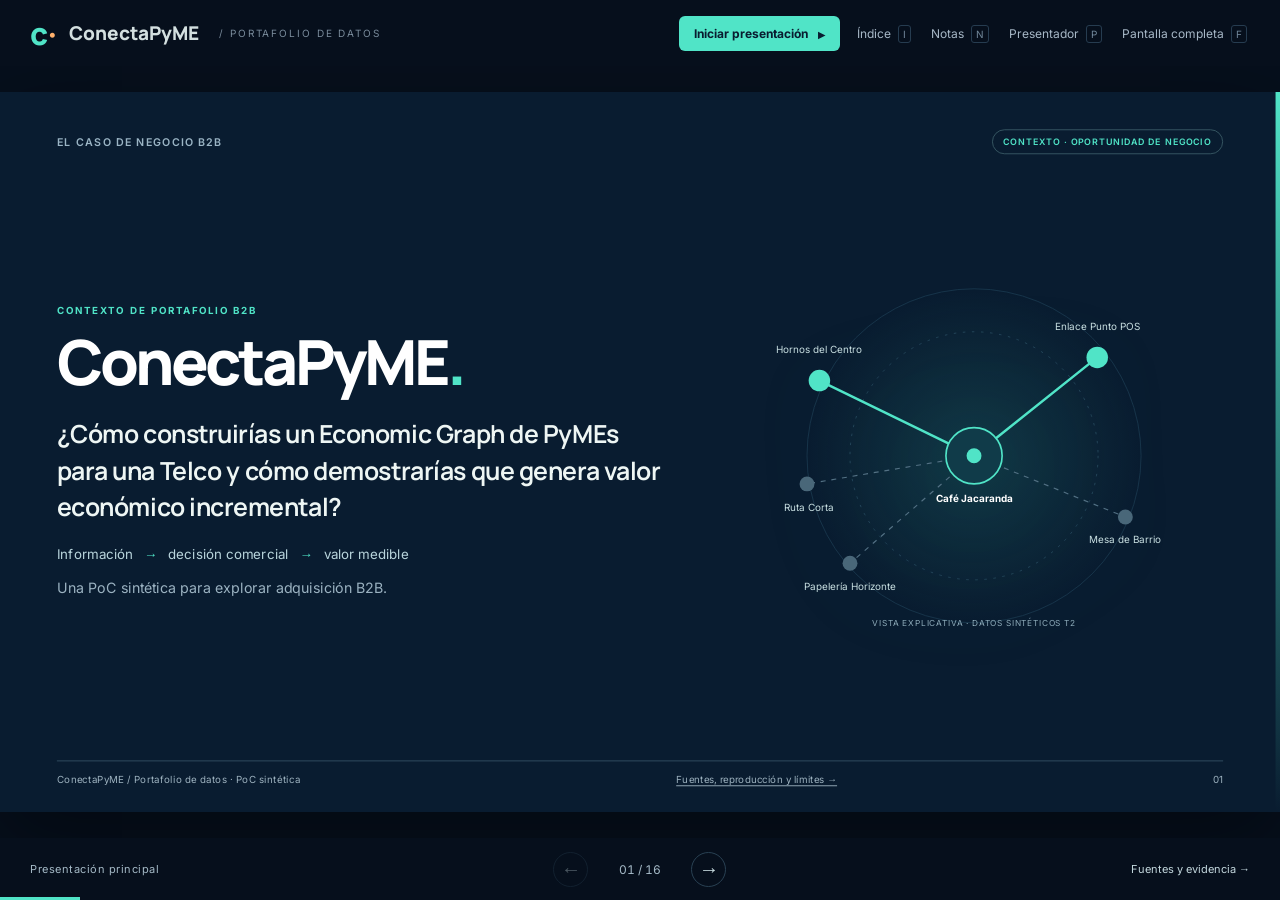
<file: presentation-showcase/index.html>
<!doctype html>
<html lang="es-MX">
<head>
  <meta charset="utf-8">
  <meta name="viewport" content="width=device-width,initial-scale=1">
  <meta name="description" content="Defensa de ConectaPyME basada en código, pruebas y ejecución offline. Datos sintéticos; valor comercial pendiente de validar.">
  <title>ConectaPyME — ConectaPyME: caso de negocio B2B</title>
  <link rel="icon" href="assets/favicon.svg" type="image/svg+xml">
  <link rel="stylesheet" href="style.css">
  <script defer src="data.js"></script>
  <script defer src="evidence-panels.js"></script>
  <script defer src="app.js"></script>
</head>
<body>
  <a class="skip" href="#stage">Ir a la diapositiva</a>
  <div class="appbar" aria-label="Herramientas de presentación">
    <a href="#inicio" class="brand"><span class="brand-icon">c<span>·</span></span> ConectaPyME <span class="brand-sub">/ PORTAFOLIO DE DATOS</span></a>
    <div class="app-tools">
      <button class="start-button" data-action="start">Iniciar presentación <span aria-hidden="true">▶</span></button>
      <button class="resume-button" data-action="resume" hidden>Continuar aquí</button>
      <button data-action="index" title="Índice (I)">Índice <kbd>I</kbd></button>
      <button data-action="notes" title="Notas (N)">Notas <kbd>N</kbd></button>
      <button data-action="presenter" title="Abrir vista de presentador (P)">Presentador <kbd>P</kbd></button>
      <button data-action="fullscreen" title="Pantalla completa (F)">Pantalla completa <kbd>F</kbd></button>
    </div>
  </div>
  <main id="viewport"><div id="stage" tabindex="-1" aria-label="Diapositivas"></div></main>
  <nav class="deck-nav" aria-label="Navegación entre diapositivas">
    <div class="nav-section" id="nav-section">Presentación principal</div>
    <div class="nav-center"><button data-action="prev" aria-label="Diapositiva anterior">←</button><span id="counter" aria-live="polite">01 / 16</span><button data-action="next" aria-label="Siguiente diapositiva">→</button></div>
    <div class="nav-evidence"><button data-action="evidence">Fuentes y evidencia <span>→</span></button></div>
    <div id="progress"></div>
  </nav>
  <dialog id="overlay" aria-labelledby="overlay-title"><div class="dialog-top"><h2 id="overlay-title"></h2><button class="close" aria-label="Cerrar panel">✕</button></div><div id="overlay-body"></div></dialog>
  <div id="image-viewer" hidden role="dialog" aria-modal="true" aria-label="Captura ampliada"><button class="close" aria-label="Cerrar captura">✕</button><img alt="Captura original ampliada"><p></p></div>
  <div id="presenter-view" hidden></div>
  <div id="presentation-tools" hidden><button data-action="exit-presentation">Salir · Esc</button></div>
  <div id="presentation-message" hidden role="status"><span></span><button data-action="dismiss-message" aria-label="Cerrar aviso">✕</button></div>
  <div id="status" class="sr-only" aria-live="polite"></div>
</body>
</html>
</file>
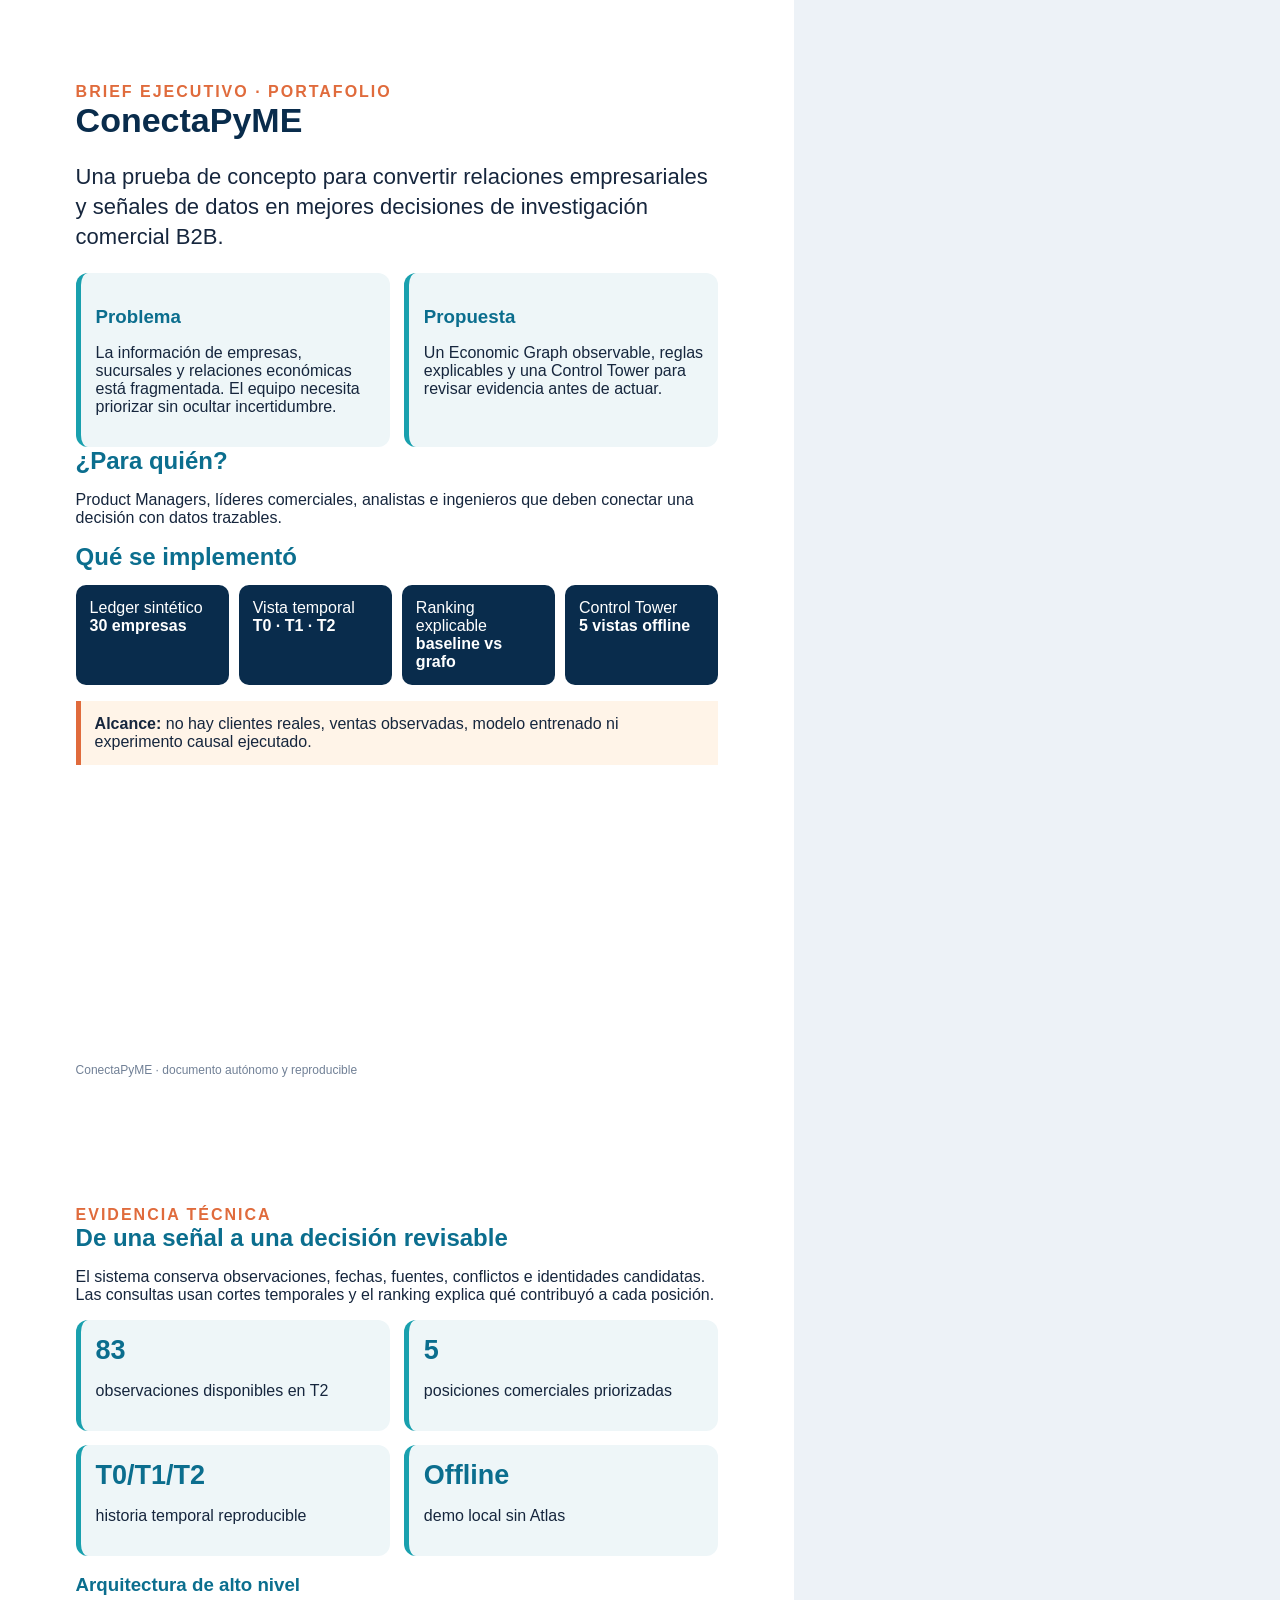
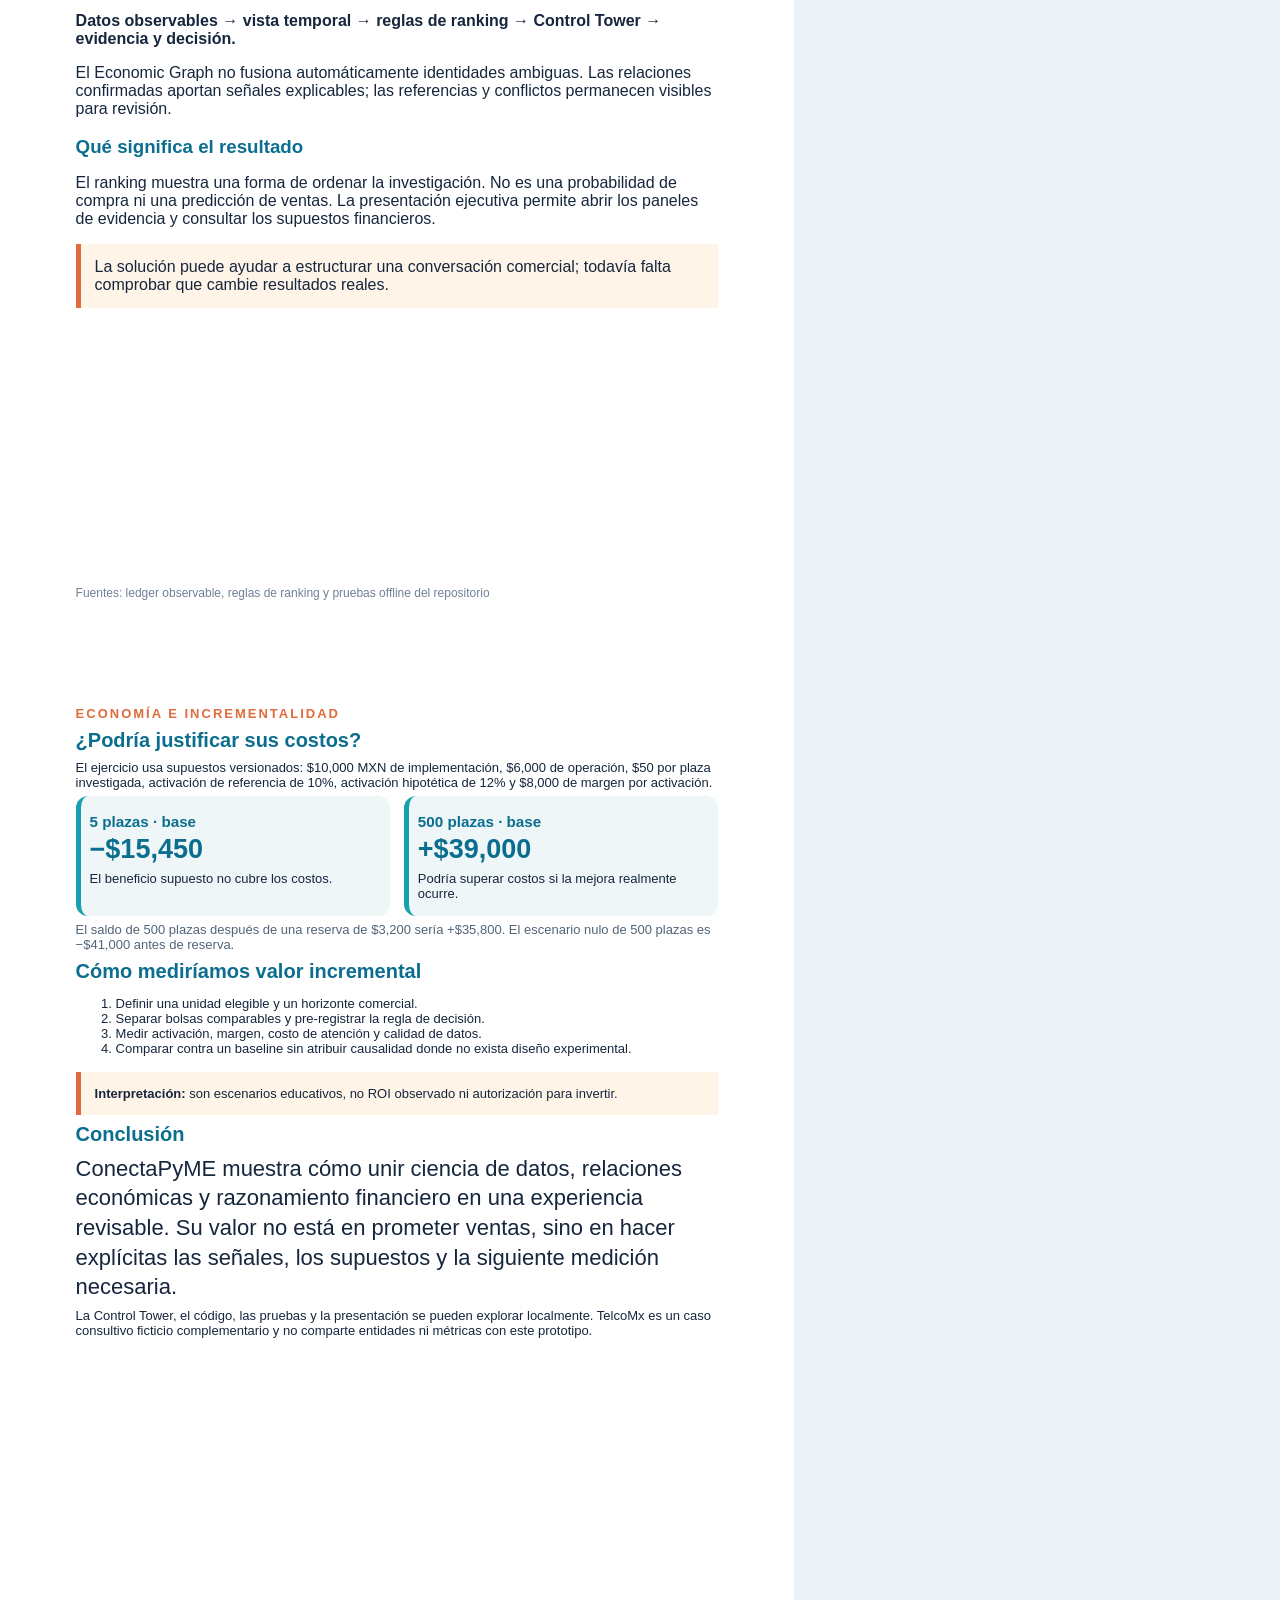
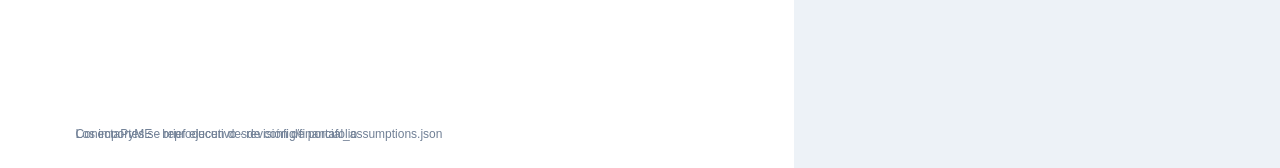
<file: briefs/conectapyme-executive-brief.html>
<!doctype html><html lang="es"><head><meta charset="utf-8"><title>ConectaPyME · Brief ejecutivo</title><style>
@page{size:A4;margin:0}*{box-sizing:border-box}body{margin:0;font:16px Arial;color:#16263d;background:#edf2f7}.page{width:210mm;height:297mm;padding:22mm 20mm;page-break-after:always;background:#fff;position:relative}.page:last-child{page-break-after:auto}h1{font-size:34px;margin:0 0 12px;color:#092c4c}h2{font-size:24px;color:#0b6e8e;margin:0 0 14px}h3{color:#0b6e8e;margin:18px 0 6px}.kicker{color:#e06b3c;text-transform:uppercase;letter-spacing:2px;font-weight:bold}.lead{font-size:22px;line-height:1.35}.grid{display:grid;grid-template-columns:1fr 1fr;gap:14px}.card{padding:15px;border-radius:12px;background:#eef6f8;border-left:5px solid #19a0ae}.metric{font-size:27px;font-weight:bold;color:#0b6e8e}.small{font-size:13px;color:#516579}.footer{position:absolute;bottom:12mm;color:#718096;font-size:12px}.pill{display:inline-block;background:#e06b3c;color:white;padding:7px 11px;border-radius:20px;margin:4px}.flow{display:flex;gap:10px;align-items:stretch}.flow div{flex:1;padding:14px;background:#092c4c;color:white;border-radius:10px}.warn{background:#fff4e8;border-left:5px solid #e06b3c;padding:14px;margin-top:16px}
</style><style>.page:nth-of-type(3){padding-top:16mm;padding-bottom:16mm;font-size:13px}.page:nth-of-type(3) h2{font-size:20px;margin:8px 0}.page:nth-of-type(3) h3{margin:8px 0 4px}.page:nth-of-type(3) p{margin:6px 0}.page:nth-of-type(3) .card{padding:9px}.page:nth-of-type(3) .footer{bottom:7mm}</style></head><body>
<section class="page"><div class="kicker">Brief ejecutivo · portafolio</div><h1>ConectaPyME</h1><p class="lead">Una prueba de concepto para convertir relaciones empresariales y señales de datos en mejores decisiones de investigación comercial B2B.</p><div class="grid"><div class="card"><h3>Problema</h3><p>La información de empresas, sucursales y relaciones económicas está fragmentada. El equipo necesita priorizar sin ocultar incertidumbre.</p></div><div class="card"><h3>Propuesta</h3><p>Un Economic Graph observable, reglas explicables y una Control Tower para revisar evidencia antes de actuar.</p></div></div><h2>¿Para quién?</h2><p>Product Managers, líderes comerciales, analistas e ingenieros que deben conectar una decisión con datos trazables.</p><h2>Qué se implementó</h2><div class="flow"><div>Ledger sintético<br><b>30 empresas</b></div><div>Vista temporal<br><b>T0 · T1 · T2</b></div><div>Ranking explicable<br><b>baseline vs grafo</b></div><div>Control Tower<br><b>5 vistas offline</b></div></div><div class="warn"><b>Alcance:</b> no hay clientes reales, ventas observadas, modelo entrenado ni experimento causal ejecutado.</div><div class="footer">ConectaPyME · documento autónomo y reproducible</div></section>
<section class="page"><div class="kicker">Evidencia técnica</div><h2>De una señal a una decisión revisable</h2><p>El sistema conserva observaciones, fechas, fuentes, conflictos e identidades candidatas. Las consultas usan cortes temporales y el ranking explica qué contribuyó a cada posición.</p><div class="grid"><div class="card"><div class="metric">83</div><p>observaciones disponibles en T2</p></div><div class="card"><div class="metric">5</div><p>posiciones comerciales priorizadas</p></div><div class="card"><div class="metric">T0/T1/T2</div><p>historia temporal reproducible</p></div><div class="card"><div class="metric">Offline</div><p>demo local sin Atlas</p></div></div><h3>Arquitectura de alto nivel</h3><p><b>Datos observables → vista temporal → reglas de ranking → Control Tower → evidencia y decisión.</b></p><p>El Economic Graph no fusiona automáticamente identidades ambiguas. Las relaciones confirmadas aportan señales explicables; las referencias y conflictos permanecen visibles para revisión.</p><h3>Qué significa el resultado</h3><p>El ranking muestra una forma de ordenar la investigación. No es una probabilidad de compra ni una predicción de ventas. La presentación ejecutiva permite abrir los paneles de evidencia y consultar los supuestos financieros.</p><div class="warn">La solución puede ayudar a estructurar una conversación comercial; todavía falta comprobar que cambie resultados reales.</div><div class="footer">Fuentes: ledger observable, reglas de ranking y pruebas offline del repositorio</div></section>
<section class="page"><div class="kicker">Economía e incrementalidad</div><h2>¿Podría justificar sus costos?</h2><p>El ejercicio usa supuestos versionados: $10,000 MXN de implementación, $6,000 de operación, $50 por plaza investigada, activación de referencia de 10%, activación hipotética de 12% y $8,000 de margen por activación.</p><div class="grid"><div class="card"><h3>5 plazas · base</h3><div class="metric">−$15,450</div><p>El beneficio supuesto no cubre los costos.</p></div><div class="card"><h3>500 plazas · base</h3><div class="metric">+$39,000</div><p>Podría superar costos si la mejora realmente ocurre.</p></div></div><p class="small">El saldo de 500 plazas después de una reserva de $3,200 sería +$35,800. El escenario nulo de 500 plazas es −$41,000 antes de reserva.</p><h2>Cómo mediríamos valor incremental</h2><ol><li>Definir una unidad elegible y un horizonte comercial.</li><li>Separar bolsas comparables y pre-registrar la regla de decisión.</li><li>Medir activación, margen, costo de atención y calidad de datos.</li><li>Comparar contra un baseline sin atribuir causalidad donde no exista diseño experimental.</li></ol><div class="warn"><b>Interpretación:</b> son escenarios educativos, no ROI observado ni autorización para invertir.</div><div class="footer">Los importes se reproducen desde config/financial_assumptions.json</div><h2>Conclusión</h2><p class="lead">ConectaPyME muestra cómo unir ciencia de datos, relaciones económicas y razonamiento financiero en una experiencia revisable. Su valor no está en prometer ventas, sino en hacer explícitas las señales, los supuestos y la siguiente medición necesaria.</p><p>La Control Tower, el código, las pruebas y la presentación se pueden explorar localmente. TelcoMx es un caso consultivo ficticio complementario y no comparte entidades ni métricas con este prototipo.</p><div class="footer">ConectaPyME · brief ejecutivo · revisión de portafolio</div></section>
</body></html>
</file>
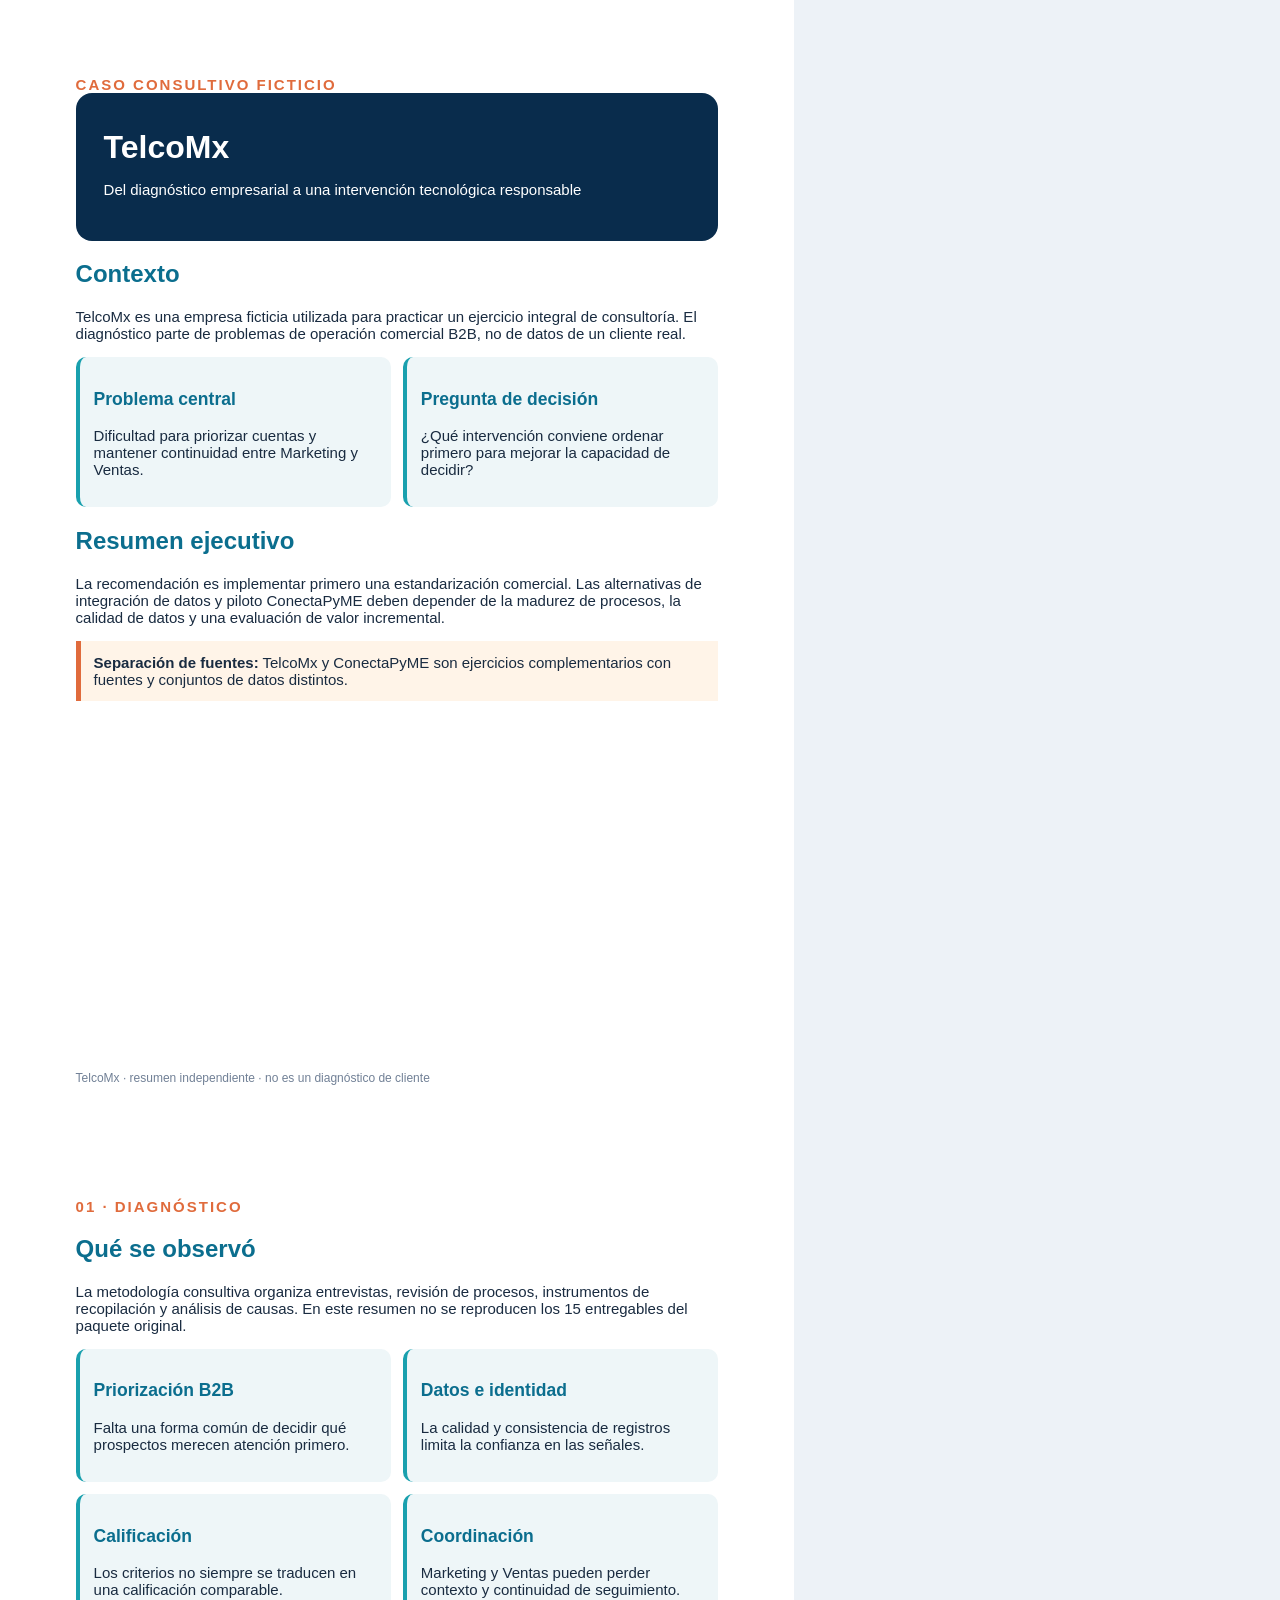
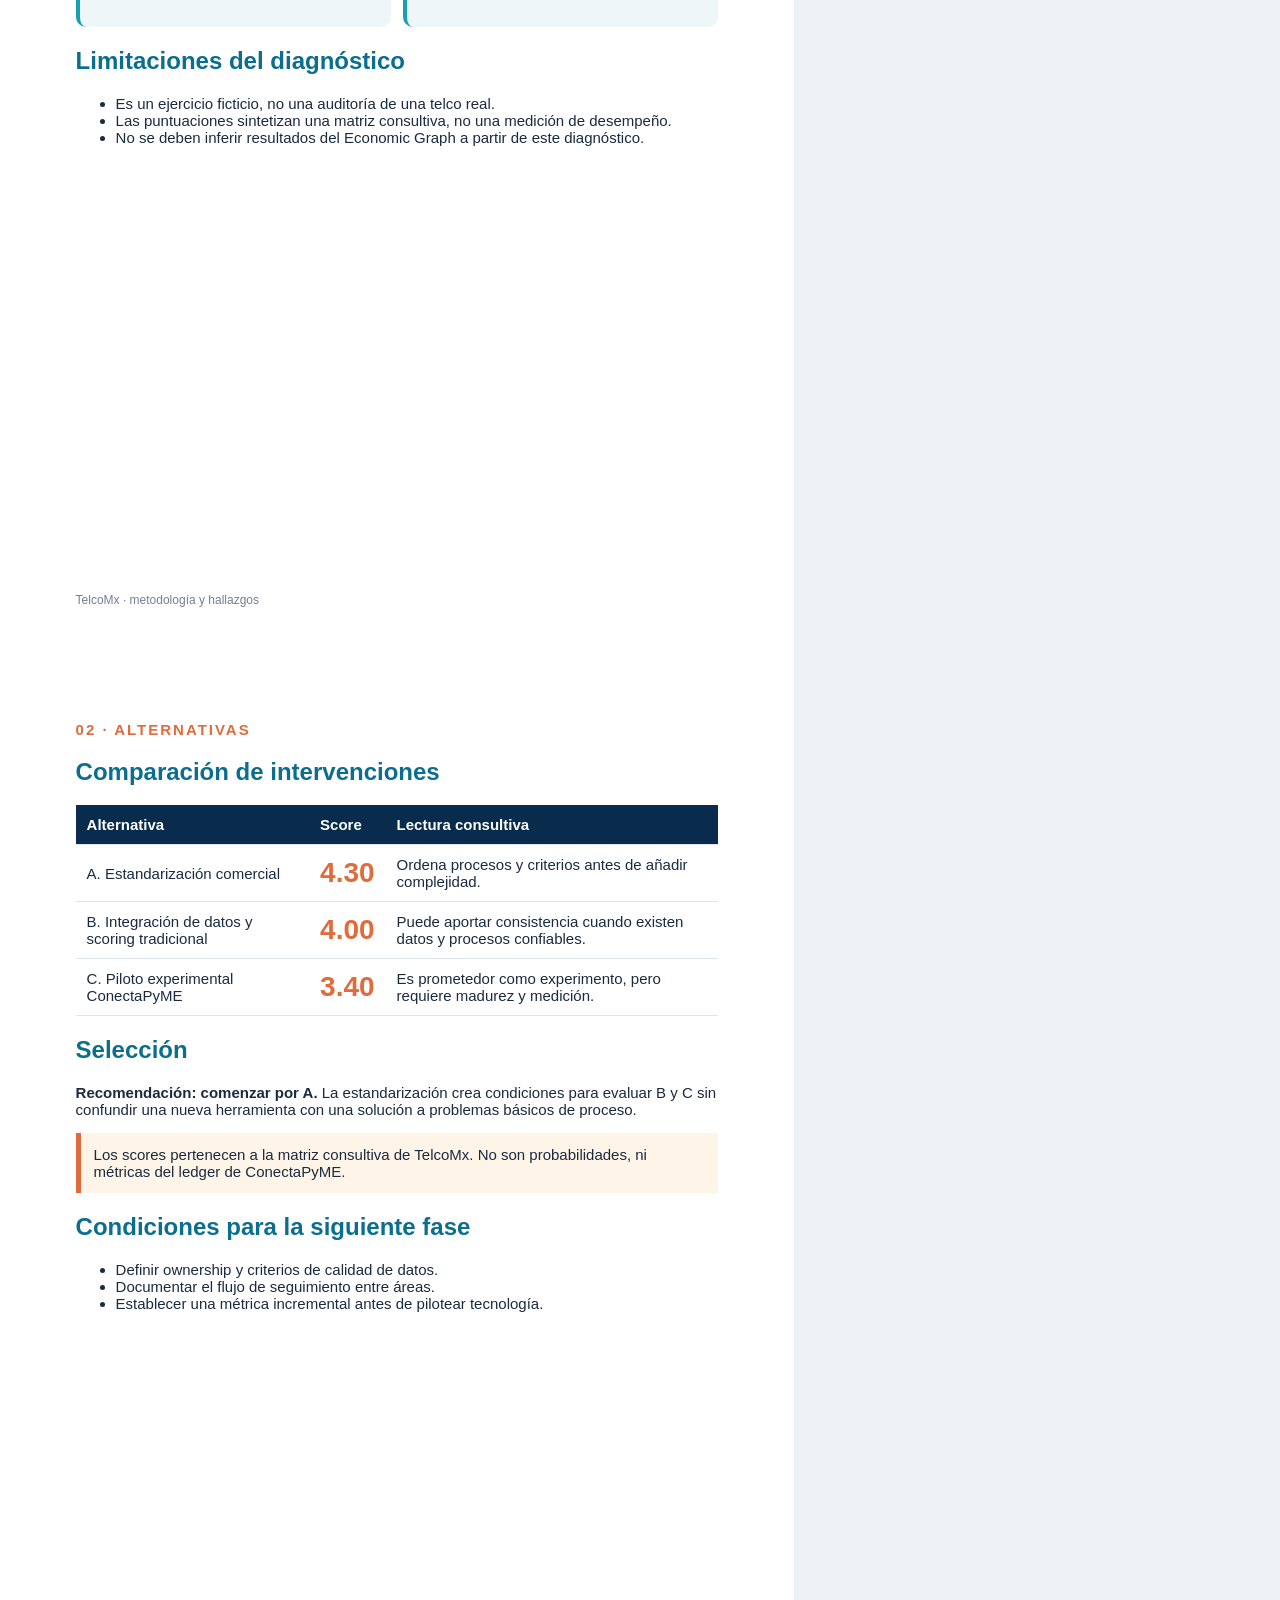
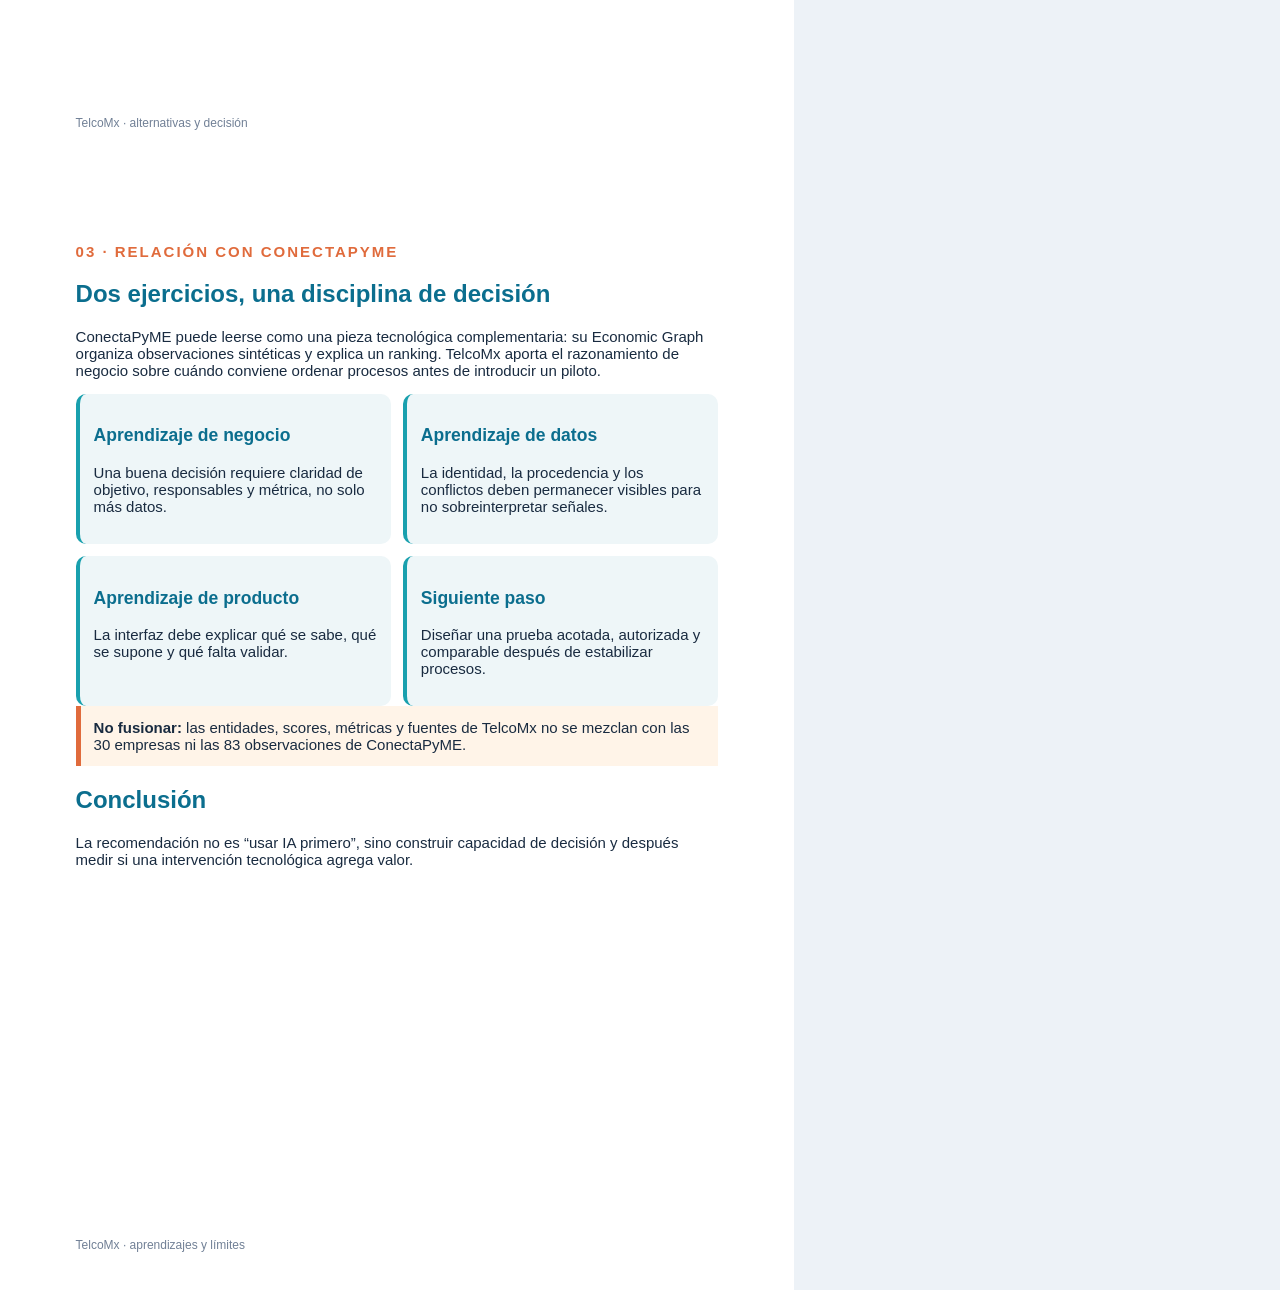
<file: case-studies/telcomx/telcomx-case-study.html>
<!doctype html><html lang="es"><head><meta charset="utf-8"><title>TelcoMx · Caso de estudio</title><style>
@page{size:A4;margin:0}*{box-sizing:border-box}body{margin:0;font:15px Arial;color:#192b40;background:#edf2f7}.page{width:210mm;height:297mm;padding:20mm;page-break-after:always;background:#fff;position:relative}.page:last-child{page-break-after:auto}h1{font-size:32px;color:#092c4c;margin:8px 0 15px}h2{color:#0b6e8e;font-size:24px}h3{color:#0b6e8e}.tag{color:#e06b3c;text-transform:uppercase;letter-spacing:2px;font-weight:bold}.hero{background:#092c4c;color:#fff;padding:28px;border-radius:16px}.hero h1{color:white}.grid{display:grid;grid-template-columns:1fr 1fr;gap:12px}.card{padding:14px;background:#eef6f8;border-radius:10px;border-left:4px solid #19a0ae}.score{font-size:28px;font-weight:bold;color:#e06b3c}table{width:100%;border-collapse:collapse}th,td{padding:11px;border-bottom:1px solid #dbe5ed;text-align:left}th{background:#092c4c;color:white}.note{padding:13px;background:#fff4e8;border-left:5px solid #e06b3c}.footer{position:absolute;bottom:10mm;color:#718096;font-size:12px}
</style></head><body>
<section class="page"><div class="tag">Caso consultivo ficticio</div><div class="hero"><h1>TelcoMx</h1><p>Del diagnóstico empresarial a una intervención tecnológica responsable</p></div><h2>Contexto</h2><p>TelcoMx es una empresa ficticia utilizada para practicar un ejercicio integral de consultoría. El diagnóstico parte de problemas de operación comercial B2B, no de datos de un cliente real.</p><div class="grid"><div class="card"><h3>Problema central</h3><p>Dificultad para priorizar cuentas y mantener continuidad entre Marketing y Ventas.</p></div><div class="card"><h3>Pregunta de decisión</h3><p>¿Qué intervención conviene ordenar primero para mejorar la capacidad de decidir?</p></div></div><h2>Resumen ejecutivo</h2><p>La recomendación es implementar primero una estandarización comercial. Las alternativas de integración de datos y piloto ConectaPyME deben depender de la madurez de procesos, la calidad de datos y una evaluación de valor incremental.</p><div class="note"><b>Separación de fuentes:</b> TelcoMx y ConectaPyME son ejercicios complementarios con fuentes y conjuntos de datos distintos.</div><div class="footer">TelcoMx · resumen independiente · no es un diagnóstico de cliente</div></section>
<section class="page"><div class="tag">01 · Diagnóstico</div><h2>Qué se observó</h2><p>La metodología consultiva organiza entrevistas, revisión de procesos, instrumentos de recopilación y análisis de causas. En este resumen no se reproducen los 15 entregables del paquete original.</p><div class="grid"><div class="card"><h3>Priorización B2B</h3><p>Falta una forma común de decidir qué prospectos merecen atención primero.</p></div><div class="card"><h3>Datos e identidad</h3><p>La calidad y consistencia de registros limita la confianza en las señales.</p></div><div class="card"><h3>Calificación</h3><p>Los criterios no siempre se traducen en una calificación comparable.</p></div><div class="card"><h3>Coordinación</h3><p>Marketing y Ventas pueden perder contexto y continuidad de seguimiento.</p></div></div><h2>Limitaciones del diagnóstico</h2><ul><li>Es un ejercicio ficticio, no una auditoría de una telco real.</li><li>Las puntuaciones sintetizan una matriz consultiva, no una medición de desempeño.</li><li>No se deben inferir resultados del Economic Graph a partir de este diagnóstico.</li></ul><div class="footer">TelcoMx · metodología y hallazgos</div></section>
<section class="page"><div class="tag">02 · Alternativas</div><h2>Comparación de intervenciones</h2><table><tr><th>Alternativa</th><th>Score</th><th>Lectura consultiva</th></tr><tr><td>A. Estandarización comercial</td><td class="score">4.30</td><td>Ordena procesos y criterios antes de añadir complejidad.</td></tr><tr><td>B. Integración de datos y scoring tradicional</td><td class="score">4.00</td><td>Puede aportar consistencia cuando existen datos y procesos confiables.</td></tr><tr><td>C. Piloto experimental ConectaPyME</td><td class="score">3.40</td><td>Es prometedor como experimento, pero requiere madurez y medición.</td></tr></table><h2>Selección</h2><p><b>Recomendación: comenzar por A.</b> La estandarización crea condiciones para evaluar B y C sin confundir una nueva herramienta con una solución a problemas básicos de proceso.</p><div class="note">Los scores pertenecen a la matriz consultiva de TelcoMx. No son probabilidades, ni métricas del ledger de ConectaPyME.</div><h2>Condiciones para la siguiente fase</h2><ul><li>Definir ownership y criterios de calidad de datos.</li><li>Documentar el flujo de seguimiento entre áreas.</li><li>Establecer una métrica incremental antes de pilotear tecnología.</li></ul><div class="footer">TelcoMx · alternativas y decisión</div></section>
<section class="page"><div class="tag">03 · Relación con ConectaPyME</div><h2>Dos ejercicios, una disciplina de decisión</h2><p>ConectaPyME puede leerse como una pieza tecnológica complementaria: su Economic Graph organiza observaciones sintéticas y explica un ranking. TelcoMx aporta el razonamiento de negocio sobre cuándo conviene ordenar procesos antes de introducir un piloto.</p><div class="grid"><div class="card"><h3>Aprendizaje de negocio</h3><p>Una buena decisión requiere claridad de objetivo, responsables y métrica, no solo más datos.</p></div><div class="card"><h3>Aprendizaje de datos</h3><p>La identidad, la procedencia y los conflictos deben permanecer visibles para no sobreinterpretar señales.</p></div><div class="card"><h3>Aprendizaje de producto</h3><p>La interfaz debe explicar qué se sabe, qué se supone y qué falta validar.</p></div><div class="card"><h3>Siguiente paso</h3><p>Diseñar una prueba acotada, autorizada y comparable después de estabilizar procesos.</p></div></div><div class="note"><b>No fusionar:</b> las entidades, scores, métricas y fuentes de TelcoMx no se mezclan con las 30 empresas ni las 83 observaciones de ConectaPyME.</div><h2>Conclusión</h2><p>La recomendación no es “usar IA primero”, sino construir capacidad de decisión y después medir si una intervención tecnológica agrega valor.</p><div class="footer">TelcoMx · aprendizajes y límites</div></section></body></html>
</file>
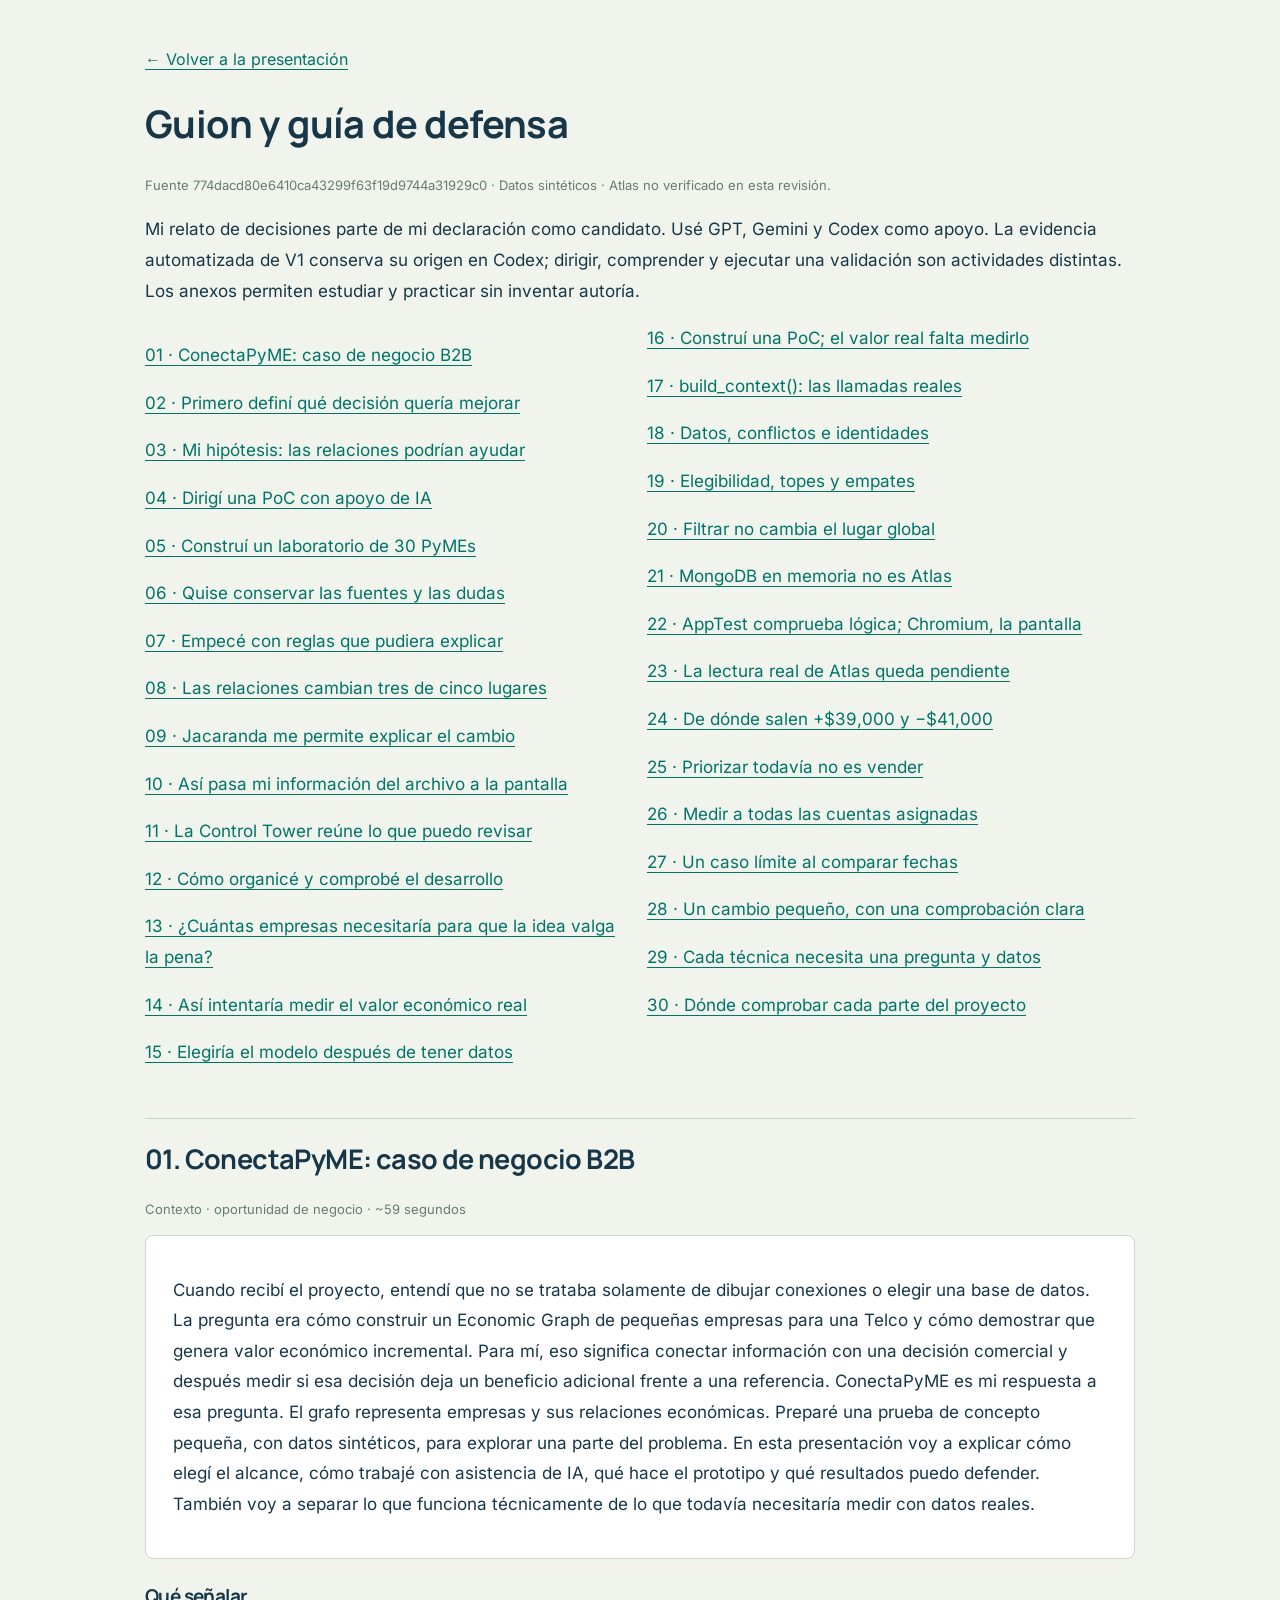
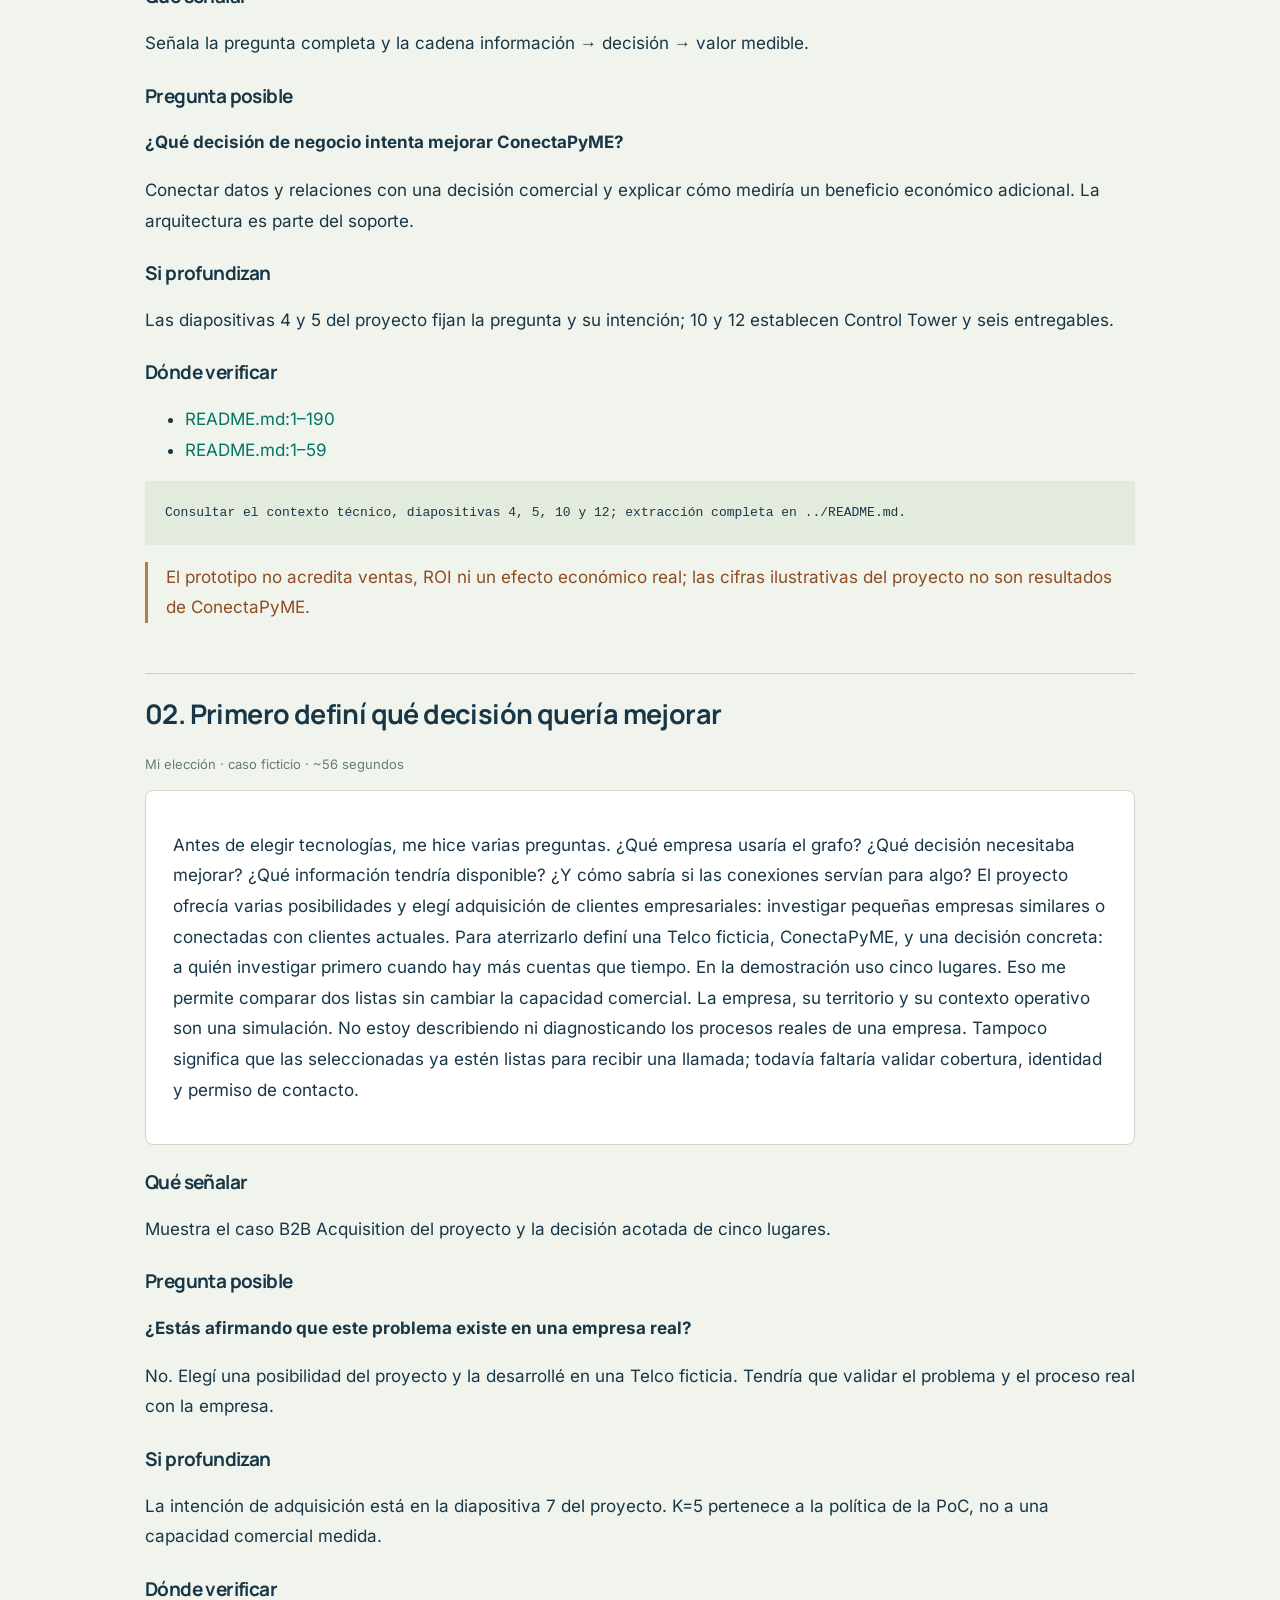
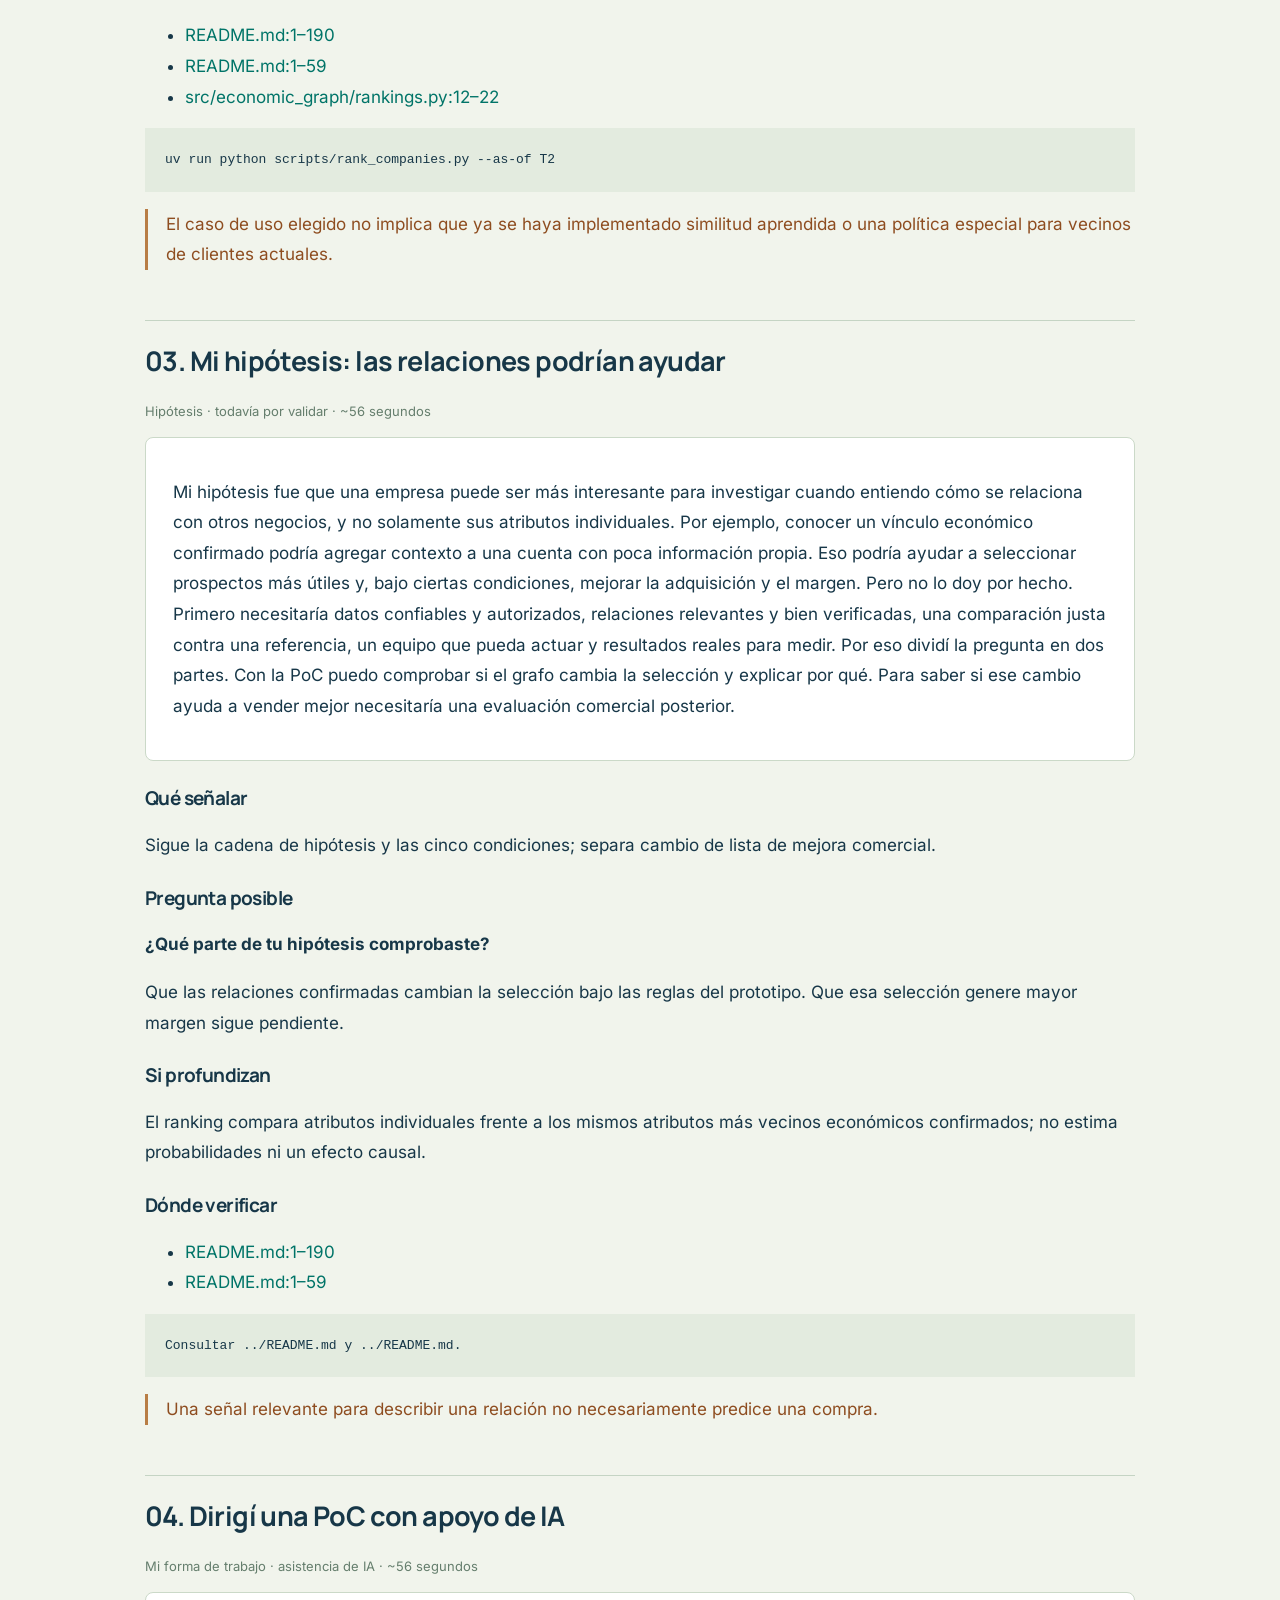
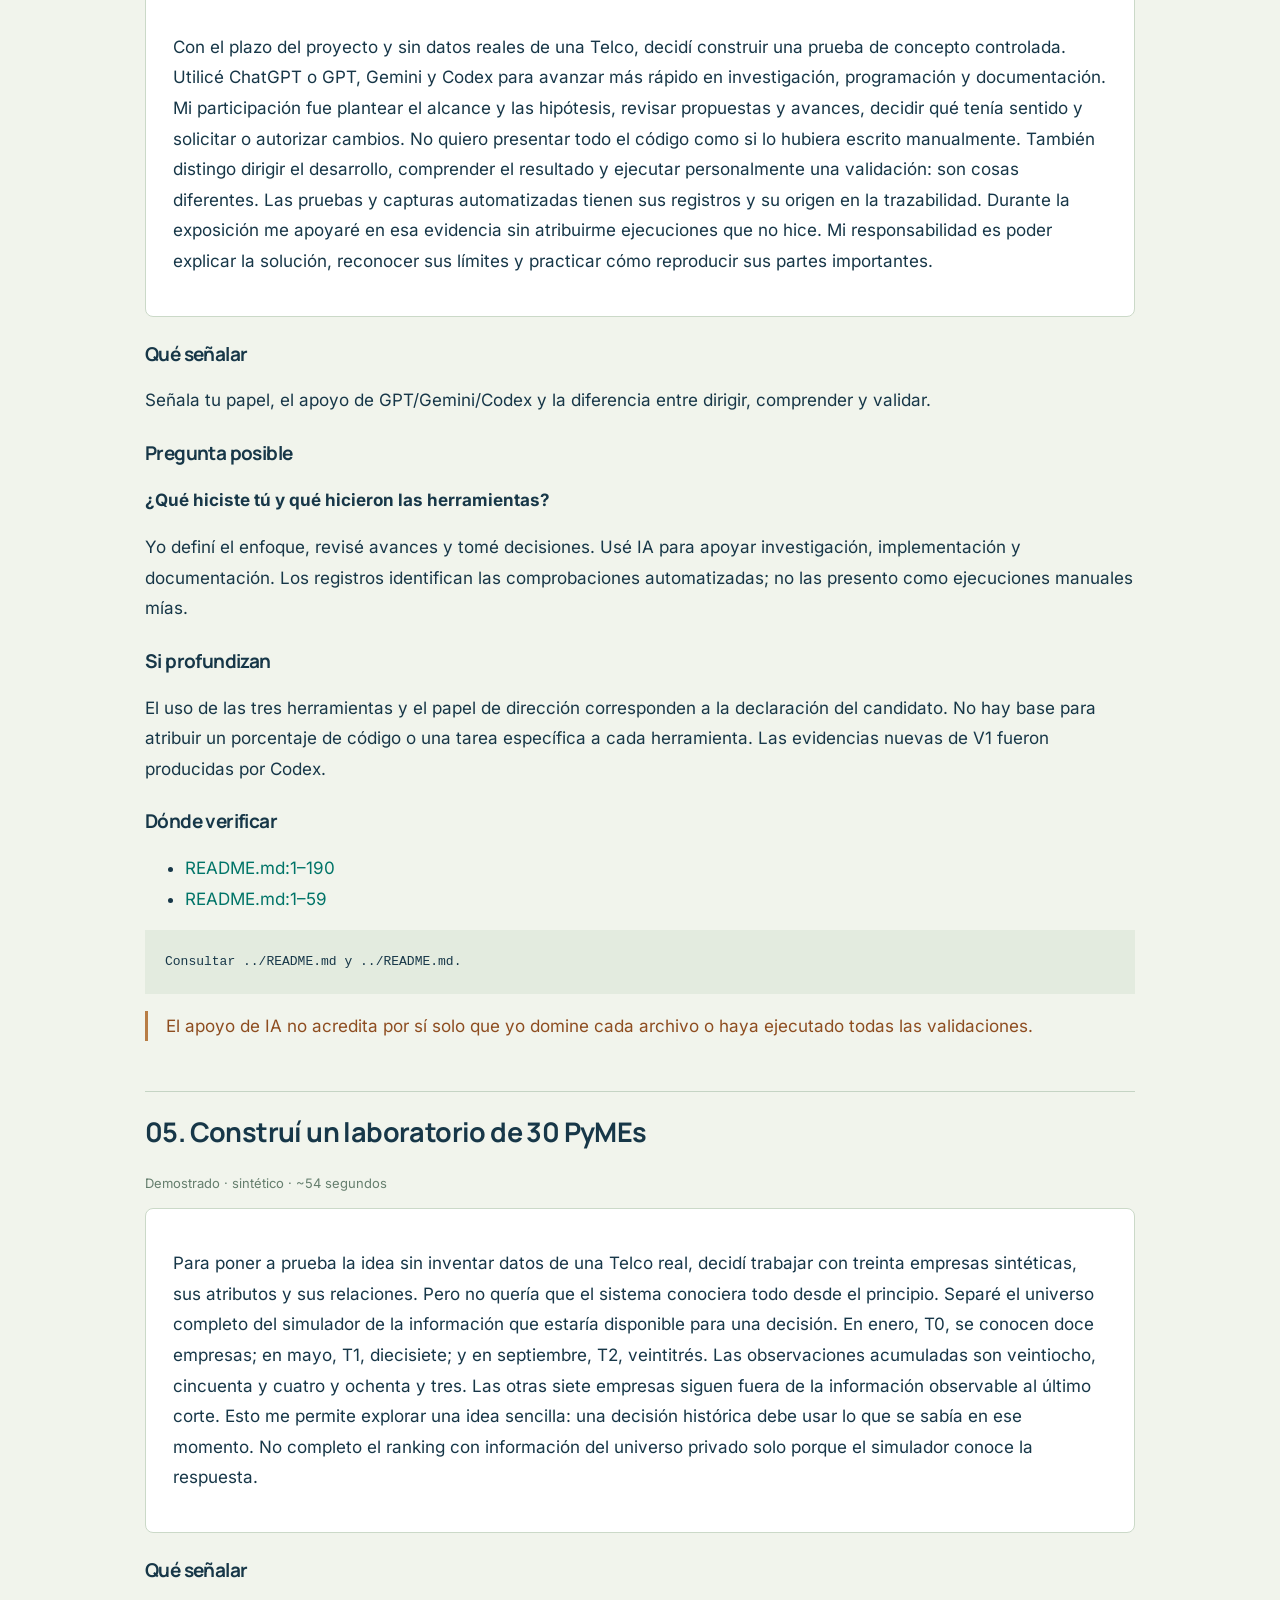
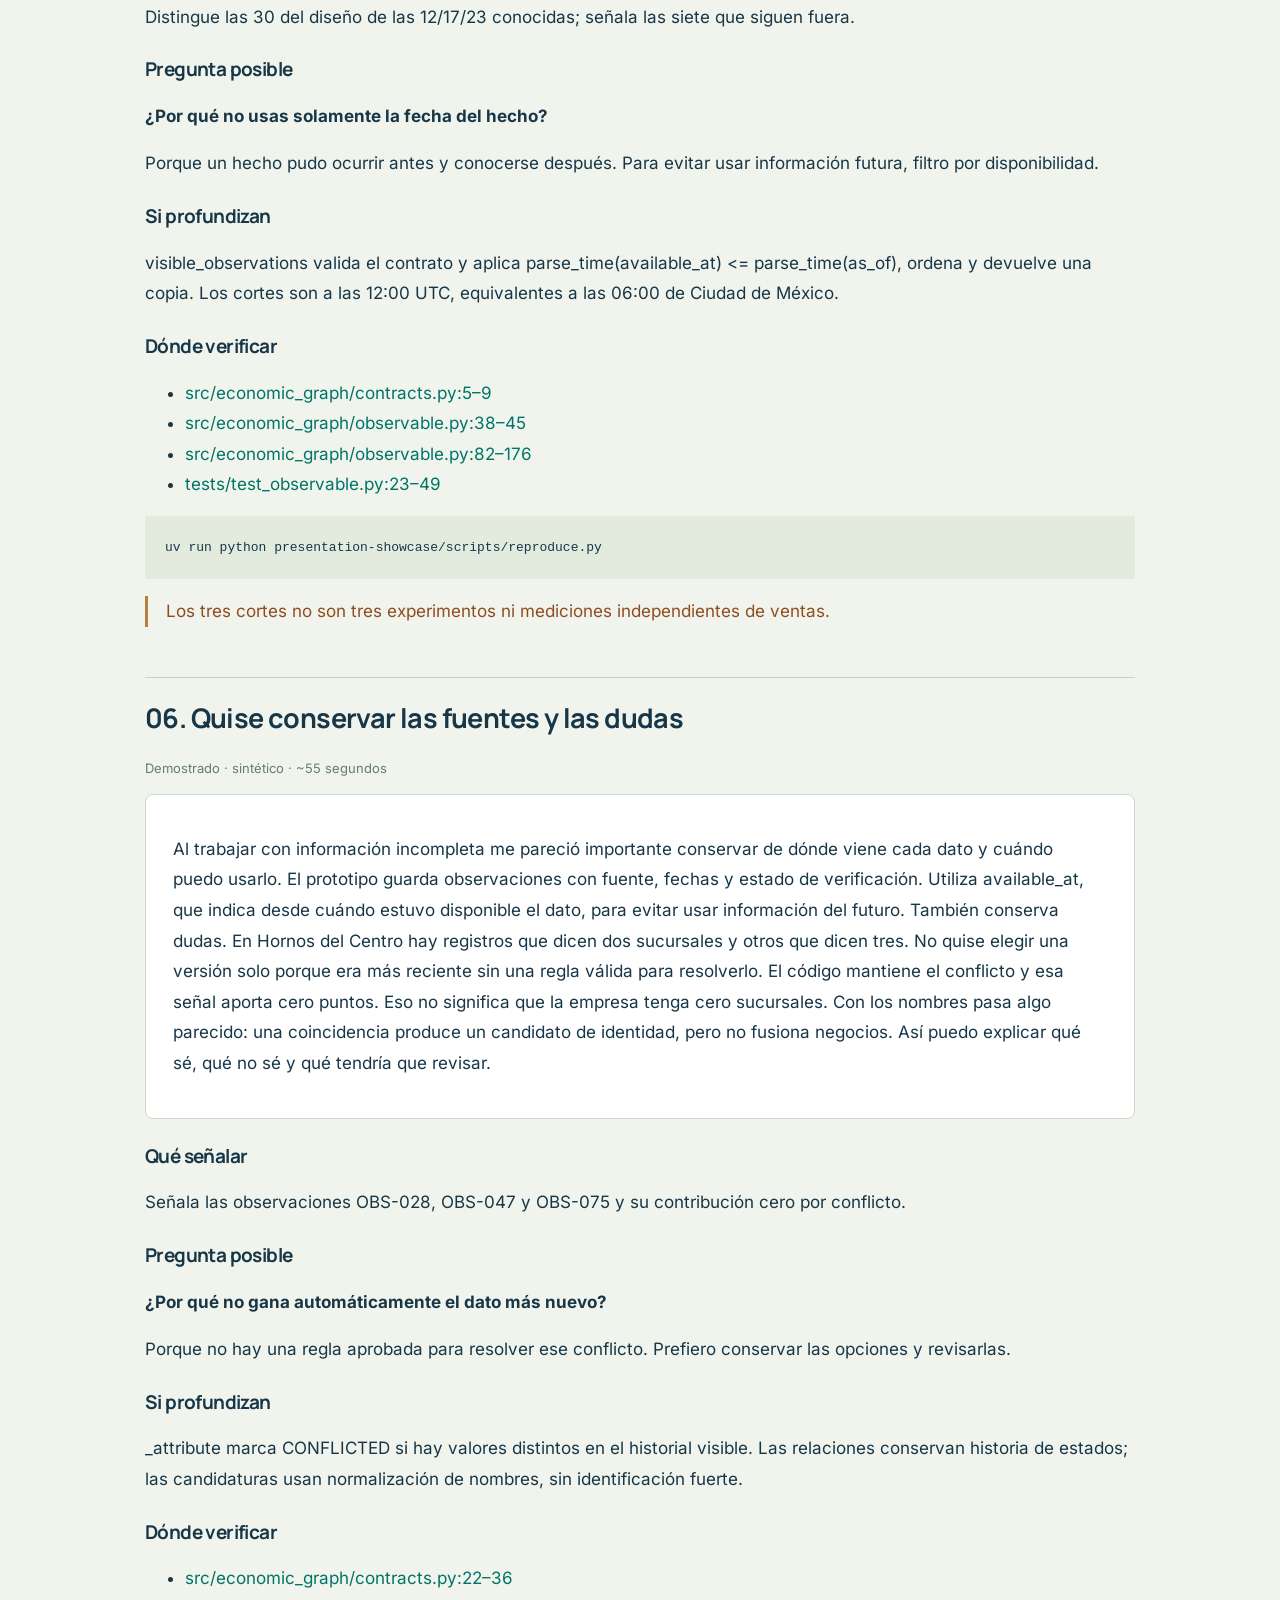
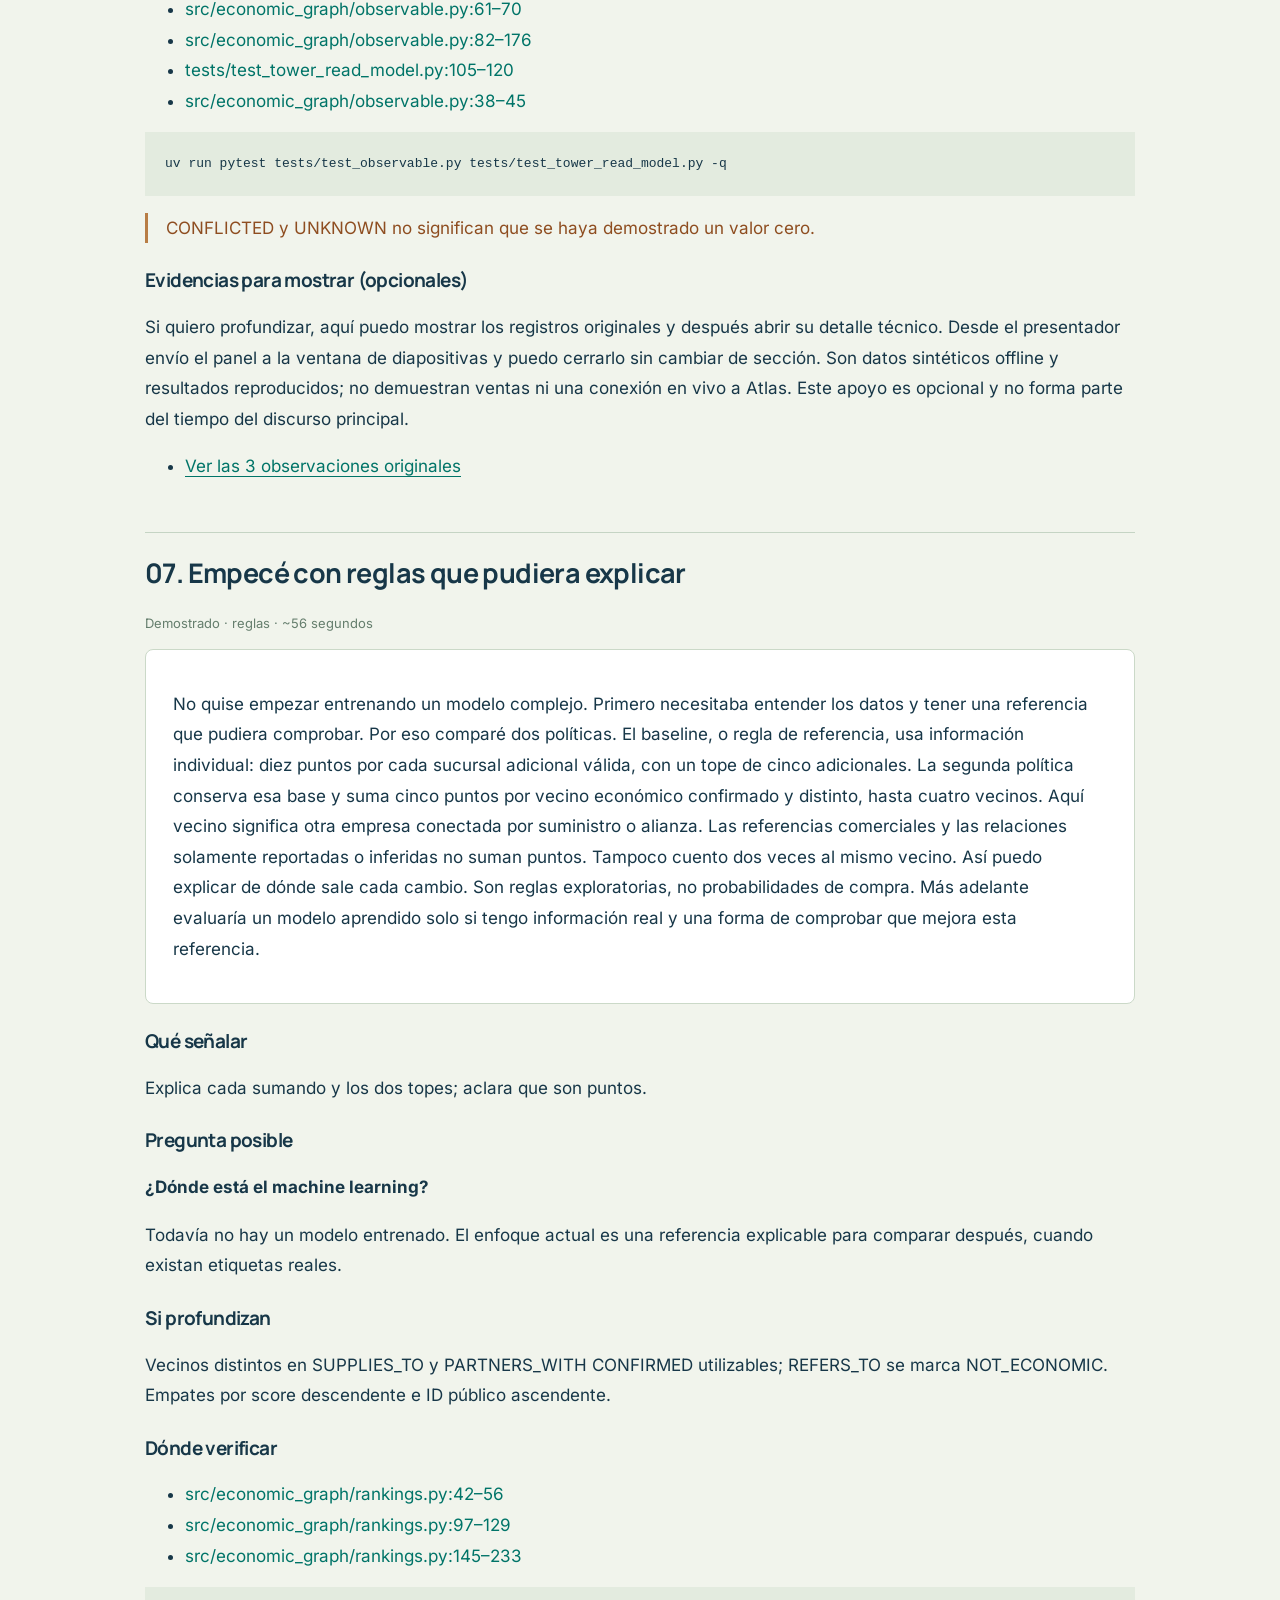
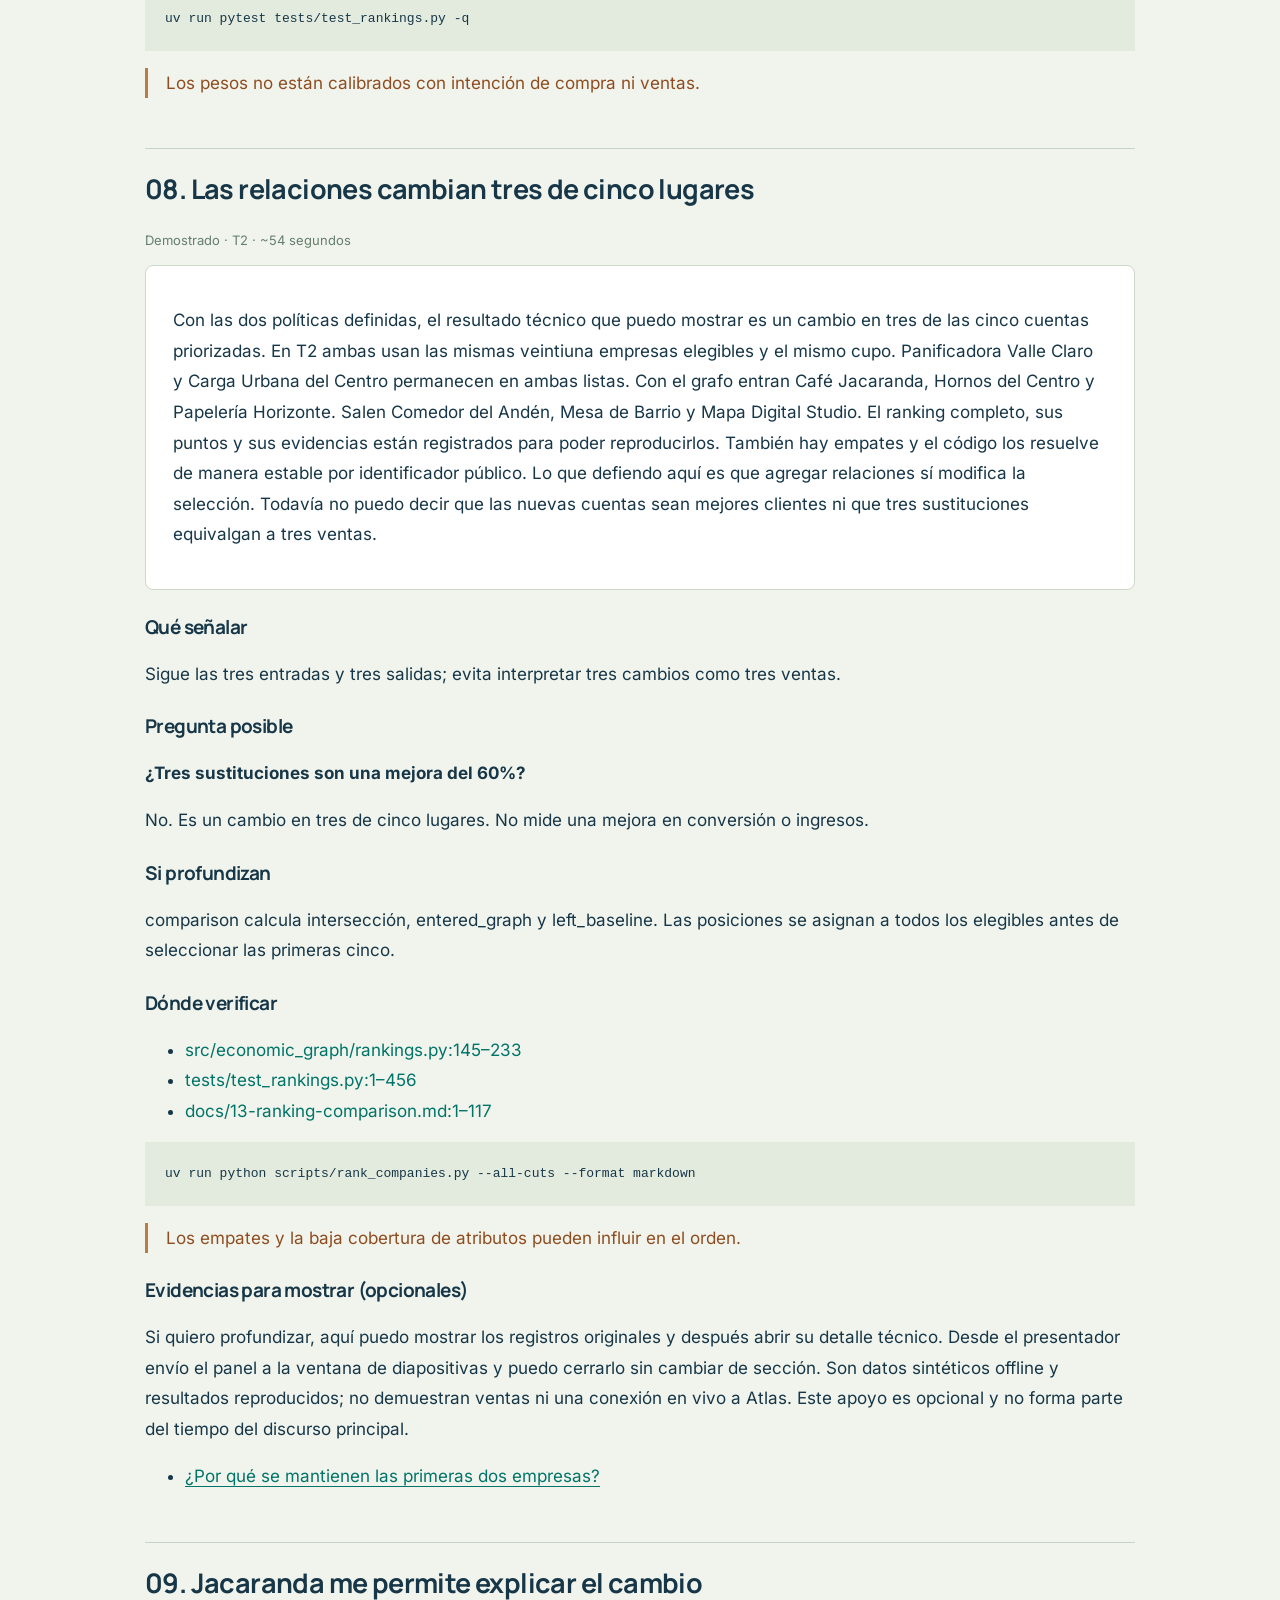
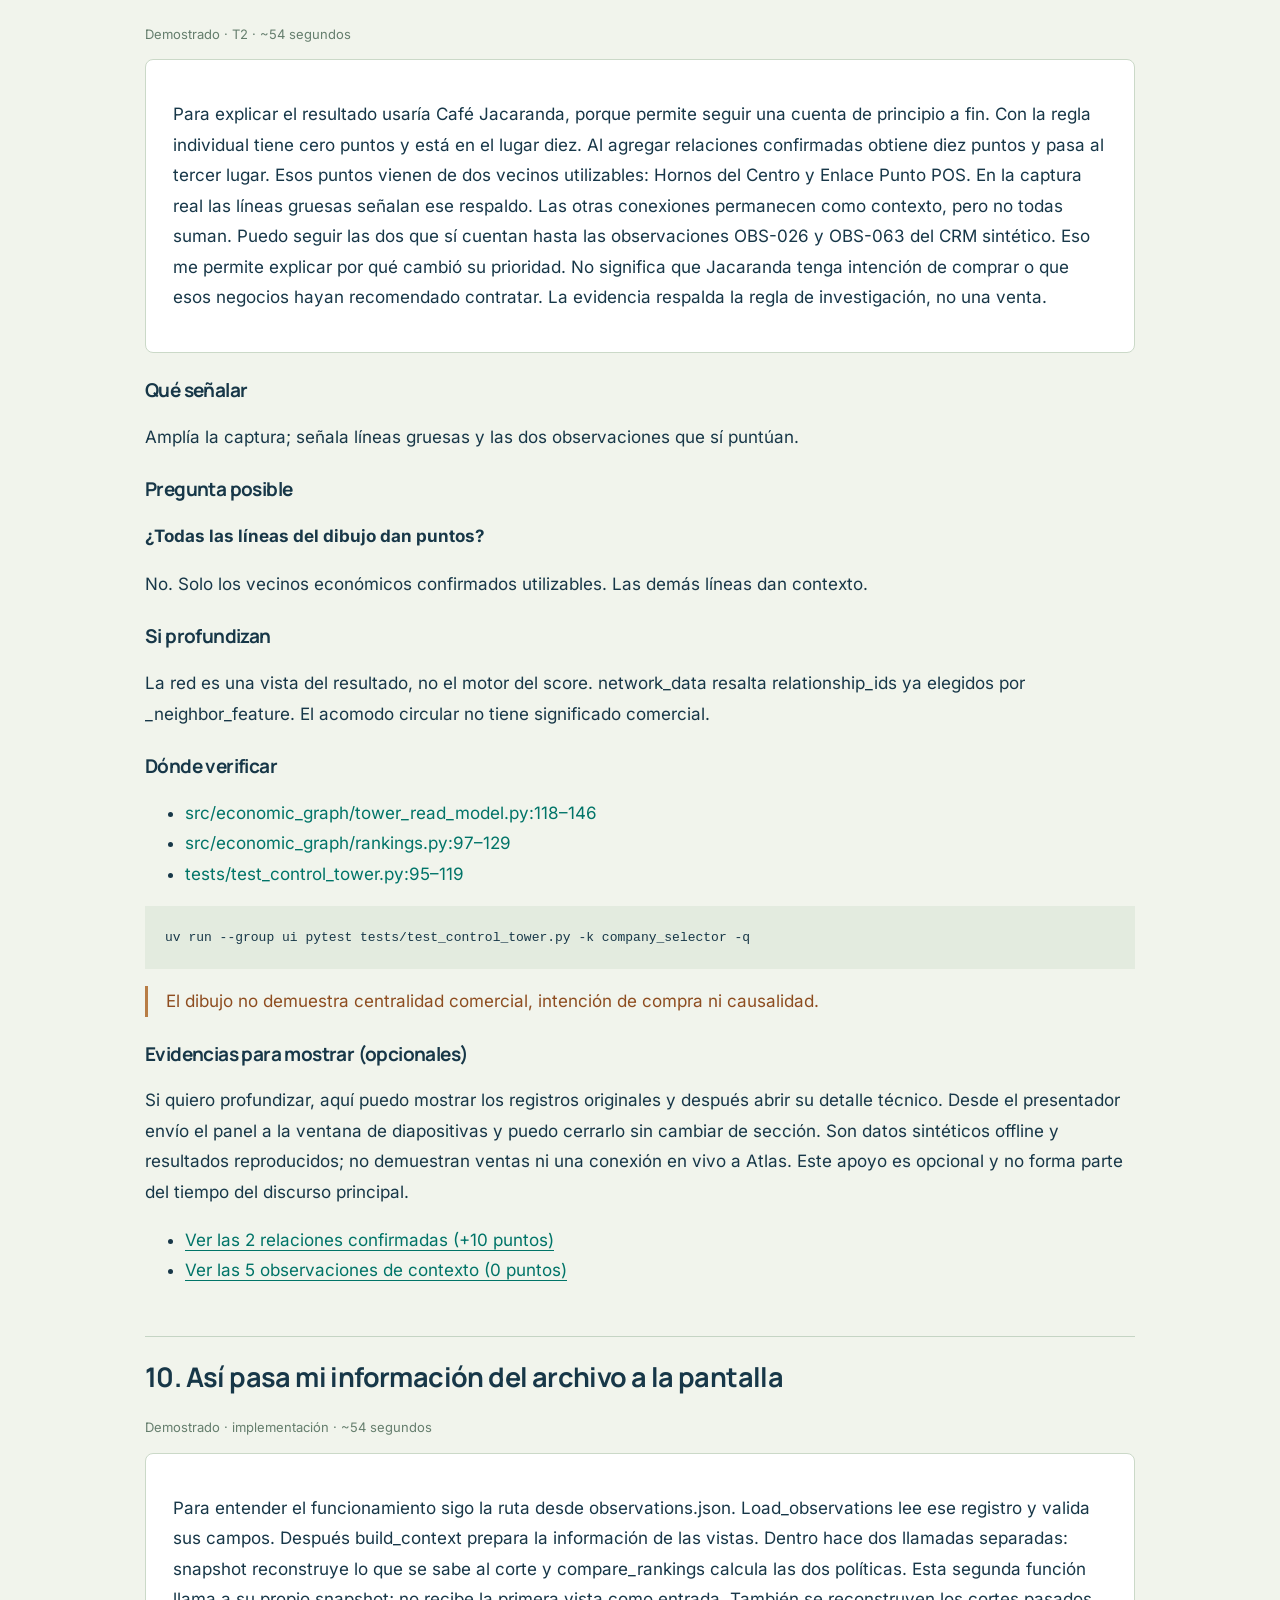
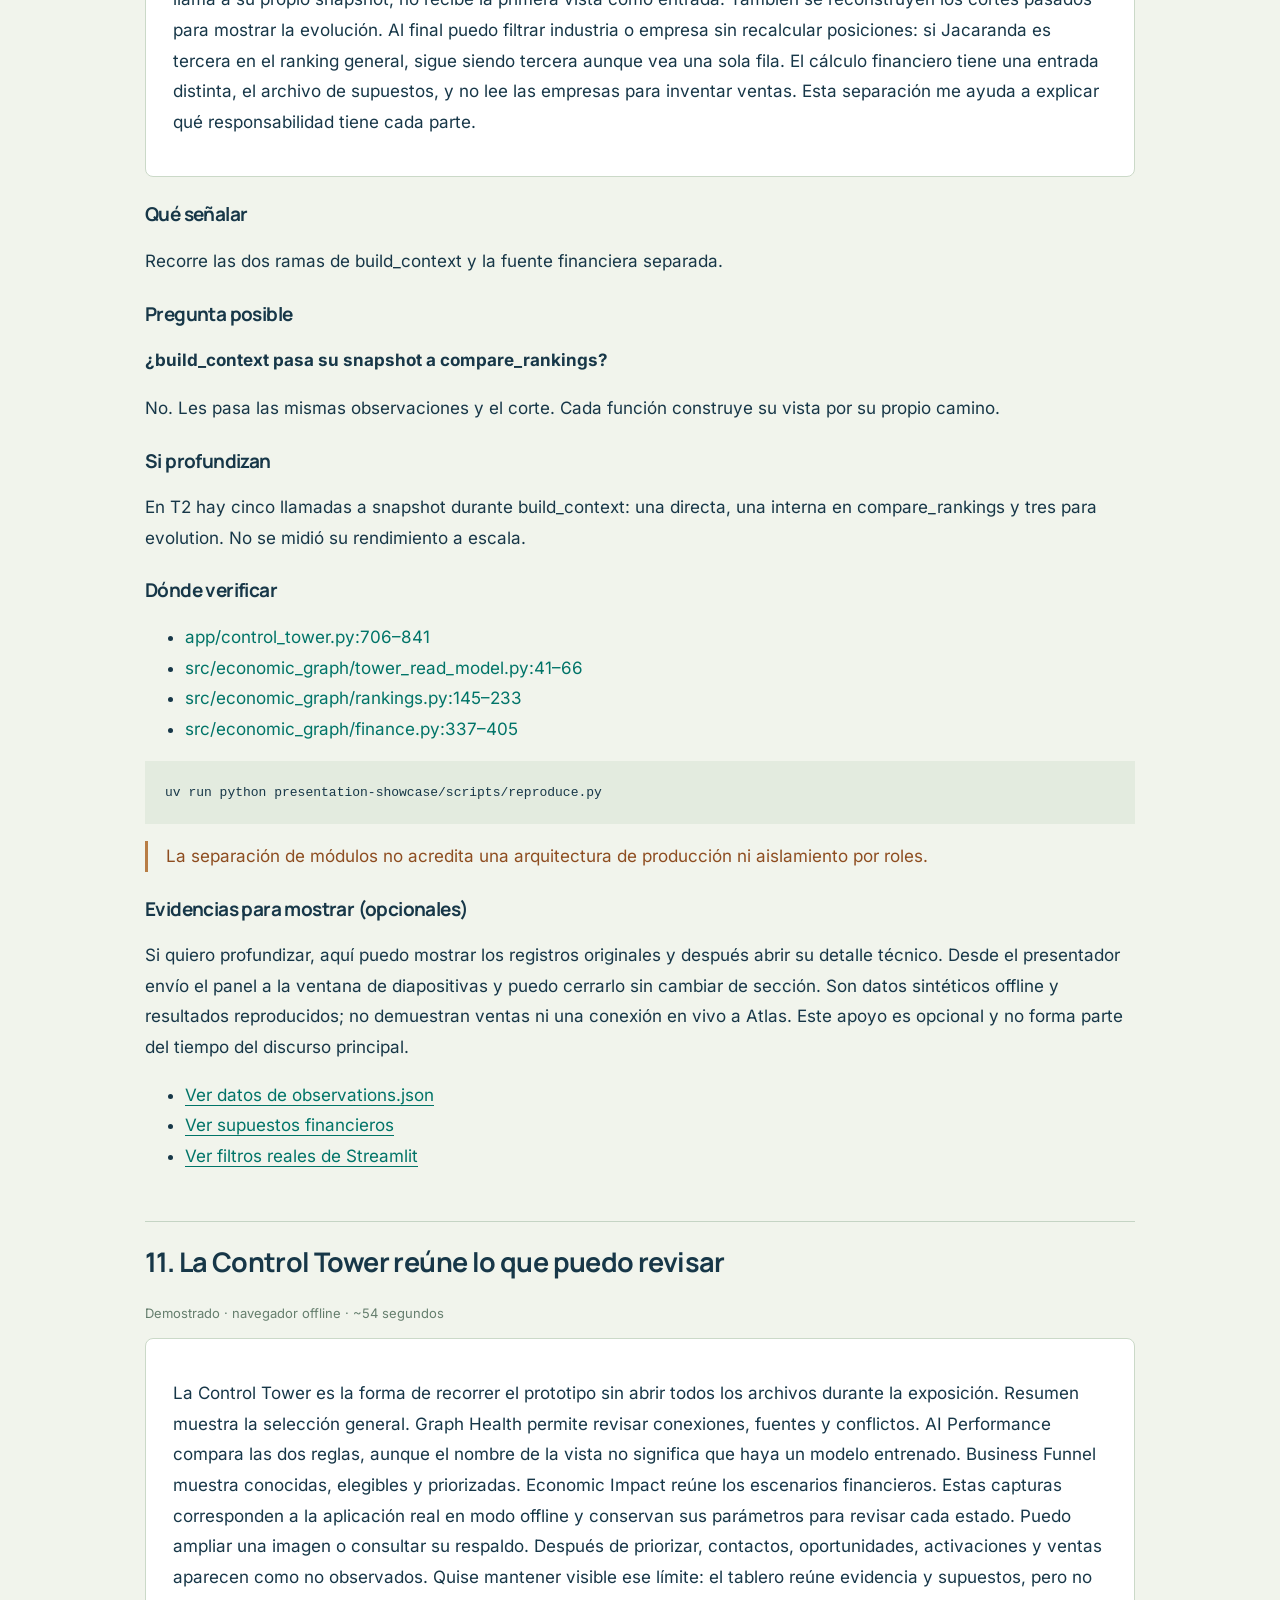
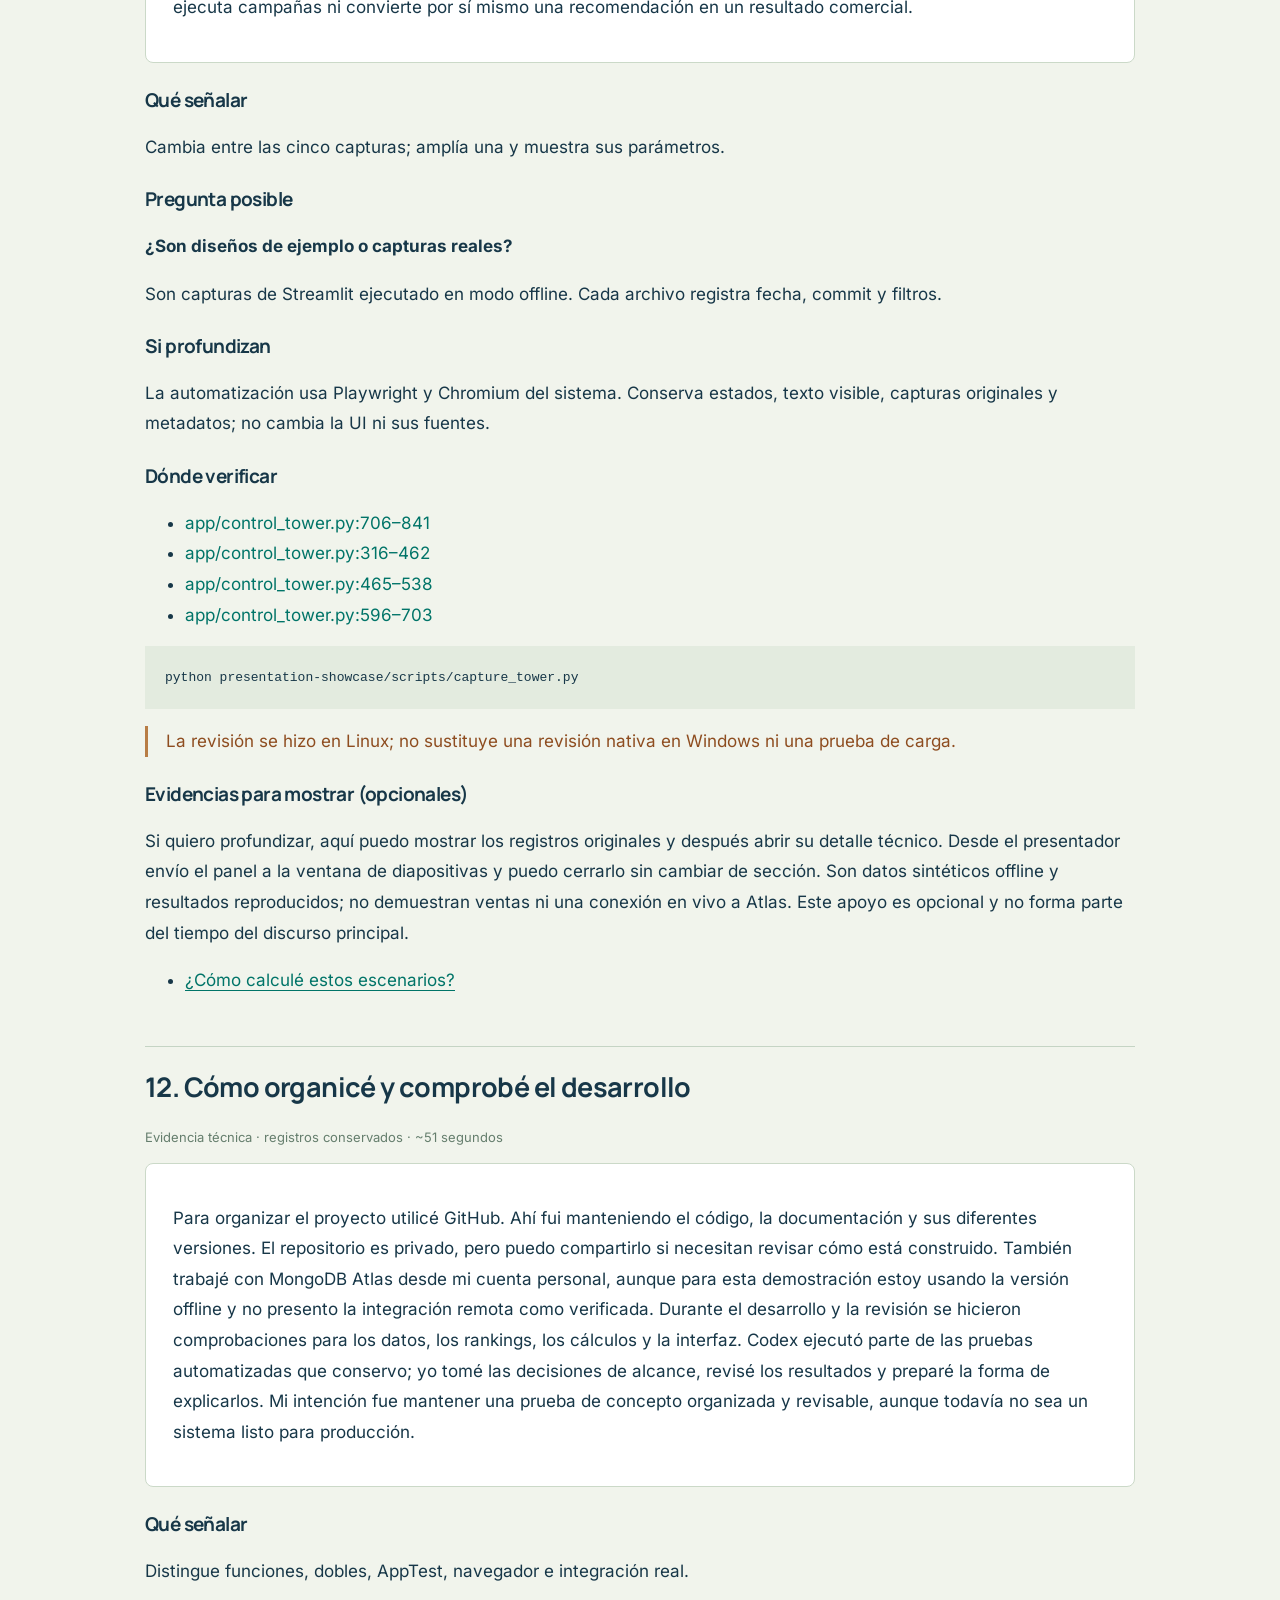
<file: presentation-showcase/docs/guia-estudio.html>
<!doctype html><html lang="es-MX"><meta charset="utf-8"><meta name="viewport" content="width=device-width,initial-scale=1"><title>Guion y guía de defensa</title><link rel="stylesheet" href="../style.css"><style>body{background:#f1f4ec;color:#173748;max-width:1060px;margin:0 auto;padding:45px 35px 90px;line-height:1.8}h1,h2,h3{font-family:Manrope;line-height:1.3;letter-spacing:-.6px}h1{font-size:38px}h2{margin-top:50px;font-size:27px;border-top:1px solid #c5d4c4;padding-top:22px;scroll-margin-top:25px}h3{font-size:19px;margin-top:25px}p,li{font-size:17px}pre{white-space:pre-wrap;overflow-wrap:anywhere;background:#e3ebdf;padding:20px;font-size:13px}a{color:#007468;text-underline-offset:4px}.box{background:white;padding:22px 27px;border:1px solid #cbd9c8;border-radius:8px}.warning{color:#8e4d20;border-left:3px solid #b87d45;padding-left:18px}.toc{columns:2;font-size:14px}.meta{font-size:13px;color:#657e6d}table{border-collapse:collapse;font-size:14px;width:100%;display:block;overflow:auto}th,td{padding:10px 12px;border:1px solid #cbd8c5;text-align:left}@media print{body{max-width:none}.toc{columns:2}h2{break-before:page}}</style><a href="../index.html">← Volver a la presentación</a><h1>Guion y guía de defensa</h1><p class="meta">Fuente 774dacd80e6410ca43299f63f19d9744a31929c0 · Datos sintéticos · Atlas no verificado en esta revisión.</p><p>Mi relato de decisiones parte de mi declaración como candidato. Usé GPT, Gemini y Codex como apoyo. La evidencia automatizada de V1 conserva su origen en Codex; dirigir, comprender y ejecutar una validación son actividades distintas. Los anexos permiten estudiar y practicar sin inventar autoría.</p><div class="toc"><p><a href="#inicio">01 · ConectaPyME: caso de negocio B2B</a></p><p><a href="#problema">02 · Primero definí qué decisión quería mejorar</a></p><p><a href="#hipotesis">03 · Mi hipótesis: las relaciones podrían ayudar</a></p><p><a href="#estrategia">04 · Dirigí una PoC con apoyo de IA</a></p><p><a href="#tiempo">05 · Construí un laboratorio de 30 PyMEs</a></p><p><a href="#procedencia">06 · Quise conservar las fuentes y las dudas</a></p><p><a href="#reglas">07 · Empecé con reglas que pudiera explicar</a></p><p><a href="#cambio">08 · Las relaciones cambian tres de cinco lugares</a></p><p><a href="#cafe">09 · Jacaranda me permite explicar el cambio</a></p><p><a href="#arquitectura">10 · Así pasa mi información del archivo a la pantalla</a></p><p><a href="#torre">11 · La Control Tower reúne lo que puedo revisar</a></p><p><a href="#pruebas">12 · Cómo organicé y comprobé el desarrollo</a></p><p><a href="#economia">13 · ¿Cuántas empresas necesitaría para que la idea valga la pena?</a></p><p><a href="#experimento">14 · Así intentaría medir el valor económico real</a></p><p><a href="#evolucion">15 · Elegiría el modelo después de tener datos</a></p><p><a href="#cierre">16 · Construí una PoC; el valor real falta medirlo</a></p><p><a href="#a-flujo">17 · build_context(): las llamadas reales</a></p><p><a href="#a-datos">18 · Datos, conflictos e identidades</a></p><p><a href="#a-politica">19 · Elegibilidad, topes y empates</a></p><p><a href="#filtros">20 · Filtrar no cambia el lugar global</a></p><p><a href="#a-dobles">21 · MongoDB en memoria no es Atlas</a></p><p><a href="#a-apptest">22 · AppTest comprueba lógica; Chromium, la pantalla</a></p><p><a href="#a-atlas">23 · La lectura real de Atlas queda pendiente</a></p><p><a href="#a-finanzas">24 · De dónde salen +$39,000 y −$41,000</a></p><p><a href="#embudo">25 · Priorizar todavía no es vender</a></p><p><a href="#a-causal">26 · Medir a todas las cuentas asignadas</a></p><p><a href="#depuracion">27 · Un caso límite al comparar fechas</a></p><p><a href="#a-cambio">28 · Un cambio pequeño, con una comprobación clara</a></p><p><a href="#a-futuro">29 · Cada técnica necesita una pregunta y datos</a></p><p><a href="#a-mapa">30 · Dónde comprobar cada parte del proyecto</a></p></div><section><h2 id="inicio">01. ConectaPyME: caso de negocio B2B</h2><p class="meta">Contexto · oportunidad de negocio · ~59 segundos</p><div class="box"><p>Cuando recibí el proyecto, entendí que no se trataba solamente de dibujar conexiones o elegir una base de datos. La pregunta era cómo construir un Economic Graph de pequeñas empresas para una Telco y cómo demostrar que genera valor económico incremental. Para mí, eso significa conectar información con una decisión comercial y después medir si esa decisión deja un beneficio adicional frente a una referencia. ConectaPyME es mi respuesta a esa pregunta. El grafo representa empresas y sus relaciones económicas. Preparé una prueba de concepto pequeña, con datos sintéticos, para explorar una parte del problema. En esta presentación voy a explicar cómo elegí el alcance, cómo trabajé con asistencia de IA, qué hace el prototipo y qué resultados puedo defender. También voy a separar lo que funciona técnicamente de lo que todavía necesitaría medir con datos reales.</p></div><h3>Qué señalar</h3><p>Señala la pregunta completa y la cadena información → decisión → valor medible.</p><h3>Pregunta posible</h3><p><strong>¿Qué decisión de negocio intenta mejorar ConectaPyME?</strong></p><p>Conectar datos y relaciones con una decisión comercial y explicar cómo mediría un beneficio económico adicional. La arquitectura es parte del soporte.</p><h3>Si profundizan</h3><p>Las diapositivas 4 y 5 del proyecto fijan la pregunta y su intención; 10 y 12 establecen Control Tower y seis entregables.</p><h3>Dónde verificar</h3><ul><li><a>README.md:1–190</a></li><li><a>README.md:1–59</a></li></ul><pre>Consultar el contexto técnico, diapositivas 4, 5, 10 y 12; extracción completa en ../README.md.</pre><p class="warning">El prototipo no acredita ventas, ROI ni un efecto económico real; las cifras ilustrativas del proyecto no son resultados de ConectaPyME.</p></section><section><h2 id="problema">02. Primero definí qué decisión quería mejorar</h2><p class="meta">Mi elección · caso ficticio · ~56 segundos</p><div class="box"><p>Antes de elegir tecnologías, me hice varias preguntas. ¿Qué empresa usaría el grafo? ¿Qué decisión necesitaba mejorar? ¿Qué información tendría disponible? ¿Y cómo sabría si las conexiones servían para algo? El proyecto ofrecía varias posibilidades y elegí adquisición de clientes empresariales: investigar pequeñas empresas similares o conectadas con clientes actuales. Para aterrizarlo definí una Telco ficticia, ConectaPyME, y una decisión concreta: a quién investigar primero cuando hay más cuentas que tiempo. En la demostración uso cinco lugares. Eso me permite comparar dos listas sin cambiar la capacidad comercial. La empresa, su territorio y su contexto operativo son una simulación. No estoy describiendo ni diagnosticando los procesos reales de una empresa. Tampoco significa que las seleccionadas ya estén listas para recibir una llamada; todavía faltaría validar cobertura, identidad y permiso de contacto.</p></div><h3>Qué señalar</h3><p>Muestra el caso B2B Acquisition del proyecto y la decisión acotada de cinco lugares.</p><h3>Pregunta posible</h3><p><strong>¿Estás afirmando que este problema existe en una empresa real?</strong></p><p>No. Elegí una posibilidad del proyecto y la desarrollé en una Telco ficticia. Tendría que validar el problema y el proceso real con la empresa.</p><h3>Si profundizan</h3><p>La intención de adquisición está en la diapositiva 7 del proyecto. K=5 pertenece a la política de la PoC, no a una capacidad comercial medida.</p><h3>Dónde verificar</h3><ul><li><a>README.md:1–190</a></li><li><a>README.md:1–59</a></li><li><a>src/economic_graph/rankings.py:12–22</a></li></ul><pre>uv run python scripts/rank_companies.py --as-of T2</pre><p class="warning">El caso de uso elegido no implica que ya se haya implementado similitud aprendida o una política especial para vecinos de clientes actuales.</p></section><section><h2 id="hipotesis">03. Mi hipótesis: las relaciones podrían ayudar</h2><p class="meta">Hipótesis · todavía por validar · ~56 segundos</p><div class="box"><p>Mi hipótesis fue que una empresa puede ser más interesante para investigar cuando entiendo cómo se relaciona con otros negocios, y no solamente sus atributos individuales. Por ejemplo, conocer un vínculo económico confirmado podría agregar contexto a una cuenta con poca información propia. Eso podría ayudar a seleccionar prospectos más útiles y, bajo ciertas condiciones, mejorar la adquisición y el margen. Pero no lo doy por hecho. Primero necesitaría datos confiables y autorizados, relaciones relevantes y bien verificadas, una comparación justa contra una referencia, un equipo que pueda actuar y resultados reales para medir. Por eso dividí la pregunta en dos partes. Con la PoC puedo comprobar si el grafo cambia la selección y explicar por qué. Para saber si ese cambio ayuda a vender mejor necesitaría una evaluación comercial posterior.</p></div><h3>Qué señalar</h3><p>Sigue la cadena de hipótesis y las cinco condiciones; separa cambio de lista de mejora comercial.</p><h3>Pregunta posible</h3><p><strong>¿Qué parte de tu hipótesis comprobaste?</strong></p><p>Que las relaciones confirmadas cambian la selección bajo las reglas del prototipo. Que esa selección genere mayor margen sigue pendiente.</p><h3>Si profundizan</h3><p>El ranking compara atributos individuales frente a los mismos atributos más vecinos económicos confirmados; no estima probabilidades ni un efecto causal.</p><h3>Dónde verificar</h3><ul><li><a>README.md:1–190</a></li><li><a>README.md:1–59</a></li></ul><pre>Consultar ../README.md y ../README.md.</pre><p class="warning">Una señal relevante para describir una relación no necesariamente predice una compra.</p></section><section><h2 id="estrategia">04. Dirigí una PoC con apoyo de IA</h2><p class="meta">Mi forma de trabajo · asistencia de IA · ~56 segundos</p><div class="box"><p>Con el plazo del proyecto y sin datos reales de una Telco, decidí construir una prueba de concepto controlada. Utilicé ChatGPT o GPT, Gemini y Codex para avanzar más rápido en investigación, programación y documentación. Mi participación fue plantear el alcance y las hipótesis, revisar propuestas y avances, decidir qué tenía sentido y solicitar o autorizar cambios. No quiero presentar todo el código como si lo hubiera escrito manualmente. También distingo dirigir el desarrollo, comprender el resultado y ejecutar personalmente una validación: son cosas diferentes. Las pruebas y capturas automatizadas tienen sus registros y su origen en la trazabilidad. Durante la exposición me apoyaré en esa evidencia sin atribuirme ejecuciones que no hice. Mi responsabilidad es poder explicar la solución, reconocer sus límites y practicar cómo reproducir sus partes importantes.</p></div><h3>Qué señalar</h3><p>Señala tu papel, el apoyo de GPT/Gemini/Codex y la diferencia entre dirigir, comprender y validar.</p><h3>Pregunta posible</h3><p><strong>¿Qué hiciste tú y qué hicieron las herramientas?</strong></p><p>Yo definí el enfoque, revisé avances y tomé decisiones. Usé IA para apoyar investigación, implementación y documentación. Los registros identifican las comprobaciones automatizadas; no las presento como ejecuciones manuales mías.</p><h3>Si profundizan</h3><p>El uso de las tres herramientas y el papel de dirección corresponden a la declaración del candidato. No hay base para atribuir un porcentaje de código o una tarea específica a cada herramienta. Las evidencias nuevas de V1 fueron producidas por Codex.</p><h3>Dónde verificar</h3><ul><li><a>README.md:1–190</a></li><li><a>README.md:1–59</a></li></ul><pre>Consultar ../README.md y ../README.md.</pre><p class="warning">El apoyo de IA no acredita por sí solo que yo domine cada archivo o haya ejecutado todas las validaciones.</p></section><section><h2 id="tiempo">05. Construí un laboratorio de 30 PyMEs</h2><p class="meta">Demostrado · sintético · ~54 segundos</p><div class="box"><p>Para poner a prueba la idea sin inventar datos de una Telco real, decidí trabajar con treinta empresas sintéticas, sus atributos y sus relaciones. Pero no quería que el sistema conociera todo desde el principio. Separé el universo completo del simulador de la información que estaría disponible para una decisión. En enero, T0, se conocen doce empresas; en mayo, T1, diecisiete; y en septiembre, T2, veintitrés. Las observaciones acumuladas son veintiocho, cincuenta y cuatro y ochenta y tres. Las otras siete empresas siguen fuera de la información observable al último corte. Esto me permite explorar una idea sencilla: una decisión histórica debe usar lo que se sabía en ese momento. No completo el ranking con información del universo privado solo porque el simulador conoce la respuesta.</p></div><h3>Qué señalar</h3><p>Distingue las 30 del diseño de las 12/17/23 conocidas; señala las siete que siguen fuera.</p><h3>Pregunta posible</h3><p><strong>¿Por qué no usas solamente la fecha del hecho?</strong></p><p>Porque un hecho pudo ocurrir antes y conocerse después. Para evitar usar información futura, filtro por disponibilidad.</p><h3>Si profundizan</h3><p>visible_observations valida el contrato y aplica parse_time(available_at) &lt;= parse_time(as_of), ordena y devuelve una copia. Los cortes son a las 12:00 UTC, equivalentes a las 06:00 de Ciudad de México.</p><h3>Dónde verificar</h3><ul><li><a>src/economic_graph/contracts.py:5–9</a></li><li><a>src/economic_graph/observable.py:38–45</a></li><li><a>src/economic_graph/observable.py:82–176</a></li><li><a>tests/test_observable.py:23–49</a></li></ul><pre>uv run python presentation-showcase/scripts/reproduce.py</pre><p class="warning">Los tres cortes no son tres experimentos ni mediciones independientes de ventas.</p></section><section><h2 id="procedencia">06. Quise conservar las fuentes y las dudas</h2><p class="meta">Demostrado · sintético · ~55 segundos</p><div class="box"><p>Al trabajar con información incompleta me pareció importante conservar de dónde viene cada dato y cuándo puedo usarlo. El prototipo guarda observaciones con fuente, fechas y estado de verificación. Utiliza available_at, que indica desde cuándo estuvo disponible el dato, para evitar usar información del futuro. También conserva dudas. En Hornos del Centro hay registros que dicen dos sucursales y otros que dicen tres. No quise elegir una versión solo porque era más reciente sin una regla válida para resolverlo. El código mantiene el conflicto y esa señal aporta cero puntos. Eso no significa que la empresa tenga cero sucursales. Con los nombres pasa algo parecido: una coincidencia produce un candidato de identidad, pero no fusiona negocios. Así puedo explicar qué sé, qué no sé y qué tendría que revisar.</p></div><h3>Qué señalar</h3><p>Señala las observaciones OBS-028, OBS-047 y OBS-075 y su contribución cero por conflicto.</p><h3>Pregunta posible</h3><p><strong>¿Por qué no gana automáticamente el dato más nuevo?</strong></p><p>Porque no hay una regla aprobada para resolver ese conflicto. Prefiero conservar las opciones y revisarlas.</p><h3>Si profundizan</h3><p>_attribute marca CONFLICTED si hay valores distintos en el historial visible. Las relaciones conservan historia de estados; las candidaturas usan normalización de nombres, sin identificación fuerte.</p><h3>Dónde verificar</h3><ul><li><a>src/economic_graph/contracts.py:22–36</a></li><li><a>src/economic_graph/observable.py:61–70</a></li><li><a>src/economic_graph/observable.py:82–176</a></li><li><a>tests/test_tower_read_model.py:105–120</a></li><li><a>src/economic_graph/observable.py:38–45</a></li></ul><pre>uv run pytest tests/test_observable.py tests/test_tower_read_model.py -q</pre><p class="warning">CONFLICTED y UNKNOWN no significan que se haya demostrado un valor cero.</p><h3>Evidencias para mostrar (opcionales)</h3><p>Si quiero profundizar, aquí puedo mostrar los registros originales y después abrir su detalle técnico. Desde el presentador envío el panel a la ventana de diapositivas y puedo cerrarlo sin cambiar de sección. Son datos sintéticos offline y resultados reproducidos; no demuestran ventas ni una conexión en vivo a Atlas. Este apoyo es opcional y no forma parte del tiempo del discurso principal.</p><ul><li><a href="../index.html?evidence=hornos#procedencia">Ver las 3 observaciones originales</a></li></ul></section><section><h2 id="reglas">07. Empecé con reglas que pudiera explicar</h2><p class="meta">Demostrado · reglas · ~56 segundos</p><div class="box"><p>No quise empezar entrenando un modelo complejo. Primero necesitaba entender los datos y tener una referencia que pudiera comprobar. Por eso comparé dos políticas. El baseline, o regla de referencia, usa información individual: diez puntos por cada sucursal adicional válida, con un tope de cinco adicionales. La segunda política conserva esa base y suma cinco puntos por vecino económico confirmado y distinto, hasta cuatro vecinos. Aquí vecino significa otra empresa conectada por suministro o alianza. Las referencias comerciales y las relaciones solamente reportadas o inferidas no suman puntos. Tampoco cuento dos veces al mismo vecino. Así puedo explicar de dónde sale cada cambio. Son reglas exploratorias, no probabilidades de compra. Más adelante evaluaría un modelo aprendido solo si tengo información real y una forma de comprobar que mejora esta referencia.</p></div><h3>Qué señalar</h3><p>Explica cada sumando y los dos topes; aclara que son puntos.</p><h3>Pregunta posible</h3><p><strong>¿Dónde está el machine learning?</strong></p><p>Todavía no hay un modelo entrenado. El enfoque actual es una referencia explicable para comparar después, cuando existan etiquetas reales.</p><h3>Si profundizan</h3><p>Vecinos distintos en SUPPLIES_TO y PARTNERS_WITH CONFIRMED utilizables; REFERS_TO se marca NOT_ECONOMIC. Empates por score descendente e ID público ascendente.</p><h3>Dónde verificar</h3><ul><li><a>src/economic_graph/rankings.py:42–56</a></li><li><a>src/economic_graph/rankings.py:97–129</a></li><li><a>src/economic_graph/rankings.py:145–233</a></li></ul><pre>uv run pytest tests/test_rankings.py -q</pre><p class="warning">Los pesos no están calibrados con intención de compra ni ventas.</p></section><section><h2 id="cambio">08. Las relaciones cambian tres de cinco lugares</h2><p class="meta">Demostrado · T2 · ~54 segundos</p><div class="box"><p>Con las dos políticas definidas, el resultado técnico que puedo mostrar es un cambio en tres de las cinco cuentas priorizadas. En T2 ambas usan las mismas veintiuna empresas elegibles y el mismo cupo. Panificadora Valle Claro y Carga Urbana del Centro permanecen en ambas listas. Con el grafo entran Café Jacaranda, Hornos del Centro y Papelería Horizonte. Salen Comedor del Andén, Mesa de Barrio y Mapa Digital Studio. El ranking completo, sus puntos y sus evidencias están registrados para poder reproducirlos. También hay empates y el código los resuelve de manera estable por identificador público. Lo que defiendo aquí es que agregar relaciones sí modifica la selección. Todavía no puedo decir que las nuevas cuentas sean mejores clientes ni que tres sustituciones equivalgan a tres ventas.</p></div><h3>Qué señalar</h3><p>Sigue las tres entradas y tres salidas; evita interpretar tres cambios como tres ventas.</p><h3>Pregunta posible</h3><p><strong>¿Tres sustituciones son una mejora del 60%?</strong></p><p>No. Es un cambio en tres de cinco lugares. No mide una mejora en conversión o ingresos.</p><h3>Si profundizan</h3><p>comparison calcula intersección, entered_graph y left_baseline. Las posiciones se asignan a todos los elegibles antes de seleccionar las primeras cinco.</p><h3>Dónde verificar</h3><ul><li><a>src/economic_graph/rankings.py:145–233</a></li><li><a>tests/test_rankings.py:1–456</a></li><li><a>docs/13-ranking-comparison.md:1–117</a></li></ul><pre>uv run python scripts/rank_companies.py --all-cuts --format markdown</pre><p class="warning">Los empates y la baja cobertura de atributos pueden influir en el orden.</p><h3>Evidencias para mostrar (opcionales)</h3><p>Si quiero profundizar, aquí puedo mostrar los registros originales y después abrir su detalle técnico. Desde el presentador envío el panel a la ventana de diapositivas y puedo cerrarlo sin cambiar de sección. Son datos sintéticos offline y resultados reproducidos; no demuestran ventas ni una conexión en vivo a Atlas. Este apoyo es opcional y no forma parte del tiempo del discurso principal.</p><ul><li><a href="../index.html?evidence=leaders#cambio">¿Por qué se mantienen las primeras dos empresas?</a></li></ul></section><section><h2 id="cafe">09. Jacaranda me permite explicar el cambio</h2><p class="meta">Demostrado · T2 · ~54 segundos</p><div class="box"><p>Para explicar el resultado usaría Café Jacaranda, porque permite seguir una cuenta de principio a fin. Con la regla individual tiene cero puntos y está en el lugar diez. Al agregar relaciones confirmadas obtiene diez puntos y pasa al tercer lugar. Esos puntos vienen de dos vecinos utilizables: Hornos del Centro y Enlace Punto POS. En la captura real las líneas gruesas señalan ese respaldo. Las otras conexiones permanecen como contexto, pero no todas suman. Puedo seguir las dos que sí cuentan hasta las observaciones OBS-026 y OBS-063 del CRM sintético. Eso me permite explicar por qué cambió su prioridad. No significa que Jacaranda tenga intención de comprar o que esos negocios hayan recomendado contratar. La evidencia respalda la regla de investigación, no una venta.</p></div><h3>Qué señalar</h3><p>Amplía la captura; señala líneas gruesas y las dos observaciones que sí puntúan.</p><h3>Pregunta posible</h3><p><strong>¿Todas las líneas del dibujo dan puntos?</strong></p><p>No. Solo los vecinos económicos confirmados utilizables. Las demás líneas dan contexto.</p><h3>Si profundizan</h3><p>La red es una vista del resultado, no el motor del score. network_data resalta relationship_ids ya elegidos por _neighbor_feature. El acomodo circular no tiene significado comercial.</p><h3>Dónde verificar</h3><ul><li><a>src/economic_graph/tower_read_model.py:118–146</a></li><li><a>src/economic_graph/rankings.py:97–129</a></li><li><a>tests/test_control_tower.py:95–119</a></li></ul><pre>uv run --group ui pytest tests/test_control_tower.py -k company_selector -q</pre><p class="warning">El dibujo no demuestra centralidad comercial, intención de compra ni causalidad.</p><h3>Evidencias para mostrar (opcionales)</h3><p>Si quiero profundizar, aquí puedo mostrar los registros originales y después abrir su detalle técnico. Desde el presentador envío el panel a la ventana de diapositivas y puedo cerrarlo sin cambiar de sección. Son datos sintéticos offline y resultados reproducidos; no demuestran ventas ni una conexión en vivo a Atlas. Este apoyo es opcional y no forma parte del tiempo del discurso principal.</p><ul><li><a href="../index.html?evidence=confirmed#cafe">Ver las 2 relaciones confirmadas (+10 puntos)</a></li><li><a href="../index.html?evidence=context#cafe">Ver las 5 observaciones de contexto (0 puntos)</a></li></ul></section><section><h2 id="arquitectura">10. Así pasa mi información del archivo a la pantalla</h2><p class="meta">Demostrado · implementación · ~54 segundos</p><div class="box"><p>Para entender el funcionamiento sigo la ruta desde observations.json. Load_observations lee ese registro y valida sus campos. Después build_context prepara la información de las vistas. Dentro hace dos llamadas separadas: snapshot reconstruye lo que se sabe al corte y compare_rankings calcula las dos políticas. Esta segunda función llama a su propio snapshot; no recibe la primera vista como entrada. También se reconstruyen los cortes pasados para mostrar la evolución. Al final puedo filtrar industria o empresa sin recalcular posiciones: si Jacaranda es tercera en el ranking general, sigue siendo tercera aunque vea una sola fila. El cálculo financiero tiene una entrada distinta, el archivo de supuestos, y no lee las empresas para inventar ventas. Esta separación me ayuda a explicar qué responsabilidad tiene cada parte.</p></div><h3>Qué señalar</h3><p>Recorre las dos ramas de build_context y la fuente financiera separada.</p><h3>Pregunta posible</h3><p><strong>¿build_context pasa su snapshot a compare_rankings?</strong></p><p>No. Les pasa las mismas observaciones y el corte. Cada función construye su vista por su propio camino.</p><h3>Si profundizan</h3><p>En T2 hay cinco llamadas a snapshot durante build_context: una directa, una interna en compare_rankings y tres para evolution. No se midió su rendimiento a escala.</p><h3>Dónde verificar</h3><ul><li><a>app/control_tower.py:706–841</a></li><li><a>src/economic_graph/tower_read_model.py:41–66</a></li><li><a>src/economic_graph/rankings.py:145–233</a></li><li><a>src/economic_graph/finance.py:337–405</a></li></ul><pre>uv run python presentation-showcase/scripts/reproduce.py</pre><p class="warning">La separación de módulos no acredita una arquitectura de producción ni aislamiento por roles.</p><h3>Evidencias para mostrar (opcionales)</h3><p>Si quiero profundizar, aquí puedo mostrar los registros originales y después abrir su detalle técnico. Desde el presentador envío el panel a la ventana de diapositivas y puedo cerrarlo sin cambiar de sección. Son datos sintéticos offline y resultados reproducidos; no demuestran ventas ni una conexión en vivo a Atlas. Este apoyo es opcional y no forma parte del tiempo del discurso principal.</p><ul><li><a href="../index.html?evidence=ledger#arquitectura">Ver datos de observations.json</a></li><li><a href="../index.html?evidence=finance#arquitectura">Ver supuestos financieros</a></li><li><a href="../index.html?evidence=filters#arquitectura">Ver filtros reales de Streamlit</a></li></ul></section><section><h2 id="torre">11. La Control Tower reúne lo que puedo revisar</h2><p class="meta">Demostrado · navegador offline · ~54 segundos</p><div class="box"><p>La Control Tower es la forma de recorrer el prototipo sin abrir todos los archivos durante la exposición. Resumen muestra la selección general. Graph Health permite revisar conexiones, fuentes y conflictos. AI Performance compara las dos reglas, aunque el nombre de la vista no significa que haya un modelo entrenado. Business Funnel muestra conocidas, elegibles y priorizadas. Economic Impact reúne los escenarios financieros. Estas capturas corresponden a la aplicación real en modo offline y conservan sus parámetros para revisar cada estado. Puedo ampliar una imagen o consultar su respaldo. Después de priorizar, contactos, oportunidades, activaciones y ventas aparecen como no observados. Quise mantener visible ese límite: el tablero reúne evidencia y supuestos, pero no ejecuta campañas ni convierte por sí mismo una recomendación en un resultado comercial.</p></div><h3>Qué señalar</h3><p>Cambia entre las cinco capturas; amplía una y muestra sus parámetros.</p><h3>Pregunta posible</h3><p><strong>¿Son diseños de ejemplo o capturas reales?</strong></p><p>Son capturas de Streamlit ejecutado en modo offline. Cada archivo registra fecha, commit y filtros.</p><h3>Si profundizan</h3><p>La automatización usa Playwright y Chromium del sistema. Conserva estados, texto visible, capturas originales y metadatos; no cambia la UI ni sus fuentes.</p><h3>Dónde verificar</h3><ul><li><a>app/control_tower.py:706–841</a></li><li><a>app/control_tower.py:316–462</a></li><li><a>app/control_tower.py:465–538</a></li><li><a>app/control_tower.py:596–703</a></li></ul><pre>python presentation-showcase/scripts/capture_tower.py</pre><p class="warning">La revisión se hizo en Linux; no sustituye una revisión nativa en Windows ni una prueba de carga.</p><h3>Evidencias para mostrar (opcionales)</h3><p>Si quiero profundizar, aquí puedo mostrar los registros originales y después abrir su detalle técnico. Desde el presentador envío el panel a la ventana de diapositivas y puedo cerrarlo sin cambiar de sección. Son datos sintéticos offline y resultados reproducidos; no demuestran ventas ni una conexión en vivo a Atlas. Este apoyo es opcional y no forma parte del tiempo del discurso principal.</p><ul><li><a href="../index.html?evidence=finance-story#torre">¿Cómo calculé estos escenarios?</a></li></ul></section><section><h2 id="pruebas">12. Cómo organicé y comprobé el desarrollo</h2><p class="meta">Evidencia técnica · registros conservados · ~51 segundos</p><div class="box"><p>Para organizar el proyecto utilicé GitHub. Ahí fui manteniendo el código, la documentación y sus diferentes versiones. El repositorio es privado, pero puedo compartirlo si necesitan revisar cómo está construido. También trabajé con MongoDB Atlas desde mi cuenta personal, aunque para esta demostración estoy usando la versión offline y no presento la integración remota como verificada. Durante el desarrollo y la revisión se hicieron comprobaciones para los datos, los rankings, los cálculos y la interfaz. Codex ejecutó parte de las pruebas automatizadas que conservo; yo tomé las decisiones de alcance, revisé los resultados y preparé la forma de explicarlos. Mi intención fue mantener una prueba de concepto organizada y revisable, aunque todavía no sea un sistema listo para producción.</p></div><h3>Qué señalar</h3><p>Distingue funciones, dobles, AppTest, navegador e integración real.</p><h3>Pregunta posible</h3><p><strong>¿Tú ejecutaste personalmente todas estas pruebas y la depuración?</strong></p><p>Las ejecuciones automatizadas de la primera revisión fueron realizadas por Codex y conservan sus registros. Yo dirigí y revisé el desarrollo; no atribuyo esas ejecuciones a una validación manual mía. Puedo preparar y demostrar mi reproducción por separado.</p><h3>Si profundizan</h3><p>Cobertura con pytest-cov y ramas: 904/943 líneas y 362/396 ramas. El 94.55% combinado no debe confundirse con cobertura de líneas. Se excluyó integration porque su roundtrip carga datos. Los resultados originales se conservan sin volver a etiquetarlos como ejecuciones de esta iteración.</p><h3>Dónde verificar</h3><ul><li><a>tests/test_mongo_observable.py:20–55</a></li><li><a>tests/test_mongo_observable.py:58–67</a></li><li><a>tests/test_control_tower.py:43–51</a></li><li><a>src/economic_graph/tower_read_model.py:374–402</a></li></ul><pre>uv run --group ui pytest -m &#x27;not integration&#x27;</pre><p class="warning">Cobertura alta no mide calidad comercial, producción, seguridad integral ni corrección de todos los casos.</p></section><section><h2 id="economia">13. ¿Cuántas empresas necesitaría para que la idea valga la pena?</h2><p class="meta">Hipótesis · cálculo reproducido · ~55 segundos</p><div class="box"><p>Después de construir el prototipo me pregunté cuánto podría costarle a una empresa utilizar una solución como esta. Primero supuse diez mil pesos de implementación, seis mil de operación y cincuenta pesos más por cada empresa investigada. Después imaginé que, si el sistema ayuda a elegir mejores prospectos, podríamos pasar de una activación del diez al doce por ciento, con un margen supuesto de ocho mil pesos por nueva activación. Con cinco plazas, el posible beneficio no cubre los costos y el resultado es de menos quince mil cuatrocientos cincuenta pesos. Con quinientas plazas, y solamente si conseguimos esa mejora, el cálculo da treinta y nueve mil pesos positivos. Ambas cifras son supuestos, no ingresos observados. La viabilidad depende de conseguir una mejora real, no simplemente de utilizar IA.</p></div><h3>Qué señalar</h3><p>Alterna cinco y 500; compara base con nulo y señala que la reserva va aparte.</p><h3>Pregunta posible</h3><p><strong>¿Los 39 mil pesos prueban ROI positivo?</strong></p><p>No. Son el resultado de supuestos de activación, margen y costos que todavía no medimos.</p><h3>Si profundizan</h3><p>ΔV = plazas×Δp×margen − plazas×Δc + ΔU − F − ΔO. Base 500: 80,000−25,000−10,000−6,000=39,000. Nulo: −25,000−10,000−6,000=−41,000. Reserva 3,200 separada; base tras reserva=35,800.</p><h3>Dónde verificar</h3><ul><li><a>src/economic_graph/finance.py:186–227</a></li><li><a>src/economic_graph/finance.py:337–405</a></li><li><a>config/financial_assumptions.json:1–194</a></li><li><a>tests/test_finance.py:113–127</a></li></ul><pre>uv run python scripts/calculate_finance.py --sensitivity --format markdown</pre><p class="warning">No interpretar tasas supuestas, sensibilidad o equilibrio como efectos alcanzados ni intervalos de confianza.</p></section><section><h2 id="experimento">14. Así intentaría medir el valor económico real</h2><p class="meta">Diseño · no ejecutado · ~57 segundos</p><div class="box"><p>Para saber si usar el grafo realmente ayuda necesitaría una comparación controlada, distinta del calculador. La propuesta es agrupar cuentas y equipos en bolsas que reduzcan el intercambio de información entre grupos. Asignaría al azar bolsas completas: unas usarían el baseline y otras el ranking con grafo, con capacidad y esfuerzo comparables. Mediría margen neto por todas las cuentas elegibles asignadas, incluso las que no se contactaron. Esa es la idea de intención de tratar: no evaluar solamente los éxitos. El seguimiento propuesto considera noventa días para activar y doce meses desde la asignación para margen y costos. Todavía necesito datos autorizados y suficientes bolsas independientes. Sin conocer la variación del margen y la relación entre cuentas de una misma bolsa, no daría un tamaño de muestra preciso. Este experimento todavía no se ejecuta.</p></div><h3>Qué señalar</h3><p>Señala que se asignan bolsas antes de seleccionar, y el denominador incluye todas las cuentas.</p><h3>Pregunta posible</h3><p><strong>¿Por qué no comparas directamente los dos Top 5?</strong></p><p>Porque no fueron asignados al azar, comparten cuentas y tienen señales distintas. Eso no separa el efecto de usar el grafo.</p><h3>Si profundizan</h3><p>ITT conserva la asignación original. Inferencia por bolsa y bloques; objetivo IC bilateral 95% y potencia 80%, sin muestra calculada. Registrar contaminación, faltantes y costos sin duplicar plataforma en el KPI y en inversión.</p><h3>Dónde verificar</h3><ul><li><a>docs/15-incrementality-experiment.md:1–88</a></li><li><a>docs/14-incremental-economic-case.md:1–178</a></li><li><a>src/economic_graph/finance.py:337–405</a></li></ul><pre>Lectura: docs/15-incrementality-experiment.md; no existe un ensayo ejecutado.</pre><p class="warning">Si no hay suficientes bolsas independientes, este diseño no permite atribuir causalidad.</p></section><section><h2 id="evolucion">15. Elegiría el modelo después de tener datos</h2><p class="meta">Evolución propuesta · según el objetivo · ~52 segundos</p><div class="box"><p>Mi siguiente paso empezaría por datos reales, identidad suficiente, permisos y resultados comerciales confiables. Después evaluaría qué herramienta responde al objetivo. Si quisiera estudiar similitud entre empresas y tuviera atributos apropiados, consideraría KNN. Si tuviera etiquetas reales de activación o conversión, podría comparar clasificación o ranking supervisado contra las reglas. Las técnicas de grafos podrían servir para estudiar comunidades o relaciones relevantes. Reinforcement Learning sería otra posibilidad, pero solo ante decisiones secuenciales, acciones y recompensas observables y una forma adecuada de evaluarlo. No lo considero equivalente a KNN ni un siguiente paso obligatorio. También podría combinar reglas y modelos si aporta algo comprobable. La idea que mantendría es empezar por datos y reglas que entienda, y exigir evidencia antes de añadir complejidad.</p></div><h3>Qué señalar</h3><p>Distingue lo utilizado de las opciones consideradas y la condición que necesitaría cada una.</p><h3>Pregunta posible</h3><p><strong>¿KNN o RL serían tus siguientes modelos?</strong></p><p>No necesariamente. KNN podría ayudar con similitud si tengo atributos adecuados. RL requiere decisiones secuenciales y recompensas observables. Primero definiría el objetivo y cómo evaluar, y después elegiría.</p><h3>Si profundizan</h3><p>No hay KNN, clasificación aprendida, ranking supervisado, comunidades calculadas ni RL implementados en esta PoC. Un enfoque híbrido debe mejorar una referencia bajo una evaluación pertinente, sin fuga temporal.</p><h3>Dónde verificar</h3><ul><li><a>README.md:1–59</a></li><li><a>README.md:1–190</a></li><li><a>docs/12-commercial-ranking.md:1–115</a></li></ul><pre>Consultar ../README.md y ../README.md.</pre><p class="warning">Mencionar una técnica no equivale a implementarla o demostrar competencia para operarla en producción.</p></section><section><h2 id="cierre">16. Construí una PoC; el valor real falta medirlo</h2><p class="meta">Conclusión con límites · ~57 segundos</p><div class="box"><p>Caso de negocio B2B es una PoC controlada que conecta datos disponibles, relaciones, reglas de priorización y una forma de pensar el valor económico. Elegí adquisición B2B, acoté el problema a investigar cuentas y utilicé herramientas de IA para construir y documentar más rápido mientras revisaba y decidía el rumbo. Puedo mostrar treinta empresas en el diseño, tres cortes de conocimiento, dos políticas explicables y un cambio de tres lugares del Top 5. También puedo seguir el ejemplo de Jacaranda y revisar la Control Tower con su evidencia. Eso no demuestra más ventas, ROI o causalidad. La lectura real de Atlas y la escala siguen pendientes en estas revisiones. Mi siguiente paso sería profundizar mi comprensión del código y validar datos, operación y un experimento con una empresa real antes de recomendar un despliegue.</p></div><h3>Qué señalar</h3><p>Cierra con lo demostrado, lo pendiente y el siguiente paso; abre anexo si preguntan.</p><h3>Pregunta posible</h3><p><strong>¿Qué harías después?</strong></p><p>Primero practicaría la reproducción del código y la depuración. Para negocio validaría datos, permisos, costos y viabilidad de un piloto controlado.</p><h3>Si profundizan</h3><p>Los seis entregables están mapeados en el anexo y la matriz. La auditoría nueva es trabajo de Codex; no sustituye que el candidato explique y modifique el código por sí mismo.</p><h3>Dónde verificar</h3><ul><li><a>docs/02-challenge-traceability.md:1–226</a></li><li><a>src/economic_graph/rankings.py:145–233</a></li><li><a>docs/15-incrementality-experiment.md:1–88</a></li></ul><pre>Consultar evidence/results y docs/auditoria.md de esta entrega.</pre><p class="warning">No presentar este MVP como sistema productivo o caso de éxito comercial.</p></section><section><h2 id="a-flujo">17. build_context(): las llamadas reales</h2><p class="meta">Demostrado · código · ~51 segundos</p><div class="box"><p>Si me preguntan por build_context, lo explicaría como una preparación de datos para las pantallas. Recibe observaciones y un corte. Llama directamente a snapshot y, por separado, a compare_rankings. Esta última vuelve a llamar a snapshot dentro de su implementación. Además, build_context reconstruye un resumen por cada corte pasado para la evolución. En T2 eso da cinco llamadas a snapshot: dos para la vista y el ranking y tres para la historia. No existe una cadena donde el primer snapshot sea la entrada del ranking. Esta repetición es aceptable para explicar el prototipo pequeño, pero no tengo una medición para decir qué tan bien escala. Antes de optimizar, mediría tiempos y comprobaría que los resultados siguen siendo iguales.</p></div><h3>Qué señalar</h3><p>Señala las líneas 43, 44 y 51 y la llamada interna del ranking.</p><h3>Pregunta posible</h3><p><strong>¿Puedes dibujar la relación exacta sin leer un README?</strong></p><p>Sí: build_context tiene ramas separadas para snapshot, compare_rankings y evolución; compare_rankings hace su propio snapshot.</p><h3>Si profundizan</h3><p>summary=summarize(view), sources y states derivan de view; coverage deriva de ranking.companies. Ningún filtro de industria entra a build_context.</p><h3>Dónde verificar</h3><ul><li><a>src/economic_graph/tower_read_model.py:41–66</a></li><li><a>src/economic_graph/rankings.py:145–233</a></li><li><a>src/economic_graph/observable.py:82–176</a></li></ul><pre>uv run python presentation-showcase/scripts/reproduce.py</pre><p class="warning">No se midió latencia ni costo de estas reconstrucciones con miles de empresas.</p></section><section><h2 id="a-datos">18. Datos, conflictos e identidades</h2><p class="meta">Demostrado · código · ~52 segundos</p><div class="box"><p>El archivo observable es la frontera de entrada de la aplicación. Su contrato revisa campos, tipos, identificadores y que las fechas tengan zona y un orden válido. También comprueba que una relación no mencione una empresa que todavía no era identificable cuando se conoció el dato. El diseño privado sirve para construir y auditar la simulación; no se consulta para completar atributos o puntuar. Los IDs públicos se generan desde observaciones, sin revelar los nombres internos del diseño. Para conflictos de atributos se conservan los valores distintos. Para alias se normaliza el nombre y solo se sugieren candidatos. Esto ayuda a explicar la incertidumbre, pero no reemplaza un proceso real de verificación de identidad, con fuentes autorizadas y revisión de casos ambiguos.</p></div><h3>Qué señalar</h3><p>Distingue el diseño restringido de observations.json y explica UNKNOWN frente a CONFLICTED.</p><h3>Pregunta posible</h3><p><strong>¿Cómo evitas completar una empresa con información privilegiada?</strong></p><p>La ruta comercial lee solo observaciones y sus módulos no importan el simulador para enriquecerlas.</p><h3>Si profundizan</h3><p>assert_no_private_fields rechaza metadatos de verdad. La prueba public_only_ui ejecuta una copia sin simulator ni design-data y bloquea red y credenciales.</p><h3>Dónde verificar</h3><ul><li><a>src/economic_graph/contracts.py:74–154</a></li><li><a>src/economic_graph/observable.py:61–70</a></li><li><a>src/economic_graph/observable.py:73–79</a></li><li><a>src/economic_graph/simulator/project.py:27–97</a></li></ul><pre>uv run pytest tests/test_observable.py -q</pre><p class="warning">La revisión no es una auditoría integral de privacidad ni una prueba de identidad empresarial fuerte.</p></section><section><h2 id="a-politica">19. Elegibilidad, topes y empates</h2><p class="meta">Demostrado · política 003a · ~52 segundos</p><div class="box"><p>La elegibilidad de esta PoC es conservadora en lo que afirma, aunque todavía es mínima para una operación real. Solo excluye una cuenta si tiene servicio activo confirmado y sin conflicto. Que el servicio sea desconocido no prueba que no sea cliente: queda pendiente de validación comercial. Después se calculan ambas reglas para todas las elegibles. Los puntos se ordenan de mayor a menor y, si empatan, gana el identificador público menor. Esa decisión es reproducible, pero no agrega evidencia comercial. Por eso el reporte muestra si el empate cruza la quinta plaza. También se limitan las contribuciones y se deduplican vecinos. Con pocos atributos observados, varios lugares pueden depender del desempate; es una limitación que debo mencionar al interpretar la lista.</p></div><h3>Qué señalar</h3><p>Muestra cobertura 3/21 individual y 5/21 relacional; explica por qué cero puntos puede significar falta de evidencia.</p><h3>Pregunta posible</h3><p><strong>¿Por qué es elegible una empresa cuyo servicio no conoces?</strong></p><p>Es la regla de demostración aprobada. Para un piloto necesitaría comprobar que no es cliente y otras condiciones antes de contactar.</p><h3>Si profundizan</h3><p>La última evidencia debe ser CONFIRMED y el valor True, con atributo OBSERVED. _relationship_context bloquea oposición confirmada/descartada y conflictos antes de contar vecinos.</p><h3>Dónde verificar</h3><ul><li><a>src/economic_graph/rankings.py:145–233</a></li><li><a>src/economic_graph/rankings.py:32–39</a></li><li><a>src/economic_graph/rankings.py:59–94</a></li><li><a>src/economic_graph/rankings.py:132–142</a></li></ul><pre>uv run pytest tests/test_rankings.py -q</pre><p class="warning">ID ascendente es un desempate técnico; no es señal de valor ni regla comercial calibrada.</p></section><section><h2 id="filtros">20. Filtrar no cambia el lugar global</h2><p class="meta">Demostrado · reconstrucción interactiva · ~54 segundos</p><div class="box"><p>Esta función prepara primero el ranking general. Después puedo filtrar por industria o por empresa sin volver a calcular sus posiciones. Si Café Jacaranda estaba en el tercer lugar general, debe seguir mostrando tres aunque sea la única fila visible. En esta demostración puedo cambiar entre todas las cuentas, restaurantes y cafeterías, o solo Jacaranda. Los datos vienen de la ejecución del repositorio; este pequeño control es una reconstrucción para explicar el resultado, no una captura de Streamlit. También guardé capturas de la aplicación original con esos filtros. La razón de conservar el lugar es poder comparar sin cambiar silenciosamente la pregunta. Un filtro para inspeccionar no es una nueva competencia entre las cuentas visibles. Tampoco lleno los cinco lugares con otras empresas del sector.</p></div><h3>Qué señalar</h3><p>Activa los tres filtros y observa que #10 y #3 permanecen iguales.</p><h3>Pregunta posible</h3><p><strong>¿Por qué no aparece como lugar uno cuando solo queda una empresa?</strong></p><p>Porque muestro su posición en el ranking completo. La selección de pantalla solo decide qué filas ver.</p><h3>Si profundizan</h3><p>segment_ids devuelve IDs del contexto; ranking_table copia baseline_position, graph_position y banderas selected ya calculadas. Las pruebas comparan las filas filtradas con el subconjunto original.</p><h3>Dónde verificar</h3><ul><li><a>src/economic_graph/tower_read_model.py:41–66</a></li><li><a>src/economic_graph/tower_read_model.py:69–75</a></li><li><a>src/economic_graph/tower_read_model.py:78–96</a></li><li><a>tests/test_control_tower.py:122–136</a></li><li><a>tests/test_tower_read_model.py:123–136</a></li></ul><pre>uv run python presentation-showcase/scripts/reproduce.py</pre><p class="warning">La interacción de esta diapositiva usa resultados congelados; la captura y el script permiten verificar la aplicación original.</p></section><section><h2 id="a-dobles">21. MongoDB en memoria no es Atlas</h2><p class="meta">Demostrado · pruebas offline · ~51 segundos</p><div class="box"><p>MemoryCollection y MemoryDatabase son objetos de Python que imitan solo las operaciones que necesita el código. Guardan documentos en diccionarios, registran consultas y usan copias para evitar cambios accidentales. La primera carga inserta ochenta y tres observaciones; la segunda no agrega ninguna. Eso prueba idempotencia: repetir la misma operación no duplica los datos. También hay pruebas que rechazan otra base, colecciones sin propiedad compatible y cambios en documentos existentes antes de escribir. En esta revisión esas escrituras ocurrieron únicamente en memoria, no en Atlas. El doble ayuda a probar rápido y sin credenciales, pero no reproduce todos los tipos BSON, índices, permisos, concurrencia o comportamiento del servidor. Para afirmar integración necesito otra comprobación contra una instancia real autorizada.</p></div><h3>Qué señalar</h3><p>Señala 83 insertadas en memoria → 0 nuevas y el diccionario de consultas.</p><h3>Pregunta posible</h3><p><strong>¿Qué no reproduce MemoryCollection?</strong></p><p>No es un servidor completo: no prueba red, autenticación, rendimiento, concurrencia real ni todos los detalles de MongoDB.</p><h3>Si profundizan</h3><p>update_one exige únicamente $setOnInsert con upsert; find aplica available_at y subject_id. Los tests verifican protección previa a escrituras e historial temporal.</p><h3>Dónde verificar</h3><ul><li><a>tests/test_mongo_observable.py:20–55</a></li><li><a>tests/test_mongo_observable.py:58–67</a></li><li><a>tests/test_mongo_observable.py:70–91</a></li><li><a>src/economic_graph/mongo_observable.py:39–75</a></li></ul><pre>uv run pytest tests/test_mongo_observable.py -q</pre><p class="warning">Una carga idempotente con dobles no acredita una carga real exitosa en Atlas.</p></section><section><h2 id="a-apptest">22. AppTest comprueba lógica; Chromium, la pantalla</h2><p class="meta">Demostrado · Linux · ~52 segundos</p><div class="box"><p>AppTest carga el script de Streamlit y permite mover controles como si fuera una prueba de la aplicación. Puedo seleccionar un período, revisar opciones y comprobar que Café Jacaranda conserva sus posiciones. También comprueba que una lectura fallida no reutilice cifras anteriores y que las etapas sin eventos sigan diciendo no observado. En las pruebas offline, el cliente MongoDB y la carga de configuración están bloqueados. Eso es útil para demostrar que esa ruta no necesita credenciales. Lo que AppTest no muestra es el dibujo final del navegador: no puedo usarlo para asegurar que una tabla cabe o que un texto se lee bien. Para eso se capturaron las cinco vistas con Chromium. Las dos verificaciones responden preguntas diferentes y se complementan.</p></div><h3>Qué señalar</h3><p>Contrasta una aserción de la prueba con una captura auténtica.</p><h3>Pregunta posible</h3><p><strong>¿AppTest equivale a una prueba visual de extremo a extremo?</strong></p><p>No. Ejecuta Streamlit y revisa sus elementos. Chromium permite comprobar cómo aparecen y se usan en la pantalla.</p><h3>Si profundizan</h3><p>La preparación importa dependencias nativas antes del timeout funcional de 15 s. Un guard bloquea red externa y permite IPC local necesario. La simulación de codificación Windows no sustituye ejecución nativa.</p><h3>Dónde verificar</h3><ul><li><a>tests/test_control_tower.py:43–51</a></li><li><a>tests/test_control_tower.py:122–136</a></li><li><a>tests/test_control_tower.py:191–204</a></li><li><a>tests/ui_test_support.py:11–18</a></li></ul><pre>uv run --group ui pytest tests/test_control_tower.py -q</pre><p class="warning">Las capturas no prueban todas las combinaciones, dispositivos, accesibilidad o ejecución Windows.</p></section><section><h2 id="a-atlas">23. La lectura real de Atlas queda pendiente</h2><p class="meta">Pendiente · sin conexión intentada · ~57 segundos</p><div class="box"><p>La ruta de Atlas existe y puedo explicar su código, pero no la presento como verificada en esta revisión. Primero construye una referencia local, valida que la base sea la dedicada, lee observaciones disponibles al corte y vuelve a preparar el contexto. Después compara la huella de la entrada visible con la local. Si son distintas, bloquea la demostración comparable; no reemplaza datos remotos ni inventa cifras de respaldo. Esa función no hace ping. El proyecto tiene otra función para comprobar conexión y una prueba de integración que sí hace carga, por eso quedó excluida. La configuración y la red disponibles no bastaban para esa lectura, y se acordó trabajar offline. No cambié credenciales ni configuraciones para intentar resolverlo. Los reportes históricos de Atlas permanecen como antecedentes, no como una ejecución nueva.</p></div><h3>Qué señalar</h3><p>Señala base dedicada, filtro temporal y comparación de SHA-256; diferencia ping de lectura.</p><h3>Pregunta posible</h3><p><strong>¿Qué necesitarías para afirmar que Atlas funciona?</strong></p><p>Una comprobación de conexión y una lectura real autorizada, con base y permisos correctos, sin confundirlas con dobles.</p><h3>Si profundizan</h3><p>read_observations envía available_at &lt;= parse_time(as_of) al servidor y convierte BSON UTC sin zona. atlas_context comprueba visible_input_sha256; maneja errores sin exponer URI y no hace fallback silencioso.</p><h3>Dónde verificar</h3><ul><li><a>src/economic_graph/tower_read_model.py:374–402</a></li><li><a>src/economic_graph/mongo_observable.py:78–89</a></li><li><a>src/economic_graph/database.py:29–52</a></li><li><a>tests/integration/test_atlas_observable.py:1–33</a></li></ul><pre>No ejecutar la integración que escribe; revisión de código y dobles únicamente.</pre><p class="warning">Una lectura exitosa no valida escrituras, rendimiento, seguridad completa ni todo el historial de Atlas.</p></section><section><h2 id="a-finanzas">24. De dónde salen +$39,000 y −$41,000</h2><p class="meta">Hipótesis · aritmética probada · ~54 segundos</p><div class="box"><p>Puedo reconstruir el caso base sin depender de una cifra puesta en la diapositiva. Multiplico quinientas plazas por dos puntos porcentuales de mejora y ocho mil pesos de margen: son ochenta mil pesos de margen incremental supuesto. Resto veinticinco mil de costo comercial adicional, diez mil fijos y seis mil de operación. El saldo es treinta y nueve mil antes de reserva. El caso nulo conserva esos costos, pero pone la mejora en cero: pierde cuarenta y un mil. La reserva de tres mil doscientos se muestra aparte; al restarla, el caso base queda en treinta y cinco mil ochocientos. El código usa Decimal y revisa unidades y valoración temporal para evitar dobles descuentos. Toda esta precisión comprueba aritmética, no que los supuestos sean reales.</p></div><h3>Qué señalar</h3><p>Recorre cada renglón de la cuenta y distingue saldo antes y después de reserva.</p><h3>Pregunta posible</h3><p><strong>¿Ya descontaste dos veces el margen o los costos?</strong></p><p>Los importes del ejemplo ya son valor presente. El código valida horizonte y descuento y separa prospección, margen neto y reserva.</p><h3>Si profundizan</h3><p>90 días para activación; horizonte 12 meses, tasa mensual 1%. Base y nulo usan margen 8,000, Δc=50, ΔU=0, F=10,000 y ΔO=6,000. Umbral sin reserva: 41,000/(500×8,000)=1.025 pp; con reserva 1.105 pp.</p><h3>Dónde verificar</h3><ul><li><a>src/economic_graph/finance.py:186–227</a></li><li><a>src/economic_graph/finance.py:174–183</a></li><li><a>config/financial_assumptions.json:1–194</a></li><li><a>tests/test_finance.py:45–55</a></li></ul><pre>uv run python scripts/calculate_finance.py --format markdown</pre><p class="warning">Los costos fijos constantes al cambiar escala sirven para explorar; no son cotizaciones reales a volumen.</p></section><section><h2 id="embudo">25. Priorizar todavía no es vender</h2><p class="meta">Demostrado · sintético · ~53 segundos</p><div class="box"><p>El embudo ayuda a ver exactamente dónde termina la evidencia. En T2 hay veintitrés empresas conocidas. Dos quedan fuera por servicio activo confirmado y veintiuna participan en el ranking. De ahí selecciono cinco para investigar. Las dos exclusiones son una rama aparte, no una etapa que se reste después de priorizar. Más adelante la pantalla dice no observado para contactos, oportunidades, activaciones y ventas. Es distinto de poner cero. No tengo eventos que permitan saber cuántos intentos hubo o cuántos contratos se activaron. Tampoco sumaría las dos listas de cinco como si fueran diez contactos, porque son políticas alternativas y comparten cuentas. Esta separación me permite presentar lo construido sin convertir una decisión de prioridad en un resultado comercial que todavía no existe.</p></div><h3>Qué señalar</h3><p>Recorre 23 → 21 → 5 y detente antes de contactos.</p><h3>Pregunta posible</h3><p><strong>¿Cuál fue tu tasa de conversión?</strong></p><p>No puedo calcularla: no hay contactos y activaciones verificadas en este conjunto de datos.</p><h3>Si profundizan</h3><p>funnel devuelve None y Estado=No observado para etapas sin datos. Las pruebas exigen texto explícito y evitan reemplazar faltantes por ceros.</p><h3>Dónde verificar</h3><ul><li><a>src/economic_graph/tower_read_model.py:99–115</a></li><li><a>tests/test_control_tower.py:139–143</a></li><li><a>app/control_tower.py:541–593</a></li></ul><pre>uv run --group ui pytest tests/test_control_tower.py -k funnel -q</pre><p class="warning">Sin eventos comerciales no hay tasas observadas de conversión ni embudo comercial completo.</p></section><section><h2 id="a-causal">26. Medir a todas las cuentas asignadas</h2><p class="meta">Diseño · no ejecutado · ~52 segundos</p><div class="box"><p>La parte que más cuidaría del experimento es qué cuentas entran a la evaluación. No mediría únicamente a las contactadas o a las que siguieron la recomendación. Mantendría todas las elegibles originalmente asignadas; eso es intención de tratar. Si una cuenta compra por otro canal también cuenta, porque busco el efecto de la política completa. Si no puedo verificar su resultado, es faltante, no una venta cero. La asignación ocurre por bolsas para reducir que las relaciones o los vendedores mezclen los grupos. El análisis debe respetar esa unidad y los tamaños de las bolsas. Se propone un intervalo de confianza del noventa y cinco por ciento, pero todavía no existe la información necesaria para calcular muestra, precisión o un efecto real.</p></div><h3>Qué señalar</h3><p>Señala todo el denominador y la contaminación entre bolsas.</p><h3>Pregunta posible</h3><p><strong>¿Por qué no calculaste el tamaño de muestra con 500 plazas?</strong></p><p>Porque las plazas del calculador no son unidades independientes. Faltan variación del margen, correlación dentro de bolsas y su número y tamaño.</p><h3>Si profundizan</h3><p>El protocolo propone estimador de totales ponderados por probabilidad de asignación, expresado por cuenta elegible; inferencia por aleatorización o clusters preespecificada. Plataforma se evalúa después, sin restarla dos veces.</p><h3>Dónde verificar</h3><ul><li><a>docs/15-incrementality-experiment.md:1–88</a></li><li><a>docs/14-incremental-economic-case.md:1–178</a></li></ul><pre>Lectura del protocolo; no hay resultados experimentales que reproducir.</pre><p class="warning">No significancia no prueba equivalencia; un intervalo válido tampoco elimina contaminación o faltantes.</p></section><section><h2 id="depuracion">27. Un caso límite al comparar fechas</h2><p class="meta">Demostrado · caso aislado · ~54 segundos</p><div class="box"><p>Quiero mostrar también una limitación concreta. En la auditoría, Codex construyó un caso aislado con dos observaciones opuestas que llegaron en el mismo instante. Una fecha terminaba en Z y la otra en más cero cero dos puntos cero cero. Ambas representan la misma hora. El ranking las interpreta como un conflicto, pero snapshot compara el texto de las fechas y puede mostrar solamente descartada. La causa está en esa comparación, no en MongoDB. La corrección experimental compara instantes ya convertidos, y las dos pruebas de regresión pasan. El motor original no fue modificado. Este problema no aparece en el ledger aprobado, cuyas fechas están normalizadas. Puedo explicar cómo se reproduce y cómo lo investigaría, pero el hallazgo y el cambio experimental fueron realizados por Codex.</p></div><h3>Qué señalar</h3><p>Señala mismo instante, resultado distinto y comparación propuesta; reconoce el origen del trabajo.</p><h3>Pregunta posible</h3><p><strong>¿Encontraste un error en los resultados presentados?</strong></p><p>No en el ledger aprobado. Es un defecto reproducible con una entrada válida aislada que usa otra forma de escribir la misma hora.</p><h3>Si profundizan</h3><p>snapshot agrupa latest_states con igualdad de cadenas; _latest en rankings usa parse_time. La prueba introduce una observación DISCARDED simultánea y válida. El original falla dos veces y la copia modificada en memoria pasa dos veces.</p><h3>Dónde verificar</h3><ul><li><a>src/economic_graph/observable.py:82–176</a></li><li><a>src/economic_graph/rankings.py:27–29</a></li><li><a>presentation-showcase/experiments/test_timezone_conflict.py:1–55</a></li></ul><pre>uv run pytest presentation-showcase/experiments/test_timezone_conflict.py -q</pre><p class="warning">La corrección es experimental; no se integró al proyecto ni se atribuye como competencia personal ya demostrada.</p></section><section><h2 id="a-cambio">28. Un cambio pequeño, con una comprobación clara</h2><p class="meta">Experimental · realizado por Codex · ~52 segundos</p><div class="box"><p>Para estudiar el código puedo repetir este ejercicio en una copia. Primero leo el contrato y la función que agrupa los estados. Después creo dos observaciones opuestas válidas con el mismo instante y distinta representación de zona horaria. La prueba exige que la vista y el ranking coincidan en conflicto. En el original falla; en la copia experimental pasa al comparar fechas convertidas. También puedo revisar que los archivos originales conservan sus huellas. Esta es una demostración práctica preparada por Codex. Yo no debería decir que descubrí o resolví personalmente ese error hasta poder repetirlo y explicarlo por mi cuenta. Lo usaría como una práctica guiada: anticipar qué pasará, ejecutar, leer la diferencia y justificar por qué el cambio corrige ese caso.</p></div><h3>Qué señalar</h3><p>Abre el archivo experimental y los dos registros de pruebas.</p><h3>Pregunta posible</h3><p><strong>¿Tú hiciste esta corrección?</strong></p><p>La preparó Codex durante la auditoría. Puedo estudiar y reproducirla, pero no la atribuyo como experiencia personal ya demostrada.</p><h3>Si profundizan</h3><p>El test usa compile/exec en un ModuleType independiente y sustituye una comparación en la cadena fuente. No altera sys.modules del motor comercial ni escribe en src. Dos variantes: +00:00 y +0000.</p><h3>Dónde verificar</h3><ul><li><a>src/economic_graph/observable.py:82–176</a></li><li><a>presentation-showcase/experiments/test_timezone_conflict.py:1–55</a></li></ul><pre>SHOWCASE_SNAPSHOT_VARIANT=original uv run pytest presentation-showcase/experiments/test_timezone_conflict.py -q</pre><p class="warning">La práctica aislada no sustituye revisión de una corrección productiva y pruebas más amplias.</p></section><section><h2 id="a-futuro">29. Cada técnica necesita una pregunta y datos</h2><p class="meta">Consideradas · no implementadas · ~51 segundos</p><div class="box"><p>Si me preguntan por modelos, empezaría por la pregunta que quiero responder. KNN puede ayudar a estudiar similitud si tengo atributos adecuados y una distancia razonable. Una clasificación o un ranking aprendido requieren etiquetas reales y una evaluación que respete el tiempo. Las comunidades de grafos describen estructura, pero no prueban que un grupo compre mejor. RL corresponde a decisiones secuenciales con acciones y recompensas observables; necesitaría condiciones para evaluarlo y no es una continuación obligatoria del prototipo. También puedo considerar híbridos, pero solo si mejoran una referencia verificable. Hoy lo implementado son las reglas, el historial observable, el calculador y la interfaz. Las herramientas generativas que utilicé para desarrollar no son un modelo predictivo incorporado al ranking.</p></div><h3>Qué señalar</h3><p>Conecta cada propuesta con una evidencia faltante, sin prometer una escala.</p><h3>Pregunta posible</h3><p><strong>¿Cómo evitarías elegir herramientas solo por estar de moda?</strong></p><p>Definiría la decisión, los datos y la evaluación antes del modelo. Si una técnica no responde una necesidad comprobable, mantendría la solución más sencilla.</p><h3>Si profundizan</h3><p>Similarity, predicción supervisada, estructura de comunidades y control secuencial son objetivos distintos. El proyecto ofrece libertad tecnológica y pide justificar las decisiones; no exige GNN, GraphRAG o RL.</p><h3>Dónde verificar</h3><ul><li><a>README.md:1–59</a></li><li><a>README.md:1–190</a></li><li><a>docs/12-commercial-ranking.md:1–115</a></li></ul><pre>Sin benchmark ejecutado; propuesta de validación futura.</pre><p class="warning">Las opciones descritas no están implementadas, entrenadas o evaluadas en este proyecto.</p></section><section><h2 id="a-mapa">30. Dónde comprobar cada parte del proyecto</h2><p class="meta">Trazabilidad de la entrega · ~54 segundos</p><div class="box"><p>Este mapa me ayuda a responder preguntas sin saturar la exposición principal. El problema y la capacidad cubren Business Framing. Las observaciones y los cortes cubren Economic Graph. Las dos reglas y sus límites explican AI/ML Approach. Las funciones y sus dependencias cubren Architecture. El calculador y el protocolo futuro cubren Economic Case. Las cinco vistas corresponden a Control Tower. Cada afirmación importante tiene una referencia de código o documento, un comando cuando se puede reproducir, y una limitación. También puedo consultar el guion, las preguntas de defensa y el informe de auditoría. Las fuentes originales se conservan como referencia y las cifras nuevas se sostienen en la ejecución. Si me preguntan algo que no medimos, mi respuesta debe decirlo y proponer cómo lo comprobaría.</p></div><h3>Qué señalar</h3><p>Abre la matriz y muestra una fila con fuente, commit, comando y captura.</p><h3>Pregunta posible</h3><p><strong>¿Cómo sé que una afirmación de la presentación corresponde a este código?</strong></p><p>La matriz enlaza la afirmación con archivo, líneas, commit, resultado o captura y sus límites.</p><h3>Si profundizan</h3><p>Se preservan huellas SHA-256 del ledger, supuestos y fuentes auditadas; los anexos incluyen resultados de pruebas y metadatos de capturas. Las referencias históricas no sustituyen evidencia nueva.</p><h3>Dónde verificar</h3><ul><li><a>docs/02-challenge-traceability.md:1–226</a></li><li><a>presentation-showcase/docs/auditoria.md:1–184</a></li></ul><pre>Consultar docs/trazabilidad.csv y evidence/source/manifest.json.</pre><p class="warning">Una referencia facilita auditar; no convierte una hipótesis en un resultado observado.</p></section><section><h2 id="finance-story-speech">Evidencia financiera opcional</h2><p class="meta">Tres discursos para la vista del presentador; no se muestran a la audiencia.</p><h3>Paso 1 de 3</h3><div class="box"><p>Para evaluar si esta idea podría ser rentable, primero establecí algunos supuestos. Imaginé una inversión de diez mil pesos para implementar la solución, seis mil para operarla y cincuenta pesos adicionales por cada plaza comercial.

También supuse que, con el método tradicional, contrataría el diez por ciento de las empresas, mientras que con el grafo podría llegar al doce por ciento.

Esa mejora todavía no está demostrada. Es justamente lo que necesitaríamos validar.</p></div><p class="meta">Duración estimada: 35–50 segundos</p><h3>Paso 2 de 3</h3><div class="box"><p>Ahora imaginemos que aplicamos la solución a quinientas plazas comerciales.

Si el grafo consiguiera mejorar las activaciones del diez al doce por ciento, tendríamos diez clientes adicionales en promedio.

Suponiendo ocho mil pesos de margen por cada uno, obtendríamos ochenta mil pesos de beneficio adicional.

Después restaría veinticinco mil pesos de esfuerzo comercial, diez mil de implementación y seis mil de operación.

El resultado sería de treinta y nueve mil pesos positivos, antes de considerar una reserva adicional de tres mil doscientos pesos. Es un escenario hipotético, no una ganancia que ya conseguimos.</p></div><p class="meta">Duración estimada: 35–50 segundos</p><h3>Paso 3 de 3</h3><div class="box"><p>Pero también me pregunté qué sucedería si mis supuestos no se cumplen.

Por eso preparé cuatro escenarios: conservador, base, optimista y nulo.

El escenario nulo es especialmente importante: si trabajamos con quinientas plazas y el grafo no consigue mejorar las activaciones, tendríamos un resultado negativo de cuarenta y un mil pesos antes de reserva.

Esto me permite explicar que el proyecto podría ser económicamente atractivo, pero no basta con desarrollar la tecnología. Necesitamos demostrar que realmente mejora los resultados comerciales.</p></div><p class="meta">Duración estimada: 35–50 segundos</p></section></html>
</file>
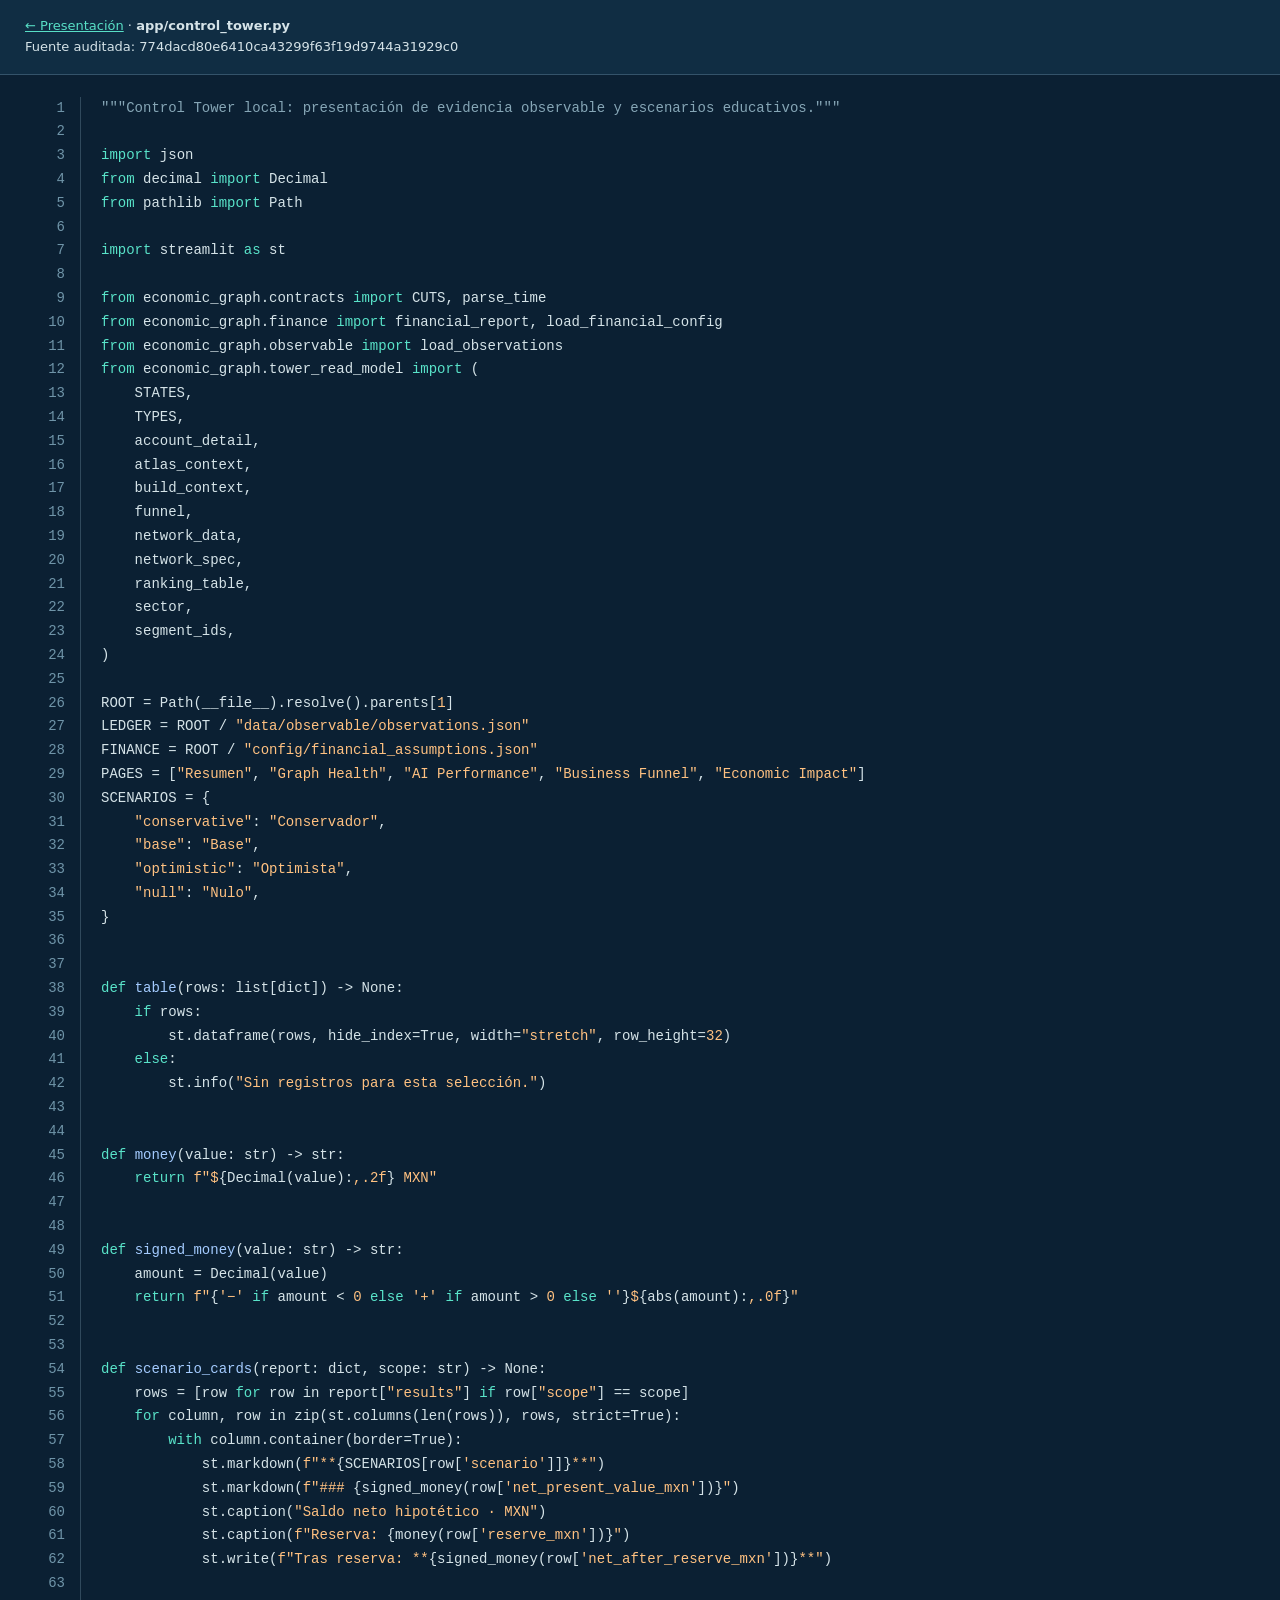
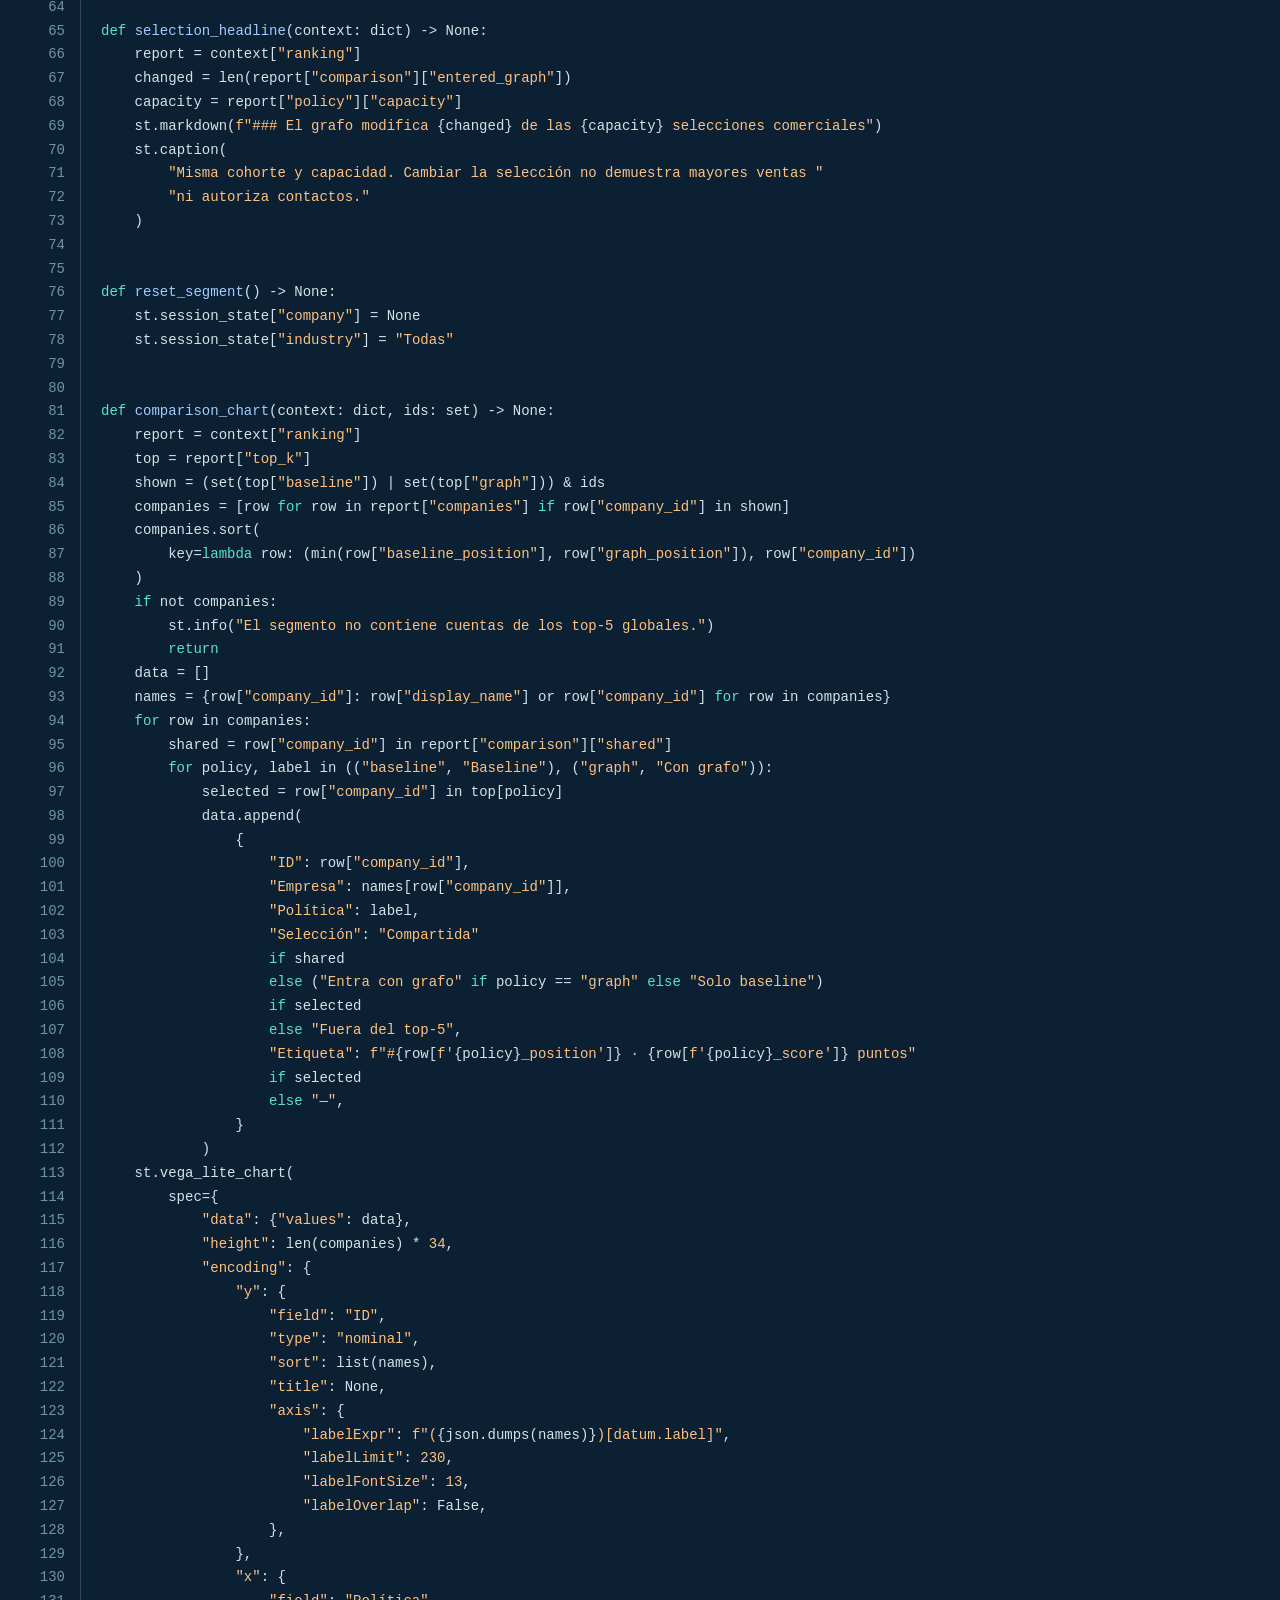
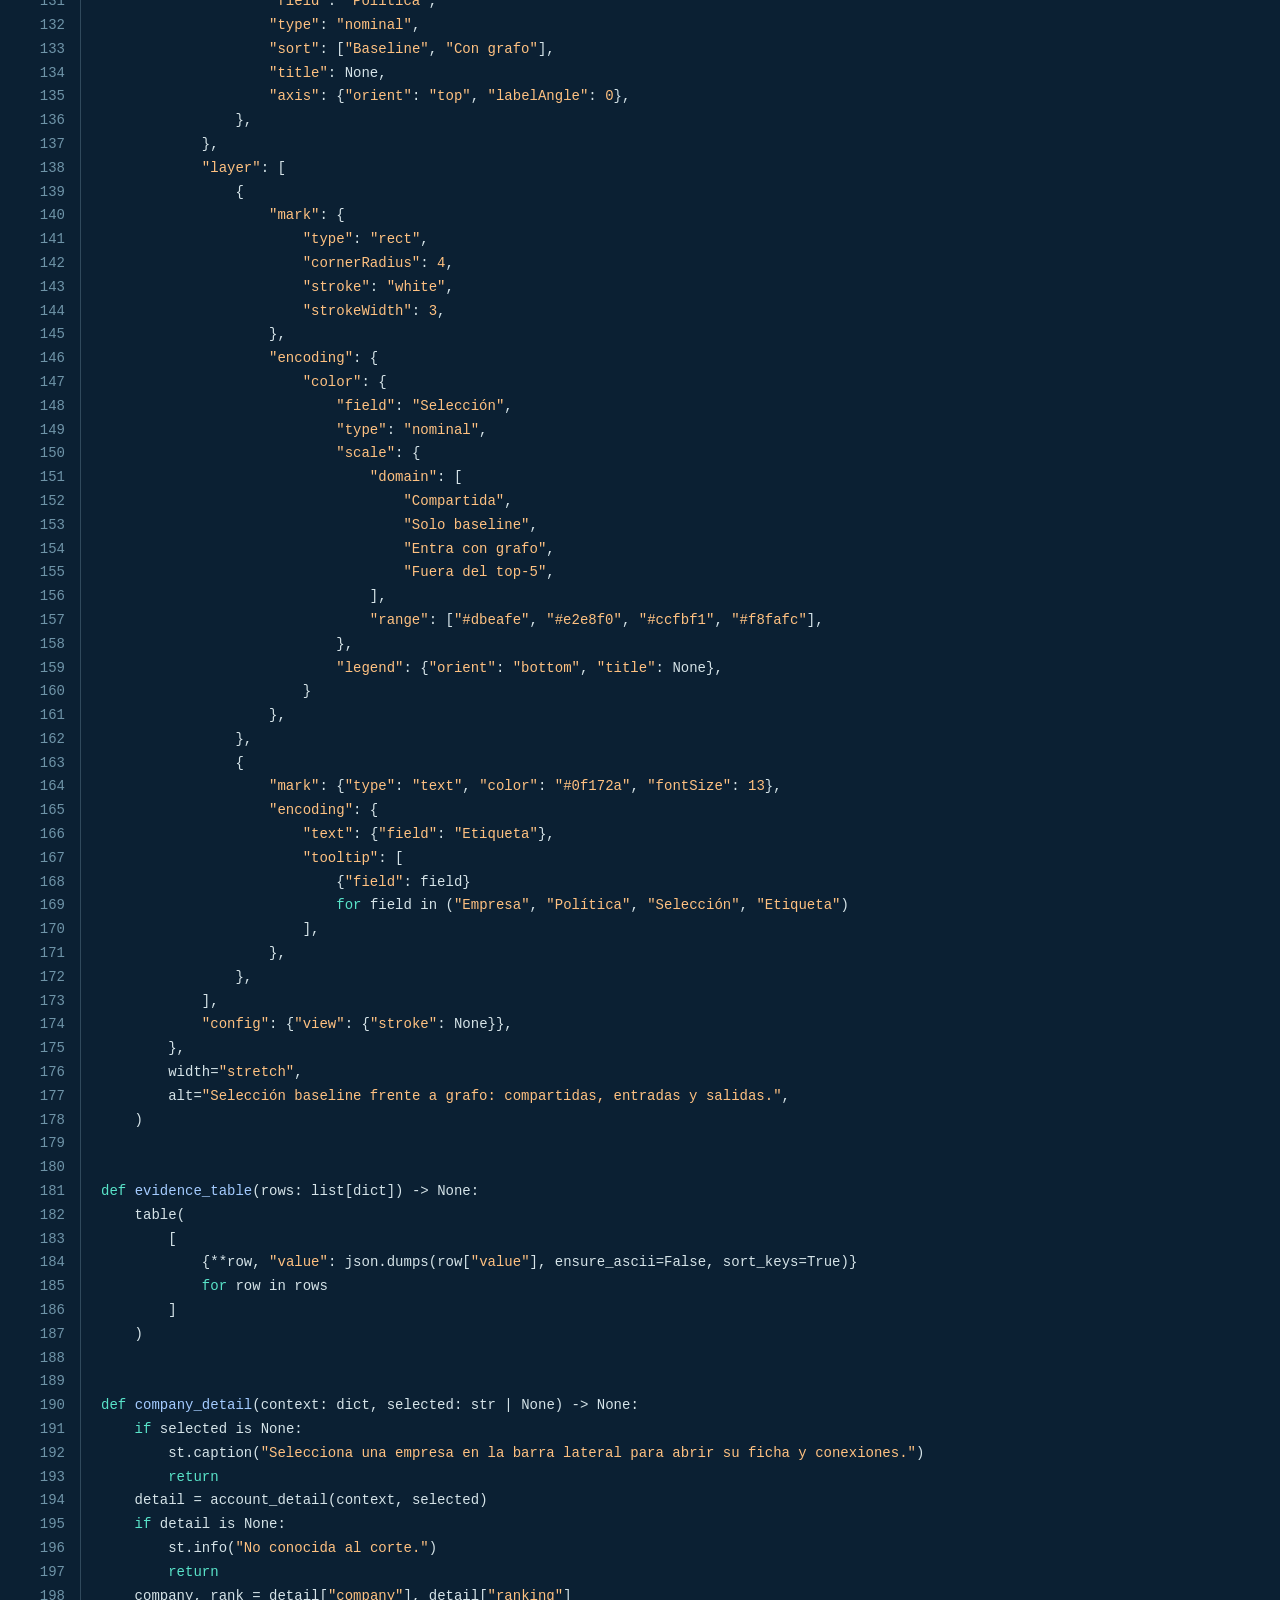
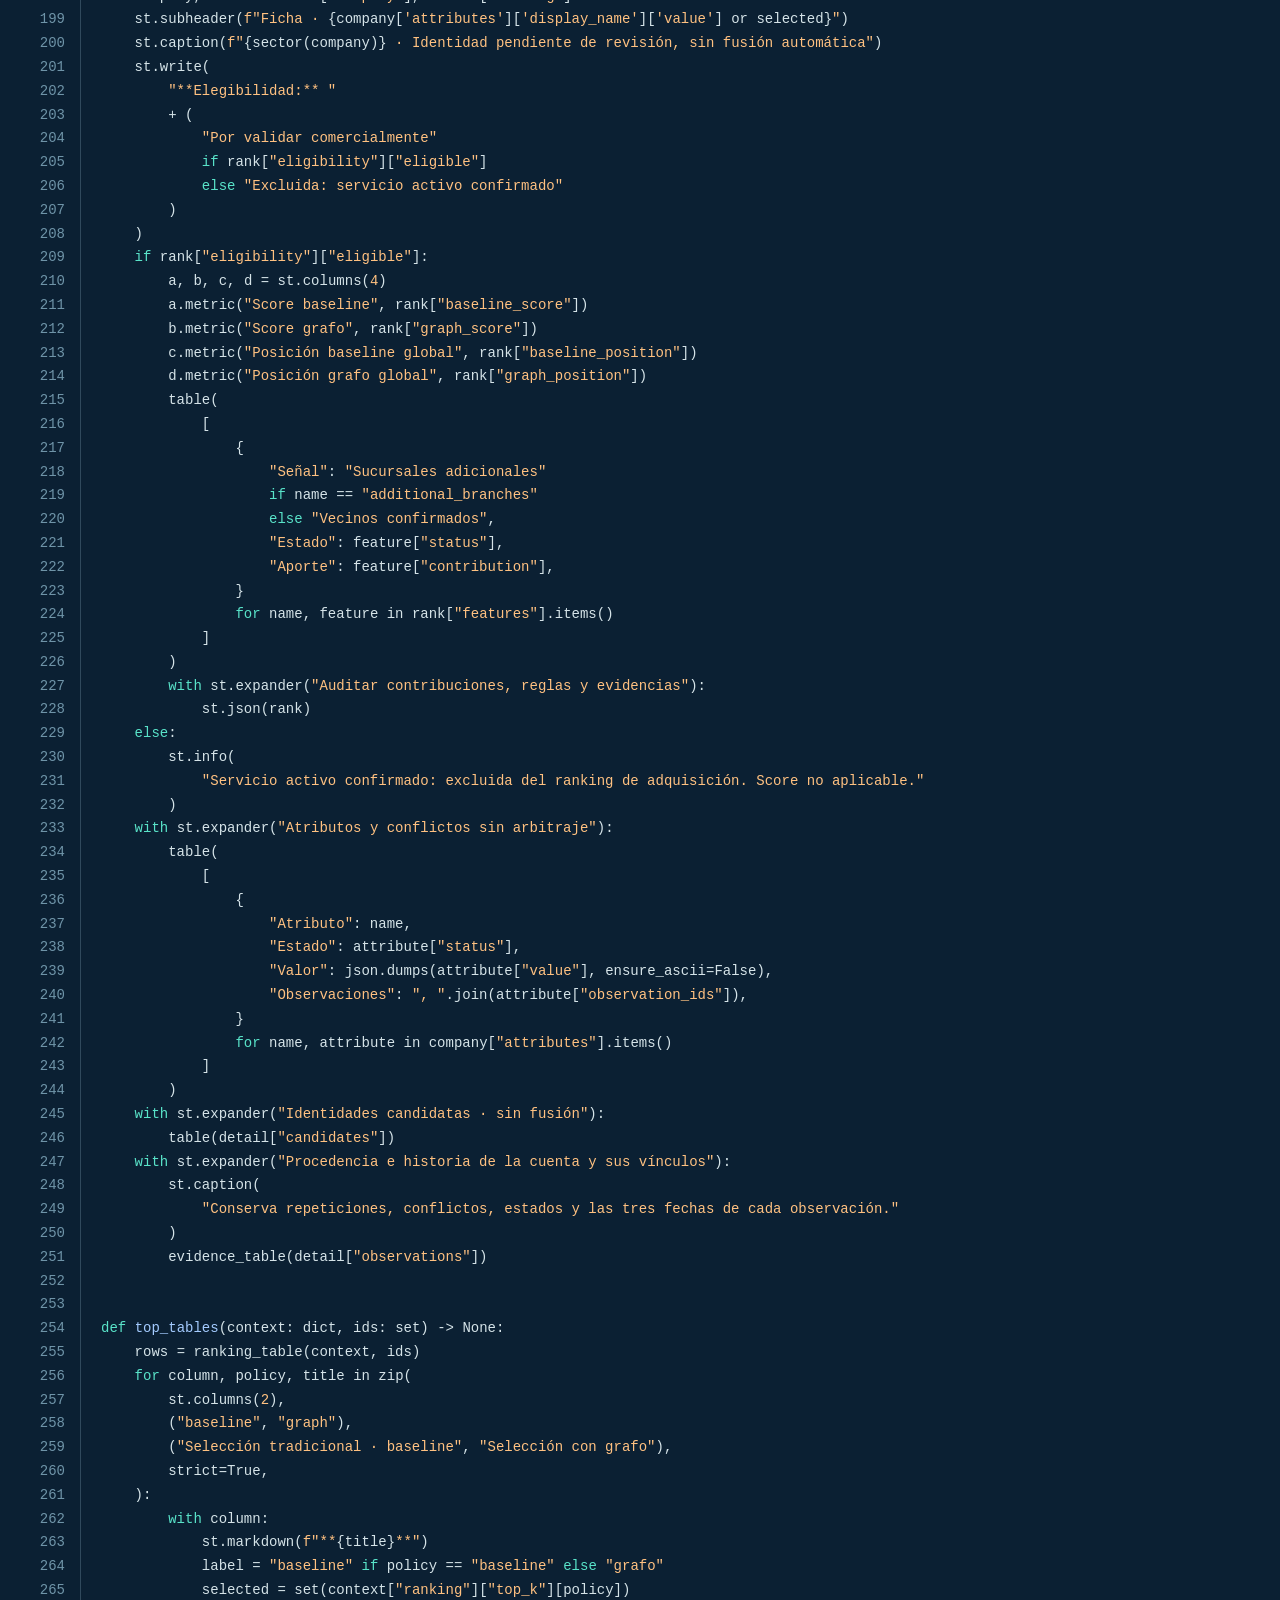
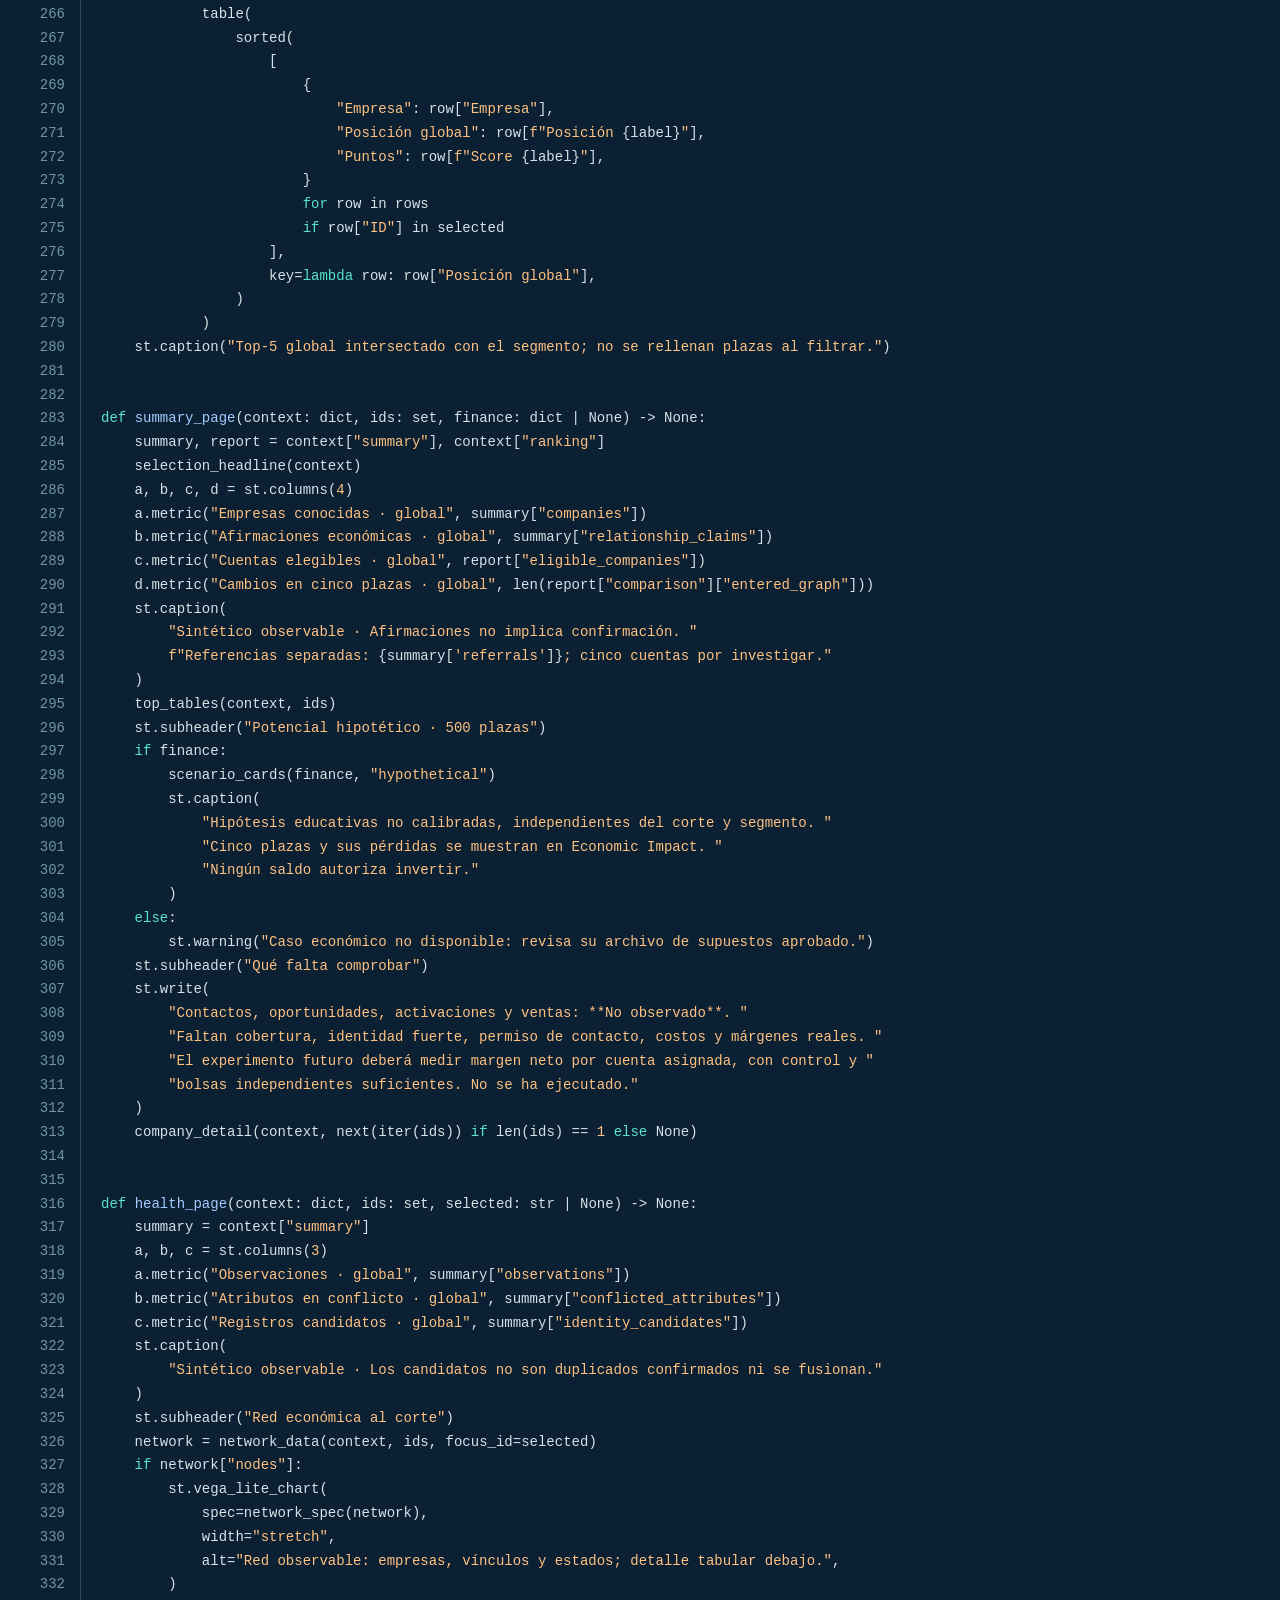
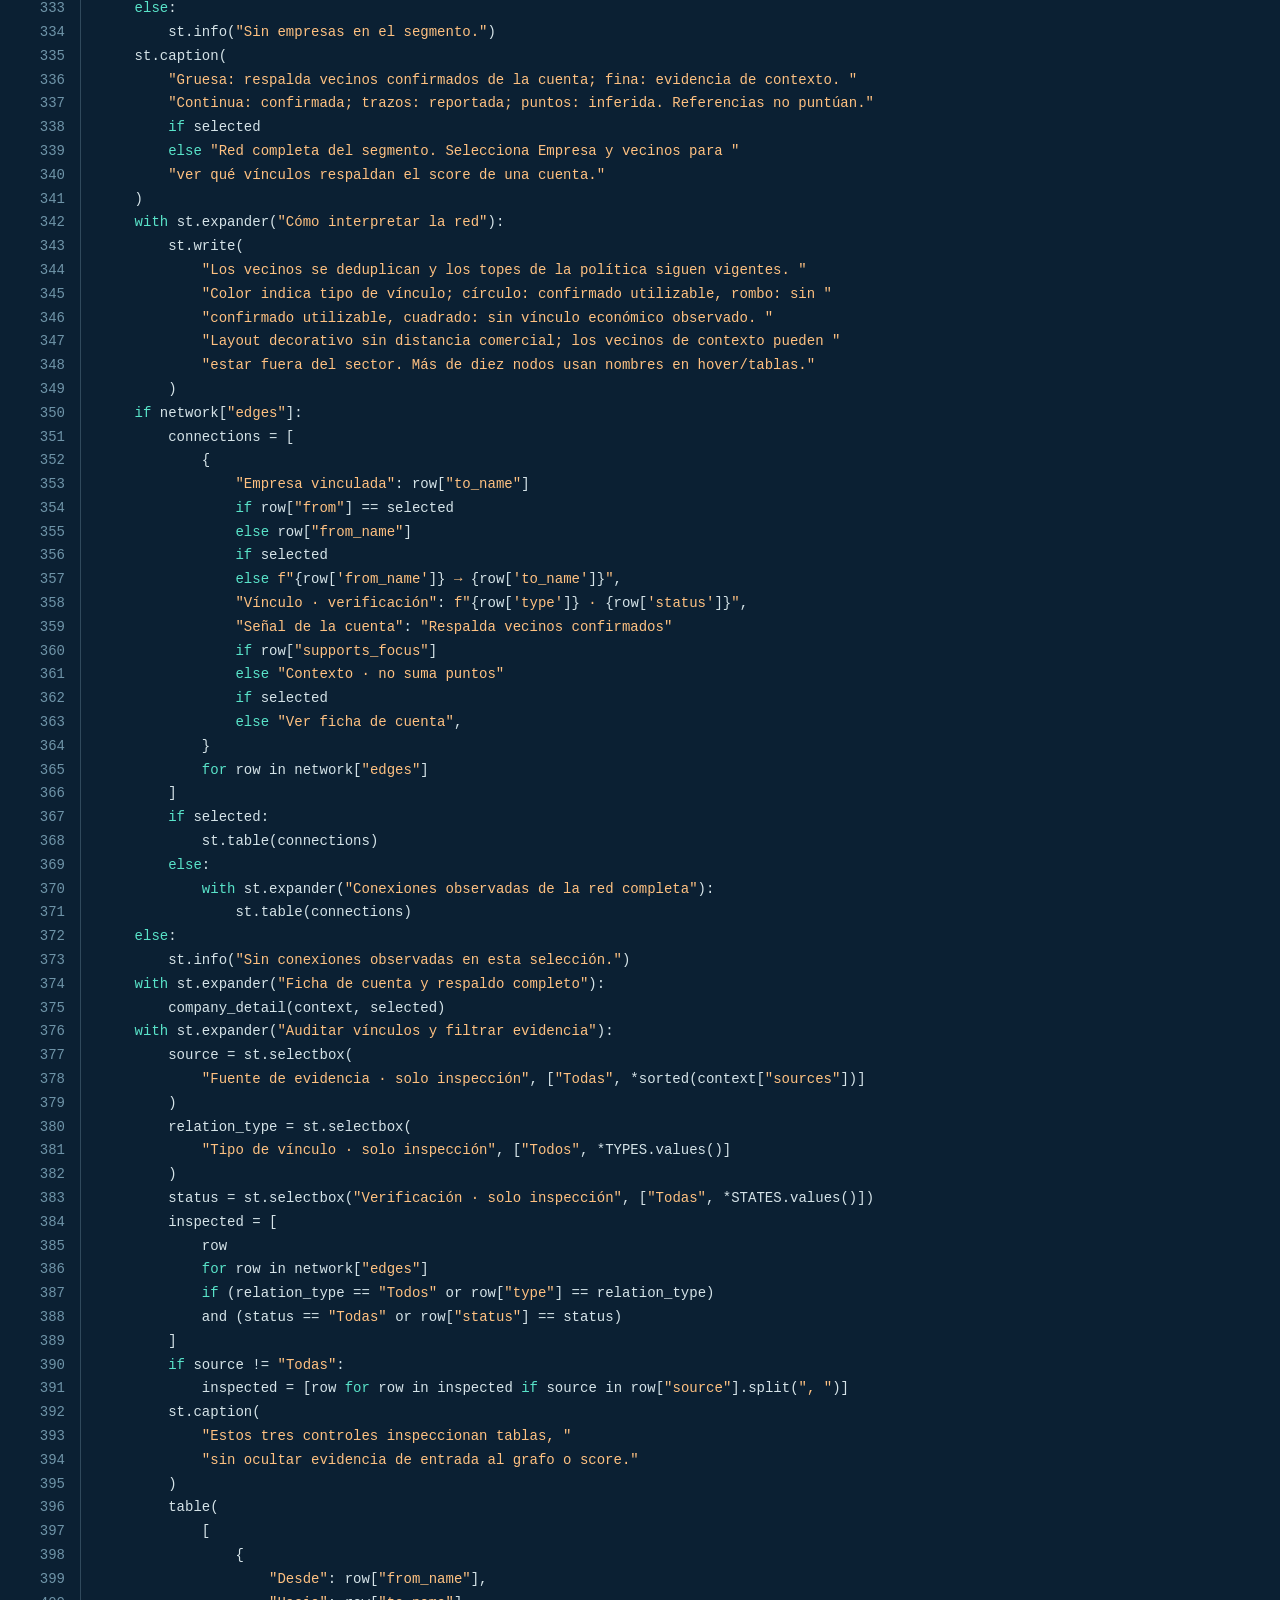
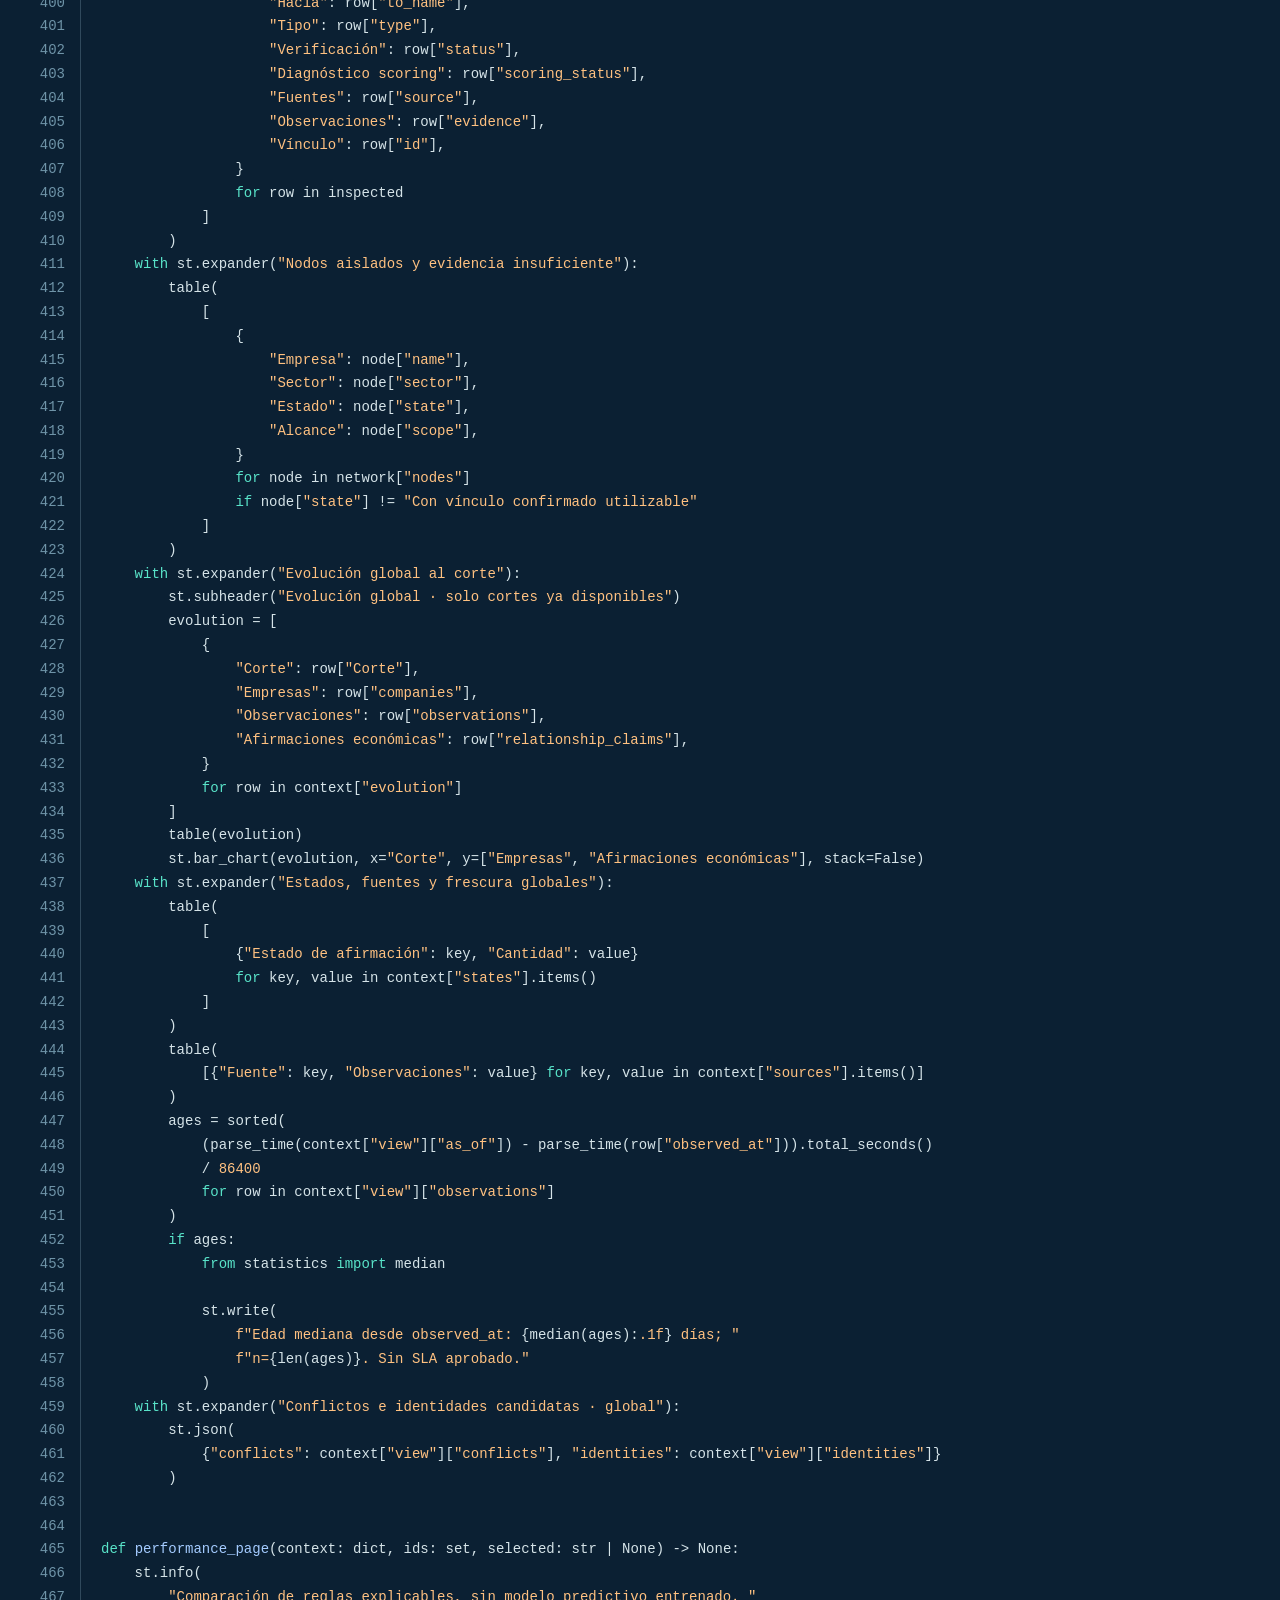
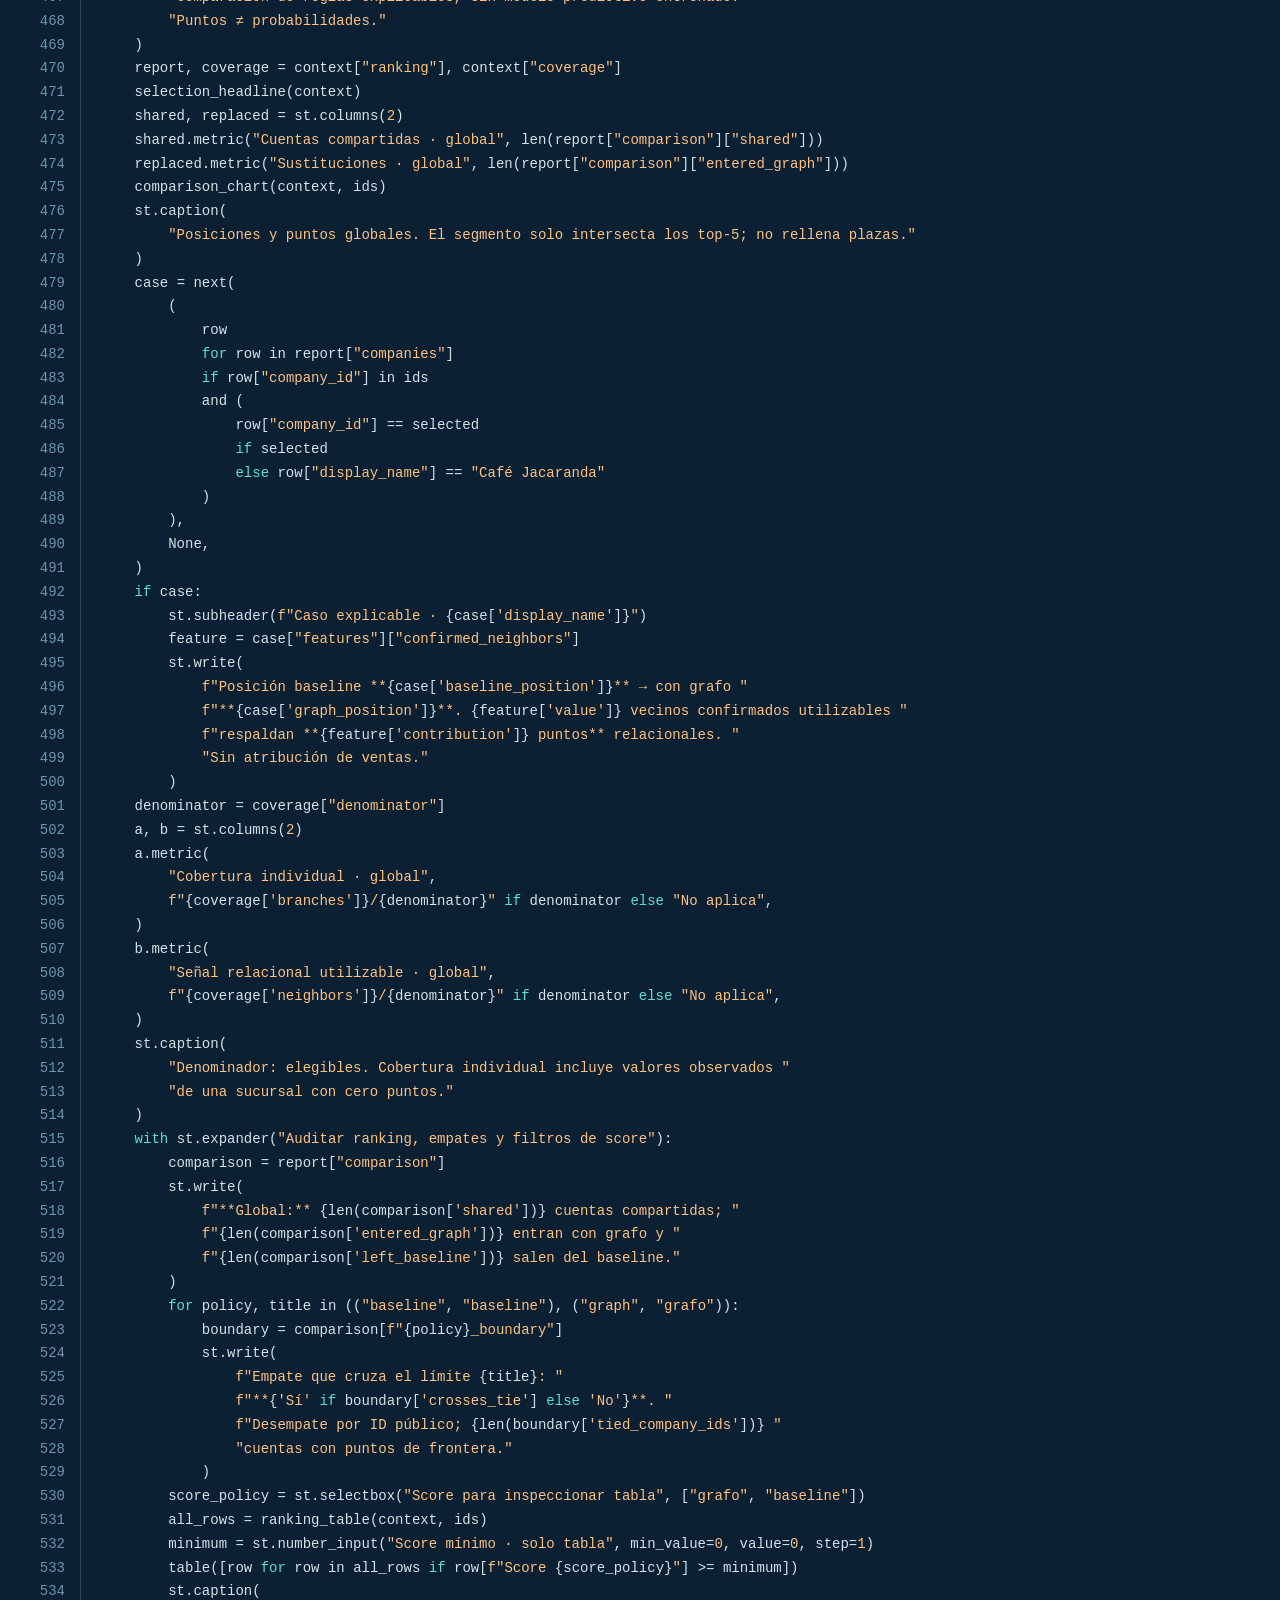
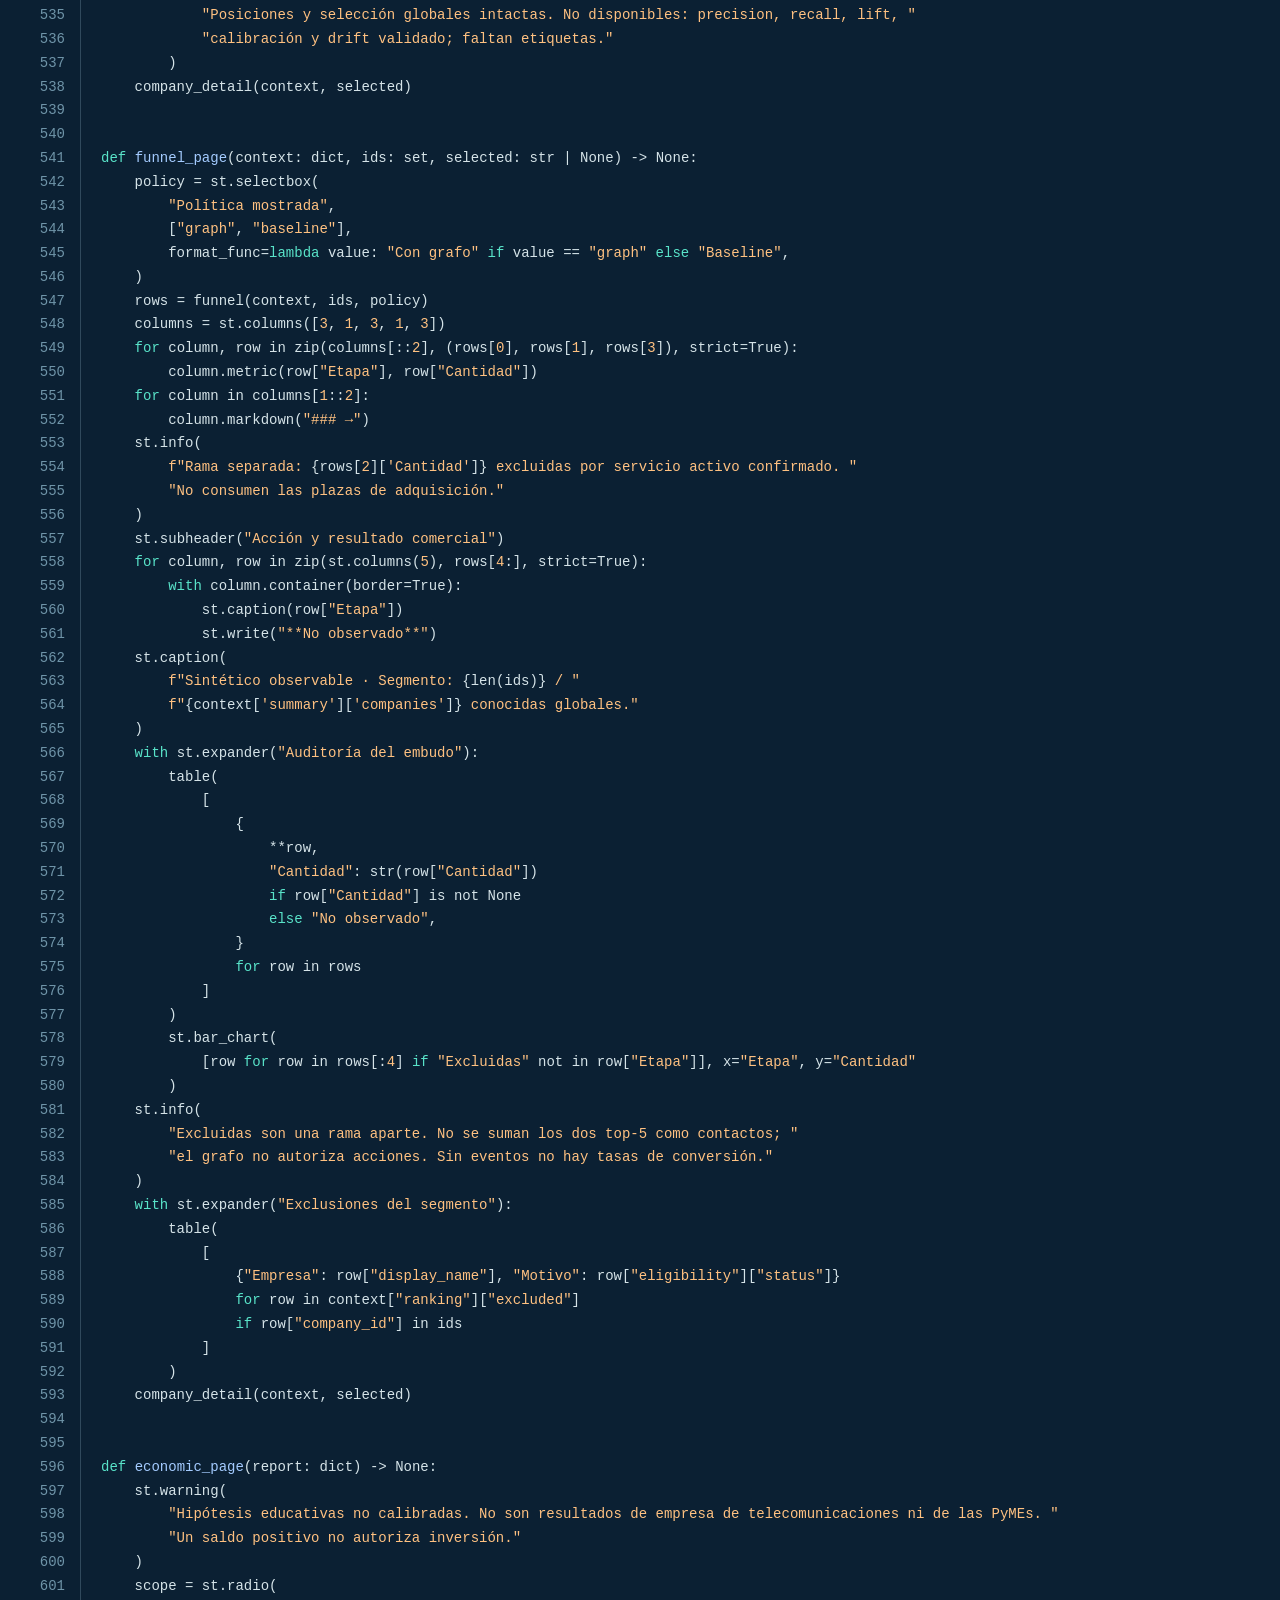
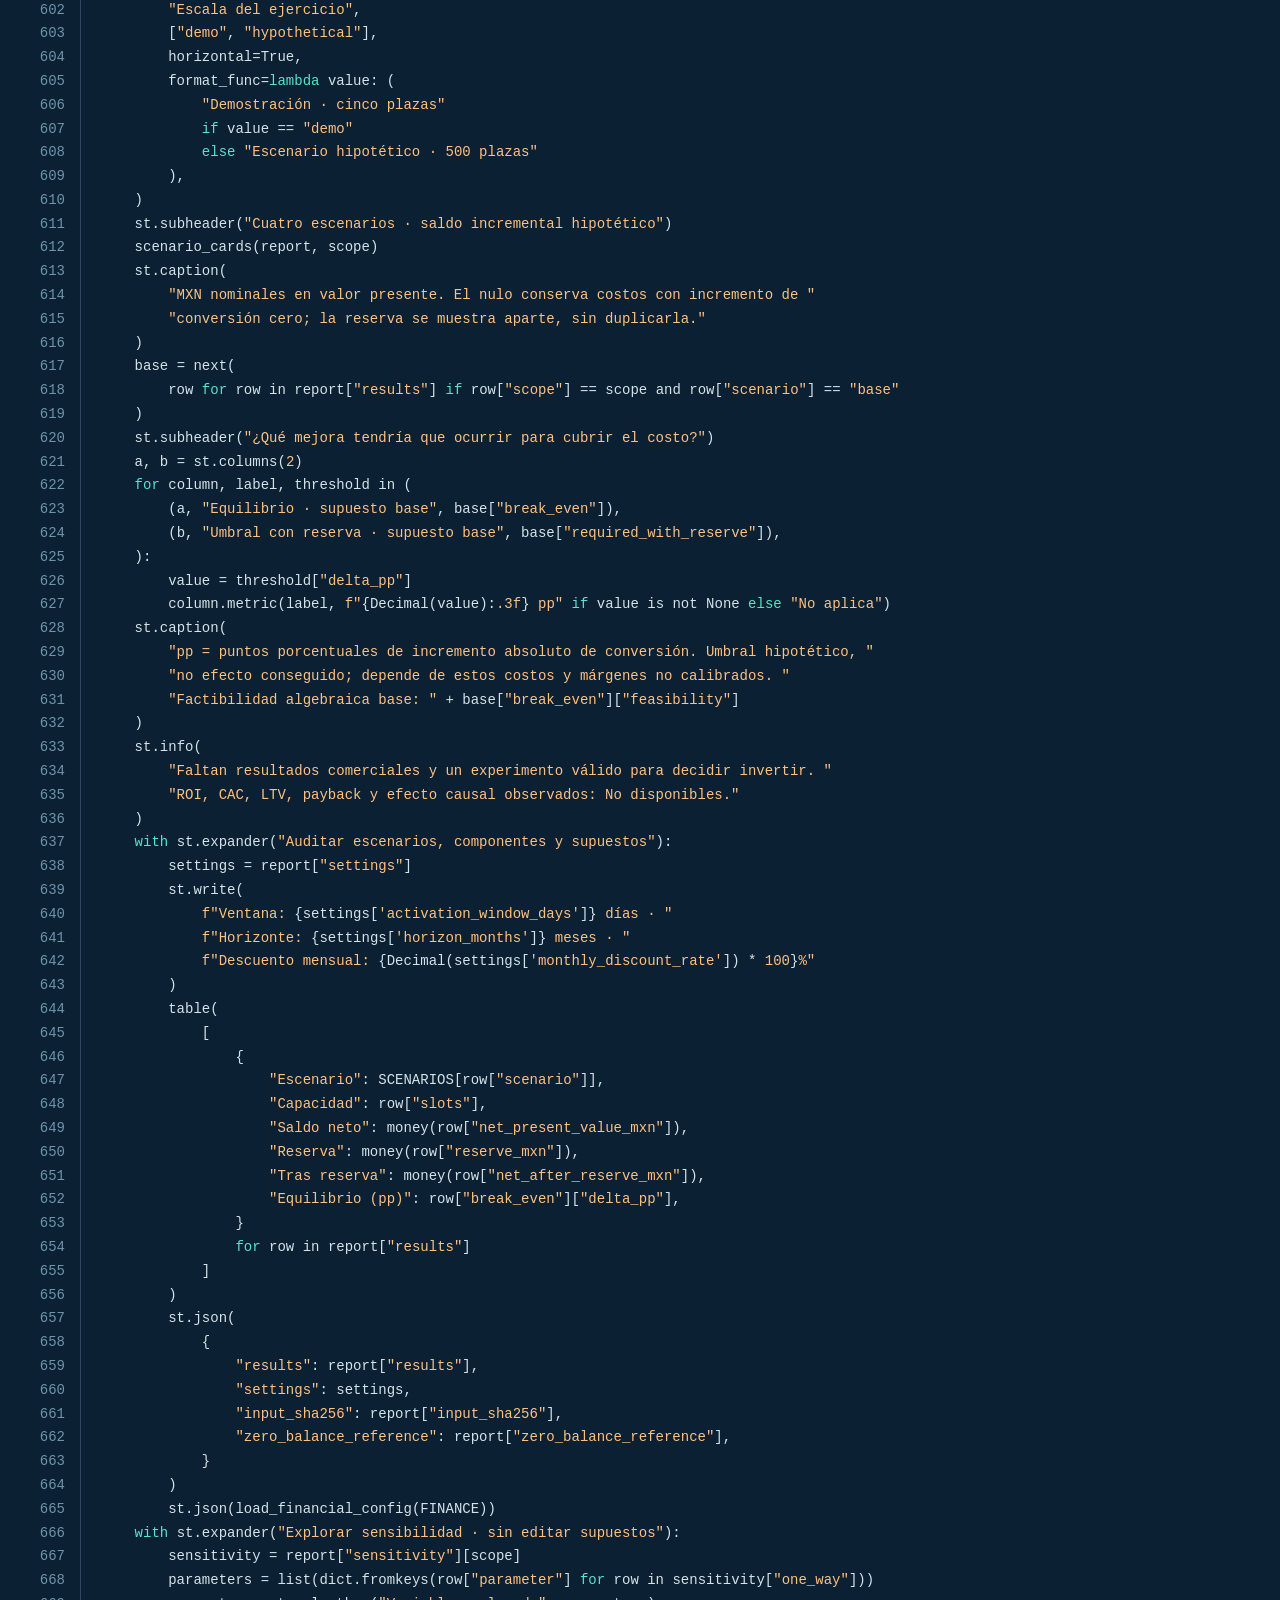
<file: presentation-showcase/evidence/source-html/app__control_tower.py.html>
<!doctype html><html lang="es-MX"><meta charset="utf-8"><meta name="viewport" content="width=device-width,initial-scale=1"><title>app/control_tower.py</title><style>
body{background:#0b2033;color:#d5e3e8;margin:0;font:14px/1.7 Consolas,monospace}header{position:sticky;top:0;background:#102d43;padding:16px 25px;border-bottom:1px solid #34536a;z-index:2;font:13px/1.6 system-ui}header a{color:#58dfc6}main{padding:22px 0}.line{display:flex;gap:20px;min-width:max-content;padding-right:30px;scroll-margin-top:90px}.line>a{text-align:right;min-width:65px;color:#6f94a8;text-decoration:none;border-right:1px solid #30495c;padding-right:15px}code{white-space:pre}.line:target{background:#1f4f50;color:white}.k,.kn,.kd{color:#59e3c9}.s1,.s2,.sa{color:#ffc181}.nf,.nc{color:#a4cbff}.c1,.sd{color:#86a6b6}.mi{color:#ffc181}
</style><header><a href="../../index.html">← Presentación</a> · <strong>app/control_tower.py</strong><br>Fuente auditada: 774dacd80e6410ca43299f63f19d9744a31929c0</header><main><div class="line" id="L1"><a href="#L1">1</a><code><span class="sd">"""Control Tower local: presentación de evidencia observable y escenarios educativos."""</span></code></div>
<div class="line" id="L2"><a href="#L2">2</a><code> </code></div>
<div class="line" id="L3"><a href="#L3">3</a><code><span class="kn">import</span><span class="w"> </span><span class="nn">json</span></code></div>
<div class="line" id="L4"><a href="#L4">4</a><code><span class="kn">from</span><span class="w"> </span><span class="nn">decimal</span><span class="w"> </span><span class="kn">import</span> <span class="n">Decimal</span></code></div>
<div class="line" id="L5"><a href="#L5">5</a><code><span class="kn">from</span><span class="w"> </span><span class="nn">pathlib</span><span class="w"> </span><span class="kn">import</span> <span class="n">Path</span></code></div>
<div class="line" id="L6"><a href="#L6">6</a><code> </code></div>
<div class="line" id="L7"><a href="#L7">7</a><code><span class="kn">import</span><span class="w"> </span><span class="nn">streamlit</span><span class="w"> </span><span class="k">as</span><span class="w"> </span><span class="nn">st</span></code></div>
<div class="line" id="L8"><a href="#L8">8</a><code> </code></div>
<div class="line" id="L9"><a href="#L9">9</a><code><span class="kn">from</span><span class="w"> </span><span class="nn">economic_graph.contracts</span><span class="w"> </span><span class="kn">import</span> <span class="n">CUTS</span><span class="p">,</span> <span class="n">parse_time</span></code></div>
<div class="line" id="L10"><a href="#L10">10</a><code><span class="kn">from</span><span class="w"> </span><span class="nn">economic_graph.finance</span><span class="w"> </span><span class="kn">import</span> <span class="n">financial_report</span><span class="p">,</span> <span class="n">load_financial_config</span></code></div>
<div class="line" id="L11"><a href="#L11">11</a><code><span class="kn">from</span><span class="w"> </span><span class="nn">economic_graph.observable</span><span class="w"> </span><span class="kn">import</span> <span class="n">load_observations</span></code></div>
<div class="line" id="L12"><a href="#L12">12</a><code><span class="kn">from</span><span class="w"> </span><span class="nn">economic_graph.tower_read_model</span><span class="w"> </span><span class="kn">import</span> <span class="p">(</span></code></div>
<div class="line" id="L13"><a href="#L13">13</a><code>    <span class="n">STATES</span><span class="p">,</span></code></div>
<div class="line" id="L14"><a href="#L14">14</a><code>    <span class="n">TYPES</span><span class="p">,</span></code></div>
<div class="line" id="L15"><a href="#L15">15</a><code>    <span class="n">account_detail</span><span class="p">,</span></code></div>
<div class="line" id="L16"><a href="#L16">16</a><code>    <span class="n">atlas_context</span><span class="p">,</span></code></div>
<div class="line" id="L17"><a href="#L17">17</a><code>    <span class="n">build_context</span><span class="p">,</span></code></div>
<div class="line" id="L18"><a href="#L18">18</a><code>    <span class="n">funnel</span><span class="p">,</span></code></div>
<div class="line" id="L19"><a href="#L19">19</a><code>    <span class="n">network_data</span><span class="p">,</span></code></div>
<div class="line" id="L20"><a href="#L20">20</a><code>    <span class="n">network_spec</span><span class="p">,</span></code></div>
<div class="line" id="L21"><a href="#L21">21</a><code>    <span class="n">ranking_table</span><span class="p">,</span></code></div>
<div class="line" id="L22"><a href="#L22">22</a><code>    <span class="n">sector</span><span class="p">,</span></code></div>
<div class="line" id="L23"><a href="#L23">23</a><code>    <span class="n">segment_ids</span><span class="p">,</span></code></div>
<div class="line" id="L24"><a href="#L24">24</a><code><span class="p">)</span></code></div>
<div class="line" id="L25"><a href="#L25">25</a><code> </code></div>
<div class="line" id="L26"><a href="#L26">26</a><code><span class="n">ROOT</span> <span class="o">=</span> <span class="n">Path</span><span class="p">(</span><span class="vm">__file__</span><span class="p">)</span><span class="o">.</span><span class="n">resolve</span><span class="p">()</span><span class="o">.</span><span class="n">parents</span><span class="p">[</span><span class="mi">1</span><span class="p">]</span></code></div>
<div class="line" id="L27"><a href="#L27">27</a><code><span class="n">LEDGER</span> <span class="o">=</span> <span class="n">ROOT</span> <span class="o">/</span> <span class="s2">"data/observable/observations.json"</span></code></div>
<div class="line" id="L28"><a href="#L28">28</a><code><span class="n">FINANCE</span> <span class="o">=</span> <span class="n">ROOT</span> <span class="o">/</span> <span class="s2">"config/financial_assumptions.json"</span></code></div>
<div class="line" id="L29"><a href="#L29">29</a><code><span class="n">PAGES</span> <span class="o">=</span> <span class="p">[</span><span class="s2">"Resumen"</span><span class="p">,</span> <span class="s2">"Graph Health"</span><span class="p">,</span> <span class="s2">"AI Performance"</span><span class="p">,</span> <span class="s2">"Business Funnel"</span><span class="p">,</span> <span class="s2">"Economic Impact"</span><span class="p">]</span></code></div>
<div class="line" id="L30"><a href="#L30">30</a><code><span class="n">SCENARIOS</span> <span class="o">=</span> <span class="p">{</span></code></div>
<div class="line" id="L31"><a href="#L31">31</a><code>    <span class="s2">"conservative"</span><span class="p">:</span> <span class="s2">"Conservador"</span><span class="p">,</span></code></div>
<div class="line" id="L32"><a href="#L32">32</a><code>    <span class="s2">"base"</span><span class="p">:</span> <span class="s2">"Base"</span><span class="p">,</span></code></div>
<div class="line" id="L33"><a href="#L33">33</a><code>    <span class="s2">"optimistic"</span><span class="p">:</span> <span class="s2">"Optimista"</span><span class="p">,</span></code></div>
<div class="line" id="L34"><a href="#L34">34</a><code>    <span class="s2">"null"</span><span class="p">:</span> <span class="s2">"Nulo"</span><span class="p">,</span></code></div>
<div class="line" id="L35"><a href="#L35">35</a><code><span class="p">}</span></code></div>
<div class="line" id="L36"><a href="#L36">36</a><code> </code></div>
<div class="line" id="L37"><a href="#L37">37</a><code> </code></div>
<div class="line" id="L38"><a href="#L38">38</a><code><span class="k">def</span><span class="w"> </span><span class="nf">table</span><span class="p">(</span><span class="n">rows</span><span class="p">:</span> <span class="nb">list</span><span class="p">[</span><span class="nb">dict</span><span class="p">])</span> <span class="o">-&gt;</span> <span class="kc">None</span><span class="p">:</span></code></div>
<div class="line" id="L39"><a href="#L39">39</a><code>    <span class="k">if</span> <span class="n">rows</span><span class="p">:</span></code></div>
<div class="line" id="L40"><a href="#L40">40</a><code>        <span class="n">st</span><span class="o">.</span><span class="n">dataframe</span><span class="p">(</span><span class="n">rows</span><span class="p">,</span> <span class="n">hide_index</span><span class="o">=</span><span class="kc">True</span><span class="p">,</span> <span class="n">width</span><span class="o">=</span><span class="s2">"stretch"</span><span class="p">,</span> <span class="n">row_height</span><span class="o">=</span><span class="mi">32</span><span class="p">)</span></code></div>
<div class="line" id="L41"><a href="#L41">41</a><code>    <span class="k">else</span><span class="p">:</span></code></div>
<div class="line" id="L42"><a href="#L42">42</a><code>        <span class="n">st</span><span class="o">.</span><span class="n">info</span><span class="p">(</span><span class="s2">"Sin registros para esta selección."</span><span class="p">)</span></code></div>
<div class="line" id="L43"><a href="#L43">43</a><code> </code></div>
<div class="line" id="L44"><a href="#L44">44</a><code> </code></div>
<div class="line" id="L45"><a href="#L45">45</a><code><span class="k">def</span><span class="w"> </span><span class="nf">money</span><span class="p">(</span><span class="n">value</span><span class="p">:</span> <span class="nb">str</span><span class="p">)</span> <span class="o">-&gt;</span> <span class="nb">str</span><span class="p">:</span></code></div>
<div class="line" id="L46"><a href="#L46">46</a><code>    <span class="k">return</span> <span class="sa">f</span><span class="s2">"$</span><span class="si">{</span><span class="n">Decimal</span><span class="p">(</span><span class="n">value</span><span class="p">)</span><span class="si">:</span><span class="s2">,.2f</span><span class="si">}</span><span class="s2"> MXN"</span></code></div>
<div class="line" id="L47"><a href="#L47">47</a><code> </code></div>
<div class="line" id="L48"><a href="#L48">48</a><code> </code></div>
<div class="line" id="L49"><a href="#L49">49</a><code><span class="k">def</span><span class="w"> </span><span class="nf">signed_money</span><span class="p">(</span><span class="n">value</span><span class="p">:</span> <span class="nb">str</span><span class="p">)</span> <span class="o">-&gt;</span> <span class="nb">str</span><span class="p">:</span></code></div>
<div class="line" id="L50"><a href="#L50">50</a><code>    <span class="n">amount</span> <span class="o">=</span> <span class="n">Decimal</span><span class="p">(</span><span class="n">value</span><span class="p">)</span></code></div>
<div class="line" id="L51"><a href="#L51">51</a><code>    <span class="k">return</span> <span class="sa">f</span><span class="s2">"</span><span class="si">{</span><span class="s1">'−'</span><span class="w"> </span><span class="k">if</span><span class="w"> </span><span class="n">amount</span><span class="w"> </span><span class="o">&lt;</span><span class="w"> </span><span class="mi">0</span><span class="w"> </span><span class="k">else</span><span class="w"> </span><span class="s1">'+'</span><span class="w"> </span><span class="k">if</span><span class="w"> </span><span class="n">amount</span><span class="w"> </span><span class="o">&gt;</span><span class="w"> </span><span class="mi">0</span><span class="w"> </span><span class="k">else</span><span class="w"> </span><span class="s1">''</span><span class="si">}</span><span class="s2">$</span><span class="si">{</span><span class="nb">abs</span><span class="p">(</span><span class="n">amount</span><span class="p">)</span><span class="si">:</span><span class="s2">,.0f</span><span class="si">}</span><span class="s2">"</span></code></div>
<div class="line" id="L52"><a href="#L52">52</a><code> </code></div>
<div class="line" id="L53"><a href="#L53">53</a><code> </code></div>
<div class="line" id="L54"><a href="#L54">54</a><code><span class="k">def</span><span class="w"> </span><span class="nf">scenario_cards</span><span class="p">(</span><span class="n">report</span><span class="p">:</span> <span class="nb">dict</span><span class="p">,</span> <span class="n">scope</span><span class="p">:</span> <span class="nb">str</span><span class="p">)</span> <span class="o">-&gt;</span> <span class="kc">None</span><span class="p">:</span></code></div>
<div class="line" id="L55"><a href="#L55">55</a><code>    <span class="n">rows</span> <span class="o">=</span> <span class="p">[</span><span class="n">row</span> <span class="k">for</span> <span class="n">row</span> <span class="ow">in</span> <span class="n">report</span><span class="p">[</span><span class="s2">"results"</span><span class="p">]</span> <span class="k">if</span> <span class="n">row</span><span class="p">[</span><span class="s2">"scope"</span><span class="p">]</span> <span class="o">==</span> <span class="n">scope</span><span class="p">]</span></code></div>
<div class="line" id="L56"><a href="#L56">56</a><code>    <span class="k">for</span> <span class="n">column</span><span class="p">,</span> <span class="n">row</span> <span class="ow">in</span> <span class="nb">zip</span><span class="p">(</span><span class="n">st</span><span class="o">.</span><span class="n">columns</span><span class="p">(</span><span class="nb">len</span><span class="p">(</span><span class="n">rows</span><span class="p">)),</span> <span class="n">rows</span><span class="p">,</span> <span class="n">strict</span><span class="o">=</span><span class="kc">True</span><span class="p">):</span></code></div>
<div class="line" id="L57"><a href="#L57">57</a><code>        <span class="k">with</span> <span class="n">column</span><span class="o">.</span><span class="n">container</span><span class="p">(</span><span class="n">border</span><span class="o">=</span><span class="kc">True</span><span class="p">):</span></code></div>
<div class="line" id="L58"><a href="#L58">58</a><code>            <span class="n">st</span><span class="o">.</span><span class="n">markdown</span><span class="p">(</span><span class="sa">f</span><span class="s2">"**</span><span class="si">{</span><span class="n">SCENARIOS</span><span class="p">[</span><span class="n">row</span><span class="p">[</span><span class="s1">'scenario'</span><span class="p">]]</span><span class="si">}</span><span class="s2">**"</span><span class="p">)</span></code></div>
<div class="line" id="L59"><a href="#L59">59</a><code>            <span class="n">st</span><span class="o">.</span><span class="n">markdown</span><span class="p">(</span><span class="sa">f</span><span class="s2">"### </span><span class="si">{</span><span class="n">signed_money</span><span class="p">(</span><span class="n">row</span><span class="p">[</span><span class="s1">'net_present_value_mxn'</span><span class="p">])</span><span class="si">}</span><span class="s2">"</span><span class="p">)</span></code></div>
<div class="line" id="L60"><a href="#L60">60</a><code>            <span class="n">st</span><span class="o">.</span><span class="n">caption</span><span class="p">(</span><span class="s2">"Saldo neto hipotético · MXN"</span><span class="p">)</span></code></div>
<div class="line" id="L61"><a href="#L61">61</a><code>            <span class="n">st</span><span class="o">.</span><span class="n">caption</span><span class="p">(</span><span class="sa">f</span><span class="s2">"Reserva: </span><span class="si">{</span><span class="n">money</span><span class="p">(</span><span class="n">row</span><span class="p">[</span><span class="s1">'reserve_mxn'</span><span class="p">])</span><span class="si">}</span><span class="s2">"</span><span class="p">)</span></code></div>
<div class="line" id="L62"><a href="#L62">62</a><code>            <span class="n">st</span><span class="o">.</span><span class="n">write</span><span class="p">(</span><span class="sa">f</span><span class="s2">"Tras reserva: **</span><span class="si">{</span><span class="n">signed_money</span><span class="p">(</span><span class="n">row</span><span class="p">[</span><span class="s1">'net_after_reserve_mxn'</span><span class="p">])</span><span class="si">}</span><span class="s2">**"</span><span class="p">)</span></code></div>
<div class="line" id="L63"><a href="#L63">63</a><code> </code></div>
<div class="line" id="L64"><a href="#L64">64</a><code> </code></div>
<div class="line" id="L65"><a href="#L65">65</a><code><span class="k">def</span><span class="w"> </span><span class="nf">selection_headline</span><span class="p">(</span><span class="n">context</span><span class="p">:</span> <span class="nb">dict</span><span class="p">)</span> <span class="o">-&gt;</span> <span class="kc">None</span><span class="p">:</span></code></div>
<div class="line" id="L66"><a href="#L66">66</a><code>    <span class="n">report</span> <span class="o">=</span> <span class="n">context</span><span class="p">[</span><span class="s2">"ranking"</span><span class="p">]</span></code></div>
<div class="line" id="L67"><a href="#L67">67</a><code>    <span class="n">changed</span> <span class="o">=</span> <span class="nb">len</span><span class="p">(</span><span class="n">report</span><span class="p">[</span><span class="s2">"comparison"</span><span class="p">][</span><span class="s2">"entered_graph"</span><span class="p">])</span></code></div>
<div class="line" id="L68"><a href="#L68">68</a><code>    <span class="n">capacity</span> <span class="o">=</span> <span class="n">report</span><span class="p">[</span><span class="s2">"policy"</span><span class="p">][</span><span class="s2">"capacity"</span><span class="p">]</span></code></div>
<div class="line" id="L69"><a href="#L69">69</a><code>    <span class="n">st</span><span class="o">.</span><span class="n">markdown</span><span class="p">(</span><span class="sa">f</span><span class="s2">"### El grafo modifica </span><span class="si">{</span><span class="n">changed</span><span class="si">}</span><span class="s2"> de las </span><span class="si">{</span><span class="n">capacity</span><span class="si">}</span><span class="s2"> selecciones comerciales"</span><span class="p">)</span></code></div>
<div class="line" id="L70"><a href="#L70">70</a><code>    <span class="n">st</span><span class="o">.</span><span class="n">caption</span><span class="p">(</span></code></div>
<div class="line" id="L71"><a href="#L71">71</a><code>        <span class="s2">"Misma cohorte y capacidad. Cambiar la selección no demuestra mayores ventas "</span></code></div>
<div class="line" id="L72"><a href="#L72">72</a><code>        <span class="s2">"ni autoriza contactos."</span></code></div>
<div class="line" id="L73"><a href="#L73">73</a><code>    <span class="p">)</span></code></div>
<div class="line" id="L74"><a href="#L74">74</a><code> </code></div>
<div class="line" id="L75"><a href="#L75">75</a><code> </code></div>
<div class="line" id="L76"><a href="#L76">76</a><code><span class="k">def</span><span class="w"> </span><span class="nf">reset_segment</span><span class="p">()</span> <span class="o">-&gt;</span> <span class="kc">None</span><span class="p">:</span></code></div>
<div class="line" id="L77"><a href="#L77">77</a><code>    <span class="n">st</span><span class="o">.</span><span class="n">session_state</span><span class="p">[</span><span class="s2">"company"</span><span class="p">]</span> <span class="o">=</span> <span class="kc">None</span></code></div>
<div class="line" id="L78"><a href="#L78">78</a><code>    <span class="n">st</span><span class="o">.</span><span class="n">session_state</span><span class="p">[</span><span class="s2">"industry"</span><span class="p">]</span> <span class="o">=</span> <span class="s2">"Todas"</span></code></div>
<div class="line" id="L79"><a href="#L79">79</a><code> </code></div>
<div class="line" id="L80"><a href="#L80">80</a><code> </code></div>
<div class="line" id="L81"><a href="#L81">81</a><code><span class="k">def</span><span class="w"> </span><span class="nf">comparison_chart</span><span class="p">(</span><span class="n">context</span><span class="p">:</span> <span class="nb">dict</span><span class="p">,</span> <span class="n">ids</span><span class="p">:</span> <span class="nb">set</span><span class="p">)</span> <span class="o">-&gt;</span> <span class="kc">None</span><span class="p">:</span></code></div>
<div class="line" id="L82"><a href="#L82">82</a><code>    <span class="n">report</span> <span class="o">=</span> <span class="n">context</span><span class="p">[</span><span class="s2">"ranking"</span><span class="p">]</span></code></div>
<div class="line" id="L83"><a href="#L83">83</a><code>    <span class="n">top</span> <span class="o">=</span> <span class="n">report</span><span class="p">[</span><span class="s2">"top_k"</span><span class="p">]</span></code></div>
<div class="line" id="L84"><a href="#L84">84</a><code>    <span class="n">shown</span> <span class="o">=</span> <span class="p">(</span><span class="nb">set</span><span class="p">(</span><span class="n">top</span><span class="p">[</span><span class="s2">"baseline"</span><span class="p">])</span> <span class="o">|</span> <span class="nb">set</span><span class="p">(</span><span class="n">top</span><span class="p">[</span><span class="s2">"graph"</span><span class="p">]))</span> <span class="o">&amp;</span> <span class="n">ids</span></code></div>
<div class="line" id="L85"><a href="#L85">85</a><code>    <span class="n">companies</span> <span class="o">=</span> <span class="p">[</span><span class="n">row</span> <span class="k">for</span> <span class="n">row</span> <span class="ow">in</span> <span class="n">report</span><span class="p">[</span><span class="s2">"companies"</span><span class="p">]</span> <span class="k">if</span> <span class="n">row</span><span class="p">[</span><span class="s2">"company_id"</span><span class="p">]</span> <span class="ow">in</span> <span class="n">shown</span><span class="p">]</span></code></div>
<div class="line" id="L86"><a href="#L86">86</a><code>    <span class="n">companies</span><span class="o">.</span><span class="n">sort</span><span class="p">(</span></code></div>
<div class="line" id="L87"><a href="#L87">87</a><code>        <span class="n">key</span><span class="o">=</span><span class="k">lambda</span> <span class="n">row</span><span class="p">:</span> <span class="p">(</span><span class="nb">min</span><span class="p">(</span><span class="n">row</span><span class="p">[</span><span class="s2">"baseline_position"</span><span class="p">],</span> <span class="n">row</span><span class="p">[</span><span class="s2">"graph_position"</span><span class="p">]),</span> <span class="n">row</span><span class="p">[</span><span class="s2">"company_id"</span><span class="p">])</span></code></div>
<div class="line" id="L88"><a href="#L88">88</a><code>    <span class="p">)</span></code></div>
<div class="line" id="L89"><a href="#L89">89</a><code>    <span class="k">if</span> <span class="ow">not</span> <span class="n">companies</span><span class="p">:</span></code></div>
<div class="line" id="L90"><a href="#L90">90</a><code>        <span class="n">st</span><span class="o">.</span><span class="n">info</span><span class="p">(</span><span class="s2">"El segmento no contiene cuentas de los top-5 globales."</span><span class="p">)</span></code></div>
<div class="line" id="L91"><a href="#L91">91</a><code>        <span class="k">return</span></code></div>
<div class="line" id="L92"><a href="#L92">92</a><code>    <span class="n">data</span> <span class="o">=</span> <span class="p">[]</span></code></div>
<div class="line" id="L93"><a href="#L93">93</a><code>    <span class="n">names</span> <span class="o">=</span> <span class="p">{</span><span class="n">row</span><span class="p">[</span><span class="s2">"company_id"</span><span class="p">]:</span> <span class="n">row</span><span class="p">[</span><span class="s2">"display_name"</span><span class="p">]</span> <span class="ow">or</span> <span class="n">row</span><span class="p">[</span><span class="s2">"company_id"</span><span class="p">]</span> <span class="k">for</span> <span class="n">row</span> <span class="ow">in</span> <span class="n">companies</span><span class="p">}</span></code></div>
<div class="line" id="L94"><a href="#L94">94</a><code>    <span class="k">for</span> <span class="n">row</span> <span class="ow">in</span> <span class="n">companies</span><span class="p">:</span></code></div>
<div class="line" id="L95"><a href="#L95">95</a><code>        <span class="n">shared</span> <span class="o">=</span> <span class="n">row</span><span class="p">[</span><span class="s2">"company_id"</span><span class="p">]</span> <span class="ow">in</span> <span class="n">report</span><span class="p">[</span><span class="s2">"comparison"</span><span class="p">][</span><span class="s2">"shared"</span><span class="p">]</span></code></div>
<div class="line" id="L96"><a href="#L96">96</a><code>        <span class="k">for</span> <span class="n">policy</span><span class="p">,</span> <span class="n">label</span> <span class="ow">in</span> <span class="p">((</span><span class="s2">"baseline"</span><span class="p">,</span> <span class="s2">"Baseline"</span><span class="p">),</span> <span class="p">(</span><span class="s2">"graph"</span><span class="p">,</span> <span class="s2">"Con grafo"</span><span class="p">)):</span></code></div>
<div class="line" id="L97"><a href="#L97">97</a><code>            <span class="n">selected</span> <span class="o">=</span> <span class="n">row</span><span class="p">[</span><span class="s2">"company_id"</span><span class="p">]</span> <span class="ow">in</span> <span class="n">top</span><span class="p">[</span><span class="n">policy</span><span class="p">]</span></code></div>
<div class="line" id="L98"><a href="#L98">98</a><code>            <span class="n">data</span><span class="o">.</span><span class="n">append</span><span class="p">(</span></code></div>
<div class="line" id="L99"><a href="#L99">99</a><code>                <span class="p">{</span></code></div>
<div class="line" id="L100"><a href="#L100">100</a><code>                    <span class="s2">"ID"</span><span class="p">:</span> <span class="n">row</span><span class="p">[</span><span class="s2">"company_id"</span><span class="p">],</span></code></div>
<div class="line" id="L101"><a href="#L101">101</a><code>                    <span class="s2">"Empresa"</span><span class="p">:</span> <span class="n">names</span><span class="p">[</span><span class="n">row</span><span class="p">[</span><span class="s2">"company_id"</span><span class="p">]],</span></code></div>
<div class="line" id="L102"><a href="#L102">102</a><code>                    <span class="s2">"Política"</span><span class="p">:</span> <span class="n">label</span><span class="p">,</span></code></div>
<div class="line" id="L103"><a href="#L103">103</a><code>                    <span class="s2">"Selección"</span><span class="p">:</span> <span class="s2">"Compartida"</span></code></div>
<div class="line" id="L104"><a href="#L104">104</a><code>                    <span class="k">if</span> <span class="n">shared</span></code></div>
<div class="line" id="L105"><a href="#L105">105</a><code>                    <span class="k">else</span> <span class="p">(</span><span class="s2">"Entra con grafo"</span> <span class="k">if</span> <span class="n">policy</span> <span class="o">==</span> <span class="s2">"graph"</span> <span class="k">else</span> <span class="s2">"Solo baseline"</span><span class="p">)</span></code></div>
<div class="line" id="L106"><a href="#L106">106</a><code>                    <span class="k">if</span> <span class="n">selected</span></code></div>
<div class="line" id="L107"><a href="#L107">107</a><code>                    <span class="k">else</span> <span class="s2">"Fuera del top-5"</span><span class="p">,</span></code></div>
<div class="line" id="L108"><a href="#L108">108</a><code>                    <span class="s2">"Etiqueta"</span><span class="p">:</span> <span class="sa">f</span><span class="s2">"#</span><span class="si">{</span><span class="n">row</span><span class="p">[</span><span class="sa">f</span><span class="s1">'</span><span class="si">{</span><span class="n">policy</span><span class="si">}</span><span class="s1">_position'</span><span class="p">]</span><span class="si">}</span><span class="s2"> · </span><span class="si">{</span><span class="n">row</span><span class="p">[</span><span class="sa">f</span><span class="s1">'</span><span class="si">{</span><span class="n">policy</span><span class="si">}</span><span class="s1">_score'</span><span class="p">]</span><span class="si">}</span><span class="s2"> puntos"</span></code></div>
<div class="line" id="L109"><a href="#L109">109</a><code>                    <span class="k">if</span> <span class="n">selected</span></code></div>
<div class="line" id="L110"><a href="#L110">110</a><code>                    <span class="k">else</span> <span class="s2">"—"</span><span class="p">,</span></code></div>
<div class="line" id="L111"><a href="#L111">111</a><code>                <span class="p">}</span></code></div>
<div class="line" id="L112"><a href="#L112">112</a><code>            <span class="p">)</span></code></div>
<div class="line" id="L113"><a href="#L113">113</a><code>    <span class="n">st</span><span class="o">.</span><span class="n">vega_lite_chart</span><span class="p">(</span></code></div>
<div class="line" id="L114"><a href="#L114">114</a><code>        <span class="n">spec</span><span class="o">=</span><span class="p">{</span></code></div>
<div class="line" id="L115"><a href="#L115">115</a><code>            <span class="s2">"data"</span><span class="p">:</span> <span class="p">{</span><span class="s2">"values"</span><span class="p">:</span> <span class="n">data</span><span class="p">},</span></code></div>
<div class="line" id="L116"><a href="#L116">116</a><code>            <span class="s2">"height"</span><span class="p">:</span> <span class="nb">len</span><span class="p">(</span><span class="n">companies</span><span class="p">)</span> <span class="o">*</span> <span class="mi">34</span><span class="p">,</span></code></div>
<div class="line" id="L117"><a href="#L117">117</a><code>            <span class="s2">"encoding"</span><span class="p">:</span> <span class="p">{</span></code></div>
<div class="line" id="L118"><a href="#L118">118</a><code>                <span class="s2">"y"</span><span class="p">:</span> <span class="p">{</span></code></div>
<div class="line" id="L119"><a href="#L119">119</a><code>                    <span class="s2">"field"</span><span class="p">:</span> <span class="s2">"ID"</span><span class="p">,</span></code></div>
<div class="line" id="L120"><a href="#L120">120</a><code>                    <span class="s2">"type"</span><span class="p">:</span> <span class="s2">"nominal"</span><span class="p">,</span></code></div>
<div class="line" id="L121"><a href="#L121">121</a><code>                    <span class="s2">"sort"</span><span class="p">:</span> <span class="nb">list</span><span class="p">(</span><span class="n">names</span><span class="p">),</span></code></div>
<div class="line" id="L122"><a href="#L122">122</a><code>                    <span class="s2">"title"</span><span class="p">:</span> <span class="kc">None</span><span class="p">,</span></code></div>
<div class="line" id="L123"><a href="#L123">123</a><code>                    <span class="s2">"axis"</span><span class="p">:</span> <span class="p">{</span></code></div>
<div class="line" id="L124"><a href="#L124">124</a><code>                        <span class="s2">"labelExpr"</span><span class="p">:</span> <span class="sa">f</span><span class="s2">"(</span><span class="si">{</span><span class="n">json</span><span class="o">.</span><span class="n">dumps</span><span class="p">(</span><span class="n">names</span><span class="p">)</span><span class="si">}</span><span class="s2">)[datum.label]"</span><span class="p">,</span></code></div>
<div class="line" id="L125"><a href="#L125">125</a><code>                        <span class="s2">"labelLimit"</span><span class="p">:</span> <span class="mi">230</span><span class="p">,</span></code></div>
<div class="line" id="L126"><a href="#L126">126</a><code>                        <span class="s2">"labelFontSize"</span><span class="p">:</span> <span class="mi">13</span><span class="p">,</span></code></div>
<div class="line" id="L127"><a href="#L127">127</a><code>                        <span class="s2">"labelOverlap"</span><span class="p">:</span> <span class="kc">False</span><span class="p">,</span></code></div>
<div class="line" id="L128"><a href="#L128">128</a><code>                    <span class="p">},</span></code></div>
<div class="line" id="L129"><a href="#L129">129</a><code>                <span class="p">},</span></code></div>
<div class="line" id="L130"><a href="#L130">130</a><code>                <span class="s2">"x"</span><span class="p">:</span> <span class="p">{</span></code></div>
<div class="line" id="L131"><a href="#L131">131</a><code>                    <span class="s2">"field"</span><span class="p">:</span> <span class="s2">"Política"</span><span class="p">,</span></code></div>
<div class="line" id="L132"><a href="#L132">132</a><code>                    <span class="s2">"type"</span><span class="p">:</span> <span class="s2">"nominal"</span><span class="p">,</span></code></div>
<div class="line" id="L133"><a href="#L133">133</a><code>                    <span class="s2">"sort"</span><span class="p">:</span> <span class="p">[</span><span class="s2">"Baseline"</span><span class="p">,</span> <span class="s2">"Con grafo"</span><span class="p">],</span></code></div>
<div class="line" id="L134"><a href="#L134">134</a><code>                    <span class="s2">"title"</span><span class="p">:</span> <span class="kc">None</span><span class="p">,</span></code></div>
<div class="line" id="L135"><a href="#L135">135</a><code>                    <span class="s2">"axis"</span><span class="p">:</span> <span class="p">{</span><span class="s2">"orient"</span><span class="p">:</span> <span class="s2">"top"</span><span class="p">,</span> <span class="s2">"labelAngle"</span><span class="p">:</span> <span class="mi">0</span><span class="p">},</span></code></div>
<div class="line" id="L136"><a href="#L136">136</a><code>                <span class="p">},</span></code></div>
<div class="line" id="L137"><a href="#L137">137</a><code>            <span class="p">},</span></code></div>
<div class="line" id="L138"><a href="#L138">138</a><code>            <span class="s2">"layer"</span><span class="p">:</span> <span class="p">[</span></code></div>
<div class="line" id="L139"><a href="#L139">139</a><code>                <span class="p">{</span></code></div>
<div class="line" id="L140"><a href="#L140">140</a><code>                    <span class="s2">"mark"</span><span class="p">:</span> <span class="p">{</span></code></div>
<div class="line" id="L141"><a href="#L141">141</a><code>                        <span class="s2">"type"</span><span class="p">:</span> <span class="s2">"rect"</span><span class="p">,</span></code></div>
<div class="line" id="L142"><a href="#L142">142</a><code>                        <span class="s2">"cornerRadius"</span><span class="p">:</span> <span class="mi">4</span><span class="p">,</span></code></div>
<div class="line" id="L143"><a href="#L143">143</a><code>                        <span class="s2">"stroke"</span><span class="p">:</span> <span class="s2">"white"</span><span class="p">,</span></code></div>
<div class="line" id="L144"><a href="#L144">144</a><code>                        <span class="s2">"strokeWidth"</span><span class="p">:</span> <span class="mi">3</span><span class="p">,</span></code></div>
<div class="line" id="L145"><a href="#L145">145</a><code>                    <span class="p">},</span></code></div>
<div class="line" id="L146"><a href="#L146">146</a><code>                    <span class="s2">"encoding"</span><span class="p">:</span> <span class="p">{</span></code></div>
<div class="line" id="L147"><a href="#L147">147</a><code>                        <span class="s2">"color"</span><span class="p">:</span> <span class="p">{</span></code></div>
<div class="line" id="L148"><a href="#L148">148</a><code>                            <span class="s2">"field"</span><span class="p">:</span> <span class="s2">"Selección"</span><span class="p">,</span></code></div>
<div class="line" id="L149"><a href="#L149">149</a><code>                            <span class="s2">"type"</span><span class="p">:</span> <span class="s2">"nominal"</span><span class="p">,</span></code></div>
<div class="line" id="L150"><a href="#L150">150</a><code>                            <span class="s2">"scale"</span><span class="p">:</span> <span class="p">{</span></code></div>
<div class="line" id="L151"><a href="#L151">151</a><code>                                <span class="s2">"domain"</span><span class="p">:</span> <span class="p">[</span></code></div>
<div class="line" id="L152"><a href="#L152">152</a><code>                                    <span class="s2">"Compartida"</span><span class="p">,</span></code></div>
<div class="line" id="L153"><a href="#L153">153</a><code>                                    <span class="s2">"Solo baseline"</span><span class="p">,</span></code></div>
<div class="line" id="L154"><a href="#L154">154</a><code>                                    <span class="s2">"Entra con grafo"</span><span class="p">,</span></code></div>
<div class="line" id="L155"><a href="#L155">155</a><code>                                    <span class="s2">"Fuera del top-5"</span><span class="p">,</span></code></div>
<div class="line" id="L156"><a href="#L156">156</a><code>                                <span class="p">],</span></code></div>
<div class="line" id="L157"><a href="#L157">157</a><code>                                <span class="s2">"range"</span><span class="p">:</span> <span class="p">[</span><span class="s2">"#dbeafe"</span><span class="p">,</span> <span class="s2">"#e2e8f0"</span><span class="p">,</span> <span class="s2">"#ccfbf1"</span><span class="p">,</span> <span class="s2">"#f8fafc"</span><span class="p">],</span></code></div>
<div class="line" id="L158"><a href="#L158">158</a><code>                            <span class="p">},</span></code></div>
<div class="line" id="L159"><a href="#L159">159</a><code>                            <span class="s2">"legend"</span><span class="p">:</span> <span class="p">{</span><span class="s2">"orient"</span><span class="p">:</span> <span class="s2">"bottom"</span><span class="p">,</span> <span class="s2">"title"</span><span class="p">:</span> <span class="kc">None</span><span class="p">},</span></code></div>
<div class="line" id="L160"><a href="#L160">160</a><code>                        <span class="p">}</span></code></div>
<div class="line" id="L161"><a href="#L161">161</a><code>                    <span class="p">},</span></code></div>
<div class="line" id="L162"><a href="#L162">162</a><code>                <span class="p">},</span></code></div>
<div class="line" id="L163"><a href="#L163">163</a><code>                <span class="p">{</span></code></div>
<div class="line" id="L164"><a href="#L164">164</a><code>                    <span class="s2">"mark"</span><span class="p">:</span> <span class="p">{</span><span class="s2">"type"</span><span class="p">:</span> <span class="s2">"text"</span><span class="p">,</span> <span class="s2">"color"</span><span class="p">:</span> <span class="s2">"#0f172a"</span><span class="p">,</span> <span class="s2">"fontSize"</span><span class="p">:</span> <span class="mi">13</span><span class="p">},</span></code></div>
<div class="line" id="L165"><a href="#L165">165</a><code>                    <span class="s2">"encoding"</span><span class="p">:</span> <span class="p">{</span></code></div>
<div class="line" id="L166"><a href="#L166">166</a><code>                        <span class="s2">"text"</span><span class="p">:</span> <span class="p">{</span><span class="s2">"field"</span><span class="p">:</span> <span class="s2">"Etiqueta"</span><span class="p">},</span></code></div>
<div class="line" id="L167"><a href="#L167">167</a><code>                        <span class="s2">"tooltip"</span><span class="p">:</span> <span class="p">[</span></code></div>
<div class="line" id="L168"><a href="#L168">168</a><code>                            <span class="p">{</span><span class="s2">"field"</span><span class="p">:</span> <span class="n">field</span><span class="p">}</span></code></div>
<div class="line" id="L169"><a href="#L169">169</a><code>                            <span class="k">for</span> <span class="n">field</span> <span class="ow">in</span> <span class="p">(</span><span class="s2">"Empresa"</span><span class="p">,</span> <span class="s2">"Política"</span><span class="p">,</span> <span class="s2">"Selección"</span><span class="p">,</span> <span class="s2">"Etiqueta"</span><span class="p">)</span></code></div>
<div class="line" id="L170"><a href="#L170">170</a><code>                        <span class="p">],</span></code></div>
<div class="line" id="L171"><a href="#L171">171</a><code>                    <span class="p">},</span></code></div>
<div class="line" id="L172"><a href="#L172">172</a><code>                <span class="p">},</span></code></div>
<div class="line" id="L173"><a href="#L173">173</a><code>            <span class="p">],</span></code></div>
<div class="line" id="L174"><a href="#L174">174</a><code>            <span class="s2">"config"</span><span class="p">:</span> <span class="p">{</span><span class="s2">"view"</span><span class="p">:</span> <span class="p">{</span><span class="s2">"stroke"</span><span class="p">:</span> <span class="kc">None</span><span class="p">}},</span></code></div>
<div class="line" id="L175"><a href="#L175">175</a><code>        <span class="p">},</span></code></div>
<div class="line" id="L176"><a href="#L176">176</a><code>        <span class="n">width</span><span class="o">=</span><span class="s2">"stretch"</span><span class="p">,</span></code></div>
<div class="line" id="L177"><a href="#L177">177</a><code>        <span class="n">alt</span><span class="o">=</span><span class="s2">"Selección baseline frente a grafo: compartidas, entradas y salidas."</span><span class="p">,</span></code></div>
<div class="line" id="L178"><a href="#L178">178</a><code>    <span class="p">)</span></code></div>
<div class="line" id="L179"><a href="#L179">179</a><code> </code></div>
<div class="line" id="L180"><a href="#L180">180</a><code> </code></div>
<div class="line" id="L181"><a href="#L181">181</a><code><span class="k">def</span><span class="w"> </span><span class="nf">evidence_table</span><span class="p">(</span><span class="n">rows</span><span class="p">:</span> <span class="nb">list</span><span class="p">[</span><span class="nb">dict</span><span class="p">])</span> <span class="o">-&gt;</span> <span class="kc">None</span><span class="p">:</span></code></div>
<div class="line" id="L182"><a href="#L182">182</a><code>    <span class="n">table</span><span class="p">(</span></code></div>
<div class="line" id="L183"><a href="#L183">183</a><code>        <span class="p">[</span></code></div>
<div class="line" id="L184"><a href="#L184">184</a><code>            <span class="p">{</span><span class="o">**</span><span class="n">row</span><span class="p">,</span> <span class="s2">"value"</span><span class="p">:</span> <span class="n">json</span><span class="o">.</span><span class="n">dumps</span><span class="p">(</span><span class="n">row</span><span class="p">[</span><span class="s2">"value"</span><span class="p">],</span> <span class="n">ensure_ascii</span><span class="o">=</span><span class="kc">False</span><span class="p">,</span> <span class="n">sort_keys</span><span class="o">=</span><span class="kc">True</span><span class="p">)}</span></code></div>
<div class="line" id="L185"><a href="#L185">185</a><code>            <span class="k">for</span> <span class="n">row</span> <span class="ow">in</span> <span class="n">rows</span></code></div>
<div class="line" id="L186"><a href="#L186">186</a><code>        <span class="p">]</span></code></div>
<div class="line" id="L187"><a href="#L187">187</a><code>    <span class="p">)</span></code></div>
<div class="line" id="L188"><a href="#L188">188</a><code> </code></div>
<div class="line" id="L189"><a href="#L189">189</a><code> </code></div>
<div class="line" id="L190"><a href="#L190">190</a><code><span class="k">def</span><span class="w"> </span><span class="nf">company_detail</span><span class="p">(</span><span class="n">context</span><span class="p">:</span> <span class="nb">dict</span><span class="p">,</span> <span class="n">selected</span><span class="p">:</span> <span class="nb">str</span> <span class="o">|</span> <span class="kc">None</span><span class="p">)</span> <span class="o">-&gt;</span> <span class="kc">None</span><span class="p">:</span></code></div>
<div class="line" id="L191"><a href="#L191">191</a><code>    <span class="k">if</span> <span class="n">selected</span> <span class="ow">is</span> <span class="kc">None</span><span class="p">:</span></code></div>
<div class="line" id="L192"><a href="#L192">192</a><code>        <span class="n">st</span><span class="o">.</span><span class="n">caption</span><span class="p">(</span><span class="s2">"Selecciona una empresa en la barra lateral para abrir su ficha y conexiones."</span><span class="p">)</span></code></div>
<div class="line" id="L193"><a href="#L193">193</a><code>        <span class="k">return</span></code></div>
<div class="line" id="L194"><a href="#L194">194</a><code>    <span class="n">detail</span> <span class="o">=</span> <span class="n">account_detail</span><span class="p">(</span><span class="n">context</span><span class="p">,</span> <span class="n">selected</span><span class="p">)</span></code></div>
<div class="line" id="L195"><a href="#L195">195</a><code>    <span class="k">if</span> <span class="n">detail</span> <span class="ow">is</span> <span class="kc">None</span><span class="p">:</span></code></div>
<div class="line" id="L196"><a href="#L196">196</a><code>        <span class="n">st</span><span class="o">.</span><span class="n">info</span><span class="p">(</span><span class="s2">"No conocida al corte."</span><span class="p">)</span></code></div>
<div class="line" id="L197"><a href="#L197">197</a><code>        <span class="k">return</span></code></div>
<div class="line" id="L198"><a href="#L198">198</a><code>    <span class="n">company</span><span class="p">,</span> <span class="n">rank</span> <span class="o">=</span> <span class="n">detail</span><span class="p">[</span><span class="s2">"company"</span><span class="p">],</span> <span class="n">detail</span><span class="p">[</span><span class="s2">"ranking"</span><span class="p">]</span></code></div>
<div class="line" id="L199"><a href="#L199">199</a><code>    <span class="n">st</span><span class="o">.</span><span class="n">subheader</span><span class="p">(</span><span class="sa">f</span><span class="s2">"Ficha · </span><span class="si">{</span><span class="n">company</span><span class="p">[</span><span class="s1">'attributes'</span><span class="p">][</span><span class="s1">'display_name'</span><span class="p">][</span><span class="s1">'value'</span><span class="p">]</span><span class="w"> </span><span class="ow">or</span><span class="w"> </span><span class="n">selected</span><span class="si">}</span><span class="s2">"</span><span class="p">)</span></code></div>
<div class="line" id="L200"><a href="#L200">200</a><code>    <span class="n">st</span><span class="o">.</span><span class="n">caption</span><span class="p">(</span><span class="sa">f</span><span class="s2">"</span><span class="si">{</span><span class="n">sector</span><span class="p">(</span><span class="n">company</span><span class="p">)</span><span class="si">}</span><span class="s2"> · Identidad pendiente de revisión, sin fusión automática"</span><span class="p">)</span></code></div>
<div class="line" id="L201"><a href="#L201">201</a><code>    <span class="n">st</span><span class="o">.</span><span class="n">write</span><span class="p">(</span></code></div>
<div class="line" id="L202"><a href="#L202">202</a><code>        <span class="s2">"**Elegibilidad:** "</span></code></div>
<div class="line" id="L203"><a href="#L203">203</a><code>        <span class="o">+</span> <span class="p">(</span></code></div>
<div class="line" id="L204"><a href="#L204">204</a><code>            <span class="s2">"Por validar comercialmente"</span></code></div>
<div class="line" id="L205"><a href="#L205">205</a><code>            <span class="k">if</span> <span class="n">rank</span><span class="p">[</span><span class="s2">"eligibility"</span><span class="p">][</span><span class="s2">"eligible"</span><span class="p">]</span></code></div>
<div class="line" id="L206"><a href="#L206">206</a><code>            <span class="k">else</span> <span class="s2">"Excluida: servicio activo confirmado"</span></code></div>
<div class="line" id="L207"><a href="#L207">207</a><code>        <span class="p">)</span></code></div>
<div class="line" id="L208"><a href="#L208">208</a><code>    <span class="p">)</span></code></div>
<div class="line" id="L209"><a href="#L209">209</a><code>    <span class="k">if</span> <span class="n">rank</span><span class="p">[</span><span class="s2">"eligibility"</span><span class="p">][</span><span class="s2">"eligible"</span><span class="p">]:</span></code></div>
<div class="line" id="L210"><a href="#L210">210</a><code>        <span class="n">a</span><span class="p">,</span> <span class="n">b</span><span class="p">,</span> <span class="n">c</span><span class="p">,</span> <span class="n">d</span> <span class="o">=</span> <span class="n">st</span><span class="o">.</span><span class="n">columns</span><span class="p">(</span><span class="mi">4</span><span class="p">)</span></code></div>
<div class="line" id="L211"><a href="#L211">211</a><code>        <span class="n">a</span><span class="o">.</span><span class="n">metric</span><span class="p">(</span><span class="s2">"Score baseline"</span><span class="p">,</span> <span class="n">rank</span><span class="p">[</span><span class="s2">"baseline_score"</span><span class="p">])</span></code></div>
<div class="line" id="L212"><a href="#L212">212</a><code>        <span class="n">b</span><span class="o">.</span><span class="n">metric</span><span class="p">(</span><span class="s2">"Score grafo"</span><span class="p">,</span> <span class="n">rank</span><span class="p">[</span><span class="s2">"graph_score"</span><span class="p">])</span></code></div>
<div class="line" id="L213"><a href="#L213">213</a><code>        <span class="n">c</span><span class="o">.</span><span class="n">metric</span><span class="p">(</span><span class="s2">"Posición baseline global"</span><span class="p">,</span> <span class="n">rank</span><span class="p">[</span><span class="s2">"baseline_position"</span><span class="p">])</span></code></div>
<div class="line" id="L214"><a href="#L214">214</a><code>        <span class="n">d</span><span class="o">.</span><span class="n">metric</span><span class="p">(</span><span class="s2">"Posición grafo global"</span><span class="p">,</span> <span class="n">rank</span><span class="p">[</span><span class="s2">"graph_position"</span><span class="p">])</span></code></div>
<div class="line" id="L215"><a href="#L215">215</a><code>        <span class="n">table</span><span class="p">(</span></code></div>
<div class="line" id="L216"><a href="#L216">216</a><code>            <span class="p">[</span></code></div>
<div class="line" id="L217"><a href="#L217">217</a><code>                <span class="p">{</span></code></div>
<div class="line" id="L218"><a href="#L218">218</a><code>                    <span class="s2">"Señal"</span><span class="p">:</span> <span class="s2">"Sucursales adicionales"</span></code></div>
<div class="line" id="L219"><a href="#L219">219</a><code>                    <span class="k">if</span> <span class="n">name</span> <span class="o">==</span> <span class="s2">"additional_branches"</span></code></div>
<div class="line" id="L220"><a href="#L220">220</a><code>                    <span class="k">else</span> <span class="s2">"Vecinos confirmados"</span><span class="p">,</span></code></div>
<div class="line" id="L221"><a href="#L221">221</a><code>                    <span class="s2">"Estado"</span><span class="p">:</span> <span class="n">feature</span><span class="p">[</span><span class="s2">"status"</span><span class="p">],</span></code></div>
<div class="line" id="L222"><a href="#L222">222</a><code>                    <span class="s2">"Aporte"</span><span class="p">:</span> <span class="n">feature</span><span class="p">[</span><span class="s2">"contribution"</span><span class="p">],</span></code></div>
<div class="line" id="L223"><a href="#L223">223</a><code>                <span class="p">}</span></code></div>
<div class="line" id="L224"><a href="#L224">224</a><code>                <span class="k">for</span> <span class="n">name</span><span class="p">,</span> <span class="n">feature</span> <span class="ow">in</span> <span class="n">rank</span><span class="p">[</span><span class="s2">"features"</span><span class="p">]</span><span class="o">.</span><span class="n">items</span><span class="p">()</span></code></div>
<div class="line" id="L225"><a href="#L225">225</a><code>            <span class="p">]</span></code></div>
<div class="line" id="L226"><a href="#L226">226</a><code>        <span class="p">)</span></code></div>
<div class="line" id="L227"><a href="#L227">227</a><code>        <span class="k">with</span> <span class="n">st</span><span class="o">.</span><span class="n">expander</span><span class="p">(</span><span class="s2">"Auditar contribuciones, reglas y evidencias"</span><span class="p">):</span></code></div>
<div class="line" id="L228"><a href="#L228">228</a><code>            <span class="n">st</span><span class="o">.</span><span class="n">json</span><span class="p">(</span><span class="n">rank</span><span class="p">)</span></code></div>
<div class="line" id="L229"><a href="#L229">229</a><code>    <span class="k">else</span><span class="p">:</span></code></div>
<div class="line" id="L230"><a href="#L230">230</a><code>        <span class="n">st</span><span class="o">.</span><span class="n">info</span><span class="p">(</span></code></div>
<div class="line" id="L231"><a href="#L231">231</a><code>            <span class="s2">"Servicio activo confirmado: excluida del ranking de adquisición. Score no aplicable."</span></code></div>
<div class="line" id="L232"><a href="#L232">232</a><code>        <span class="p">)</span></code></div>
<div class="line" id="L233"><a href="#L233">233</a><code>    <span class="k">with</span> <span class="n">st</span><span class="o">.</span><span class="n">expander</span><span class="p">(</span><span class="s2">"Atributos y conflictos sin arbitraje"</span><span class="p">):</span></code></div>
<div class="line" id="L234"><a href="#L234">234</a><code>        <span class="n">table</span><span class="p">(</span></code></div>
<div class="line" id="L235"><a href="#L235">235</a><code>            <span class="p">[</span></code></div>
<div class="line" id="L236"><a href="#L236">236</a><code>                <span class="p">{</span></code></div>
<div class="line" id="L237"><a href="#L237">237</a><code>                    <span class="s2">"Atributo"</span><span class="p">:</span> <span class="n">name</span><span class="p">,</span></code></div>
<div class="line" id="L238"><a href="#L238">238</a><code>                    <span class="s2">"Estado"</span><span class="p">:</span> <span class="n">attribute</span><span class="p">[</span><span class="s2">"status"</span><span class="p">],</span></code></div>
<div class="line" id="L239"><a href="#L239">239</a><code>                    <span class="s2">"Valor"</span><span class="p">:</span> <span class="n">json</span><span class="o">.</span><span class="n">dumps</span><span class="p">(</span><span class="n">attribute</span><span class="p">[</span><span class="s2">"value"</span><span class="p">],</span> <span class="n">ensure_ascii</span><span class="o">=</span><span class="kc">False</span><span class="p">),</span></code></div>
<div class="line" id="L240"><a href="#L240">240</a><code>                    <span class="s2">"Observaciones"</span><span class="p">:</span> <span class="s2">", "</span><span class="o">.</span><span class="n">join</span><span class="p">(</span><span class="n">attribute</span><span class="p">[</span><span class="s2">"observation_ids"</span><span class="p">]),</span></code></div>
<div class="line" id="L241"><a href="#L241">241</a><code>                <span class="p">}</span></code></div>
<div class="line" id="L242"><a href="#L242">242</a><code>                <span class="k">for</span> <span class="n">name</span><span class="p">,</span> <span class="n">attribute</span> <span class="ow">in</span> <span class="n">company</span><span class="p">[</span><span class="s2">"attributes"</span><span class="p">]</span><span class="o">.</span><span class="n">items</span><span class="p">()</span></code></div>
<div class="line" id="L243"><a href="#L243">243</a><code>            <span class="p">]</span></code></div>
<div class="line" id="L244"><a href="#L244">244</a><code>        <span class="p">)</span></code></div>
<div class="line" id="L245"><a href="#L245">245</a><code>    <span class="k">with</span> <span class="n">st</span><span class="o">.</span><span class="n">expander</span><span class="p">(</span><span class="s2">"Identidades candidatas · sin fusión"</span><span class="p">):</span></code></div>
<div class="line" id="L246"><a href="#L246">246</a><code>        <span class="n">table</span><span class="p">(</span><span class="n">detail</span><span class="p">[</span><span class="s2">"candidates"</span><span class="p">])</span></code></div>
<div class="line" id="L247"><a href="#L247">247</a><code>    <span class="k">with</span> <span class="n">st</span><span class="o">.</span><span class="n">expander</span><span class="p">(</span><span class="s2">"Procedencia e historia de la cuenta y sus vínculos"</span><span class="p">):</span></code></div>
<div class="line" id="L248"><a href="#L248">248</a><code>        <span class="n">st</span><span class="o">.</span><span class="n">caption</span><span class="p">(</span></code></div>
<div class="line" id="L249"><a href="#L249">249</a><code>            <span class="s2">"Conserva repeticiones, conflictos, estados y las tres fechas de cada observación."</span></code></div>
<div class="line" id="L250"><a href="#L250">250</a><code>        <span class="p">)</span></code></div>
<div class="line" id="L251"><a href="#L251">251</a><code>        <span class="n">evidence_table</span><span class="p">(</span><span class="n">detail</span><span class="p">[</span><span class="s2">"observations"</span><span class="p">])</span></code></div>
<div class="line" id="L252"><a href="#L252">252</a><code> </code></div>
<div class="line" id="L253"><a href="#L253">253</a><code> </code></div>
<div class="line" id="L254"><a href="#L254">254</a><code><span class="k">def</span><span class="w"> </span><span class="nf">top_tables</span><span class="p">(</span><span class="n">context</span><span class="p">:</span> <span class="nb">dict</span><span class="p">,</span> <span class="n">ids</span><span class="p">:</span> <span class="nb">set</span><span class="p">)</span> <span class="o">-&gt;</span> <span class="kc">None</span><span class="p">:</span></code></div>
<div class="line" id="L255"><a href="#L255">255</a><code>    <span class="n">rows</span> <span class="o">=</span> <span class="n">ranking_table</span><span class="p">(</span><span class="n">context</span><span class="p">,</span> <span class="n">ids</span><span class="p">)</span></code></div>
<div class="line" id="L256"><a href="#L256">256</a><code>    <span class="k">for</span> <span class="n">column</span><span class="p">,</span> <span class="n">policy</span><span class="p">,</span> <span class="n">title</span> <span class="ow">in</span> <span class="nb">zip</span><span class="p">(</span></code></div>
<div class="line" id="L257"><a href="#L257">257</a><code>        <span class="n">st</span><span class="o">.</span><span class="n">columns</span><span class="p">(</span><span class="mi">2</span><span class="p">),</span></code></div>
<div class="line" id="L258"><a href="#L258">258</a><code>        <span class="p">(</span><span class="s2">"baseline"</span><span class="p">,</span> <span class="s2">"graph"</span><span class="p">),</span></code></div>
<div class="line" id="L259"><a href="#L259">259</a><code>        <span class="p">(</span><span class="s2">"Selección tradicional · baseline"</span><span class="p">,</span> <span class="s2">"Selección con grafo"</span><span class="p">),</span></code></div>
<div class="line" id="L260"><a href="#L260">260</a><code>        <span class="n">strict</span><span class="o">=</span><span class="kc">True</span><span class="p">,</span></code></div>
<div class="line" id="L261"><a href="#L261">261</a><code>    <span class="p">):</span></code></div>
<div class="line" id="L262"><a href="#L262">262</a><code>        <span class="k">with</span> <span class="n">column</span><span class="p">:</span></code></div>
<div class="line" id="L263"><a href="#L263">263</a><code>            <span class="n">st</span><span class="o">.</span><span class="n">markdown</span><span class="p">(</span><span class="sa">f</span><span class="s2">"**</span><span class="si">{</span><span class="n">title</span><span class="si">}</span><span class="s2">**"</span><span class="p">)</span></code></div>
<div class="line" id="L264"><a href="#L264">264</a><code>            <span class="n">label</span> <span class="o">=</span> <span class="s2">"baseline"</span> <span class="k">if</span> <span class="n">policy</span> <span class="o">==</span> <span class="s2">"baseline"</span> <span class="k">else</span> <span class="s2">"grafo"</span></code></div>
<div class="line" id="L265"><a href="#L265">265</a><code>            <span class="n">selected</span> <span class="o">=</span> <span class="nb">set</span><span class="p">(</span><span class="n">context</span><span class="p">[</span><span class="s2">"ranking"</span><span class="p">][</span><span class="s2">"top_k"</span><span class="p">][</span><span class="n">policy</span><span class="p">])</span></code></div>
<div class="line" id="L266"><a href="#L266">266</a><code>            <span class="n">table</span><span class="p">(</span></code></div>
<div class="line" id="L267"><a href="#L267">267</a><code>                <span class="nb">sorted</span><span class="p">(</span></code></div>
<div class="line" id="L268"><a href="#L268">268</a><code>                    <span class="p">[</span></code></div>
<div class="line" id="L269"><a href="#L269">269</a><code>                        <span class="p">{</span></code></div>
<div class="line" id="L270"><a href="#L270">270</a><code>                            <span class="s2">"Empresa"</span><span class="p">:</span> <span class="n">row</span><span class="p">[</span><span class="s2">"Empresa"</span><span class="p">],</span></code></div>
<div class="line" id="L271"><a href="#L271">271</a><code>                            <span class="s2">"Posición global"</span><span class="p">:</span> <span class="n">row</span><span class="p">[</span><span class="sa">f</span><span class="s2">"Posición </span><span class="si">{</span><span class="n">label</span><span class="si">}</span><span class="s2">"</span><span class="p">],</span></code></div>
<div class="line" id="L272"><a href="#L272">272</a><code>                            <span class="s2">"Puntos"</span><span class="p">:</span> <span class="n">row</span><span class="p">[</span><span class="sa">f</span><span class="s2">"Score </span><span class="si">{</span><span class="n">label</span><span class="si">}</span><span class="s2">"</span><span class="p">],</span></code></div>
<div class="line" id="L273"><a href="#L273">273</a><code>                        <span class="p">}</span></code></div>
<div class="line" id="L274"><a href="#L274">274</a><code>                        <span class="k">for</span> <span class="n">row</span> <span class="ow">in</span> <span class="n">rows</span></code></div>
<div class="line" id="L275"><a href="#L275">275</a><code>                        <span class="k">if</span> <span class="n">row</span><span class="p">[</span><span class="s2">"ID"</span><span class="p">]</span> <span class="ow">in</span> <span class="n">selected</span></code></div>
<div class="line" id="L276"><a href="#L276">276</a><code>                    <span class="p">],</span></code></div>
<div class="line" id="L277"><a href="#L277">277</a><code>                    <span class="n">key</span><span class="o">=</span><span class="k">lambda</span> <span class="n">row</span><span class="p">:</span> <span class="n">row</span><span class="p">[</span><span class="s2">"Posición global"</span><span class="p">],</span></code></div>
<div class="line" id="L278"><a href="#L278">278</a><code>                <span class="p">)</span></code></div>
<div class="line" id="L279"><a href="#L279">279</a><code>            <span class="p">)</span></code></div>
<div class="line" id="L280"><a href="#L280">280</a><code>    <span class="n">st</span><span class="o">.</span><span class="n">caption</span><span class="p">(</span><span class="s2">"Top-5 global intersectado con el segmento; no se rellenan plazas al filtrar."</span><span class="p">)</span></code></div>
<div class="line" id="L281"><a href="#L281">281</a><code> </code></div>
<div class="line" id="L282"><a href="#L282">282</a><code> </code></div>
<div class="line" id="L283"><a href="#L283">283</a><code><span class="k">def</span><span class="w"> </span><span class="nf">summary_page</span><span class="p">(</span><span class="n">context</span><span class="p">:</span> <span class="nb">dict</span><span class="p">,</span> <span class="n">ids</span><span class="p">:</span> <span class="nb">set</span><span class="p">,</span> <span class="n">finance</span><span class="p">:</span> <span class="nb">dict</span> <span class="o">|</span> <span class="kc">None</span><span class="p">)</span> <span class="o">-&gt;</span> <span class="kc">None</span><span class="p">:</span></code></div>
<div class="line" id="L284"><a href="#L284">284</a><code>    <span class="n">summary</span><span class="p">,</span> <span class="n">report</span> <span class="o">=</span> <span class="n">context</span><span class="p">[</span><span class="s2">"summary"</span><span class="p">],</span> <span class="n">context</span><span class="p">[</span><span class="s2">"ranking"</span><span class="p">]</span></code></div>
<div class="line" id="L285"><a href="#L285">285</a><code>    <span class="n">selection_headline</span><span class="p">(</span><span class="n">context</span><span class="p">)</span></code></div>
<div class="line" id="L286"><a href="#L286">286</a><code>    <span class="n">a</span><span class="p">,</span> <span class="n">b</span><span class="p">,</span> <span class="n">c</span><span class="p">,</span> <span class="n">d</span> <span class="o">=</span> <span class="n">st</span><span class="o">.</span><span class="n">columns</span><span class="p">(</span><span class="mi">4</span><span class="p">)</span></code></div>
<div class="line" id="L287"><a href="#L287">287</a><code>    <span class="n">a</span><span class="o">.</span><span class="n">metric</span><span class="p">(</span><span class="s2">"Empresas conocidas · global"</span><span class="p">,</span> <span class="n">summary</span><span class="p">[</span><span class="s2">"companies"</span><span class="p">])</span></code></div>
<div class="line" id="L288"><a href="#L288">288</a><code>    <span class="n">b</span><span class="o">.</span><span class="n">metric</span><span class="p">(</span><span class="s2">"Afirmaciones económicas · global"</span><span class="p">,</span> <span class="n">summary</span><span class="p">[</span><span class="s2">"relationship_claims"</span><span class="p">])</span></code></div>
<div class="line" id="L289"><a href="#L289">289</a><code>    <span class="n">c</span><span class="o">.</span><span class="n">metric</span><span class="p">(</span><span class="s2">"Cuentas elegibles · global"</span><span class="p">,</span> <span class="n">report</span><span class="p">[</span><span class="s2">"eligible_companies"</span><span class="p">])</span></code></div>
<div class="line" id="L290"><a href="#L290">290</a><code>    <span class="n">d</span><span class="o">.</span><span class="n">metric</span><span class="p">(</span><span class="s2">"Cambios en cinco plazas · global"</span><span class="p">,</span> <span class="nb">len</span><span class="p">(</span><span class="n">report</span><span class="p">[</span><span class="s2">"comparison"</span><span class="p">][</span><span class="s2">"entered_graph"</span><span class="p">]))</span></code></div>
<div class="line" id="L291"><a href="#L291">291</a><code>    <span class="n">st</span><span class="o">.</span><span class="n">caption</span><span class="p">(</span></code></div>
<div class="line" id="L292"><a href="#L292">292</a><code>        <span class="s2">"Sintético observable · Afirmaciones no implica confirmación. "</span></code></div>
<div class="line" id="L293"><a href="#L293">293</a><code>        <span class="sa">f</span><span class="s2">"Referencias separadas: </span><span class="si">{</span><span class="n">summary</span><span class="p">[</span><span class="s1">'referrals'</span><span class="p">]</span><span class="si">}</span><span class="s2">; cinco cuentas por investigar."</span></code></div>
<div class="line" id="L294"><a href="#L294">294</a><code>    <span class="p">)</span></code></div>
<div class="line" id="L295"><a href="#L295">295</a><code>    <span class="n">top_tables</span><span class="p">(</span><span class="n">context</span><span class="p">,</span> <span class="n">ids</span><span class="p">)</span></code></div>
<div class="line" id="L296"><a href="#L296">296</a><code>    <span class="n">st</span><span class="o">.</span><span class="n">subheader</span><span class="p">(</span><span class="s2">"Potencial hipotético · 500 plazas"</span><span class="p">)</span></code></div>
<div class="line" id="L297"><a href="#L297">297</a><code>    <span class="k">if</span> <span class="n">finance</span><span class="p">:</span></code></div>
<div class="line" id="L298"><a href="#L298">298</a><code>        <span class="n">scenario_cards</span><span class="p">(</span><span class="n">finance</span><span class="p">,</span> <span class="s2">"hypothetical"</span><span class="p">)</span></code></div>
<div class="line" id="L299"><a href="#L299">299</a><code>        <span class="n">st</span><span class="o">.</span><span class="n">caption</span><span class="p">(</span></code></div>
<div class="line" id="L300"><a href="#L300">300</a><code>            <span class="s2">"Hipótesis educativas no calibradas, independientes del corte y segmento. "</span></code></div>
<div class="line" id="L301"><a href="#L301">301</a><code>            <span class="s2">"Cinco plazas y sus pérdidas se muestran en Economic Impact. "</span></code></div>
<div class="line" id="L302"><a href="#L302">302</a><code>            <span class="s2">"Ningún saldo autoriza invertir."</span></code></div>
<div class="line" id="L303"><a href="#L303">303</a><code>        <span class="p">)</span></code></div>
<div class="line" id="L304"><a href="#L304">304</a><code>    <span class="k">else</span><span class="p">:</span></code></div>
<div class="line" id="L305"><a href="#L305">305</a><code>        <span class="n">st</span><span class="o">.</span><span class="n">warning</span><span class="p">(</span><span class="s2">"Caso económico no disponible: revisa su archivo de supuestos aprobado."</span><span class="p">)</span></code></div>
<div class="line" id="L306"><a href="#L306">306</a><code>    <span class="n">st</span><span class="o">.</span><span class="n">subheader</span><span class="p">(</span><span class="s2">"Qué falta comprobar"</span><span class="p">)</span></code></div>
<div class="line" id="L307"><a href="#L307">307</a><code>    <span class="n">st</span><span class="o">.</span><span class="n">write</span><span class="p">(</span></code></div>
<div class="line" id="L308"><a href="#L308">308</a><code>        <span class="s2">"Contactos, oportunidades, activaciones y ventas: **No observado**. "</span></code></div>
<div class="line" id="L309"><a href="#L309">309</a><code>        <span class="s2">"Faltan cobertura, identidad fuerte, permiso de contacto, costos y márgenes reales. "</span></code></div>
<div class="line" id="L310"><a href="#L310">310</a><code>        <span class="s2">"El experimento futuro deberá medir margen neto por cuenta asignada, con control y "</span></code></div>
<div class="line" id="L311"><a href="#L311">311</a><code>        <span class="s2">"bolsas independientes suficientes. No se ha ejecutado."</span></code></div>
<div class="line" id="L312"><a href="#L312">312</a><code>    <span class="p">)</span></code></div>
<div class="line" id="L313"><a href="#L313">313</a><code>    <span class="n">company_detail</span><span class="p">(</span><span class="n">context</span><span class="p">,</span> <span class="nb">next</span><span class="p">(</span><span class="nb">iter</span><span class="p">(</span><span class="n">ids</span><span class="p">))</span> <span class="k">if</span> <span class="nb">len</span><span class="p">(</span><span class="n">ids</span><span class="p">)</span> <span class="o">==</span> <span class="mi">1</span> <span class="k">else</span> <span class="kc">None</span><span class="p">)</span></code></div>
<div class="line" id="L314"><a href="#L314">314</a><code> </code></div>
<div class="line" id="L315"><a href="#L315">315</a><code> </code></div>
<div class="line" id="L316"><a href="#L316">316</a><code><span class="k">def</span><span class="w"> </span><span class="nf">health_page</span><span class="p">(</span><span class="n">context</span><span class="p">:</span> <span class="nb">dict</span><span class="p">,</span> <span class="n">ids</span><span class="p">:</span> <span class="nb">set</span><span class="p">,</span> <span class="n">selected</span><span class="p">:</span> <span class="nb">str</span> <span class="o">|</span> <span class="kc">None</span><span class="p">)</span> <span class="o">-&gt;</span> <span class="kc">None</span><span class="p">:</span></code></div>
<div class="line" id="L317"><a href="#L317">317</a><code>    <span class="n">summary</span> <span class="o">=</span> <span class="n">context</span><span class="p">[</span><span class="s2">"summary"</span><span class="p">]</span></code></div>
<div class="line" id="L318"><a href="#L318">318</a><code>    <span class="n">a</span><span class="p">,</span> <span class="n">b</span><span class="p">,</span> <span class="n">c</span> <span class="o">=</span> <span class="n">st</span><span class="o">.</span><span class="n">columns</span><span class="p">(</span><span class="mi">3</span><span class="p">)</span></code></div>
<div class="line" id="L319"><a href="#L319">319</a><code>    <span class="n">a</span><span class="o">.</span><span class="n">metric</span><span class="p">(</span><span class="s2">"Observaciones · global"</span><span class="p">,</span> <span class="n">summary</span><span class="p">[</span><span class="s2">"observations"</span><span class="p">])</span></code></div>
<div class="line" id="L320"><a href="#L320">320</a><code>    <span class="n">b</span><span class="o">.</span><span class="n">metric</span><span class="p">(</span><span class="s2">"Atributos en conflicto · global"</span><span class="p">,</span> <span class="n">summary</span><span class="p">[</span><span class="s2">"conflicted_attributes"</span><span class="p">])</span></code></div>
<div class="line" id="L321"><a href="#L321">321</a><code>    <span class="n">c</span><span class="o">.</span><span class="n">metric</span><span class="p">(</span><span class="s2">"Registros candidatos · global"</span><span class="p">,</span> <span class="n">summary</span><span class="p">[</span><span class="s2">"identity_candidates"</span><span class="p">])</span></code></div>
<div class="line" id="L322"><a href="#L322">322</a><code>    <span class="n">st</span><span class="o">.</span><span class="n">caption</span><span class="p">(</span></code></div>
<div class="line" id="L323"><a href="#L323">323</a><code>        <span class="s2">"Sintético observable · Los candidatos no son duplicados confirmados ni se fusionan."</span></code></div>
<div class="line" id="L324"><a href="#L324">324</a><code>    <span class="p">)</span></code></div>
<div class="line" id="L325"><a href="#L325">325</a><code>    <span class="n">st</span><span class="o">.</span><span class="n">subheader</span><span class="p">(</span><span class="s2">"Red económica al corte"</span><span class="p">)</span></code></div>
<div class="line" id="L326"><a href="#L326">326</a><code>    <span class="n">network</span> <span class="o">=</span> <span class="n">network_data</span><span class="p">(</span><span class="n">context</span><span class="p">,</span> <span class="n">ids</span><span class="p">,</span> <span class="n">focus_id</span><span class="o">=</span><span class="n">selected</span><span class="p">)</span></code></div>
<div class="line" id="L327"><a href="#L327">327</a><code>    <span class="k">if</span> <span class="n">network</span><span class="p">[</span><span class="s2">"nodes"</span><span class="p">]:</span></code></div>
<div class="line" id="L328"><a href="#L328">328</a><code>        <span class="n">st</span><span class="o">.</span><span class="n">vega_lite_chart</span><span class="p">(</span></code></div>
<div class="line" id="L329"><a href="#L329">329</a><code>            <span class="n">spec</span><span class="o">=</span><span class="n">network_spec</span><span class="p">(</span><span class="n">network</span><span class="p">),</span></code></div>
<div class="line" id="L330"><a href="#L330">330</a><code>            <span class="n">width</span><span class="o">=</span><span class="s2">"stretch"</span><span class="p">,</span></code></div>
<div class="line" id="L331"><a href="#L331">331</a><code>            <span class="n">alt</span><span class="o">=</span><span class="s2">"Red observable: empresas, vínculos y estados; detalle tabular debajo."</span><span class="p">,</span></code></div>
<div class="line" id="L332"><a href="#L332">332</a><code>        <span class="p">)</span></code></div>
<div class="line" id="L333"><a href="#L333">333</a><code>    <span class="k">else</span><span class="p">:</span></code></div>
<div class="line" id="L334"><a href="#L334">334</a><code>        <span class="n">st</span><span class="o">.</span><span class="n">info</span><span class="p">(</span><span class="s2">"Sin empresas en el segmento."</span><span class="p">)</span></code></div>
<div class="line" id="L335"><a href="#L335">335</a><code>    <span class="n">st</span><span class="o">.</span><span class="n">caption</span><span class="p">(</span></code></div>
<div class="line" id="L336"><a href="#L336">336</a><code>        <span class="s2">"Gruesa: respalda vecinos confirmados de la cuenta; fina: evidencia de contexto. "</span></code></div>
<div class="line" id="L337"><a href="#L337">337</a><code>        <span class="s2">"Continua: confirmada; trazos: reportada; puntos: inferida. Referencias no puntúan."</span></code></div>
<div class="line" id="L338"><a href="#L338">338</a><code>        <span class="k">if</span> <span class="n">selected</span></code></div>
<div class="line" id="L339"><a href="#L339">339</a><code>        <span class="k">else</span> <span class="s2">"Red completa del segmento. Selecciona Empresa y vecinos para "</span></code></div>
<div class="line" id="L340"><a href="#L340">340</a><code>        <span class="s2">"ver qué vínculos respaldan el score de una cuenta."</span></code></div>
<div class="line" id="L341"><a href="#L341">341</a><code>    <span class="p">)</span></code></div>
<div class="line" id="L342"><a href="#L342">342</a><code>    <span class="k">with</span> <span class="n">st</span><span class="o">.</span><span class="n">expander</span><span class="p">(</span><span class="s2">"Cómo interpretar la red"</span><span class="p">):</span></code></div>
<div class="line" id="L343"><a href="#L343">343</a><code>        <span class="n">st</span><span class="o">.</span><span class="n">write</span><span class="p">(</span></code></div>
<div class="line" id="L344"><a href="#L344">344</a><code>            <span class="s2">"Los vecinos se deduplican y los topes de la política siguen vigentes. "</span></code></div>
<div class="line" id="L345"><a href="#L345">345</a><code>            <span class="s2">"Color indica tipo de vínculo; círculo: confirmado utilizable, rombo: sin "</span></code></div>
<div class="line" id="L346"><a href="#L346">346</a><code>            <span class="s2">"confirmado utilizable, cuadrado: sin vínculo económico observado. "</span></code></div>
<div class="line" id="L347"><a href="#L347">347</a><code>            <span class="s2">"Layout decorativo sin distancia comercial; los vecinos de contexto pueden "</span></code></div>
<div class="line" id="L348"><a href="#L348">348</a><code>            <span class="s2">"estar fuera del sector. Más de diez nodos usan nombres en hover/tablas."</span></code></div>
<div class="line" id="L349"><a href="#L349">349</a><code>        <span class="p">)</span></code></div>
<div class="line" id="L350"><a href="#L350">350</a><code>    <span class="k">if</span> <span class="n">network</span><span class="p">[</span><span class="s2">"edges"</span><span class="p">]:</span></code></div>
<div class="line" id="L351"><a href="#L351">351</a><code>        <span class="n">connections</span> <span class="o">=</span> <span class="p">[</span></code></div>
<div class="line" id="L352"><a href="#L352">352</a><code>            <span class="p">{</span></code></div>
<div class="line" id="L353"><a href="#L353">353</a><code>                <span class="s2">"Empresa vinculada"</span><span class="p">:</span> <span class="n">row</span><span class="p">[</span><span class="s2">"to_name"</span><span class="p">]</span></code></div>
<div class="line" id="L354"><a href="#L354">354</a><code>                <span class="k">if</span> <span class="n">row</span><span class="p">[</span><span class="s2">"from"</span><span class="p">]</span> <span class="o">==</span> <span class="n">selected</span></code></div>
<div class="line" id="L355"><a href="#L355">355</a><code>                <span class="k">else</span> <span class="n">row</span><span class="p">[</span><span class="s2">"from_name"</span><span class="p">]</span></code></div>
<div class="line" id="L356"><a href="#L356">356</a><code>                <span class="k">if</span> <span class="n">selected</span></code></div>
<div class="line" id="L357"><a href="#L357">357</a><code>                <span class="k">else</span> <span class="sa">f</span><span class="s2">"</span><span class="si">{</span><span class="n">row</span><span class="p">[</span><span class="s1">'from_name'</span><span class="p">]</span><span class="si">}</span><span class="s2"> → </span><span class="si">{</span><span class="n">row</span><span class="p">[</span><span class="s1">'to_name'</span><span class="p">]</span><span class="si">}</span><span class="s2">"</span><span class="p">,</span></code></div>
<div class="line" id="L358"><a href="#L358">358</a><code>                <span class="s2">"Vínculo · verificación"</span><span class="p">:</span> <span class="sa">f</span><span class="s2">"</span><span class="si">{</span><span class="n">row</span><span class="p">[</span><span class="s1">'type'</span><span class="p">]</span><span class="si">}</span><span class="s2"> · </span><span class="si">{</span><span class="n">row</span><span class="p">[</span><span class="s1">'status'</span><span class="p">]</span><span class="si">}</span><span class="s2">"</span><span class="p">,</span></code></div>
<div class="line" id="L359"><a href="#L359">359</a><code>                <span class="s2">"Señal de la cuenta"</span><span class="p">:</span> <span class="s2">"Respalda vecinos confirmados"</span></code></div>
<div class="line" id="L360"><a href="#L360">360</a><code>                <span class="k">if</span> <span class="n">row</span><span class="p">[</span><span class="s2">"supports_focus"</span><span class="p">]</span></code></div>
<div class="line" id="L361"><a href="#L361">361</a><code>                <span class="k">else</span> <span class="s2">"Contexto · no suma puntos"</span></code></div>
<div class="line" id="L362"><a href="#L362">362</a><code>                <span class="k">if</span> <span class="n">selected</span></code></div>
<div class="line" id="L363"><a href="#L363">363</a><code>                <span class="k">else</span> <span class="s2">"Ver ficha de cuenta"</span><span class="p">,</span></code></div>
<div class="line" id="L364"><a href="#L364">364</a><code>            <span class="p">}</span></code></div>
<div class="line" id="L365"><a href="#L365">365</a><code>            <span class="k">for</span> <span class="n">row</span> <span class="ow">in</span> <span class="n">network</span><span class="p">[</span><span class="s2">"edges"</span><span class="p">]</span></code></div>
<div class="line" id="L366"><a href="#L366">366</a><code>        <span class="p">]</span></code></div>
<div class="line" id="L367"><a href="#L367">367</a><code>        <span class="k">if</span> <span class="n">selected</span><span class="p">:</span></code></div>
<div class="line" id="L368"><a href="#L368">368</a><code>            <span class="n">st</span><span class="o">.</span><span class="n">table</span><span class="p">(</span><span class="n">connections</span><span class="p">)</span></code></div>
<div class="line" id="L369"><a href="#L369">369</a><code>        <span class="k">else</span><span class="p">:</span></code></div>
<div class="line" id="L370"><a href="#L370">370</a><code>            <span class="k">with</span> <span class="n">st</span><span class="o">.</span><span class="n">expander</span><span class="p">(</span><span class="s2">"Conexiones observadas de la red completa"</span><span class="p">):</span></code></div>
<div class="line" id="L371"><a href="#L371">371</a><code>                <span class="n">st</span><span class="o">.</span><span class="n">table</span><span class="p">(</span><span class="n">connections</span><span class="p">)</span></code></div>
<div class="line" id="L372"><a href="#L372">372</a><code>    <span class="k">else</span><span class="p">:</span></code></div>
<div class="line" id="L373"><a href="#L373">373</a><code>        <span class="n">st</span><span class="o">.</span><span class="n">info</span><span class="p">(</span><span class="s2">"Sin conexiones observadas en esta selección."</span><span class="p">)</span></code></div>
<div class="line" id="L374"><a href="#L374">374</a><code>    <span class="k">with</span> <span class="n">st</span><span class="o">.</span><span class="n">expander</span><span class="p">(</span><span class="s2">"Ficha de cuenta y respaldo completo"</span><span class="p">):</span></code></div>
<div class="line" id="L375"><a href="#L375">375</a><code>        <span class="n">company_detail</span><span class="p">(</span><span class="n">context</span><span class="p">,</span> <span class="n">selected</span><span class="p">)</span></code></div>
<div class="line" id="L376"><a href="#L376">376</a><code>    <span class="k">with</span> <span class="n">st</span><span class="o">.</span><span class="n">expander</span><span class="p">(</span><span class="s2">"Auditar vínculos y filtrar evidencia"</span><span class="p">):</span></code></div>
<div class="line" id="L377"><a href="#L377">377</a><code>        <span class="n">source</span> <span class="o">=</span> <span class="n">st</span><span class="o">.</span><span class="n">selectbox</span><span class="p">(</span></code></div>
<div class="line" id="L378"><a href="#L378">378</a><code>            <span class="s2">"Fuente de evidencia · solo inspección"</span><span class="p">,</span> <span class="p">[</span><span class="s2">"Todas"</span><span class="p">,</span> <span class="o">*</span><span class="nb">sorted</span><span class="p">(</span><span class="n">context</span><span class="p">[</span><span class="s2">"sources"</span><span class="p">])]</span></code></div>
<div class="line" id="L379"><a href="#L379">379</a><code>        <span class="p">)</span></code></div>
<div class="line" id="L380"><a href="#L380">380</a><code>        <span class="n">relation_type</span> <span class="o">=</span> <span class="n">st</span><span class="o">.</span><span class="n">selectbox</span><span class="p">(</span></code></div>
<div class="line" id="L381"><a href="#L381">381</a><code>            <span class="s2">"Tipo de vínculo · solo inspección"</span><span class="p">,</span> <span class="p">[</span><span class="s2">"Todos"</span><span class="p">,</span> <span class="o">*</span><span class="n">TYPES</span><span class="o">.</span><span class="n">values</span><span class="p">()]</span></code></div>
<div class="line" id="L382"><a href="#L382">382</a><code>        <span class="p">)</span></code></div>
<div class="line" id="L383"><a href="#L383">383</a><code>        <span class="n">status</span> <span class="o">=</span> <span class="n">st</span><span class="o">.</span><span class="n">selectbox</span><span class="p">(</span><span class="s2">"Verificación · solo inspección"</span><span class="p">,</span> <span class="p">[</span><span class="s2">"Todas"</span><span class="p">,</span> <span class="o">*</span><span class="n">STATES</span><span class="o">.</span><span class="n">values</span><span class="p">()])</span></code></div>
<div class="line" id="L384"><a href="#L384">384</a><code>        <span class="n">inspected</span> <span class="o">=</span> <span class="p">[</span></code></div>
<div class="line" id="L385"><a href="#L385">385</a><code>            <span class="n">row</span></code></div>
<div class="line" id="L386"><a href="#L386">386</a><code>            <span class="k">for</span> <span class="n">row</span> <span class="ow">in</span> <span class="n">network</span><span class="p">[</span><span class="s2">"edges"</span><span class="p">]</span></code></div>
<div class="line" id="L387"><a href="#L387">387</a><code>            <span class="k">if</span> <span class="p">(</span><span class="n">relation_type</span> <span class="o">==</span> <span class="s2">"Todos"</span> <span class="ow">or</span> <span class="n">row</span><span class="p">[</span><span class="s2">"type"</span><span class="p">]</span> <span class="o">==</span> <span class="n">relation_type</span><span class="p">)</span></code></div>
<div class="line" id="L388"><a href="#L388">388</a><code>            <span class="ow">and</span> <span class="p">(</span><span class="n">status</span> <span class="o">==</span> <span class="s2">"Todas"</span> <span class="ow">or</span> <span class="n">row</span><span class="p">[</span><span class="s2">"status"</span><span class="p">]</span> <span class="o">==</span> <span class="n">status</span><span class="p">)</span></code></div>
<div class="line" id="L389"><a href="#L389">389</a><code>        <span class="p">]</span></code></div>
<div class="line" id="L390"><a href="#L390">390</a><code>        <span class="k">if</span> <span class="n">source</span> <span class="o">!=</span> <span class="s2">"Todas"</span><span class="p">:</span></code></div>
<div class="line" id="L391"><a href="#L391">391</a><code>            <span class="n">inspected</span> <span class="o">=</span> <span class="p">[</span><span class="n">row</span> <span class="k">for</span> <span class="n">row</span> <span class="ow">in</span> <span class="n">inspected</span> <span class="k">if</span> <span class="n">source</span> <span class="ow">in</span> <span class="n">row</span><span class="p">[</span><span class="s2">"source"</span><span class="p">]</span><span class="o">.</span><span class="n">split</span><span class="p">(</span><span class="s2">", "</span><span class="p">)]</span></code></div>
<div class="line" id="L392"><a href="#L392">392</a><code>        <span class="n">st</span><span class="o">.</span><span class="n">caption</span><span class="p">(</span></code></div>
<div class="line" id="L393"><a href="#L393">393</a><code>            <span class="s2">"Estos tres controles inspeccionan tablas, "</span></code></div>
<div class="line" id="L394"><a href="#L394">394</a><code>            <span class="s2">"sin ocultar evidencia de entrada al grafo o score."</span></code></div>
<div class="line" id="L395"><a href="#L395">395</a><code>        <span class="p">)</span></code></div>
<div class="line" id="L396"><a href="#L396">396</a><code>        <span class="n">table</span><span class="p">(</span></code></div>
<div class="line" id="L397"><a href="#L397">397</a><code>            <span class="p">[</span></code></div>
<div class="line" id="L398"><a href="#L398">398</a><code>                <span class="p">{</span></code></div>
<div class="line" id="L399"><a href="#L399">399</a><code>                    <span class="s2">"Desde"</span><span class="p">:</span> <span class="n">row</span><span class="p">[</span><span class="s2">"from_name"</span><span class="p">],</span></code></div>
<div class="line" id="L400"><a href="#L400">400</a><code>                    <span class="s2">"Hacia"</span><span class="p">:</span> <span class="n">row</span><span class="p">[</span><span class="s2">"to_name"</span><span class="p">],</span></code></div>
<div class="line" id="L401"><a href="#L401">401</a><code>                    <span class="s2">"Tipo"</span><span class="p">:</span> <span class="n">row</span><span class="p">[</span><span class="s2">"type"</span><span class="p">],</span></code></div>
<div class="line" id="L402"><a href="#L402">402</a><code>                    <span class="s2">"Verificación"</span><span class="p">:</span> <span class="n">row</span><span class="p">[</span><span class="s2">"status"</span><span class="p">],</span></code></div>
<div class="line" id="L403"><a href="#L403">403</a><code>                    <span class="s2">"Diagnóstico scoring"</span><span class="p">:</span> <span class="n">row</span><span class="p">[</span><span class="s2">"scoring_status"</span><span class="p">],</span></code></div>
<div class="line" id="L404"><a href="#L404">404</a><code>                    <span class="s2">"Fuentes"</span><span class="p">:</span> <span class="n">row</span><span class="p">[</span><span class="s2">"source"</span><span class="p">],</span></code></div>
<div class="line" id="L405"><a href="#L405">405</a><code>                    <span class="s2">"Observaciones"</span><span class="p">:</span> <span class="n">row</span><span class="p">[</span><span class="s2">"evidence"</span><span class="p">],</span></code></div>
<div class="line" id="L406"><a href="#L406">406</a><code>                    <span class="s2">"Vínculo"</span><span class="p">:</span> <span class="n">row</span><span class="p">[</span><span class="s2">"id"</span><span class="p">],</span></code></div>
<div class="line" id="L407"><a href="#L407">407</a><code>                <span class="p">}</span></code></div>
<div class="line" id="L408"><a href="#L408">408</a><code>                <span class="k">for</span> <span class="n">row</span> <span class="ow">in</span> <span class="n">inspected</span></code></div>
<div class="line" id="L409"><a href="#L409">409</a><code>            <span class="p">]</span></code></div>
<div class="line" id="L410"><a href="#L410">410</a><code>        <span class="p">)</span></code></div>
<div class="line" id="L411"><a href="#L411">411</a><code>    <span class="k">with</span> <span class="n">st</span><span class="o">.</span><span class="n">expander</span><span class="p">(</span><span class="s2">"Nodos aislados y evidencia insuficiente"</span><span class="p">):</span></code></div>
<div class="line" id="L412"><a href="#L412">412</a><code>        <span class="n">table</span><span class="p">(</span></code></div>
<div class="line" id="L413"><a href="#L413">413</a><code>            <span class="p">[</span></code></div>
<div class="line" id="L414"><a href="#L414">414</a><code>                <span class="p">{</span></code></div>
<div class="line" id="L415"><a href="#L415">415</a><code>                    <span class="s2">"Empresa"</span><span class="p">:</span> <span class="n">node</span><span class="p">[</span><span class="s2">"name"</span><span class="p">],</span></code></div>
<div class="line" id="L416"><a href="#L416">416</a><code>                    <span class="s2">"Sector"</span><span class="p">:</span> <span class="n">node</span><span class="p">[</span><span class="s2">"sector"</span><span class="p">],</span></code></div>
<div class="line" id="L417"><a href="#L417">417</a><code>                    <span class="s2">"Estado"</span><span class="p">:</span> <span class="n">node</span><span class="p">[</span><span class="s2">"state"</span><span class="p">],</span></code></div>
<div class="line" id="L418"><a href="#L418">418</a><code>                    <span class="s2">"Alcance"</span><span class="p">:</span> <span class="n">node</span><span class="p">[</span><span class="s2">"scope"</span><span class="p">],</span></code></div>
<div class="line" id="L419"><a href="#L419">419</a><code>                <span class="p">}</span></code></div>
<div class="line" id="L420"><a href="#L420">420</a><code>                <span class="k">for</span> <span class="n">node</span> <span class="ow">in</span> <span class="n">network</span><span class="p">[</span><span class="s2">"nodes"</span><span class="p">]</span></code></div>
<div class="line" id="L421"><a href="#L421">421</a><code>                <span class="k">if</span> <span class="n">node</span><span class="p">[</span><span class="s2">"state"</span><span class="p">]</span> <span class="o">!=</span> <span class="s2">"Con vínculo confirmado utilizable"</span></code></div>
<div class="line" id="L422"><a href="#L422">422</a><code>            <span class="p">]</span></code></div>
<div class="line" id="L423"><a href="#L423">423</a><code>        <span class="p">)</span></code></div>
<div class="line" id="L424"><a href="#L424">424</a><code>    <span class="k">with</span> <span class="n">st</span><span class="o">.</span><span class="n">expander</span><span class="p">(</span><span class="s2">"Evolución global al corte"</span><span class="p">):</span></code></div>
<div class="line" id="L425"><a href="#L425">425</a><code>        <span class="n">st</span><span class="o">.</span><span class="n">subheader</span><span class="p">(</span><span class="s2">"Evolución global · solo cortes ya disponibles"</span><span class="p">)</span></code></div>
<div class="line" id="L426"><a href="#L426">426</a><code>        <span class="n">evolution</span> <span class="o">=</span> <span class="p">[</span></code></div>
<div class="line" id="L427"><a href="#L427">427</a><code>            <span class="p">{</span></code></div>
<div class="line" id="L428"><a href="#L428">428</a><code>                <span class="s2">"Corte"</span><span class="p">:</span> <span class="n">row</span><span class="p">[</span><span class="s2">"Corte"</span><span class="p">],</span></code></div>
<div class="line" id="L429"><a href="#L429">429</a><code>                <span class="s2">"Empresas"</span><span class="p">:</span> <span class="n">row</span><span class="p">[</span><span class="s2">"companies"</span><span class="p">],</span></code></div>
<div class="line" id="L430"><a href="#L430">430</a><code>                <span class="s2">"Observaciones"</span><span class="p">:</span> <span class="n">row</span><span class="p">[</span><span class="s2">"observations"</span><span class="p">],</span></code></div>
<div class="line" id="L431"><a href="#L431">431</a><code>                <span class="s2">"Afirmaciones económicas"</span><span class="p">:</span> <span class="n">row</span><span class="p">[</span><span class="s2">"relationship_claims"</span><span class="p">],</span></code></div>
<div class="line" id="L432"><a href="#L432">432</a><code>            <span class="p">}</span></code></div>
<div class="line" id="L433"><a href="#L433">433</a><code>            <span class="k">for</span> <span class="n">row</span> <span class="ow">in</span> <span class="n">context</span><span class="p">[</span><span class="s2">"evolution"</span><span class="p">]</span></code></div>
<div class="line" id="L434"><a href="#L434">434</a><code>        <span class="p">]</span></code></div>
<div class="line" id="L435"><a href="#L435">435</a><code>        <span class="n">table</span><span class="p">(</span><span class="n">evolution</span><span class="p">)</span></code></div>
<div class="line" id="L436"><a href="#L436">436</a><code>        <span class="n">st</span><span class="o">.</span><span class="n">bar_chart</span><span class="p">(</span><span class="n">evolution</span><span class="p">,</span> <span class="n">x</span><span class="o">=</span><span class="s2">"Corte"</span><span class="p">,</span> <span class="n">y</span><span class="o">=</span><span class="p">[</span><span class="s2">"Empresas"</span><span class="p">,</span> <span class="s2">"Afirmaciones económicas"</span><span class="p">],</span> <span class="n">stack</span><span class="o">=</span><span class="kc">False</span><span class="p">)</span></code></div>
<div class="line" id="L437"><a href="#L437">437</a><code>    <span class="k">with</span> <span class="n">st</span><span class="o">.</span><span class="n">expander</span><span class="p">(</span><span class="s2">"Estados, fuentes y frescura globales"</span><span class="p">):</span></code></div>
<div class="line" id="L438"><a href="#L438">438</a><code>        <span class="n">table</span><span class="p">(</span></code></div>
<div class="line" id="L439"><a href="#L439">439</a><code>            <span class="p">[</span></code></div>
<div class="line" id="L440"><a href="#L440">440</a><code>                <span class="p">{</span><span class="s2">"Estado de afirmación"</span><span class="p">:</span> <span class="n">key</span><span class="p">,</span> <span class="s2">"Cantidad"</span><span class="p">:</span> <span class="n">value</span><span class="p">}</span></code></div>
<div class="line" id="L441"><a href="#L441">441</a><code>                <span class="k">for</span> <span class="n">key</span><span class="p">,</span> <span class="n">value</span> <span class="ow">in</span> <span class="n">context</span><span class="p">[</span><span class="s2">"states"</span><span class="p">]</span><span class="o">.</span><span class="n">items</span><span class="p">()</span></code></div>
<div class="line" id="L442"><a href="#L442">442</a><code>            <span class="p">]</span></code></div>
<div class="line" id="L443"><a href="#L443">443</a><code>        <span class="p">)</span></code></div>
<div class="line" id="L444"><a href="#L444">444</a><code>        <span class="n">table</span><span class="p">(</span></code></div>
<div class="line" id="L445"><a href="#L445">445</a><code>            <span class="p">[{</span><span class="s2">"Fuente"</span><span class="p">:</span> <span class="n">key</span><span class="p">,</span> <span class="s2">"Observaciones"</span><span class="p">:</span> <span class="n">value</span><span class="p">}</span> <span class="k">for</span> <span class="n">key</span><span class="p">,</span> <span class="n">value</span> <span class="ow">in</span> <span class="n">context</span><span class="p">[</span><span class="s2">"sources"</span><span class="p">]</span><span class="o">.</span><span class="n">items</span><span class="p">()]</span></code></div>
<div class="line" id="L446"><a href="#L446">446</a><code>        <span class="p">)</span></code></div>
<div class="line" id="L447"><a href="#L447">447</a><code>        <span class="n">ages</span> <span class="o">=</span> <span class="nb">sorted</span><span class="p">(</span></code></div>
<div class="line" id="L448"><a href="#L448">448</a><code>            <span class="p">(</span><span class="n">parse_time</span><span class="p">(</span><span class="n">context</span><span class="p">[</span><span class="s2">"view"</span><span class="p">][</span><span class="s2">"as_of"</span><span class="p">])</span> <span class="o">-</span> <span class="n">parse_time</span><span class="p">(</span><span class="n">row</span><span class="p">[</span><span class="s2">"observed_at"</span><span class="p">]))</span><span class="o">.</span><span class="n">total_seconds</span><span class="p">()</span></code></div>
<div class="line" id="L449"><a href="#L449">449</a><code>            <span class="o">/</span> <span class="mi">86400</span></code></div>
<div class="line" id="L450"><a href="#L450">450</a><code>            <span class="k">for</span> <span class="n">row</span> <span class="ow">in</span> <span class="n">context</span><span class="p">[</span><span class="s2">"view"</span><span class="p">][</span><span class="s2">"observations"</span><span class="p">]</span></code></div>
<div class="line" id="L451"><a href="#L451">451</a><code>        <span class="p">)</span></code></div>
<div class="line" id="L452"><a href="#L452">452</a><code>        <span class="k">if</span> <span class="n">ages</span><span class="p">:</span></code></div>
<div class="line" id="L453"><a href="#L453">453</a><code>            <span class="kn">from</span><span class="w"> </span><span class="nn">statistics</span><span class="w"> </span><span class="kn">import</span> <span class="n">median</span></code></div>
<div class="line" id="L454"><a href="#L454">454</a><code> </code></div>
<div class="line" id="L455"><a href="#L455">455</a><code>            <span class="n">st</span><span class="o">.</span><span class="n">write</span><span class="p">(</span></code></div>
<div class="line" id="L456"><a href="#L456">456</a><code>                <span class="sa">f</span><span class="s2">"Edad mediana desde observed_at: </span><span class="si">{</span><span class="n">median</span><span class="p">(</span><span class="n">ages</span><span class="p">)</span><span class="si">:</span><span class="s2">.1f</span><span class="si">}</span><span class="s2"> días; "</span></code></div>
<div class="line" id="L457"><a href="#L457">457</a><code>                <span class="sa">f</span><span class="s2">"n=</span><span class="si">{</span><span class="nb">len</span><span class="p">(</span><span class="n">ages</span><span class="p">)</span><span class="si">}</span><span class="s2">. Sin SLA aprobado."</span></code></div>
<div class="line" id="L458"><a href="#L458">458</a><code>            <span class="p">)</span></code></div>
<div class="line" id="L459"><a href="#L459">459</a><code>    <span class="k">with</span> <span class="n">st</span><span class="o">.</span><span class="n">expander</span><span class="p">(</span><span class="s2">"Conflictos e identidades candidatas · global"</span><span class="p">):</span></code></div>
<div class="line" id="L460"><a href="#L460">460</a><code>        <span class="n">st</span><span class="o">.</span><span class="n">json</span><span class="p">(</span></code></div>
<div class="line" id="L461"><a href="#L461">461</a><code>            <span class="p">{</span><span class="s2">"conflicts"</span><span class="p">:</span> <span class="n">context</span><span class="p">[</span><span class="s2">"view"</span><span class="p">][</span><span class="s2">"conflicts"</span><span class="p">],</span> <span class="s2">"identities"</span><span class="p">:</span> <span class="n">context</span><span class="p">[</span><span class="s2">"view"</span><span class="p">][</span><span class="s2">"identities"</span><span class="p">]}</span></code></div>
<div class="line" id="L462"><a href="#L462">462</a><code>        <span class="p">)</span></code></div>
<div class="line" id="L463"><a href="#L463">463</a><code> </code></div>
<div class="line" id="L464"><a href="#L464">464</a><code> </code></div>
<div class="line" id="L465"><a href="#L465">465</a><code><span class="k">def</span><span class="w"> </span><span class="nf">performance_page</span><span class="p">(</span><span class="n">context</span><span class="p">:</span> <span class="nb">dict</span><span class="p">,</span> <span class="n">ids</span><span class="p">:</span> <span class="nb">set</span><span class="p">,</span> <span class="n">selected</span><span class="p">:</span> <span class="nb">str</span> <span class="o">|</span> <span class="kc">None</span><span class="p">)</span> <span class="o">-&gt;</span> <span class="kc">None</span><span class="p">:</span></code></div>
<div class="line" id="L466"><a href="#L466">466</a><code>    <span class="n">st</span><span class="o">.</span><span class="n">info</span><span class="p">(</span></code></div>
<div class="line" id="L467"><a href="#L467">467</a><code>        <span class="s2">"Comparación de reglas explicables, sin modelo predictivo entrenado. "</span></code></div>
<div class="line" id="L468"><a href="#L468">468</a><code>        <span class="s2">"Puntos ≠ probabilidades."</span></code></div>
<div class="line" id="L469"><a href="#L469">469</a><code>    <span class="p">)</span></code></div>
<div class="line" id="L470"><a href="#L470">470</a><code>    <span class="n">report</span><span class="p">,</span> <span class="n">coverage</span> <span class="o">=</span> <span class="n">context</span><span class="p">[</span><span class="s2">"ranking"</span><span class="p">],</span> <span class="n">context</span><span class="p">[</span><span class="s2">"coverage"</span><span class="p">]</span></code></div>
<div class="line" id="L471"><a href="#L471">471</a><code>    <span class="n">selection_headline</span><span class="p">(</span><span class="n">context</span><span class="p">)</span></code></div>
<div class="line" id="L472"><a href="#L472">472</a><code>    <span class="n">shared</span><span class="p">,</span> <span class="n">replaced</span> <span class="o">=</span> <span class="n">st</span><span class="o">.</span><span class="n">columns</span><span class="p">(</span><span class="mi">2</span><span class="p">)</span></code></div>
<div class="line" id="L473"><a href="#L473">473</a><code>    <span class="n">shared</span><span class="o">.</span><span class="n">metric</span><span class="p">(</span><span class="s2">"Cuentas compartidas · global"</span><span class="p">,</span> <span class="nb">len</span><span class="p">(</span><span class="n">report</span><span class="p">[</span><span class="s2">"comparison"</span><span class="p">][</span><span class="s2">"shared"</span><span class="p">]))</span></code></div>
<div class="line" id="L474"><a href="#L474">474</a><code>    <span class="n">replaced</span><span class="o">.</span><span class="n">metric</span><span class="p">(</span><span class="s2">"Sustituciones · global"</span><span class="p">,</span> <span class="nb">len</span><span class="p">(</span><span class="n">report</span><span class="p">[</span><span class="s2">"comparison"</span><span class="p">][</span><span class="s2">"entered_graph"</span><span class="p">]))</span></code></div>
<div class="line" id="L475"><a href="#L475">475</a><code>    <span class="n">comparison_chart</span><span class="p">(</span><span class="n">context</span><span class="p">,</span> <span class="n">ids</span><span class="p">)</span></code></div>
<div class="line" id="L476"><a href="#L476">476</a><code>    <span class="n">st</span><span class="o">.</span><span class="n">caption</span><span class="p">(</span></code></div>
<div class="line" id="L477"><a href="#L477">477</a><code>        <span class="s2">"Posiciones y puntos globales. El segmento solo intersecta los top-5; no rellena plazas."</span></code></div>
<div class="line" id="L478"><a href="#L478">478</a><code>    <span class="p">)</span></code></div>
<div class="line" id="L479"><a href="#L479">479</a><code>    <span class="n">case</span> <span class="o">=</span> <span class="nb">next</span><span class="p">(</span></code></div>
<div class="line" id="L480"><a href="#L480">480</a><code>        <span class="p">(</span></code></div>
<div class="line" id="L481"><a href="#L481">481</a><code>            <span class="n">row</span></code></div>
<div class="line" id="L482"><a href="#L482">482</a><code>            <span class="k">for</span> <span class="n">row</span> <span class="ow">in</span> <span class="n">report</span><span class="p">[</span><span class="s2">"companies"</span><span class="p">]</span></code></div>
<div class="line" id="L483"><a href="#L483">483</a><code>            <span class="k">if</span> <span class="n">row</span><span class="p">[</span><span class="s2">"company_id"</span><span class="p">]</span> <span class="ow">in</span> <span class="n">ids</span></code></div>
<div class="line" id="L484"><a href="#L484">484</a><code>            <span class="ow">and</span> <span class="p">(</span></code></div>
<div class="line" id="L485"><a href="#L485">485</a><code>                <span class="n">row</span><span class="p">[</span><span class="s2">"company_id"</span><span class="p">]</span> <span class="o">==</span> <span class="n">selected</span></code></div>
<div class="line" id="L486"><a href="#L486">486</a><code>                <span class="k">if</span> <span class="n">selected</span></code></div>
<div class="line" id="L487"><a href="#L487">487</a><code>                <span class="k">else</span> <span class="n">row</span><span class="p">[</span><span class="s2">"display_name"</span><span class="p">]</span> <span class="o">==</span> <span class="s2">"Café Jacaranda"</span></code></div>
<div class="line" id="L488"><a href="#L488">488</a><code>            <span class="p">)</span></code></div>
<div class="line" id="L489"><a href="#L489">489</a><code>        <span class="p">),</span></code></div>
<div class="line" id="L490"><a href="#L490">490</a><code>        <span class="kc">None</span><span class="p">,</span></code></div>
<div class="line" id="L491"><a href="#L491">491</a><code>    <span class="p">)</span></code></div>
<div class="line" id="L492"><a href="#L492">492</a><code>    <span class="k">if</span> <span class="n">case</span><span class="p">:</span></code></div>
<div class="line" id="L493"><a href="#L493">493</a><code>        <span class="n">st</span><span class="o">.</span><span class="n">subheader</span><span class="p">(</span><span class="sa">f</span><span class="s2">"Caso explicable · </span><span class="si">{</span><span class="n">case</span><span class="p">[</span><span class="s1">'display_name'</span><span class="p">]</span><span class="si">}</span><span class="s2">"</span><span class="p">)</span></code></div>
<div class="line" id="L494"><a href="#L494">494</a><code>        <span class="n">feature</span> <span class="o">=</span> <span class="n">case</span><span class="p">[</span><span class="s2">"features"</span><span class="p">][</span><span class="s2">"confirmed_neighbors"</span><span class="p">]</span></code></div>
<div class="line" id="L495"><a href="#L495">495</a><code>        <span class="n">st</span><span class="o">.</span><span class="n">write</span><span class="p">(</span></code></div>
<div class="line" id="L496"><a href="#L496">496</a><code>            <span class="sa">f</span><span class="s2">"Posición baseline **</span><span class="si">{</span><span class="n">case</span><span class="p">[</span><span class="s1">'baseline_position'</span><span class="p">]</span><span class="si">}</span><span class="s2">** → con grafo "</span></code></div>
<div class="line" id="L497"><a href="#L497">497</a><code>            <span class="sa">f</span><span class="s2">"**</span><span class="si">{</span><span class="n">case</span><span class="p">[</span><span class="s1">'graph_position'</span><span class="p">]</span><span class="si">}</span><span class="s2">**. </span><span class="si">{</span><span class="n">feature</span><span class="p">[</span><span class="s1">'value'</span><span class="p">]</span><span class="si">}</span><span class="s2"> vecinos confirmados utilizables "</span></code></div>
<div class="line" id="L498"><a href="#L498">498</a><code>            <span class="sa">f</span><span class="s2">"respaldan **</span><span class="si">{</span><span class="n">feature</span><span class="p">[</span><span class="s1">'contribution'</span><span class="p">]</span><span class="si">}</span><span class="s2"> puntos** relacionales. "</span></code></div>
<div class="line" id="L499"><a href="#L499">499</a><code>            <span class="s2">"Sin atribución de ventas."</span></code></div>
<div class="line" id="L500"><a href="#L500">500</a><code>        <span class="p">)</span></code></div>
<div class="line" id="L501"><a href="#L501">501</a><code>    <span class="n">denominator</span> <span class="o">=</span> <span class="n">coverage</span><span class="p">[</span><span class="s2">"denominator"</span><span class="p">]</span></code></div>
<div class="line" id="L502"><a href="#L502">502</a><code>    <span class="n">a</span><span class="p">,</span> <span class="n">b</span> <span class="o">=</span> <span class="n">st</span><span class="o">.</span><span class="n">columns</span><span class="p">(</span><span class="mi">2</span><span class="p">)</span></code></div>
<div class="line" id="L503"><a href="#L503">503</a><code>    <span class="n">a</span><span class="o">.</span><span class="n">metric</span><span class="p">(</span></code></div>
<div class="line" id="L504"><a href="#L504">504</a><code>        <span class="s2">"Cobertura individual · global"</span><span class="p">,</span></code></div>
<div class="line" id="L505"><a href="#L505">505</a><code>        <span class="sa">f</span><span class="s2">"</span><span class="si">{</span><span class="n">coverage</span><span class="p">[</span><span class="s1">'branches'</span><span class="p">]</span><span class="si">}</span><span class="s2">/</span><span class="si">{</span><span class="n">denominator</span><span class="si">}</span><span class="s2">"</span> <span class="k">if</span> <span class="n">denominator</span> <span class="k">else</span> <span class="s2">"No aplica"</span><span class="p">,</span></code></div>
<div class="line" id="L506"><a href="#L506">506</a><code>    <span class="p">)</span></code></div>
<div class="line" id="L507"><a href="#L507">507</a><code>    <span class="n">b</span><span class="o">.</span><span class="n">metric</span><span class="p">(</span></code></div>
<div class="line" id="L508"><a href="#L508">508</a><code>        <span class="s2">"Señal relacional utilizable · global"</span><span class="p">,</span></code></div>
<div class="line" id="L509"><a href="#L509">509</a><code>        <span class="sa">f</span><span class="s2">"</span><span class="si">{</span><span class="n">coverage</span><span class="p">[</span><span class="s1">'neighbors'</span><span class="p">]</span><span class="si">}</span><span class="s2">/</span><span class="si">{</span><span class="n">denominator</span><span class="si">}</span><span class="s2">"</span> <span class="k">if</span> <span class="n">denominator</span> <span class="k">else</span> <span class="s2">"No aplica"</span><span class="p">,</span></code></div>
<div class="line" id="L510"><a href="#L510">510</a><code>    <span class="p">)</span></code></div>
<div class="line" id="L511"><a href="#L511">511</a><code>    <span class="n">st</span><span class="o">.</span><span class="n">caption</span><span class="p">(</span></code></div>
<div class="line" id="L512"><a href="#L512">512</a><code>        <span class="s2">"Denominador: elegibles. Cobertura individual incluye valores observados "</span></code></div>
<div class="line" id="L513"><a href="#L513">513</a><code>        <span class="s2">"de una sucursal con cero puntos."</span></code></div>
<div class="line" id="L514"><a href="#L514">514</a><code>    <span class="p">)</span></code></div>
<div class="line" id="L515"><a href="#L515">515</a><code>    <span class="k">with</span> <span class="n">st</span><span class="o">.</span><span class="n">expander</span><span class="p">(</span><span class="s2">"Auditar ranking, empates y filtros de score"</span><span class="p">):</span></code></div>
<div class="line" id="L516"><a href="#L516">516</a><code>        <span class="n">comparison</span> <span class="o">=</span> <span class="n">report</span><span class="p">[</span><span class="s2">"comparison"</span><span class="p">]</span></code></div>
<div class="line" id="L517"><a href="#L517">517</a><code>        <span class="n">st</span><span class="o">.</span><span class="n">write</span><span class="p">(</span></code></div>
<div class="line" id="L518"><a href="#L518">518</a><code>            <span class="sa">f</span><span class="s2">"**Global:** </span><span class="si">{</span><span class="nb">len</span><span class="p">(</span><span class="n">comparison</span><span class="p">[</span><span class="s1">'shared'</span><span class="p">])</span><span class="si">}</span><span class="s2"> cuentas compartidas; "</span></code></div>
<div class="line" id="L519"><a href="#L519">519</a><code>            <span class="sa">f</span><span class="s2">"</span><span class="si">{</span><span class="nb">len</span><span class="p">(</span><span class="n">comparison</span><span class="p">[</span><span class="s1">'entered_graph'</span><span class="p">])</span><span class="si">}</span><span class="s2"> entran con grafo y "</span></code></div>
<div class="line" id="L520"><a href="#L520">520</a><code>            <span class="sa">f</span><span class="s2">"</span><span class="si">{</span><span class="nb">len</span><span class="p">(</span><span class="n">comparison</span><span class="p">[</span><span class="s1">'left_baseline'</span><span class="p">])</span><span class="si">}</span><span class="s2"> salen del baseline."</span></code></div>
<div class="line" id="L521"><a href="#L521">521</a><code>        <span class="p">)</span></code></div>
<div class="line" id="L522"><a href="#L522">522</a><code>        <span class="k">for</span> <span class="n">policy</span><span class="p">,</span> <span class="n">title</span> <span class="ow">in</span> <span class="p">((</span><span class="s2">"baseline"</span><span class="p">,</span> <span class="s2">"baseline"</span><span class="p">),</span> <span class="p">(</span><span class="s2">"graph"</span><span class="p">,</span> <span class="s2">"grafo"</span><span class="p">)):</span></code></div>
<div class="line" id="L523"><a href="#L523">523</a><code>            <span class="n">boundary</span> <span class="o">=</span> <span class="n">comparison</span><span class="p">[</span><span class="sa">f</span><span class="s2">"</span><span class="si">{</span><span class="n">policy</span><span class="si">}</span><span class="s2">_boundary"</span><span class="p">]</span></code></div>
<div class="line" id="L524"><a href="#L524">524</a><code>            <span class="n">st</span><span class="o">.</span><span class="n">write</span><span class="p">(</span></code></div>
<div class="line" id="L525"><a href="#L525">525</a><code>                <span class="sa">f</span><span class="s2">"Empate que cruza el límite </span><span class="si">{</span><span class="n">title</span><span class="si">}</span><span class="s2">: "</span></code></div>
<div class="line" id="L526"><a href="#L526">526</a><code>                <span class="sa">f</span><span class="s2">"**</span><span class="si">{</span><span class="s1">'Sí'</span><span class="w"> </span><span class="k">if</span><span class="w"> </span><span class="n">boundary</span><span class="p">[</span><span class="s1">'crosses_tie'</span><span class="p">]</span><span class="w"> </span><span class="k">else</span><span class="w"> </span><span class="s1">'No'</span><span class="si">}</span><span class="s2">**. "</span></code></div>
<div class="line" id="L527"><a href="#L527">527</a><code>                <span class="sa">f</span><span class="s2">"Desempate por ID público; </span><span class="si">{</span><span class="nb">len</span><span class="p">(</span><span class="n">boundary</span><span class="p">[</span><span class="s1">'tied_company_ids'</span><span class="p">])</span><span class="si">}</span><span class="s2"> "</span></code></div>
<div class="line" id="L528"><a href="#L528">528</a><code>                <span class="s2">"cuentas con puntos de frontera."</span></code></div>
<div class="line" id="L529"><a href="#L529">529</a><code>            <span class="p">)</span></code></div>
<div class="line" id="L530"><a href="#L530">530</a><code>        <span class="n">score_policy</span> <span class="o">=</span> <span class="n">st</span><span class="o">.</span><span class="n">selectbox</span><span class="p">(</span><span class="s2">"Score para inspeccionar tabla"</span><span class="p">,</span> <span class="p">[</span><span class="s2">"grafo"</span><span class="p">,</span> <span class="s2">"baseline"</span><span class="p">])</span></code></div>
<div class="line" id="L531"><a href="#L531">531</a><code>        <span class="n">all_rows</span> <span class="o">=</span> <span class="n">ranking_table</span><span class="p">(</span><span class="n">context</span><span class="p">,</span> <span class="n">ids</span><span class="p">)</span></code></div>
<div class="line" id="L532"><a href="#L532">532</a><code>        <span class="n">minimum</span> <span class="o">=</span> <span class="n">st</span><span class="o">.</span><span class="n">number_input</span><span class="p">(</span><span class="s2">"Score mínimo · solo tabla"</span><span class="p">,</span> <span class="n">min_value</span><span class="o">=</span><span class="mi">0</span><span class="p">,</span> <span class="n">value</span><span class="o">=</span><span class="mi">0</span><span class="p">,</span> <span class="n">step</span><span class="o">=</span><span class="mi">1</span><span class="p">)</span></code></div>
<div class="line" id="L533"><a href="#L533">533</a><code>        <span class="n">table</span><span class="p">([</span><span class="n">row</span> <span class="k">for</span> <span class="n">row</span> <span class="ow">in</span> <span class="n">all_rows</span> <span class="k">if</span> <span class="n">row</span><span class="p">[</span><span class="sa">f</span><span class="s2">"Score </span><span class="si">{</span><span class="n">score_policy</span><span class="si">}</span><span class="s2">"</span><span class="p">]</span> <span class="o">&gt;=</span> <span class="n">minimum</span><span class="p">])</span></code></div>
<div class="line" id="L534"><a href="#L534">534</a><code>        <span class="n">st</span><span class="o">.</span><span class="n">caption</span><span class="p">(</span></code></div>
<div class="line" id="L535"><a href="#L535">535</a><code>            <span class="s2">"Posiciones y selección globales intactas. No disponibles: precision, recall, lift, "</span></code></div>
<div class="line" id="L536"><a href="#L536">536</a><code>            <span class="s2">"calibración y drift validado; faltan etiquetas."</span></code></div>
<div class="line" id="L537"><a href="#L537">537</a><code>        <span class="p">)</span></code></div>
<div class="line" id="L538"><a href="#L538">538</a><code>    <span class="n">company_detail</span><span class="p">(</span><span class="n">context</span><span class="p">,</span> <span class="n">selected</span><span class="p">)</span></code></div>
<div class="line" id="L539"><a href="#L539">539</a><code> </code></div>
<div class="line" id="L540"><a href="#L540">540</a><code> </code></div>
<div class="line" id="L541"><a href="#L541">541</a><code><span class="k">def</span><span class="w"> </span><span class="nf">funnel_page</span><span class="p">(</span><span class="n">context</span><span class="p">:</span> <span class="nb">dict</span><span class="p">,</span> <span class="n">ids</span><span class="p">:</span> <span class="nb">set</span><span class="p">,</span> <span class="n">selected</span><span class="p">:</span> <span class="nb">str</span> <span class="o">|</span> <span class="kc">None</span><span class="p">)</span> <span class="o">-&gt;</span> <span class="kc">None</span><span class="p">:</span></code></div>
<div class="line" id="L542"><a href="#L542">542</a><code>    <span class="n">policy</span> <span class="o">=</span> <span class="n">st</span><span class="o">.</span><span class="n">selectbox</span><span class="p">(</span></code></div>
<div class="line" id="L543"><a href="#L543">543</a><code>        <span class="s2">"Política mostrada"</span><span class="p">,</span></code></div>
<div class="line" id="L544"><a href="#L544">544</a><code>        <span class="p">[</span><span class="s2">"graph"</span><span class="p">,</span> <span class="s2">"baseline"</span><span class="p">],</span></code></div>
<div class="line" id="L545"><a href="#L545">545</a><code>        <span class="n">format_func</span><span class="o">=</span><span class="k">lambda</span> <span class="n">value</span><span class="p">:</span> <span class="s2">"Con grafo"</span> <span class="k">if</span> <span class="n">value</span> <span class="o">==</span> <span class="s2">"graph"</span> <span class="k">else</span> <span class="s2">"Baseline"</span><span class="p">,</span></code></div>
<div class="line" id="L546"><a href="#L546">546</a><code>    <span class="p">)</span></code></div>
<div class="line" id="L547"><a href="#L547">547</a><code>    <span class="n">rows</span> <span class="o">=</span> <span class="n">funnel</span><span class="p">(</span><span class="n">context</span><span class="p">,</span> <span class="n">ids</span><span class="p">,</span> <span class="n">policy</span><span class="p">)</span></code></div>
<div class="line" id="L548"><a href="#L548">548</a><code>    <span class="n">columns</span> <span class="o">=</span> <span class="n">st</span><span class="o">.</span><span class="n">columns</span><span class="p">([</span><span class="mi">3</span><span class="p">,</span> <span class="mi">1</span><span class="p">,</span> <span class="mi">3</span><span class="p">,</span> <span class="mi">1</span><span class="p">,</span> <span class="mi">3</span><span class="p">])</span></code></div>
<div class="line" id="L549"><a href="#L549">549</a><code>    <span class="k">for</span> <span class="n">column</span><span class="p">,</span> <span class="n">row</span> <span class="ow">in</span> <span class="nb">zip</span><span class="p">(</span><span class="n">columns</span><span class="p">[::</span><span class="mi">2</span><span class="p">],</span> <span class="p">(</span><span class="n">rows</span><span class="p">[</span><span class="mi">0</span><span class="p">],</span> <span class="n">rows</span><span class="p">[</span><span class="mi">1</span><span class="p">],</span> <span class="n">rows</span><span class="p">[</span><span class="mi">3</span><span class="p">]),</span> <span class="n">strict</span><span class="o">=</span><span class="kc">True</span><span class="p">):</span></code></div>
<div class="line" id="L550"><a href="#L550">550</a><code>        <span class="n">column</span><span class="o">.</span><span class="n">metric</span><span class="p">(</span><span class="n">row</span><span class="p">[</span><span class="s2">"Etapa"</span><span class="p">],</span> <span class="n">row</span><span class="p">[</span><span class="s2">"Cantidad"</span><span class="p">])</span></code></div>
<div class="line" id="L551"><a href="#L551">551</a><code>    <span class="k">for</span> <span class="n">column</span> <span class="ow">in</span> <span class="n">columns</span><span class="p">[</span><span class="mi">1</span><span class="p">::</span><span class="mi">2</span><span class="p">]:</span></code></div>
<div class="line" id="L552"><a href="#L552">552</a><code>        <span class="n">column</span><span class="o">.</span><span class="n">markdown</span><span class="p">(</span><span class="s2">"### →"</span><span class="p">)</span></code></div>
<div class="line" id="L553"><a href="#L553">553</a><code>    <span class="n">st</span><span class="o">.</span><span class="n">info</span><span class="p">(</span></code></div>
<div class="line" id="L554"><a href="#L554">554</a><code>        <span class="sa">f</span><span class="s2">"Rama separada: </span><span class="si">{</span><span class="n">rows</span><span class="p">[</span><span class="mi">2</span><span class="p">][</span><span class="s1">'Cantidad'</span><span class="p">]</span><span class="si">}</span><span class="s2"> excluidas por servicio activo confirmado. "</span></code></div>
<div class="line" id="L555"><a href="#L555">555</a><code>        <span class="s2">"No consumen las plazas de adquisición."</span></code></div>
<div class="line" id="L556"><a href="#L556">556</a><code>    <span class="p">)</span></code></div>
<div class="line" id="L557"><a href="#L557">557</a><code>    <span class="n">st</span><span class="o">.</span><span class="n">subheader</span><span class="p">(</span><span class="s2">"Acción y resultado comercial"</span><span class="p">)</span></code></div>
<div class="line" id="L558"><a href="#L558">558</a><code>    <span class="k">for</span> <span class="n">column</span><span class="p">,</span> <span class="n">row</span> <span class="ow">in</span> <span class="nb">zip</span><span class="p">(</span><span class="n">st</span><span class="o">.</span><span class="n">columns</span><span class="p">(</span><span class="mi">5</span><span class="p">),</span> <span class="n">rows</span><span class="p">[</span><span class="mi">4</span><span class="p">:],</span> <span class="n">strict</span><span class="o">=</span><span class="kc">True</span><span class="p">):</span></code></div>
<div class="line" id="L559"><a href="#L559">559</a><code>        <span class="k">with</span> <span class="n">column</span><span class="o">.</span><span class="n">container</span><span class="p">(</span><span class="n">border</span><span class="o">=</span><span class="kc">True</span><span class="p">):</span></code></div>
<div class="line" id="L560"><a href="#L560">560</a><code>            <span class="n">st</span><span class="o">.</span><span class="n">caption</span><span class="p">(</span><span class="n">row</span><span class="p">[</span><span class="s2">"Etapa"</span><span class="p">])</span></code></div>
<div class="line" id="L561"><a href="#L561">561</a><code>            <span class="n">st</span><span class="o">.</span><span class="n">write</span><span class="p">(</span><span class="s2">"**No observado**"</span><span class="p">)</span></code></div>
<div class="line" id="L562"><a href="#L562">562</a><code>    <span class="n">st</span><span class="o">.</span><span class="n">caption</span><span class="p">(</span></code></div>
<div class="line" id="L563"><a href="#L563">563</a><code>        <span class="sa">f</span><span class="s2">"Sintético observable · Segmento: </span><span class="si">{</span><span class="nb">len</span><span class="p">(</span><span class="n">ids</span><span class="p">)</span><span class="si">}</span><span class="s2"> / "</span></code></div>
<div class="line" id="L564"><a href="#L564">564</a><code>        <span class="sa">f</span><span class="s2">"</span><span class="si">{</span><span class="n">context</span><span class="p">[</span><span class="s1">'summary'</span><span class="p">][</span><span class="s1">'companies'</span><span class="p">]</span><span class="si">}</span><span class="s2"> conocidas globales."</span></code></div>
<div class="line" id="L565"><a href="#L565">565</a><code>    <span class="p">)</span></code></div>
<div class="line" id="L566"><a href="#L566">566</a><code>    <span class="k">with</span> <span class="n">st</span><span class="o">.</span><span class="n">expander</span><span class="p">(</span><span class="s2">"Auditoría del embudo"</span><span class="p">):</span></code></div>
<div class="line" id="L567"><a href="#L567">567</a><code>        <span class="n">table</span><span class="p">(</span></code></div>
<div class="line" id="L568"><a href="#L568">568</a><code>            <span class="p">[</span></code></div>
<div class="line" id="L569"><a href="#L569">569</a><code>                <span class="p">{</span></code></div>
<div class="line" id="L570"><a href="#L570">570</a><code>                    <span class="o">**</span><span class="n">row</span><span class="p">,</span></code></div>
<div class="line" id="L571"><a href="#L571">571</a><code>                    <span class="s2">"Cantidad"</span><span class="p">:</span> <span class="nb">str</span><span class="p">(</span><span class="n">row</span><span class="p">[</span><span class="s2">"Cantidad"</span><span class="p">])</span></code></div>
<div class="line" id="L572"><a href="#L572">572</a><code>                    <span class="k">if</span> <span class="n">row</span><span class="p">[</span><span class="s2">"Cantidad"</span><span class="p">]</span> <span class="ow">is</span> <span class="ow">not</span> <span class="kc">None</span></code></div>
<div class="line" id="L573"><a href="#L573">573</a><code>                    <span class="k">else</span> <span class="s2">"No observado"</span><span class="p">,</span></code></div>
<div class="line" id="L574"><a href="#L574">574</a><code>                <span class="p">}</span></code></div>
<div class="line" id="L575"><a href="#L575">575</a><code>                <span class="k">for</span> <span class="n">row</span> <span class="ow">in</span> <span class="n">rows</span></code></div>
<div class="line" id="L576"><a href="#L576">576</a><code>            <span class="p">]</span></code></div>
<div class="line" id="L577"><a href="#L577">577</a><code>        <span class="p">)</span></code></div>
<div class="line" id="L578"><a href="#L578">578</a><code>        <span class="n">st</span><span class="o">.</span><span class="n">bar_chart</span><span class="p">(</span></code></div>
<div class="line" id="L579"><a href="#L579">579</a><code>            <span class="p">[</span><span class="n">row</span> <span class="k">for</span> <span class="n">row</span> <span class="ow">in</span> <span class="n">rows</span><span class="p">[:</span><span class="mi">4</span><span class="p">]</span> <span class="k">if</span> <span class="s2">"Excluidas"</span> <span class="ow">not</span> <span class="ow">in</span> <span class="n">row</span><span class="p">[</span><span class="s2">"Etapa"</span><span class="p">]],</span> <span class="n">x</span><span class="o">=</span><span class="s2">"Etapa"</span><span class="p">,</span> <span class="n">y</span><span class="o">=</span><span class="s2">"Cantidad"</span></code></div>
<div class="line" id="L580"><a href="#L580">580</a><code>        <span class="p">)</span></code></div>
<div class="line" id="L581"><a href="#L581">581</a><code>    <span class="n">st</span><span class="o">.</span><span class="n">info</span><span class="p">(</span></code></div>
<div class="line" id="L582"><a href="#L582">582</a><code>        <span class="s2">"Excluidas son una rama aparte. No se suman los dos top-5 como contactos; "</span></code></div>
<div class="line" id="L583"><a href="#L583">583</a><code>        <span class="s2">"el grafo no autoriza acciones. Sin eventos no hay tasas de conversión."</span></code></div>
<div class="line" id="L584"><a href="#L584">584</a><code>    <span class="p">)</span></code></div>
<div class="line" id="L585"><a href="#L585">585</a><code>    <span class="k">with</span> <span class="n">st</span><span class="o">.</span><span class="n">expander</span><span class="p">(</span><span class="s2">"Exclusiones del segmento"</span><span class="p">):</span></code></div>
<div class="line" id="L586"><a href="#L586">586</a><code>        <span class="n">table</span><span class="p">(</span></code></div>
<div class="line" id="L587"><a href="#L587">587</a><code>            <span class="p">[</span></code></div>
<div class="line" id="L588"><a href="#L588">588</a><code>                <span class="p">{</span><span class="s2">"Empresa"</span><span class="p">:</span> <span class="n">row</span><span class="p">[</span><span class="s2">"display_name"</span><span class="p">],</span> <span class="s2">"Motivo"</span><span class="p">:</span> <span class="n">row</span><span class="p">[</span><span class="s2">"eligibility"</span><span class="p">][</span><span class="s2">"status"</span><span class="p">]}</span></code></div>
<div class="line" id="L589"><a href="#L589">589</a><code>                <span class="k">for</span> <span class="n">row</span> <span class="ow">in</span> <span class="n">context</span><span class="p">[</span><span class="s2">"ranking"</span><span class="p">][</span><span class="s2">"excluded"</span><span class="p">]</span></code></div>
<div class="line" id="L590"><a href="#L590">590</a><code>                <span class="k">if</span> <span class="n">row</span><span class="p">[</span><span class="s2">"company_id"</span><span class="p">]</span> <span class="ow">in</span> <span class="n">ids</span></code></div>
<div class="line" id="L591"><a href="#L591">591</a><code>            <span class="p">]</span></code></div>
<div class="line" id="L592"><a href="#L592">592</a><code>        <span class="p">)</span></code></div>
<div class="line" id="L593"><a href="#L593">593</a><code>    <span class="n">company_detail</span><span class="p">(</span><span class="n">context</span><span class="p">,</span> <span class="n">selected</span><span class="p">)</span></code></div>
<div class="line" id="L594"><a href="#L594">594</a><code> </code></div>
<div class="line" id="L595"><a href="#L595">595</a><code> </code></div>
<div class="line" id="L596"><a href="#L596">596</a><code><span class="k">def</span><span class="w"> </span><span class="nf">economic_page</span><span class="p">(</span><span class="n">report</span><span class="p">:</span> <span class="nb">dict</span><span class="p">)</span> <span class="o">-&gt;</span> <span class="kc">None</span><span class="p">:</span></code></div>
<div class="line" id="L597"><a href="#L597">597</a><code>    <span class="n">st</span><span class="o">.</span><span class="n">warning</span><span class="p">(</span></code></div>
<div class="line" id="L598"><a href="#L598">598</a><code>        <span class="s2">"Hipótesis educativas no calibradas. No son resultados de empresa de telecomunicaciones ni de las PyMEs. "</span></code></div>
<div class="line" id="L599"><a href="#L599">599</a><code>        <span class="s2">"Un saldo positivo no autoriza inversión."</span></code></div>
<div class="line" id="L600"><a href="#L600">600</a><code>    <span class="p">)</span></code></div>
<div class="line" id="L601"><a href="#L601">601</a><code>    <span class="n">scope</span> <span class="o">=</span> <span class="n">st</span><span class="o">.</span><span class="n">radio</span><span class="p">(</span></code></div>
<div class="line" id="L602"><a href="#L602">602</a><code>        <span class="s2">"Escala del ejercicio"</span><span class="p">,</span></code></div>
<div class="line" id="L603"><a href="#L603">603</a><code>        <span class="p">[</span><span class="s2">"demo"</span><span class="p">,</span> <span class="s2">"hypothetical"</span><span class="p">],</span></code></div>
<div class="line" id="L604"><a href="#L604">604</a><code>        <span class="n">horizontal</span><span class="o">=</span><span class="kc">True</span><span class="p">,</span></code></div>
<div class="line" id="L605"><a href="#L605">605</a><code>        <span class="n">format_func</span><span class="o">=</span><span class="k">lambda</span> <span class="n">value</span><span class="p">:</span> <span class="p">(</span></code></div>
<div class="line" id="L606"><a href="#L606">606</a><code>            <span class="s2">"Demostración · cinco plazas"</span></code></div>
<div class="line" id="L607"><a href="#L607">607</a><code>            <span class="k">if</span> <span class="n">value</span> <span class="o">==</span> <span class="s2">"demo"</span></code></div>
<div class="line" id="L608"><a href="#L608">608</a><code>            <span class="k">else</span> <span class="s2">"Escenario hipotético · 500 plazas"</span></code></div>
<div class="line" id="L609"><a href="#L609">609</a><code>        <span class="p">),</span></code></div>
<div class="line" id="L610"><a href="#L610">610</a><code>    <span class="p">)</span></code></div>
<div class="line" id="L611"><a href="#L611">611</a><code>    <span class="n">st</span><span class="o">.</span><span class="n">subheader</span><span class="p">(</span><span class="s2">"Cuatro escenarios · saldo incremental hipotético"</span><span class="p">)</span></code></div>
<div class="line" id="L612"><a href="#L612">612</a><code>    <span class="n">scenario_cards</span><span class="p">(</span><span class="n">report</span><span class="p">,</span> <span class="n">scope</span><span class="p">)</span></code></div>
<div class="line" id="L613"><a href="#L613">613</a><code>    <span class="n">st</span><span class="o">.</span><span class="n">caption</span><span class="p">(</span></code></div>
<div class="line" id="L614"><a href="#L614">614</a><code>        <span class="s2">"MXN nominales en valor presente. El nulo conserva costos con incremento de "</span></code></div>
<div class="line" id="L615"><a href="#L615">615</a><code>        <span class="s2">"conversión cero; la reserva se muestra aparte, sin duplicarla."</span></code></div>
<div class="line" id="L616"><a href="#L616">616</a><code>    <span class="p">)</span></code></div>
<div class="line" id="L617"><a href="#L617">617</a><code>    <span class="n">base</span> <span class="o">=</span> <span class="nb">next</span><span class="p">(</span></code></div>
<div class="line" id="L618"><a href="#L618">618</a><code>        <span class="n">row</span> <span class="k">for</span> <span class="n">row</span> <span class="ow">in</span> <span class="n">report</span><span class="p">[</span><span class="s2">"results"</span><span class="p">]</span> <span class="k">if</span> <span class="n">row</span><span class="p">[</span><span class="s2">"scope"</span><span class="p">]</span> <span class="o">==</span> <span class="n">scope</span> <span class="ow">and</span> <span class="n">row</span><span class="p">[</span><span class="s2">"scenario"</span><span class="p">]</span> <span class="o">==</span> <span class="s2">"base"</span></code></div>
<div class="line" id="L619"><a href="#L619">619</a><code>    <span class="p">)</span></code></div>
<div class="line" id="L620"><a href="#L620">620</a><code>    <span class="n">st</span><span class="o">.</span><span class="n">subheader</span><span class="p">(</span><span class="s2">"¿Qué mejora tendría que ocurrir para cubrir el costo?"</span><span class="p">)</span></code></div>
<div class="line" id="L621"><a href="#L621">621</a><code>    <span class="n">a</span><span class="p">,</span> <span class="n">b</span> <span class="o">=</span> <span class="n">st</span><span class="o">.</span><span class="n">columns</span><span class="p">(</span><span class="mi">2</span><span class="p">)</span></code></div>
<div class="line" id="L622"><a href="#L622">622</a><code>    <span class="k">for</span> <span class="n">column</span><span class="p">,</span> <span class="n">label</span><span class="p">,</span> <span class="n">threshold</span> <span class="ow">in</span> <span class="p">(</span></code></div>
<div class="line" id="L623"><a href="#L623">623</a><code>        <span class="p">(</span><span class="n">a</span><span class="p">,</span> <span class="s2">"Equilibrio · supuesto base"</span><span class="p">,</span> <span class="n">base</span><span class="p">[</span><span class="s2">"break_even"</span><span class="p">]),</span></code></div>
<div class="line" id="L624"><a href="#L624">624</a><code>        <span class="p">(</span><span class="n">b</span><span class="p">,</span> <span class="s2">"Umbral con reserva · supuesto base"</span><span class="p">,</span> <span class="n">base</span><span class="p">[</span><span class="s2">"required_with_reserve"</span><span class="p">]),</span></code></div>
<div class="line" id="L625"><a href="#L625">625</a><code>    <span class="p">):</span></code></div>
<div class="line" id="L626"><a href="#L626">626</a><code>        <span class="n">value</span> <span class="o">=</span> <span class="n">threshold</span><span class="p">[</span><span class="s2">"delta_pp"</span><span class="p">]</span></code></div>
<div class="line" id="L627"><a href="#L627">627</a><code>        <span class="n">column</span><span class="o">.</span><span class="n">metric</span><span class="p">(</span><span class="n">label</span><span class="p">,</span> <span class="sa">f</span><span class="s2">"</span><span class="si">{</span><span class="n">Decimal</span><span class="p">(</span><span class="n">value</span><span class="p">)</span><span class="si">:</span><span class="s2">.3f</span><span class="si">}</span><span class="s2"> pp"</span> <span class="k">if</span> <span class="n">value</span> <span class="ow">is</span> <span class="ow">not</span> <span class="kc">None</span> <span class="k">else</span> <span class="s2">"No aplica"</span><span class="p">)</span></code></div>
<div class="line" id="L628"><a href="#L628">628</a><code>    <span class="n">st</span><span class="o">.</span><span class="n">caption</span><span class="p">(</span></code></div>
<div class="line" id="L629"><a href="#L629">629</a><code>        <span class="s2">"pp = puntos porcentuales de incremento absoluto de conversión. Umbral hipotético, "</span></code></div>
<div class="line" id="L630"><a href="#L630">630</a><code>        <span class="s2">"no efecto conseguido; depende de estos costos y márgenes no calibrados. "</span></code></div>
<div class="line" id="L631"><a href="#L631">631</a><code>        <span class="s2">"Factibilidad algebraica base: "</span> <span class="o">+</span> <span class="n">base</span><span class="p">[</span><span class="s2">"break_even"</span><span class="p">][</span><span class="s2">"feasibility"</span><span class="p">]</span></code></div>
<div class="line" id="L632"><a href="#L632">632</a><code>    <span class="p">)</span></code></div>
<div class="line" id="L633"><a href="#L633">633</a><code>    <span class="n">st</span><span class="o">.</span><span class="n">info</span><span class="p">(</span></code></div>
<div class="line" id="L634"><a href="#L634">634</a><code>        <span class="s2">"Faltan resultados comerciales y un experimento válido para decidir invertir. "</span></code></div>
<div class="line" id="L635"><a href="#L635">635</a><code>        <span class="s2">"ROI, CAC, LTV, payback y efecto causal observados: No disponibles."</span></code></div>
<div class="line" id="L636"><a href="#L636">636</a><code>    <span class="p">)</span></code></div>
<div class="line" id="L637"><a href="#L637">637</a><code>    <span class="k">with</span> <span class="n">st</span><span class="o">.</span><span class="n">expander</span><span class="p">(</span><span class="s2">"Auditar escenarios, componentes y supuestos"</span><span class="p">):</span></code></div>
<div class="line" id="L638"><a href="#L638">638</a><code>        <span class="n">settings</span> <span class="o">=</span> <span class="n">report</span><span class="p">[</span><span class="s2">"settings"</span><span class="p">]</span></code></div>
<div class="line" id="L639"><a href="#L639">639</a><code>        <span class="n">st</span><span class="o">.</span><span class="n">write</span><span class="p">(</span></code></div>
<div class="line" id="L640"><a href="#L640">640</a><code>            <span class="sa">f</span><span class="s2">"Ventana: </span><span class="si">{</span><span class="n">settings</span><span class="p">[</span><span class="s1">'activation_window_days'</span><span class="p">]</span><span class="si">}</span><span class="s2"> días · "</span></code></div>
<div class="line" id="L641"><a href="#L641">641</a><code>            <span class="sa">f</span><span class="s2">"Horizonte: </span><span class="si">{</span><span class="n">settings</span><span class="p">[</span><span class="s1">'horizon_months'</span><span class="p">]</span><span class="si">}</span><span class="s2"> meses · "</span></code></div>
<div class="line" id="L642"><a href="#L642">642</a><code>            <span class="sa">f</span><span class="s2">"Descuento mensual: </span><span class="si">{</span><span class="n">Decimal</span><span class="p">(</span><span class="n">settings</span><span class="p">[</span><span class="s1">'monthly_discount_rate'</span><span class="p">])</span><span class="w"> </span><span class="o">*</span><span class="w"> </span><span class="mi">100</span><span class="si">}</span><span class="s2">%"</span></code></div>
<div class="line" id="L643"><a href="#L643">643</a><code>        <span class="p">)</span></code></div>
<div class="line" id="L644"><a href="#L644">644</a><code>        <span class="n">table</span><span class="p">(</span></code></div>
<div class="line" id="L645"><a href="#L645">645</a><code>            <span class="p">[</span></code></div>
<div class="line" id="L646"><a href="#L646">646</a><code>                <span class="p">{</span></code></div>
<div class="line" id="L647"><a href="#L647">647</a><code>                    <span class="s2">"Escenario"</span><span class="p">:</span> <span class="n">SCENARIOS</span><span class="p">[</span><span class="n">row</span><span class="p">[</span><span class="s2">"scenario"</span><span class="p">]],</span></code></div>
<div class="line" id="L648"><a href="#L648">648</a><code>                    <span class="s2">"Capacidad"</span><span class="p">:</span> <span class="n">row</span><span class="p">[</span><span class="s2">"slots"</span><span class="p">],</span></code></div>
<div class="line" id="L649"><a href="#L649">649</a><code>                    <span class="s2">"Saldo neto"</span><span class="p">:</span> <span class="n">money</span><span class="p">(</span><span class="n">row</span><span class="p">[</span><span class="s2">"net_present_value_mxn"</span><span class="p">]),</span></code></div>
<div class="line" id="L650"><a href="#L650">650</a><code>                    <span class="s2">"Reserva"</span><span class="p">:</span> <span class="n">money</span><span class="p">(</span><span class="n">row</span><span class="p">[</span><span class="s2">"reserve_mxn"</span><span class="p">]),</span></code></div>
<div class="line" id="L651"><a href="#L651">651</a><code>                    <span class="s2">"Tras reserva"</span><span class="p">:</span> <span class="n">money</span><span class="p">(</span><span class="n">row</span><span class="p">[</span><span class="s2">"net_after_reserve_mxn"</span><span class="p">]),</span></code></div>
<div class="line" id="L652"><a href="#L652">652</a><code>                    <span class="s2">"Equilibrio (pp)"</span><span class="p">:</span> <span class="n">row</span><span class="p">[</span><span class="s2">"break_even"</span><span class="p">][</span><span class="s2">"delta_pp"</span><span class="p">],</span></code></div>
<div class="line" id="L653"><a href="#L653">653</a><code>                <span class="p">}</span></code></div>
<div class="line" id="L654"><a href="#L654">654</a><code>                <span class="k">for</span> <span class="n">row</span> <span class="ow">in</span> <span class="n">report</span><span class="p">[</span><span class="s2">"results"</span><span class="p">]</span></code></div>
<div class="line" id="L655"><a href="#L655">655</a><code>            <span class="p">]</span></code></div>
<div class="line" id="L656"><a href="#L656">656</a><code>        <span class="p">)</span></code></div>
<div class="line" id="L657"><a href="#L657">657</a><code>        <span class="n">st</span><span class="o">.</span><span class="n">json</span><span class="p">(</span></code></div>
<div class="line" id="L658"><a href="#L658">658</a><code>            <span class="p">{</span></code></div>
<div class="line" id="L659"><a href="#L659">659</a><code>                <span class="s2">"results"</span><span class="p">:</span> <span class="n">report</span><span class="p">[</span><span class="s2">"results"</span><span class="p">],</span></code></div>
<div class="line" id="L660"><a href="#L660">660</a><code>                <span class="s2">"settings"</span><span class="p">:</span> <span class="n">settings</span><span class="p">,</span></code></div>
<div class="line" id="L661"><a href="#L661">661</a><code>                <span class="s2">"input_sha256"</span><span class="p">:</span> <span class="n">report</span><span class="p">[</span><span class="s2">"input_sha256"</span><span class="p">],</span></code></div>
<div class="line" id="L662"><a href="#L662">662</a><code>                <span class="s2">"zero_balance_reference"</span><span class="p">:</span> <span class="n">report</span><span class="p">[</span><span class="s2">"zero_balance_reference"</span><span class="p">],</span></code></div>
<div class="line" id="L663"><a href="#L663">663</a><code>            <span class="p">}</span></code></div>
<div class="line" id="L664"><a href="#L664">664</a><code>        <span class="p">)</span></code></div>
<div class="line" id="L665"><a href="#L665">665</a><code>        <span class="n">st</span><span class="o">.</span><span class="n">json</span><span class="p">(</span><span class="n">load_financial_config</span><span class="p">(</span><span class="n">FINANCE</span><span class="p">))</span></code></div>
<div class="line" id="L666"><a href="#L666">666</a><code>    <span class="k">with</span> <span class="n">st</span><span class="o">.</span><span class="n">expander</span><span class="p">(</span><span class="s2">"Explorar sensibilidad · sin editar supuestos"</span><span class="p">):</span></code></div>
<div class="line" id="L667"><a href="#L667">667</a><code>        <span class="n">sensitivity</span> <span class="o">=</span> <span class="n">report</span><span class="p">[</span><span class="s2">"sensitivity"</span><span class="p">][</span><span class="n">scope</span><span class="p">]</span></code></div>
<div class="line" id="L668"><a href="#L668">668</a><code>        <span class="n">parameters</span> <span class="o">=</span> <span class="nb">list</span><span class="p">(</span><span class="nb">dict</span><span class="o">.</span><span class="n">fromkeys</span><span class="p">(</span><span class="n">row</span><span class="p">[</span><span class="s2">"parameter"</span><span class="p">]</span> <span class="k">for</span> <span class="n">row</span> <span class="ow">in</span> <span class="n">sensitivity</span><span class="p">[</span><span class="s2">"one_way"</span><span class="p">]))</span></code></div>
<div class="line" id="L669"><a href="#L669">669</a><code>        <span class="n">parameter</span> <span class="o">=</span> <span class="n">st</span><span class="o">.</span><span class="n">selectbox</span><span class="p">(</span><span class="s2">"Variable explorada"</span><span class="p">,</span> <span class="n">parameters</span><span class="p">)</span></code></div>
<div class="line" id="L670"><a href="#L670">670</a><code>        <span class="n">table</span><span class="p">(</span></code></div>
<div class="line" id="L671"><a href="#L671">671</a><code>            <span class="p">[</span></code></div>
<div class="line" id="L672"><a href="#L672">672</a><code>                <span class="p">{</span></code></div>
<div class="line" id="L673"><a href="#L673">673</a><code>                    <span class="s2">"Valor supuesto"</span><span class="p">:</span> <span class="nb">str</span><span class="p">(</span><span class="n">row</span><span class="p">[</span><span class="s2">"value"</span><span class="p">]),</span></code></div>
<div class="line" id="L674"><a href="#L674">674</a><code>                    <span class="s2">"Saldo neto"</span><span class="p">:</span> <span class="n">money</span><span class="p">(</span><span class="n">row</span><span class="p">[</span><span class="s2">"result"</span><span class="p">][</span><span class="s2">"net_present_value_mxn"</span><span class="p">])</span></code></div>
<div class="line" id="L675"><a href="#L675">675</a><code>                    <span class="k">if</span> <span class="s2">"result"</span> <span class="ow">in</span> <span class="n">row</span></code></div>
<div class="line" id="L676"><a href="#L676">676</a><code>                    <span class="k">else</span> <span class="s2">"Tasa inválida"</span><span class="p">,</span></code></div>
<div class="line" id="L677"><a href="#L677">677</a><code>                    <span class="s2">"Tras reserva"</span><span class="p">:</span> <span class="n">money</span><span class="p">(</span><span class="n">row</span><span class="p">[</span><span class="s2">"result"</span><span class="p">][</span><span class="s2">"net_after_reserve_mxn"</span><span class="p">])</span></code></div>
<div class="line" id="L678"><a href="#L678">678</a><code>                    <span class="k">if</span> <span class="s2">"result"</span> <span class="ow">in</span> <span class="n">row</span></code></div>
<div class="line" id="L679"><a href="#L679">679</a><code>                    <span class="k">else</span> <span class="s2">"No aplica"</span><span class="p">,</span></code></div>
<div class="line" id="L680"><a href="#L680">680</a><code>                <span class="p">}</span></code></div>
<div class="line" id="L681"><a href="#L681">681</a><code>                <span class="k">for</span> <span class="n">row</span> <span class="ow">in</span> <span class="n">sensitivity</span><span class="p">[</span><span class="s2">"one_way"</span><span class="p">]</span></code></div>
<div class="line" id="L682"><a href="#L682">682</a><code>                <span class="k">if</span> <span class="n">row</span><span class="p">[</span><span class="s2">"parameter"</span><span class="p">]</span> <span class="o">==</span> <span class="n">parameter</span></code></div>
<div class="line" id="L683"><a href="#L683">683</a><code>            <span class="p">]</span></code></div>
<div class="line" id="L684"><a href="#L684">684</a><code>        <span class="p">)</span></code></div>
<div class="line" id="L685"><a href="#L685">685</a><code>        <span class="n">st</span><span class="o">.</span><span class="n">caption</span><span class="p">(</span><span class="n">sensitivity</span><span class="p">[</span><span class="s2">"warning"</span><span class="p">])</span></code></div>
<div class="line" id="L686"><a href="#L686">686</a><code>        <span class="n">st</span><span class="o">.</span><span class="n">json</span><span class="p">(</span></code></div>
<div class="line" id="L687"><a href="#L687">687</a><code>            <span class="p">{</span></code></div>
<div class="line" id="L688"><a href="#L688">688</a><code>                <span class="s2">"rate_by_margin"</span><span class="p">:</span> <span class="n">sensitivity</span><span class="p">[</span><span class="s2">"rate_by_margin"</span><span class="p">],</span></code></div>
<div class="line" id="L689"><a href="#L689">689</a><code>                <span class="s2">"volume_by_cost"</span><span class="p">:</span> <span class="n">sensitivity</span><span class="p">[</span><span class="s2">"volume_by_cost"</span><span class="p">],</span></code></div>
<div class="line" id="L690"><a href="#L690">690</a><code>            <span class="p">}</span></code></div>
<div class="line" id="L691"><a href="#L691">691</a><code>        <span class="p">)</span></code></div>
<div class="line" id="L692"><a href="#L692">692</a><code>    <span class="k">with</span> <span class="n">st</span><span class="o">.</span><span class="n">expander</span><span class="p">(</span><span class="s2">"Experimento futuro y procedencia financiera"</span><span class="p">):</span></code></div>
<div class="line" id="L693"><a href="#L693">693</a><code>        <span class="n">st</span><span class="o">.</span><span class="n">write</span><span class="p">(</span></code></div>
<div class="line" id="L694"><a href="#L694">694</a><code>            <span class="s2">"Asignación 1:1 por bolsas independientes, KPI de margen neto por cuenta elegible "</span></code></div>
<div class="line" id="L695"><a href="#L695">695</a><code>            <span class="s2">"asignada, ITT, IC bilateral del 95% y potencia objetivo del 80%. Sin varianza, "</span></code></div>
<div class="line" id="L696"><a href="#L696">696</a><code>            <span class="s2">"ICC y suficientes bolsas independientes no se fija muestra ni se acredita "</span></code></div>
<div class="line" id="L697"><a href="#L697">697</a><code>            <span class="s2">"inferencia causal. Experimento no ejecutado."</span></code></div>
<div class="line" id="L698"><a href="#L698">698</a><code>        <span class="p">)</span></code></div>
<div class="line" id="L699"><a href="#L699">699</a><code>        <span class="n">st</span><span class="o">.</span><span class="n">caption</span><span class="p">(</span></code></div>
<div class="line" id="L700"><a href="#L700">700</a><code>            <span class="s2">"Autorización operativa: false. Sin datos reales, contactos, presupuesto, "</span></code></div>
<div class="line" id="L701"><a href="#L701">701</a><code>            <span class="s2">"piloto o despliegue autorizados."</span></code></div>
<div class="line" id="L702"><a href="#L702">702</a><code>        <span class="p">)</span></code></div>
<div class="line" id="L703"><a href="#L703">703</a><code>        <span class="n">st</span><span class="o">.</span><span class="n">caption</span><span class="p">(</span><span class="sa">f</span><span class="s2">"Versión </span><span class="si">{</span><span class="n">report</span><span class="p">[</span><span class="s1">'schema_version'</span><span class="p">]</span><span class="si">}</span><span class="s2"> · SHA-256: </span><span class="si">{</span><span class="n">report</span><span class="p">[</span><span class="s1">'input_sha256'</span><span class="p">]</span><span class="si">}</span><span class="s2">"</span><span class="p">)</span></code></div>
<div class="line" id="L704"><a href="#L704">704</a><code> </code></div>
<div class="line" id="L705"><a href="#L705">705</a><code> </code></div>
<div class="line" id="L706"><a href="#L706">706</a><code><span class="k">def</span><span class="w"> </span><span class="nf">main</span><span class="p">()</span> <span class="o">-&gt;</span> <span class="kc">None</span><span class="p">:</span></code></div>
<div class="line" id="L707"><a href="#L707">707</a><code>    <span class="n">st</span><span class="o">.</span><span class="n">set_page_config</span><span class="p">(</span><span class="n">page_title</span><span class="o">=</span><span class="s2">"ConectaPyME · Control Tower"</span><span class="p">,</span> <span class="n">page_icon</span><span class="o">=</span><span class="s2">"◉"</span><span class="p">,</span> <span class="n">layout</span><span class="o">=</span><span class="s2">"wide"</span><span class="p">)</span></code></div>
<div class="line" id="L708"><a href="#L708">708</a><code>    <span class="c1"># Espaciado fijo de presentación; sin HTML procedente de datos o recursos externos.</span></code></div>
<div class="line" id="L709"><a href="#L709">709</a><code>    <span class="n">st</span><span class="o">.</span><span class="n">html</span><span class="p">(</span><span class="s2">"&lt;style&gt;[data-testid='stMainBlockContainer']{padding-top:2rem}&lt;/style&gt;"</span><span class="p">)</span></code></div>
<div class="line" id="L710"><a href="#L710">710</a><code>    <span class="n">st</span><span class="o">.</span><span class="n">title</span><span class="p">(</span><span class="s2">"ConectaPyME · Control Tower"</span><span class="p">)</span></code></div>
<div class="line" id="L711"><a href="#L711">711</a><code>    <span class="n">st</span><span class="o">.</span><span class="n">caption</span><span class="p">(</span><span class="s2">"CONTROL TOWER · PoC educativa · Sintético observable · Sin acciones comerciales"</span><span class="p">)</span></code></div>
<div class="line" id="L712"><a href="#L712">712</a><code>    <span class="n">page</span> <span class="o">=</span> <span class="n">st</span><span class="o">.</span><span class="n">sidebar</span><span class="o">.</span><span class="n">radio</span><span class="p">(</span><span class="s2">"Vista"</span><span class="p">,</span> <span class="n">PAGES</span><span class="p">)</span></code></div>
<div class="line" id="L713"><a href="#L713">713</a><code>    <span class="n">economic</span> <span class="o">=</span> <span class="n">page</span> <span class="o">==</span> <span class="s2">"Economic Impact"</span></code></div>
<div class="line" id="L714"><a href="#L714">714</a><code>    <span class="n">cut</span> <span class="o">=</span> <span class="n">st</span><span class="o">.</span><span class="n">sidebar</span><span class="o">.</span><span class="n">selectbox</span><span class="p">(</span><span class="s2">"Período"</span><span class="p">,</span> <span class="nb">list</span><span class="p">(</span><span class="n">CUTS</span><span class="p">),</span> <span class="n">index</span><span class="o">=</span><span class="mi">2</span><span class="p">,</span> <span class="n">disabled</span><span class="o">=</span><span class="n">economic</span><span class="p">)</span></code></div>
<div class="line" id="L715"><a href="#L715">715</a><code>    <span class="n">source</span> <span class="o">=</span> <span class="n">st</span><span class="o">.</span><span class="n">sidebar</span><span class="o">.</span><span class="n">selectbox</span><span class="p">(</span></code></div>
<div class="line" id="L716"><a href="#L716">716</a><code>        <span class="s2">"Fuente de datos"</span><span class="p">,</span> <span class="p">[</span><span class="s2">"Offline"</span><span class="p">,</span> <span class="s2">"Atlas · solo lectura"</span><span class="p">],</span> <span class="n">disabled</span><span class="o">=</span><span class="n">economic</span></code></div>
<div class="line" id="L717"><a href="#L717">717</a><code>    <span class="p">)</span></code></div>
<div class="line" id="L718"><a href="#L718">718</a><code>    <span class="n">context</span> <span class="o">=</span> <span class="kc">None</span></code></div>
<div class="line" id="L719"><a href="#L719">719</a><code>    <span class="n">key</span> <span class="o">=</span> <span class="p">(</span><span class="n">source</span><span class="p">,</span> <span class="n">cut</span><span class="p">)</span></code></div>
<div class="line" id="L720"><a href="#L720">720</a><code>    <span class="k">if</span> <span class="n">st</span><span class="o">.</span><span class="n">session_state</span><span class="o">.</span><span class="n">get</span><span class="p">(</span><span class="s2">"source_cut"</span><span class="p">)</span> <span class="o">!=</span> <span class="n">key</span><span class="p">:</span></code></div>
<div class="line" id="L721"><a href="#L721">721</a><code>        <span class="k">for</span> <span class="n">stale</span> <span class="ow">in</span> <span class="p">(</span><span class="s2">"atlas_result"</span><span class="p">,</span> <span class="s2">"company"</span><span class="p">,</span> <span class="s2">"industry"</span><span class="p">):</span></code></div>
<div class="line" id="L722"><a href="#L722">722</a><code>            <span class="n">st</span><span class="o">.</span><span class="n">session_state</span><span class="o">.</span><span class="n">pop</span><span class="p">(</span><span class="n">stale</span><span class="p">,</span> <span class="kc">None</span><span class="p">)</span></code></div>
<div class="line" id="L723"><a href="#L723">723</a><code>        <span class="n">st</span><span class="o">.</span><span class="n">session_state</span><span class="p">[</span><span class="s2">"source_cut"</span><span class="p">]</span> <span class="o">=</span> <span class="n">key</span></code></div>
<div class="line" id="L724"><a href="#L724">724</a><code>    <span class="k">if</span> <span class="n">source</span> <span class="o">==</span> <span class="s2">"Offline"</span><span class="p">:</span></code></div>
<div class="line" id="L725"><a href="#L725">725</a><code>        <span class="k">try</span><span class="p">:</span></code></div>
<div class="line" id="L726"><a href="#L726">726</a><code>            <span class="n">context</span> <span class="o">=</span> <span class="n">build_context</span><span class="p">(</span><span class="n">load_observations</span><span class="p">(</span><span class="n">LEDGER</span><span class="p">),</span> <span class="n">cut</span><span class="p">)</span></code></div>
<div class="line" id="L727"><a href="#L727">727</a><code>        <span class="k">except</span> <span class="p">(</span><span class="ne">ValueError</span><span class="p">,</span> <span class="ne">OSError</span><span class="p">,</span> <span class="ne">TypeError</span><span class="p">,</span> <span class="ne">KeyError</span><span class="p">,</span> <span class="ne">AttributeError</span><span class="p">):</span></code></div>
<div class="line" id="L728"><a href="#L728">728</a><code>            <span class="n">st</span><span class="o">.</span><span class="n">error</span><span class="p">(</span></code></div>
<div class="line" id="L729"><a href="#L729">729</a><code>                <span class="s2">"No se puede leer el ledger observable aprobado. Revisa su ruta y contrato; "</span></code></div>
<div class="line" id="L730"><a href="#L730">730</a><code>                <span class="s2">"no se reconstruye desde datos restringidos."</span></code></div>
<div class="line" id="L731"><a href="#L731">731</a><code>            <span class="p">)</span></code></div>
<div class="line" id="L732"><a href="#L732">732</a><code>    <span class="k">else</span><span class="p">:</span></code></div>
<div class="line" id="L733"><a href="#L733">733</a><code>        <span class="n">st</span><span class="o">.</span><span class="n">sidebar</span><span class="o">.</span><span class="n">caption</span><span class="p">(</span></code></div>
<div class="line" id="L734"><a href="#L734">734</a><code>            <span class="s2">"Requiere base MVP dedicada y permiso de lectura. No realiza escrituras ni ping."</span></code></div>
<div class="line" id="L735"><a href="#L735">735</a><code>        <span class="p">)</span></code></div>
<div class="line" id="L736"><a href="#L736">736</a><code>        <span class="k">if</span> <span class="n">st</span><span class="o">.</span><span class="n">sidebar</span><span class="o">.</span><span class="n">button</span><span class="p">(</span><span class="s2">"Leer Atlas al corte"</span><span class="p">,</span> <span class="n">disabled</span><span class="o">=</span><span class="n">economic</span><span class="p">):</span></code></div>
<div class="line" id="L737"><a href="#L737">737</a><code>            <span class="n">st</span><span class="o">.</span><span class="n">session_state</span><span class="o">.</span><span class="n">pop</span><span class="p">(</span><span class="s2">"atlas_result"</span><span class="p">,</span> <span class="kc">None</span><span class="p">)</span></code></div>
<div class="line" id="L738"><a href="#L738">738</a><code>            <span class="k">try</span><span class="p">:</span></code></div>
<div class="line" id="L739"><a href="#L739">739</a><code>                <span class="n">st</span><span class="o">.</span><span class="n">session_state</span><span class="p">[</span><span class="s2">"atlas_result"</span><span class="p">]</span> <span class="o">=</span> <span class="n">atlas_context</span><span class="p">(</span><span class="n">cut</span><span class="p">,</span> <span class="n">LEDGER</span><span class="p">,</span> <span class="n">ROOT</span> <span class="o">/</span> <span class="s2">".env"</span><span class="p">)</span></code></div>
<div class="line" id="L740"><a href="#L740">740</a><code>            <span class="k">except</span> <span class="ne">ValueError</span> <span class="k">as</span> <span class="n">error</span><span class="p">:</span></code></div>
<div class="line" id="L741"><a href="#L741">741</a><code>                <span class="n">st</span><span class="o">.</span><span class="n">error</span><span class="p">(</span><span class="nb">str</span><span class="p">(</span><span class="n">error</span><span class="p">))</span></code></div>
<div class="line" id="L742"><a href="#L742">742</a><code>        <span class="k">if</span> <span class="s2">"atlas_result"</span> <span class="ow">in</span> <span class="n">st</span><span class="o">.</span><span class="n">session_state</span><span class="p">:</span></code></div>
<div class="line" id="L743"><a href="#L743">743</a><code>            <span class="n">context</span> <span class="o">=</span> <span class="n">st</span><span class="o">.</span><span class="n">session_state</span><span class="p">[</span><span class="s2">"atlas_result"</span><span class="p">][</span><span class="s2">"context"</span><span class="p">]</span></code></div>
<div class="line" id="L744"><a href="#L744">744</a><code>            <span class="n">st</span><span class="o">.</span><span class="n">caption</span><span class="p">(</span></code></div>
<div class="line" id="L745"><a href="#L745">745</a><code>                <span class="s2">"Lectura Atlas realizada en esta sesión · "</span></code></div>
<div class="line" id="L746"><a href="#L746">746</a><code>                <span class="o">+</span> <span class="n">st</span><span class="o">.</span><span class="n">session_state</span><span class="p">[</span><span class="s2">"atlas_result"</span><span class="p">][</span><span class="s2">"read_at"</span><span class="p">]</span></code></div>
<div class="line" id="L747"><a href="#L747">747</a><code>            <span class="p">)</span></code></div>
<div class="line" id="L748"><a href="#L748">748</a><code>        <span class="k">else</span><span class="p">:</span></code></div>
<div class="line" id="L749"><a href="#L749">749</a><code>            <span class="n">st</span><span class="o">.</span><span class="n">info</span><span class="p">(</span></code></div>
<div class="line" id="L750"><a href="#L750">750</a><code>                <span class="s2">"Atlas sin lectura verificada en este contexto. Pulsa Leer Atlas o selecciona "</span></code></div>
<div class="line" id="L751"><a href="#L751">751</a><code>                <span class="s2">"Offline; sin respaldo automático."</span></code></div>
<div class="line" id="L752"><a href="#L752">752</a><code>            <span class="p">)</span></code></div>
<div class="line" id="L753"><a href="#L753">753</a><code>    <span class="k">try</span><span class="p">:</span></code></div>
<div class="line" id="L754"><a href="#L754">754</a><code>        <span class="n">finance</span> <span class="o">=</span> <span class="n">financial_report</span><span class="p">(</span><span class="n">load_financial_config</span><span class="p">(</span><span class="n">FINANCE</span><span class="p">),</span> <span class="n">sensitivity</span><span class="o">=</span><span class="kc">True</span><span class="p">)</span></code></div>
<div class="line" id="L755"><a href="#L755">755</a><code>    <span class="k">except</span> <span class="p">(</span><span class="ne">ValueError</span><span class="p">,</span> <span class="ne">OSError</span><span class="p">):</span></code></div>
<div class="line" id="L756"><a href="#L756">756</a><code>        <span class="n">finance</span> <span class="o">=</span> <span class="kc">None</span></code></div>
<div class="line" id="L757"><a href="#L757">757</a><code>    <span class="n">companies</span> <span class="o">=</span> <span class="n">context</span><span class="p">[</span><span class="s2">"view"</span><span class="p">][</span><span class="s2">"companies"</span><span class="p">]</span> <span class="k">if</span> <span class="n">context</span> <span class="k">else</span> <span class="p">[]</span></code></div>
<div class="line" id="L758"><a href="#L758">758</a><code>    <span class="n">industries</span> <span class="o">=</span> <span class="nb">sorted</span><span class="p">({</span><span class="n">sector</span><span class="p">(</span><span class="n">company</span><span class="p">)</span> <span class="k">for</span> <span class="n">company</span> <span class="ow">in</span> <span class="n">companies</span><span class="p">})</span></code></div>
<div class="line" id="L759"><a href="#L759">759</a><code>    <span class="n">industry</span> <span class="o">=</span> <span class="n">st</span><span class="o">.</span><span class="n">sidebar</span><span class="o">.</span><span class="n">selectbox</span><span class="p">(</span></code></div>
<div class="line" id="L760"><a href="#L760">760</a><code>        <span class="s2">"Industria"</span><span class="p">,</span> <span class="p">[</span><span class="s2">"Todas"</span><span class="p">,</span> <span class="o">*</span><span class="n">industries</span><span class="p">],</span> <span class="n">key</span><span class="o">=</span><span class="s2">"industry"</span><span class="p">,</span> <span class="n">disabled</span><span class="o">=</span><span class="n">economic</span> <span class="ow">or</span> <span class="n">context</span> <span class="ow">is</span> <span class="kc">None</span></code></div>
<div class="line" id="L761"><a href="#L761">761</a><code>    <span class="p">)</span></code></div>
<div class="line" id="L762"><a href="#L762">762</a><code>    <span class="n">options</span> <span class="o">=</span> <span class="p">[</span></code></div>
<div class="line" id="L763"><a href="#L763">763</a><code>        <span class="n">company</span> <span class="k">for</span> <span class="n">company</span> <span class="ow">in</span> <span class="n">companies</span> <span class="k">if</span> <span class="n">industry</span> <span class="o">==</span> <span class="s2">"Todas"</span> <span class="ow">or</span> <span class="n">sector</span><span class="p">(</span><span class="n">company</span><span class="p">)</span> <span class="o">==</span> <span class="n">industry</span></code></div>
<div class="line" id="L764"><a href="#L764">764</a><code>    <span class="p">]</span></code></div>
<div class="line" id="L765"><a href="#L765">765</a><code>    <span class="n">names</span> <span class="o">=</span> <span class="p">{</span></code></div>
<div class="line" id="L766"><a href="#L766">766</a><code>        <span class="n">company</span><span class="p">[</span><span class="s2">"company_id"</span><span class="p">]:</span> <span class="n">company</span><span class="p">[</span><span class="s2">"attributes"</span><span class="p">][</span><span class="s2">"display_name"</span><span class="p">][</span><span class="s2">"value"</span><span class="p">]</span></code></div>
<div class="line" id="L767"><a href="#L767">767</a><code>        <span class="ow">or</span> <span class="n">company</span><span class="p">[</span><span class="s2">"company_id"</span><span class="p">]</span></code></div>
<div class="line" id="L768"><a href="#L768">768</a><code>        <span class="k">for</span> <span class="n">company</span> <span class="ow">in</span> <span class="n">options</span></code></div>
<div class="line" id="L769"><a href="#L769">769</a><code>    <span class="p">}</span></code></div>
<div class="line" id="L770"><a href="#L770">770</a><code>    <span class="n">company_options</span> <span class="o">=</span> <span class="p">[</span><span class="kc">None</span><span class="p">,</span> <span class="o">*</span><span class="nb">sorted</span><span class="p">(</span><span class="n">names</span><span class="p">,</span> <span class="n">key</span><span class="o">=</span><span class="k">lambda</span> <span class="n">value</span><span class="p">:</span> <span class="p">(</span><span class="n">names</span><span class="p">[</span><span class="n">value</span><span class="p">],</span> <span class="n">value</span><span class="p">))]</span></code></div>
<div class="line" id="L771"><a href="#L771">771</a><code>    <span class="n">network_mode</span> <span class="o">=</span> <span class="kc">None</span></code></div>
<div class="line" id="L772"><a href="#L772">772</a><code>    <span class="k">if</span> <span class="n">page</span> <span class="o">==</span> <span class="s2">"Graph Health"</span><span class="p">:</span></code></div>
<div class="line" id="L773"><a href="#L773">773</a><code>        <span class="n">network_mode</span> <span class="o">=</span> <span class="n">st</span><span class="o">.</span><span class="n">sidebar</span><span class="o">.</span><span class="n">radio</span><span class="p">(</span></code></div>
<div class="line" id="L774"><a href="#L774">774</a><code>            <span class="s2">"Exploración de red"</span><span class="p">,</span> <span class="p">[</span><span class="s2">"Empresa y vecinos"</span><span class="p">,</span> <span class="s2">"Red completa del segmento"</span><span class="p">]</span></code></div>
<div class="line" id="L775"><a href="#L775">775</a><code>        <span class="p">)</span></code></div>
<div class="line" id="L776"><a href="#L776">776</a><code>        <span class="k">if</span> <span class="n">network_mode</span> <span class="o">==</span> <span class="s2">"Empresa y vecinos"</span> <span class="ow">and</span> <span class="n">names</span><span class="p">:</span></code></div>
<div class="line" id="L777"><a href="#L777">777</a><code>            <span class="n">company_options</span> <span class="o">=</span> <span class="n">company_options</span><span class="p">[</span><span class="mi">1</span><span class="p">:]</span></code></div>
<div class="line" id="L778"><a href="#L778">778</a><code>            <span class="k">if</span> <span class="n">st</span><span class="o">.</span><span class="n">session_state</span><span class="o">.</span><span class="n">get</span><span class="p">(</span><span class="s2">"company"</span><span class="p">)</span> <span class="ow">not</span> <span class="ow">in</span> <span class="n">company_options</span><span class="p">:</span></code></div>
<div class="line" id="L779"><a href="#L779">779</a><code>                <span class="n">st</span><span class="o">.</span><span class="n">session_state</span><span class="p">[</span><span class="s2">"company"</span><span class="p">]</span> <span class="o">=</span> <span class="nb">next</span><span class="p">(</span></code></div>
<div class="line" id="L780"><a href="#L780">780</a><code>                    <span class="p">(</span><span class="n">key</span> <span class="k">for</span> <span class="n">key</span><span class="p">,</span> <span class="n">name</span> <span class="ow">in</span> <span class="n">names</span><span class="o">.</span><span class="n">items</span><span class="p">()</span> <span class="k">if</span> <span class="n">name</span> <span class="o">==</span> <span class="s2">"Café Jacaranda"</span><span class="p">),</span></code></div>
<div class="line" id="L781"><a href="#L781">781</a><code>                    <span class="n">company_options</span><span class="p">[</span><span class="mi">0</span><span class="p">],</span></code></div>
<div class="line" id="L782"><a href="#L782">782</a><code>                <span class="p">)</span></code></div>
<div class="line" id="L783"><a href="#L783">783</a><code>        <span class="k">elif</span> <span class="n">network_mode</span> <span class="o">==</span> <span class="s2">"Red completa del segmento"</span><span class="p">:</span></code></div>
<div class="line" id="L784"><a href="#L784">784</a><code>            <span class="n">st</span><span class="o">.</span><span class="n">session_state</span><span class="p">[</span><span class="s2">"company"</span><span class="p">]</span> <span class="o">=</span> <span class="kc">None</span></code></div>
<div class="line" id="L785"><a href="#L785">785</a><code>    <span class="k">if</span> <span class="n">st</span><span class="o">.</span><span class="n">session_state</span><span class="o">.</span><span class="n">get</span><span class="p">(</span><span class="s2">"company"</span><span class="p">)</span> <span class="ow">not</span> <span class="ow">in</span> <span class="n">company_options</span><span class="p">:</span></code></div>
<div class="line" id="L786"><a href="#L786">786</a><code>        <span class="n">st</span><span class="o">.</span><span class="n">session_state</span><span class="o">.</span><span class="n">pop</span><span class="p">(</span><span class="s2">"company"</span><span class="p">,</span> <span class="kc">None</span><span class="p">)</span></code></div>
<div class="line" id="L787"><a href="#L787">787</a><code>    <span class="n">selected</span> <span class="o">=</span> <span class="n">st</span><span class="o">.</span><span class="n">sidebar</span><span class="o">.</span><span class="n">selectbox</span><span class="p">(</span></code></div>
<div class="line" id="L788"><a href="#L788">788</a><code>        <span class="s2">"Empresa"</span><span class="p">,</span></code></div>
<div class="line" id="L789"><a href="#L789">789</a><code>        <span class="n">company_options</span><span class="p">,</span></code></div>
<div class="line" id="L790"><a href="#L790">790</a><code>        <span class="n">key</span><span class="o">=</span><span class="s2">"company"</span><span class="p">,</span></code></div>
<div class="line" id="L791"><a href="#L791">791</a><code>        <span class="n">disabled</span><span class="o">=</span><span class="n">economic</span> <span class="ow">or</span> <span class="n">context</span> <span class="ow">is</span> <span class="kc">None</span> <span class="ow">or</span> <span class="n">network_mode</span> <span class="o">==</span> <span class="s2">"Red completa del segmento"</span><span class="p">,</span></code></div>
<div class="line" id="L792"><a href="#L792">792</a><code>        <span class="n">format_func</span><span class="o">=</span><span class="k">lambda</span> <span class="n">value</span><span class="p">:</span> <span class="s2">"Todas"</span> <span class="k">if</span> <span class="n">value</span> <span class="ow">is</span> <span class="kc">None</span> <span class="k">else</span> <span class="n">names</span><span class="p">[</span><span class="n">value</span><span class="p">],</span></code></div>
<div class="line" id="L793"><a href="#L793">793</a><code>        <span class="n">placeholder</span><span class="o">=</span><span class="s2">"Todas"</span><span class="p">,</span></code></div>
<div class="line" id="L794"><a href="#L794">794</a><code>    <span class="p">)</span></code></div>
<div class="line" id="L795"><a href="#L795">795</a><code>    <span class="k">with</span> <span class="n">st</span><span class="o">.</span><span class="n">sidebar</span><span class="o">.</span><span class="n">expander</span><span class="p">(</span><span class="s2">"Filtros sin soporte real"</span><span class="p">):</span></code></div>
<div class="line" id="L796"><a href="#L796">796</a><code>        <span class="k">for</span> <span class="n">label</span> <span class="ow">in</span> <span class="p">(</span><span class="s2">"Geografía"</span><span class="p">,</span> <span class="s2">"Cluster"</span><span class="p">,</span> <span class="s2">"Producto"</span><span class="p">,</span> <span class="s2">"Canal comercial"</span><span class="p">):</span></code></div>
<div class="line" id="L797"><a href="#L797">797</a><code>            <span class="n">st</span><span class="o">.</span><span class="n">selectbox</span><span class="p">(</span><span class="n">label</span><span class="p">,</span> <span class="p">[</span><span class="s2">"Pendiente: sin datos"</span><span class="p">],</span> <span class="n">disabled</span><span class="o">=</span><span class="kc">True</span><span class="p">)</span></code></div>
<div class="line" id="L798"><a href="#L798">798</a><code>    <span class="k">if</span> <span class="n">economic</span><span class="p">:</span></code></div>
<div class="line" id="L799"><a href="#L799">799</a><code>        <span class="n">st</span><span class="o">.</span><span class="n">info</span><span class="p">(</span></code></div>
<div class="line" id="L800"><a href="#L800">800</a><code>            <span class="s2">"Supuestos agregados independientes del corte, empresa e industria. "</span></code></div>
<div class="line" id="L801"><a href="#L801">801</a><code>            <span class="s2">"Filtros empresariales deshabilitados."</span></code></div>
<div class="line" id="L802"><a href="#L802">802</a><code>        <span class="p">)</span></code></div>
<div class="line" id="L803"><a href="#L803">803</a><code>        <span class="k">if</span> <span class="n">finance</span><span class="p">:</span></code></div>
<div class="line" id="L804"><a href="#L804">804</a><code>            <span class="n">economic_page</span><span class="p">(</span><span class="n">finance</span><span class="p">)</span></code></div>
<div class="line" id="L805"><a href="#L805">805</a><code>        <span class="k">else</span><span class="p">:</span></code></div>
<div class="line" id="L806"><a href="#L806">806</a><code>            <span class="n">st</span><span class="o">.</span><span class="n">error</span><span class="p">(</span><span class="s2">"No se puede leer el archivo de supuestos financieros aprobado."</span><span class="p">)</span></code></div>
<div class="line" id="L807"><a href="#L807">807</a><code>        <span class="k">return</span></code></div>
<div class="line" id="L808"><a href="#L808">808</a><code>    <span class="k">if</span> <span class="n">context</span> <span class="ow">is</span> <span class="kc">None</span><span class="p">:</span></code></div>
<div class="line" id="L809"><a href="#L809">809</a><code>        <span class="n">st</span><span class="o">.</span><span class="n">warning</span><span class="p">(</span></code></div>
<div class="line" id="L810"><a href="#L810">810</a><code>            <span class="s2">"No hay datos empresariales cargados. Economic Impact conserva su fuente independiente."</span></code></div>
<div class="line" id="L811"><a href="#L811">811</a><code>        <span class="p">)</span></code></div>
<div class="line" id="L812"><a href="#L812">812</a><code>        <span class="k">return</span></code></div>
<div class="line" id="L813"><a href="#L813">813</a><code>    <span class="n">report</span> <span class="o">=</span> <span class="n">context</span><span class="p">[</span><span class="s2">"ranking"</span><span class="p">]</span></code></div>
<div class="line" id="L814"><a href="#L814">814</a><code>    <span class="n">ids</span> <span class="o">=</span> <span class="n">segment_ids</span><span class="p">(</span><span class="n">context</span><span class="p">,</span> <span class="kc">None</span> <span class="k">if</span> <span class="n">industry</span> <span class="o">==</span> <span class="s2">"Todas"</span> <span class="k">else</span> <span class="n">industry</span><span class="p">,</span> <span class="n">selected</span><span class="p">)</span></code></div>
<div class="line" id="L815"><a href="#L815">815</a><code>    <span class="n">st</span><span class="o">.</span><span class="n">caption</span><span class="p">(</span></code></div>
<div class="line" id="L816"><a href="#L816">816</a><code>        <span class="sa">f</span><span class="s2">"</span><span class="si">{</span><span class="n">source</span><span class="si">}</span><span class="s2"> · </span><span class="si">{</span><span class="n">cut</span><span class="si">}</span><span class="s2">: </span><span class="si">{</span><span class="n">report</span><span class="p">[</span><span class="s1">'as_of'</span><span class="p">]</span><span class="si">}</span><span class="s2"> · Segmento: "</span></code></div>
<div class="line" id="L817"><a href="#L817">817</a><code>        <span class="sa">f</span><span class="s2">"</span><span class="si">{</span><span class="nb">len</span><span class="p">(</span><span class="n">ids</span><span class="p">)</span><span class="si">}</span><span class="s2">/</span><span class="si">{</span><span class="n">context</span><span class="p">[</span><span class="s1">'summary'</span><span class="p">][</span><span class="s1">'companies'</span><span class="p">]</span><span class="si">}</span><span class="s2"> conocidas. Totales globales rotulados."</span></code></div>
<div class="line" id="L818"><a href="#L818">818</a><code>    <span class="p">)</span></code></div>
<div class="line" id="L819"><a href="#L819">819</a><code>    <span class="k">if</span> <span class="n">page</span> <span class="o">!=</span> <span class="s2">"Graph Health"</span> <span class="ow">and</span> <span class="nb">len</span><span class="p">(</span><span class="n">ids</span><span class="p">)</span> <span class="o">&lt;</span> <span class="n">context</span><span class="p">[</span><span class="s2">"summary"</span><span class="p">][</span><span class="s2">"companies"</span><span class="p">]:</span></code></div>
<div class="line" id="L820"><a href="#L820">820</a><code>        <span class="n">st</span><span class="o">.</span><span class="n">button</span><span class="p">(</span><span class="s2">"Mostrar todas las empresas"</span><span class="p">,</span> <span class="n">on_click</span><span class="o">=</span><span class="n">reset_segment</span><span class="p">)</span></code></div>
<div class="line" id="L821"><a href="#L821">821</a><code>    <span class="k">if</span> <span class="n">page</span> <span class="o">!=</span> <span class="s2">"Resumen"</span><span class="p">:</span></code></div>
<div class="line" id="L822"><a href="#L822">822</a><code>        <span class="n">st</span><span class="o">.</span><span class="n">subheader</span><span class="p">(</span><span class="n">page</span><span class="p">)</span></code></div>
<div class="line" id="L823"><a href="#L823">823</a><code>    <span class="k">if</span> <span class="n">page</span> <span class="o">==</span> <span class="s2">"Resumen"</span><span class="p">:</span></code></div>
<div class="line" id="L824"><a href="#L824">824</a><code>        <span class="n">summary_page</span><span class="p">(</span><span class="n">context</span><span class="p">,</span> <span class="n">ids</span><span class="p">,</span> <span class="n">finance</span><span class="p">)</span></code></div>
<div class="line" id="L825"><a href="#L825">825</a><code>    <span class="k">elif</span> <span class="n">page</span> <span class="o">==</span> <span class="s2">"Graph Health"</span><span class="p">:</span></code></div>
<div class="line" id="L826"><a href="#L826">826</a><code>        <span class="n">health_page</span><span class="p">(</span><span class="n">context</span><span class="p">,</span> <span class="n">ids</span><span class="p">,</span> <span class="n">selected</span><span class="p">)</span></code></div>
<div class="line" id="L827"><a href="#L827">827</a><code>    <span class="k">elif</span> <span class="n">page</span> <span class="o">==</span> <span class="s2">"AI Performance"</span><span class="p">:</span></code></div>
<div class="line" id="L828"><a href="#L828">828</a><code>        <span class="n">performance_page</span><span class="p">(</span><span class="n">context</span><span class="p">,</span> <span class="n">ids</span><span class="p">,</span> <span class="n">selected</span><span class="p">)</span></code></div>
<div class="line" id="L829"><a href="#L829">829</a><code>    <span class="k">elif</span> <span class="n">page</span> <span class="o">==</span> <span class="s2">"Business Funnel"</span><span class="p">:</span></code></div>
<div class="line" id="L830"><a href="#L830">830</a><code>        <span class="n">funnel_page</span><span class="p">(</span><span class="n">context</span><span class="p">,</span> <span class="n">ids</span><span class="p">,</span> <span class="n">selected</span><span class="p">)</span></code></div>
<div class="line" id="L831"><a href="#L831">831</a><code>    <span class="k">with</span> <span class="n">st</span><span class="o">.</span><span class="n">expander</span><span class="p">(</span><span class="s2">"Procedencia técnica y reglas"</span><span class="p">):</span></code></div>
<div class="line" id="L832"><a href="#L832">832</a><code>        <span class="n">st</span><span class="o">.</span><span class="n">write</span><span class="p">(</span></code></div>
<div class="line" id="L833"><a href="#L833">833</a><code>            <span class="s2">"Sintético observable; no clientes reales. 002C es validación Windows reportada "</span></code></div>
<div class="line" id="L834"><a href="#L834">834</a><code>            <span class="s2">"por el usuario, no una lectura cloud actual. "</span></code></div>
<div class="line" id="L835"><a href="#L835">835</a><code>            <span class="s2">"Ver docs/11-atlas-integration-validation.md."</span></code></div>
<div class="line" id="L836"><a href="#L836">836</a><code>        <span class="p">)</span></code></div>
<div class="line" id="L837"><a href="#L837">837</a><code>        <span class="n">st</span><span class="o">.</span><span class="n">code</span><span class="p">(</span></code></div>
<div class="line" id="L838"><a href="#L838">838</a><code>            <span class="sa">f</span><span class="s2">"Corte: </span><span class="si">{</span><span class="n">report</span><span class="p">[</span><span class="s1">'as_of'</span><span class="p">]</span><span class="si">}</span><span class="se">\n</span><span class="s2">Política: </span><span class="si">{</span><span class="n">report</span><span class="p">[</span><span class="s1">'policy'</span><span class="p">][</span><span class="s1">'version'</span><span class="p">]</span><span class="si">}</span><span class="se">\n</span><span class="s2">"</span></code></div>
<div class="line" id="L839"><a href="#L839">839</a><code>            <span class="sa">f</span><span class="s2">"SHA-256 visible: </span><span class="si">{</span><span class="n">report</span><span class="p">[</span><span class="s1">'visible_input_sha256'</span><span class="p">]</span><span class="si">}</span><span class="s2">"</span></code></div>
<div class="line" id="L840"><a href="#L840">840</a><code>        <span class="p">)</span></code></div>
<div class="line" id="L841"><a href="#L841">841</a><code>        <span class="n">st</span><span class="o">.</span><span class="n">json</span><span class="p">(</span><span class="n">report</span><span class="p">[</span><span class="s2">"policy"</span><span class="p">])</span></code></div>
<div class="line" id="L842"><a href="#L842">842</a><code> </code></div>
<div class="line" id="L843"><a href="#L843">843</a><code> </code></div>
<div class="line" id="L844"><a href="#L844">844</a><code><span class="k">if</span> <span class="vm">__name__</span> <span class="o">==</span> <span class="s2">"__main__"</span><span class="p">:</span></code></div>
<div class="line" id="L845"><a href="#L845">845</a><code>    <span class="n">main</span><span class="p">()</span></code></div></main></html>
</file>
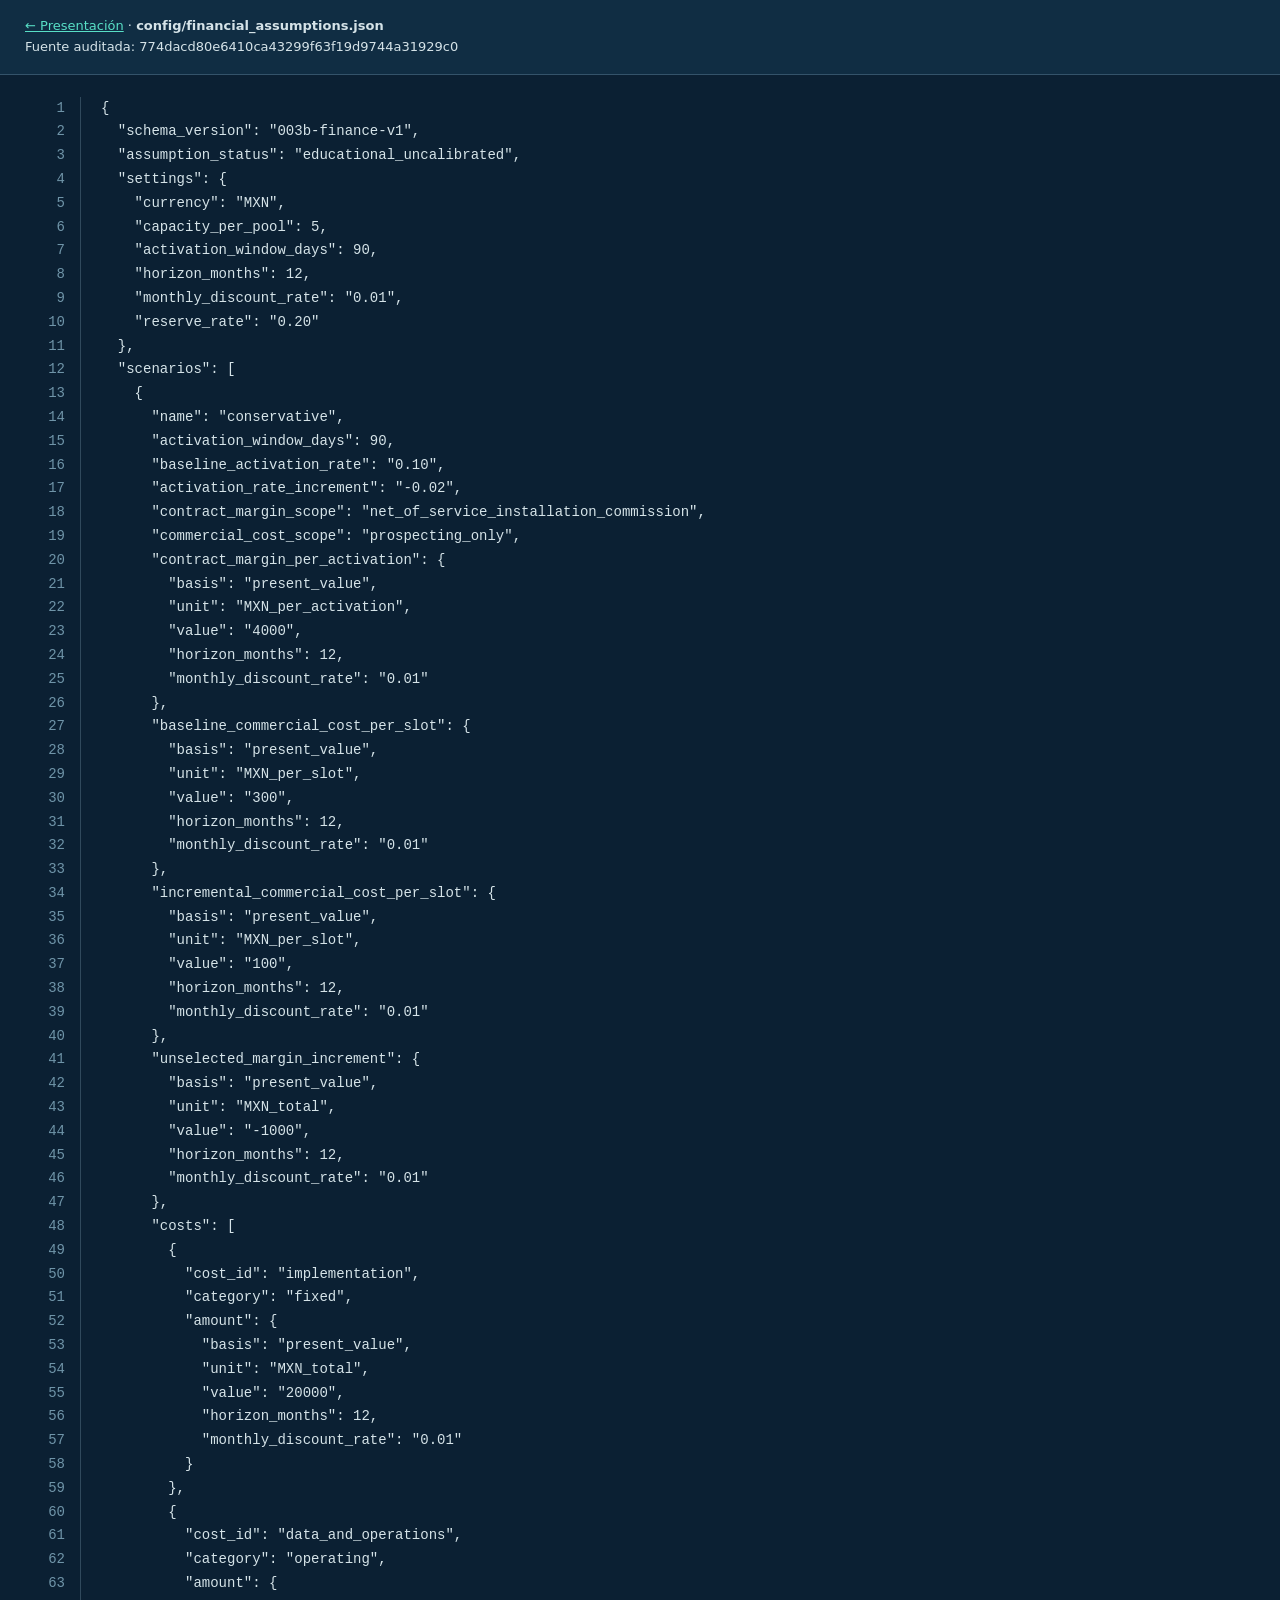
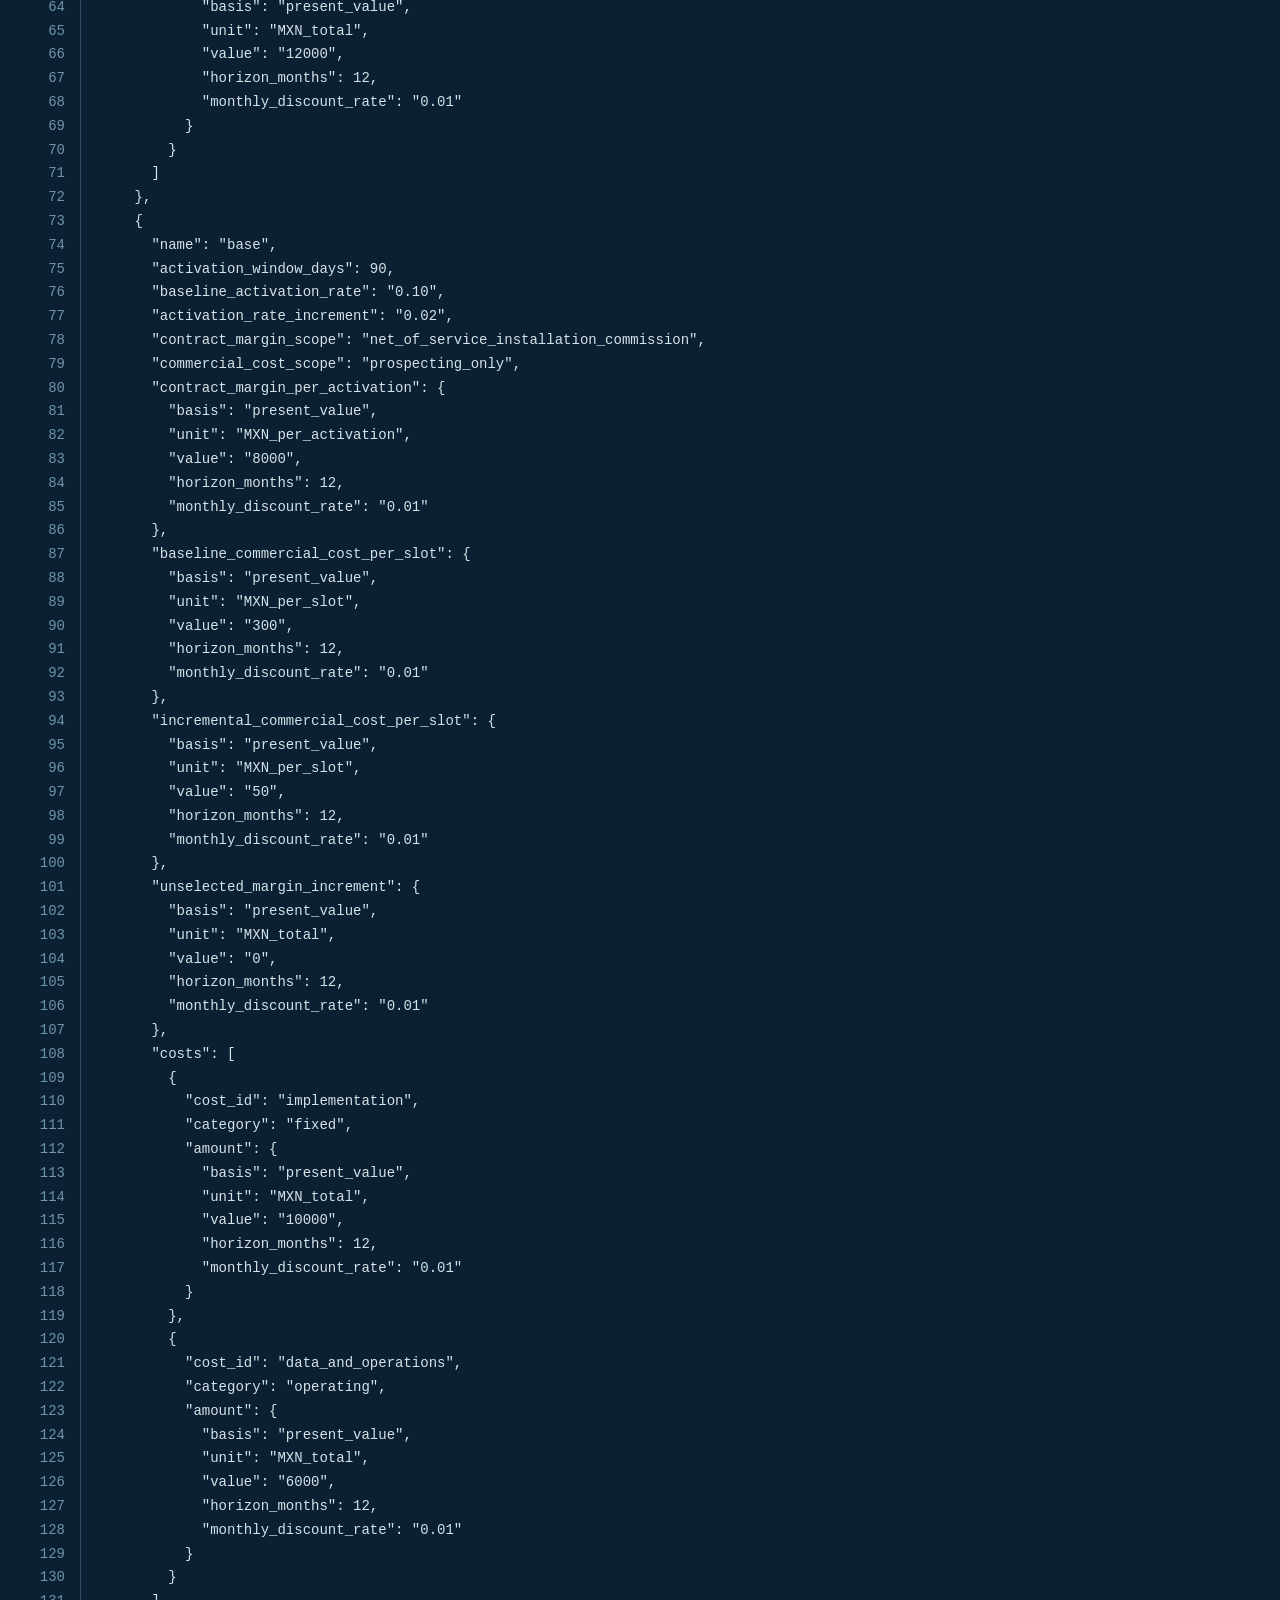
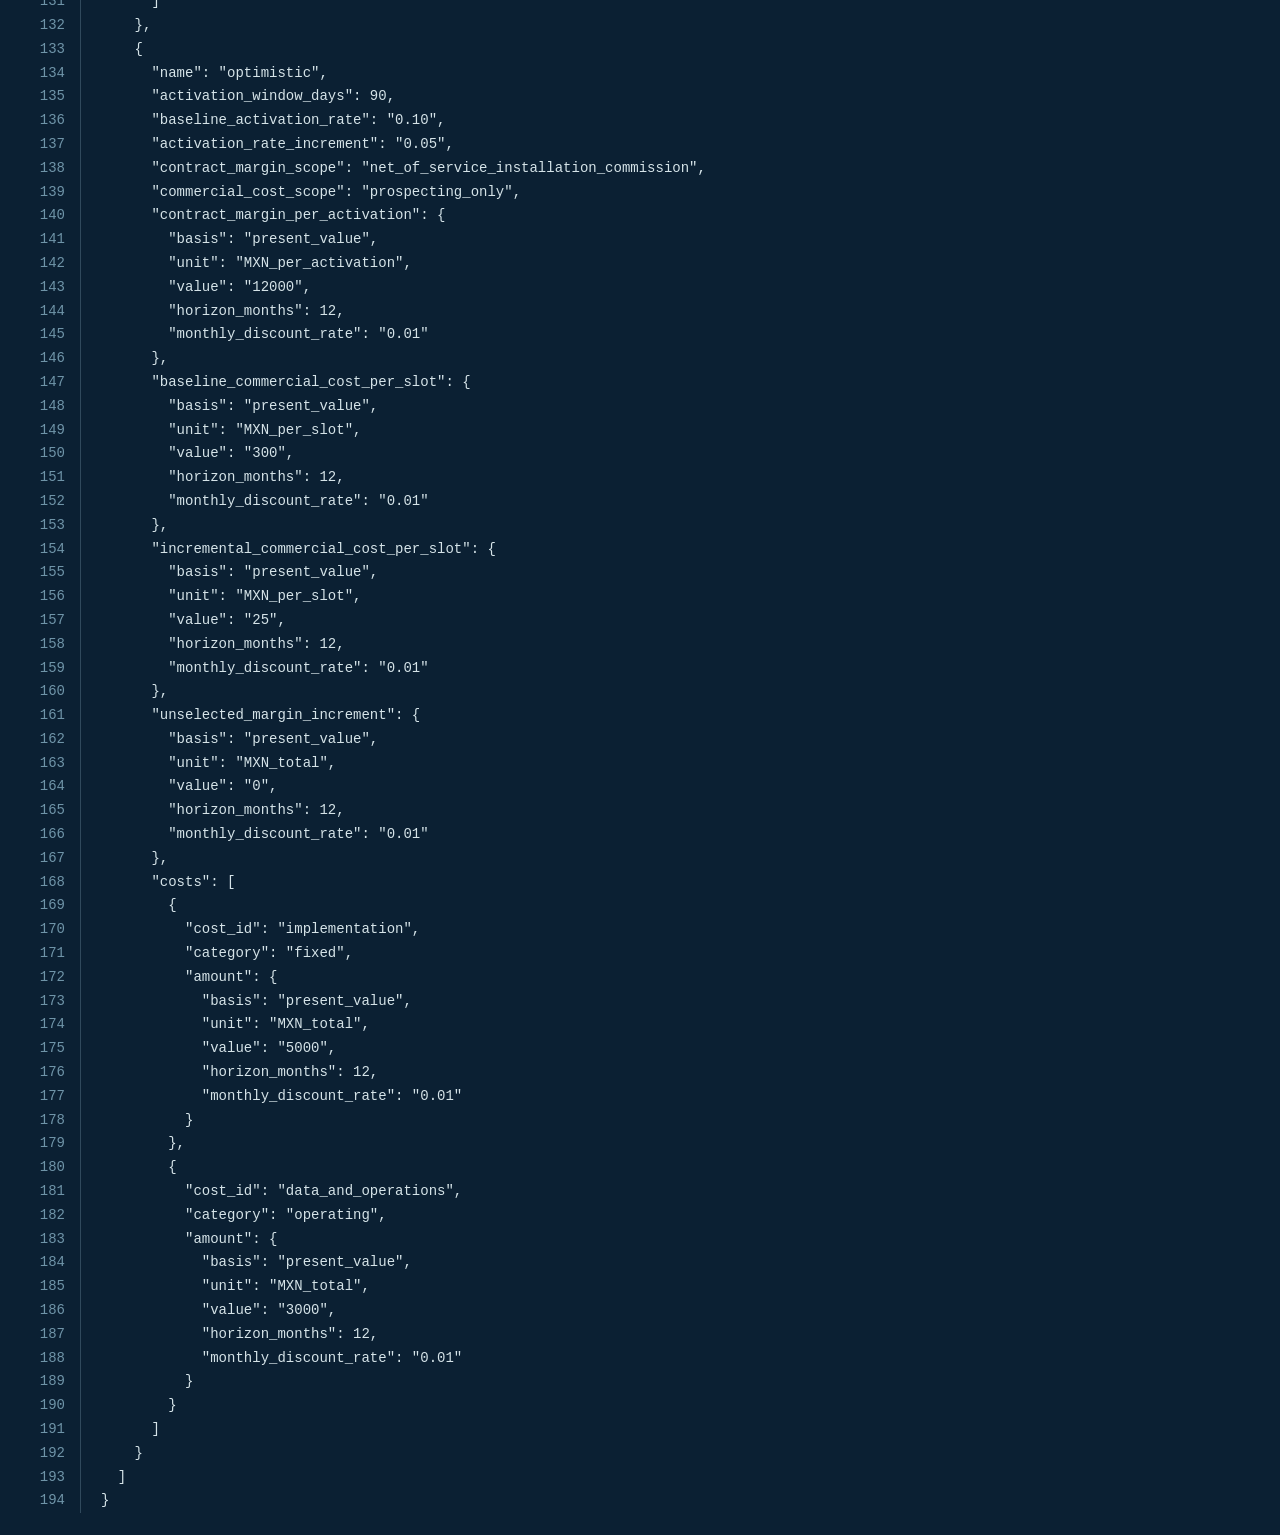
<file: presentation-showcase/evidence/source-html/config__financial_assumptions.json.html>
<!doctype html><html lang="es-MX"><meta charset="utf-8"><meta name="viewport" content="width=device-width,initial-scale=1"><title>config/financial_assumptions.json</title><style>
body{background:#0b2033;color:#d5e3e8;margin:0;font:14px/1.7 Consolas,monospace}header{position:sticky;top:0;background:#102d43;padding:16px 25px;border-bottom:1px solid #34536a;z-index:2;font:13px/1.6 system-ui}header a{color:#58dfc6}main{padding:22px 0}.line{display:flex;gap:20px;min-width:max-content;padding-right:30px;scroll-margin-top:90px}.line>a{text-align:right;min-width:65px;color:#6f94a8;text-decoration:none;border-right:1px solid #30495c;padding-right:15px}code{white-space:pre}.line:target{background:#1f4f50;color:white}.k,.kn,.kd{color:#59e3c9}.s1,.s2,.sa{color:#ffc181}.nf,.nc{color:#a4cbff}.c1,.sd{color:#86a6b6}.mi{color:#ffc181}
</style><header><a href="../../index.html">← Presentación</a> · <strong>config/financial_assumptions.json</strong><br>Fuente auditada: 774dacd80e6410ca43299f63f19d9744a31929c0</header><main><div class="line" id="L1"><a href="#L1">1</a><code>{</code></div>
<div class="line" id="L2"><a href="#L2">2</a><code>  &quot;schema_version&quot;: &quot;003b-finance-v1&quot;,</code></div>
<div class="line" id="L3"><a href="#L3">3</a><code>  &quot;assumption_status&quot;: &quot;educational_uncalibrated&quot;,</code></div>
<div class="line" id="L4"><a href="#L4">4</a><code>  &quot;settings&quot;: {</code></div>
<div class="line" id="L5"><a href="#L5">5</a><code>    &quot;currency&quot;: &quot;MXN&quot;,</code></div>
<div class="line" id="L6"><a href="#L6">6</a><code>    &quot;capacity_per_pool&quot;: 5,</code></div>
<div class="line" id="L7"><a href="#L7">7</a><code>    &quot;activation_window_days&quot;: 90,</code></div>
<div class="line" id="L8"><a href="#L8">8</a><code>    &quot;horizon_months&quot;: 12,</code></div>
<div class="line" id="L9"><a href="#L9">9</a><code>    &quot;monthly_discount_rate&quot;: &quot;0.01&quot;,</code></div>
<div class="line" id="L10"><a href="#L10">10</a><code>    &quot;reserve_rate&quot;: &quot;0.20&quot;</code></div>
<div class="line" id="L11"><a href="#L11">11</a><code>  },</code></div>
<div class="line" id="L12"><a href="#L12">12</a><code>  &quot;scenarios&quot;: [</code></div>
<div class="line" id="L13"><a href="#L13">13</a><code>    {</code></div>
<div class="line" id="L14"><a href="#L14">14</a><code>      &quot;name&quot;: &quot;conservative&quot;,</code></div>
<div class="line" id="L15"><a href="#L15">15</a><code>      &quot;activation_window_days&quot;: 90,</code></div>
<div class="line" id="L16"><a href="#L16">16</a><code>      &quot;baseline_activation_rate&quot;: &quot;0.10&quot;,</code></div>
<div class="line" id="L17"><a href="#L17">17</a><code>      &quot;activation_rate_increment&quot;: &quot;-0.02&quot;,</code></div>
<div class="line" id="L18"><a href="#L18">18</a><code>      &quot;contract_margin_scope&quot;: &quot;net_of_service_installation_commission&quot;,</code></div>
<div class="line" id="L19"><a href="#L19">19</a><code>      &quot;commercial_cost_scope&quot;: &quot;prospecting_only&quot;,</code></div>
<div class="line" id="L20"><a href="#L20">20</a><code>      &quot;contract_margin_per_activation&quot;: {</code></div>
<div class="line" id="L21"><a href="#L21">21</a><code>        &quot;basis&quot;: &quot;present_value&quot;,</code></div>
<div class="line" id="L22"><a href="#L22">22</a><code>        &quot;unit&quot;: &quot;MXN_per_activation&quot;,</code></div>
<div class="line" id="L23"><a href="#L23">23</a><code>        &quot;value&quot;: &quot;4000&quot;,</code></div>
<div class="line" id="L24"><a href="#L24">24</a><code>        &quot;horizon_months&quot;: 12,</code></div>
<div class="line" id="L25"><a href="#L25">25</a><code>        &quot;monthly_discount_rate&quot;: &quot;0.01&quot;</code></div>
<div class="line" id="L26"><a href="#L26">26</a><code>      },</code></div>
<div class="line" id="L27"><a href="#L27">27</a><code>      &quot;baseline_commercial_cost_per_slot&quot;: {</code></div>
<div class="line" id="L28"><a href="#L28">28</a><code>        &quot;basis&quot;: &quot;present_value&quot;,</code></div>
<div class="line" id="L29"><a href="#L29">29</a><code>        &quot;unit&quot;: &quot;MXN_per_slot&quot;,</code></div>
<div class="line" id="L30"><a href="#L30">30</a><code>        &quot;value&quot;: &quot;300&quot;,</code></div>
<div class="line" id="L31"><a href="#L31">31</a><code>        &quot;horizon_months&quot;: 12,</code></div>
<div class="line" id="L32"><a href="#L32">32</a><code>        &quot;monthly_discount_rate&quot;: &quot;0.01&quot;</code></div>
<div class="line" id="L33"><a href="#L33">33</a><code>      },</code></div>
<div class="line" id="L34"><a href="#L34">34</a><code>      &quot;incremental_commercial_cost_per_slot&quot;: {</code></div>
<div class="line" id="L35"><a href="#L35">35</a><code>        &quot;basis&quot;: &quot;present_value&quot;,</code></div>
<div class="line" id="L36"><a href="#L36">36</a><code>        &quot;unit&quot;: &quot;MXN_per_slot&quot;,</code></div>
<div class="line" id="L37"><a href="#L37">37</a><code>        &quot;value&quot;: &quot;100&quot;,</code></div>
<div class="line" id="L38"><a href="#L38">38</a><code>        &quot;horizon_months&quot;: 12,</code></div>
<div class="line" id="L39"><a href="#L39">39</a><code>        &quot;monthly_discount_rate&quot;: &quot;0.01&quot;</code></div>
<div class="line" id="L40"><a href="#L40">40</a><code>      },</code></div>
<div class="line" id="L41"><a href="#L41">41</a><code>      &quot;unselected_margin_increment&quot;: {</code></div>
<div class="line" id="L42"><a href="#L42">42</a><code>        &quot;basis&quot;: &quot;present_value&quot;,</code></div>
<div class="line" id="L43"><a href="#L43">43</a><code>        &quot;unit&quot;: &quot;MXN_total&quot;,</code></div>
<div class="line" id="L44"><a href="#L44">44</a><code>        &quot;value&quot;: &quot;-1000&quot;,</code></div>
<div class="line" id="L45"><a href="#L45">45</a><code>        &quot;horizon_months&quot;: 12,</code></div>
<div class="line" id="L46"><a href="#L46">46</a><code>        &quot;monthly_discount_rate&quot;: &quot;0.01&quot;</code></div>
<div class="line" id="L47"><a href="#L47">47</a><code>      },</code></div>
<div class="line" id="L48"><a href="#L48">48</a><code>      &quot;costs&quot;: [</code></div>
<div class="line" id="L49"><a href="#L49">49</a><code>        {</code></div>
<div class="line" id="L50"><a href="#L50">50</a><code>          &quot;cost_id&quot;: &quot;implementation&quot;,</code></div>
<div class="line" id="L51"><a href="#L51">51</a><code>          &quot;category&quot;: &quot;fixed&quot;,</code></div>
<div class="line" id="L52"><a href="#L52">52</a><code>          &quot;amount&quot;: {</code></div>
<div class="line" id="L53"><a href="#L53">53</a><code>            &quot;basis&quot;: &quot;present_value&quot;,</code></div>
<div class="line" id="L54"><a href="#L54">54</a><code>            &quot;unit&quot;: &quot;MXN_total&quot;,</code></div>
<div class="line" id="L55"><a href="#L55">55</a><code>            &quot;value&quot;: &quot;20000&quot;,</code></div>
<div class="line" id="L56"><a href="#L56">56</a><code>            &quot;horizon_months&quot;: 12,</code></div>
<div class="line" id="L57"><a href="#L57">57</a><code>            &quot;monthly_discount_rate&quot;: &quot;0.01&quot;</code></div>
<div class="line" id="L58"><a href="#L58">58</a><code>          }</code></div>
<div class="line" id="L59"><a href="#L59">59</a><code>        },</code></div>
<div class="line" id="L60"><a href="#L60">60</a><code>        {</code></div>
<div class="line" id="L61"><a href="#L61">61</a><code>          &quot;cost_id&quot;: &quot;data_and_operations&quot;,</code></div>
<div class="line" id="L62"><a href="#L62">62</a><code>          &quot;category&quot;: &quot;operating&quot;,</code></div>
<div class="line" id="L63"><a href="#L63">63</a><code>          &quot;amount&quot;: {</code></div>
<div class="line" id="L64"><a href="#L64">64</a><code>            &quot;basis&quot;: &quot;present_value&quot;,</code></div>
<div class="line" id="L65"><a href="#L65">65</a><code>            &quot;unit&quot;: &quot;MXN_total&quot;,</code></div>
<div class="line" id="L66"><a href="#L66">66</a><code>            &quot;value&quot;: &quot;12000&quot;,</code></div>
<div class="line" id="L67"><a href="#L67">67</a><code>            &quot;horizon_months&quot;: 12,</code></div>
<div class="line" id="L68"><a href="#L68">68</a><code>            &quot;monthly_discount_rate&quot;: &quot;0.01&quot;</code></div>
<div class="line" id="L69"><a href="#L69">69</a><code>          }</code></div>
<div class="line" id="L70"><a href="#L70">70</a><code>        }</code></div>
<div class="line" id="L71"><a href="#L71">71</a><code>      ]</code></div>
<div class="line" id="L72"><a href="#L72">72</a><code>    },</code></div>
<div class="line" id="L73"><a href="#L73">73</a><code>    {</code></div>
<div class="line" id="L74"><a href="#L74">74</a><code>      &quot;name&quot;: &quot;base&quot;,</code></div>
<div class="line" id="L75"><a href="#L75">75</a><code>      &quot;activation_window_days&quot;: 90,</code></div>
<div class="line" id="L76"><a href="#L76">76</a><code>      &quot;baseline_activation_rate&quot;: &quot;0.10&quot;,</code></div>
<div class="line" id="L77"><a href="#L77">77</a><code>      &quot;activation_rate_increment&quot;: &quot;0.02&quot;,</code></div>
<div class="line" id="L78"><a href="#L78">78</a><code>      &quot;contract_margin_scope&quot;: &quot;net_of_service_installation_commission&quot;,</code></div>
<div class="line" id="L79"><a href="#L79">79</a><code>      &quot;commercial_cost_scope&quot;: &quot;prospecting_only&quot;,</code></div>
<div class="line" id="L80"><a href="#L80">80</a><code>      &quot;contract_margin_per_activation&quot;: {</code></div>
<div class="line" id="L81"><a href="#L81">81</a><code>        &quot;basis&quot;: &quot;present_value&quot;,</code></div>
<div class="line" id="L82"><a href="#L82">82</a><code>        &quot;unit&quot;: &quot;MXN_per_activation&quot;,</code></div>
<div class="line" id="L83"><a href="#L83">83</a><code>        &quot;value&quot;: &quot;8000&quot;,</code></div>
<div class="line" id="L84"><a href="#L84">84</a><code>        &quot;horizon_months&quot;: 12,</code></div>
<div class="line" id="L85"><a href="#L85">85</a><code>        &quot;monthly_discount_rate&quot;: &quot;0.01&quot;</code></div>
<div class="line" id="L86"><a href="#L86">86</a><code>      },</code></div>
<div class="line" id="L87"><a href="#L87">87</a><code>      &quot;baseline_commercial_cost_per_slot&quot;: {</code></div>
<div class="line" id="L88"><a href="#L88">88</a><code>        &quot;basis&quot;: &quot;present_value&quot;,</code></div>
<div class="line" id="L89"><a href="#L89">89</a><code>        &quot;unit&quot;: &quot;MXN_per_slot&quot;,</code></div>
<div class="line" id="L90"><a href="#L90">90</a><code>        &quot;value&quot;: &quot;300&quot;,</code></div>
<div class="line" id="L91"><a href="#L91">91</a><code>        &quot;horizon_months&quot;: 12,</code></div>
<div class="line" id="L92"><a href="#L92">92</a><code>        &quot;monthly_discount_rate&quot;: &quot;0.01&quot;</code></div>
<div class="line" id="L93"><a href="#L93">93</a><code>      },</code></div>
<div class="line" id="L94"><a href="#L94">94</a><code>      &quot;incremental_commercial_cost_per_slot&quot;: {</code></div>
<div class="line" id="L95"><a href="#L95">95</a><code>        &quot;basis&quot;: &quot;present_value&quot;,</code></div>
<div class="line" id="L96"><a href="#L96">96</a><code>        &quot;unit&quot;: &quot;MXN_per_slot&quot;,</code></div>
<div class="line" id="L97"><a href="#L97">97</a><code>        &quot;value&quot;: &quot;50&quot;,</code></div>
<div class="line" id="L98"><a href="#L98">98</a><code>        &quot;horizon_months&quot;: 12,</code></div>
<div class="line" id="L99"><a href="#L99">99</a><code>        &quot;monthly_discount_rate&quot;: &quot;0.01&quot;</code></div>
<div class="line" id="L100"><a href="#L100">100</a><code>      },</code></div>
<div class="line" id="L101"><a href="#L101">101</a><code>      &quot;unselected_margin_increment&quot;: {</code></div>
<div class="line" id="L102"><a href="#L102">102</a><code>        &quot;basis&quot;: &quot;present_value&quot;,</code></div>
<div class="line" id="L103"><a href="#L103">103</a><code>        &quot;unit&quot;: &quot;MXN_total&quot;,</code></div>
<div class="line" id="L104"><a href="#L104">104</a><code>        &quot;value&quot;: &quot;0&quot;,</code></div>
<div class="line" id="L105"><a href="#L105">105</a><code>        &quot;horizon_months&quot;: 12,</code></div>
<div class="line" id="L106"><a href="#L106">106</a><code>        &quot;monthly_discount_rate&quot;: &quot;0.01&quot;</code></div>
<div class="line" id="L107"><a href="#L107">107</a><code>      },</code></div>
<div class="line" id="L108"><a href="#L108">108</a><code>      &quot;costs&quot;: [</code></div>
<div class="line" id="L109"><a href="#L109">109</a><code>        {</code></div>
<div class="line" id="L110"><a href="#L110">110</a><code>          &quot;cost_id&quot;: &quot;implementation&quot;,</code></div>
<div class="line" id="L111"><a href="#L111">111</a><code>          &quot;category&quot;: &quot;fixed&quot;,</code></div>
<div class="line" id="L112"><a href="#L112">112</a><code>          &quot;amount&quot;: {</code></div>
<div class="line" id="L113"><a href="#L113">113</a><code>            &quot;basis&quot;: &quot;present_value&quot;,</code></div>
<div class="line" id="L114"><a href="#L114">114</a><code>            &quot;unit&quot;: &quot;MXN_total&quot;,</code></div>
<div class="line" id="L115"><a href="#L115">115</a><code>            &quot;value&quot;: &quot;10000&quot;,</code></div>
<div class="line" id="L116"><a href="#L116">116</a><code>            &quot;horizon_months&quot;: 12,</code></div>
<div class="line" id="L117"><a href="#L117">117</a><code>            &quot;monthly_discount_rate&quot;: &quot;0.01&quot;</code></div>
<div class="line" id="L118"><a href="#L118">118</a><code>          }</code></div>
<div class="line" id="L119"><a href="#L119">119</a><code>        },</code></div>
<div class="line" id="L120"><a href="#L120">120</a><code>        {</code></div>
<div class="line" id="L121"><a href="#L121">121</a><code>          &quot;cost_id&quot;: &quot;data_and_operations&quot;,</code></div>
<div class="line" id="L122"><a href="#L122">122</a><code>          &quot;category&quot;: &quot;operating&quot;,</code></div>
<div class="line" id="L123"><a href="#L123">123</a><code>          &quot;amount&quot;: {</code></div>
<div class="line" id="L124"><a href="#L124">124</a><code>            &quot;basis&quot;: &quot;present_value&quot;,</code></div>
<div class="line" id="L125"><a href="#L125">125</a><code>            &quot;unit&quot;: &quot;MXN_total&quot;,</code></div>
<div class="line" id="L126"><a href="#L126">126</a><code>            &quot;value&quot;: &quot;6000&quot;,</code></div>
<div class="line" id="L127"><a href="#L127">127</a><code>            &quot;horizon_months&quot;: 12,</code></div>
<div class="line" id="L128"><a href="#L128">128</a><code>            &quot;monthly_discount_rate&quot;: &quot;0.01&quot;</code></div>
<div class="line" id="L129"><a href="#L129">129</a><code>          }</code></div>
<div class="line" id="L130"><a href="#L130">130</a><code>        }</code></div>
<div class="line" id="L131"><a href="#L131">131</a><code>      ]</code></div>
<div class="line" id="L132"><a href="#L132">132</a><code>    },</code></div>
<div class="line" id="L133"><a href="#L133">133</a><code>    {</code></div>
<div class="line" id="L134"><a href="#L134">134</a><code>      &quot;name&quot;: &quot;optimistic&quot;,</code></div>
<div class="line" id="L135"><a href="#L135">135</a><code>      &quot;activation_window_days&quot;: 90,</code></div>
<div class="line" id="L136"><a href="#L136">136</a><code>      &quot;baseline_activation_rate&quot;: &quot;0.10&quot;,</code></div>
<div class="line" id="L137"><a href="#L137">137</a><code>      &quot;activation_rate_increment&quot;: &quot;0.05&quot;,</code></div>
<div class="line" id="L138"><a href="#L138">138</a><code>      &quot;contract_margin_scope&quot;: &quot;net_of_service_installation_commission&quot;,</code></div>
<div class="line" id="L139"><a href="#L139">139</a><code>      &quot;commercial_cost_scope&quot;: &quot;prospecting_only&quot;,</code></div>
<div class="line" id="L140"><a href="#L140">140</a><code>      &quot;contract_margin_per_activation&quot;: {</code></div>
<div class="line" id="L141"><a href="#L141">141</a><code>        &quot;basis&quot;: &quot;present_value&quot;,</code></div>
<div class="line" id="L142"><a href="#L142">142</a><code>        &quot;unit&quot;: &quot;MXN_per_activation&quot;,</code></div>
<div class="line" id="L143"><a href="#L143">143</a><code>        &quot;value&quot;: &quot;12000&quot;,</code></div>
<div class="line" id="L144"><a href="#L144">144</a><code>        &quot;horizon_months&quot;: 12,</code></div>
<div class="line" id="L145"><a href="#L145">145</a><code>        &quot;monthly_discount_rate&quot;: &quot;0.01&quot;</code></div>
<div class="line" id="L146"><a href="#L146">146</a><code>      },</code></div>
<div class="line" id="L147"><a href="#L147">147</a><code>      &quot;baseline_commercial_cost_per_slot&quot;: {</code></div>
<div class="line" id="L148"><a href="#L148">148</a><code>        &quot;basis&quot;: &quot;present_value&quot;,</code></div>
<div class="line" id="L149"><a href="#L149">149</a><code>        &quot;unit&quot;: &quot;MXN_per_slot&quot;,</code></div>
<div class="line" id="L150"><a href="#L150">150</a><code>        &quot;value&quot;: &quot;300&quot;,</code></div>
<div class="line" id="L151"><a href="#L151">151</a><code>        &quot;horizon_months&quot;: 12,</code></div>
<div class="line" id="L152"><a href="#L152">152</a><code>        &quot;monthly_discount_rate&quot;: &quot;0.01&quot;</code></div>
<div class="line" id="L153"><a href="#L153">153</a><code>      },</code></div>
<div class="line" id="L154"><a href="#L154">154</a><code>      &quot;incremental_commercial_cost_per_slot&quot;: {</code></div>
<div class="line" id="L155"><a href="#L155">155</a><code>        &quot;basis&quot;: &quot;present_value&quot;,</code></div>
<div class="line" id="L156"><a href="#L156">156</a><code>        &quot;unit&quot;: &quot;MXN_per_slot&quot;,</code></div>
<div class="line" id="L157"><a href="#L157">157</a><code>        &quot;value&quot;: &quot;25&quot;,</code></div>
<div class="line" id="L158"><a href="#L158">158</a><code>        &quot;horizon_months&quot;: 12,</code></div>
<div class="line" id="L159"><a href="#L159">159</a><code>        &quot;monthly_discount_rate&quot;: &quot;0.01&quot;</code></div>
<div class="line" id="L160"><a href="#L160">160</a><code>      },</code></div>
<div class="line" id="L161"><a href="#L161">161</a><code>      &quot;unselected_margin_increment&quot;: {</code></div>
<div class="line" id="L162"><a href="#L162">162</a><code>        &quot;basis&quot;: &quot;present_value&quot;,</code></div>
<div class="line" id="L163"><a href="#L163">163</a><code>        &quot;unit&quot;: &quot;MXN_total&quot;,</code></div>
<div class="line" id="L164"><a href="#L164">164</a><code>        &quot;value&quot;: &quot;0&quot;,</code></div>
<div class="line" id="L165"><a href="#L165">165</a><code>        &quot;horizon_months&quot;: 12,</code></div>
<div class="line" id="L166"><a href="#L166">166</a><code>        &quot;monthly_discount_rate&quot;: &quot;0.01&quot;</code></div>
<div class="line" id="L167"><a href="#L167">167</a><code>      },</code></div>
<div class="line" id="L168"><a href="#L168">168</a><code>      &quot;costs&quot;: [</code></div>
<div class="line" id="L169"><a href="#L169">169</a><code>        {</code></div>
<div class="line" id="L170"><a href="#L170">170</a><code>          &quot;cost_id&quot;: &quot;implementation&quot;,</code></div>
<div class="line" id="L171"><a href="#L171">171</a><code>          &quot;category&quot;: &quot;fixed&quot;,</code></div>
<div class="line" id="L172"><a href="#L172">172</a><code>          &quot;amount&quot;: {</code></div>
<div class="line" id="L173"><a href="#L173">173</a><code>            &quot;basis&quot;: &quot;present_value&quot;,</code></div>
<div class="line" id="L174"><a href="#L174">174</a><code>            &quot;unit&quot;: &quot;MXN_total&quot;,</code></div>
<div class="line" id="L175"><a href="#L175">175</a><code>            &quot;value&quot;: &quot;5000&quot;,</code></div>
<div class="line" id="L176"><a href="#L176">176</a><code>            &quot;horizon_months&quot;: 12,</code></div>
<div class="line" id="L177"><a href="#L177">177</a><code>            &quot;monthly_discount_rate&quot;: &quot;0.01&quot;</code></div>
<div class="line" id="L178"><a href="#L178">178</a><code>          }</code></div>
<div class="line" id="L179"><a href="#L179">179</a><code>        },</code></div>
<div class="line" id="L180"><a href="#L180">180</a><code>        {</code></div>
<div class="line" id="L181"><a href="#L181">181</a><code>          &quot;cost_id&quot;: &quot;data_and_operations&quot;,</code></div>
<div class="line" id="L182"><a href="#L182">182</a><code>          &quot;category&quot;: &quot;operating&quot;,</code></div>
<div class="line" id="L183"><a href="#L183">183</a><code>          &quot;amount&quot;: {</code></div>
<div class="line" id="L184"><a href="#L184">184</a><code>            &quot;basis&quot;: &quot;present_value&quot;,</code></div>
<div class="line" id="L185"><a href="#L185">185</a><code>            &quot;unit&quot;: &quot;MXN_total&quot;,</code></div>
<div class="line" id="L186"><a href="#L186">186</a><code>            &quot;value&quot;: &quot;3000&quot;,</code></div>
<div class="line" id="L187"><a href="#L187">187</a><code>            &quot;horizon_months&quot;: 12,</code></div>
<div class="line" id="L188"><a href="#L188">188</a><code>            &quot;monthly_discount_rate&quot;: &quot;0.01&quot;</code></div>
<div class="line" id="L189"><a href="#L189">189</a><code>          }</code></div>
<div class="line" id="L190"><a href="#L190">190</a><code>        }</code></div>
<div class="line" id="L191"><a href="#L191">191</a><code>      ]</code></div>
<div class="line" id="L192"><a href="#L192">192</a><code>    }</code></div>
<div class="line" id="L193"><a href="#L193">193</a><code>  ]</code></div>
<div class="line" id="L194"><a href="#L194">194</a><code>}</code></div></main></html>
</file>
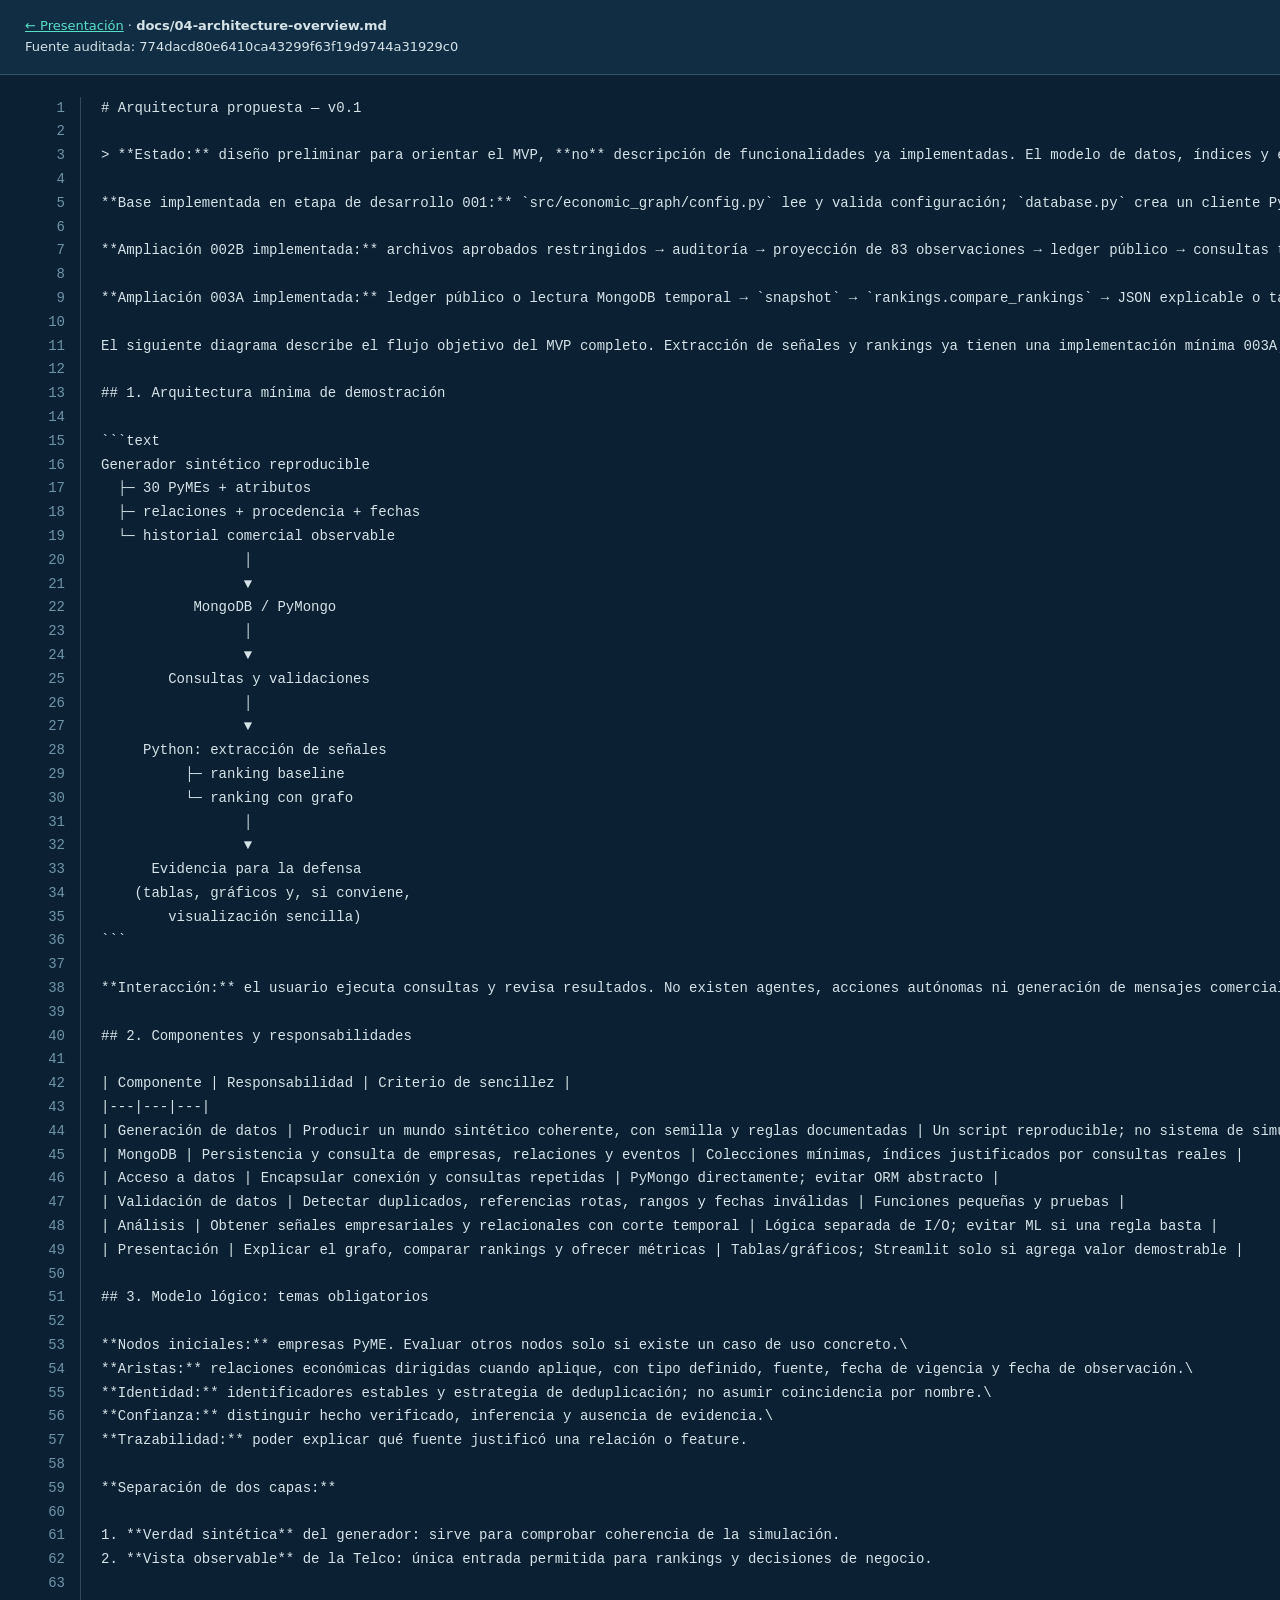
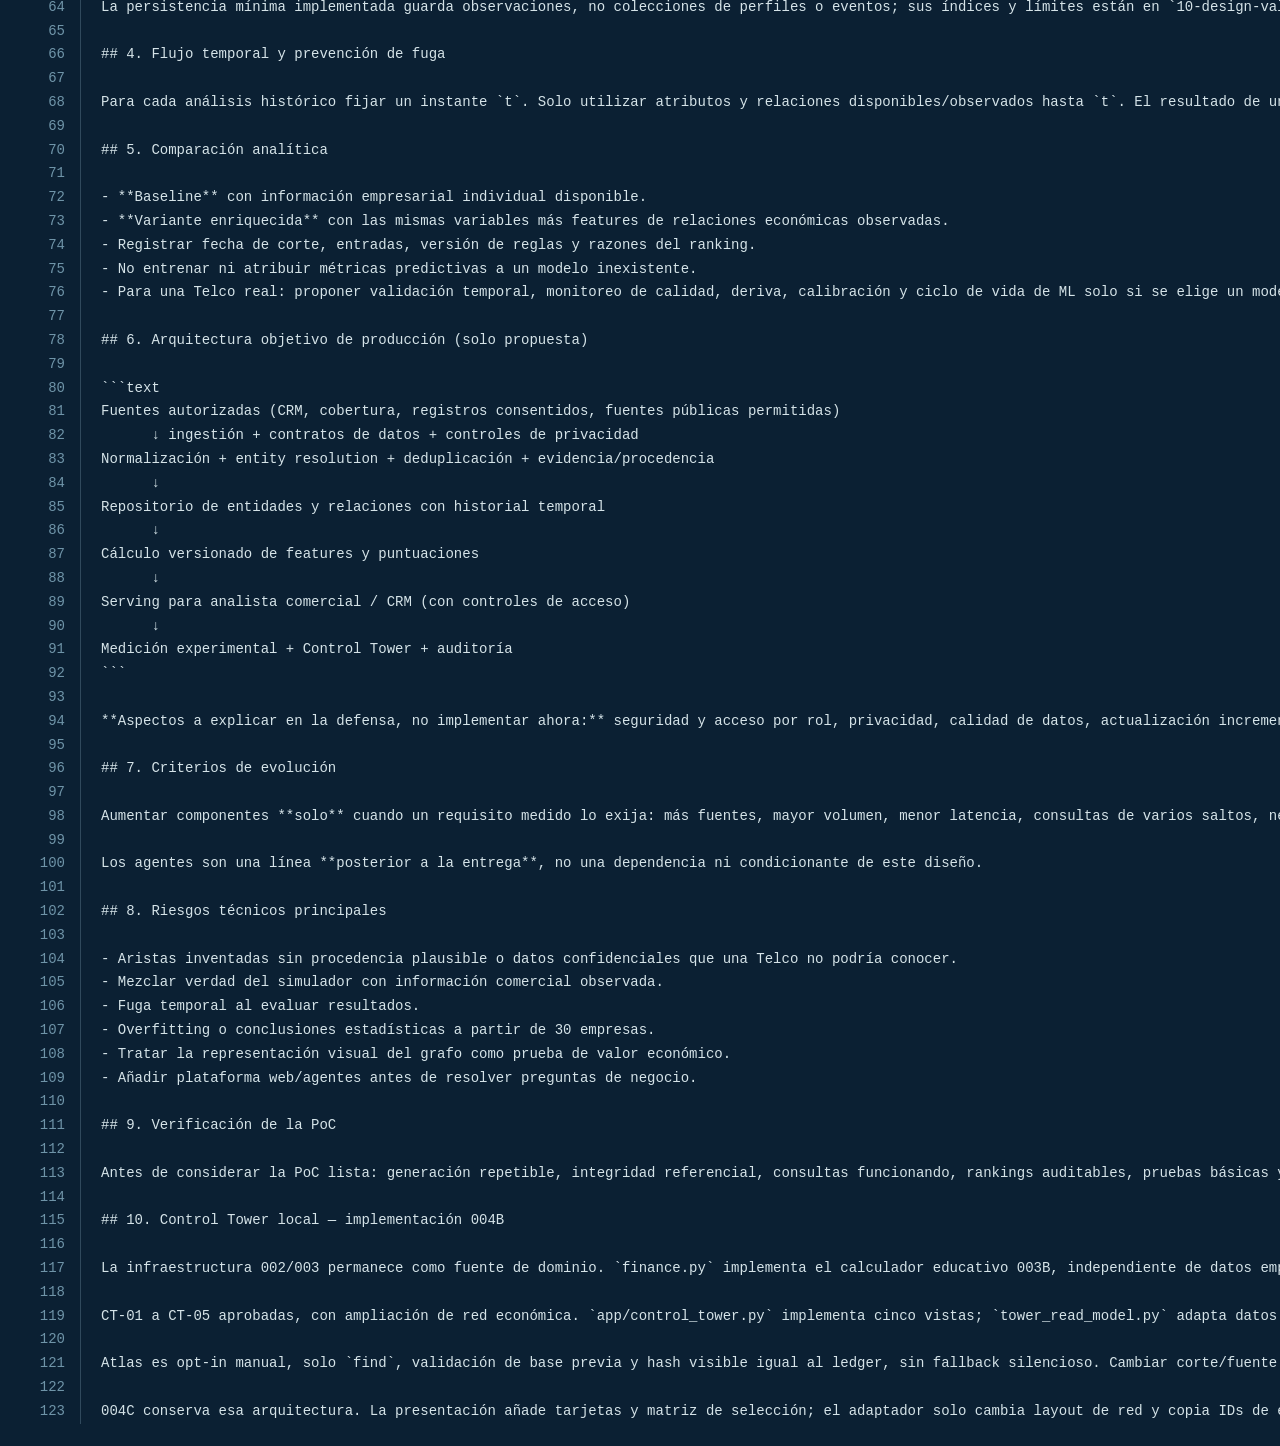
<file: presentation-showcase/evidence/source-html/docs__04-architecture-overview.md.html>
<!doctype html><html lang="es-MX"><meta charset="utf-8"><meta name="viewport" content="width=device-width,initial-scale=1"><title>docs/04-architecture-overview.md</title><style>
body{background:#0b2033;color:#d5e3e8;margin:0;font:14px/1.7 Consolas,monospace}header{position:sticky;top:0;background:#102d43;padding:16px 25px;border-bottom:1px solid #34536a;z-index:2;font:13px/1.6 system-ui}header a{color:#58dfc6}main{padding:22px 0}.line{display:flex;gap:20px;min-width:max-content;padding-right:30px;scroll-margin-top:90px}.line>a{text-align:right;min-width:65px;color:#6f94a8;text-decoration:none;border-right:1px solid #30495c;padding-right:15px}code{white-space:pre}.line:target{background:#1f4f50;color:white}.k,.kn,.kd{color:#59e3c9}.s1,.s2,.sa{color:#ffc181}.nf,.nc{color:#a4cbff}.c1,.sd{color:#86a6b6}.mi{color:#ffc181}
</style><header><a href="../../index.html">← Presentación</a> · <strong>docs/04-architecture-overview.md</strong><br>Fuente auditada: 774dacd80e6410ca43299f63f19d9744a31929c0</header><main><div class="line" id="L1"><a href="#L1">1</a><code># Arquitectura propuesta — v0.1</code></div>
<div class="line" id="L2"><a href="#L2">2</a><code> </code></div>
<div class="line" id="L3"><a href="#L3">3</a><code>&gt; **Estado:** diseño preliminar para orientar el MVP, **no** descripción de funcionalidades ya implementadas. El modelo de datos, índices y estrategia de consulta se decidirán después de definir el grafo conceptual.</code></div>
<div class="line" id="L4"><a href="#L4">4</a><code> </code></div>
<div class="line" id="L5"><a href="#L5">5</a><code>**Base implementada en etapa de desarrollo 001:** `src/economic_graph/config.py` lee y valida configuración; `database.py` crea un cliente PyMongo con tiempos de espera de cinco segundos y ofrece `ping`; `scripts/check_connection.py` presenta un resultado seguro y cierra la conexión. `ping` se dirige a la base configurada, no crea colecciones ni inserta datos. La instancia MongoDB debe existir previamente, local o administrada por el usuario; no se instala en este proyecto. Crear el cliente no confirma conectividad y un `ping` exitoso no demuestra permisos de lectura/escritura, disponibilidad del grafo ni rendimiento.</code></div>
<div class="line" id="L6"><a href="#L6">6</a><code> </code></div>
<div class="line" id="L7"><a href="#L7">7</a><code>**Ampliación 002B implementada:** archivos aprobados restringidos → auditoría → proyección de 83 observaciones → ledger público → consultas temporales, conflictos e identidad candidata. PyMongo permite cargar explícitamente solo el ledger en una base dedicada; idempotencia probada con dobles. En 002C el usuario reportó integración real exitosa desde Windows con VS Code, registrada en `11-atlas-integration-validation.md`; no fue ejecutada por Codex Cloud. El contrato físico y sus límites se detallan en `10-design-validation.md`.</code></div>
<div class="line" id="L8"><a href="#L8">8</a><code> </code></div>
<div class="line" id="L9"><a href="#L9">9</a><code>**Ampliación 003A implementada:** ledger público o lectura MongoDB temporal → `snapshot` → `rankings.compare_rankings` → JSON explicable o tabla Markdown. `rank_companies.py` separa I/O del cálculo puro. Ambas políticas usan una sola vista por corte, la misma elegibilidad y capacidad fija de cinco cuentas. No hay nuevos servicios, dependencias, colecciones, índices ni escrituras en Atlas. La paridad de lectura se prueba con un doble; rankings en Atlas real no verificados. Reglas y límites en `12-commercial-ranking.md`.</code></div>
<div class="line" id="L10"><a href="#L10">10</a><code> </code></div>
<div class="line" id="L11"><a href="#L11">11</a><code>El siguiente diagrama describe el flujo objetivo del MVP completo. Extracción de señales y rankings ya tienen una implementación mínima 003A; gráficos, historial comercial y Control Tower siguen **pendientes**. No se agregan hechos al ledger ni eventos comerciales en 003A.</code></div>
<div class="line" id="L12"><a href="#L12">12</a><code> </code></div>
<div class="line" id="L13"><a href="#L13">13</a><code>## 1. Arquitectura mínima de demostración</code></div>
<div class="line" id="L14"><a href="#L14">14</a><code> </code></div>
<div class="line" id="L15"><a href="#L15">15</a><code>```text</code></div>
<div class="line" id="L16"><a href="#L16">16</a><code>Generador sintético reproducible</code></div>
<div class="line" id="L17"><a href="#L17">17</a><code>  ├─ 30 PyMEs + atributos</code></div>
<div class="line" id="L18"><a href="#L18">18</a><code>  ├─ relaciones + procedencia + fechas</code></div>
<div class="line" id="L19"><a href="#L19">19</a><code>  └─ historial comercial observable</code></div>
<div class="line" id="L20"><a href="#L20">20</a><code>                 │</code></div>
<div class="line" id="L21"><a href="#L21">21</a><code>                 ▼</code></div>
<div class="line" id="L22"><a href="#L22">22</a><code>           MongoDB / PyMongo</code></div>
<div class="line" id="L23"><a href="#L23">23</a><code>                 │</code></div>
<div class="line" id="L24"><a href="#L24">24</a><code>                 ▼</code></div>
<div class="line" id="L25"><a href="#L25">25</a><code>        Consultas y validaciones</code></div>
<div class="line" id="L26"><a href="#L26">26</a><code>                 │</code></div>
<div class="line" id="L27"><a href="#L27">27</a><code>                 ▼</code></div>
<div class="line" id="L28"><a href="#L28">28</a><code>     Python: extracción de señales</code></div>
<div class="line" id="L29"><a href="#L29">29</a><code>          ├─ ranking baseline</code></div>
<div class="line" id="L30"><a href="#L30">30</a><code>          └─ ranking con grafo</code></div>
<div class="line" id="L31"><a href="#L31">31</a><code>                 │</code></div>
<div class="line" id="L32"><a href="#L32">32</a><code>                 ▼</code></div>
<div class="line" id="L33"><a href="#L33">33</a><code>      Evidencia para la defensa</code></div>
<div class="line" id="L34"><a href="#L34">34</a><code>    (tablas, gráficos y, si conviene,</code></div>
<div class="line" id="L35"><a href="#L35">35</a><code>        visualización sencilla)</code></div>
<div class="line" id="L36"><a href="#L36">36</a><code>```</code></div>
<div class="line" id="L37"><a href="#L37">37</a><code> </code></div>
<div class="line" id="L38"><a href="#L38">38</a><code>**Interacción:** el usuario ejecuta consultas y revisa resultados. No existen agentes, acciones autónomas ni generación de mensajes comerciales.</code></div>
<div class="line" id="L39"><a href="#L39">39</a><code> </code></div>
<div class="line" id="L40"><a href="#L40">40</a><code>## 2. Componentes y responsabilidades</code></div>
<div class="line" id="L41"><a href="#L41">41</a><code> </code></div>
<div class="line" id="L42"><a href="#L42">42</a><code>| Componente | Responsabilidad | Criterio de sencillez |</code></div>
<div class="line" id="L43"><a href="#L43">43</a><code>|---|---|---|</code></div>
<div class="line" id="L44"><a href="#L44">44</a><code>| Generación de datos | Producir un mundo sintético coherente, con semilla y reglas documentadas | Un script reproducible; no sistema de simulación extenso |</code></div>
<div class="line" id="L45"><a href="#L45">45</a><code>| MongoDB | Persistencia y consulta de empresas, relaciones y eventos | Colecciones mínimas, índices justificados por consultas reales |</code></div>
<div class="line" id="L46"><a href="#L46">46</a><code>| Acceso a datos | Encapsular conexión y consultas repetidas | PyMongo directamente; evitar ORM abstracto |</code></div>
<div class="line" id="L47"><a href="#L47">47</a><code>| Validación de datos | Detectar duplicados, referencias rotas, rangos y fechas inválidas | Funciones pequeñas y pruebas |</code></div>
<div class="line" id="L48"><a href="#L48">48</a><code>| Análisis | Obtener señales empresariales y relacionales con corte temporal | Lógica separada de I/O; evitar ML si una regla basta |</code></div>
<div class="line" id="L49"><a href="#L49">49</a><code>| Presentación | Explicar el grafo, comparar rankings y ofrecer métricas | Tablas/gráficos; Streamlit solo si agrega valor demostrable |</code></div>
<div class="line" id="L50"><a href="#L50">50</a><code> </code></div>
<div class="line" id="L51"><a href="#L51">51</a><code>## 3. Modelo lógico: temas obligatorios</code></div>
<div class="line" id="L52"><a href="#L52">52</a><code> </code></div>
<div class="line" id="L53"><a href="#L53">53</a><code>**Nodos iniciales:** empresas PyME. Evaluar otros nodos solo si existe un caso de uso concreto.\</code></div>
<div class="line" id="L54"><a href="#L54">54</a><code>**Aristas:** relaciones económicas dirigidas cuando aplique, con tipo definido, fuente, fecha de vigencia y fecha de observación.\</code></div>
<div class="line" id="L55"><a href="#L55">55</a><code>**Identidad:** identificadores estables y estrategia de deduplicación; no asumir coincidencia por nombre.\</code></div>
<div class="line" id="L56"><a href="#L56">56</a><code>**Confianza:** distinguir hecho verificado, inferencia y ausencia de evidencia.\</code></div>
<div class="line" id="L57"><a href="#L57">57</a><code>**Trazabilidad:** poder explicar qué fuente justificó una relación o feature.</code></div>
<div class="line" id="L58"><a href="#L58">58</a><code> </code></div>
<div class="line" id="L59"><a href="#L59">59</a><code>**Separación de dos capas:**</code></div>
<div class="line" id="L60"><a href="#L60">60</a><code> </code></div>
<div class="line" id="L61"><a href="#L61">61</a><code>1. **Verdad sintética** del generador: sirve para comprobar coherencia de la simulación.</code></div>
<div class="line" id="L62"><a href="#L62">62</a><code>2. **Vista observable** de la Telco: única entrada permitida para rankings y decisiones de negocio.</code></div>
<div class="line" id="L63"><a href="#L63">63</a><code> </code></div>
<div class="line" id="L64"><a href="#L64">64</a><code>La persistencia mínima implementada guarda observaciones, no colecciones de perfiles o eventos; sus índices y límites están en `10-design-validation.md`. La evolución del esquema objetivo sigue pendiente. El ranking 003A cuenta vecinos a un salto en Python sobre la vista pequeña disponible; no requiere recorridos profundos ni demuestra rendimiento a escala. No asumir que MongoDB es una base de datos de grafos especializada.</code></div>
<div class="line" id="L65"><a href="#L65">65</a><code> </code></div>
<div class="line" id="L66"><a href="#L66">66</a><code>## 4. Flujo temporal y prevención de fuga</code></div>
<div class="line" id="L67"><a href="#L67">67</a><code> </code></div>
<div class="line" id="L68"><a href="#L68">68</a><code>Para cada análisis histórico fijar un instante `t`. Solo utilizar atributos y relaciones disponibles/observados hasta `t`. El resultado de un contacto o cierre posterior no puede influir en la puntuación calculada en `t`. Documentar las diferencias entre *fecha del hecho* y *fecha de conocimiento*.</code></div>
<div class="line" id="L69"><a href="#L69">69</a><code> </code></div>
<div class="line" id="L70"><a href="#L70">70</a><code>## 5. Comparación analítica</code></div>
<div class="line" id="L71"><a href="#L71">71</a><code> </code></div>
<div class="line" id="L72"><a href="#L72">72</a><code>- **Baseline** con información empresarial individual disponible.</code></div>
<div class="line" id="L73"><a href="#L73">73</a><code>- **Variante enriquecida** con las mismas variables más features de relaciones económicas observadas.</code></div>
<div class="line" id="L74"><a href="#L74">74</a><code>- Registrar fecha de corte, entradas, versión de reglas y razones del ranking.</code></div>
<div class="line" id="L75"><a href="#L75">75</a><code>- No entrenar ni atribuir métricas predictivas a un modelo inexistente.</code></div>
<div class="line" id="L76"><a href="#L76">76</a><code>- Para una Telco real: proponer validación temporal, monitoreo de calidad, deriva, calibración y ciclo de vida de ML solo si se elige un modelo entrenado.</code></div>
<div class="line" id="L77"><a href="#L77">77</a><code> </code></div>
<div class="line" id="L78"><a href="#L78">78</a><code>## 6. Arquitectura objetivo de producción (solo propuesta)</code></div>
<div class="line" id="L79"><a href="#L79">79</a><code> </code></div>
<div class="line" id="L80"><a href="#L80">80</a><code>```text</code></div>
<div class="line" id="L81"><a href="#L81">81</a><code>Fuentes autorizadas (CRM, cobertura, registros consentidos, fuentes públicas permitidas)</code></div>
<div class="line" id="L82"><a href="#L82">82</a><code>      ↓ ingestión + contratos de datos + controles de privacidad</code></div>
<div class="line" id="L83"><a href="#L83">83</a><code>Normalización + entity resolution + deduplicación + evidencia/procedencia</code></div>
<div class="line" id="L84"><a href="#L84">84</a><code>      ↓</code></div>
<div class="line" id="L85"><a href="#L85">85</a><code>Repositorio de entidades y relaciones con historial temporal</code></div>
<div class="line" id="L86"><a href="#L86">86</a><code>      ↓</code></div>
<div class="line" id="L87"><a href="#L87">87</a><code>Cálculo versionado de features y puntuaciones</code></div>
<div class="line" id="L88"><a href="#L88">88</a><code>      ↓</code></div>
<div class="line" id="L89"><a href="#L89">89</a><code>Serving para analista comercial / CRM (con controles de acceso)</code></div>
<div class="line" id="L90"><a href="#L90">90</a><code>      ↓</code></div>
<div class="line" id="L91"><a href="#L91">91</a><code>Medición experimental + Control Tower + auditoría</code></div>
<div class="line" id="L92"><a href="#L92">92</a><code>```</code></div>
<div class="line" id="L93"><a href="#L93">93</a><code> </code></div>
<div class="line" id="L94"><a href="#L94">94</a><code>**Aspectos a explicar en la defensa, no implementar ahora:** seguridad y acceso por rol, privacidad, calidad de datos, actualización incremental, desempeño de consultas, manejo de fallas, costos, observabilidad, gobernanza y MLOps si existe un modelo ML.</code></div>
<div class="line" id="L95"><a href="#L95">95</a><code> </code></div>
<div class="line" id="L96"><a href="#L96">96</a><code>## 7. Criterios de evolución</code></div>
<div class="line" id="L97"><a href="#L97">97</a><code> </code></div>
<div class="line" id="L98"><a href="#L98">98</a><code>Aumentar componentes **solo** cuando un requisito medido lo exija: más fuentes, mayor volumen, menor latencia, consultas de varios saltos, necesidades regulatorias o carga de usuarios. Considerar la conveniencia de tecnología especializada en grafos según consultas y costo total, no por preferencia estética.</code></div>
<div class="line" id="L99"><a href="#L99">99</a><code> </code></div>
<div class="line" id="L100"><a href="#L100">100</a><code>Los agentes son una línea **posterior a la entrega**, no una dependencia ni condicionante de este diseño.</code></div>
<div class="line" id="L101"><a href="#L101">101</a><code> </code></div>
<div class="line" id="L102"><a href="#L102">102</a><code>## 8. Riesgos técnicos principales</code></div>
<div class="line" id="L103"><a href="#L103">103</a><code> </code></div>
<div class="line" id="L104"><a href="#L104">104</a><code>- Aristas inventadas sin procedencia plausible o datos confidenciales que una Telco no podría conocer.</code></div>
<div class="line" id="L105"><a href="#L105">105</a><code>- Mezclar verdad del simulador con información comercial observada.</code></div>
<div class="line" id="L106"><a href="#L106">106</a><code>- Fuga temporal al evaluar resultados.</code></div>
<div class="line" id="L107"><a href="#L107">107</a><code>- Overfitting o conclusiones estadísticas a partir de 30 empresas.</code></div>
<div class="line" id="L108"><a href="#L108">108</a><code>- Tratar la representación visual del grafo como prueba de valor económico.</code></div>
<div class="line" id="L109"><a href="#L109">109</a><code>- Añadir plataforma web/agentes antes de resolver preguntas de negocio.</code></div>
<div class="line" id="L110"><a href="#L110">110</a><code> </code></div>
<div class="line" id="L111"><a href="#L111">111</a><code>## 9. Verificación de la PoC</code></div>
<div class="line" id="L112"><a href="#L112">112</a><code> </code></div>
<div class="line" id="L113"><a href="#L113">113</a><code>Antes de considerar la PoC lista: generación repetible, integridad referencial, consultas funcionando, rankings auditables, pruebas básicas y documentación de lo **implementado**, **simulado** y **propuesto**.</code></div>
<div class="line" id="L114"><a href="#L114">114</a><code> </code></div>
<div class="line" id="L115"><a href="#L115">115</a><code>## 10. Control Tower local — implementación 004B</code></div>
<div class="line" id="L116"><a href="#L116">116</a><code> </code></div>
<div class="line" id="L117"><a href="#L117">117</a><code>La infraestructura 002/003 permanece como fuente de dominio. `finance.py` implementa el calculador educativo 003B, independiente de datos empresariales. [El diseño 004A](17-control-tower-design.md) propone una UI Streamlit local con adaptador de presentación: ledger público o lectura MongoDB temporal → snapshot/informe de rankings; archivo de supuestos → informe financiero; ambos alimentan vistas y etiquetas sin copiar fórmulas.</code></div>
<div class="line" id="L118"><a href="#L118">118</a><code> </code></div>
<div class="line" id="L119"><a href="#L119">119</a><code>CT-01 a CT-05 aprobadas, con ampliación de red económica. `app/control_tower.py` implementa cinco vistas; `tower_read_model.py` adapta datos públicos sin importar Streamlit ni simulador. Grupo `ui` con Streamlit fijado en lockfile, grafo Vega-Lite integrado y selector sincronizado; no otra biblioteca directa de grafos. `.streamlit/config.toml` limita escucha a loopback y desactiva telemetría. Estado de sesión conserva solo contexto público y procedencia, sin URI ni cliente persistente.</code></div>
<div class="line" id="L120"><a href="#L120">120</a><code> </code></div>
<div class="line" id="L121"><a href="#L121">121</a><code>Atlas es opt-in manual, solo `find`, validación de base previa y hash visible igual al ledger, sin fallback silencioso. Cambiar corte/fuente invalida lecturas. La economía no recibe filtros de empresa/sector/período; no hay escrituras, eventos inventados, backend o API separados. Guía y límites reales de validación: [004B](18-control-tower-demo.md). Revisión visual Windows pendiente.</code></div>
<div class="line" id="L122"><a href="#L122">122</a><code> </code></div>
<div class="line" id="L123"><a href="#L123">123</a><code>004C conserva esa arquitectura. La presentación añade tarjetas y matriz de selección; el adaptador solo cambia layout de red y copia IDs de evidencia de la feature para resaltar vínculos. No calcula scoring desde aristas del dibujo ni modifica reglas. Foco inicial y paneles contraídos priorizan lectura ejecutiva sin perder auditoría. El usuario confirmó 271 pruebas y funcionamiento Windows de 004B; nueva revisión del pulido pendiente.</code></div></main></html>
</file>
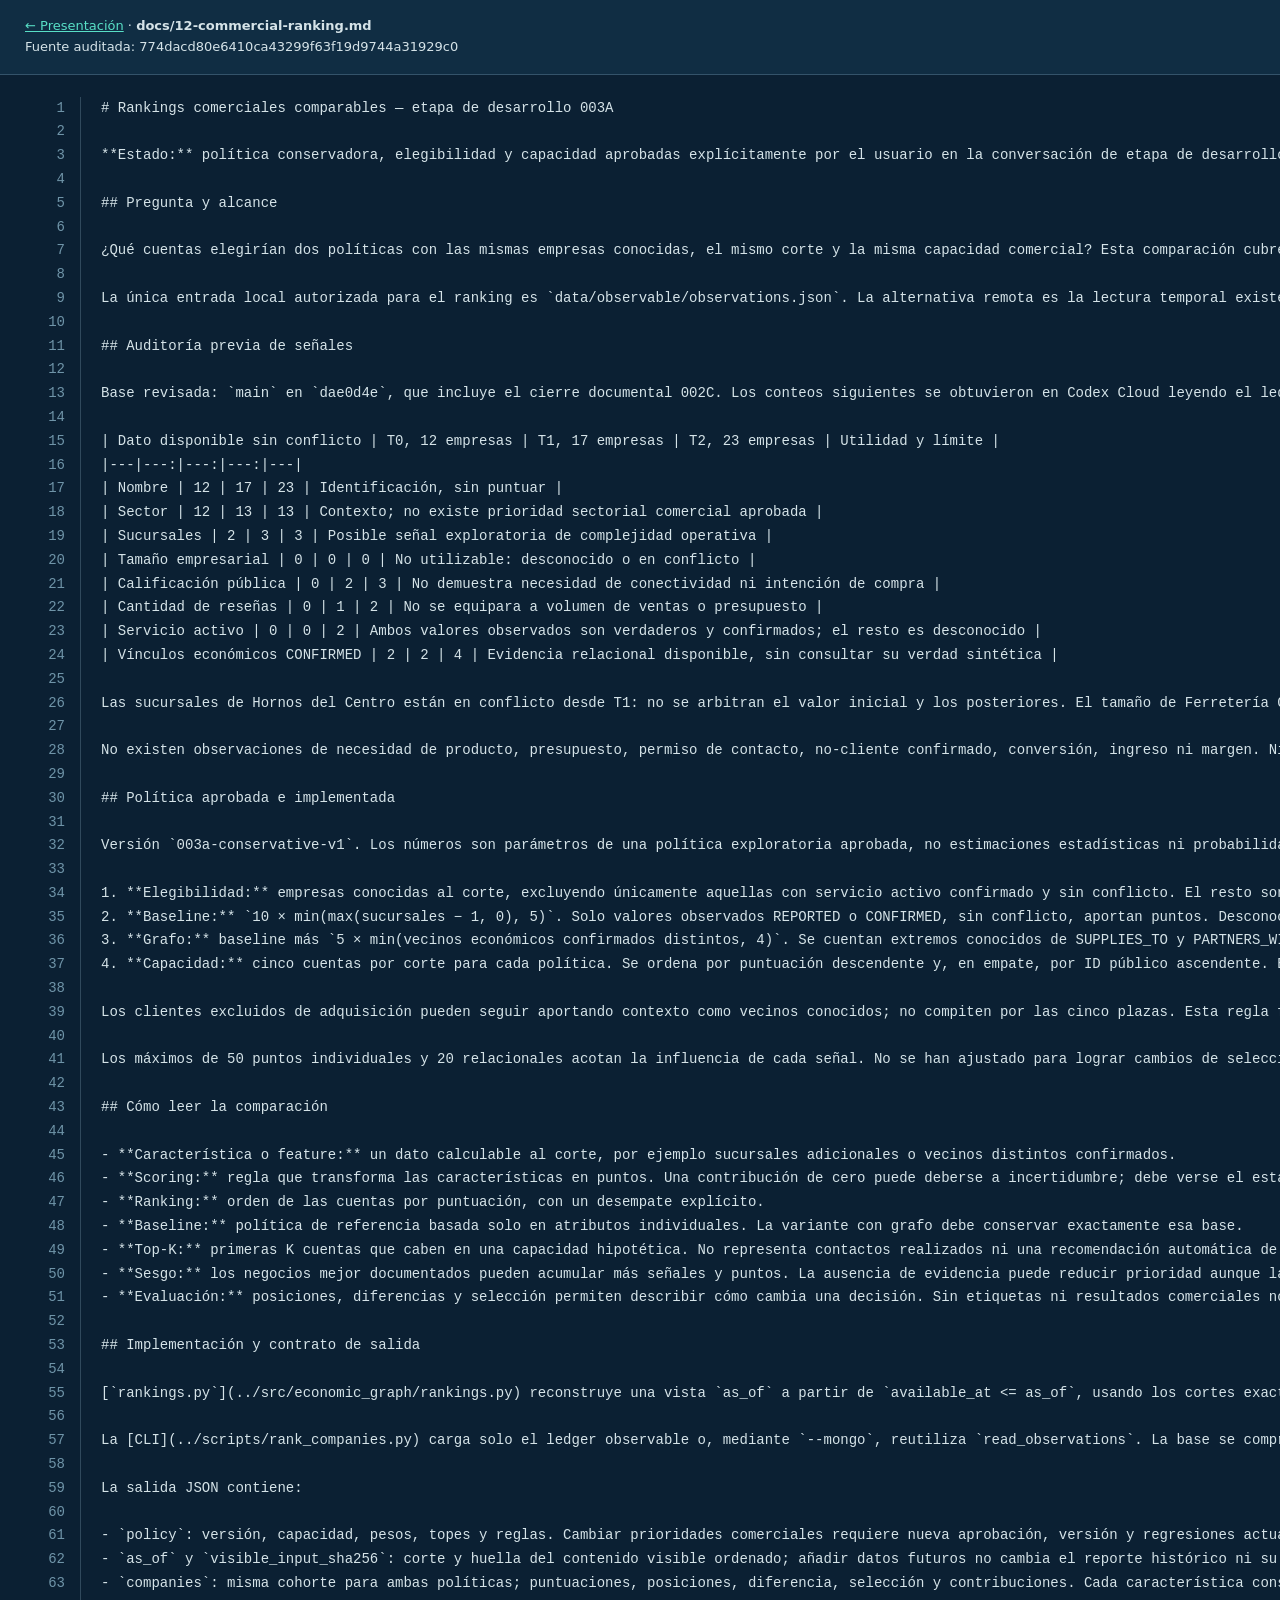
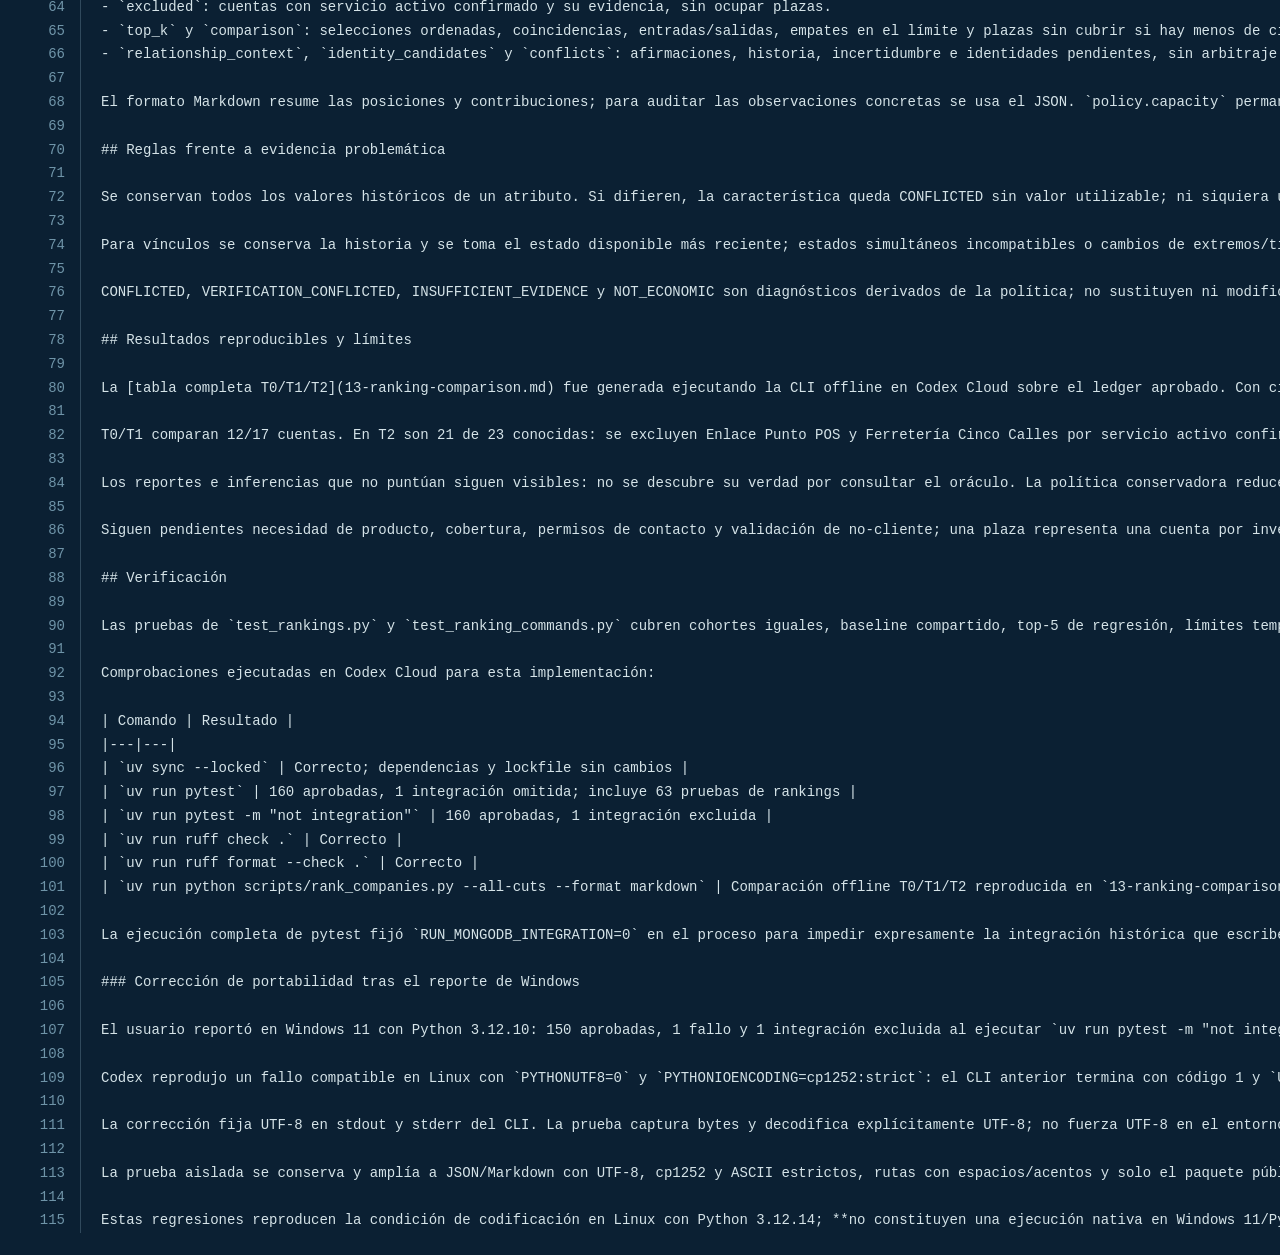
<file: presentation-showcase/evidence/source-html/docs__12-commercial-ranking.md.html>
<!doctype html><html lang="es-MX"><meta charset="utf-8"><meta name="viewport" content="width=device-width,initial-scale=1"><title>docs/12-commercial-ranking.md</title><style>
body{background:#0b2033;color:#d5e3e8;margin:0;font:14px/1.7 Consolas,monospace}header{position:sticky;top:0;background:#102d43;padding:16px 25px;border-bottom:1px solid #34536a;z-index:2;font:13px/1.6 system-ui}header a{color:#58dfc6}main{padding:22px 0}.line{display:flex;gap:20px;min-width:max-content;padding-right:30px;scroll-margin-top:90px}.line>a{text-align:right;min-width:65px;color:#6f94a8;text-decoration:none;border-right:1px solid #30495c;padding-right:15px}code{white-space:pre}.line:target{background:#1f4f50;color:white}.k,.kn,.kd{color:#59e3c9}.s1,.s2,.sa{color:#ffc181}.nf,.nc{color:#a4cbff}.c1,.sd{color:#86a6b6}.mi{color:#ffc181}
</style><header><a href="../../index.html">← Presentación</a> · <strong>docs/12-commercial-ranking.md</strong><br>Fuente auditada: 774dacd80e6410ca43299f63f19d9744a31929c0</header><main><div class="line" id="L1"><a href="#L1">1</a><code># Rankings comerciales comparables — etapa de desarrollo 003A</code></div>
<div class="line" id="L2"><a href="#L2">2</a><code> </code></div>
<div class="line" id="L3"><a href="#L3">3</a><code>**Estado:** política conservadora, elegibilidad y capacidad aprobadas explícitamente por el usuario en la conversación de etapa de desarrollo 003A. Implementación determinista y comparación offline disponibles. Sin resultados económicos medidos.</code></div>
<div class="line" id="L4"><a href="#L4">4</a><code> </code></div>
<div class="line" id="L5"><a href="#L5">5</a><code>## Pregunta y alcance</code></div>
<div class="line" id="L6"><a href="#L6">6</a><code> </code></div>
<div class="line" id="L7"><a href="#L7">7</a><code>¿Qué cuentas elegirían dos políticas con las mismas empresas conocidas, el mismo corte y la misma capacidad comercial? Esta comparación cubre el bloque 3, AI/ML Approach, de la [matriz del proyecto](02-challenge-traceability.md), apoyada por Economic Graph y Architecture. No mide ventas, conversión ni efecto causal.</code></div>
<div class="line" id="L8"><a href="#L8">8</a><code> </code></div>
<div class="line" id="L9"><a href="#L9">9</a><code>La única entrada local autorizada para el ranking es `data/observable/observations.json`. La alternativa remota es la lectura temporal existente de `m002b_observations` en la base dedicada `conectapyme_mvp_observable`. El cálculo no necesita ni consulta catálogo, conciliación, planes del simulador ni etiquetas de verdad.</code></div>
<div class="line" id="L10"><a href="#L10">10</a><code> </code></div>
<div class="line" id="L11"><a href="#L11">11</a><code>## Auditoría previa de señales</code></div>
<div class="line" id="L12"><a href="#L12">12</a><code> </code></div>
<div class="line" id="L13"><a href="#L13">13</a><code>Base revisada: `main` en `dae0d4e`, que incluye el cierre documental 002C. Los conteos siguientes se obtuvieron en Codex Cloud leyendo el ledger observable mediante `snapshot`, sin consultar el mundo restringido.</code></div>
<div class="line" id="L14"><a href="#L14">14</a><code> </code></div>
<div class="line" id="L15"><a href="#L15">15</a><code>| Dato disponible sin conflicto | T0, 12 empresas | T1, 17 empresas | T2, 23 empresas | Utilidad y límite |</code></div>
<div class="line" id="L16"><a href="#L16">16</a><code>|---|---:|---:|---:|---|</code></div>
<div class="line" id="L17"><a href="#L17">17</a><code>| Nombre | 12 | 17 | 23 | Identificación, sin puntuar |</code></div>
<div class="line" id="L18"><a href="#L18">18</a><code>| Sector | 12 | 13 | 13 | Contexto; no existe prioridad sectorial comercial aprobada |</code></div>
<div class="line" id="L19"><a href="#L19">19</a><code>| Sucursales | 2 | 3 | 3 | Posible señal exploratoria de complejidad operativa |</code></div>
<div class="line" id="L20"><a href="#L20">20</a><code>| Tamaño empresarial | 0 | 0 | 0 | No utilizable: desconocido o en conflicto |</code></div>
<div class="line" id="L21"><a href="#L21">21</a><code>| Calificación pública | 0 | 2 | 3 | No demuestra necesidad de conectividad ni intención de compra |</code></div>
<div class="line" id="L22"><a href="#L22">22</a><code>| Cantidad de reseñas | 0 | 1 | 2 | No se equipara a volumen de ventas o presupuesto |</code></div>
<div class="line" id="L23"><a href="#L23">23</a><code>| Servicio activo | 0 | 0 | 2 | Ambos valores observados son verdaderos y confirmados; el resto es desconocido |</code></div>
<div class="line" id="L24"><a href="#L24">24</a><code>| Vínculos económicos CONFIRMED | 2 | 2 | 4 | Evidencia relacional disponible, sin consultar su verdad sintética |</code></div>
<div class="line" id="L25"><a href="#L25">25</a><code> </code></div>
<div class="line" id="L26"><a href="#L26">26</a><code>Las sucursales de Hornos del Centro están en conflicto desde T1: no se arbitran el valor inicial y los posteriores. El tamaño de Ferretería Cinco Calles está en conflicto en T2. La repetición de una observación compatible no aporta una sucursal ni un vecino extra. Los alias permanecen candidatos y no añaden cuentas canónicas.</code></div>
<div class="line" id="L27"><a href="#L27">27</a><code> </code></div>
<div class="line" id="L28"><a href="#L28">28</a><code>No existen observaciones de necesidad de producto, presupuesto, permiso de contacto, no-cliente confirmado, conversión, ingreso ni margen. Ninguna de esas características se reconstruirá por inferencia silenciosa.</code></div>
<div class="line" id="L29"><a href="#L29">29</a><code> </code></div>
<div class="line" id="L30"><a href="#L30">30</a><code>## Política aprobada e implementada</code></div>
<div class="line" id="L31"><a href="#L31">31</a><code> </code></div>
<div class="line" id="L32"><a href="#L32">32</a><code>Versión `003a-conservative-v1`. Los números son parámetros de una política exploratoria aprobada, no estimaciones estadísticas ni probabilidades.</code></div>
<div class="line" id="L33"><a href="#L33">33</a><code> </code></div>
<div class="line" id="L34"><a href="#L34">34</a><code>1. **Elegibilidad:** empresas conocidas al corte, excluyendo únicamente aquellas con servicio activo confirmado y sin conflicto. El resto son cuentas por investigar; no se afirma que sean prospectos nuevos. Se conserva el motivo y la evidencia de cada exclusión. No se excluyen todas las identidades NEEDS_REVIEW, pues ninguna tiene resolución fuerte; esa limitación sigue visible.</code></div>
<div class="line" id="L35"><a href="#L35">35</a><code>2. **Baseline:** `10 × min(max(sucursales − 1, 0), 5)`. Solo valores observados REPORTED o CONFIRMED, sin conflicto, aportan puntos. Desconocido, inferido, descartado o en conflicto no aporta puntos, pero tampoco se convierte en un hecho de cero sucursales.</code></div>
<div class="line" id="L36"><a href="#L36">36</a><code>3. **Grafo:** baseline más `5 × min(vecinos económicos confirmados distintos, 4)`. Se cuentan extremos conocidos de SUPPLIES_TO y PARTNERS_WITH, sin duplicar vecinos por dirección o evidencia repetida. No se interpreta dirección de suministro como dirección de venta Telco. Una referencia comercial no se convierte en vínculo económico confirmado. REPORTED, INFERRED, DISCARDED y conflictos no aportan puntos relacionales.</code></div>
<div class="line" id="L37"><a href="#L37">37</a><code>4. **Capacidad:** cinco cuentas por corte para cada política. Se ordena por puntuación descendente y, en empate, por ID público ascendente. El desempate asegura repetibilidad; no tiene significado comercial. Se advierte cuando el límite de selección atraviesa un empate.</code></div>
<div class="line" id="L38"><a href="#L38">38</a><code> </code></div>
<div class="line" id="L39"><a href="#L39">39</a><code>Los clientes excluidos de adquisición pueden seguir aportando contexto como vecinos conocidos; no compiten por las cinco plazas. Esta regla formó parte de la propuesta de elegibilidad aprobada.</code></div>
<div class="line" id="L40"><a href="#L40">40</a><code> </code></div>
<div class="line" id="L41"><a href="#L41">41</a><code>Los máximos de 50 puntos individuales y 20 relacionales acotan la influencia de cada señal. No se han ajustado para lograr cambios de selección ni se sostiene que sean óptimos. Usar vínculos reportados con peso menor sería una alternativa, pero exigiría aprobar la política de incertidumbre y su peso; esta versión conserva esos reportes como contexto sin puntuarlos. El baseline es una regla de referencia para la PoC, no una política comercial observada de una Telco real.</code></div>
<div class="line" id="L42"><a href="#L42">42</a><code> </code></div>
<div class="line" id="L43"><a href="#L43">43</a><code>## Cómo leer la comparación</code></div>
<div class="line" id="L44"><a href="#L44">44</a><code> </code></div>
<div class="line" id="L45"><a href="#L45">45</a><code>- **Característica o feature:** un dato calculable al corte, por ejemplo sucursales adicionales o vecinos distintos confirmados.</code></div>
<div class="line" id="L46"><a href="#L46">46</a><code>- **Scoring:** regla que transforma las características en puntos. Una contribución de cero puede deberse a incertidumbre; debe verse el estado junto al valor.</code></div>
<div class="line" id="L47"><a href="#L47">47</a><code>- **Ranking:** orden de las cuentas por puntuación, con un desempate explícito.</code></div>
<div class="line" id="L48"><a href="#L48">48</a><code>- **Baseline:** política de referencia basada solo en atributos individuales. La variante con grafo debe conservar exactamente esa base.</code></div>
<div class="line" id="L49"><a href="#L49">49</a><code>- **Top-K:** primeras K cuentas que caben en una capacidad hipotética. No representa contactos realizados ni una recomendación automática de contacto.</code></div>
<div class="line" id="L50"><a href="#L50">50</a><code>- **Sesgo:** los negocios mejor documentados pueden acumular más señales y puntos. La ausencia de evidencia puede reducir prioridad aunque la cuenta sea valiosa. Los atributos y las relaciones del escenario sintético no representan una muestra del mercado.</code></div>
<div class="line" id="L51"><a href="#L51">51</a><code>- **Evaluación:** posiciones, diferencias y selección permiten describir cómo cambia una decisión. Sin etiquetas ni resultados comerciales no se calculan precisión predictiva, ingresos, ROI ni incremento causal de ventas.</code></div>
<div class="line" id="L52"><a href="#L52">52</a><code> </code></div>
<div class="line" id="L53"><a href="#L53">53</a><code>## Implementación y contrato de salida</code></div>
<div class="line" id="L54"><a href="#L54">54</a><code> </code></div>
<div class="line" id="L55"><a href="#L55">55</a><code>[`rankings.py`](../src/economic_graph/rankings.py) reconstruye una vista `as_of` a partir de `available_at &lt;= as_of`, usando los cortes exactos de `contracts.CUTS`. Ambas políticas comparten esa vista y la misma lista elegible. La API `compare_rankings(rows, as_of)` no lee archivos, abre red ni escribe datos. No completa perfiles ni fusiona candidatos.</code></div>
<div class="line" id="L56"><a href="#L56">56</a><code> </code></div>
<div class="line" id="L57"><a href="#L57">57</a><code>La [CLI](../scripts/rank_companies.py) carga solo el ledger observable o, mediante `--mongo`, reutiliza `read_observations`. La base se comprueba antes de conectar y la consulta filtra por disponibilidad en el servidor. No se cambiaron las funciones de carga ni se ejecutó la integración que escribe datos. La validación real documentada en [002C](11-atlas-integration-validation.md) procede del usuario desde Windows; no demuestra una nueva ejecución cloud de rankings en Atlas. La paridad de rankings local/MongoDB se verifica con un doble que solo admite `find`; integración real de rankings en Atlas **no verificada**.</code></div>
<div class="line" id="L58"><a href="#L58">58</a><code> </code></div>
<div class="line" id="L59"><a href="#L59">59</a><code>La salida JSON contiene:</code></div>
<div class="line" id="L60"><a href="#L60">60</a><code> </code></div>
<div class="line" id="L61"><a href="#L61">61</a><code>- `policy`: versión, capacidad, pesos, topes y reglas. Cambiar prioridades comerciales requiere nueva aprobación, versión y regresiones actualizadas.</code></div>
<div class="line" id="L62"><a href="#L62">62</a><code>- `as_of` y `visible_input_sha256`: corte y huella del contenido visible ordenado; añadir datos futuros no cambia el reporte histórico ni su huella.</code></div>
<div class="line" id="L63"><a href="#L63">63</a><code>- `companies`: misma cohorte para ambas políticas; puntuaciones, posiciones, diferencia, selección y contribuciones. Cada característica conserva evidencia completa con fuente, registro, fechas y estado.</code></div>
<div class="line" id="L64"><a href="#L64">64</a><code>- `excluded`: cuentas con servicio activo confirmado y su evidencia, sin ocupar plazas.</code></div>
<div class="line" id="L65"><a href="#L65">65</a><code>- `top_k` y `comparison`: selecciones ordenadas, coincidencias, entradas/salidas, empates en el límite y plazas sin cubrir si hay menos de cinco elegibles. `position_change = posición baseline − posición grafo`; positivo significa subir.</code></div>
<div class="line" id="L66"><a href="#L66">66</a><code>- `relationship_context`, `identity_candidates` y `conflicts`: afirmaciones, historia, incertidumbre e identidades pendientes, sin arbitraje ni datos del simulador.</code></div>
<div class="line" id="L67"><a href="#L67">67</a><code> </code></div>
<div class="line" id="L68"><a href="#L68">68</a><code>El formato Markdown resume las posiciones y contribuciones; para auditar las observaciones concretas se usa el JSON. `policy.capacity` permanece fija en cinco en esta versión, sin opción de CLI para cambiarla silenciosamente.</code></div>
<div class="line" id="L69"><a href="#L69">69</a><code> </code></div>
<div class="line" id="L70"><a href="#L70">70</a><code>## Reglas frente a evidencia problemática</code></div>
<div class="line" id="L71"><a href="#L71">71</a><code> </code></div>
<div class="line" id="L72"><a href="#L72">72</a><code>Se conservan todos los valores históricos de un atributo. Si difieren, la característica queda CONFLICTED sin valor utilizable; ni siquiera una confirmación posterior resuelve ese conflicto. Si coinciden, se comprueba el estado de la evidencia más recientemente disponible: REPORTED o CONFIRMED permiten usar sucursales; INFERRED/DISCARDED no. Estados distintos en el mismo instante quedan VERIFICATION_CONFLICTED. Servicio activo solo excluye si su valor es verdadero, no conflictivo y ese último estado es inequívocamente CONFIRMED. No se inventa una caducidad.</code></div>
<div class="line" id="L73"><a href="#L73">73</a><code> </code></div>
<div class="line" id="L74"><a href="#L74">74</a><code>Para vínculos se conserva la historia y se toma el estado disponible más reciente; estados simultáneos incompatibles o cambios de extremos/tipo bajo el mismo ID impiden puntuar. Si afirmaciones con IDs distintos sobre el mismo hecho económico se oponen con confirmación y descarte, se conserva el conflicto y no se puntúa ese hecho. Repetir observaciones, repetir un hecho con otro ID o tener varios tipos/direcciones hacia el mismo vecino no multiplica la característica: cuenta vecinos distintos. Esto no fusiona registros ni empresas. Un cero aquí significa «ningún vecino confirmado utilizable», no «no tiene relaciones en el mundo».</code></div>
<div class="line" id="L75"><a href="#L75">75</a><code> </code></div>
<div class="line" id="L76"><a href="#L76">76</a><code>CONFLICTED, VERIFICATION_CONFLICTED, INSUFFICIENT_EVIDENCE y NOT_ECONOMIC son diagnósticos derivados de la política; no sustituyen ni modifican los estados originales del ledger. Los casos adicionales de transiciones y contradicciones de las pruebas son fixtures identificados, no hechos añadidos al diseño aprobado.</code></div>
<div class="line" id="L77"><a href="#L77">77</a><code> </code></div>
<div class="line" id="L78"><a href="#L78">78</a><code>## Resultados reproducibles y límites</code></div>
<div class="line" id="L79"><a href="#L79">79</a><code> </code></div>
<div class="line" id="L80"><a href="#L80">80</a><code>La [tabla completa T0/T1/T2](13-ranking-comparison.md) fue generada ejecutando la CLI offline en Codex Cloud sobre el ledger aprobado. Con cinco plazas por política, coinciden dos cuentas y se sustituyen tres en cada corte. El baseline atraviesa un empate en los tres cortes y el grafo en T1/T2: varias selecciones dependen del desempate técnico. No se ajustaron los pesos después de observar estos resultados.</code></div>
<div class="line" id="L81"><a href="#L81">81</a><code> </code></div>
<div class="line" id="L82"><a href="#L82">82</a><code>T0/T1 comparan 12/17 cuentas. En T2 son 21 de 23 conocidas: se excluyen Enlace Punto POS y Ferretería Cinco Calles por servicio activo confirmado. Por ejemplo, Café Jacaranda pasa de 0 a 10 puntos en T2 por dos vecinos económicos confirmados; esos puntos no acreditan intención de compra. Hornos del Centro recibe cero puntos por sucursales en conflicto y 10 por dos vecinos confirmados.</code></div>
<div class="line" id="L83"><a href="#L83">83</a><code> </code></div>
<div class="line" id="L84"><a href="#L84">84</a><code>Los reportes e inferencias que no puntúan siguen visibles: no se descubre su verdad por consultar el oráculo. La política conservadora reduce el uso de afirmaciones no confirmadas a costa de perder señales potencialmente útiles. La etiqueta CONFIRMED del ledger tampoco es garantía externa de exactitud.</code></div>
<div class="line" id="L85"><a href="#L85">85</a><code> </code></div>
<div class="line" id="L86"><a href="#L86">86</a><code>Siguen pendientes necesidad de producto, cobertura, permisos de contacto y validación de no-cliente; una plaza representa una cuenta por investigar, no autorización de contacto. Tampoco existen etiquetas para validar precisión, costos, conversiones ni un contrafactual para medir efecto. La elección de estos pesos necesita evaluación futura con datos autorizados y capacidad comparable; un cambio de ranking no demuestra superioridad comercial.</code></div>
<div class="line" id="L87"><a href="#L87">87</a><code> </code></div>
<div class="line" id="L88"><a href="#L88">88</a><code>## Verificación</code></div>
<div class="line" id="L89"><a href="#L89">89</a><code> </code></div>
<div class="line" id="L90"><a href="#L90">90</a><code>Las pruebas de `test_rankings.py` y `test_ranking_commands.py` cubren cohortes iguales, baseline compartido, top-5 de regresión, límites temporales, explicaciones, topes, incertidumbre, conflictos, duplicados, alias, ausencia de campos restringidos y lectura MongoDB sin escrituras. El cálculo se prueba con acceso a archivos bloqueado; la CLI se ejecuta también desde un directorio con solo módulos públicos y el ledger, sin simulador, diseños ni `.env`.</code></div>
<div class="line" id="L91"><a href="#L91">91</a><code> </code></div>
<div class="line" id="L92"><a href="#L92">92</a><code>Comprobaciones ejecutadas en Codex Cloud para esta implementación:</code></div>
<div class="line" id="L93"><a href="#L93">93</a><code> </code></div>
<div class="line" id="L94"><a href="#L94">94</a><code>| Comando | Resultado |</code></div>
<div class="line" id="L95"><a href="#L95">95</a><code>|---|---|</code></div>
<div class="line" id="L96"><a href="#L96">96</a><code>| `uv sync --locked` | Correcto; dependencias y lockfile sin cambios |</code></div>
<div class="line" id="L97"><a href="#L97">97</a><code>| `uv run pytest` | 160 aprobadas, 1 integración omitida; incluye 63 pruebas de rankings |</code></div>
<div class="line" id="L98"><a href="#L98">98</a><code>| `uv run pytest -m &quot;not integration&quot;` | 160 aprobadas, 1 integración excluida |</code></div>
<div class="line" id="L99"><a href="#L99">99</a><code>| `uv run ruff check .` | Correcto |</code></div>
<div class="line" id="L100"><a href="#L100">100</a><code>| `uv run ruff format --check .` | Correcto |</code></div>
<div class="line" id="L101"><a href="#L101">101</a><code>| `uv run python scripts/rank_companies.py --all-cuts --format markdown` | Comparación offline T0/T1/T2 reproducida en `13-ranking-comparison.md` |</code></div>
<div class="line" id="L102"><a href="#L102">102</a><code> </code></div>
<div class="line" id="L103"><a href="#L103">103</a><code>La ejecución completa de pytest fijó `RUN_MONGODB_INTEGRATION=0` en el proceso para impedir expresamente la integración histórica que escribe; el otro comando la excluye mediante su marcador. Los dobles no sustituyen una lectura real de Atlas ni validación comercial. Los comandos de PowerShell del [README](../README.md) son instrucciones reproducibles; estas comprobaciones se ejecutaron en Linux, no en Windows.</code></div>
<div class="line" id="L104"><a href="#L104">104</a><code> </code></div>
<div class="line" id="L105"><a href="#L105">105</a><code>### Corrección de portabilidad tras el reporte de Windows</code></div>
<div class="line" id="L106"><a href="#L106">106</a><code> </code></div>
<div class="line" id="L107"><a href="#L107">107</a><code>El usuario reportó en Windows 11 con Python 3.12.10: 150 aprobadas, 1 fallo y 1 integración excluida al ejecutar `uv run pytest -m &quot;not integration&quot;`. Falló el subprocess de `test_cli_runs_with_only_public_package_and_ledger`; no se proporcionó su stderr original.</code></div>
<div class="line" id="L108"><a href="#L108">108</a><code> </code></div>
<div class="line" id="L109"><a href="#L109">109</a><code>Codex reprodujo un fallo compatible en Linux con `PYTHONUTF8=0` y `PYTHONIOENCODING=cp1252:strict`: el CLI anterior termina con código 1 y `UnicodeEncodeError` al escribir `−` (U+2212) en JSON o `Δ` (U+0394) en Markdown. Esos caracteres no existen en cp1252. El ledger se lee ya con UTF-8 y las importaciones y dependencias cargan correctamente en esta reproducción; el fallo aparece al serializar la salida a la tubería. Además, el `text=True` original dejaba la decodificación del proceso padre a su configuración regional.</code></div>
<div class="line" id="L110"><a href="#L110">110</a><code> </code></div>
<div class="line" id="L111"><a href="#L111">111</a><code>La corrección fija UTF-8 en stdout y stderr del CLI. La prueba captura bytes y decodifica explícitamente UTF-8; no fuerza UTF-8 en el entorno del hijo para ocultar la causa. Mantiene el chequeo del código de salida y muestra stderr en los fallos, redactando URI `mongodb://` y `mongodb+srv://`. Usa `pytest.fail` sin traza para evitar que la introspección de un assert vuelva a imprimir el objeto con stderr sin redactar.</code></div>
<div class="line" id="L112"><a href="#L112">112</a><code> </code></div>
<div class="line" id="L113"><a href="#L113">113</a><code>La prueba aislada se conserva y amplía a JSON/Markdown con UTF-8, cp1252 y ASCII estrictos, rutas con espacios/acentos y solo el paquete público más `ledger.json`. No hay simulador, diseños ni `.env` en el directorio aislado; se eliminan las variables MONGODB del hijo sin depender de mayúsculas/minúsculas. Se añaden regresiones del diagnóstico, stderr Unicode y redacción de URI con credenciales ficticias. No cambia el scoring, sus pesos, el ledger ni sus tablas.</code></div>
<div class="line" id="L114"><a href="#L114">114</a><code> </code></div>
<div class="line" id="L115"><a href="#L115">115</a><code>Estas regresiones reproducen la condición de codificación en Linux con Python 3.12.14; **no constituyen una ejecución nativa en Windows 11/Python 3.12.10**. La confirmación posterior en ese equipo queda pendiente. No se ejecutaron operaciones Atlas.</code></div></main></html>
</file>
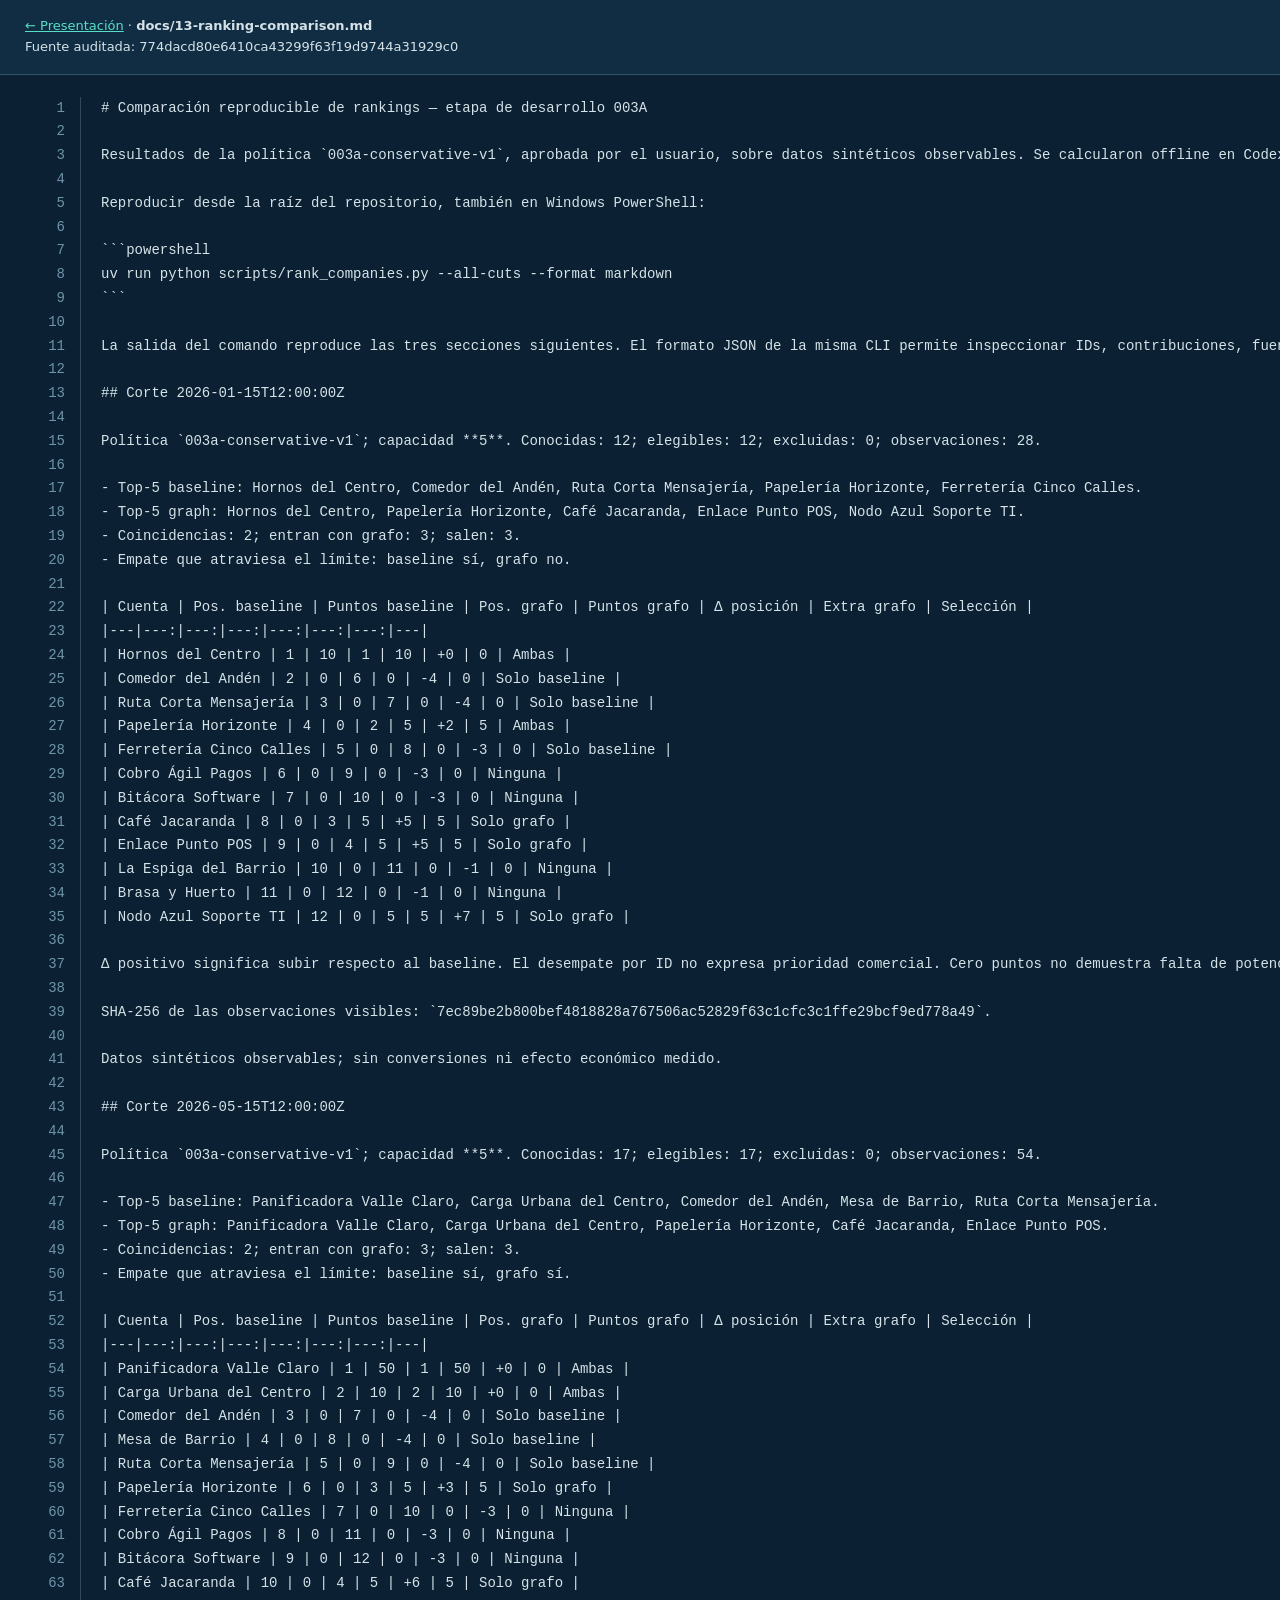
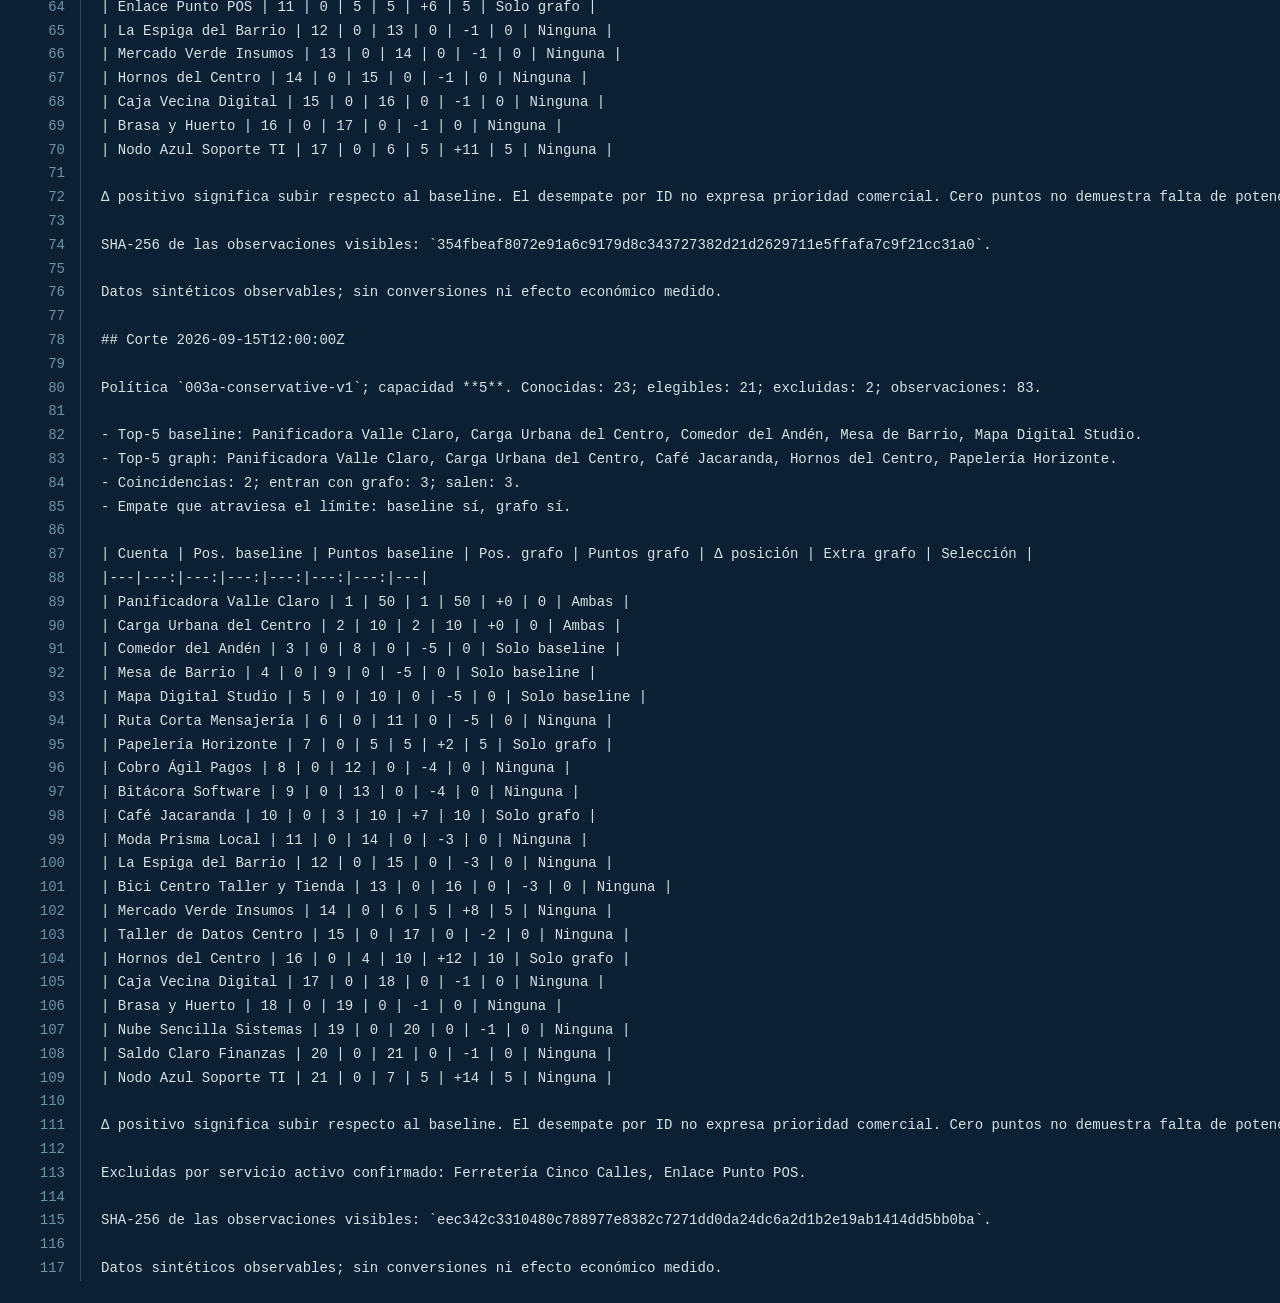
<file: presentation-showcase/evidence/source-html/docs__13-ranking-comparison.md.html>
<!doctype html><html lang="es-MX"><meta charset="utf-8"><meta name="viewport" content="width=device-width,initial-scale=1"><title>docs/13-ranking-comparison.md</title><style>
body{background:#0b2033;color:#d5e3e8;margin:0;font:14px/1.7 Consolas,monospace}header{position:sticky;top:0;background:#102d43;padding:16px 25px;border-bottom:1px solid #34536a;z-index:2;font:13px/1.6 system-ui}header a{color:#58dfc6}main{padding:22px 0}.line{display:flex;gap:20px;min-width:max-content;padding-right:30px;scroll-margin-top:90px}.line>a{text-align:right;min-width:65px;color:#6f94a8;text-decoration:none;border-right:1px solid #30495c;padding-right:15px}code{white-space:pre}.line:target{background:#1f4f50;color:white}.k,.kn,.kd{color:#59e3c9}.s1,.s2,.sa{color:#ffc181}.nf,.nc{color:#a4cbff}.c1,.sd{color:#86a6b6}.mi{color:#ffc181}
</style><header><a href="../../index.html">← Presentación</a> · <strong>docs/13-ranking-comparison.md</strong><br>Fuente auditada: 774dacd80e6410ca43299f63f19d9744a31929c0</header><main><div class="line" id="L1"><a href="#L1">1</a><code># Comparación reproducible de rankings — etapa de desarrollo 003A</code></div>
<div class="line" id="L2"><a href="#L2">2</a><code> </code></div>
<div class="line" id="L3"><a href="#L3">3</a><code>Resultados de la política `003a-conservative-v1`, aprobada por el usuario, sobre datos sintéticos observables. Se calcularon offline en Codex Cloud; no proceden de una consulta real nueva a Atlas. Pesos, evidencia y límites: [diseño de rankings](12-commercial-ranking.md).</code></div>
<div class="line" id="L4"><a href="#L4">4</a><code> </code></div>
<div class="line" id="L5"><a href="#L5">5</a><code>Reproducir desde la raíz del repositorio, también en Windows PowerShell:</code></div>
<div class="line" id="L6"><a href="#L6">6</a><code> </code></div>
<div class="line" id="L7"><a href="#L7">7</a><code>```powershell</code></div>
<div class="line" id="L8"><a href="#L8">8</a><code>uv run python scripts/rank_companies.py --all-cuts --format markdown</code></div>
<div class="line" id="L9"><a href="#L9">9</a><code>```</code></div>
<div class="line" id="L10"><a href="#L10">10</a><code> </code></div>
<div class="line" id="L11"><a href="#L11">11</a><code>La salida del comando reproduce las tres secciones siguientes. El formato JSON de la misma CLI permite inspeccionar IDs, contribuciones, fuentes, estados, fechas y notas. Los empates se resuelven por ID público: varias cuentas seleccionadas no tienen una ventaja comercial acreditada sobre otras empatadas. No se modificaron pesos para obtener estas selecciones.</code></div>
<div class="line" id="L12"><a href="#L12">12</a><code> </code></div>
<div class="line" id="L13"><a href="#L13">13</a><code>## Corte 2026-01-15T12:00:00Z</code></div>
<div class="line" id="L14"><a href="#L14">14</a><code> </code></div>
<div class="line" id="L15"><a href="#L15">15</a><code>Política `003a-conservative-v1`; capacidad **5**. Conocidas: 12; elegibles: 12; excluidas: 0; observaciones: 28.</code></div>
<div class="line" id="L16"><a href="#L16">16</a><code> </code></div>
<div class="line" id="L17"><a href="#L17">17</a><code>- Top-5 baseline: Hornos del Centro, Comedor del Andén, Ruta Corta Mensajería, Papelería Horizonte, Ferretería Cinco Calles.</code></div>
<div class="line" id="L18"><a href="#L18">18</a><code>- Top-5 graph: Hornos del Centro, Papelería Horizonte, Café Jacaranda, Enlace Punto POS, Nodo Azul Soporte TI.</code></div>
<div class="line" id="L19"><a href="#L19">19</a><code>- Coincidencias: 2; entran con grafo: 3; salen: 3.</code></div>
<div class="line" id="L20"><a href="#L20">20</a><code>- Empate que atraviesa el límite: baseline sí, grafo no.</code></div>
<div class="line" id="L21"><a href="#L21">21</a><code> </code></div>
<div class="line" id="L22"><a href="#L22">22</a><code>| Cuenta | Pos. baseline | Puntos baseline | Pos. grafo | Puntos grafo | Δ posición | Extra grafo | Selección |</code></div>
<div class="line" id="L23"><a href="#L23">23</a><code>|---|---:|---:|---:|---:|---:|---:|---|</code></div>
<div class="line" id="L24"><a href="#L24">24</a><code>| Hornos del Centro | 1 | 10 | 1 | 10 | +0 | 0 | Ambas |</code></div>
<div class="line" id="L25"><a href="#L25">25</a><code>| Comedor del Andén | 2 | 0 | 6 | 0 | -4 | 0 | Solo baseline |</code></div>
<div class="line" id="L26"><a href="#L26">26</a><code>| Ruta Corta Mensajería | 3 | 0 | 7 | 0 | -4 | 0 | Solo baseline |</code></div>
<div class="line" id="L27"><a href="#L27">27</a><code>| Papelería Horizonte | 4 | 0 | 2 | 5 | +2 | 5 | Ambas |</code></div>
<div class="line" id="L28"><a href="#L28">28</a><code>| Ferretería Cinco Calles | 5 | 0 | 8 | 0 | -3 | 0 | Solo baseline |</code></div>
<div class="line" id="L29"><a href="#L29">29</a><code>| Cobro Ágil Pagos | 6 | 0 | 9 | 0 | -3 | 0 | Ninguna |</code></div>
<div class="line" id="L30"><a href="#L30">30</a><code>| Bitácora Software | 7 | 0 | 10 | 0 | -3 | 0 | Ninguna |</code></div>
<div class="line" id="L31"><a href="#L31">31</a><code>| Café Jacaranda | 8 | 0 | 3 | 5 | +5 | 5 | Solo grafo |</code></div>
<div class="line" id="L32"><a href="#L32">32</a><code>| Enlace Punto POS | 9 | 0 | 4 | 5 | +5 | 5 | Solo grafo |</code></div>
<div class="line" id="L33"><a href="#L33">33</a><code>| La Espiga del Barrio | 10 | 0 | 11 | 0 | -1 | 0 | Ninguna |</code></div>
<div class="line" id="L34"><a href="#L34">34</a><code>| Brasa y Huerto | 11 | 0 | 12 | 0 | -1 | 0 | Ninguna |</code></div>
<div class="line" id="L35"><a href="#L35">35</a><code>| Nodo Azul Soporte TI | 12 | 0 | 5 | 5 | +7 | 5 | Solo grafo |</code></div>
<div class="line" id="L36"><a href="#L36">36</a><code> </code></div>
<div class="line" id="L37"><a href="#L37">37</a><code>Δ positivo significa subir respecto al baseline. El desempate por ID no expresa prioridad comercial. Cero puntos no demuestra falta de potencial.</code></div>
<div class="line" id="L38"><a href="#L38">38</a><code> </code></div>
<div class="line" id="L39"><a href="#L39">39</a><code>SHA-256 de las observaciones visibles: `7ec89be2b800bef4818828a767506ac52829f63c1cfc3c1ffe29bcf9ed778a49`.</code></div>
<div class="line" id="L40"><a href="#L40">40</a><code> </code></div>
<div class="line" id="L41"><a href="#L41">41</a><code>Datos sintéticos observables; sin conversiones ni efecto económico medido.</code></div>
<div class="line" id="L42"><a href="#L42">42</a><code> </code></div>
<div class="line" id="L43"><a href="#L43">43</a><code>## Corte 2026-05-15T12:00:00Z</code></div>
<div class="line" id="L44"><a href="#L44">44</a><code> </code></div>
<div class="line" id="L45"><a href="#L45">45</a><code>Política `003a-conservative-v1`; capacidad **5**. Conocidas: 17; elegibles: 17; excluidas: 0; observaciones: 54.</code></div>
<div class="line" id="L46"><a href="#L46">46</a><code> </code></div>
<div class="line" id="L47"><a href="#L47">47</a><code>- Top-5 baseline: Panificadora Valle Claro, Carga Urbana del Centro, Comedor del Andén, Mesa de Barrio, Ruta Corta Mensajería.</code></div>
<div class="line" id="L48"><a href="#L48">48</a><code>- Top-5 graph: Panificadora Valle Claro, Carga Urbana del Centro, Papelería Horizonte, Café Jacaranda, Enlace Punto POS.</code></div>
<div class="line" id="L49"><a href="#L49">49</a><code>- Coincidencias: 2; entran con grafo: 3; salen: 3.</code></div>
<div class="line" id="L50"><a href="#L50">50</a><code>- Empate que atraviesa el límite: baseline sí, grafo sí.</code></div>
<div class="line" id="L51"><a href="#L51">51</a><code> </code></div>
<div class="line" id="L52"><a href="#L52">52</a><code>| Cuenta | Pos. baseline | Puntos baseline | Pos. grafo | Puntos grafo | Δ posición | Extra grafo | Selección |</code></div>
<div class="line" id="L53"><a href="#L53">53</a><code>|---|---:|---:|---:|---:|---:|---:|---|</code></div>
<div class="line" id="L54"><a href="#L54">54</a><code>| Panificadora Valle Claro | 1 | 50 | 1 | 50 | +0 | 0 | Ambas |</code></div>
<div class="line" id="L55"><a href="#L55">55</a><code>| Carga Urbana del Centro | 2 | 10 | 2 | 10 | +0 | 0 | Ambas |</code></div>
<div class="line" id="L56"><a href="#L56">56</a><code>| Comedor del Andén | 3 | 0 | 7 | 0 | -4 | 0 | Solo baseline |</code></div>
<div class="line" id="L57"><a href="#L57">57</a><code>| Mesa de Barrio | 4 | 0 | 8 | 0 | -4 | 0 | Solo baseline |</code></div>
<div class="line" id="L58"><a href="#L58">58</a><code>| Ruta Corta Mensajería | 5 | 0 | 9 | 0 | -4 | 0 | Solo baseline |</code></div>
<div class="line" id="L59"><a href="#L59">59</a><code>| Papelería Horizonte | 6 | 0 | 3 | 5 | +3 | 5 | Solo grafo |</code></div>
<div class="line" id="L60"><a href="#L60">60</a><code>| Ferretería Cinco Calles | 7 | 0 | 10 | 0 | -3 | 0 | Ninguna |</code></div>
<div class="line" id="L61"><a href="#L61">61</a><code>| Cobro Ágil Pagos | 8 | 0 | 11 | 0 | -3 | 0 | Ninguna |</code></div>
<div class="line" id="L62"><a href="#L62">62</a><code>| Bitácora Software | 9 | 0 | 12 | 0 | -3 | 0 | Ninguna |</code></div>
<div class="line" id="L63"><a href="#L63">63</a><code>| Café Jacaranda | 10 | 0 | 4 | 5 | +6 | 5 | Solo grafo |</code></div>
<div class="line" id="L64"><a href="#L64">64</a><code>| Enlace Punto POS | 11 | 0 | 5 | 5 | +6 | 5 | Solo grafo |</code></div>
<div class="line" id="L65"><a href="#L65">65</a><code>| La Espiga del Barrio | 12 | 0 | 13 | 0 | -1 | 0 | Ninguna |</code></div>
<div class="line" id="L66"><a href="#L66">66</a><code>| Mercado Verde Insumos | 13 | 0 | 14 | 0 | -1 | 0 | Ninguna |</code></div>
<div class="line" id="L67"><a href="#L67">67</a><code>| Hornos del Centro | 14 | 0 | 15 | 0 | -1 | 0 | Ninguna |</code></div>
<div class="line" id="L68"><a href="#L68">68</a><code>| Caja Vecina Digital | 15 | 0 | 16 | 0 | -1 | 0 | Ninguna |</code></div>
<div class="line" id="L69"><a href="#L69">69</a><code>| Brasa y Huerto | 16 | 0 | 17 | 0 | -1 | 0 | Ninguna |</code></div>
<div class="line" id="L70"><a href="#L70">70</a><code>| Nodo Azul Soporte TI | 17 | 0 | 6 | 5 | +11 | 5 | Ninguna |</code></div>
<div class="line" id="L71"><a href="#L71">71</a><code> </code></div>
<div class="line" id="L72"><a href="#L72">72</a><code>Δ positivo significa subir respecto al baseline. El desempate por ID no expresa prioridad comercial. Cero puntos no demuestra falta de potencial.</code></div>
<div class="line" id="L73"><a href="#L73">73</a><code> </code></div>
<div class="line" id="L74"><a href="#L74">74</a><code>SHA-256 de las observaciones visibles: `354fbeaf8072e91a6c9179d8c343727382d21d2629711e5ffafa7c9f21cc31a0`.</code></div>
<div class="line" id="L75"><a href="#L75">75</a><code> </code></div>
<div class="line" id="L76"><a href="#L76">76</a><code>Datos sintéticos observables; sin conversiones ni efecto económico medido.</code></div>
<div class="line" id="L77"><a href="#L77">77</a><code> </code></div>
<div class="line" id="L78"><a href="#L78">78</a><code>## Corte 2026-09-15T12:00:00Z</code></div>
<div class="line" id="L79"><a href="#L79">79</a><code> </code></div>
<div class="line" id="L80"><a href="#L80">80</a><code>Política `003a-conservative-v1`; capacidad **5**. Conocidas: 23; elegibles: 21; excluidas: 2; observaciones: 83.</code></div>
<div class="line" id="L81"><a href="#L81">81</a><code> </code></div>
<div class="line" id="L82"><a href="#L82">82</a><code>- Top-5 baseline: Panificadora Valle Claro, Carga Urbana del Centro, Comedor del Andén, Mesa de Barrio, Mapa Digital Studio.</code></div>
<div class="line" id="L83"><a href="#L83">83</a><code>- Top-5 graph: Panificadora Valle Claro, Carga Urbana del Centro, Café Jacaranda, Hornos del Centro, Papelería Horizonte.</code></div>
<div class="line" id="L84"><a href="#L84">84</a><code>- Coincidencias: 2; entran con grafo: 3; salen: 3.</code></div>
<div class="line" id="L85"><a href="#L85">85</a><code>- Empate que atraviesa el límite: baseline sí, grafo sí.</code></div>
<div class="line" id="L86"><a href="#L86">86</a><code> </code></div>
<div class="line" id="L87"><a href="#L87">87</a><code>| Cuenta | Pos. baseline | Puntos baseline | Pos. grafo | Puntos grafo | Δ posición | Extra grafo | Selección |</code></div>
<div class="line" id="L88"><a href="#L88">88</a><code>|---|---:|---:|---:|---:|---:|---:|---|</code></div>
<div class="line" id="L89"><a href="#L89">89</a><code>| Panificadora Valle Claro | 1 | 50 | 1 | 50 | +0 | 0 | Ambas |</code></div>
<div class="line" id="L90"><a href="#L90">90</a><code>| Carga Urbana del Centro | 2 | 10 | 2 | 10 | +0 | 0 | Ambas |</code></div>
<div class="line" id="L91"><a href="#L91">91</a><code>| Comedor del Andén | 3 | 0 | 8 | 0 | -5 | 0 | Solo baseline |</code></div>
<div class="line" id="L92"><a href="#L92">92</a><code>| Mesa de Barrio | 4 | 0 | 9 | 0 | -5 | 0 | Solo baseline |</code></div>
<div class="line" id="L93"><a href="#L93">93</a><code>| Mapa Digital Studio | 5 | 0 | 10 | 0 | -5 | 0 | Solo baseline |</code></div>
<div class="line" id="L94"><a href="#L94">94</a><code>| Ruta Corta Mensajería | 6 | 0 | 11 | 0 | -5 | 0 | Ninguna |</code></div>
<div class="line" id="L95"><a href="#L95">95</a><code>| Papelería Horizonte | 7 | 0 | 5 | 5 | +2 | 5 | Solo grafo |</code></div>
<div class="line" id="L96"><a href="#L96">96</a><code>| Cobro Ágil Pagos | 8 | 0 | 12 | 0 | -4 | 0 | Ninguna |</code></div>
<div class="line" id="L97"><a href="#L97">97</a><code>| Bitácora Software | 9 | 0 | 13 | 0 | -4 | 0 | Ninguna |</code></div>
<div class="line" id="L98"><a href="#L98">98</a><code>| Café Jacaranda | 10 | 0 | 3 | 10 | +7 | 10 | Solo grafo |</code></div>
<div class="line" id="L99"><a href="#L99">99</a><code>| Moda Prisma Local | 11 | 0 | 14 | 0 | -3 | 0 | Ninguna |</code></div>
<div class="line" id="L100"><a href="#L100">100</a><code>| La Espiga del Barrio | 12 | 0 | 15 | 0 | -3 | 0 | Ninguna |</code></div>
<div class="line" id="L101"><a href="#L101">101</a><code>| Bici Centro Taller y Tienda | 13 | 0 | 16 | 0 | -3 | 0 | Ninguna |</code></div>
<div class="line" id="L102"><a href="#L102">102</a><code>| Mercado Verde Insumos | 14 | 0 | 6 | 5 | +8 | 5 | Ninguna |</code></div>
<div class="line" id="L103"><a href="#L103">103</a><code>| Taller de Datos Centro | 15 | 0 | 17 | 0 | -2 | 0 | Ninguna |</code></div>
<div class="line" id="L104"><a href="#L104">104</a><code>| Hornos del Centro | 16 | 0 | 4 | 10 | +12 | 10 | Solo grafo |</code></div>
<div class="line" id="L105"><a href="#L105">105</a><code>| Caja Vecina Digital | 17 | 0 | 18 | 0 | -1 | 0 | Ninguna |</code></div>
<div class="line" id="L106"><a href="#L106">106</a><code>| Brasa y Huerto | 18 | 0 | 19 | 0 | -1 | 0 | Ninguna |</code></div>
<div class="line" id="L107"><a href="#L107">107</a><code>| Nube Sencilla Sistemas | 19 | 0 | 20 | 0 | -1 | 0 | Ninguna |</code></div>
<div class="line" id="L108"><a href="#L108">108</a><code>| Saldo Claro Finanzas | 20 | 0 | 21 | 0 | -1 | 0 | Ninguna |</code></div>
<div class="line" id="L109"><a href="#L109">109</a><code>| Nodo Azul Soporte TI | 21 | 0 | 7 | 5 | +14 | 5 | Ninguna |</code></div>
<div class="line" id="L110"><a href="#L110">110</a><code> </code></div>
<div class="line" id="L111"><a href="#L111">111</a><code>Δ positivo significa subir respecto al baseline. El desempate por ID no expresa prioridad comercial. Cero puntos no demuestra falta de potencial.</code></div>
<div class="line" id="L112"><a href="#L112">112</a><code> </code></div>
<div class="line" id="L113"><a href="#L113">113</a><code>Excluidas por servicio activo confirmado: Ferretería Cinco Calles, Enlace Punto POS.</code></div>
<div class="line" id="L114"><a href="#L114">114</a><code> </code></div>
<div class="line" id="L115"><a href="#L115">115</a><code>SHA-256 de las observaciones visibles: `eec342c3310480c788977e8382c7271dd0da24dc6a2d1b2e19ab1414dd5bb0ba`.</code></div>
<div class="line" id="L116"><a href="#L116">116</a><code> </code></div>
<div class="line" id="L117"><a href="#L117">117</a><code>Datos sintéticos observables; sin conversiones ni efecto económico medido.</code></div></main></html>
</file>
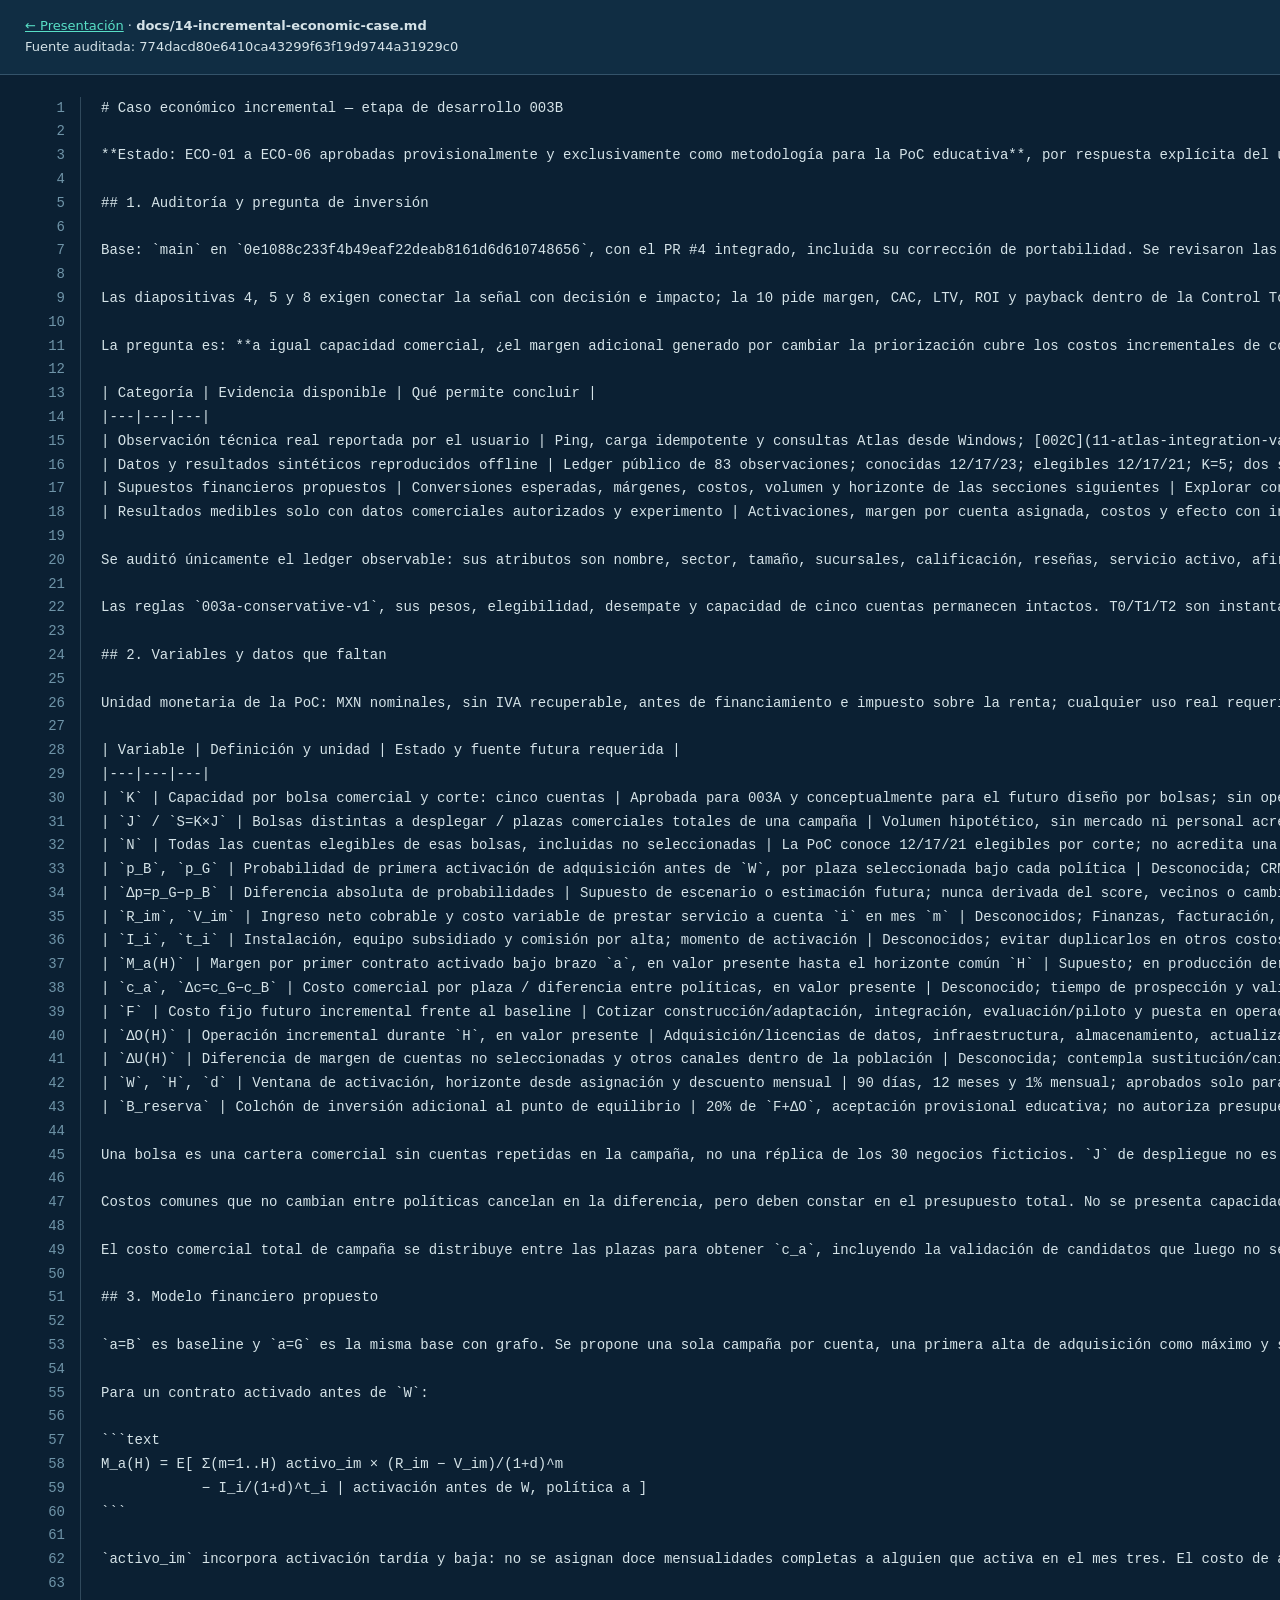
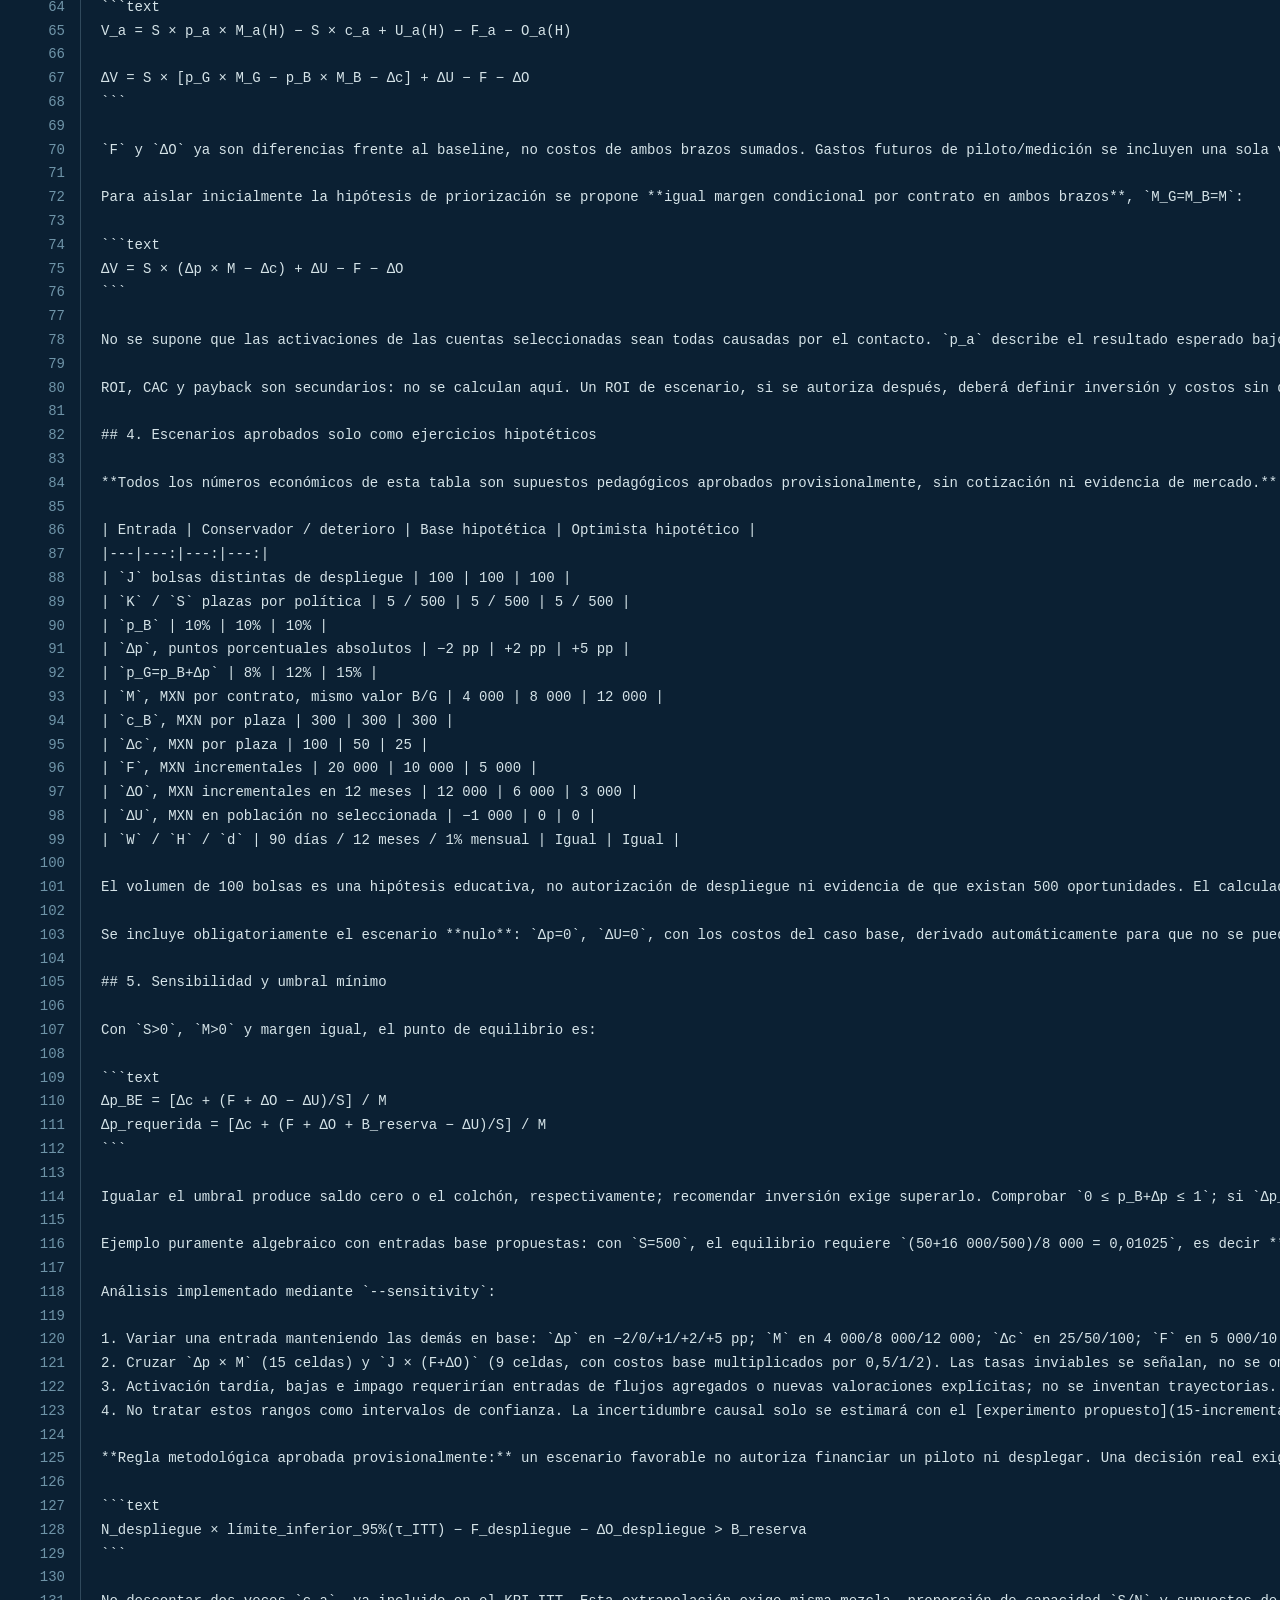
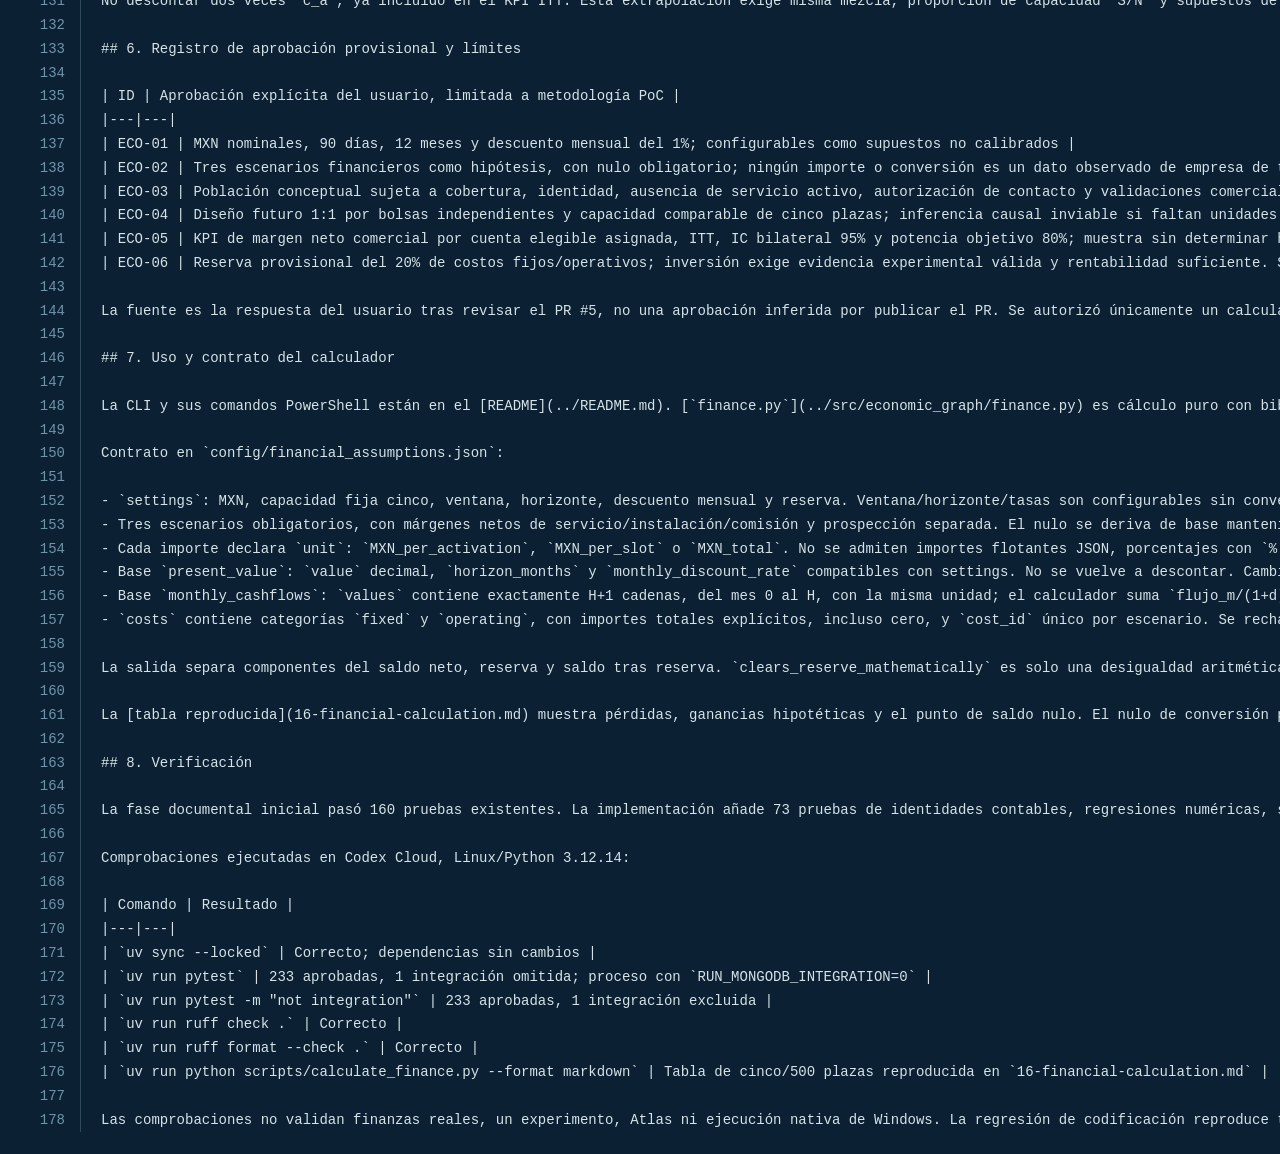
<file: presentation-showcase/evidence/source-html/docs__14-incremental-economic-case.md.html>
<!doctype html><html lang="es-MX"><meta charset="utf-8"><meta name="viewport" content="width=device-width,initial-scale=1"><title>docs/14-incremental-economic-case.md</title><style>
body{background:#0b2033;color:#d5e3e8;margin:0;font:14px/1.7 Consolas,monospace}header{position:sticky;top:0;background:#102d43;padding:16px 25px;border-bottom:1px solid #34536a;z-index:2;font:13px/1.6 system-ui}header a{color:#58dfc6}main{padding:22px 0}.line{display:flex;gap:20px;min-width:max-content;padding-right:30px;scroll-margin-top:90px}.line>a{text-align:right;min-width:65px;color:#6f94a8;text-decoration:none;border-right:1px solid #30495c;padding-right:15px}code{white-space:pre}.line:target{background:#1f4f50;color:white}.k,.kn,.kd{color:#59e3c9}.s1,.s2,.sa{color:#ffc181}.nf,.nc{color:#a4cbff}.c1,.sd{color:#86a6b6}.mi{color:#ffc181}
</style><header><a href="../../index.html">← Presentación</a> · <strong>docs/14-incremental-economic-case.md</strong><br>Fuente auditada: 774dacd80e6410ca43299f63f19d9744a31929c0</header><main><div class="line" id="L1"><a href="#L1">1</a><code># Caso económico incremental — etapa de desarrollo 003B</code></div>
<div class="line" id="L2"><a href="#L2">2</a><code> </code></div>
<div class="line" id="L3"><a href="#L3">3</a><code>**Estado: ECO-01 a ECO-06 aprobadas provisionalmente y exclusivamente como metodología para la PoC educativa**, por respuesta explícita del usuario al PR #5. Calculador determinista `003b-finance-v1` implementado; supuestos no calibrados y resultados solo hipotéticos. La aprobación no valida finanzas de empresa de telecomunicaciones, acceso a datos reales, contactos, presupuesto, piloto operativo ni despliegue. El experimento sigue siendo diseño futuro, no ejecutado.</code></div>
<div class="line" id="L4"><a href="#L4">4</a><code> </code></div>
<div class="line" id="L5"><a href="#L5">5</a><code>## 1. Auditoría y pregunta de inversión</code></div>
<div class="line" id="L6"><a href="#L6">6</a><code> </code></div>
<div class="line" id="L7"><a href="#L7">7</a><code>Base: `main` en `0e1088c233f4b49eaf22deab8161d6d610748656`, con el PR #4 integrado, incluida su corrección de portabilidad. Se revisaron las 13 diapositivas y notas del [contexto del proyecto](../presentations/references/Reto-AI-Engineering-SME-Economic-Graph.pptx), la [trazabilidad](02-challenge-traceability.md), el alcance, DEC-004/009 y los [rankings aprobados](12-commercial-ranking.md).</code></div>
<div class="line" id="L8"><a href="#L8">8</a><code> </code></div>
<div class="line" id="L9"><a href="#L9">9</a><code>Las diapositivas 4, 5 y 8 exigen conectar la señal con decisión e impacto; la 10 pide margen, CAC, LTV, ROI y payback dentro de la Control Tower; la 12 exige caso económico y brief final. Estas son métricas que debemos justificar según los datos disponibles, no resultados existentes. El score 87 de la diapositiva 8 y el funnel de la 11 son ilustraciones del proyecto, no parámetros financieros de esta PoC.</code></div>
<div class="line" id="L10"><a href="#L10">10</a><code> </code></div>
<div class="line" id="L11"><a href="#L11">11</a><code>La pregunta es: **a igual capacidad comercial, ¿el margen adicional generado por cambiar la priorización cubre los costos incrementales de construir y operar el grafo?** La comparación se refiere a las dos reglas aprobadas, no a una política actual de empresa de telecomunicaciones observada. La revisión posterior del usuario aprueba provisionalmente la metodología de DEC-004/010 para uso educativo; su aplicación operativa no está autorizada.</code></div>
<div class="line" id="L12"><a href="#L12">12</a><code> </code></div>
<div class="line" id="L13"><a href="#L13">13</a><code>| Categoría | Evidencia disponible | Qué permite concluir |</code></div>
<div class="line" id="L14"><a href="#L14">14</a><code>|---|---|---|</code></div>
<div class="line" id="L15"><a href="#L15">15</a><code>| Observación técnica real reportada por el usuario | Ping, carga idempotente y consultas Atlas desde Windows; [002C](11-atlas-integration-validation.md) | Funcionamiento técnico local reportado; sin ventas ni costos medidos |</code></div>
<div class="line" id="L16"><a href="#L16">16</a><code>| Datos y resultados sintéticos reproducidos offline | Ledger público de 83 observaciones; conocidas 12/17/23; elegibles 12/17/21; K=5; dos seleccionadas en común y tres sustituciones por corte | Cambian las selecciones; no se deriva una tasa de conversión de esos cambios |</code></div>
<div class="line" id="L17"><a href="#L17">17</a><code>| Supuestos financieros propuestos | Conversiones esperadas, márgenes, costos, volumen y horizonte de las secciones siguientes | Explorar condiciones de rentabilidad; no describir desempeño observado |</code></div>
<div class="line" id="L18"><a href="#L18">18</a><code>| Resultados medibles solo con datos comerciales autorizados y experimento | Activaciones, margen por cuenta asignada, costos y efecto con incertidumbre | Estimar incrementalidad bajo el protocolo y sus limitaciones |</code></div>
<div class="line" id="L19"><a href="#L19">19</a><code> </code></div>
<div class="line" id="L20"><a href="#L20">20</a><code>Se auditó únicamente el ledger observable: sus atributos son nombre, sector, tamaño, sucursales, calificación, reseñas, servicio activo, afirmaciones relacionales y alias. No hay conversiones, precios, facturación, costos ni eventos comerciales. **Desconocido no significa cero ventas.** No se consultó el oráculo para proponer resultados económicos.</code></div>
<div class="line" id="L21"><a href="#L21">21</a><code> </code></div>
<div class="line" id="L22"><a href="#L22">22</a><code>Las reglas `003a-conservative-v1`, sus pesos, elegibilidad, desempate y capacidad de cinco cuentas permanecen intactos. T0/T1/T2 son instantáneas superpuestas: no son tres cohortes independientes, quince clientes contactados ni tres brazos experimentales.</code></div>
<div class="line" id="L23"><a href="#L23">23</a><code> </code></div>
<div class="line" id="L24"><a href="#L24">24</a><code>## 2. Variables y datos que faltan</code></div>
<div class="line" id="L25"><a href="#L25">25</a><code> </code></div>
<div class="line" id="L26"><a href="#L26">26</a><code>Unidad monetaria de la PoC: MXN nominales, sin IVA recuperable, antes de financiamiento e impuesto sobre la renta; cualquier uso real requeriría confirmar el criterio con Finanzas. Cada entrada conserva unidad, base de valoración, período y condición de supuesto. El archivo versionado fija su origen educativo y su SHA-256 permite reproducir la configuración.</code></div>
<div class="line" id="L27"><a href="#L27">27</a><code> </code></div>
<div class="line" id="L28"><a href="#L28">28</a><code>| Variable | Definición y unidad | Estado y fuente futura requerida |</code></div>
<div class="line" id="L29"><a href="#L29">29</a><code>|---|---|---|</code></div>
<div class="line" id="L30"><a href="#L30">30</a><code>| `K` | Capacidad por bolsa comercial y corte: cinco cuentas | Aprobada para 003A y conceptualmente para el futuro diseño por bolsas; sin operación real autorizada |</code></div>
<div class="line" id="L31"><a href="#L31">31</a><code>| `J` / `S=K×J` | Bolsas distintas a desplegar / plazas comerciales totales de una campaña | Volumen hipotético, sin mercado ni personal acreditados; validar con Comercial |</code></div>
<div class="line" id="L32"><a href="#L32">32</a><code>| `N` | Todas las cuentas elegibles de esas bolsas, incluidas no seleccionadas | La PoC conoce 12/17/21 elegibles por corte; no acredita una población real desplegable |</code></div>
<div class="line" id="L33"><a href="#L33">33</a><code>| `p_B`, `p_G` | Probabilidad de primera activación de adquisición antes de `W`, por plaza seleccionada bajo cada política | Desconocida; CRM/facturación/activación autorizados. Una plaza sin contacto o sin cierre no se retira del denominador |</code></div>
<div class="line" id="L34"><a href="#L34">34</a><code>| `Δp=p_G−p_B` | Diferencia absoluta de probabilidades | Supuesto de escenario o estimación futura; nunca derivada del score, vecinos o cambios del top-5 |</code></div>
<div class="line" id="L35"><a href="#L35">35</a><code>| `R_im`, `V_im` | Ingreso neto cobrable y costo variable de prestar servicio a cuenta `i` en mes `m` | Desconocidos; Finanzas, facturación, ajustes y operación. Incluir impago/reembolsos sin descontarlos dos veces |</code></div>
<div class="line" id="L36"><a href="#L36">36</a><code>| `I_i`, `t_i` | Instalación, equipo subsidiado y comisión por alta; momento de activación | Desconocidos; evitar duplicarlos en otros costos |</code></div>
<div class="line" id="L37"><a href="#L37">37</a><code>| `M_a(H)` | Margen por primer contrato activado bajo brazo `a`, en valor presente hasta el horizonte común `H` | Supuesto; en producción derivado de ingreso, servicio, fecha de activación, permanencia y alta |</code></div>
<div class="line" id="L38"><a href="#L38">38</a><code>| `c_a`, `Δc=c_G−c_B` | Costo comercial por plaza / diferencia entre políticas, en valor presente | Desconocido; tiempo de prospección y validación, viajes e intentos fallidos. Comisión de alta ya está en `I_i` |</code></div>
<div class="line" id="L39"><a href="#L39">39</a><code>| `F` | Costo fijo futuro incremental frente al baseline | Cotizar construcción/adaptación, integración, evaluación/piloto y puesta en operación; no recontar gastos ya incurridos |</code></div>
<div class="line" id="L40"><a href="#L40">40</a><code>| `ΔO(H)` | Operación incremental durante `H`, en valor presente | Adquisición/licencias de datos, infraestructura, almacenamiento, actualización, revisión de identidad, soporte y gobierno; restar costos equivalentes del baseline |</code></div>
<div class="line" id="L41"><a href="#L41">41</a><code>| `ΔU(H)` | Diferencia de margen de cuentas no seleccionadas y otros canales dentro de la población | Desconocida; contempla sustitución/canibalización y spillovers internos. Cero es un supuesto, no una comprobación |</code></div>
<div class="line" id="L42"><a href="#L42">42</a><code>| `W`, `H`, `d` | Ventana de activación, horizonte desde asignación y descuento mensual | 90 días, 12 meses y 1% mensual; aprobados solo para PoC, configurables y no calibrados |</code></div>
<div class="line" id="L43"><a href="#L43">43</a><code>| `B_reserva` | Colchón de inversión adicional al punto de equilibrio | 20% de `F+ΔO`, aceptación provisional educativa; no autoriza presupuesto |</code></div>
<div class="line" id="L44"><a href="#L44">44</a><code> </code></div>
<div class="line" id="L45"><a href="#L45">45</a><code>Una bolsa es una cartera comercial sin cuentas repetidas en la campaña, no una réplica de los 30 negocios ficticios. `J` de despliegue no es el número de unidades que necesita el A/B. La capacidad total, el personal y el número de cuentas disponibles deben verificarse antes de proyectar escala.</code></div>
<div class="line" id="L46"><a href="#L46">46</a><code> </code></div>
<div class="line" id="L47"><a href="#L47">47</a><code>Costos comunes que no cambian entre políticas cancelan en la diferencia, pero deben constar en el presupuesto total. No se presenta capacidad liberada como ahorro de caja si la nómina no disminuye; su costo de oportunidad se registra aparte, sin sumarlo otra vez. Un servicio cloud gratuito hoy tampoco garantiza costo cero de producción. No se han solicitado precios ni modificado infraestructura.</code></div>
<div class="line" id="L48"><a href="#L48">48</a><code> </code></div>
<div class="line" id="L49"><a href="#L49">49</a><code>El costo comercial total de campaña se distribuye entre las plazas para obtener `c_a`, incluyendo la validación de candidatos que luego no se seleccionan. `U_a` recoge su margen de contratos, sin restar otra vez esos costos comerciales. La revisión técnica de identidad del grafo pertenece a operación; la calificación comercial pertenece a prospección: una misma hora o factura solo puede aparecer en una categoría.</code></div>
<div class="line" id="L50"><a href="#L50">50</a><code> </code></div>
<div class="line" id="L51"><a href="#L51">51</a><code>## 3. Modelo financiero propuesto</code></div>
<div class="line" id="L52"><a href="#L52">52</a><code> </code></div>
<div class="line" id="L53"><a href="#L53">53</a><code>`a=B` es baseline y `a=G` es la misma base con grafo. Se propone una sola campaña por cuenta, una primera alta de adquisición como máximo y seguimiento común desde la asignación. Todos los importes se llevan a valor presente en esa fecha.</code></div>
<div class="line" id="L54"><a href="#L54">54</a><code> </code></div>
<div class="line" id="L55"><a href="#L55">55</a><code>Para un contrato activado antes de `W`:</code></div>
<div class="line" id="L56"><a href="#L56">56</a><code> </code></div>
<div class="line" id="L57"><a href="#L57">57</a><code>```text</code></div>
<div class="line" id="L58"><a href="#L58">58</a><code>M_a(H) = E[ Σ(m=1..H) activo_im × (R_im − V_im)/(1+d)^m</code></div>
<div class="line" id="L59"><a href="#L59">59</a><code>            − I_i/(1+d)^t_i | activación antes de W, política a ]</code></div>
<div class="line" id="L60"><a href="#L60">60</a><code>```</code></div>
<div class="line" id="L61"><a href="#L61">61</a><code> </code></div>
<div class="line" id="L62"><a href="#L62">62</a><code>`activo_im` incorpora activación tardía y baja: no se asignan doce mensualidades completas a alguien que activa en el mes tres. El costo de alta incluye instalación y comisión; costos de intentos sin alta se registran en `c_a`. La fórmula es una definición propuesta, no una estimación de permanencia. En la tabla de escenarios `M` se introduce directamente como un supuesto ya descontado; no se vuelve a descontar.</code></div>
<div class="line" id="L63"><a href="#L63">63</a><code> </code></div>
<div class="line" id="L64"><a href="#L64">64</a><code>```text</code></div>
<div class="line" id="L65"><a href="#L65">65</a><code>V_a = S × p_a × M_a(H) − S × c_a + U_a(H) − F_a − O_a(H)</code></div>
<div class="line" id="L66"><a href="#L66">66</a><code> </code></div>
<div class="line" id="L67"><a href="#L67">67</a><code>ΔV = S × [p_G × M_G − p_B × M_B − Δc] + ΔU − F − ΔO</code></div>
<div class="line" id="L68"><a href="#L68">68</a><code>```</code></div>
<div class="line" id="L69"><a href="#L69">69</a><code> </code></div>
<div class="line" id="L70"><a href="#L70">70</a><code>`F` y `ΔO` ya son diferencias frente al baseline, no costos de ambos brazos sumados. Gastos futuros de piloto/medición se incluyen una sola vez en `F`; gastos pasados se revelan aparte como costos hundidos para la decisión prospectiva. No se mezclan márgenes de doce meses con un costo de operación de un solo mes.</code></div>
<div class="line" id="L71"><a href="#L71">71</a><code> </code></div>
<div class="line" id="L72"><a href="#L72">72</a><code>Para aislar inicialmente la hipótesis de priorización se propone **igual margen condicional por contrato en ambos brazos**, `M_G=M_B=M`:</code></div>
<div class="line" id="L73"><a href="#L73">73</a><code> </code></div>
<div class="line" id="L74"><a href="#L74">74</a><code>```text</code></div>
<div class="line" id="L75"><a href="#L75">75</a><code>ΔV = S × (Δp × M − Δc) + ΔU − F − ΔO</code></div>
<div class="line" id="L76"><a href="#L76">76</a><code>```</code></div>
<div class="line" id="L77"><a href="#L77">77</a><code> </code></div>
<div class="line" id="L78"><a href="#L78">78</a><code>No se supone que las activaciones de las cuentas seleccionadas sean todas causadas por el contacto. `p_a` describe el resultado esperado bajo cada política; `ΔU` evita ocultar efectos en el resto de la población. El experimento mide ambas partes por intención de tratar, sin seleccionar solo los cierres. El supuesto de margen igual debe relajarse si cambia la mezcla de contratos; entonces se usa la fórmula general.</code></div>
<div class="line" id="L79"><a href="#L79">79</a><code> </code></div>
<div class="line" id="L80"><a href="#L80">80</a><code>ROI, CAC y payback son secundarios: no se calculan aquí. Un ROI de escenario, si se autoriza después, deberá definir inversión y costos sin duplicarlos, y marcarse como hipotético. CAC incremental carece de interpretación útil si las altas incrementales son nulas o negativas. El payback necesita flujos temporales, no solo el saldo a doce meses; el LTV requiere permanencia más allá de `H` que hoy se desconoce.</code></div>
<div class="line" id="L81"><a href="#L81">81</a><code> </code></div>
<div class="line" id="L82"><a href="#L82">82</a><code>## 4. Escenarios aprobados solo como ejercicios hipotéticos</code></div>
<div class="line" id="L83"><a href="#L83">83</a><code> </code></div>
<div class="line" id="L84"><a href="#L84">84</a><code>**Todos los números económicos de esta tabla son supuestos pedagógicos aprobados provisionalmente, sin cotización ni evidencia de mercado.** No son datos observados de empresa de telecomunicaciones, metas operativas, pronósticos calibrados ni salidas del ranking. No se asignan probabilidades a los escenarios. Sus entradas están en [configuración reproducible](../config/financial_assumptions.json).</code></div>
<div class="line" id="L85"><a href="#L85">85</a><code> </code></div>
<div class="line" id="L86"><a href="#L86">86</a><code>| Entrada | Conservador / deterioro | Base hipotética | Optimista hipotético |</code></div>
<div class="line" id="L87"><a href="#L87">87</a><code>|---|---:|---:|---:|</code></div>
<div class="line" id="L88"><a href="#L88">88</a><code>| `J` bolsas distintas de despliegue | 100 | 100 | 100 |</code></div>
<div class="line" id="L89"><a href="#L89">89</a><code>| `K` / `S` plazas por política | 5 / 500 | 5 / 500 | 5 / 500 |</code></div>
<div class="line" id="L90"><a href="#L90">90</a><code>| `p_B` | 10% | 10% | 10% |</code></div>
<div class="line" id="L91"><a href="#L91">91</a><code>| `Δp`, puntos porcentuales absolutos | −2 pp | +2 pp | +5 pp |</code></div>
<div class="line" id="L92"><a href="#L92">92</a><code>| `p_G=p_B+Δp` | 8% | 12% | 15% |</code></div>
<div class="line" id="L93"><a href="#L93">93</a><code>| `M`, MXN por contrato, mismo valor B/G | 4 000 | 8 000 | 12 000 |</code></div>
<div class="line" id="L94"><a href="#L94">94</a><code>| `c_B`, MXN por plaza | 300 | 300 | 300 |</code></div>
<div class="line" id="L95"><a href="#L95">95</a><code>| `Δc`, MXN por plaza | 100 | 50 | 25 |</code></div>
<div class="line" id="L96"><a href="#L96">96</a><code>| `F`, MXN incrementales | 20 000 | 10 000 | 5 000 |</code></div>
<div class="line" id="L97"><a href="#L97">97</a><code>| `ΔO`, MXN incrementales en 12 meses | 12 000 | 6 000 | 3 000 |</code></div>
<div class="line" id="L98"><a href="#L98">98</a><code>| `ΔU`, MXN en población no seleccionada | −1 000 | 0 | 0 |</code></div>
<div class="line" id="L99"><a href="#L99">99</a><code>| `W` / `H` / `d` | 90 días / 12 meses / 1% mensual | Igual | Igual |</code></div>
<div class="line" id="L100"><a href="#L100">100</a><code> </code></div>
<div class="line" id="L101"><a href="#L101">101</a><code>El volumen de 100 bolsas es una hipótesis educativa, no autorización de despliegue ni evidencia de que existan 500 oportunidades. El calculador separa `demo` (`J=1`, cinco plazas) de `hypothetical` (`J=100`, 500 plazas); ningún modo lee empresas ni cambia la capacidad del ranking. El protocolo A/B futuro constituye un tercer nivel, separado de ambos volúmenes financieros. No se suman T0/T1/T2 ni se reutiliza una cuenta como adquisición nueva.</code></div>
<div class="line" id="L102"><a href="#L102">102</a><code> </code></div>
<div class="line" id="L103"><a href="#L103">103</a><code>Se incluye obligatoriamente el escenario **nulo**: `Δp=0`, `ΔU=0`, con los costos del caso base, derivado automáticamente para que no se pueda omitir al elegir escenarios. Un nulo de conversión no equivale a saldo cero: con las entradas aprobadas pierde dinero. La referencia de saldo cero se muestra aparte como el punto de equilibrio algebraico. No se generan ventas ni conversiones por empresa.</code></div>
<div class="line" id="L104"><a href="#L104">104</a><code> </code></div>
<div class="line" id="L105"><a href="#L105">105</a><code>## 5. Sensibilidad y umbral mínimo</code></div>
<div class="line" id="L106"><a href="#L106">106</a><code> </code></div>
<div class="line" id="L107"><a href="#L107">107</a><code>Con `S&gt;0`, `M&gt;0` y margen igual, el punto de equilibrio es:</code></div>
<div class="line" id="L108"><a href="#L108">108</a><code> </code></div>
<div class="line" id="L109"><a href="#L109">109</a><code>```text</code></div>
<div class="line" id="L110"><a href="#L110">110</a><code>Δp_BE = [Δc + (F + ΔO − ΔU)/S] / M</code></div>
<div class="line" id="L111"><a href="#L111">111</a><code>Δp_requerida = [Δc + (F + ΔO + B_reserva − ΔU)/S] / M</code></div>
<div class="line" id="L112"><a href="#L112">112</a><code>```</code></div>
<div class="line" id="L113"><a href="#L113">113</a><code> </code></div>
<div class="line" id="L114"><a href="#L114">114</a><code>Igualar el umbral produce saldo cero o el colchón, respectivamente; recomendar inversión exige superarlo. Comprobar `0 ≤ p_B+Δp ≤ 1`; si `Δp_BE &gt; 1−p_B`, el escenario no puede ser rentable por mejora de conversión solamente. `S=0` o `M≤0` impiden usar este umbral simplificado. El presupuesto incremental máximo soportable sin colchón es `S×(Δp×M−Δc)+ΔU`; un resultado negativo no financia el proyecto.</code></div>
<div class="line" id="L115"><a href="#L115">115</a><code> </code></div>
<div class="line" id="L116"><a href="#L116">116</a><code>Ejemplo puramente algebraico con entradas base propuestas: con `S=500`, el equilibrio requiere `(50+16 000/500)/8 000 = 0,01025`, es decir **1,025 pp** de diferencia absoluta, antes del colchón. Con solo cinco plazas y los mismos costos, requiere **40,625 pp**. Estos umbrales no demuestran que se pueda alcanzar ninguno: muestran cuánto depende el caso del volumen y del costo. No se ha calculado un ROI ni una venta observada.</code></div>
<div class="line" id="L117"><a href="#L117">117</a><code> </code></div>
<div class="line" id="L118"><a href="#L118">118</a><code>Análisis implementado mediante `--sensitivity`:</code></div>
<div class="line" id="L119"><a href="#L119">119</a><code> </code></div>
<div class="line" id="L120"><a href="#L120">120</a><code>1. Variar una entrada manteniendo las demás en base: `Δp` en −2/0/+1/+2/+5 pp; `M` en 4 000/8 000/12 000; `Δc` en 25/50/100; `F` en 5 000/10 000/20 000; `ΔO` en 3 000/6 000/12 000; `J` en 1/10/100; `ΔU` en −1 000/0/+1 000; reserva en 0/20/50%. Son 26 variaciones por modo, siempre etiquetadas exploratorias. No sustituyen los valores aprobados predeterminados.</code></div>
<div class="line" id="L121"><a href="#L121">121</a><code>2. Cruzar `Δp × M` (15 celdas) y `J × (F+ΔO)` (9 celdas, con costos base multiplicados por 0,5/1/2). Las tasas inviables se señalan, no se omiten silenciosamente. Los costos constantes al variar volumen aíslan su efecto matemático; no son cotizaciones a escala ni evidencia de economías reales.</code></div>
<div class="line" id="L122"><a href="#L122">122</a><code>3. Activación tardía, bajas e impago requerirían entradas de flujos agregados o nuevas valoraciones explícitas; no se inventan trayectorias. Al variar `H` o `d`, la CLI rechaza valores presentes etiquetados con otro horizonte/descuento. Los flujos mensuales proporcionados por el usuario se revaloran según la configuración. No hay una matriz temporal automática sin esos insumos.</code></div>
<div class="line" id="L123"><a href="#L123">123</a><code>4. No tratar estos rangos como intervalos de confianza. La incertidumbre causal solo se estimará con el [experimento propuesto](15-incrementality-experiment.md). No se asignarán distribuciones ni se implementará Monte Carlo en esta fase.</code></div>
<div class="line" id="L124"><a href="#L124">124</a><code> </code></div>
<div class="line" id="L125"><a href="#L125">125</a><code>**Regla metodológica aprobada provisionalmente:** un escenario favorable no autoriza financiar un piloto ni desplegar. Una decisión real exigiría aprobación operativa adicional, evidencia experimental válida y que el límite inferior del intervalo de confianza del margen ITT por cuenta, transportado a una población/capacidad comparable, cubra costos incrementales y reserva. Con `τ_ITT` neto de costo comercial variable:</code></div>
<div class="line" id="L126"><a href="#L126">126</a><code> </code></div>
<div class="line" id="L127"><a href="#L127">127</a><code>```text</code></div>
<div class="line" id="L128"><a href="#L128">128</a><code>N_despliegue × límite_inferior_95%(τ_ITT) − F_despliegue − ΔO_despliegue &gt; B_reserva</code></div>
<div class="line" id="L129"><a href="#L129">129</a><code>```</code></div>
<div class="line" id="L130"><a href="#L130">130</a><code> </code></div>
<div class="line" id="L131"><a href="#L131">131</a><code>No descontar dos veces `c_a`, ya incluido en el KPI ITT. Esta extrapolación exige misma mezcla, proporción de capacidad `S/N` y supuestos de costos válidos; fuera de ese soporte no se recomienda escalar. Un efecto incierto o datos incompletos no se convierten en aprobación. No hay base actual para afirmar que la inversión es rentable.</code></div>
<div class="line" id="L132"><a href="#L132">132</a><code> </code></div>
<div class="line" id="L133"><a href="#L133">133</a><code>## 6. Registro de aprobación provisional y límites</code></div>
<div class="line" id="L134"><a href="#L134">134</a><code> </code></div>
<div class="line" id="L135"><a href="#L135">135</a><code>| ID | Aprobación explícita del usuario, limitada a metodología PoC |</code></div>
<div class="line" id="L136"><a href="#L136">136</a><code>|---|---|</code></div>
<div class="line" id="L137"><a href="#L137">137</a><code>| ECO-01 | MXN nominales, 90 días, 12 meses y descuento mensual del 1%; configurables como supuestos no calibrados |</code></div>
<div class="line" id="L138"><a href="#L138">138</a><code>| ECO-02 | Tres escenarios financieros como hipótesis, con nulo obligatorio; ningún importe o conversión es un dato observado de empresa de telecomunicaciones |</code></div>
<div class="line" id="L139"><a href="#L139">139</a><code>| ECO-03 | Población conceptual sujeta a cobertura, identidad, ausencia de servicio activo, autorización de contacto y validaciones comerciales/legales; sin datos reales ni contactos autorizados |</code></div>
<div class="line" id="L140"><a href="#L140">140</a><code>| ECO-04 | Diseño futuro 1:1 por bolsas independientes y capacidad comparable de cinco plazas; inferencia causal inviable si faltan unidades independientes suficientes |</code></div>
<div class="line" id="L141"><a href="#L141">141</a><code>| ECO-05 | KPI de margen neto comercial por cuenta elegible asignada, ITT, IC bilateral 95% y potencia objetivo 80%; muestra sin determinar hasta disponer de varianza, ICC y datos comerciales |</code></div>
<div class="line" id="L142"><a href="#L142">142</a><code>| ECO-06 | Reserva provisional del 20% de costos fijos/operativos; inversión exige evidencia experimental válida y rentabilidad suficiente. Sin presupuesto real, piloto operativo ni despliegue autorizados |</code></div>
<div class="line" id="L143"><a href="#L143">143</a><code> </code></div>
<div class="line" id="L144"><a href="#L144">144</a><code>La fuente es la respuesta del usuario tras revisar el PR #5, no una aprobación inferida por publicar el PR. Se autorizó únicamente un calculador financiero determinista con escenarios, sensibilidad y equilibrio. No se ejecuta el experimento, calcula muestra, genera ventas por empresa, accede a datos reales, modifica rankings/ledger ni opera Atlas.</code></div>
<div class="line" id="L145"><a href="#L145">145</a><code> </code></div>
<div class="line" id="L146"><a href="#L146">146</a><code>## 7. Uso y contrato del calculador</code></div>
<div class="line" id="L147"><a href="#L147">147</a><code> </code></div>
<div class="line" id="L148"><a href="#L148">148</a><code>La CLI y sus comandos PowerShell están en el [README](../README.md). [`finance.py`](../src/economic_graph/finance.py) es cálculo puro con biblioteca estándar; [`calculate_finance.py`](../scripts/calculate_finance.py) solo lee el JSON de supuestos y emite UTF-8. No necesita `.env`, PyMongo, Atlas, catálogo, ledger ni oráculo. No utiliza aleatoriedad. El JSON versiona entradas y resultados y devuelve una huella SHA-256; los importes se serializan como cadenas decimales con precisión interna de 50 cifras. Las tasas son fracciones: `0.02` significa dos puntos porcentuales absolutos para `Δp`, no 2% relativo.</code></div>
<div class="line" id="L149"><a href="#L149">149</a><code> </code></div>
<div class="line" id="L150"><a href="#L150">150</a><code>Contrato en `config/financial_assumptions.json`:</code></div>
<div class="line" id="L151"><a href="#L151">151</a><code> </code></div>
<div class="line" id="L152"><a href="#L152">152</a><code>- `settings`: MXN, capacidad fija cinco, ventana, horizonte, descuento mensual y reserva. Ventana/horizonte/tasas son configurables sin convertirlos en datos calibrados. La ventana de cada escenario debe coincidir con la de sus supuestos de tasas/margen; no se infieren fechas ni ventas.</code></div>
<div class="line" id="L153"><a href="#L153">153</a><code>- Tres escenarios obligatorios, con márgenes netos de servicio/instalación/comisión y prospección separada. El nulo se deriva de base manteniendo sus costos, con `Δp=ΔU=0`.</code></div>
<div class="line" id="L154"><a href="#L154">154</a><code>- Cada importe declara `unit`: `MXN_per_activation`, `MXN_per_slot` o `MXN_total`. No se admiten importes flotantes JSON, porcentajes con `%`, probabilidades fuera de rango ni valores no finitos.</code></div>
<div class="line" id="L155"><a href="#L155">155</a><code>- Base `present_value`: `value` decimal, `horizon_months` y `monthly_discount_rate` compatibles con settings. No se vuelve a descontar. Cambiar solo la cabecera H/d se rechaza: hacen falta importes revalorados y etiquetados explícitamente.</code></div>
<div class="line" id="L156"><a href="#L156">156</a><code>- Base `monthly_cashflows`: `values` contiene exactamente H+1 cadenas, del mes 0 al H, con la misma unidad; el calculador suma `flujo_m/(1+d)^m`. Son flujos agregados aportados, no eventos de empresas generados. Al cambiar H deben cambiar las longitudes; no se truncan meses silenciosamente. Los valores de margen siguen condicionados a la ventana declarada.</code></div>
<div class="line" id="L157"><a href="#L157">157</a><code>- `costs` contiene categorías `fixed` y `operating`, con importes totales explícitos, incluso cero, y `cost_id` único por escenario. Se rechazan IDs repetidos, claves JSON duplicadas y categorías que reintroduzcan prospección/comisión. La identificación semántica de una misma factura con IDs diferentes todavía requiere revisión humana: la validación de contrato no audita facturas reales.</code></div>
<div class="line" id="L158"><a href="#L158">158</a><code> </code></div>
<div class="line" id="L159"><a href="#L159">159</a><code>La salida separa componentes del saldo neto, reserva y saldo tras reserva. `clears_reserve_mathematically` es solo una desigualdad aritmética; `operational_authorization` siempre es falso. La reserva no se descuenta del saldo neto dos veces ni equivale a gasto realizado. Los umbrales no se recortan a probabilidades viables: se informa cuando son inalcanzables; con margen no positivo no se define un umbral de mejora de conversión.</code></div>
<div class="line" id="L160"><a href="#L160">160</a><code> </code></div>
<div class="line" id="L161"><a href="#L161">161</a><code>La [tabla reproducida](16-financial-calculation.md) muestra pérdidas, ganancias hipotéticas y el punto de saldo nulo. El nulo de conversión puede perder dinero por los costos. No hay ROI, payback, LTV, etiquetas de entrenamiento ni intervalos de confianza calculados. El IC/potencia del reporte identifican exclusivamente el protocolo futuro; no son resultados estadísticos.</code></div>
<div class="line" id="L162"><a href="#L162">162</a><code> </code></div>
<div class="line" id="L163"><a href="#L163">163</a><code>## 8. Verificación</code></div>
<div class="line" id="L164"><a href="#L164">164</a><code> </code></div>
<div class="line" id="L165"><a href="#L165">165</a><code>La fase documental inicial pasó 160 pruebas existentes. La implementación añade 73 pruebas de identidades contables, regresiones numéricas, saldo cero, reserva estricta, costos compartidos, duplicados, unidades, probabilidades, ventanas, valoración temporal, sensibilidad, precisión y aislamiento de I/O. La CLI se prueba con solo su módulo público y supuestos, rutas con espacios/acentos y tuberías cp1252/UTF-8.</code></div>
<div class="line" id="L166"><a href="#L166">166</a><code> </code></div>
<div class="line" id="L167"><a href="#L167">167</a><code>Comprobaciones ejecutadas en Codex Cloud, Linux/Python 3.12.14:</code></div>
<div class="line" id="L168"><a href="#L168">168</a><code> </code></div>
<div class="line" id="L169"><a href="#L169">169</a><code>| Comando | Resultado |</code></div>
<div class="line" id="L170"><a href="#L170">170</a><code>|---|---|</code></div>
<div class="line" id="L171"><a href="#L171">171</a><code>| `uv sync --locked` | Correcto; dependencias sin cambios |</code></div>
<div class="line" id="L172"><a href="#L172">172</a><code>| `uv run pytest` | 233 aprobadas, 1 integración omitida; proceso con `RUN_MONGODB_INTEGRATION=0` |</code></div>
<div class="line" id="L173"><a href="#L173">173</a><code>| `uv run pytest -m &quot;not integration&quot;` | 233 aprobadas, 1 integración excluida |</code></div>
<div class="line" id="L174"><a href="#L174">174</a><code>| `uv run ruff check .` | Correcto |</code></div>
<div class="line" id="L175"><a href="#L175">175</a><code>| `uv run ruff format --check .` | Correcto |</code></div>
<div class="line" id="L176"><a href="#L176">176</a><code>| `uv run python scripts/calculate_finance.py --format markdown` | Tabla de cinco/500 plazas reproducida en `16-financial-calculation.md` |</code></div>
<div class="line" id="L177"><a href="#L177">177</a><code> </code></div>
<div class="line" id="L178"><a href="#L178">178</a><code>Las comprobaciones no validan finanzas reales, un experimento, Atlas ni ejecución nativa de Windows. La regresión de codificación reproduce tuberías cp1252 en Linux. Rankings, ledger y componentes MongoDB permanecen intactos.</code></div></main></html>
</file>
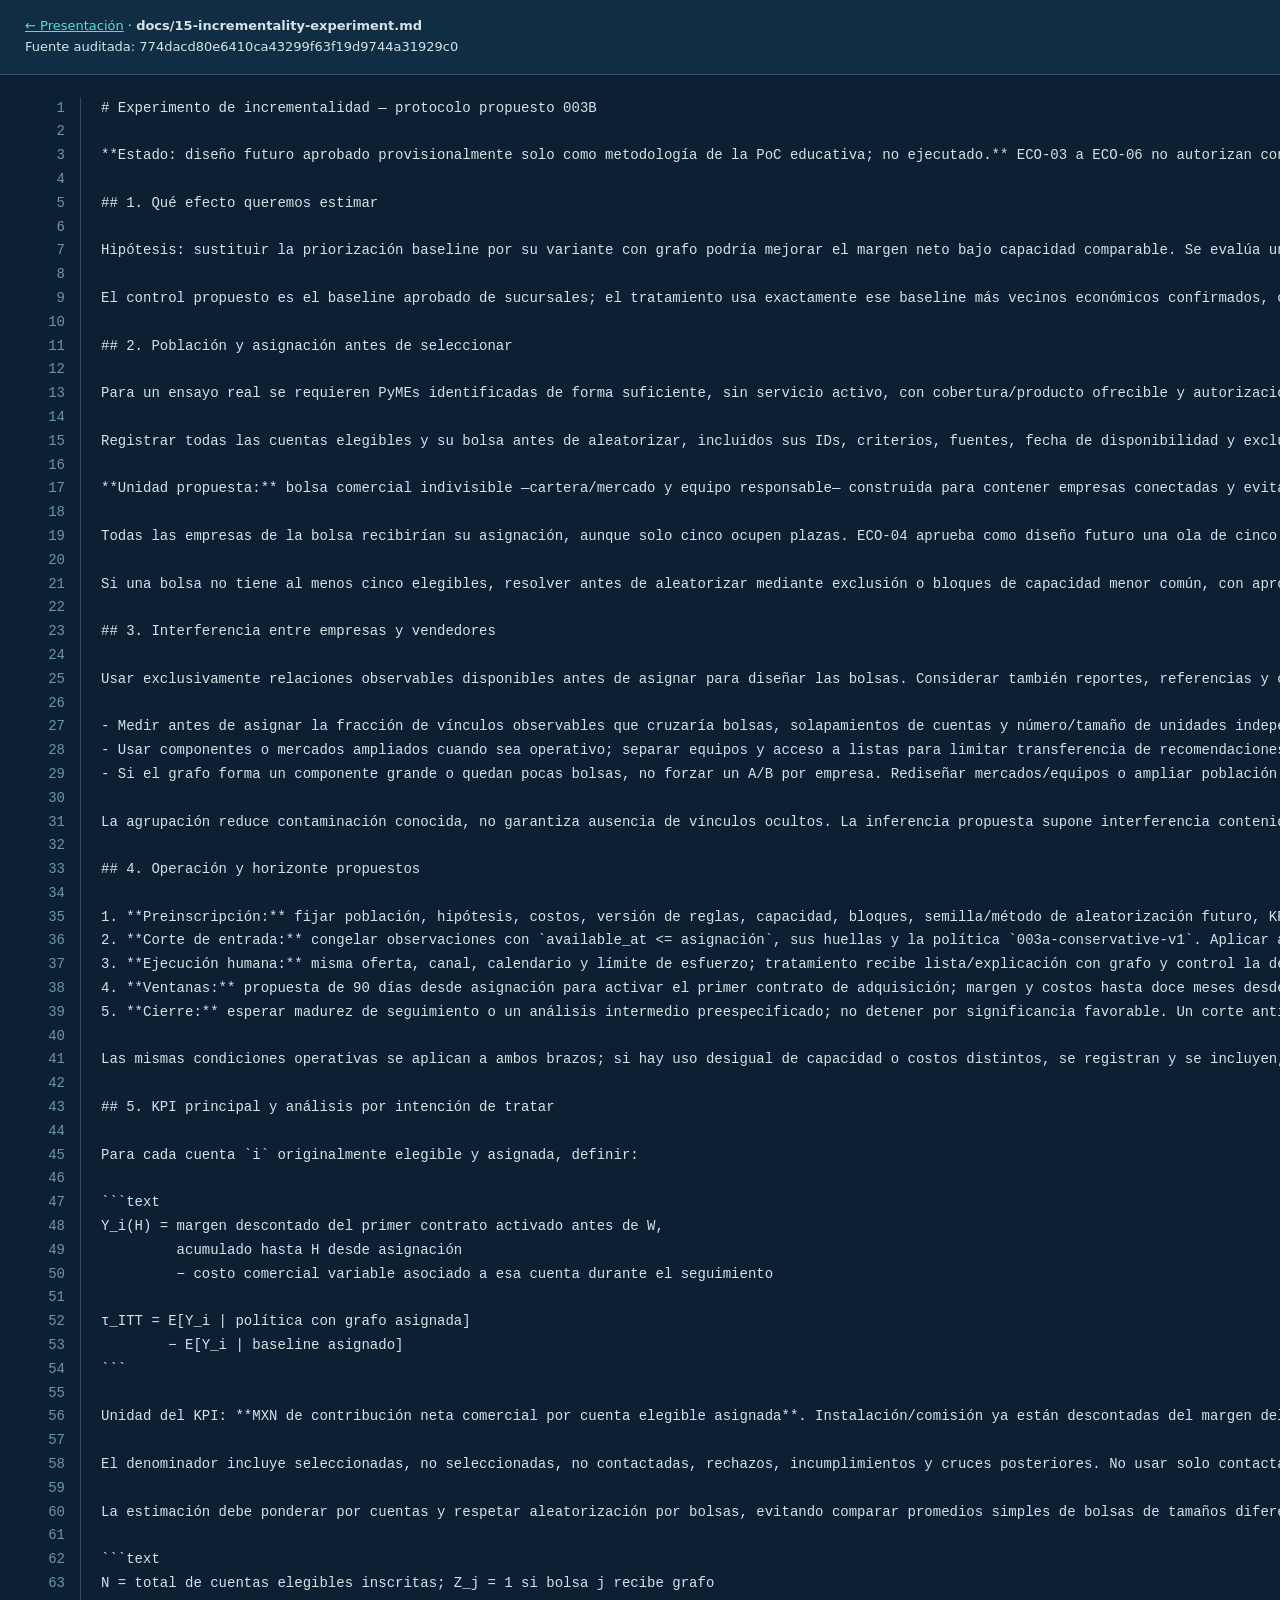
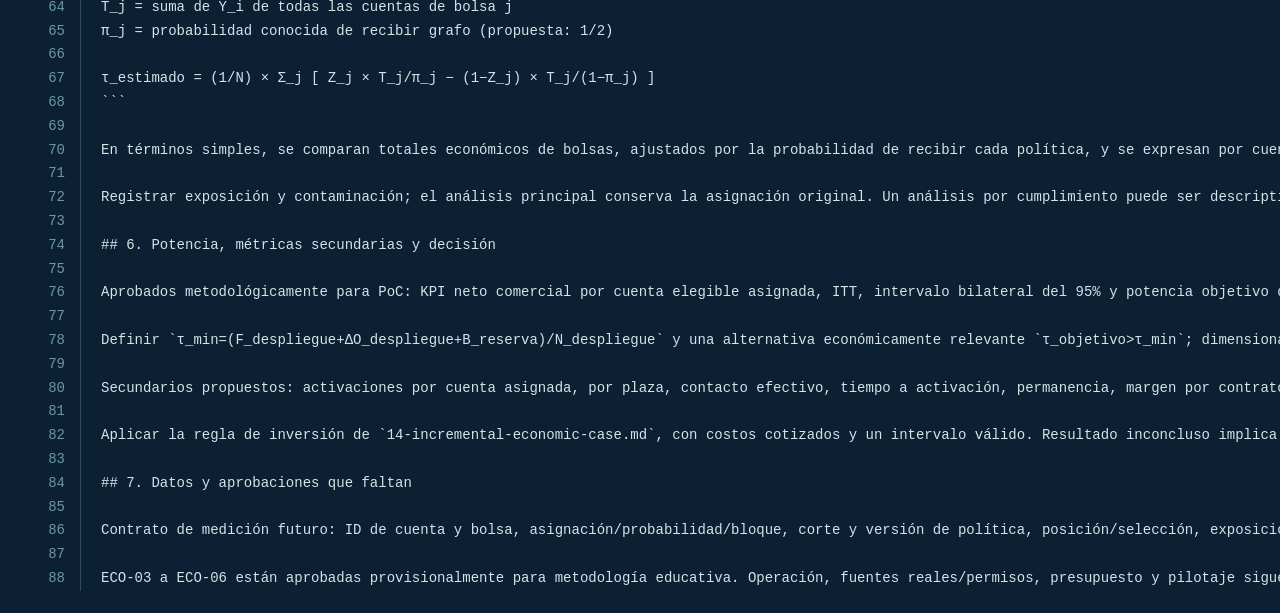
<file: presentation-showcase/evidence/source-html/docs__15-incrementality-experiment.md.html>
<!doctype html><html lang="es-MX"><meta charset="utf-8"><meta name="viewport" content="width=device-width,initial-scale=1"><title>docs/15-incrementality-experiment.md</title><style>
body{background:#0b2033;color:#d5e3e8;margin:0;font:14px/1.7 Consolas,monospace}header{position:sticky;top:0;background:#102d43;padding:16px 25px;border-bottom:1px solid #34536a;z-index:2;font:13px/1.6 system-ui}header a{color:#58dfc6}main{padding:22px 0}.line{display:flex;gap:20px;min-width:max-content;padding-right:30px;scroll-margin-top:90px}.line>a{text-align:right;min-width:65px;color:#6f94a8;text-decoration:none;border-right:1px solid #30495c;padding-right:15px}code{white-space:pre}.line:target{background:#1f4f50;color:white}.k,.kn,.kd{color:#59e3c9}.s1,.s2,.sa{color:#ffc181}.nf,.nc{color:#a4cbff}.c1,.sd{color:#86a6b6}.mi{color:#ffc181}
</style><header><a href="../../index.html">← Presentación</a> · <strong>docs/15-incrementality-experiment.md</strong><br>Fuente auditada: 774dacd80e6410ca43299f63f19d9744a31929c0</header><main><div class="line" id="L1"><a href="#L1">1</a><code># Experimento de incrementalidad — protocolo propuesto 003B</code></div>
<div class="line" id="L2"><a href="#L2">2</a><code> </code></div>
<div class="line" id="L3"><a href="#L3">3</a><code>**Estado: diseño futuro aprobado provisionalmente solo como metodología de la PoC educativa; no ejecutado.** ECO-03 a ECO-06 no autorizan contactos, datos reales, presupuesto, piloto ni despliegue. Complementa el [caso económico](14-incremental-economic-case.md); el calculador determinista no ejecuta este protocolo ni cambia `003a-conservative-v1`.</code></div>
<div class="line" id="L4"><a href="#L4">4</a><code> </code></div>
<div class="line" id="L5"><a href="#L5">5</a><code>## 1. Qué efecto queremos estimar</code></div>
<div class="line" id="L6"><a href="#L6">6</a><code> </code></div>
<div class="line" id="L7"><a href="#L7">7</a><code>Hipótesis: sustituir la priorización baseline por su variante con grafo podría mejorar el margen neto bajo capacidad comparable. Se evalúa una **política de asignación de esfuerzo**, no el efecto de una arista ni de un punto de score. La diferencia de tres cuentas del top-5 no es un estimador de conversiones incrementales.</code></div>
<div class="line" id="L8"><a href="#L8">8</a><code> </code></div>
<div class="line" id="L9"><a href="#L9">9</a><code>El control propuesto es el baseline aprobado de sucursales; el tratamiento usa exactamente ese baseline más vecinos económicos confirmados, con los pesos/topes y desempate vigentes. Ninguno representa una práctica comercial actual de empresa de telecomunicaciones documentada. Si se quiere comparar con esa práctica, se necesitará otro diseño y aprobación, sin alterar silenciosamente 003A.</code></div>
<div class="line" id="L10"><a href="#L10">10</a><code> </code></div>
<div class="line" id="L11"><a href="#L11">11</a><code>## 2. Población y asignación antes de seleccionar</code></div>
<div class="line" id="L12"><a href="#L12">12</a><code> </code></div>
<div class="line" id="L13"><a href="#L13">13</a><code>Para un ensayo real se requieren PyMEs identificadas de forma suficiente, sin servicio activo, con cobertura/producto ofrecible y autorización de contacto. Esta población fue aprobada conceptualmente, sujeta a validaciones comerciales y legales y autorización operativa futura; no cambia el ledger ni la elegibilidad del ranking sintético. Las cuentas conocidas de estado desconocido no se convierten automáticamente en prospectos verificados. Resolver o retirar una identidad ambigua requeriría evidencia autorizada antes de asignar, nunca un resultado posterior.</code></div>
<div class="line" id="L14"><a href="#L14">14</a><code> </code></div>
<div class="line" id="L15"><a href="#L15">15</a><code>Registrar todas las cuentas elegibles y su bolsa antes de aleatorizar, incluidos sus IDs, criterios, fuentes, fecha de disponibilidad y exclusiones previas. No partir los dos top-5 globales como si fueran brazos aleatorios: comparten cuentas y su selección depende de las señales.</code></div>
<div class="line" id="L16"><a href="#L16">16</a><code> </code></div>
<div class="line" id="L17"><a href="#L17">17</a><code>**Unidad propuesta:** bolsa comercial indivisible —cartera/mercado y equipo responsable— construida para contener empresas conectadas y evitar que un vendedor opere ambos tratamientos. Una empresa pertenece a una sola bolsa y no se vuelve a inscribir como adquisición en otro corte. Emparejar bolsas por número de elegibles, sector, zona y capacidad cuando existan esos datos; aleatorizar bolsas completas 1:1 dentro de bloques, con probabilidades registradas. No se asignará tratamiento por score.</code></div>
<div class="line" id="L18"><a href="#L18">18</a><code> </code></div>
<div class="line" id="L19"><a href="#L19">19</a><code>Todas las empresas de la bolsa recibirían su asignación, aunque solo cinco ocupen plazas. ECO-04 aprueba como diseño futuro una ola de cinco plazas por bolsa en cada brazo, con capacidad comparable y controles de contaminación, no su ejecución real. Mantener presupuesto de esfuerzo, canales, producto, precios y ventana comparables; no se modifica el código de rankings. Equilibrar tamaños y la razón plazas/elegibles antes de asignar; una bolsa grande no se considerará equivalente a una pequeña por tener el mismo número de contactos.</code></div>
<div class="line" id="L20"><a href="#L20">20</a><code> </code></div>
<div class="line" id="L21"><a href="#L21">21</a><code>Si una bolsa no tiene al menos cinco elegibles, resolver antes de aleatorizar mediante exclusión o bloques de capacidad menor común, con aprobación previa. No incorporar rellenos ajenos ni reciclar cuentas para cumplir una cuota. Los rechazos/no contactos posteriores no autorizan reemplazos discrecionales: la propuesta inicial congela el top-5 y registra esas desviaciones como parte del desempeño de la política.</code></div>
<div class="line" id="L22"><a href="#L22">22</a><code> </code></div>
<div class="line" id="L23"><a href="#L23">23</a><code>## 3. Interferencia entre empresas y vendedores</code></div>
<div class="line" id="L24"><a href="#L24">24</a><code> </code></div>
<div class="line" id="L25"><a href="#L25">25</a><code>Usar exclusivamente relaciones observables disponibles antes de asignar para diseñar las bolsas. Considerar también reportes, referencias y candidatos de identidad como **riesgo de contaminación**, sin convertirlos en señales de scoring ni resolverlos como hechos. No consultar la verdad del simulador para crear grupos aparentemente aislados.</code></div>
<div class="line" id="L26"><a href="#L26">26</a><code> </code></div>
<div class="line" id="L27"><a href="#L27">27</a><code>- Medir antes de asignar la fracción de vínculos observables que cruzaría bolsas, solapamientos de cuentas y número/tamaño de unidades independientes. Definir el umbral aceptable con Comercial y evaluación, antes de observar efectos.</code></div>
<div class="line" id="L28"><a href="#L28">28</a><code>- Usar componentes o mercados ampliados cuando sea operativo; separar equipos y acceso a listas para limitar transferencia de recomendaciones. Registrar exposiciones cruzadas, referencias y cambios de responsable sin promover reportes a hechos confirmados.</code></div>
<div class="line" id="L29"><a href="#L29">29</a><code>- Si el grafo forma un componente grande o quedan pocas bolsas, no forzar un A/B por empresa. Rediseñar mercados/equipos o ampliar población autorizada; si no se logra independencia razonable, declarar el ensayo no viable para atribución causal bajo este protocolo.</code></div>
<div class="line" id="L30"><a href="#L30">30</a><code> </code></div>
<div class="line" id="L31"><a href="#L31">31</a><code>La agrupación reduce contaminación conocida, no garantiza ausencia de vínculos ocultos. La inferencia propuesta supone interferencia contenida principalmente dentro de bolsa. Los spillovers internos forman parte del efecto de la política; los externos se reportan y pueden invalidar su interpretación. No se eliminarán retrospectivamente cuentas cruzadas para mejorar resultados.</code></div>
<div class="line" id="L32"><a href="#L32">32</a><code> </code></div>
<div class="line" id="L33"><a href="#L33">33</a><code>## 4. Operación y horizonte propuestos</code></div>
<div class="line" id="L34"><a href="#L34">34</a><code> </code></div>
<div class="line" id="L35"><a href="#L35">35</a><code>1. **Preinscripción:** fijar población, hipótesis, costos, versión de reglas, capacidad, bloques, semilla/método de aleatorización futuro, KPI, exclusiones previas, análisis y regla de decisión. Obtener autorizaciones y presupuesto. No se genera ninguna asignación en 003B.</code></div>
<div class="line" id="L36"><a href="#L36">36</a><code>2. **Corte de entrada:** congelar observaciones con `available_at &lt;= asignación`, sus huellas y la política `003a-conservative-v1`. Aplicar a cada bolsa asignada la regla de su brazo, sin ajustar pesos al resultado. Cambiar el conjunto de candidatos de una bolsa no cambia la fórmula; su implementación operativa futura requerirá revisión. T0/T1/T2 solo reproducen conocimiento histórico ficticio y no determinan fechas del ensayo real.</code></div>
<div class="line" id="L37"><a href="#L37">37</a><code>3. **Ejecución humana:** misma oferta, canal, calendario y límite de esfuerzo; tratamiento recibe lista/explicación con grafo y control la del baseline. Evitar transferir listas entre equipos. Mantener seguimiento de intentos y cambios de ejecución, incluidos incumplimientos.</code></div>
<div class="line" id="L38"><a href="#L38">38</a><code>4. **Ventanas:** propuesta de 90 días desde asignación para activar el primer contrato de adquisición; margen y costos hasta doce meses desde esa misma asignación. No extender el seguimiento doce meses desde cada alta: premiaría activaciones tardías con más exposición. Anotar zona horaria y límites exactos en el protocolo aprobado.</code></div>
<div class="line" id="L39"><a href="#L39">39</a><code>5. **Cierre:** esperar madurez de seguimiento o un análisis intermedio preespecificado; no detener por significancia favorable. Un corte anticipado será descriptivo y no incluirá meses futuros como observados. Activaciones posteriores a los 90 días se analizan por separado, no se cambian ventanas después de ver resultados.</code></div>
<div class="line" id="L40"><a href="#L40">40</a><code> </code></div>
<div class="line" id="L41"><a href="#L41">41</a><code>Las mismas condiciones operativas se aplican a ambos brazos; si hay uso desigual de capacidad o costos distintos, se registran y se incluyen, sin borrar cuentas de la asignación. La comparación es bajo el mismo límite de recursos, no una afirmación de ejecución idéntica.</code></div>
<div class="line" id="L42"><a href="#L42">42</a><code> </code></div>
<div class="line" id="L43"><a href="#L43">43</a><code>## 5. KPI principal y análisis por intención de tratar</code></div>
<div class="line" id="L44"><a href="#L44">44</a><code> </code></div>
<div class="line" id="L45"><a href="#L45">45</a><code>Para cada cuenta `i` originalmente elegible y asignada, definir:</code></div>
<div class="line" id="L46"><a href="#L46">46</a><code> </code></div>
<div class="line" id="L47"><a href="#L47">47</a><code>```text</code></div>
<div class="line" id="L48"><a href="#L48">48</a><code>Y_i(H) = margen descontado del primer contrato activado antes de W,</code></div>
<div class="line" id="L49"><a href="#L49">49</a><code>         acumulado hasta H desde asignación</code></div>
<div class="line" id="L50"><a href="#L50">50</a><code>         − costo comercial variable asociado a esa cuenta durante el seguimiento</code></div>
<div class="line" id="L51"><a href="#L51">51</a><code> </code></div>
<div class="line" id="L52"><a href="#L52">52</a><code>τ_ITT = E[Y_i | política con grafo asignada]</code></div>
<div class="line" id="L53"><a href="#L53">53</a><code>        − E[Y_i | baseline asignado]</code></div>
<div class="line" id="L54"><a href="#L54">54</a><code>```</code></div>
<div class="line" id="L55"><a href="#L55">55</a><code> </code></div>
<div class="line" id="L56"><a href="#L56">56</a><code>Unidad del KPI: **MXN de contribución neta comercial por cuenta elegible asignada**. Instalación/comisión ya están descontadas del margen del contrato. Los costos compartidos de prospección se distribuyen con una regla fijada antes del ensayo, sin cambiar el total. `F` y `ΔO` de plataforma se evalúan después con la fórmula de inversión; no se deducen de `Y_i` y otra vez del resultado escalado.</code></div>
<div class="line" id="L57"><a href="#L57">57</a><code> </code></div>
<div class="line" id="L58"><a href="#L58">58</a><code>El denominador incluye seleccionadas, no seleccionadas, no contactadas, rechazos, incumplimientos y cruces posteriores. No usar solo contactadas, cierres o usuarios que aceptaron la recomendación. Incluir las activaciones por otros canales dentro de la población, sin adjudicarlas manualmente al vendedor: así se captura desplazamiento/canibalización y efectos en no seleccionadas. Cero margen bruto exige comprobar ausencia de alta; una cuenta sin resultado verificable es faltante, no un cero. Puede haber `Y_i` negativo por costos sin alta o bajas.</code></div>
<div class="line" id="L59"><a href="#L59">59</a><code> </code></div>
<div class="line" id="L60"><a href="#L60">60</a><code>La estimación debe ponderar por cuentas y respetar aleatorización por bolsas, evitando comparar promedios simples de bolsas de tamaños diferentes. Una opción propuesta y reproducible es el estimador de totales ponderados por probabilidad de asignación:</code></div>
<div class="line" id="L61"><a href="#L61">61</a><code> </code></div>
<div class="line" id="L62"><a href="#L62">62</a><code>```text</code></div>
<div class="line" id="L63"><a href="#L63">63</a><code>N = total de cuentas elegibles inscritas; Z_j = 1 si bolsa j recibe grafo</code></div>
<div class="line" id="L64"><a href="#L64">64</a><code>T_j = suma de Y_i de todas las cuentas de bolsa j</code></div>
<div class="line" id="L65"><a href="#L65">65</a><code>π_j = probabilidad conocida de recibir grafo (propuesta: 1/2)</code></div>
<div class="line" id="L66"><a href="#L66">66</a><code> </code></div>
<div class="line" id="L67"><a href="#L67">67</a><code>τ_estimado = (1/N) × Σ_j [ Z_j × T_j/π_j − (1−Z_j) × T_j/(1−π_j) ]</code></div>
<div class="line" id="L68"><a href="#L68">68</a><code>```</code></div>
<div class="line" id="L69"><a href="#L69">69</a><code> </code></div>
<div class="line" id="L70"><a href="#L70">70</a><code>En términos simples, se comparan totales económicos de bolsas, ajustados por la probabilidad de recibir cada política, y se expresan por cuenta inscrita. El contraste y el intervalo se calculan respetando los bloques y la **bolsa como unidad independiente**, mediante inferencia de aleatorización o un método por clusters predefinido. No tratar empresas conectadas o cortes repetidos como observaciones independientes. Si no hay suficientes unidades, no se publicará una precisión estadística ficticia.</code></div>
<div class="line" id="L71"><a href="#L71">71</a><code> </code></div>
<div class="line" id="L72"><a href="#L72">72</a><code>Registrar exposición y contaminación; el análisis principal conserva la asignación original. Un análisis por cumplimiento puede ser descriptivo secundario, sin sustituir ITT ni afirmar causalidad sin supuestos adicionales. Informar faltantes por brazo y hacer límites/sensibilidad bajo hipótesis declaradas; no excluir bajas, impagos o historias incómodas tras asignar.</code></div>
<div class="line" id="L73"><a href="#L73">73</a><code> </code></div>
<div class="line" id="L74"><a href="#L74">74</a><code>## 6. Potencia, métricas secundarias y decisión</code></div>
<div class="line" id="L75"><a href="#L75">75</a><code> </code></div>
<div class="line" id="L76"><a href="#L76">76</a><code>Aprobados metodológicamente para PoC: KPI neto comercial por cuenta elegible asignada, ITT, intervalo bilateral del 95% y potencia objetivo del 80%. El tamaño muestral debería permitir superar el umbral económico, no solo detectar un efecto distinto de cero. Se necesitan varianza del margen neto, correlación intrabolsa, distribución de tamaños, número de bolsas, ciclo de venta, faltantes y tasa de contaminación. No se conocen hoy; no se calcula una muestra ni duración total con falsa precisión. Cinco o 500 plazas del calculador financiero no acreditan unidades independientes para este ensayo.</code></div>
<div class="line" id="L77"><a href="#L77">77</a><code> </code></div>
<div class="line" id="L78"><a href="#L78">78</a><code>Definir `τ_min=(F_despliegue+ΔO_despliegue+B_reserva)/N_despliegue` y una alternativa económicamente relevante `τ_objetivo&gt;τ_min`; dimensionar el ensayo para distinguir esa brecha usando el diseño por bolsas. No basta un cálculo de conversión binaria que ignore la dispersión del margen. La PoC de treinta empresas ficticias y los tres cortes no proporcionan esa potencia.</code></div>
<div class="line" id="L79"><a href="#L79">79</a><code> </code></div>
<div class="line" id="L80"><a href="#L80">80</a><code>Secundarios propuestos: activaciones por cuenta asignada, por plaza, contacto efectivo, tiempo a activación, permanencia, margen por contrato, costo comercial, concentración de selección y contaminación. Desgloses por sector/zona/tamaño de bolsa son exploratorios salvo preespecificación y muestra suficiente. El KPI de conversión por plaza permite contrastar el modelo financiero, pero no reemplaza el KPI ITT poblacional.</code></div>
<div class="line" id="L81"><a href="#L81">81</a><code> </code></div>
<div class="line" id="L82"><a href="#L82">82</a><code>Aplicar la regla de inversión de `14-incremental-economic-case.md`, con costos cotizados y un intervalo válido. Resultado inconcluso implica no recomendar despliegue todavía; definir después si ampliar muestra es viable, sin presentar ausencia de significancia como equivalencia ni un escenario positivo como causalidad.</code></div>
<div class="line" id="L83"><a href="#L83">83</a><code> </code></div>
<div class="line" id="L84"><a href="#L84">84</a><code>## 7. Datos y aprobaciones que faltan</code></div>
<div class="line" id="L85"><a href="#L85">85</a><code> </code></div>
<div class="line" id="L86"><a href="#L86">86</a><code>Contrato de medición futuro: ID de cuenta y bolsa, asignación/probabilidad/bloque, corte y versión de política, posición/selección, exposición/intentos, primer contrato/activación, cobros/ajustes, servicio/baja, costos y fechas de disponibilidad. Conservar origen y auditoría; no registrar credenciales. Esta es una lista de requisitos, **no** una nueva colección, ledger o generador de eventos implementado.</code></div>
<div class="line" id="L87"><a href="#L87">87</a><code> </code></div>
<div class="line" id="L88"><a href="#L88">88</a><code>ECO-03 a ECO-06 están aprobadas provisionalmente para metodología educativa. Operación, fuentes reales/permisos, presupuesto y pilotaje siguen sin autorizarse; no hay varianza/ICC para fijar muestra ni datos para medir contaminación tolerable. Si no existen suficientes bolsas independientes, se debe declarar inviable la inferencia causal bajo este diseño. Se implementa únicamente el calculador agregado del caso económico; no se generan asignaciones, contactos ni eventos, ni se programa o ejecuta el ensayo.</code></div></main></html>
</file>
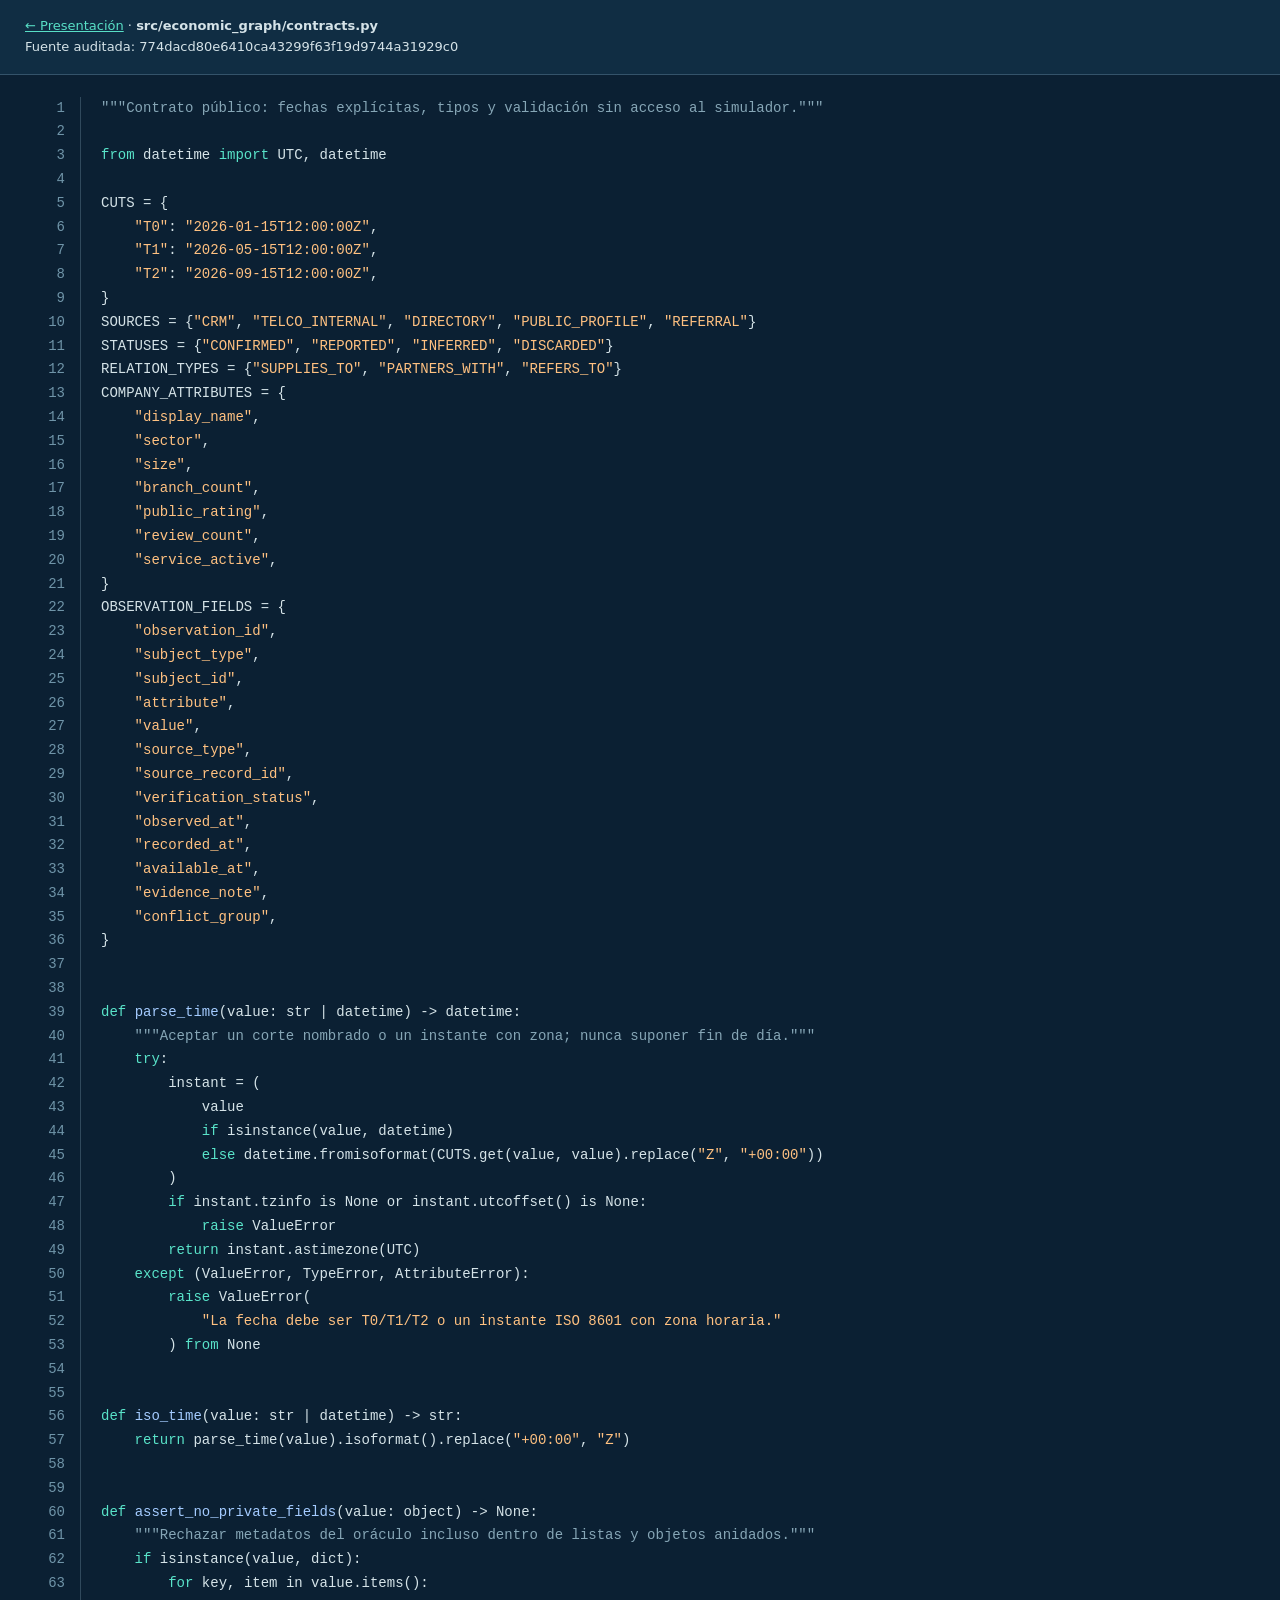
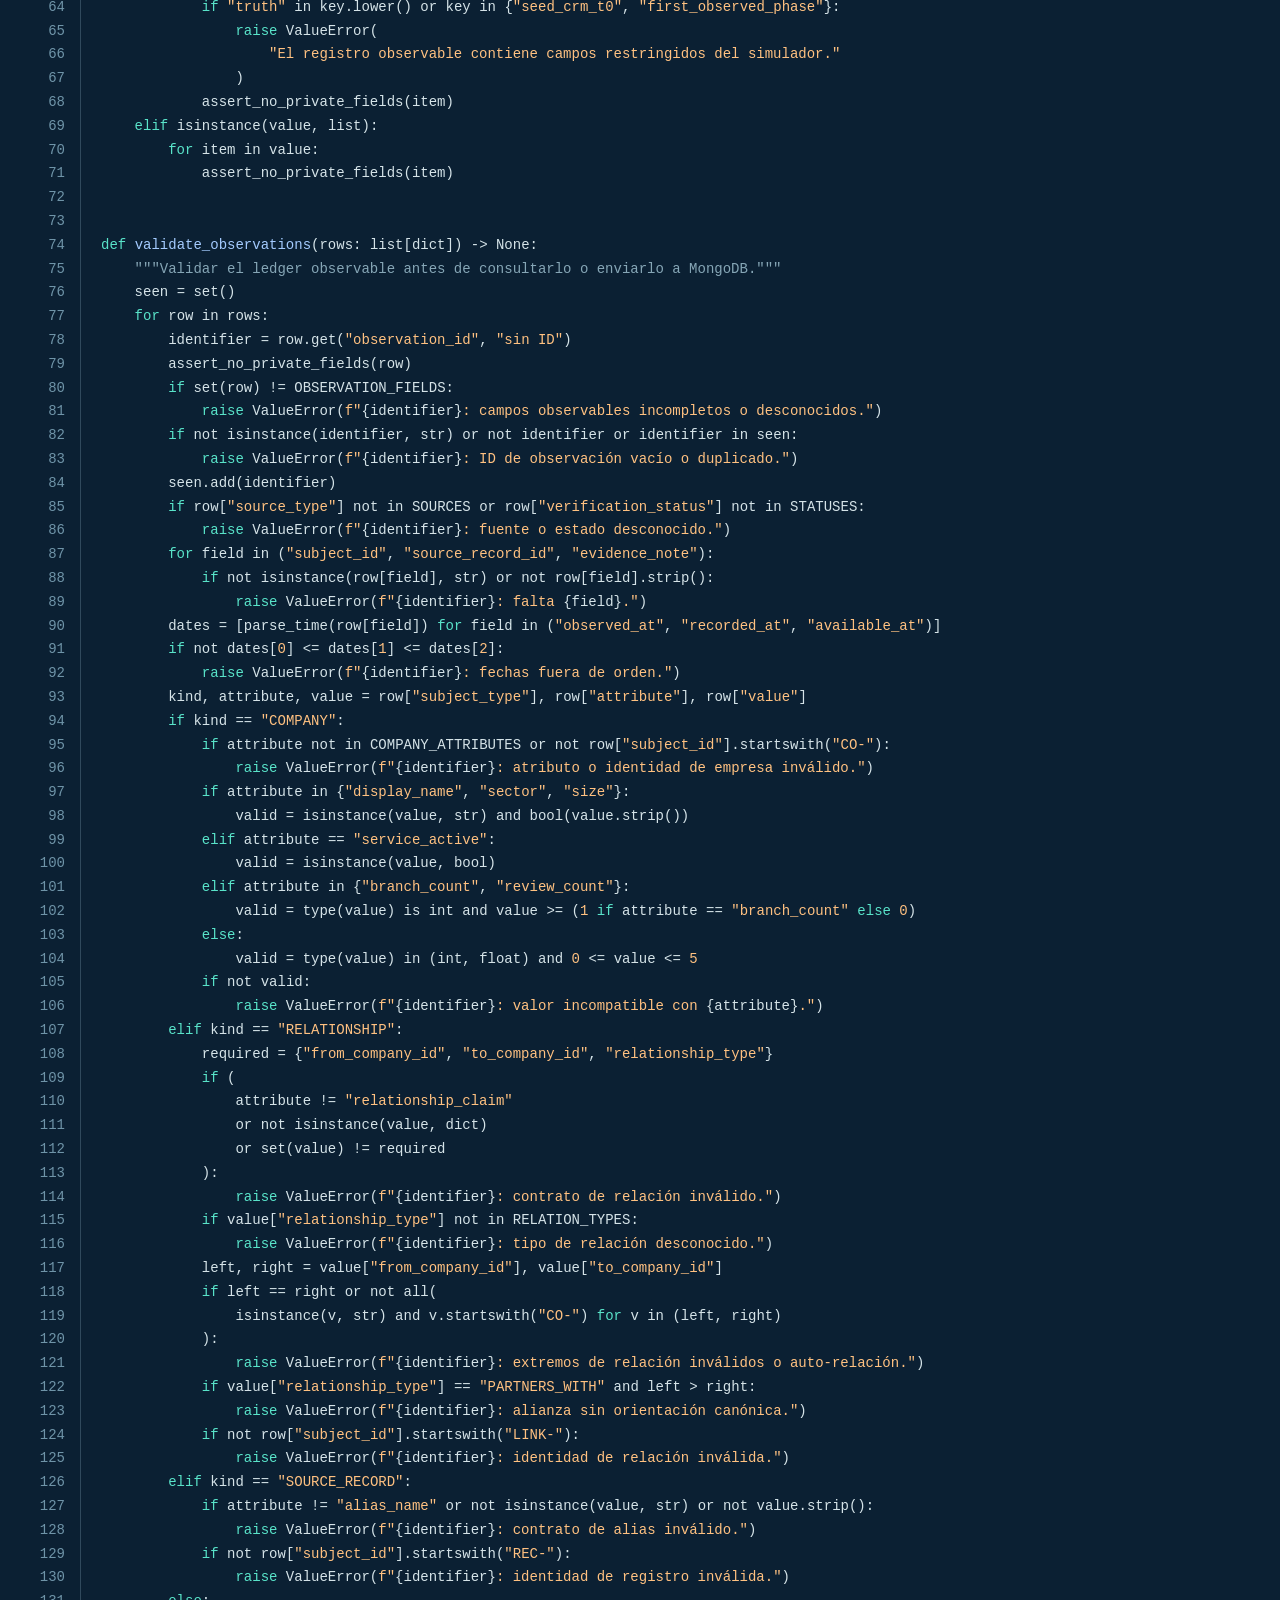
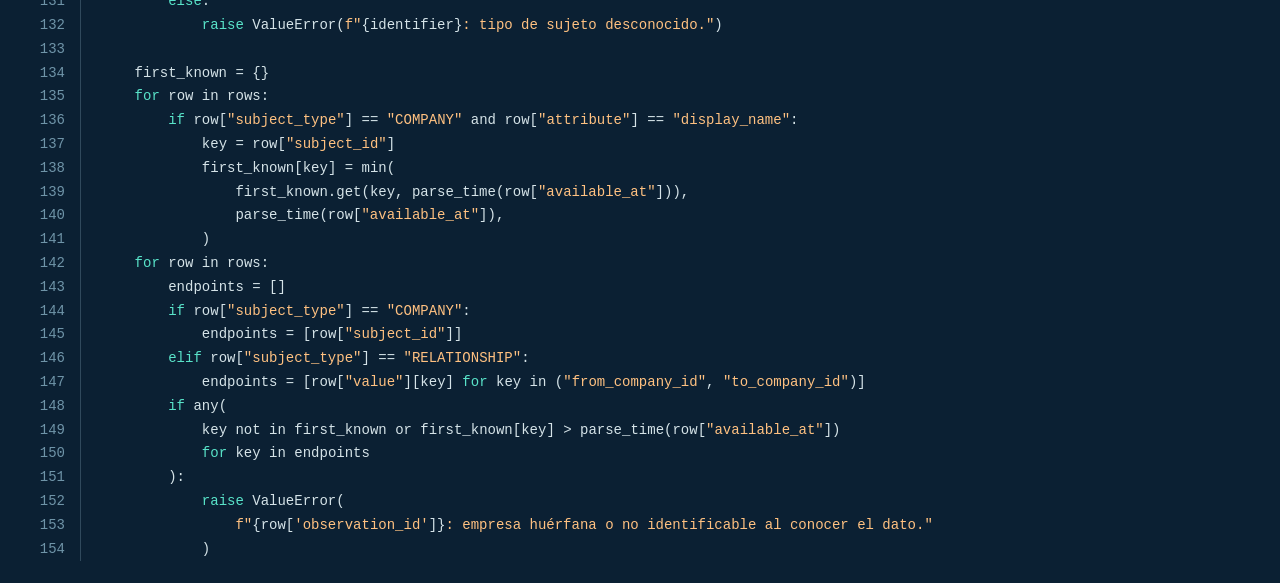
<file: presentation-showcase/evidence/source-html/src__economic_graph__contracts.py.html>
<!doctype html><html lang="es-MX"><meta charset="utf-8"><meta name="viewport" content="width=device-width,initial-scale=1"><title>src/economic_graph/contracts.py</title><style>
body{background:#0b2033;color:#d5e3e8;margin:0;font:14px/1.7 Consolas,monospace}header{position:sticky;top:0;background:#102d43;padding:16px 25px;border-bottom:1px solid #34536a;z-index:2;font:13px/1.6 system-ui}header a{color:#58dfc6}main{padding:22px 0}.line{display:flex;gap:20px;min-width:max-content;padding-right:30px;scroll-margin-top:90px}.line>a{text-align:right;min-width:65px;color:#6f94a8;text-decoration:none;border-right:1px solid #30495c;padding-right:15px}code{white-space:pre}.line:target{background:#1f4f50;color:white}.k,.kn,.kd{color:#59e3c9}.s1,.s2,.sa{color:#ffc181}.nf,.nc{color:#a4cbff}.c1,.sd{color:#86a6b6}.mi{color:#ffc181}
</style><header><a href="../../index.html">← Presentación</a> · <strong>src/economic_graph/contracts.py</strong><br>Fuente auditada: 774dacd80e6410ca43299f63f19d9744a31929c0</header><main><div class="line" id="L1"><a href="#L1">1</a><code><span class="sd">"""Contrato público: fechas explícitas, tipos y validación sin acceso al simulador."""</span></code></div>
<div class="line" id="L2"><a href="#L2">2</a><code> </code></div>
<div class="line" id="L3"><a href="#L3">3</a><code><span class="kn">from</span><span class="w"> </span><span class="nn">datetime</span><span class="w"> </span><span class="kn">import</span> <span class="n">UTC</span><span class="p">,</span> <span class="n">datetime</span></code></div>
<div class="line" id="L4"><a href="#L4">4</a><code> </code></div>
<div class="line" id="L5"><a href="#L5">5</a><code><span class="n">CUTS</span> <span class="o">=</span> <span class="p">{</span></code></div>
<div class="line" id="L6"><a href="#L6">6</a><code>    <span class="s2">"T0"</span><span class="p">:</span> <span class="s2">"2026-01-15T12:00:00Z"</span><span class="p">,</span></code></div>
<div class="line" id="L7"><a href="#L7">7</a><code>    <span class="s2">"T1"</span><span class="p">:</span> <span class="s2">"2026-05-15T12:00:00Z"</span><span class="p">,</span></code></div>
<div class="line" id="L8"><a href="#L8">8</a><code>    <span class="s2">"T2"</span><span class="p">:</span> <span class="s2">"2026-09-15T12:00:00Z"</span><span class="p">,</span></code></div>
<div class="line" id="L9"><a href="#L9">9</a><code><span class="p">}</span></code></div>
<div class="line" id="L10"><a href="#L10">10</a><code><span class="n">SOURCES</span> <span class="o">=</span> <span class="p">{</span><span class="s2">"CRM"</span><span class="p">,</span> <span class="s2">"TELCO_INTERNAL"</span><span class="p">,</span> <span class="s2">"DIRECTORY"</span><span class="p">,</span> <span class="s2">"PUBLIC_PROFILE"</span><span class="p">,</span> <span class="s2">"REFERRAL"</span><span class="p">}</span></code></div>
<div class="line" id="L11"><a href="#L11">11</a><code><span class="n">STATUSES</span> <span class="o">=</span> <span class="p">{</span><span class="s2">"CONFIRMED"</span><span class="p">,</span> <span class="s2">"REPORTED"</span><span class="p">,</span> <span class="s2">"INFERRED"</span><span class="p">,</span> <span class="s2">"DISCARDED"</span><span class="p">}</span></code></div>
<div class="line" id="L12"><a href="#L12">12</a><code><span class="n">RELATION_TYPES</span> <span class="o">=</span> <span class="p">{</span><span class="s2">"SUPPLIES_TO"</span><span class="p">,</span> <span class="s2">"PARTNERS_WITH"</span><span class="p">,</span> <span class="s2">"REFERS_TO"</span><span class="p">}</span></code></div>
<div class="line" id="L13"><a href="#L13">13</a><code><span class="n">COMPANY_ATTRIBUTES</span> <span class="o">=</span> <span class="p">{</span></code></div>
<div class="line" id="L14"><a href="#L14">14</a><code>    <span class="s2">"display_name"</span><span class="p">,</span></code></div>
<div class="line" id="L15"><a href="#L15">15</a><code>    <span class="s2">"sector"</span><span class="p">,</span></code></div>
<div class="line" id="L16"><a href="#L16">16</a><code>    <span class="s2">"size"</span><span class="p">,</span></code></div>
<div class="line" id="L17"><a href="#L17">17</a><code>    <span class="s2">"branch_count"</span><span class="p">,</span></code></div>
<div class="line" id="L18"><a href="#L18">18</a><code>    <span class="s2">"public_rating"</span><span class="p">,</span></code></div>
<div class="line" id="L19"><a href="#L19">19</a><code>    <span class="s2">"review_count"</span><span class="p">,</span></code></div>
<div class="line" id="L20"><a href="#L20">20</a><code>    <span class="s2">"service_active"</span><span class="p">,</span></code></div>
<div class="line" id="L21"><a href="#L21">21</a><code><span class="p">}</span></code></div>
<div class="line" id="L22"><a href="#L22">22</a><code><span class="n">OBSERVATION_FIELDS</span> <span class="o">=</span> <span class="p">{</span></code></div>
<div class="line" id="L23"><a href="#L23">23</a><code>    <span class="s2">"observation_id"</span><span class="p">,</span></code></div>
<div class="line" id="L24"><a href="#L24">24</a><code>    <span class="s2">"subject_type"</span><span class="p">,</span></code></div>
<div class="line" id="L25"><a href="#L25">25</a><code>    <span class="s2">"subject_id"</span><span class="p">,</span></code></div>
<div class="line" id="L26"><a href="#L26">26</a><code>    <span class="s2">"attribute"</span><span class="p">,</span></code></div>
<div class="line" id="L27"><a href="#L27">27</a><code>    <span class="s2">"value"</span><span class="p">,</span></code></div>
<div class="line" id="L28"><a href="#L28">28</a><code>    <span class="s2">"source_type"</span><span class="p">,</span></code></div>
<div class="line" id="L29"><a href="#L29">29</a><code>    <span class="s2">"source_record_id"</span><span class="p">,</span></code></div>
<div class="line" id="L30"><a href="#L30">30</a><code>    <span class="s2">"verification_status"</span><span class="p">,</span></code></div>
<div class="line" id="L31"><a href="#L31">31</a><code>    <span class="s2">"observed_at"</span><span class="p">,</span></code></div>
<div class="line" id="L32"><a href="#L32">32</a><code>    <span class="s2">"recorded_at"</span><span class="p">,</span></code></div>
<div class="line" id="L33"><a href="#L33">33</a><code>    <span class="s2">"available_at"</span><span class="p">,</span></code></div>
<div class="line" id="L34"><a href="#L34">34</a><code>    <span class="s2">"evidence_note"</span><span class="p">,</span></code></div>
<div class="line" id="L35"><a href="#L35">35</a><code>    <span class="s2">"conflict_group"</span><span class="p">,</span></code></div>
<div class="line" id="L36"><a href="#L36">36</a><code><span class="p">}</span></code></div>
<div class="line" id="L37"><a href="#L37">37</a><code> </code></div>
<div class="line" id="L38"><a href="#L38">38</a><code> </code></div>
<div class="line" id="L39"><a href="#L39">39</a><code><span class="k">def</span><span class="w"> </span><span class="nf">parse_time</span><span class="p">(</span><span class="n">value</span><span class="p">:</span> <span class="nb">str</span> <span class="o">|</span> <span class="n">datetime</span><span class="p">)</span> <span class="o">-&gt;</span> <span class="n">datetime</span><span class="p">:</span></code></div>
<div class="line" id="L40"><a href="#L40">40</a><code><span class="w">    </span><span class="sd">"""Aceptar un corte nombrado o un instante con zona; nunca suponer fin de día."""</span></code></div>
<div class="line" id="L41"><a href="#L41">41</a><code>    <span class="k">try</span><span class="p">:</span></code></div>
<div class="line" id="L42"><a href="#L42">42</a><code>        <span class="n">instant</span> <span class="o">=</span> <span class="p">(</span></code></div>
<div class="line" id="L43"><a href="#L43">43</a><code>            <span class="n">value</span></code></div>
<div class="line" id="L44"><a href="#L44">44</a><code>            <span class="k">if</span> <span class="nb">isinstance</span><span class="p">(</span><span class="n">value</span><span class="p">,</span> <span class="n">datetime</span><span class="p">)</span></code></div>
<div class="line" id="L45"><a href="#L45">45</a><code>            <span class="k">else</span> <span class="n">datetime</span><span class="o">.</span><span class="n">fromisoformat</span><span class="p">(</span><span class="n">CUTS</span><span class="o">.</span><span class="n">get</span><span class="p">(</span><span class="n">value</span><span class="p">,</span> <span class="n">value</span><span class="p">)</span><span class="o">.</span><span class="n">replace</span><span class="p">(</span><span class="s2">"Z"</span><span class="p">,</span> <span class="s2">"+00:00"</span><span class="p">))</span></code></div>
<div class="line" id="L46"><a href="#L46">46</a><code>        <span class="p">)</span></code></div>
<div class="line" id="L47"><a href="#L47">47</a><code>        <span class="k">if</span> <span class="n">instant</span><span class="o">.</span><span class="n">tzinfo</span> <span class="ow">is</span> <span class="kc">None</span> <span class="ow">or</span> <span class="n">instant</span><span class="o">.</span><span class="n">utcoffset</span><span class="p">()</span> <span class="ow">is</span> <span class="kc">None</span><span class="p">:</span></code></div>
<div class="line" id="L48"><a href="#L48">48</a><code>            <span class="k">raise</span> <span class="ne">ValueError</span></code></div>
<div class="line" id="L49"><a href="#L49">49</a><code>        <span class="k">return</span> <span class="n">instant</span><span class="o">.</span><span class="n">astimezone</span><span class="p">(</span><span class="n">UTC</span><span class="p">)</span></code></div>
<div class="line" id="L50"><a href="#L50">50</a><code>    <span class="k">except</span> <span class="p">(</span><span class="ne">ValueError</span><span class="p">,</span> <span class="ne">TypeError</span><span class="p">,</span> <span class="ne">AttributeError</span><span class="p">):</span></code></div>
<div class="line" id="L51"><a href="#L51">51</a><code>        <span class="k">raise</span> <span class="ne">ValueError</span><span class="p">(</span></code></div>
<div class="line" id="L52"><a href="#L52">52</a><code>            <span class="s2">"La fecha debe ser T0/T1/T2 o un instante ISO 8601 con zona horaria."</span></code></div>
<div class="line" id="L53"><a href="#L53">53</a><code>        <span class="p">)</span> <span class="kn">from</span><span class="w"> </span><span class="kc">None</span></code></div>
<div class="line" id="L54"><a href="#L54">54</a><code> </code></div>
<div class="line" id="L55"><a href="#L55">55</a><code> </code></div>
<div class="line" id="L56"><a href="#L56">56</a><code><span class="k">def</span><span class="w"> </span><span class="nf">iso_time</span><span class="p">(</span><span class="n">value</span><span class="p">:</span> <span class="nb">str</span> <span class="o">|</span> <span class="n">datetime</span><span class="p">)</span> <span class="o">-&gt;</span> <span class="nb">str</span><span class="p">:</span></code></div>
<div class="line" id="L57"><a href="#L57">57</a><code>    <span class="k">return</span> <span class="n">parse_time</span><span class="p">(</span><span class="n">value</span><span class="p">)</span><span class="o">.</span><span class="n">isoformat</span><span class="p">()</span><span class="o">.</span><span class="n">replace</span><span class="p">(</span><span class="s2">"+00:00"</span><span class="p">,</span> <span class="s2">"Z"</span><span class="p">)</span></code></div>
<div class="line" id="L58"><a href="#L58">58</a><code> </code></div>
<div class="line" id="L59"><a href="#L59">59</a><code> </code></div>
<div class="line" id="L60"><a href="#L60">60</a><code><span class="k">def</span><span class="w"> </span><span class="nf">assert_no_private_fields</span><span class="p">(</span><span class="n">value</span><span class="p">:</span> <span class="nb">object</span><span class="p">)</span> <span class="o">-&gt;</span> <span class="kc">None</span><span class="p">:</span></code></div>
<div class="line" id="L61"><a href="#L61">61</a><code><span class="w">    </span><span class="sd">"""Rechazar metadatos del oráculo incluso dentro de listas y objetos anidados."""</span></code></div>
<div class="line" id="L62"><a href="#L62">62</a><code>    <span class="k">if</span> <span class="nb">isinstance</span><span class="p">(</span><span class="n">value</span><span class="p">,</span> <span class="nb">dict</span><span class="p">):</span></code></div>
<div class="line" id="L63"><a href="#L63">63</a><code>        <span class="k">for</span> <span class="n">key</span><span class="p">,</span> <span class="n">item</span> <span class="ow">in</span> <span class="n">value</span><span class="o">.</span><span class="n">items</span><span class="p">():</span></code></div>
<div class="line" id="L64"><a href="#L64">64</a><code>            <span class="k">if</span> <span class="s2">"truth"</span> <span class="ow">in</span> <span class="n">key</span><span class="o">.</span><span class="n">lower</span><span class="p">()</span> <span class="ow">or</span> <span class="n">key</span> <span class="ow">in</span> <span class="p">{</span><span class="s2">"seed_crm_t0"</span><span class="p">,</span> <span class="s2">"first_observed_phase"</span><span class="p">}:</span></code></div>
<div class="line" id="L65"><a href="#L65">65</a><code>                <span class="k">raise</span> <span class="ne">ValueError</span><span class="p">(</span></code></div>
<div class="line" id="L66"><a href="#L66">66</a><code>                    <span class="s2">"El registro observable contiene campos restringidos del simulador."</span></code></div>
<div class="line" id="L67"><a href="#L67">67</a><code>                <span class="p">)</span></code></div>
<div class="line" id="L68"><a href="#L68">68</a><code>            <span class="n">assert_no_private_fields</span><span class="p">(</span><span class="n">item</span><span class="p">)</span></code></div>
<div class="line" id="L69"><a href="#L69">69</a><code>    <span class="k">elif</span> <span class="nb">isinstance</span><span class="p">(</span><span class="n">value</span><span class="p">,</span> <span class="nb">list</span><span class="p">):</span></code></div>
<div class="line" id="L70"><a href="#L70">70</a><code>        <span class="k">for</span> <span class="n">item</span> <span class="ow">in</span> <span class="n">value</span><span class="p">:</span></code></div>
<div class="line" id="L71"><a href="#L71">71</a><code>            <span class="n">assert_no_private_fields</span><span class="p">(</span><span class="n">item</span><span class="p">)</span></code></div>
<div class="line" id="L72"><a href="#L72">72</a><code> </code></div>
<div class="line" id="L73"><a href="#L73">73</a><code> </code></div>
<div class="line" id="L74"><a href="#L74">74</a><code><span class="k">def</span><span class="w"> </span><span class="nf">validate_observations</span><span class="p">(</span><span class="n">rows</span><span class="p">:</span> <span class="nb">list</span><span class="p">[</span><span class="nb">dict</span><span class="p">])</span> <span class="o">-&gt;</span> <span class="kc">None</span><span class="p">:</span></code></div>
<div class="line" id="L75"><a href="#L75">75</a><code><span class="w">    </span><span class="sd">"""Validar el ledger observable antes de consultarlo o enviarlo a MongoDB."""</span></code></div>
<div class="line" id="L76"><a href="#L76">76</a><code>    <span class="n">seen</span> <span class="o">=</span> <span class="nb">set</span><span class="p">()</span></code></div>
<div class="line" id="L77"><a href="#L77">77</a><code>    <span class="k">for</span> <span class="n">row</span> <span class="ow">in</span> <span class="n">rows</span><span class="p">:</span></code></div>
<div class="line" id="L78"><a href="#L78">78</a><code>        <span class="n">identifier</span> <span class="o">=</span> <span class="n">row</span><span class="o">.</span><span class="n">get</span><span class="p">(</span><span class="s2">"observation_id"</span><span class="p">,</span> <span class="s2">"sin ID"</span><span class="p">)</span></code></div>
<div class="line" id="L79"><a href="#L79">79</a><code>        <span class="n">assert_no_private_fields</span><span class="p">(</span><span class="n">row</span><span class="p">)</span></code></div>
<div class="line" id="L80"><a href="#L80">80</a><code>        <span class="k">if</span> <span class="nb">set</span><span class="p">(</span><span class="n">row</span><span class="p">)</span> <span class="o">!=</span> <span class="n">OBSERVATION_FIELDS</span><span class="p">:</span></code></div>
<div class="line" id="L81"><a href="#L81">81</a><code>            <span class="k">raise</span> <span class="ne">ValueError</span><span class="p">(</span><span class="sa">f</span><span class="s2">"</span><span class="si">{</span><span class="n">identifier</span><span class="si">}</span><span class="s2">: campos observables incompletos o desconocidos."</span><span class="p">)</span></code></div>
<div class="line" id="L82"><a href="#L82">82</a><code>        <span class="k">if</span> <span class="ow">not</span> <span class="nb">isinstance</span><span class="p">(</span><span class="n">identifier</span><span class="p">,</span> <span class="nb">str</span><span class="p">)</span> <span class="ow">or</span> <span class="ow">not</span> <span class="n">identifier</span> <span class="ow">or</span> <span class="n">identifier</span> <span class="ow">in</span> <span class="n">seen</span><span class="p">:</span></code></div>
<div class="line" id="L83"><a href="#L83">83</a><code>            <span class="k">raise</span> <span class="ne">ValueError</span><span class="p">(</span><span class="sa">f</span><span class="s2">"</span><span class="si">{</span><span class="n">identifier</span><span class="si">}</span><span class="s2">: ID de observación vacío o duplicado."</span><span class="p">)</span></code></div>
<div class="line" id="L84"><a href="#L84">84</a><code>        <span class="n">seen</span><span class="o">.</span><span class="n">add</span><span class="p">(</span><span class="n">identifier</span><span class="p">)</span></code></div>
<div class="line" id="L85"><a href="#L85">85</a><code>        <span class="k">if</span> <span class="n">row</span><span class="p">[</span><span class="s2">"source_type"</span><span class="p">]</span> <span class="ow">not</span> <span class="ow">in</span> <span class="n">SOURCES</span> <span class="ow">or</span> <span class="n">row</span><span class="p">[</span><span class="s2">"verification_status"</span><span class="p">]</span> <span class="ow">not</span> <span class="ow">in</span> <span class="n">STATUSES</span><span class="p">:</span></code></div>
<div class="line" id="L86"><a href="#L86">86</a><code>            <span class="k">raise</span> <span class="ne">ValueError</span><span class="p">(</span><span class="sa">f</span><span class="s2">"</span><span class="si">{</span><span class="n">identifier</span><span class="si">}</span><span class="s2">: fuente o estado desconocido."</span><span class="p">)</span></code></div>
<div class="line" id="L87"><a href="#L87">87</a><code>        <span class="k">for</span> <span class="n">field</span> <span class="ow">in</span> <span class="p">(</span><span class="s2">"subject_id"</span><span class="p">,</span> <span class="s2">"source_record_id"</span><span class="p">,</span> <span class="s2">"evidence_note"</span><span class="p">):</span></code></div>
<div class="line" id="L88"><a href="#L88">88</a><code>            <span class="k">if</span> <span class="ow">not</span> <span class="nb">isinstance</span><span class="p">(</span><span class="n">row</span><span class="p">[</span><span class="n">field</span><span class="p">],</span> <span class="nb">str</span><span class="p">)</span> <span class="ow">or</span> <span class="ow">not</span> <span class="n">row</span><span class="p">[</span><span class="n">field</span><span class="p">]</span><span class="o">.</span><span class="n">strip</span><span class="p">():</span></code></div>
<div class="line" id="L89"><a href="#L89">89</a><code>                <span class="k">raise</span> <span class="ne">ValueError</span><span class="p">(</span><span class="sa">f</span><span class="s2">"</span><span class="si">{</span><span class="n">identifier</span><span class="si">}</span><span class="s2">: falta </span><span class="si">{</span><span class="n">field</span><span class="si">}</span><span class="s2">."</span><span class="p">)</span></code></div>
<div class="line" id="L90"><a href="#L90">90</a><code>        <span class="n">dates</span> <span class="o">=</span> <span class="p">[</span><span class="n">parse_time</span><span class="p">(</span><span class="n">row</span><span class="p">[</span><span class="n">field</span><span class="p">])</span> <span class="k">for</span> <span class="n">field</span> <span class="ow">in</span> <span class="p">(</span><span class="s2">"observed_at"</span><span class="p">,</span> <span class="s2">"recorded_at"</span><span class="p">,</span> <span class="s2">"available_at"</span><span class="p">)]</span></code></div>
<div class="line" id="L91"><a href="#L91">91</a><code>        <span class="k">if</span> <span class="ow">not</span> <span class="n">dates</span><span class="p">[</span><span class="mi">0</span><span class="p">]</span> <span class="o">&lt;=</span> <span class="n">dates</span><span class="p">[</span><span class="mi">1</span><span class="p">]</span> <span class="o">&lt;=</span> <span class="n">dates</span><span class="p">[</span><span class="mi">2</span><span class="p">]:</span></code></div>
<div class="line" id="L92"><a href="#L92">92</a><code>            <span class="k">raise</span> <span class="ne">ValueError</span><span class="p">(</span><span class="sa">f</span><span class="s2">"</span><span class="si">{</span><span class="n">identifier</span><span class="si">}</span><span class="s2">: fechas fuera de orden."</span><span class="p">)</span></code></div>
<div class="line" id="L93"><a href="#L93">93</a><code>        <span class="n">kind</span><span class="p">,</span> <span class="n">attribute</span><span class="p">,</span> <span class="n">value</span> <span class="o">=</span> <span class="n">row</span><span class="p">[</span><span class="s2">"subject_type"</span><span class="p">],</span> <span class="n">row</span><span class="p">[</span><span class="s2">"attribute"</span><span class="p">],</span> <span class="n">row</span><span class="p">[</span><span class="s2">"value"</span><span class="p">]</span></code></div>
<div class="line" id="L94"><a href="#L94">94</a><code>        <span class="k">if</span> <span class="n">kind</span> <span class="o">==</span> <span class="s2">"COMPANY"</span><span class="p">:</span></code></div>
<div class="line" id="L95"><a href="#L95">95</a><code>            <span class="k">if</span> <span class="n">attribute</span> <span class="ow">not</span> <span class="ow">in</span> <span class="n">COMPANY_ATTRIBUTES</span> <span class="ow">or</span> <span class="ow">not</span> <span class="n">row</span><span class="p">[</span><span class="s2">"subject_id"</span><span class="p">]</span><span class="o">.</span><span class="n">startswith</span><span class="p">(</span><span class="s2">"CO-"</span><span class="p">):</span></code></div>
<div class="line" id="L96"><a href="#L96">96</a><code>                <span class="k">raise</span> <span class="ne">ValueError</span><span class="p">(</span><span class="sa">f</span><span class="s2">"</span><span class="si">{</span><span class="n">identifier</span><span class="si">}</span><span class="s2">: atributo o identidad de empresa inválido."</span><span class="p">)</span></code></div>
<div class="line" id="L97"><a href="#L97">97</a><code>            <span class="k">if</span> <span class="n">attribute</span> <span class="ow">in</span> <span class="p">{</span><span class="s2">"display_name"</span><span class="p">,</span> <span class="s2">"sector"</span><span class="p">,</span> <span class="s2">"size"</span><span class="p">}:</span></code></div>
<div class="line" id="L98"><a href="#L98">98</a><code>                <span class="n">valid</span> <span class="o">=</span> <span class="nb">isinstance</span><span class="p">(</span><span class="n">value</span><span class="p">,</span> <span class="nb">str</span><span class="p">)</span> <span class="ow">and</span> <span class="nb">bool</span><span class="p">(</span><span class="n">value</span><span class="o">.</span><span class="n">strip</span><span class="p">())</span></code></div>
<div class="line" id="L99"><a href="#L99">99</a><code>            <span class="k">elif</span> <span class="n">attribute</span> <span class="o">==</span> <span class="s2">"service_active"</span><span class="p">:</span></code></div>
<div class="line" id="L100"><a href="#L100">100</a><code>                <span class="n">valid</span> <span class="o">=</span> <span class="nb">isinstance</span><span class="p">(</span><span class="n">value</span><span class="p">,</span> <span class="nb">bool</span><span class="p">)</span></code></div>
<div class="line" id="L101"><a href="#L101">101</a><code>            <span class="k">elif</span> <span class="n">attribute</span> <span class="ow">in</span> <span class="p">{</span><span class="s2">"branch_count"</span><span class="p">,</span> <span class="s2">"review_count"</span><span class="p">}:</span></code></div>
<div class="line" id="L102"><a href="#L102">102</a><code>                <span class="n">valid</span> <span class="o">=</span> <span class="nb">type</span><span class="p">(</span><span class="n">value</span><span class="p">)</span> <span class="ow">is</span> <span class="nb">int</span> <span class="ow">and</span> <span class="n">value</span> <span class="o">&gt;=</span> <span class="p">(</span><span class="mi">1</span> <span class="k">if</span> <span class="n">attribute</span> <span class="o">==</span> <span class="s2">"branch_count"</span> <span class="k">else</span> <span class="mi">0</span><span class="p">)</span></code></div>
<div class="line" id="L103"><a href="#L103">103</a><code>            <span class="k">else</span><span class="p">:</span></code></div>
<div class="line" id="L104"><a href="#L104">104</a><code>                <span class="n">valid</span> <span class="o">=</span> <span class="nb">type</span><span class="p">(</span><span class="n">value</span><span class="p">)</span> <span class="ow">in</span> <span class="p">(</span><span class="nb">int</span><span class="p">,</span> <span class="nb">float</span><span class="p">)</span> <span class="ow">and</span> <span class="mi">0</span> <span class="o">&lt;=</span> <span class="n">value</span> <span class="o">&lt;=</span> <span class="mi">5</span></code></div>
<div class="line" id="L105"><a href="#L105">105</a><code>            <span class="k">if</span> <span class="ow">not</span> <span class="n">valid</span><span class="p">:</span></code></div>
<div class="line" id="L106"><a href="#L106">106</a><code>                <span class="k">raise</span> <span class="ne">ValueError</span><span class="p">(</span><span class="sa">f</span><span class="s2">"</span><span class="si">{</span><span class="n">identifier</span><span class="si">}</span><span class="s2">: valor incompatible con </span><span class="si">{</span><span class="n">attribute</span><span class="si">}</span><span class="s2">."</span><span class="p">)</span></code></div>
<div class="line" id="L107"><a href="#L107">107</a><code>        <span class="k">elif</span> <span class="n">kind</span> <span class="o">==</span> <span class="s2">"RELATIONSHIP"</span><span class="p">:</span></code></div>
<div class="line" id="L108"><a href="#L108">108</a><code>            <span class="n">required</span> <span class="o">=</span> <span class="p">{</span><span class="s2">"from_company_id"</span><span class="p">,</span> <span class="s2">"to_company_id"</span><span class="p">,</span> <span class="s2">"relationship_type"</span><span class="p">}</span></code></div>
<div class="line" id="L109"><a href="#L109">109</a><code>            <span class="k">if</span> <span class="p">(</span></code></div>
<div class="line" id="L110"><a href="#L110">110</a><code>                <span class="n">attribute</span> <span class="o">!=</span> <span class="s2">"relationship_claim"</span></code></div>
<div class="line" id="L111"><a href="#L111">111</a><code>                <span class="ow">or</span> <span class="ow">not</span> <span class="nb">isinstance</span><span class="p">(</span><span class="n">value</span><span class="p">,</span> <span class="nb">dict</span><span class="p">)</span></code></div>
<div class="line" id="L112"><a href="#L112">112</a><code>                <span class="ow">or</span> <span class="nb">set</span><span class="p">(</span><span class="n">value</span><span class="p">)</span> <span class="o">!=</span> <span class="n">required</span></code></div>
<div class="line" id="L113"><a href="#L113">113</a><code>            <span class="p">):</span></code></div>
<div class="line" id="L114"><a href="#L114">114</a><code>                <span class="k">raise</span> <span class="ne">ValueError</span><span class="p">(</span><span class="sa">f</span><span class="s2">"</span><span class="si">{</span><span class="n">identifier</span><span class="si">}</span><span class="s2">: contrato de relación inválido."</span><span class="p">)</span></code></div>
<div class="line" id="L115"><a href="#L115">115</a><code>            <span class="k">if</span> <span class="n">value</span><span class="p">[</span><span class="s2">"relationship_type"</span><span class="p">]</span> <span class="ow">not</span> <span class="ow">in</span> <span class="n">RELATION_TYPES</span><span class="p">:</span></code></div>
<div class="line" id="L116"><a href="#L116">116</a><code>                <span class="k">raise</span> <span class="ne">ValueError</span><span class="p">(</span><span class="sa">f</span><span class="s2">"</span><span class="si">{</span><span class="n">identifier</span><span class="si">}</span><span class="s2">: tipo de relación desconocido."</span><span class="p">)</span></code></div>
<div class="line" id="L117"><a href="#L117">117</a><code>            <span class="n">left</span><span class="p">,</span> <span class="n">right</span> <span class="o">=</span> <span class="n">value</span><span class="p">[</span><span class="s2">"from_company_id"</span><span class="p">],</span> <span class="n">value</span><span class="p">[</span><span class="s2">"to_company_id"</span><span class="p">]</span></code></div>
<div class="line" id="L118"><a href="#L118">118</a><code>            <span class="k">if</span> <span class="n">left</span> <span class="o">==</span> <span class="n">right</span> <span class="ow">or</span> <span class="ow">not</span> <span class="nb">all</span><span class="p">(</span></code></div>
<div class="line" id="L119"><a href="#L119">119</a><code>                <span class="nb">isinstance</span><span class="p">(</span><span class="n">v</span><span class="p">,</span> <span class="nb">str</span><span class="p">)</span> <span class="ow">and</span> <span class="n">v</span><span class="o">.</span><span class="n">startswith</span><span class="p">(</span><span class="s2">"CO-"</span><span class="p">)</span> <span class="k">for</span> <span class="n">v</span> <span class="ow">in</span> <span class="p">(</span><span class="n">left</span><span class="p">,</span> <span class="n">right</span><span class="p">)</span></code></div>
<div class="line" id="L120"><a href="#L120">120</a><code>            <span class="p">):</span></code></div>
<div class="line" id="L121"><a href="#L121">121</a><code>                <span class="k">raise</span> <span class="ne">ValueError</span><span class="p">(</span><span class="sa">f</span><span class="s2">"</span><span class="si">{</span><span class="n">identifier</span><span class="si">}</span><span class="s2">: extremos de relación inválidos o auto-relación."</span><span class="p">)</span></code></div>
<div class="line" id="L122"><a href="#L122">122</a><code>            <span class="k">if</span> <span class="n">value</span><span class="p">[</span><span class="s2">"relationship_type"</span><span class="p">]</span> <span class="o">==</span> <span class="s2">"PARTNERS_WITH"</span> <span class="ow">and</span> <span class="n">left</span> <span class="o">&gt;</span> <span class="n">right</span><span class="p">:</span></code></div>
<div class="line" id="L123"><a href="#L123">123</a><code>                <span class="k">raise</span> <span class="ne">ValueError</span><span class="p">(</span><span class="sa">f</span><span class="s2">"</span><span class="si">{</span><span class="n">identifier</span><span class="si">}</span><span class="s2">: alianza sin orientación canónica."</span><span class="p">)</span></code></div>
<div class="line" id="L124"><a href="#L124">124</a><code>            <span class="k">if</span> <span class="ow">not</span> <span class="n">row</span><span class="p">[</span><span class="s2">"subject_id"</span><span class="p">]</span><span class="o">.</span><span class="n">startswith</span><span class="p">(</span><span class="s2">"LINK-"</span><span class="p">):</span></code></div>
<div class="line" id="L125"><a href="#L125">125</a><code>                <span class="k">raise</span> <span class="ne">ValueError</span><span class="p">(</span><span class="sa">f</span><span class="s2">"</span><span class="si">{</span><span class="n">identifier</span><span class="si">}</span><span class="s2">: identidad de relación inválida."</span><span class="p">)</span></code></div>
<div class="line" id="L126"><a href="#L126">126</a><code>        <span class="k">elif</span> <span class="n">kind</span> <span class="o">==</span> <span class="s2">"SOURCE_RECORD"</span><span class="p">:</span></code></div>
<div class="line" id="L127"><a href="#L127">127</a><code>            <span class="k">if</span> <span class="n">attribute</span> <span class="o">!=</span> <span class="s2">"alias_name"</span> <span class="ow">or</span> <span class="ow">not</span> <span class="nb">isinstance</span><span class="p">(</span><span class="n">value</span><span class="p">,</span> <span class="nb">str</span><span class="p">)</span> <span class="ow">or</span> <span class="ow">not</span> <span class="n">value</span><span class="o">.</span><span class="n">strip</span><span class="p">():</span></code></div>
<div class="line" id="L128"><a href="#L128">128</a><code>                <span class="k">raise</span> <span class="ne">ValueError</span><span class="p">(</span><span class="sa">f</span><span class="s2">"</span><span class="si">{</span><span class="n">identifier</span><span class="si">}</span><span class="s2">: contrato de alias inválido."</span><span class="p">)</span></code></div>
<div class="line" id="L129"><a href="#L129">129</a><code>            <span class="k">if</span> <span class="ow">not</span> <span class="n">row</span><span class="p">[</span><span class="s2">"subject_id"</span><span class="p">]</span><span class="o">.</span><span class="n">startswith</span><span class="p">(</span><span class="s2">"REC-"</span><span class="p">):</span></code></div>
<div class="line" id="L130"><a href="#L130">130</a><code>                <span class="k">raise</span> <span class="ne">ValueError</span><span class="p">(</span><span class="sa">f</span><span class="s2">"</span><span class="si">{</span><span class="n">identifier</span><span class="si">}</span><span class="s2">: identidad de registro inválida."</span><span class="p">)</span></code></div>
<div class="line" id="L131"><a href="#L131">131</a><code>        <span class="k">else</span><span class="p">:</span></code></div>
<div class="line" id="L132"><a href="#L132">132</a><code>            <span class="k">raise</span> <span class="ne">ValueError</span><span class="p">(</span><span class="sa">f</span><span class="s2">"</span><span class="si">{</span><span class="n">identifier</span><span class="si">}</span><span class="s2">: tipo de sujeto desconocido."</span><span class="p">)</span></code></div>
<div class="line" id="L133"><a href="#L133">133</a><code> </code></div>
<div class="line" id="L134"><a href="#L134">134</a><code>    <span class="n">first_known</span> <span class="o">=</span> <span class="p">{}</span></code></div>
<div class="line" id="L135"><a href="#L135">135</a><code>    <span class="k">for</span> <span class="n">row</span> <span class="ow">in</span> <span class="n">rows</span><span class="p">:</span></code></div>
<div class="line" id="L136"><a href="#L136">136</a><code>        <span class="k">if</span> <span class="n">row</span><span class="p">[</span><span class="s2">"subject_type"</span><span class="p">]</span> <span class="o">==</span> <span class="s2">"COMPANY"</span> <span class="ow">and</span> <span class="n">row</span><span class="p">[</span><span class="s2">"attribute"</span><span class="p">]</span> <span class="o">==</span> <span class="s2">"display_name"</span><span class="p">:</span></code></div>
<div class="line" id="L137"><a href="#L137">137</a><code>            <span class="n">key</span> <span class="o">=</span> <span class="n">row</span><span class="p">[</span><span class="s2">"subject_id"</span><span class="p">]</span></code></div>
<div class="line" id="L138"><a href="#L138">138</a><code>            <span class="n">first_known</span><span class="p">[</span><span class="n">key</span><span class="p">]</span> <span class="o">=</span> <span class="nb">min</span><span class="p">(</span></code></div>
<div class="line" id="L139"><a href="#L139">139</a><code>                <span class="n">first_known</span><span class="o">.</span><span class="n">get</span><span class="p">(</span><span class="n">key</span><span class="p">,</span> <span class="n">parse_time</span><span class="p">(</span><span class="n">row</span><span class="p">[</span><span class="s2">"available_at"</span><span class="p">])),</span></code></div>
<div class="line" id="L140"><a href="#L140">140</a><code>                <span class="n">parse_time</span><span class="p">(</span><span class="n">row</span><span class="p">[</span><span class="s2">"available_at"</span><span class="p">]),</span></code></div>
<div class="line" id="L141"><a href="#L141">141</a><code>            <span class="p">)</span></code></div>
<div class="line" id="L142"><a href="#L142">142</a><code>    <span class="k">for</span> <span class="n">row</span> <span class="ow">in</span> <span class="n">rows</span><span class="p">:</span></code></div>
<div class="line" id="L143"><a href="#L143">143</a><code>        <span class="n">endpoints</span> <span class="o">=</span> <span class="p">[]</span></code></div>
<div class="line" id="L144"><a href="#L144">144</a><code>        <span class="k">if</span> <span class="n">row</span><span class="p">[</span><span class="s2">"subject_type"</span><span class="p">]</span> <span class="o">==</span> <span class="s2">"COMPANY"</span><span class="p">:</span></code></div>
<div class="line" id="L145"><a href="#L145">145</a><code>            <span class="n">endpoints</span> <span class="o">=</span> <span class="p">[</span><span class="n">row</span><span class="p">[</span><span class="s2">"subject_id"</span><span class="p">]]</span></code></div>
<div class="line" id="L146"><a href="#L146">146</a><code>        <span class="k">elif</span> <span class="n">row</span><span class="p">[</span><span class="s2">"subject_type"</span><span class="p">]</span> <span class="o">==</span> <span class="s2">"RELATIONSHIP"</span><span class="p">:</span></code></div>
<div class="line" id="L147"><a href="#L147">147</a><code>            <span class="n">endpoints</span> <span class="o">=</span> <span class="p">[</span><span class="n">row</span><span class="p">[</span><span class="s2">"value"</span><span class="p">][</span><span class="n">key</span><span class="p">]</span> <span class="k">for</span> <span class="n">key</span> <span class="ow">in</span> <span class="p">(</span><span class="s2">"from_company_id"</span><span class="p">,</span> <span class="s2">"to_company_id"</span><span class="p">)]</span></code></div>
<div class="line" id="L148"><a href="#L148">148</a><code>        <span class="k">if</span> <span class="nb">any</span><span class="p">(</span></code></div>
<div class="line" id="L149"><a href="#L149">149</a><code>            <span class="n">key</span> <span class="ow">not</span> <span class="ow">in</span> <span class="n">first_known</span> <span class="ow">or</span> <span class="n">first_known</span><span class="p">[</span><span class="n">key</span><span class="p">]</span> <span class="o">&gt;</span> <span class="n">parse_time</span><span class="p">(</span><span class="n">row</span><span class="p">[</span><span class="s2">"available_at"</span><span class="p">])</span></code></div>
<div class="line" id="L150"><a href="#L150">150</a><code>            <span class="k">for</span> <span class="n">key</span> <span class="ow">in</span> <span class="n">endpoints</span></code></div>
<div class="line" id="L151"><a href="#L151">151</a><code>        <span class="p">):</span></code></div>
<div class="line" id="L152"><a href="#L152">152</a><code>            <span class="k">raise</span> <span class="ne">ValueError</span><span class="p">(</span></code></div>
<div class="line" id="L153"><a href="#L153">153</a><code>                <span class="sa">f</span><span class="s2">"</span><span class="si">{</span><span class="n">row</span><span class="p">[</span><span class="s1">'observation_id'</span><span class="p">]</span><span class="si">}</span><span class="s2">: empresa huérfana o no identificable al conocer el dato."</span></code></div>
<div class="line" id="L154"><a href="#L154">154</a><code>            <span class="p">)</span></code></div></main></html>
</file>
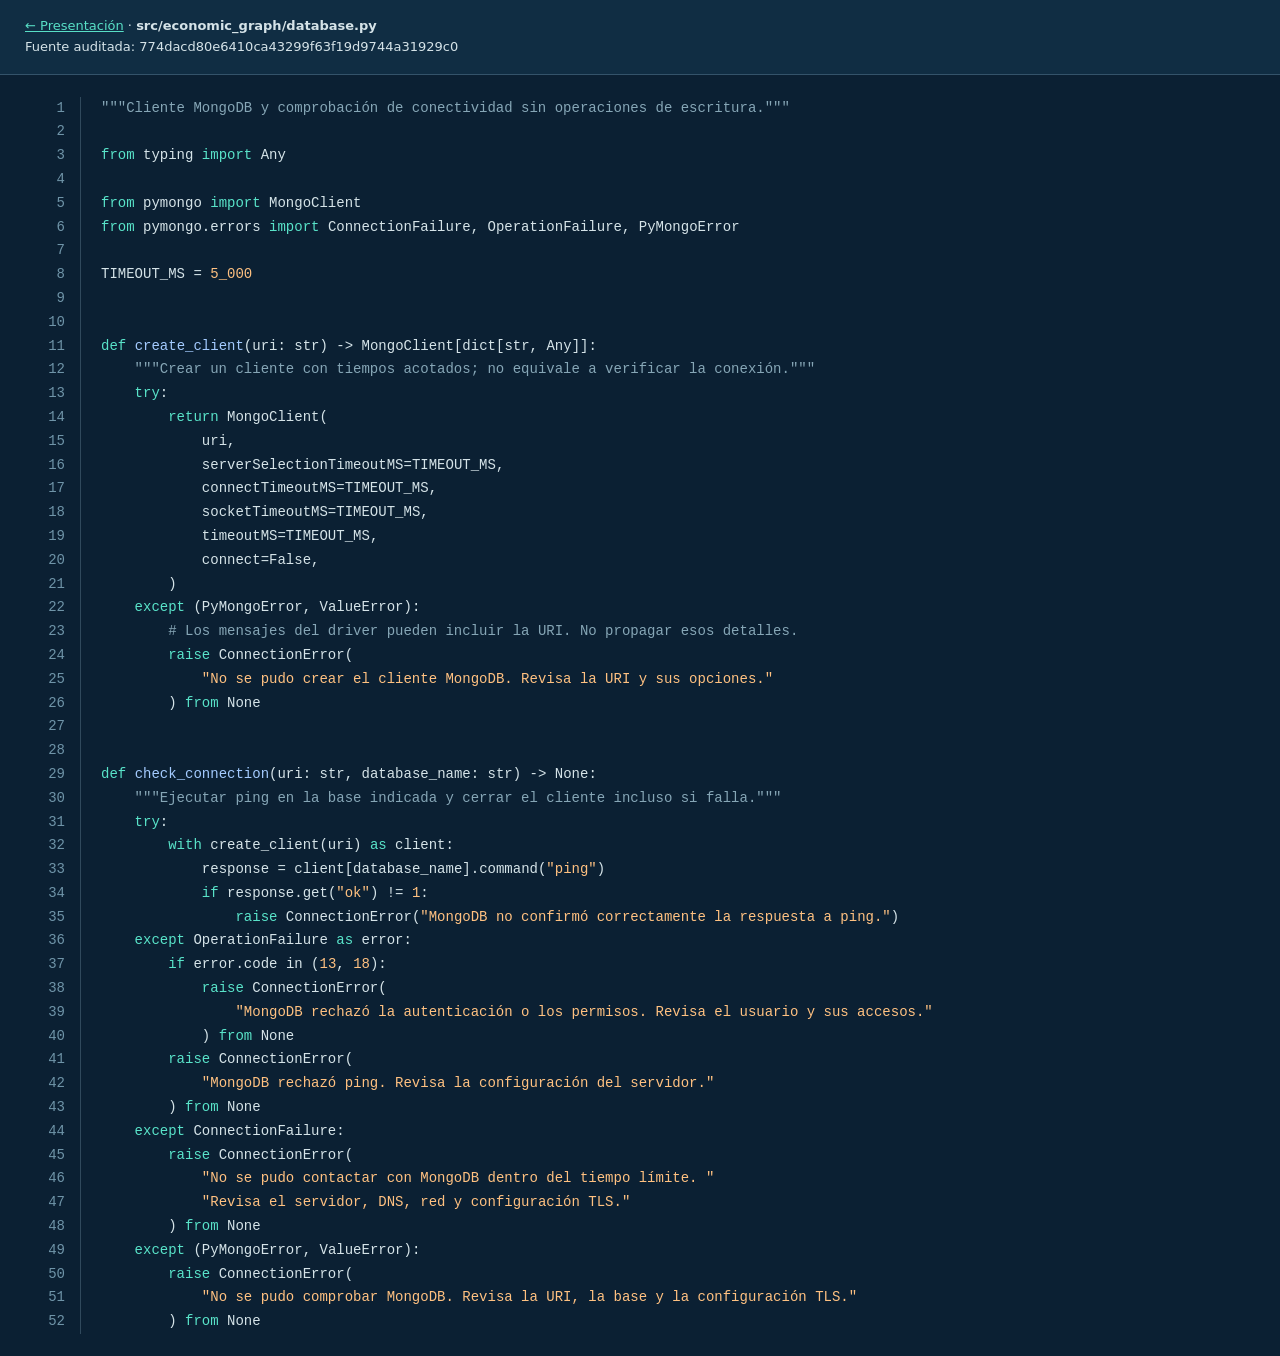
<file: presentation-showcase/evidence/source-html/src__economic_graph__database.py.html>
<!doctype html><html lang="es-MX"><meta charset="utf-8"><meta name="viewport" content="width=device-width,initial-scale=1"><title>src/economic_graph/database.py</title><style>
body{background:#0b2033;color:#d5e3e8;margin:0;font:14px/1.7 Consolas,monospace}header{position:sticky;top:0;background:#102d43;padding:16px 25px;border-bottom:1px solid #34536a;z-index:2;font:13px/1.6 system-ui}header a{color:#58dfc6}main{padding:22px 0}.line{display:flex;gap:20px;min-width:max-content;padding-right:30px;scroll-margin-top:90px}.line>a{text-align:right;min-width:65px;color:#6f94a8;text-decoration:none;border-right:1px solid #30495c;padding-right:15px}code{white-space:pre}.line:target{background:#1f4f50;color:white}.k,.kn,.kd{color:#59e3c9}.s1,.s2,.sa{color:#ffc181}.nf,.nc{color:#a4cbff}.c1,.sd{color:#86a6b6}.mi{color:#ffc181}
</style><header><a href="../../index.html">← Presentación</a> · <strong>src/economic_graph/database.py</strong><br>Fuente auditada: 774dacd80e6410ca43299f63f19d9744a31929c0</header><main><div class="line" id="L1"><a href="#L1">1</a><code><span class="sd">"""Cliente MongoDB y comprobación de conectividad sin operaciones de escritura."""</span></code></div>
<div class="line" id="L2"><a href="#L2">2</a><code> </code></div>
<div class="line" id="L3"><a href="#L3">3</a><code><span class="kn">from</span><span class="w"> </span><span class="nn">typing</span><span class="w"> </span><span class="kn">import</span> <span class="n">Any</span></code></div>
<div class="line" id="L4"><a href="#L4">4</a><code> </code></div>
<div class="line" id="L5"><a href="#L5">5</a><code><span class="kn">from</span><span class="w"> </span><span class="nn">pymongo</span><span class="w"> </span><span class="kn">import</span> <span class="n">MongoClient</span></code></div>
<div class="line" id="L6"><a href="#L6">6</a><code><span class="kn">from</span><span class="w"> </span><span class="nn">pymongo.errors</span><span class="w"> </span><span class="kn">import</span> <span class="n">ConnectionFailure</span><span class="p">,</span> <span class="n">OperationFailure</span><span class="p">,</span> <span class="n">PyMongoError</span></code></div>
<div class="line" id="L7"><a href="#L7">7</a><code> </code></div>
<div class="line" id="L8"><a href="#L8">8</a><code><span class="n">TIMEOUT_MS</span> <span class="o">=</span> <span class="mi">5_000</span></code></div>
<div class="line" id="L9"><a href="#L9">9</a><code> </code></div>
<div class="line" id="L10"><a href="#L10">10</a><code> </code></div>
<div class="line" id="L11"><a href="#L11">11</a><code><span class="k">def</span><span class="w"> </span><span class="nf">create_client</span><span class="p">(</span><span class="n">uri</span><span class="p">:</span> <span class="nb">str</span><span class="p">)</span> <span class="o">-&gt;</span> <span class="n">MongoClient</span><span class="p">[</span><span class="nb">dict</span><span class="p">[</span><span class="nb">str</span><span class="p">,</span> <span class="n">Any</span><span class="p">]]:</span></code></div>
<div class="line" id="L12"><a href="#L12">12</a><code><span class="w">    </span><span class="sd">"""Crear un cliente con tiempos acotados; no equivale a verificar la conexión."""</span></code></div>
<div class="line" id="L13"><a href="#L13">13</a><code>    <span class="k">try</span><span class="p">:</span></code></div>
<div class="line" id="L14"><a href="#L14">14</a><code>        <span class="k">return</span> <span class="n">MongoClient</span><span class="p">(</span></code></div>
<div class="line" id="L15"><a href="#L15">15</a><code>            <span class="n">uri</span><span class="p">,</span></code></div>
<div class="line" id="L16"><a href="#L16">16</a><code>            <span class="n">serverSelectionTimeoutMS</span><span class="o">=</span><span class="n">TIMEOUT_MS</span><span class="p">,</span></code></div>
<div class="line" id="L17"><a href="#L17">17</a><code>            <span class="n">connectTimeoutMS</span><span class="o">=</span><span class="n">TIMEOUT_MS</span><span class="p">,</span></code></div>
<div class="line" id="L18"><a href="#L18">18</a><code>            <span class="n">socketTimeoutMS</span><span class="o">=</span><span class="n">TIMEOUT_MS</span><span class="p">,</span></code></div>
<div class="line" id="L19"><a href="#L19">19</a><code>            <span class="n">timeoutMS</span><span class="o">=</span><span class="n">TIMEOUT_MS</span><span class="p">,</span></code></div>
<div class="line" id="L20"><a href="#L20">20</a><code>            <span class="n">connect</span><span class="o">=</span><span class="kc">False</span><span class="p">,</span></code></div>
<div class="line" id="L21"><a href="#L21">21</a><code>        <span class="p">)</span></code></div>
<div class="line" id="L22"><a href="#L22">22</a><code>    <span class="k">except</span> <span class="p">(</span><span class="n">PyMongoError</span><span class="p">,</span> <span class="ne">ValueError</span><span class="p">):</span></code></div>
<div class="line" id="L23"><a href="#L23">23</a><code>        <span class="c1"># Los mensajes del driver pueden incluir la URI. No propagar esos detalles.</span></code></div>
<div class="line" id="L24"><a href="#L24">24</a><code>        <span class="k">raise</span> <span class="ne">ConnectionError</span><span class="p">(</span></code></div>
<div class="line" id="L25"><a href="#L25">25</a><code>            <span class="s2">"No se pudo crear el cliente MongoDB. Revisa la URI y sus opciones."</span></code></div>
<div class="line" id="L26"><a href="#L26">26</a><code>        <span class="p">)</span> <span class="kn">from</span><span class="w"> </span><span class="kc">None</span></code></div>
<div class="line" id="L27"><a href="#L27">27</a><code> </code></div>
<div class="line" id="L28"><a href="#L28">28</a><code> </code></div>
<div class="line" id="L29"><a href="#L29">29</a><code><span class="k">def</span><span class="w"> </span><span class="nf">check_connection</span><span class="p">(</span><span class="n">uri</span><span class="p">:</span> <span class="nb">str</span><span class="p">,</span> <span class="n">database_name</span><span class="p">:</span> <span class="nb">str</span><span class="p">)</span> <span class="o">-&gt;</span> <span class="kc">None</span><span class="p">:</span></code></div>
<div class="line" id="L30"><a href="#L30">30</a><code><span class="w">    </span><span class="sd">"""Ejecutar ping en la base indicada y cerrar el cliente incluso si falla."""</span></code></div>
<div class="line" id="L31"><a href="#L31">31</a><code>    <span class="k">try</span><span class="p">:</span></code></div>
<div class="line" id="L32"><a href="#L32">32</a><code>        <span class="k">with</span> <span class="n">create_client</span><span class="p">(</span><span class="n">uri</span><span class="p">)</span> <span class="k">as</span> <span class="n">client</span><span class="p">:</span></code></div>
<div class="line" id="L33"><a href="#L33">33</a><code>            <span class="n">response</span> <span class="o">=</span> <span class="n">client</span><span class="p">[</span><span class="n">database_name</span><span class="p">]</span><span class="o">.</span><span class="n">command</span><span class="p">(</span><span class="s2">"ping"</span><span class="p">)</span></code></div>
<div class="line" id="L34"><a href="#L34">34</a><code>            <span class="k">if</span> <span class="n">response</span><span class="o">.</span><span class="n">get</span><span class="p">(</span><span class="s2">"ok"</span><span class="p">)</span> <span class="o">!=</span> <span class="mi">1</span><span class="p">:</span></code></div>
<div class="line" id="L35"><a href="#L35">35</a><code>                <span class="k">raise</span> <span class="ne">ConnectionError</span><span class="p">(</span><span class="s2">"MongoDB no confirmó correctamente la respuesta a ping."</span><span class="p">)</span></code></div>
<div class="line" id="L36"><a href="#L36">36</a><code>    <span class="k">except</span> <span class="n">OperationFailure</span> <span class="k">as</span> <span class="n">error</span><span class="p">:</span></code></div>
<div class="line" id="L37"><a href="#L37">37</a><code>        <span class="k">if</span> <span class="n">error</span><span class="o">.</span><span class="n">code</span> <span class="ow">in</span> <span class="p">(</span><span class="mi">13</span><span class="p">,</span> <span class="mi">18</span><span class="p">):</span></code></div>
<div class="line" id="L38"><a href="#L38">38</a><code>            <span class="k">raise</span> <span class="ne">ConnectionError</span><span class="p">(</span></code></div>
<div class="line" id="L39"><a href="#L39">39</a><code>                <span class="s2">"MongoDB rechazó la autenticación o los permisos. Revisa el usuario y sus accesos."</span></code></div>
<div class="line" id="L40"><a href="#L40">40</a><code>            <span class="p">)</span> <span class="kn">from</span><span class="w"> </span><span class="kc">None</span></code></div>
<div class="line" id="L41"><a href="#L41">41</a><code>        <span class="k">raise</span> <span class="ne">ConnectionError</span><span class="p">(</span></code></div>
<div class="line" id="L42"><a href="#L42">42</a><code>            <span class="s2">"MongoDB rechazó ping. Revisa la configuración del servidor."</span></code></div>
<div class="line" id="L43"><a href="#L43">43</a><code>        <span class="p">)</span> <span class="kn">from</span><span class="w"> </span><span class="kc">None</span></code></div>
<div class="line" id="L44"><a href="#L44">44</a><code>    <span class="k">except</span> <span class="n">ConnectionFailure</span><span class="p">:</span></code></div>
<div class="line" id="L45"><a href="#L45">45</a><code>        <span class="k">raise</span> <span class="ne">ConnectionError</span><span class="p">(</span></code></div>
<div class="line" id="L46"><a href="#L46">46</a><code>            <span class="s2">"No se pudo contactar con MongoDB dentro del tiempo límite. "</span></code></div>
<div class="line" id="L47"><a href="#L47">47</a><code>            <span class="s2">"Revisa el servidor, DNS, red y configuración TLS."</span></code></div>
<div class="line" id="L48"><a href="#L48">48</a><code>        <span class="p">)</span> <span class="kn">from</span><span class="w"> </span><span class="kc">None</span></code></div>
<div class="line" id="L49"><a href="#L49">49</a><code>    <span class="k">except</span> <span class="p">(</span><span class="n">PyMongoError</span><span class="p">,</span> <span class="ne">ValueError</span><span class="p">):</span></code></div>
<div class="line" id="L50"><a href="#L50">50</a><code>        <span class="k">raise</span> <span class="ne">ConnectionError</span><span class="p">(</span></code></div>
<div class="line" id="L51"><a href="#L51">51</a><code>            <span class="s2">"No se pudo comprobar MongoDB. Revisa la URI, la base y la configuración TLS."</span></code></div>
<div class="line" id="L52"><a href="#L52">52</a><code>        <span class="p">)</span> <span class="kn">from</span><span class="w"> </span><span class="kc">None</span></code></div></main></html>
</file>
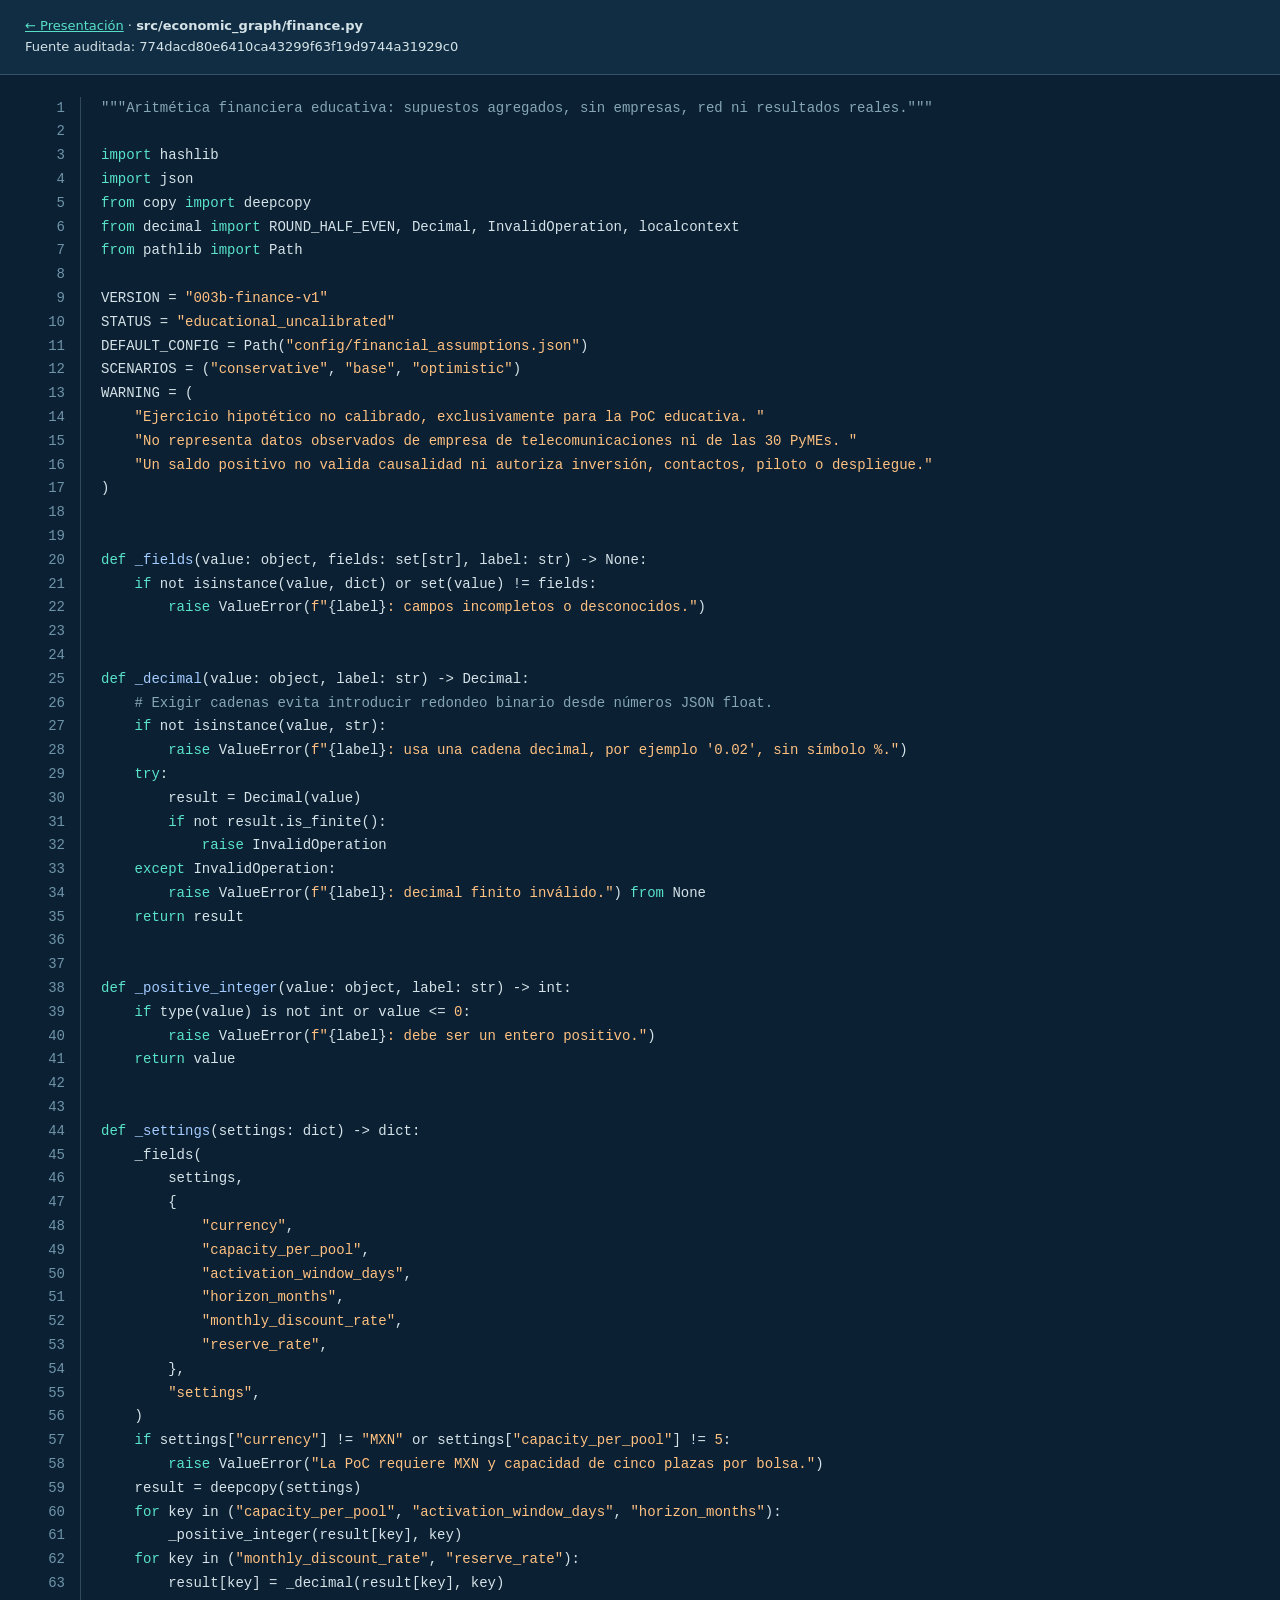
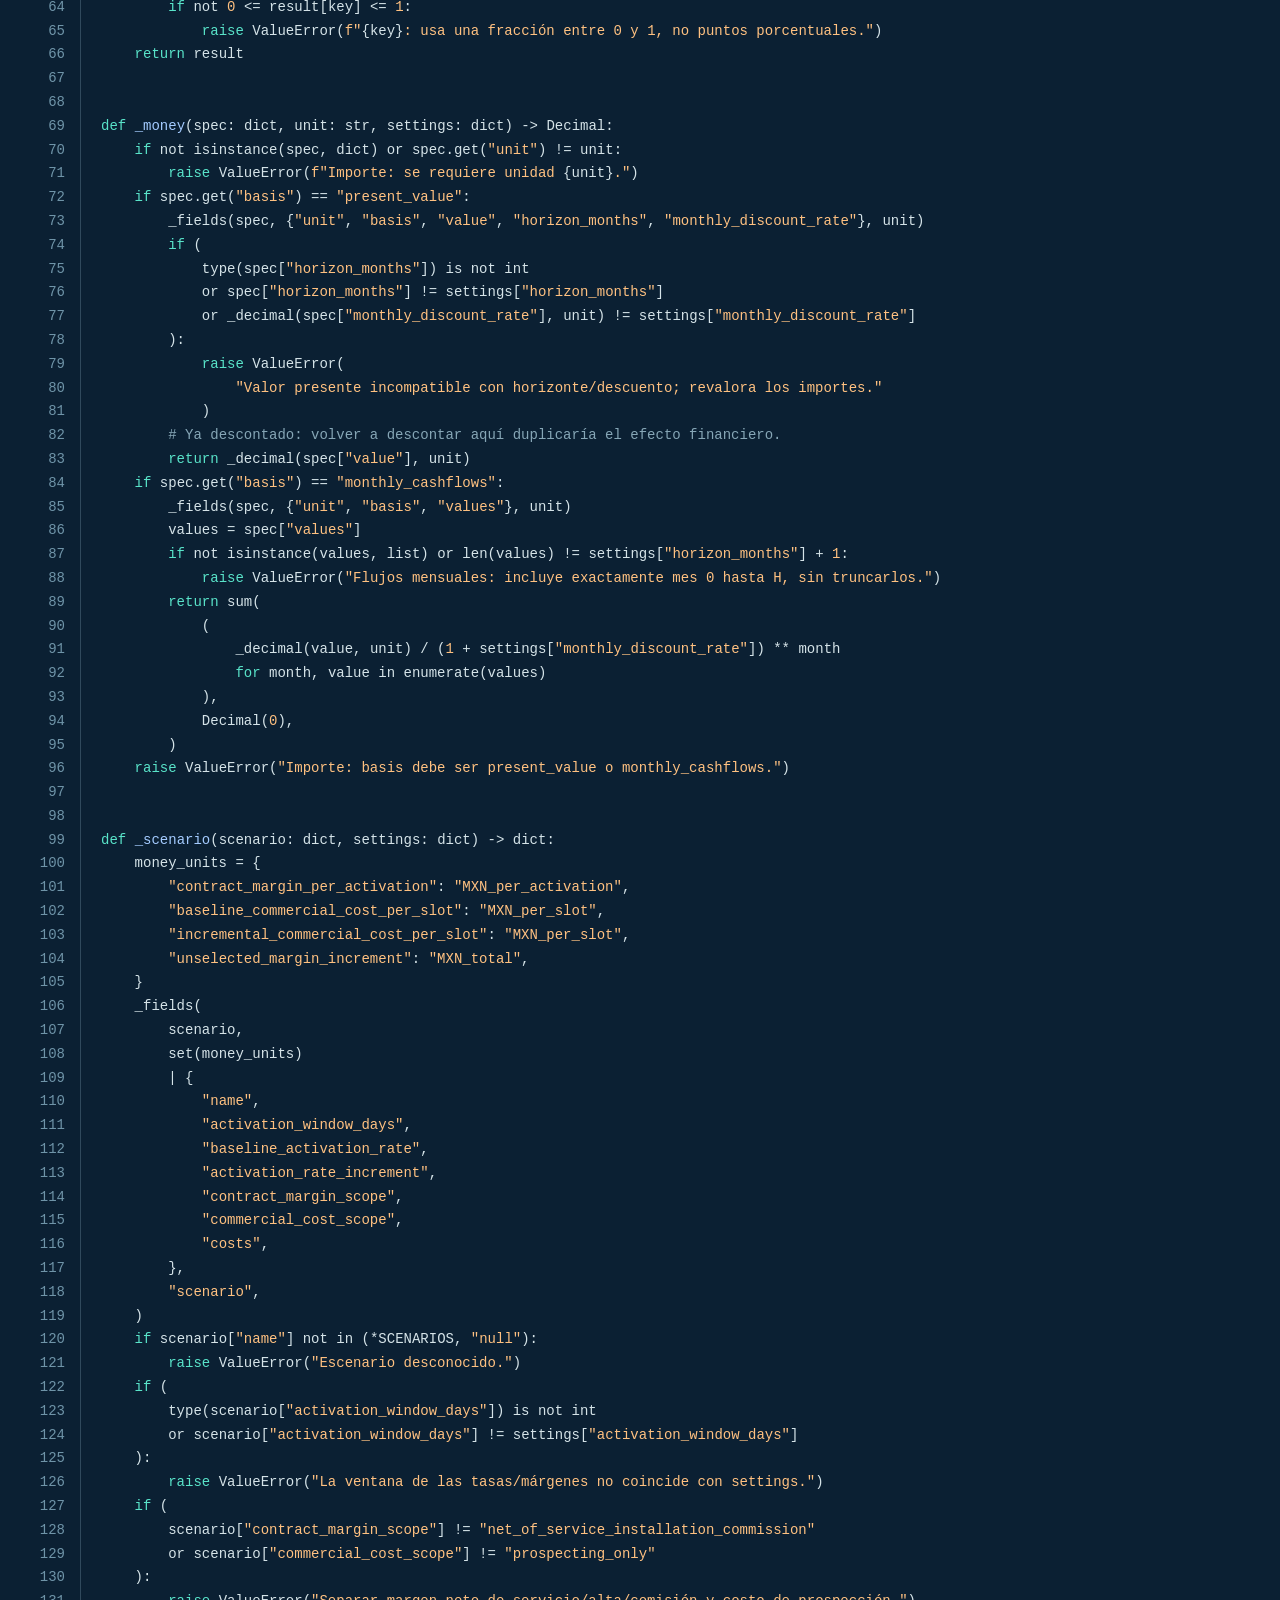
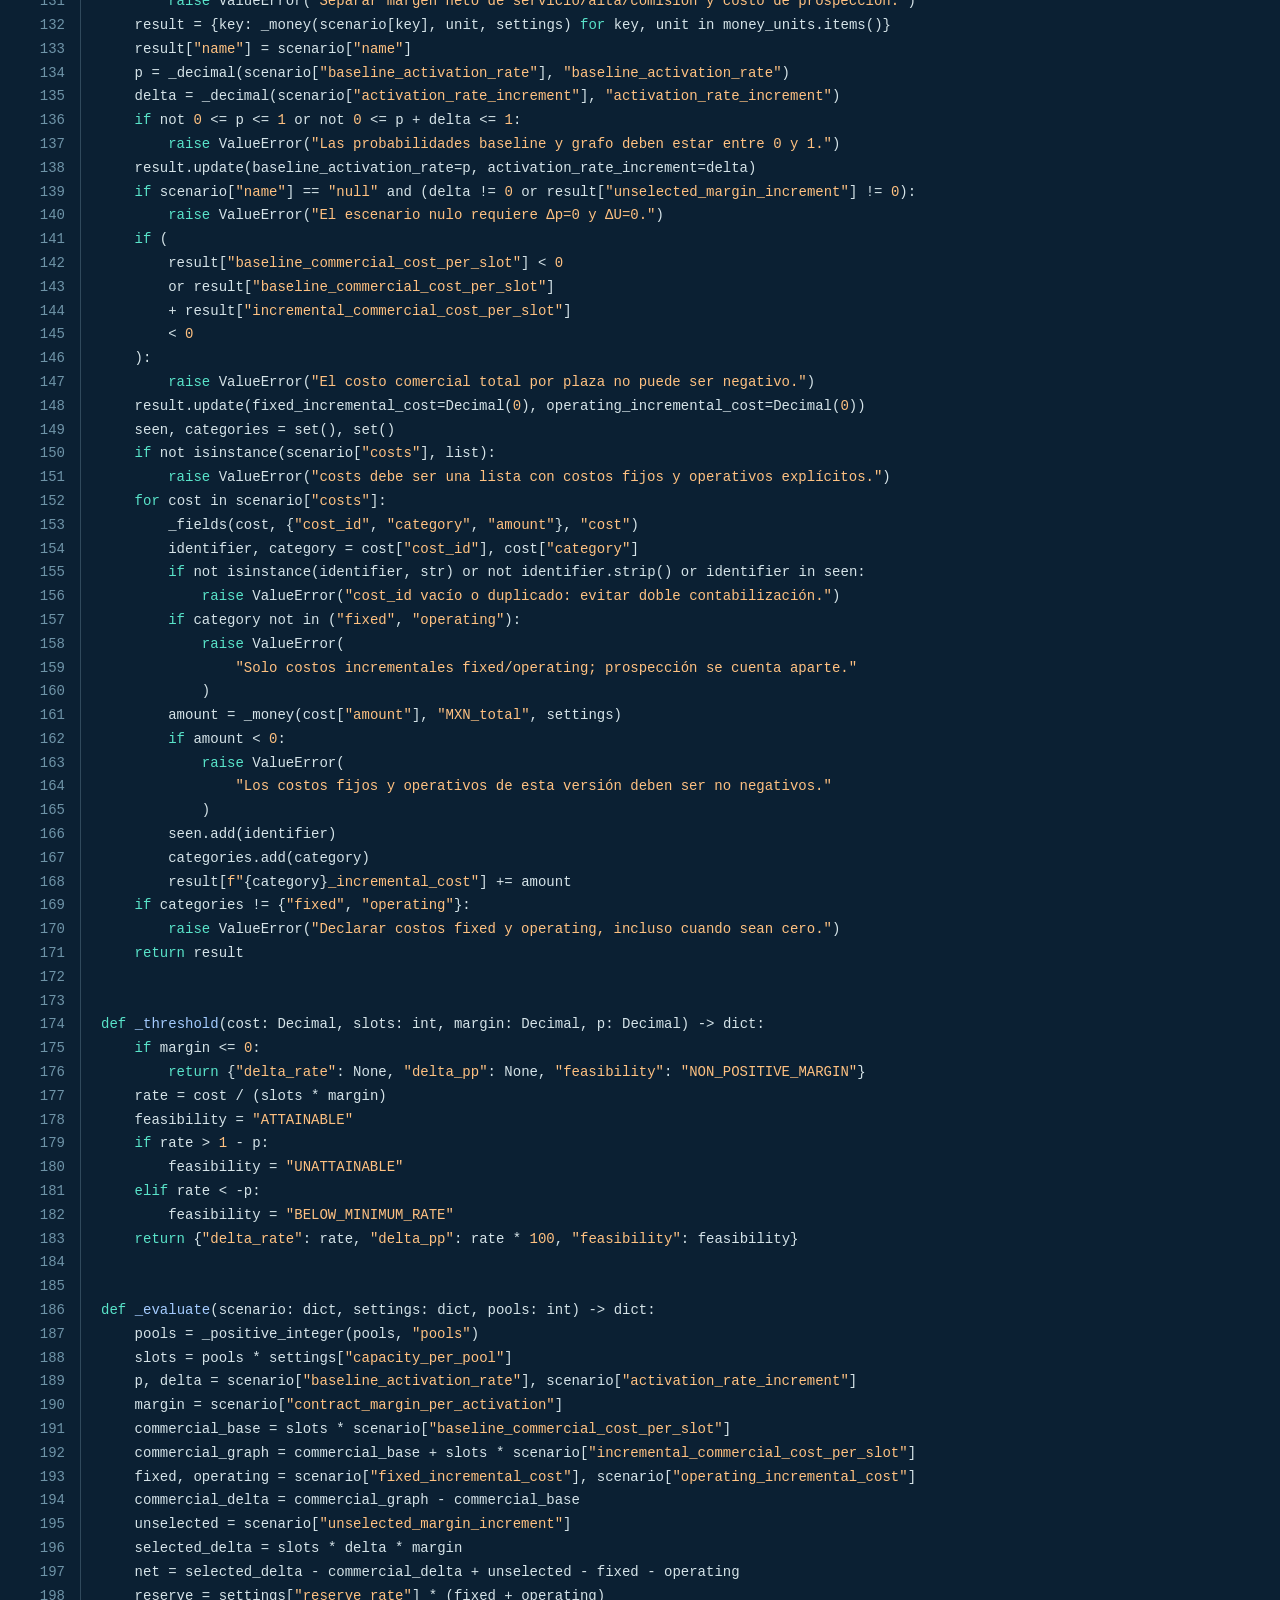
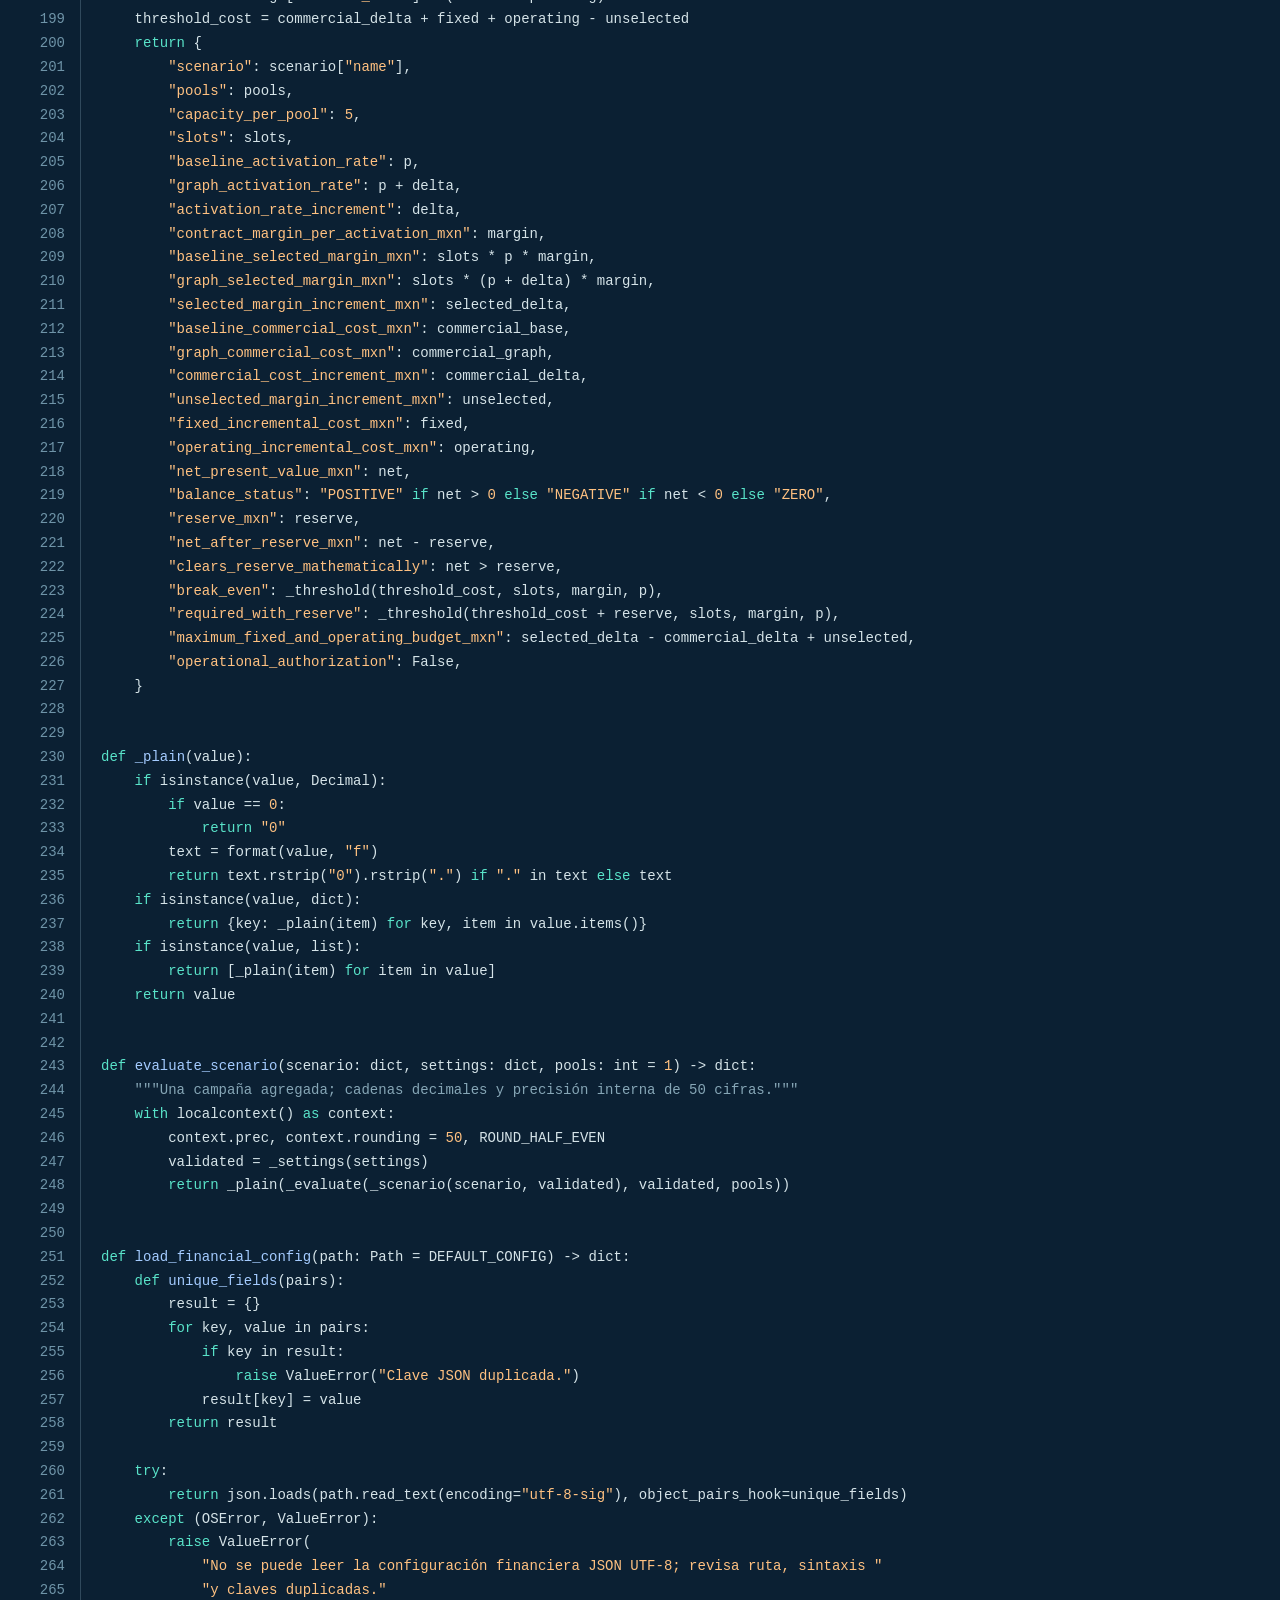
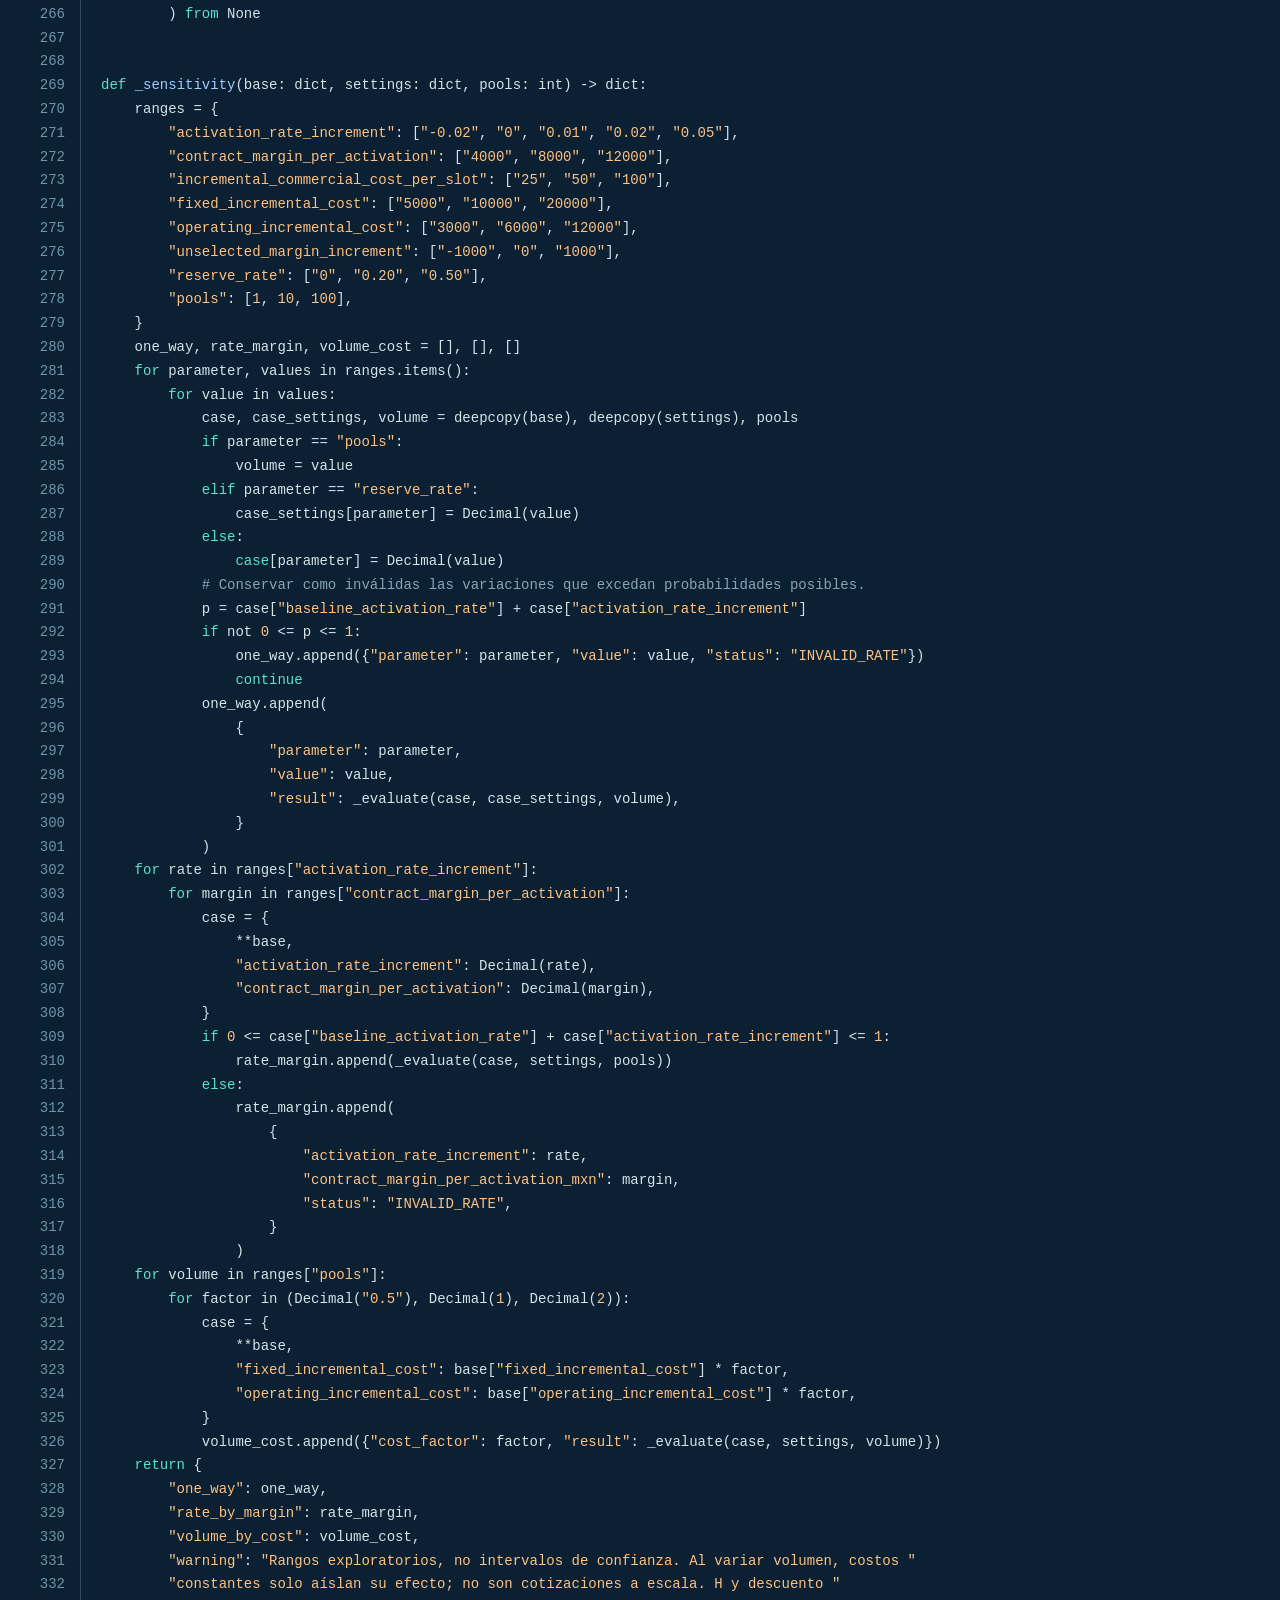
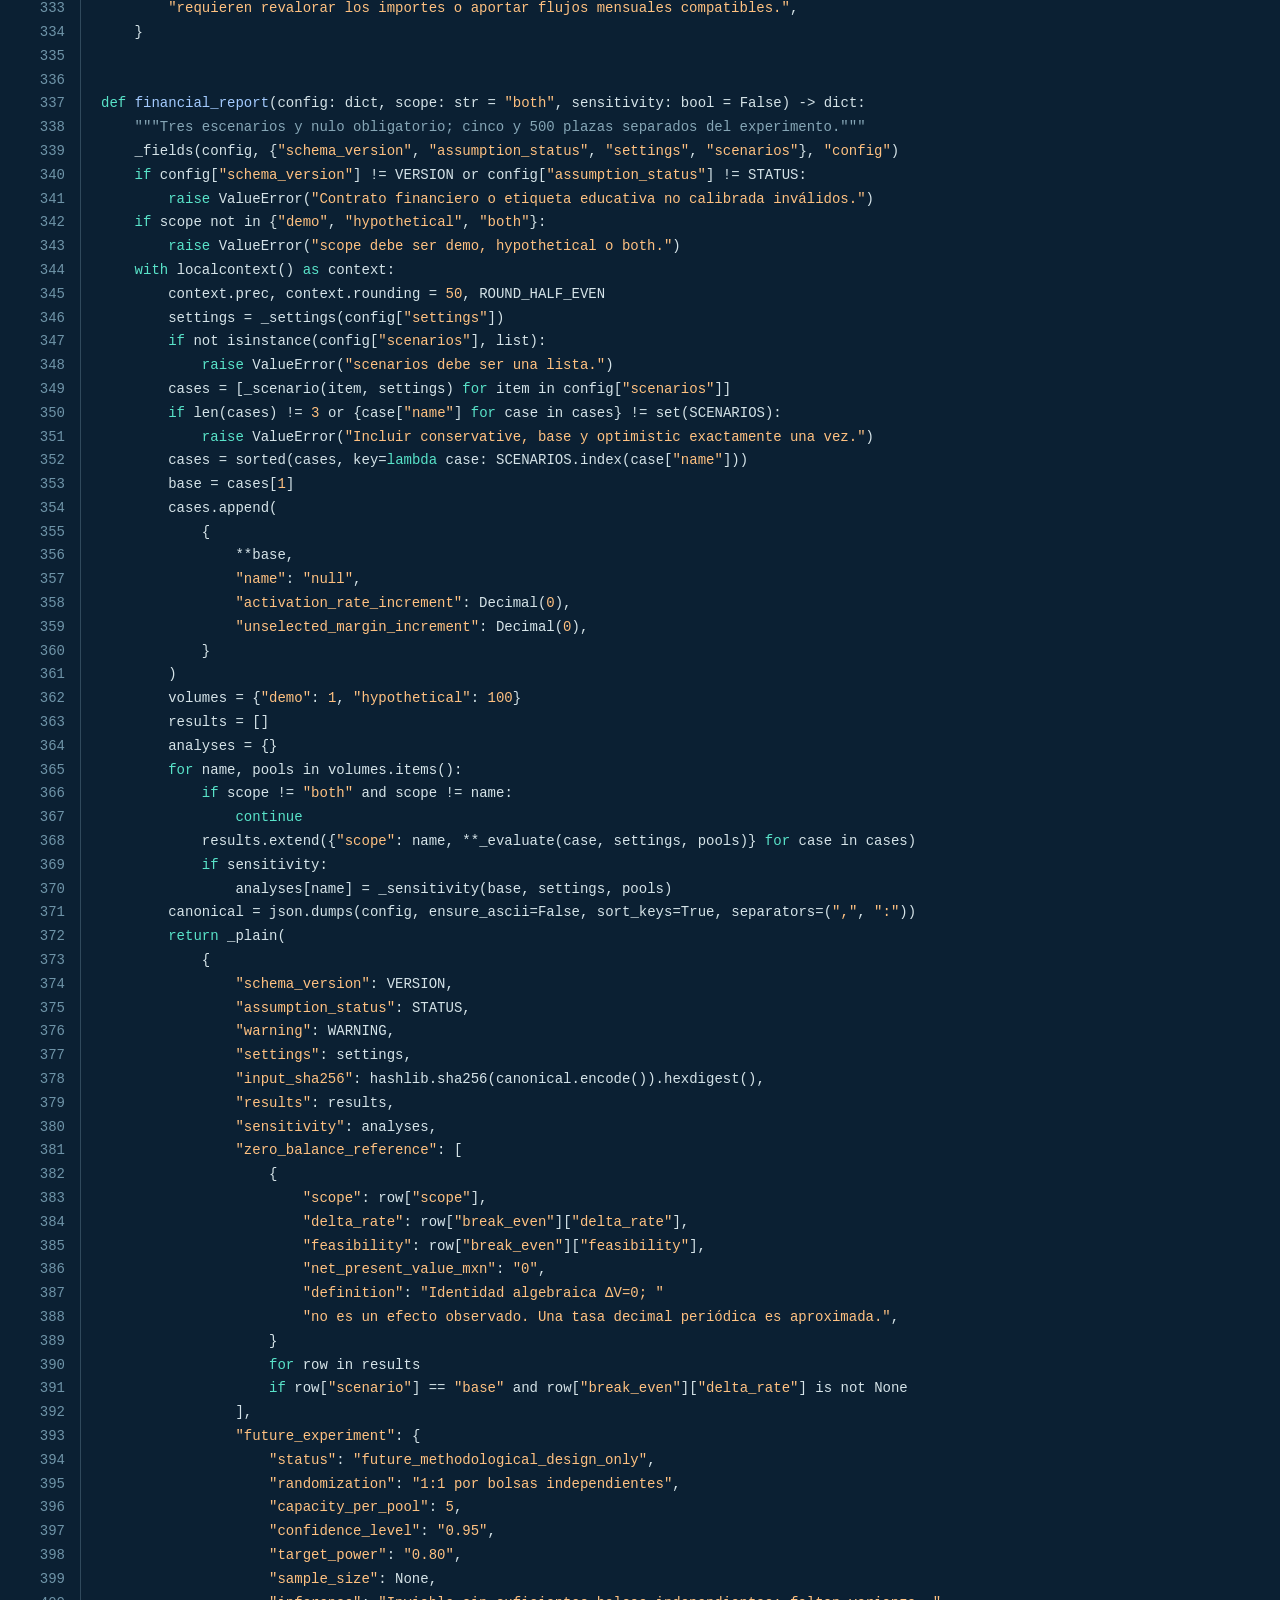
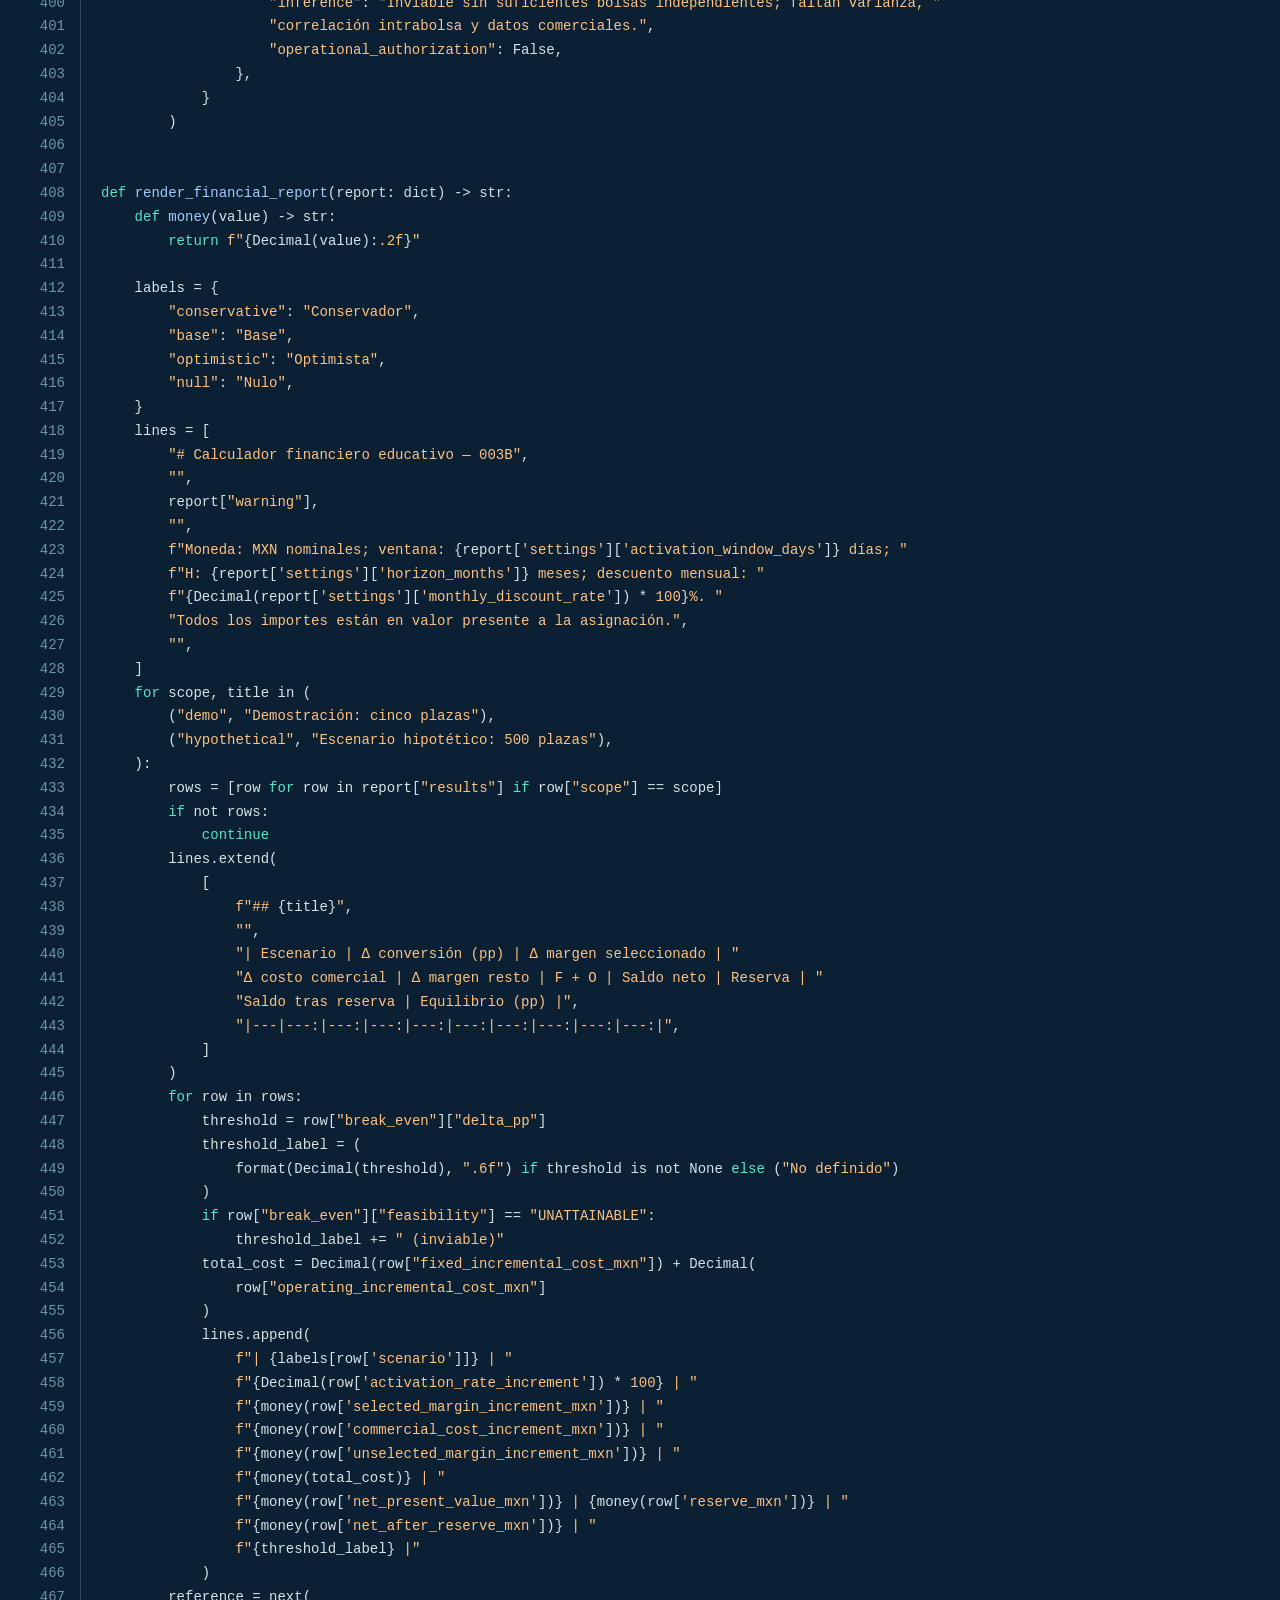
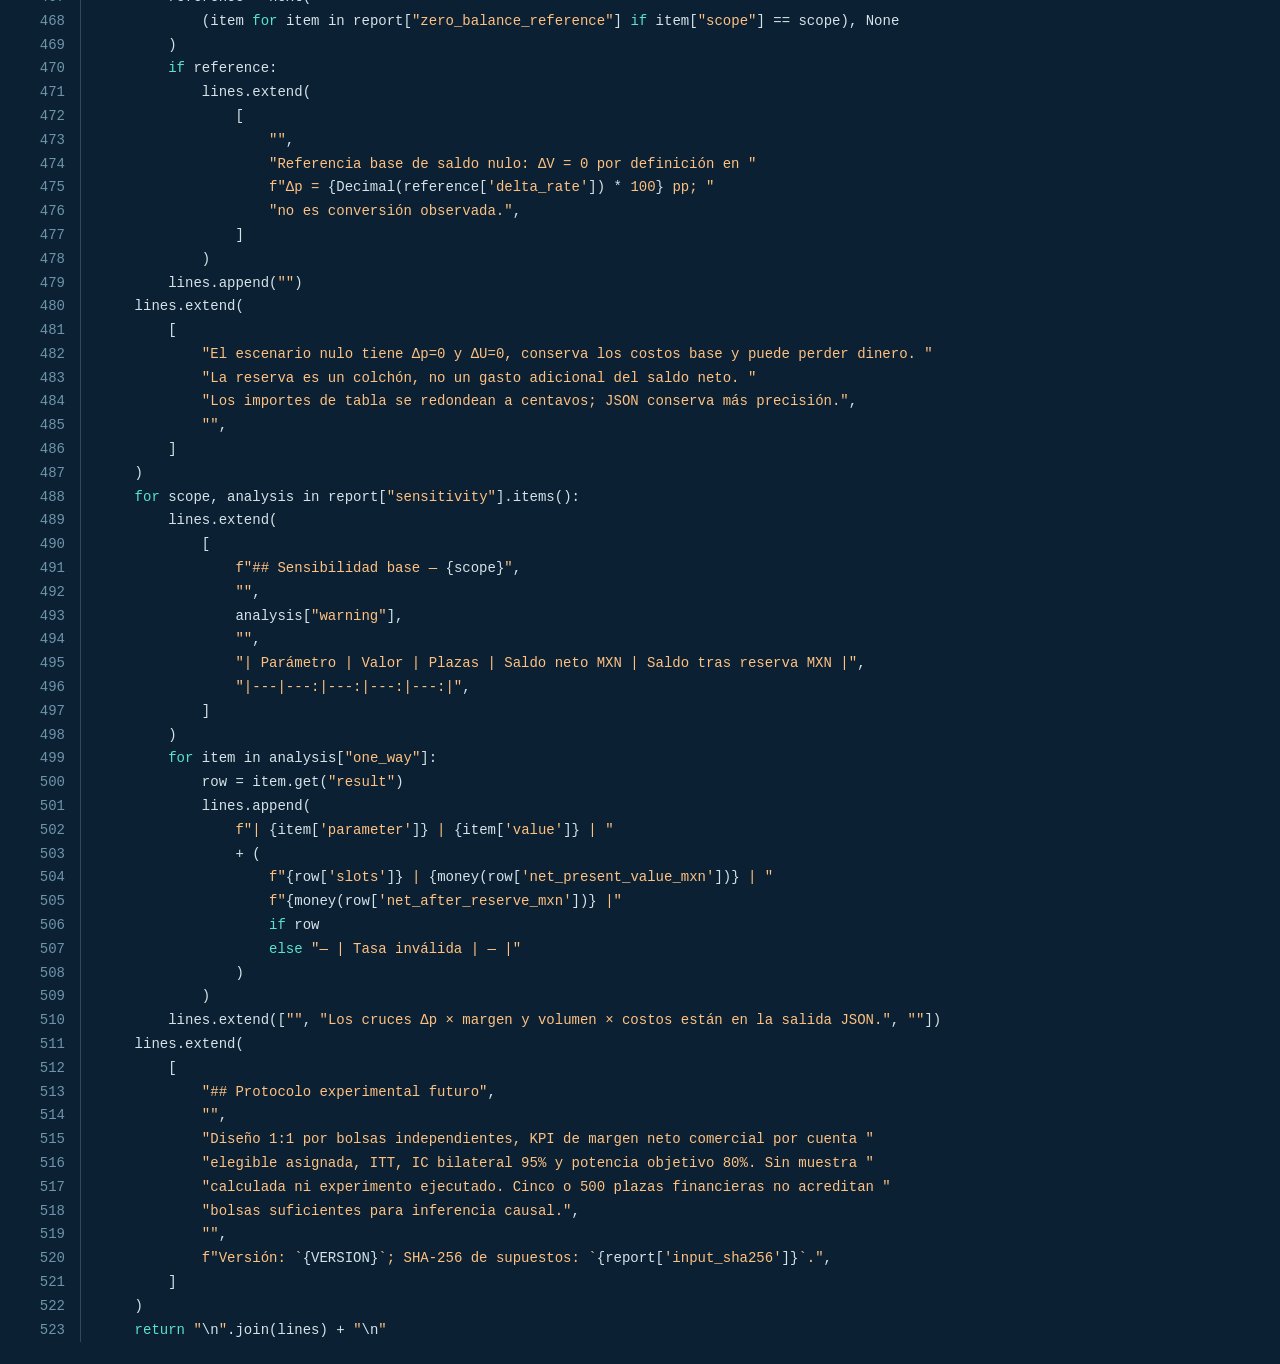
<file: presentation-showcase/evidence/source-html/src__economic_graph__finance.py.html>
<!doctype html><html lang="es-MX"><meta charset="utf-8"><meta name="viewport" content="width=device-width,initial-scale=1"><title>src/economic_graph/finance.py</title><style>
body{background:#0b2033;color:#d5e3e8;margin:0;font:14px/1.7 Consolas,monospace}header{position:sticky;top:0;background:#102d43;padding:16px 25px;border-bottom:1px solid #34536a;z-index:2;font:13px/1.6 system-ui}header a{color:#58dfc6}main{padding:22px 0}.line{display:flex;gap:20px;min-width:max-content;padding-right:30px;scroll-margin-top:90px}.line>a{text-align:right;min-width:65px;color:#6f94a8;text-decoration:none;border-right:1px solid #30495c;padding-right:15px}code{white-space:pre}.line:target{background:#1f4f50;color:white}.k,.kn,.kd{color:#59e3c9}.s1,.s2,.sa{color:#ffc181}.nf,.nc{color:#a4cbff}.c1,.sd{color:#86a6b6}.mi{color:#ffc181}
</style><header><a href="../../index.html">← Presentación</a> · <strong>src/economic_graph/finance.py</strong><br>Fuente auditada: 774dacd80e6410ca43299f63f19d9744a31929c0</header><main><div class="line" id="L1"><a href="#L1">1</a><code><span class="sd">"""Aritmética financiera educativa: supuestos agregados, sin empresas, red ni resultados reales."""</span></code></div>
<div class="line" id="L2"><a href="#L2">2</a><code> </code></div>
<div class="line" id="L3"><a href="#L3">3</a><code><span class="kn">import</span><span class="w"> </span><span class="nn">hashlib</span></code></div>
<div class="line" id="L4"><a href="#L4">4</a><code><span class="kn">import</span><span class="w"> </span><span class="nn">json</span></code></div>
<div class="line" id="L5"><a href="#L5">5</a><code><span class="kn">from</span><span class="w"> </span><span class="nn">copy</span><span class="w"> </span><span class="kn">import</span> <span class="n">deepcopy</span></code></div>
<div class="line" id="L6"><a href="#L6">6</a><code><span class="kn">from</span><span class="w"> </span><span class="nn">decimal</span><span class="w"> </span><span class="kn">import</span> <span class="n">ROUND_HALF_EVEN</span><span class="p">,</span> <span class="n">Decimal</span><span class="p">,</span> <span class="n">InvalidOperation</span><span class="p">,</span> <span class="n">localcontext</span></code></div>
<div class="line" id="L7"><a href="#L7">7</a><code><span class="kn">from</span><span class="w"> </span><span class="nn">pathlib</span><span class="w"> </span><span class="kn">import</span> <span class="n">Path</span></code></div>
<div class="line" id="L8"><a href="#L8">8</a><code> </code></div>
<div class="line" id="L9"><a href="#L9">9</a><code><span class="n">VERSION</span> <span class="o">=</span> <span class="s2">"003b-finance-v1"</span></code></div>
<div class="line" id="L10"><a href="#L10">10</a><code><span class="n">STATUS</span> <span class="o">=</span> <span class="s2">"educational_uncalibrated"</span></code></div>
<div class="line" id="L11"><a href="#L11">11</a><code><span class="n">DEFAULT_CONFIG</span> <span class="o">=</span> <span class="n">Path</span><span class="p">(</span><span class="s2">"config/financial_assumptions.json"</span><span class="p">)</span></code></div>
<div class="line" id="L12"><a href="#L12">12</a><code><span class="n">SCENARIOS</span> <span class="o">=</span> <span class="p">(</span><span class="s2">"conservative"</span><span class="p">,</span> <span class="s2">"base"</span><span class="p">,</span> <span class="s2">"optimistic"</span><span class="p">)</span></code></div>
<div class="line" id="L13"><a href="#L13">13</a><code><span class="n">WARNING</span> <span class="o">=</span> <span class="p">(</span></code></div>
<div class="line" id="L14"><a href="#L14">14</a><code>    <span class="s2">"Ejercicio hipotético no calibrado, exclusivamente para la PoC educativa. "</span></code></div>
<div class="line" id="L15"><a href="#L15">15</a><code>    <span class="s2">"No representa datos observados de empresa de telecomunicaciones ni de las 30 PyMEs. "</span></code></div>
<div class="line" id="L16"><a href="#L16">16</a><code>    <span class="s2">"Un saldo positivo no valida causalidad ni autoriza inversión, contactos, piloto o despliegue."</span></code></div>
<div class="line" id="L17"><a href="#L17">17</a><code><span class="p">)</span></code></div>
<div class="line" id="L18"><a href="#L18">18</a><code> </code></div>
<div class="line" id="L19"><a href="#L19">19</a><code> </code></div>
<div class="line" id="L20"><a href="#L20">20</a><code><span class="k">def</span><span class="w"> </span><span class="nf">_fields</span><span class="p">(</span><span class="n">value</span><span class="p">:</span> <span class="nb">object</span><span class="p">,</span> <span class="n">fields</span><span class="p">:</span> <span class="nb">set</span><span class="p">[</span><span class="nb">str</span><span class="p">],</span> <span class="n">label</span><span class="p">:</span> <span class="nb">str</span><span class="p">)</span> <span class="o">-&gt;</span> <span class="kc">None</span><span class="p">:</span></code></div>
<div class="line" id="L21"><a href="#L21">21</a><code>    <span class="k">if</span> <span class="ow">not</span> <span class="nb">isinstance</span><span class="p">(</span><span class="n">value</span><span class="p">,</span> <span class="nb">dict</span><span class="p">)</span> <span class="ow">or</span> <span class="nb">set</span><span class="p">(</span><span class="n">value</span><span class="p">)</span> <span class="o">!=</span> <span class="n">fields</span><span class="p">:</span></code></div>
<div class="line" id="L22"><a href="#L22">22</a><code>        <span class="k">raise</span> <span class="ne">ValueError</span><span class="p">(</span><span class="sa">f</span><span class="s2">"</span><span class="si">{</span><span class="n">label</span><span class="si">}</span><span class="s2">: campos incompletos o desconocidos."</span><span class="p">)</span></code></div>
<div class="line" id="L23"><a href="#L23">23</a><code> </code></div>
<div class="line" id="L24"><a href="#L24">24</a><code> </code></div>
<div class="line" id="L25"><a href="#L25">25</a><code><span class="k">def</span><span class="w"> </span><span class="nf">_decimal</span><span class="p">(</span><span class="n">value</span><span class="p">:</span> <span class="nb">object</span><span class="p">,</span> <span class="n">label</span><span class="p">:</span> <span class="nb">str</span><span class="p">)</span> <span class="o">-&gt;</span> <span class="n">Decimal</span><span class="p">:</span></code></div>
<div class="line" id="L26"><a href="#L26">26</a><code>    <span class="c1"># Exigir cadenas evita introducir redondeo binario desde números JSON float.</span></code></div>
<div class="line" id="L27"><a href="#L27">27</a><code>    <span class="k">if</span> <span class="ow">not</span> <span class="nb">isinstance</span><span class="p">(</span><span class="n">value</span><span class="p">,</span> <span class="nb">str</span><span class="p">):</span></code></div>
<div class="line" id="L28"><a href="#L28">28</a><code>        <span class="k">raise</span> <span class="ne">ValueError</span><span class="p">(</span><span class="sa">f</span><span class="s2">"</span><span class="si">{</span><span class="n">label</span><span class="si">}</span><span class="s2">: usa una cadena decimal, por ejemplo '0.02', sin símbolo %."</span><span class="p">)</span></code></div>
<div class="line" id="L29"><a href="#L29">29</a><code>    <span class="k">try</span><span class="p">:</span></code></div>
<div class="line" id="L30"><a href="#L30">30</a><code>        <span class="n">result</span> <span class="o">=</span> <span class="n">Decimal</span><span class="p">(</span><span class="n">value</span><span class="p">)</span></code></div>
<div class="line" id="L31"><a href="#L31">31</a><code>        <span class="k">if</span> <span class="ow">not</span> <span class="n">result</span><span class="o">.</span><span class="n">is_finite</span><span class="p">():</span></code></div>
<div class="line" id="L32"><a href="#L32">32</a><code>            <span class="k">raise</span> <span class="n">InvalidOperation</span></code></div>
<div class="line" id="L33"><a href="#L33">33</a><code>    <span class="k">except</span> <span class="n">InvalidOperation</span><span class="p">:</span></code></div>
<div class="line" id="L34"><a href="#L34">34</a><code>        <span class="k">raise</span> <span class="ne">ValueError</span><span class="p">(</span><span class="sa">f</span><span class="s2">"</span><span class="si">{</span><span class="n">label</span><span class="si">}</span><span class="s2">: decimal finito inválido."</span><span class="p">)</span> <span class="kn">from</span><span class="w"> </span><span class="kc">None</span></code></div>
<div class="line" id="L35"><a href="#L35">35</a><code>    <span class="k">return</span> <span class="n">result</span></code></div>
<div class="line" id="L36"><a href="#L36">36</a><code> </code></div>
<div class="line" id="L37"><a href="#L37">37</a><code> </code></div>
<div class="line" id="L38"><a href="#L38">38</a><code><span class="k">def</span><span class="w"> </span><span class="nf">_positive_integer</span><span class="p">(</span><span class="n">value</span><span class="p">:</span> <span class="nb">object</span><span class="p">,</span> <span class="n">label</span><span class="p">:</span> <span class="nb">str</span><span class="p">)</span> <span class="o">-&gt;</span> <span class="nb">int</span><span class="p">:</span></code></div>
<div class="line" id="L39"><a href="#L39">39</a><code>    <span class="k">if</span> <span class="nb">type</span><span class="p">(</span><span class="n">value</span><span class="p">)</span> <span class="ow">is</span> <span class="ow">not</span> <span class="nb">int</span> <span class="ow">or</span> <span class="n">value</span> <span class="o">&lt;=</span> <span class="mi">0</span><span class="p">:</span></code></div>
<div class="line" id="L40"><a href="#L40">40</a><code>        <span class="k">raise</span> <span class="ne">ValueError</span><span class="p">(</span><span class="sa">f</span><span class="s2">"</span><span class="si">{</span><span class="n">label</span><span class="si">}</span><span class="s2">: debe ser un entero positivo."</span><span class="p">)</span></code></div>
<div class="line" id="L41"><a href="#L41">41</a><code>    <span class="k">return</span> <span class="n">value</span></code></div>
<div class="line" id="L42"><a href="#L42">42</a><code> </code></div>
<div class="line" id="L43"><a href="#L43">43</a><code> </code></div>
<div class="line" id="L44"><a href="#L44">44</a><code><span class="k">def</span><span class="w"> </span><span class="nf">_settings</span><span class="p">(</span><span class="n">settings</span><span class="p">:</span> <span class="nb">dict</span><span class="p">)</span> <span class="o">-&gt;</span> <span class="nb">dict</span><span class="p">:</span></code></div>
<div class="line" id="L45"><a href="#L45">45</a><code>    <span class="n">_fields</span><span class="p">(</span></code></div>
<div class="line" id="L46"><a href="#L46">46</a><code>        <span class="n">settings</span><span class="p">,</span></code></div>
<div class="line" id="L47"><a href="#L47">47</a><code>        <span class="p">{</span></code></div>
<div class="line" id="L48"><a href="#L48">48</a><code>            <span class="s2">"currency"</span><span class="p">,</span></code></div>
<div class="line" id="L49"><a href="#L49">49</a><code>            <span class="s2">"capacity_per_pool"</span><span class="p">,</span></code></div>
<div class="line" id="L50"><a href="#L50">50</a><code>            <span class="s2">"activation_window_days"</span><span class="p">,</span></code></div>
<div class="line" id="L51"><a href="#L51">51</a><code>            <span class="s2">"horizon_months"</span><span class="p">,</span></code></div>
<div class="line" id="L52"><a href="#L52">52</a><code>            <span class="s2">"monthly_discount_rate"</span><span class="p">,</span></code></div>
<div class="line" id="L53"><a href="#L53">53</a><code>            <span class="s2">"reserve_rate"</span><span class="p">,</span></code></div>
<div class="line" id="L54"><a href="#L54">54</a><code>        <span class="p">},</span></code></div>
<div class="line" id="L55"><a href="#L55">55</a><code>        <span class="s2">"settings"</span><span class="p">,</span></code></div>
<div class="line" id="L56"><a href="#L56">56</a><code>    <span class="p">)</span></code></div>
<div class="line" id="L57"><a href="#L57">57</a><code>    <span class="k">if</span> <span class="n">settings</span><span class="p">[</span><span class="s2">"currency"</span><span class="p">]</span> <span class="o">!=</span> <span class="s2">"MXN"</span> <span class="ow">or</span> <span class="n">settings</span><span class="p">[</span><span class="s2">"capacity_per_pool"</span><span class="p">]</span> <span class="o">!=</span> <span class="mi">5</span><span class="p">:</span></code></div>
<div class="line" id="L58"><a href="#L58">58</a><code>        <span class="k">raise</span> <span class="ne">ValueError</span><span class="p">(</span><span class="s2">"La PoC requiere MXN y capacidad de cinco plazas por bolsa."</span><span class="p">)</span></code></div>
<div class="line" id="L59"><a href="#L59">59</a><code>    <span class="n">result</span> <span class="o">=</span> <span class="n">deepcopy</span><span class="p">(</span><span class="n">settings</span><span class="p">)</span></code></div>
<div class="line" id="L60"><a href="#L60">60</a><code>    <span class="k">for</span> <span class="n">key</span> <span class="ow">in</span> <span class="p">(</span><span class="s2">"capacity_per_pool"</span><span class="p">,</span> <span class="s2">"activation_window_days"</span><span class="p">,</span> <span class="s2">"horizon_months"</span><span class="p">):</span></code></div>
<div class="line" id="L61"><a href="#L61">61</a><code>        <span class="n">_positive_integer</span><span class="p">(</span><span class="n">result</span><span class="p">[</span><span class="n">key</span><span class="p">],</span> <span class="n">key</span><span class="p">)</span></code></div>
<div class="line" id="L62"><a href="#L62">62</a><code>    <span class="k">for</span> <span class="n">key</span> <span class="ow">in</span> <span class="p">(</span><span class="s2">"monthly_discount_rate"</span><span class="p">,</span> <span class="s2">"reserve_rate"</span><span class="p">):</span></code></div>
<div class="line" id="L63"><a href="#L63">63</a><code>        <span class="n">result</span><span class="p">[</span><span class="n">key</span><span class="p">]</span> <span class="o">=</span> <span class="n">_decimal</span><span class="p">(</span><span class="n">result</span><span class="p">[</span><span class="n">key</span><span class="p">],</span> <span class="n">key</span><span class="p">)</span></code></div>
<div class="line" id="L64"><a href="#L64">64</a><code>        <span class="k">if</span> <span class="ow">not</span> <span class="mi">0</span> <span class="o">&lt;=</span> <span class="n">result</span><span class="p">[</span><span class="n">key</span><span class="p">]</span> <span class="o">&lt;=</span> <span class="mi">1</span><span class="p">:</span></code></div>
<div class="line" id="L65"><a href="#L65">65</a><code>            <span class="k">raise</span> <span class="ne">ValueError</span><span class="p">(</span><span class="sa">f</span><span class="s2">"</span><span class="si">{</span><span class="n">key</span><span class="si">}</span><span class="s2">: usa una fracción entre 0 y 1, no puntos porcentuales."</span><span class="p">)</span></code></div>
<div class="line" id="L66"><a href="#L66">66</a><code>    <span class="k">return</span> <span class="n">result</span></code></div>
<div class="line" id="L67"><a href="#L67">67</a><code> </code></div>
<div class="line" id="L68"><a href="#L68">68</a><code> </code></div>
<div class="line" id="L69"><a href="#L69">69</a><code><span class="k">def</span><span class="w"> </span><span class="nf">_money</span><span class="p">(</span><span class="n">spec</span><span class="p">:</span> <span class="nb">dict</span><span class="p">,</span> <span class="n">unit</span><span class="p">:</span> <span class="nb">str</span><span class="p">,</span> <span class="n">settings</span><span class="p">:</span> <span class="nb">dict</span><span class="p">)</span> <span class="o">-&gt;</span> <span class="n">Decimal</span><span class="p">:</span></code></div>
<div class="line" id="L70"><a href="#L70">70</a><code>    <span class="k">if</span> <span class="ow">not</span> <span class="nb">isinstance</span><span class="p">(</span><span class="n">spec</span><span class="p">,</span> <span class="nb">dict</span><span class="p">)</span> <span class="ow">or</span> <span class="n">spec</span><span class="o">.</span><span class="n">get</span><span class="p">(</span><span class="s2">"unit"</span><span class="p">)</span> <span class="o">!=</span> <span class="n">unit</span><span class="p">:</span></code></div>
<div class="line" id="L71"><a href="#L71">71</a><code>        <span class="k">raise</span> <span class="ne">ValueError</span><span class="p">(</span><span class="sa">f</span><span class="s2">"Importe: se requiere unidad </span><span class="si">{</span><span class="n">unit</span><span class="si">}</span><span class="s2">."</span><span class="p">)</span></code></div>
<div class="line" id="L72"><a href="#L72">72</a><code>    <span class="k">if</span> <span class="n">spec</span><span class="o">.</span><span class="n">get</span><span class="p">(</span><span class="s2">"basis"</span><span class="p">)</span> <span class="o">==</span> <span class="s2">"present_value"</span><span class="p">:</span></code></div>
<div class="line" id="L73"><a href="#L73">73</a><code>        <span class="n">_fields</span><span class="p">(</span><span class="n">spec</span><span class="p">,</span> <span class="p">{</span><span class="s2">"unit"</span><span class="p">,</span> <span class="s2">"basis"</span><span class="p">,</span> <span class="s2">"value"</span><span class="p">,</span> <span class="s2">"horizon_months"</span><span class="p">,</span> <span class="s2">"monthly_discount_rate"</span><span class="p">},</span> <span class="n">unit</span><span class="p">)</span></code></div>
<div class="line" id="L74"><a href="#L74">74</a><code>        <span class="k">if</span> <span class="p">(</span></code></div>
<div class="line" id="L75"><a href="#L75">75</a><code>            <span class="nb">type</span><span class="p">(</span><span class="n">spec</span><span class="p">[</span><span class="s2">"horizon_months"</span><span class="p">])</span> <span class="ow">is</span> <span class="ow">not</span> <span class="nb">int</span></code></div>
<div class="line" id="L76"><a href="#L76">76</a><code>            <span class="ow">or</span> <span class="n">spec</span><span class="p">[</span><span class="s2">"horizon_months"</span><span class="p">]</span> <span class="o">!=</span> <span class="n">settings</span><span class="p">[</span><span class="s2">"horizon_months"</span><span class="p">]</span></code></div>
<div class="line" id="L77"><a href="#L77">77</a><code>            <span class="ow">or</span> <span class="n">_decimal</span><span class="p">(</span><span class="n">spec</span><span class="p">[</span><span class="s2">"monthly_discount_rate"</span><span class="p">],</span> <span class="n">unit</span><span class="p">)</span> <span class="o">!=</span> <span class="n">settings</span><span class="p">[</span><span class="s2">"monthly_discount_rate"</span><span class="p">]</span></code></div>
<div class="line" id="L78"><a href="#L78">78</a><code>        <span class="p">):</span></code></div>
<div class="line" id="L79"><a href="#L79">79</a><code>            <span class="k">raise</span> <span class="ne">ValueError</span><span class="p">(</span></code></div>
<div class="line" id="L80"><a href="#L80">80</a><code>                <span class="s2">"Valor presente incompatible con horizonte/descuento; revalora los importes."</span></code></div>
<div class="line" id="L81"><a href="#L81">81</a><code>            <span class="p">)</span></code></div>
<div class="line" id="L82"><a href="#L82">82</a><code>        <span class="c1"># Ya descontado: volver a descontar aquí duplicaría el efecto financiero.</span></code></div>
<div class="line" id="L83"><a href="#L83">83</a><code>        <span class="k">return</span> <span class="n">_decimal</span><span class="p">(</span><span class="n">spec</span><span class="p">[</span><span class="s2">"value"</span><span class="p">],</span> <span class="n">unit</span><span class="p">)</span></code></div>
<div class="line" id="L84"><a href="#L84">84</a><code>    <span class="k">if</span> <span class="n">spec</span><span class="o">.</span><span class="n">get</span><span class="p">(</span><span class="s2">"basis"</span><span class="p">)</span> <span class="o">==</span> <span class="s2">"monthly_cashflows"</span><span class="p">:</span></code></div>
<div class="line" id="L85"><a href="#L85">85</a><code>        <span class="n">_fields</span><span class="p">(</span><span class="n">spec</span><span class="p">,</span> <span class="p">{</span><span class="s2">"unit"</span><span class="p">,</span> <span class="s2">"basis"</span><span class="p">,</span> <span class="s2">"values"</span><span class="p">},</span> <span class="n">unit</span><span class="p">)</span></code></div>
<div class="line" id="L86"><a href="#L86">86</a><code>        <span class="n">values</span> <span class="o">=</span> <span class="n">spec</span><span class="p">[</span><span class="s2">"values"</span><span class="p">]</span></code></div>
<div class="line" id="L87"><a href="#L87">87</a><code>        <span class="k">if</span> <span class="ow">not</span> <span class="nb">isinstance</span><span class="p">(</span><span class="n">values</span><span class="p">,</span> <span class="nb">list</span><span class="p">)</span> <span class="ow">or</span> <span class="nb">len</span><span class="p">(</span><span class="n">values</span><span class="p">)</span> <span class="o">!=</span> <span class="n">settings</span><span class="p">[</span><span class="s2">"horizon_months"</span><span class="p">]</span> <span class="o">+</span> <span class="mi">1</span><span class="p">:</span></code></div>
<div class="line" id="L88"><a href="#L88">88</a><code>            <span class="k">raise</span> <span class="ne">ValueError</span><span class="p">(</span><span class="s2">"Flujos mensuales: incluye exactamente mes 0 hasta H, sin truncarlos."</span><span class="p">)</span></code></div>
<div class="line" id="L89"><a href="#L89">89</a><code>        <span class="k">return</span> <span class="nb">sum</span><span class="p">(</span></code></div>
<div class="line" id="L90"><a href="#L90">90</a><code>            <span class="p">(</span></code></div>
<div class="line" id="L91"><a href="#L91">91</a><code>                <span class="n">_decimal</span><span class="p">(</span><span class="n">value</span><span class="p">,</span> <span class="n">unit</span><span class="p">)</span> <span class="o">/</span> <span class="p">(</span><span class="mi">1</span> <span class="o">+</span> <span class="n">settings</span><span class="p">[</span><span class="s2">"monthly_discount_rate"</span><span class="p">])</span> <span class="o">**</span> <span class="n">month</span></code></div>
<div class="line" id="L92"><a href="#L92">92</a><code>                <span class="k">for</span> <span class="n">month</span><span class="p">,</span> <span class="n">value</span> <span class="ow">in</span> <span class="nb">enumerate</span><span class="p">(</span><span class="n">values</span><span class="p">)</span></code></div>
<div class="line" id="L93"><a href="#L93">93</a><code>            <span class="p">),</span></code></div>
<div class="line" id="L94"><a href="#L94">94</a><code>            <span class="n">Decimal</span><span class="p">(</span><span class="mi">0</span><span class="p">),</span></code></div>
<div class="line" id="L95"><a href="#L95">95</a><code>        <span class="p">)</span></code></div>
<div class="line" id="L96"><a href="#L96">96</a><code>    <span class="k">raise</span> <span class="ne">ValueError</span><span class="p">(</span><span class="s2">"Importe: basis debe ser present_value o monthly_cashflows."</span><span class="p">)</span></code></div>
<div class="line" id="L97"><a href="#L97">97</a><code> </code></div>
<div class="line" id="L98"><a href="#L98">98</a><code> </code></div>
<div class="line" id="L99"><a href="#L99">99</a><code><span class="k">def</span><span class="w"> </span><span class="nf">_scenario</span><span class="p">(</span><span class="n">scenario</span><span class="p">:</span> <span class="nb">dict</span><span class="p">,</span> <span class="n">settings</span><span class="p">:</span> <span class="nb">dict</span><span class="p">)</span> <span class="o">-&gt;</span> <span class="nb">dict</span><span class="p">:</span></code></div>
<div class="line" id="L100"><a href="#L100">100</a><code>    <span class="n">money_units</span> <span class="o">=</span> <span class="p">{</span></code></div>
<div class="line" id="L101"><a href="#L101">101</a><code>        <span class="s2">"contract_margin_per_activation"</span><span class="p">:</span> <span class="s2">"MXN_per_activation"</span><span class="p">,</span></code></div>
<div class="line" id="L102"><a href="#L102">102</a><code>        <span class="s2">"baseline_commercial_cost_per_slot"</span><span class="p">:</span> <span class="s2">"MXN_per_slot"</span><span class="p">,</span></code></div>
<div class="line" id="L103"><a href="#L103">103</a><code>        <span class="s2">"incremental_commercial_cost_per_slot"</span><span class="p">:</span> <span class="s2">"MXN_per_slot"</span><span class="p">,</span></code></div>
<div class="line" id="L104"><a href="#L104">104</a><code>        <span class="s2">"unselected_margin_increment"</span><span class="p">:</span> <span class="s2">"MXN_total"</span><span class="p">,</span></code></div>
<div class="line" id="L105"><a href="#L105">105</a><code>    <span class="p">}</span></code></div>
<div class="line" id="L106"><a href="#L106">106</a><code>    <span class="n">_fields</span><span class="p">(</span></code></div>
<div class="line" id="L107"><a href="#L107">107</a><code>        <span class="n">scenario</span><span class="p">,</span></code></div>
<div class="line" id="L108"><a href="#L108">108</a><code>        <span class="nb">set</span><span class="p">(</span><span class="n">money_units</span><span class="p">)</span></code></div>
<div class="line" id="L109"><a href="#L109">109</a><code>        <span class="o">|</span> <span class="p">{</span></code></div>
<div class="line" id="L110"><a href="#L110">110</a><code>            <span class="s2">"name"</span><span class="p">,</span></code></div>
<div class="line" id="L111"><a href="#L111">111</a><code>            <span class="s2">"activation_window_days"</span><span class="p">,</span></code></div>
<div class="line" id="L112"><a href="#L112">112</a><code>            <span class="s2">"baseline_activation_rate"</span><span class="p">,</span></code></div>
<div class="line" id="L113"><a href="#L113">113</a><code>            <span class="s2">"activation_rate_increment"</span><span class="p">,</span></code></div>
<div class="line" id="L114"><a href="#L114">114</a><code>            <span class="s2">"contract_margin_scope"</span><span class="p">,</span></code></div>
<div class="line" id="L115"><a href="#L115">115</a><code>            <span class="s2">"commercial_cost_scope"</span><span class="p">,</span></code></div>
<div class="line" id="L116"><a href="#L116">116</a><code>            <span class="s2">"costs"</span><span class="p">,</span></code></div>
<div class="line" id="L117"><a href="#L117">117</a><code>        <span class="p">},</span></code></div>
<div class="line" id="L118"><a href="#L118">118</a><code>        <span class="s2">"scenario"</span><span class="p">,</span></code></div>
<div class="line" id="L119"><a href="#L119">119</a><code>    <span class="p">)</span></code></div>
<div class="line" id="L120"><a href="#L120">120</a><code>    <span class="k">if</span> <span class="n">scenario</span><span class="p">[</span><span class="s2">"name"</span><span class="p">]</span> <span class="ow">not</span> <span class="ow">in</span> <span class="p">(</span><span class="o">*</span><span class="n">SCENARIOS</span><span class="p">,</span> <span class="s2">"null"</span><span class="p">):</span></code></div>
<div class="line" id="L121"><a href="#L121">121</a><code>        <span class="k">raise</span> <span class="ne">ValueError</span><span class="p">(</span><span class="s2">"Escenario desconocido."</span><span class="p">)</span></code></div>
<div class="line" id="L122"><a href="#L122">122</a><code>    <span class="k">if</span> <span class="p">(</span></code></div>
<div class="line" id="L123"><a href="#L123">123</a><code>        <span class="nb">type</span><span class="p">(</span><span class="n">scenario</span><span class="p">[</span><span class="s2">"activation_window_days"</span><span class="p">])</span> <span class="ow">is</span> <span class="ow">not</span> <span class="nb">int</span></code></div>
<div class="line" id="L124"><a href="#L124">124</a><code>        <span class="ow">or</span> <span class="n">scenario</span><span class="p">[</span><span class="s2">"activation_window_days"</span><span class="p">]</span> <span class="o">!=</span> <span class="n">settings</span><span class="p">[</span><span class="s2">"activation_window_days"</span><span class="p">]</span></code></div>
<div class="line" id="L125"><a href="#L125">125</a><code>    <span class="p">):</span></code></div>
<div class="line" id="L126"><a href="#L126">126</a><code>        <span class="k">raise</span> <span class="ne">ValueError</span><span class="p">(</span><span class="s2">"La ventana de las tasas/márgenes no coincide con settings."</span><span class="p">)</span></code></div>
<div class="line" id="L127"><a href="#L127">127</a><code>    <span class="k">if</span> <span class="p">(</span></code></div>
<div class="line" id="L128"><a href="#L128">128</a><code>        <span class="n">scenario</span><span class="p">[</span><span class="s2">"contract_margin_scope"</span><span class="p">]</span> <span class="o">!=</span> <span class="s2">"net_of_service_installation_commission"</span></code></div>
<div class="line" id="L129"><a href="#L129">129</a><code>        <span class="ow">or</span> <span class="n">scenario</span><span class="p">[</span><span class="s2">"commercial_cost_scope"</span><span class="p">]</span> <span class="o">!=</span> <span class="s2">"prospecting_only"</span></code></div>
<div class="line" id="L130"><a href="#L130">130</a><code>    <span class="p">):</span></code></div>
<div class="line" id="L131"><a href="#L131">131</a><code>        <span class="k">raise</span> <span class="ne">ValueError</span><span class="p">(</span><span class="s2">"Separar margen neto de servicio/alta/comisión y costo de prospección."</span><span class="p">)</span></code></div>
<div class="line" id="L132"><a href="#L132">132</a><code>    <span class="n">result</span> <span class="o">=</span> <span class="p">{</span><span class="n">key</span><span class="p">:</span> <span class="n">_money</span><span class="p">(</span><span class="n">scenario</span><span class="p">[</span><span class="n">key</span><span class="p">],</span> <span class="n">unit</span><span class="p">,</span> <span class="n">settings</span><span class="p">)</span> <span class="k">for</span> <span class="n">key</span><span class="p">,</span> <span class="n">unit</span> <span class="ow">in</span> <span class="n">money_units</span><span class="o">.</span><span class="n">items</span><span class="p">()}</span></code></div>
<div class="line" id="L133"><a href="#L133">133</a><code>    <span class="n">result</span><span class="p">[</span><span class="s2">"name"</span><span class="p">]</span> <span class="o">=</span> <span class="n">scenario</span><span class="p">[</span><span class="s2">"name"</span><span class="p">]</span></code></div>
<div class="line" id="L134"><a href="#L134">134</a><code>    <span class="n">p</span> <span class="o">=</span> <span class="n">_decimal</span><span class="p">(</span><span class="n">scenario</span><span class="p">[</span><span class="s2">"baseline_activation_rate"</span><span class="p">],</span> <span class="s2">"baseline_activation_rate"</span><span class="p">)</span></code></div>
<div class="line" id="L135"><a href="#L135">135</a><code>    <span class="n">delta</span> <span class="o">=</span> <span class="n">_decimal</span><span class="p">(</span><span class="n">scenario</span><span class="p">[</span><span class="s2">"activation_rate_increment"</span><span class="p">],</span> <span class="s2">"activation_rate_increment"</span><span class="p">)</span></code></div>
<div class="line" id="L136"><a href="#L136">136</a><code>    <span class="k">if</span> <span class="ow">not</span> <span class="mi">0</span> <span class="o">&lt;=</span> <span class="n">p</span> <span class="o">&lt;=</span> <span class="mi">1</span> <span class="ow">or</span> <span class="ow">not</span> <span class="mi">0</span> <span class="o">&lt;=</span> <span class="n">p</span> <span class="o">+</span> <span class="n">delta</span> <span class="o">&lt;=</span> <span class="mi">1</span><span class="p">:</span></code></div>
<div class="line" id="L137"><a href="#L137">137</a><code>        <span class="k">raise</span> <span class="ne">ValueError</span><span class="p">(</span><span class="s2">"Las probabilidades baseline y grafo deben estar entre 0 y 1."</span><span class="p">)</span></code></div>
<div class="line" id="L138"><a href="#L138">138</a><code>    <span class="n">result</span><span class="o">.</span><span class="n">update</span><span class="p">(</span><span class="n">baseline_activation_rate</span><span class="o">=</span><span class="n">p</span><span class="p">,</span> <span class="n">activation_rate_increment</span><span class="o">=</span><span class="n">delta</span><span class="p">)</span></code></div>
<div class="line" id="L139"><a href="#L139">139</a><code>    <span class="k">if</span> <span class="n">scenario</span><span class="p">[</span><span class="s2">"name"</span><span class="p">]</span> <span class="o">==</span> <span class="s2">"null"</span> <span class="ow">and</span> <span class="p">(</span><span class="n">delta</span> <span class="o">!=</span> <span class="mi">0</span> <span class="ow">or</span> <span class="n">result</span><span class="p">[</span><span class="s2">"unselected_margin_increment"</span><span class="p">]</span> <span class="o">!=</span> <span class="mi">0</span><span class="p">):</span></code></div>
<div class="line" id="L140"><a href="#L140">140</a><code>        <span class="k">raise</span> <span class="ne">ValueError</span><span class="p">(</span><span class="s2">"El escenario nulo requiere Δp=0 y ΔU=0."</span><span class="p">)</span></code></div>
<div class="line" id="L141"><a href="#L141">141</a><code>    <span class="k">if</span> <span class="p">(</span></code></div>
<div class="line" id="L142"><a href="#L142">142</a><code>        <span class="n">result</span><span class="p">[</span><span class="s2">"baseline_commercial_cost_per_slot"</span><span class="p">]</span> <span class="o">&lt;</span> <span class="mi">0</span></code></div>
<div class="line" id="L143"><a href="#L143">143</a><code>        <span class="ow">or</span> <span class="n">result</span><span class="p">[</span><span class="s2">"baseline_commercial_cost_per_slot"</span><span class="p">]</span></code></div>
<div class="line" id="L144"><a href="#L144">144</a><code>        <span class="o">+</span> <span class="n">result</span><span class="p">[</span><span class="s2">"incremental_commercial_cost_per_slot"</span><span class="p">]</span></code></div>
<div class="line" id="L145"><a href="#L145">145</a><code>        <span class="o">&lt;</span> <span class="mi">0</span></code></div>
<div class="line" id="L146"><a href="#L146">146</a><code>    <span class="p">):</span></code></div>
<div class="line" id="L147"><a href="#L147">147</a><code>        <span class="k">raise</span> <span class="ne">ValueError</span><span class="p">(</span><span class="s2">"El costo comercial total por plaza no puede ser negativo."</span><span class="p">)</span></code></div>
<div class="line" id="L148"><a href="#L148">148</a><code>    <span class="n">result</span><span class="o">.</span><span class="n">update</span><span class="p">(</span><span class="n">fixed_incremental_cost</span><span class="o">=</span><span class="n">Decimal</span><span class="p">(</span><span class="mi">0</span><span class="p">),</span> <span class="n">operating_incremental_cost</span><span class="o">=</span><span class="n">Decimal</span><span class="p">(</span><span class="mi">0</span><span class="p">))</span></code></div>
<div class="line" id="L149"><a href="#L149">149</a><code>    <span class="n">seen</span><span class="p">,</span> <span class="n">categories</span> <span class="o">=</span> <span class="nb">set</span><span class="p">(),</span> <span class="nb">set</span><span class="p">()</span></code></div>
<div class="line" id="L150"><a href="#L150">150</a><code>    <span class="k">if</span> <span class="ow">not</span> <span class="nb">isinstance</span><span class="p">(</span><span class="n">scenario</span><span class="p">[</span><span class="s2">"costs"</span><span class="p">],</span> <span class="nb">list</span><span class="p">):</span></code></div>
<div class="line" id="L151"><a href="#L151">151</a><code>        <span class="k">raise</span> <span class="ne">ValueError</span><span class="p">(</span><span class="s2">"costs debe ser una lista con costos fijos y operativos explícitos."</span><span class="p">)</span></code></div>
<div class="line" id="L152"><a href="#L152">152</a><code>    <span class="k">for</span> <span class="n">cost</span> <span class="ow">in</span> <span class="n">scenario</span><span class="p">[</span><span class="s2">"costs"</span><span class="p">]:</span></code></div>
<div class="line" id="L153"><a href="#L153">153</a><code>        <span class="n">_fields</span><span class="p">(</span><span class="n">cost</span><span class="p">,</span> <span class="p">{</span><span class="s2">"cost_id"</span><span class="p">,</span> <span class="s2">"category"</span><span class="p">,</span> <span class="s2">"amount"</span><span class="p">},</span> <span class="s2">"cost"</span><span class="p">)</span></code></div>
<div class="line" id="L154"><a href="#L154">154</a><code>        <span class="n">identifier</span><span class="p">,</span> <span class="n">category</span> <span class="o">=</span> <span class="n">cost</span><span class="p">[</span><span class="s2">"cost_id"</span><span class="p">],</span> <span class="n">cost</span><span class="p">[</span><span class="s2">"category"</span><span class="p">]</span></code></div>
<div class="line" id="L155"><a href="#L155">155</a><code>        <span class="k">if</span> <span class="ow">not</span> <span class="nb">isinstance</span><span class="p">(</span><span class="n">identifier</span><span class="p">,</span> <span class="nb">str</span><span class="p">)</span> <span class="ow">or</span> <span class="ow">not</span> <span class="n">identifier</span><span class="o">.</span><span class="n">strip</span><span class="p">()</span> <span class="ow">or</span> <span class="n">identifier</span> <span class="ow">in</span> <span class="n">seen</span><span class="p">:</span></code></div>
<div class="line" id="L156"><a href="#L156">156</a><code>            <span class="k">raise</span> <span class="ne">ValueError</span><span class="p">(</span><span class="s2">"cost_id vacío o duplicado: evitar doble contabilización."</span><span class="p">)</span></code></div>
<div class="line" id="L157"><a href="#L157">157</a><code>        <span class="k">if</span> <span class="n">category</span> <span class="ow">not</span> <span class="ow">in</span> <span class="p">(</span><span class="s2">"fixed"</span><span class="p">,</span> <span class="s2">"operating"</span><span class="p">):</span></code></div>
<div class="line" id="L158"><a href="#L158">158</a><code>            <span class="k">raise</span> <span class="ne">ValueError</span><span class="p">(</span></code></div>
<div class="line" id="L159"><a href="#L159">159</a><code>                <span class="s2">"Solo costos incrementales fixed/operating; prospección se cuenta aparte."</span></code></div>
<div class="line" id="L160"><a href="#L160">160</a><code>            <span class="p">)</span></code></div>
<div class="line" id="L161"><a href="#L161">161</a><code>        <span class="n">amount</span> <span class="o">=</span> <span class="n">_money</span><span class="p">(</span><span class="n">cost</span><span class="p">[</span><span class="s2">"amount"</span><span class="p">],</span> <span class="s2">"MXN_total"</span><span class="p">,</span> <span class="n">settings</span><span class="p">)</span></code></div>
<div class="line" id="L162"><a href="#L162">162</a><code>        <span class="k">if</span> <span class="n">amount</span> <span class="o">&lt;</span> <span class="mi">0</span><span class="p">:</span></code></div>
<div class="line" id="L163"><a href="#L163">163</a><code>            <span class="k">raise</span> <span class="ne">ValueError</span><span class="p">(</span></code></div>
<div class="line" id="L164"><a href="#L164">164</a><code>                <span class="s2">"Los costos fijos y operativos de esta versión deben ser no negativos."</span></code></div>
<div class="line" id="L165"><a href="#L165">165</a><code>            <span class="p">)</span></code></div>
<div class="line" id="L166"><a href="#L166">166</a><code>        <span class="n">seen</span><span class="o">.</span><span class="n">add</span><span class="p">(</span><span class="n">identifier</span><span class="p">)</span></code></div>
<div class="line" id="L167"><a href="#L167">167</a><code>        <span class="n">categories</span><span class="o">.</span><span class="n">add</span><span class="p">(</span><span class="n">category</span><span class="p">)</span></code></div>
<div class="line" id="L168"><a href="#L168">168</a><code>        <span class="n">result</span><span class="p">[</span><span class="sa">f</span><span class="s2">"</span><span class="si">{</span><span class="n">category</span><span class="si">}</span><span class="s2">_incremental_cost"</span><span class="p">]</span> <span class="o">+=</span> <span class="n">amount</span></code></div>
<div class="line" id="L169"><a href="#L169">169</a><code>    <span class="k">if</span> <span class="n">categories</span> <span class="o">!=</span> <span class="p">{</span><span class="s2">"fixed"</span><span class="p">,</span> <span class="s2">"operating"</span><span class="p">}:</span></code></div>
<div class="line" id="L170"><a href="#L170">170</a><code>        <span class="k">raise</span> <span class="ne">ValueError</span><span class="p">(</span><span class="s2">"Declarar costos fixed y operating, incluso cuando sean cero."</span><span class="p">)</span></code></div>
<div class="line" id="L171"><a href="#L171">171</a><code>    <span class="k">return</span> <span class="n">result</span></code></div>
<div class="line" id="L172"><a href="#L172">172</a><code> </code></div>
<div class="line" id="L173"><a href="#L173">173</a><code> </code></div>
<div class="line" id="L174"><a href="#L174">174</a><code><span class="k">def</span><span class="w"> </span><span class="nf">_threshold</span><span class="p">(</span><span class="n">cost</span><span class="p">:</span> <span class="n">Decimal</span><span class="p">,</span> <span class="n">slots</span><span class="p">:</span> <span class="nb">int</span><span class="p">,</span> <span class="n">margin</span><span class="p">:</span> <span class="n">Decimal</span><span class="p">,</span> <span class="n">p</span><span class="p">:</span> <span class="n">Decimal</span><span class="p">)</span> <span class="o">-&gt;</span> <span class="nb">dict</span><span class="p">:</span></code></div>
<div class="line" id="L175"><a href="#L175">175</a><code>    <span class="k">if</span> <span class="n">margin</span> <span class="o">&lt;=</span> <span class="mi">0</span><span class="p">:</span></code></div>
<div class="line" id="L176"><a href="#L176">176</a><code>        <span class="k">return</span> <span class="p">{</span><span class="s2">"delta_rate"</span><span class="p">:</span> <span class="kc">None</span><span class="p">,</span> <span class="s2">"delta_pp"</span><span class="p">:</span> <span class="kc">None</span><span class="p">,</span> <span class="s2">"feasibility"</span><span class="p">:</span> <span class="s2">"NON_POSITIVE_MARGIN"</span><span class="p">}</span></code></div>
<div class="line" id="L177"><a href="#L177">177</a><code>    <span class="n">rate</span> <span class="o">=</span> <span class="n">cost</span> <span class="o">/</span> <span class="p">(</span><span class="n">slots</span> <span class="o">*</span> <span class="n">margin</span><span class="p">)</span></code></div>
<div class="line" id="L178"><a href="#L178">178</a><code>    <span class="n">feasibility</span> <span class="o">=</span> <span class="s2">"ATTAINABLE"</span></code></div>
<div class="line" id="L179"><a href="#L179">179</a><code>    <span class="k">if</span> <span class="n">rate</span> <span class="o">&gt;</span> <span class="mi">1</span> <span class="o">-</span> <span class="n">p</span><span class="p">:</span></code></div>
<div class="line" id="L180"><a href="#L180">180</a><code>        <span class="n">feasibility</span> <span class="o">=</span> <span class="s2">"UNATTAINABLE"</span></code></div>
<div class="line" id="L181"><a href="#L181">181</a><code>    <span class="k">elif</span> <span class="n">rate</span> <span class="o">&lt;</span> <span class="o">-</span><span class="n">p</span><span class="p">:</span></code></div>
<div class="line" id="L182"><a href="#L182">182</a><code>        <span class="n">feasibility</span> <span class="o">=</span> <span class="s2">"BELOW_MINIMUM_RATE"</span></code></div>
<div class="line" id="L183"><a href="#L183">183</a><code>    <span class="k">return</span> <span class="p">{</span><span class="s2">"delta_rate"</span><span class="p">:</span> <span class="n">rate</span><span class="p">,</span> <span class="s2">"delta_pp"</span><span class="p">:</span> <span class="n">rate</span> <span class="o">*</span> <span class="mi">100</span><span class="p">,</span> <span class="s2">"feasibility"</span><span class="p">:</span> <span class="n">feasibility</span><span class="p">}</span></code></div>
<div class="line" id="L184"><a href="#L184">184</a><code> </code></div>
<div class="line" id="L185"><a href="#L185">185</a><code> </code></div>
<div class="line" id="L186"><a href="#L186">186</a><code><span class="k">def</span><span class="w"> </span><span class="nf">_evaluate</span><span class="p">(</span><span class="n">scenario</span><span class="p">:</span> <span class="nb">dict</span><span class="p">,</span> <span class="n">settings</span><span class="p">:</span> <span class="nb">dict</span><span class="p">,</span> <span class="n">pools</span><span class="p">:</span> <span class="nb">int</span><span class="p">)</span> <span class="o">-&gt;</span> <span class="nb">dict</span><span class="p">:</span></code></div>
<div class="line" id="L187"><a href="#L187">187</a><code>    <span class="n">pools</span> <span class="o">=</span> <span class="n">_positive_integer</span><span class="p">(</span><span class="n">pools</span><span class="p">,</span> <span class="s2">"pools"</span><span class="p">)</span></code></div>
<div class="line" id="L188"><a href="#L188">188</a><code>    <span class="n">slots</span> <span class="o">=</span> <span class="n">pools</span> <span class="o">*</span> <span class="n">settings</span><span class="p">[</span><span class="s2">"capacity_per_pool"</span><span class="p">]</span></code></div>
<div class="line" id="L189"><a href="#L189">189</a><code>    <span class="n">p</span><span class="p">,</span> <span class="n">delta</span> <span class="o">=</span> <span class="n">scenario</span><span class="p">[</span><span class="s2">"baseline_activation_rate"</span><span class="p">],</span> <span class="n">scenario</span><span class="p">[</span><span class="s2">"activation_rate_increment"</span><span class="p">]</span></code></div>
<div class="line" id="L190"><a href="#L190">190</a><code>    <span class="n">margin</span> <span class="o">=</span> <span class="n">scenario</span><span class="p">[</span><span class="s2">"contract_margin_per_activation"</span><span class="p">]</span></code></div>
<div class="line" id="L191"><a href="#L191">191</a><code>    <span class="n">commercial_base</span> <span class="o">=</span> <span class="n">slots</span> <span class="o">*</span> <span class="n">scenario</span><span class="p">[</span><span class="s2">"baseline_commercial_cost_per_slot"</span><span class="p">]</span></code></div>
<div class="line" id="L192"><a href="#L192">192</a><code>    <span class="n">commercial_graph</span> <span class="o">=</span> <span class="n">commercial_base</span> <span class="o">+</span> <span class="n">slots</span> <span class="o">*</span> <span class="n">scenario</span><span class="p">[</span><span class="s2">"incremental_commercial_cost_per_slot"</span><span class="p">]</span></code></div>
<div class="line" id="L193"><a href="#L193">193</a><code>    <span class="n">fixed</span><span class="p">,</span> <span class="n">operating</span> <span class="o">=</span> <span class="n">scenario</span><span class="p">[</span><span class="s2">"fixed_incremental_cost"</span><span class="p">],</span> <span class="n">scenario</span><span class="p">[</span><span class="s2">"operating_incremental_cost"</span><span class="p">]</span></code></div>
<div class="line" id="L194"><a href="#L194">194</a><code>    <span class="n">commercial_delta</span> <span class="o">=</span> <span class="n">commercial_graph</span> <span class="o">-</span> <span class="n">commercial_base</span></code></div>
<div class="line" id="L195"><a href="#L195">195</a><code>    <span class="n">unselected</span> <span class="o">=</span> <span class="n">scenario</span><span class="p">[</span><span class="s2">"unselected_margin_increment"</span><span class="p">]</span></code></div>
<div class="line" id="L196"><a href="#L196">196</a><code>    <span class="n">selected_delta</span> <span class="o">=</span> <span class="n">slots</span> <span class="o">*</span> <span class="n">delta</span> <span class="o">*</span> <span class="n">margin</span></code></div>
<div class="line" id="L197"><a href="#L197">197</a><code>    <span class="n">net</span> <span class="o">=</span> <span class="n">selected_delta</span> <span class="o">-</span> <span class="n">commercial_delta</span> <span class="o">+</span> <span class="n">unselected</span> <span class="o">-</span> <span class="n">fixed</span> <span class="o">-</span> <span class="n">operating</span></code></div>
<div class="line" id="L198"><a href="#L198">198</a><code>    <span class="n">reserve</span> <span class="o">=</span> <span class="n">settings</span><span class="p">[</span><span class="s2">"reserve_rate"</span><span class="p">]</span> <span class="o">*</span> <span class="p">(</span><span class="n">fixed</span> <span class="o">+</span> <span class="n">operating</span><span class="p">)</span></code></div>
<div class="line" id="L199"><a href="#L199">199</a><code>    <span class="n">threshold_cost</span> <span class="o">=</span> <span class="n">commercial_delta</span> <span class="o">+</span> <span class="n">fixed</span> <span class="o">+</span> <span class="n">operating</span> <span class="o">-</span> <span class="n">unselected</span></code></div>
<div class="line" id="L200"><a href="#L200">200</a><code>    <span class="k">return</span> <span class="p">{</span></code></div>
<div class="line" id="L201"><a href="#L201">201</a><code>        <span class="s2">"scenario"</span><span class="p">:</span> <span class="n">scenario</span><span class="p">[</span><span class="s2">"name"</span><span class="p">],</span></code></div>
<div class="line" id="L202"><a href="#L202">202</a><code>        <span class="s2">"pools"</span><span class="p">:</span> <span class="n">pools</span><span class="p">,</span></code></div>
<div class="line" id="L203"><a href="#L203">203</a><code>        <span class="s2">"capacity_per_pool"</span><span class="p">:</span> <span class="mi">5</span><span class="p">,</span></code></div>
<div class="line" id="L204"><a href="#L204">204</a><code>        <span class="s2">"slots"</span><span class="p">:</span> <span class="n">slots</span><span class="p">,</span></code></div>
<div class="line" id="L205"><a href="#L205">205</a><code>        <span class="s2">"baseline_activation_rate"</span><span class="p">:</span> <span class="n">p</span><span class="p">,</span></code></div>
<div class="line" id="L206"><a href="#L206">206</a><code>        <span class="s2">"graph_activation_rate"</span><span class="p">:</span> <span class="n">p</span> <span class="o">+</span> <span class="n">delta</span><span class="p">,</span></code></div>
<div class="line" id="L207"><a href="#L207">207</a><code>        <span class="s2">"activation_rate_increment"</span><span class="p">:</span> <span class="n">delta</span><span class="p">,</span></code></div>
<div class="line" id="L208"><a href="#L208">208</a><code>        <span class="s2">"contract_margin_per_activation_mxn"</span><span class="p">:</span> <span class="n">margin</span><span class="p">,</span></code></div>
<div class="line" id="L209"><a href="#L209">209</a><code>        <span class="s2">"baseline_selected_margin_mxn"</span><span class="p">:</span> <span class="n">slots</span> <span class="o">*</span> <span class="n">p</span> <span class="o">*</span> <span class="n">margin</span><span class="p">,</span></code></div>
<div class="line" id="L210"><a href="#L210">210</a><code>        <span class="s2">"graph_selected_margin_mxn"</span><span class="p">:</span> <span class="n">slots</span> <span class="o">*</span> <span class="p">(</span><span class="n">p</span> <span class="o">+</span> <span class="n">delta</span><span class="p">)</span> <span class="o">*</span> <span class="n">margin</span><span class="p">,</span></code></div>
<div class="line" id="L211"><a href="#L211">211</a><code>        <span class="s2">"selected_margin_increment_mxn"</span><span class="p">:</span> <span class="n">selected_delta</span><span class="p">,</span></code></div>
<div class="line" id="L212"><a href="#L212">212</a><code>        <span class="s2">"baseline_commercial_cost_mxn"</span><span class="p">:</span> <span class="n">commercial_base</span><span class="p">,</span></code></div>
<div class="line" id="L213"><a href="#L213">213</a><code>        <span class="s2">"graph_commercial_cost_mxn"</span><span class="p">:</span> <span class="n">commercial_graph</span><span class="p">,</span></code></div>
<div class="line" id="L214"><a href="#L214">214</a><code>        <span class="s2">"commercial_cost_increment_mxn"</span><span class="p">:</span> <span class="n">commercial_delta</span><span class="p">,</span></code></div>
<div class="line" id="L215"><a href="#L215">215</a><code>        <span class="s2">"unselected_margin_increment_mxn"</span><span class="p">:</span> <span class="n">unselected</span><span class="p">,</span></code></div>
<div class="line" id="L216"><a href="#L216">216</a><code>        <span class="s2">"fixed_incremental_cost_mxn"</span><span class="p">:</span> <span class="n">fixed</span><span class="p">,</span></code></div>
<div class="line" id="L217"><a href="#L217">217</a><code>        <span class="s2">"operating_incremental_cost_mxn"</span><span class="p">:</span> <span class="n">operating</span><span class="p">,</span></code></div>
<div class="line" id="L218"><a href="#L218">218</a><code>        <span class="s2">"net_present_value_mxn"</span><span class="p">:</span> <span class="n">net</span><span class="p">,</span></code></div>
<div class="line" id="L219"><a href="#L219">219</a><code>        <span class="s2">"balance_status"</span><span class="p">:</span> <span class="s2">"POSITIVE"</span> <span class="k">if</span> <span class="n">net</span> <span class="o">&gt;</span> <span class="mi">0</span> <span class="k">else</span> <span class="s2">"NEGATIVE"</span> <span class="k">if</span> <span class="n">net</span> <span class="o">&lt;</span> <span class="mi">0</span> <span class="k">else</span> <span class="s2">"ZERO"</span><span class="p">,</span></code></div>
<div class="line" id="L220"><a href="#L220">220</a><code>        <span class="s2">"reserve_mxn"</span><span class="p">:</span> <span class="n">reserve</span><span class="p">,</span></code></div>
<div class="line" id="L221"><a href="#L221">221</a><code>        <span class="s2">"net_after_reserve_mxn"</span><span class="p">:</span> <span class="n">net</span> <span class="o">-</span> <span class="n">reserve</span><span class="p">,</span></code></div>
<div class="line" id="L222"><a href="#L222">222</a><code>        <span class="s2">"clears_reserve_mathematically"</span><span class="p">:</span> <span class="n">net</span> <span class="o">&gt;</span> <span class="n">reserve</span><span class="p">,</span></code></div>
<div class="line" id="L223"><a href="#L223">223</a><code>        <span class="s2">"break_even"</span><span class="p">:</span> <span class="n">_threshold</span><span class="p">(</span><span class="n">threshold_cost</span><span class="p">,</span> <span class="n">slots</span><span class="p">,</span> <span class="n">margin</span><span class="p">,</span> <span class="n">p</span><span class="p">),</span></code></div>
<div class="line" id="L224"><a href="#L224">224</a><code>        <span class="s2">"required_with_reserve"</span><span class="p">:</span> <span class="n">_threshold</span><span class="p">(</span><span class="n">threshold_cost</span> <span class="o">+</span> <span class="n">reserve</span><span class="p">,</span> <span class="n">slots</span><span class="p">,</span> <span class="n">margin</span><span class="p">,</span> <span class="n">p</span><span class="p">),</span></code></div>
<div class="line" id="L225"><a href="#L225">225</a><code>        <span class="s2">"maximum_fixed_and_operating_budget_mxn"</span><span class="p">:</span> <span class="n">selected_delta</span> <span class="o">-</span> <span class="n">commercial_delta</span> <span class="o">+</span> <span class="n">unselected</span><span class="p">,</span></code></div>
<div class="line" id="L226"><a href="#L226">226</a><code>        <span class="s2">"operational_authorization"</span><span class="p">:</span> <span class="kc">False</span><span class="p">,</span></code></div>
<div class="line" id="L227"><a href="#L227">227</a><code>    <span class="p">}</span></code></div>
<div class="line" id="L228"><a href="#L228">228</a><code> </code></div>
<div class="line" id="L229"><a href="#L229">229</a><code> </code></div>
<div class="line" id="L230"><a href="#L230">230</a><code><span class="k">def</span><span class="w"> </span><span class="nf">_plain</span><span class="p">(</span><span class="n">value</span><span class="p">):</span></code></div>
<div class="line" id="L231"><a href="#L231">231</a><code>    <span class="k">if</span> <span class="nb">isinstance</span><span class="p">(</span><span class="n">value</span><span class="p">,</span> <span class="n">Decimal</span><span class="p">):</span></code></div>
<div class="line" id="L232"><a href="#L232">232</a><code>        <span class="k">if</span> <span class="n">value</span> <span class="o">==</span> <span class="mi">0</span><span class="p">:</span></code></div>
<div class="line" id="L233"><a href="#L233">233</a><code>            <span class="k">return</span> <span class="s2">"0"</span></code></div>
<div class="line" id="L234"><a href="#L234">234</a><code>        <span class="n">text</span> <span class="o">=</span> <span class="nb">format</span><span class="p">(</span><span class="n">value</span><span class="p">,</span> <span class="s2">"f"</span><span class="p">)</span></code></div>
<div class="line" id="L235"><a href="#L235">235</a><code>        <span class="k">return</span> <span class="n">text</span><span class="o">.</span><span class="n">rstrip</span><span class="p">(</span><span class="s2">"0"</span><span class="p">)</span><span class="o">.</span><span class="n">rstrip</span><span class="p">(</span><span class="s2">"."</span><span class="p">)</span> <span class="k">if</span> <span class="s2">"."</span> <span class="ow">in</span> <span class="n">text</span> <span class="k">else</span> <span class="n">text</span></code></div>
<div class="line" id="L236"><a href="#L236">236</a><code>    <span class="k">if</span> <span class="nb">isinstance</span><span class="p">(</span><span class="n">value</span><span class="p">,</span> <span class="nb">dict</span><span class="p">):</span></code></div>
<div class="line" id="L237"><a href="#L237">237</a><code>        <span class="k">return</span> <span class="p">{</span><span class="n">key</span><span class="p">:</span> <span class="n">_plain</span><span class="p">(</span><span class="n">item</span><span class="p">)</span> <span class="k">for</span> <span class="n">key</span><span class="p">,</span> <span class="n">item</span> <span class="ow">in</span> <span class="n">value</span><span class="o">.</span><span class="n">items</span><span class="p">()}</span></code></div>
<div class="line" id="L238"><a href="#L238">238</a><code>    <span class="k">if</span> <span class="nb">isinstance</span><span class="p">(</span><span class="n">value</span><span class="p">,</span> <span class="nb">list</span><span class="p">):</span></code></div>
<div class="line" id="L239"><a href="#L239">239</a><code>        <span class="k">return</span> <span class="p">[</span><span class="n">_plain</span><span class="p">(</span><span class="n">item</span><span class="p">)</span> <span class="k">for</span> <span class="n">item</span> <span class="ow">in</span> <span class="n">value</span><span class="p">]</span></code></div>
<div class="line" id="L240"><a href="#L240">240</a><code>    <span class="k">return</span> <span class="n">value</span></code></div>
<div class="line" id="L241"><a href="#L241">241</a><code> </code></div>
<div class="line" id="L242"><a href="#L242">242</a><code> </code></div>
<div class="line" id="L243"><a href="#L243">243</a><code><span class="k">def</span><span class="w"> </span><span class="nf">evaluate_scenario</span><span class="p">(</span><span class="n">scenario</span><span class="p">:</span> <span class="nb">dict</span><span class="p">,</span> <span class="n">settings</span><span class="p">:</span> <span class="nb">dict</span><span class="p">,</span> <span class="n">pools</span><span class="p">:</span> <span class="nb">int</span> <span class="o">=</span> <span class="mi">1</span><span class="p">)</span> <span class="o">-&gt;</span> <span class="nb">dict</span><span class="p">:</span></code></div>
<div class="line" id="L244"><a href="#L244">244</a><code><span class="w">    </span><span class="sd">"""Una campaña agregada; cadenas decimales y precisión interna de 50 cifras."""</span></code></div>
<div class="line" id="L245"><a href="#L245">245</a><code>    <span class="k">with</span> <span class="n">localcontext</span><span class="p">()</span> <span class="k">as</span> <span class="n">context</span><span class="p">:</span></code></div>
<div class="line" id="L246"><a href="#L246">246</a><code>        <span class="n">context</span><span class="o">.</span><span class="n">prec</span><span class="p">,</span> <span class="n">context</span><span class="o">.</span><span class="n">rounding</span> <span class="o">=</span> <span class="mi">50</span><span class="p">,</span> <span class="n">ROUND_HALF_EVEN</span></code></div>
<div class="line" id="L247"><a href="#L247">247</a><code>        <span class="n">validated</span> <span class="o">=</span> <span class="n">_settings</span><span class="p">(</span><span class="n">settings</span><span class="p">)</span></code></div>
<div class="line" id="L248"><a href="#L248">248</a><code>        <span class="k">return</span> <span class="n">_plain</span><span class="p">(</span><span class="n">_evaluate</span><span class="p">(</span><span class="n">_scenario</span><span class="p">(</span><span class="n">scenario</span><span class="p">,</span> <span class="n">validated</span><span class="p">),</span> <span class="n">validated</span><span class="p">,</span> <span class="n">pools</span><span class="p">))</span></code></div>
<div class="line" id="L249"><a href="#L249">249</a><code> </code></div>
<div class="line" id="L250"><a href="#L250">250</a><code> </code></div>
<div class="line" id="L251"><a href="#L251">251</a><code><span class="k">def</span><span class="w"> </span><span class="nf">load_financial_config</span><span class="p">(</span><span class="n">path</span><span class="p">:</span> <span class="n">Path</span> <span class="o">=</span> <span class="n">DEFAULT_CONFIG</span><span class="p">)</span> <span class="o">-&gt;</span> <span class="nb">dict</span><span class="p">:</span></code></div>
<div class="line" id="L252"><a href="#L252">252</a><code>    <span class="k">def</span><span class="w"> </span><span class="nf">unique_fields</span><span class="p">(</span><span class="n">pairs</span><span class="p">):</span></code></div>
<div class="line" id="L253"><a href="#L253">253</a><code>        <span class="n">result</span> <span class="o">=</span> <span class="p">{}</span></code></div>
<div class="line" id="L254"><a href="#L254">254</a><code>        <span class="k">for</span> <span class="n">key</span><span class="p">,</span> <span class="n">value</span> <span class="ow">in</span> <span class="n">pairs</span><span class="p">:</span></code></div>
<div class="line" id="L255"><a href="#L255">255</a><code>            <span class="k">if</span> <span class="n">key</span> <span class="ow">in</span> <span class="n">result</span><span class="p">:</span></code></div>
<div class="line" id="L256"><a href="#L256">256</a><code>                <span class="k">raise</span> <span class="ne">ValueError</span><span class="p">(</span><span class="s2">"Clave JSON duplicada."</span><span class="p">)</span></code></div>
<div class="line" id="L257"><a href="#L257">257</a><code>            <span class="n">result</span><span class="p">[</span><span class="n">key</span><span class="p">]</span> <span class="o">=</span> <span class="n">value</span></code></div>
<div class="line" id="L258"><a href="#L258">258</a><code>        <span class="k">return</span> <span class="n">result</span></code></div>
<div class="line" id="L259"><a href="#L259">259</a><code> </code></div>
<div class="line" id="L260"><a href="#L260">260</a><code>    <span class="k">try</span><span class="p">:</span></code></div>
<div class="line" id="L261"><a href="#L261">261</a><code>        <span class="k">return</span> <span class="n">json</span><span class="o">.</span><span class="n">loads</span><span class="p">(</span><span class="n">path</span><span class="o">.</span><span class="n">read_text</span><span class="p">(</span><span class="n">encoding</span><span class="o">=</span><span class="s2">"utf-8-sig"</span><span class="p">),</span> <span class="n">object_pairs_hook</span><span class="o">=</span><span class="n">unique_fields</span><span class="p">)</span></code></div>
<div class="line" id="L262"><a href="#L262">262</a><code>    <span class="k">except</span> <span class="p">(</span><span class="ne">OSError</span><span class="p">,</span> <span class="ne">ValueError</span><span class="p">):</span></code></div>
<div class="line" id="L263"><a href="#L263">263</a><code>        <span class="k">raise</span> <span class="ne">ValueError</span><span class="p">(</span></code></div>
<div class="line" id="L264"><a href="#L264">264</a><code>            <span class="s2">"No se puede leer la configuración financiera JSON UTF-8; revisa ruta, sintaxis "</span></code></div>
<div class="line" id="L265"><a href="#L265">265</a><code>            <span class="s2">"y claves duplicadas."</span></code></div>
<div class="line" id="L266"><a href="#L266">266</a><code>        <span class="p">)</span> <span class="kn">from</span><span class="w"> </span><span class="kc">None</span></code></div>
<div class="line" id="L267"><a href="#L267">267</a><code> </code></div>
<div class="line" id="L268"><a href="#L268">268</a><code> </code></div>
<div class="line" id="L269"><a href="#L269">269</a><code><span class="k">def</span><span class="w"> </span><span class="nf">_sensitivity</span><span class="p">(</span><span class="n">base</span><span class="p">:</span> <span class="nb">dict</span><span class="p">,</span> <span class="n">settings</span><span class="p">:</span> <span class="nb">dict</span><span class="p">,</span> <span class="n">pools</span><span class="p">:</span> <span class="nb">int</span><span class="p">)</span> <span class="o">-&gt;</span> <span class="nb">dict</span><span class="p">:</span></code></div>
<div class="line" id="L270"><a href="#L270">270</a><code>    <span class="n">ranges</span> <span class="o">=</span> <span class="p">{</span></code></div>
<div class="line" id="L271"><a href="#L271">271</a><code>        <span class="s2">"activation_rate_increment"</span><span class="p">:</span> <span class="p">[</span><span class="s2">"-0.02"</span><span class="p">,</span> <span class="s2">"0"</span><span class="p">,</span> <span class="s2">"0.01"</span><span class="p">,</span> <span class="s2">"0.02"</span><span class="p">,</span> <span class="s2">"0.05"</span><span class="p">],</span></code></div>
<div class="line" id="L272"><a href="#L272">272</a><code>        <span class="s2">"contract_margin_per_activation"</span><span class="p">:</span> <span class="p">[</span><span class="s2">"4000"</span><span class="p">,</span> <span class="s2">"8000"</span><span class="p">,</span> <span class="s2">"12000"</span><span class="p">],</span></code></div>
<div class="line" id="L273"><a href="#L273">273</a><code>        <span class="s2">"incremental_commercial_cost_per_slot"</span><span class="p">:</span> <span class="p">[</span><span class="s2">"25"</span><span class="p">,</span> <span class="s2">"50"</span><span class="p">,</span> <span class="s2">"100"</span><span class="p">],</span></code></div>
<div class="line" id="L274"><a href="#L274">274</a><code>        <span class="s2">"fixed_incremental_cost"</span><span class="p">:</span> <span class="p">[</span><span class="s2">"5000"</span><span class="p">,</span> <span class="s2">"10000"</span><span class="p">,</span> <span class="s2">"20000"</span><span class="p">],</span></code></div>
<div class="line" id="L275"><a href="#L275">275</a><code>        <span class="s2">"operating_incremental_cost"</span><span class="p">:</span> <span class="p">[</span><span class="s2">"3000"</span><span class="p">,</span> <span class="s2">"6000"</span><span class="p">,</span> <span class="s2">"12000"</span><span class="p">],</span></code></div>
<div class="line" id="L276"><a href="#L276">276</a><code>        <span class="s2">"unselected_margin_increment"</span><span class="p">:</span> <span class="p">[</span><span class="s2">"-1000"</span><span class="p">,</span> <span class="s2">"0"</span><span class="p">,</span> <span class="s2">"1000"</span><span class="p">],</span></code></div>
<div class="line" id="L277"><a href="#L277">277</a><code>        <span class="s2">"reserve_rate"</span><span class="p">:</span> <span class="p">[</span><span class="s2">"0"</span><span class="p">,</span> <span class="s2">"0.20"</span><span class="p">,</span> <span class="s2">"0.50"</span><span class="p">],</span></code></div>
<div class="line" id="L278"><a href="#L278">278</a><code>        <span class="s2">"pools"</span><span class="p">:</span> <span class="p">[</span><span class="mi">1</span><span class="p">,</span> <span class="mi">10</span><span class="p">,</span> <span class="mi">100</span><span class="p">],</span></code></div>
<div class="line" id="L279"><a href="#L279">279</a><code>    <span class="p">}</span></code></div>
<div class="line" id="L280"><a href="#L280">280</a><code>    <span class="n">one_way</span><span class="p">,</span> <span class="n">rate_margin</span><span class="p">,</span> <span class="n">volume_cost</span> <span class="o">=</span> <span class="p">[],</span> <span class="p">[],</span> <span class="p">[]</span></code></div>
<div class="line" id="L281"><a href="#L281">281</a><code>    <span class="k">for</span> <span class="n">parameter</span><span class="p">,</span> <span class="n">values</span> <span class="ow">in</span> <span class="n">ranges</span><span class="o">.</span><span class="n">items</span><span class="p">():</span></code></div>
<div class="line" id="L282"><a href="#L282">282</a><code>        <span class="k">for</span> <span class="n">value</span> <span class="ow">in</span> <span class="n">values</span><span class="p">:</span></code></div>
<div class="line" id="L283"><a href="#L283">283</a><code>            <span class="n">case</span><span class="p">,</span> <span class="n">case_settings</span><span class="p">,</span> <span class="n">volume</span> <span class="o">=</span> <span class="n">deepcopy</span><span class="p">(</span><span class="n">base</span><span class="p">),</span> <span class="n">deepcopy</span><span class="p">(</span><span class="n">settings</span><span class="p">),</span> <span class="n">pools</span></code></div>
<div class="line" id="L284"><a href="#L284">284</a><code>            <span class="k">if</span> <span class="n">parameter</span> <span class="o">==</span> <span class="s2">"pools"</span><span class="p">:</span></code></div>
<div class="line" id="L285"><a href="#L285">285</a><code>                <span class="n">volume</span> <span class="o">=</span> <span class="n">value</span></code></div>
<div class="line" id="L286"><a href="#L286">286</a><code>            <span class="k">elif</span> <span class="n">parameter</span> <span class="o">==</span> <span class="s2">"reserve_rate"</span><span class="p">:</span></code></div>
<div class="line" id="L287"><a href="#L287">287</a><code>                <span class="n">case_settings</span><span class="p">[</span><span class="n">parameter</span><span class="p">]</span> <span class="o">=</span> <span class="n">Decimal</span><span class="p">(</span><span class="n">value</span><span class="p">)</span></code></div>
<div class="line" id="L288"><a href="#L288">288</a><code>            <span class="k">else</span><span class="p">:</span></code></div>
<div class="line" id="L289"><a href="#L289">289</a><code>                <span class="k">case</span><span class="p">[</span><span class="n">parameter</span><span class="p">]</span> <span class="o">=</span> <span class="n">Decimal</span><span class="p">(</span><span class="n">value</span><span class="p">)</span></code></div>
<div class="line" id="L290"><a href="#L290">290</a><code>            <span class="c1"># Conservar como inválidas las variaciones que excedan probabilidades posibles.</span></code></div>
<div class="line" id="L291"><a href="#L291">291</a><code>            <span class="n">p</span> <span class="o">=</span> <span class="n">case</span><span class="p">[</span><span class="s2">"baseline_activation_rate"</span><span class="p">]</span> <span class="o">+</span> <span class="n">case</span><span class="p">[</span><span class="s2">"activation_rate_increment"</span><span class="p">]</span></code></div>
<div class="line" id="L292"><a href="#L292">292</a><code>            <span class="k">if</span> <span class="ow">not</span> <span class="mi">0</span> <span class="o">&lt;=</span> <span class="n">p</span> <span class="o">&lt;=</span> <span class="mi">1</span><span class="p">:</span></code></div>
<div class="line" id="L293"><a href="#L293">293</a><code>                <span class="n">one_way</span><span class="o">.</span><span class="n">append</span><span class="p">({</span><span class="s2">"parameter"</span><span class="p">:</span> <span class="n">parameter</span><span class="p">,</span> <span class="s2">"value"</span><span class="p">:</span> <span class="n">value</span><span class="p">,</span> <span class="s2">"status"</span><span class="p">:</span> <span class="s2">"INVALID_RATE"</span><span class="p">})</span></code></div>
<div class="line" id="L294"><a href="#L294">294</a><code>                <span class="k">continue</span></code></div>
<div class="line" id="L295"><a href="#L295">295</a><code>            <span class="n">one_way</span><span class="o">.</span><span class="n">append</span><span class="p">(</span></code></div>
<div class="line" id="L296"><a href="#L296">296</a><code>                <span class="p">{</span></code></div>
<div class="line" id="L297"><a href="#L297">297</a><code>                    <span class="s2">"parameter"</span><span class="p">:</span> <span class="n">parameter</span><span class="p">,</span></code></div>
<div class="line" id="L298"><a href="#L298">298</a><code>                    <span class="s2">"value"</span><span class="p">:</span> <span class="n">value</span><span class="p">,</span></code></div>
<div class="line" id="L299"><a href="#L299">299</a><code>                    <span class="s2">"result"</span><span class="p">:</span> <span class="n">_evaluate</span><span class="p">(</span><span class="n">case</span><span class="p">,</span> <span class="n">case_settings</span><span class="p">,</span> <span class="n">volume</span><span class="p">),</span></code></div>
<div class="line" id="L300"><a href="#L300">300</a><code>                <span class="p">}</span></code></div>
<div class="line" id="L301"><a href="#L301">301</a><code>            <span class="p">)</span></code></div>
<div class="line" id="L302"><a href="#L302">302</a><code>    <span class="k">for</span> <span class="n">rate</span> <span class="ow">in</span> <span class="n">ranges</span><span class="p">[</span><span class="s2">"activation_rate_increment"</span><span class="p">]:</span></code></div>
<div class="line" id="L303"><a href="#L303">303</a><code>        <span class="k">for</span> <span class="n">margin</span> <span class="ow">in</span> <span class="n">ranges</span><span class="p">[</span><span class="s2">"contract_margin_per_activation"</span><span class="p">]:</span></code></div>
<div class="line" id="L304"><a href="#L304">304</a><code>            <span class="n">case</span> <span class="o">=</span> <span class="p">{</span></code></div>
<div class="line" id="L305"><a href="#L305">305</a><code>                <span class="o">**</span><span class="n">base</span><span class="p">,</span></code></div>
<div class="line" id="L306"><a href="#L306">306</a><code>                <span class="s2">"activation_rate_increment"</span><span class="p">:</span> <span class="n">Decimal</span><span class="p">(</span><span class="n">rate</span><span class="p">),</span></code></div>
<div class="line" id="L307"><a href="#L307">307</a><code>                <span class="s2">"contract_margin_per_activation"</span><span class="p">:</span> <span class="n">Decimal</span><span class="p">(</span><span class="n">margin</span><span class="p">),</span></code></div>
<div class="line" id="L308"><a href="#L308">308</a><code>            <span class="p">}</span></code></div>
<div class="line" id="L309"><a href="#L309">309</a><code>            <span class="k">if</span> <span class="mi">0</span> <span class="o">&lt;=</span> <span class="n">case</span><span class="p">[</span><span class="s2">"baseline_activation_rate"</span><span class="p">]</span> <span class="o">+</span> <span class="n">case</span><span class="p">[</span><span class="s2">"activation_rate_increment"</span><span class="p">]</span> <span class="o">&lt;=</span> <span class="mi">1</span><span class="p">:</span></code></div>
<div class="line" id="L310"><a href="#L310">310</a><code>                <span class="n">rate_margin</span><span class="o">.</span><span class="n">append</span><span class="p">(</span><span class="n">_evaluate</span><span class="p">(</span><span class="n">case</span><span class="p">,</span> <span class="n">settings</span><span class="p">,</span> <span class="n">pools</span><span class="p">))</span></code></div>
<div class="line" id="L311"><a href="#L311">311</a><code>            <span class="k">else</span><span class="p">:</span></code></div>
<div class="line" id="L312"><a href="#L312">312</a><code>                <span class="n">rate_margin</span><span class="o">.</span><span class="n">append</span><span class="p">(</span></code></div>
<div class="line" id="L313"><a href="#L313">313</a><code>                    <span class="p">{</span></code></div>
<div class="line" id="L314"><a href="#L314">314</a><code>                        <span class="s2">"activation_rate_increment"</span><span class="p">:</span> <span class="n">rate</span><span class="p">,</span></code></div>
<div class="line" id="L315"><a href="#L315">315</a><code>                        <span class="s2">"contract_margin_per_activation_mxn"</span><span class="p">:</span> <span class="n">margin</span><span class="p">,</span></code></div>
<div class="line" id="L316"><a href="#L316">316</a><code>                        <span class="s2">"status"</span><span class="p">:</span> <span class="s2">"INVALID_RATE"</span><span class="p">,</span></code></div>
<div class="line" id="L317"><a href="#L317">317</a><code>                    <span class="p">}</span></code></div>
<div class="line" id="L318"><a href="#L318">318</a><code>                <span class="p">)</span></code></div>
<div class="line" id="L319"><a href="#L319">319</a><code>    <span class="k">for</span> <span class="n">volume</span> <span class="ow">in</span> <span class="n">ranges</span><span class="p">[</span><span class="s2">"pools"</span><span class="p">]:</span></code></div>
<div class="line" id="L320"><a href="#L320">320</a><code>        <span class="k">for</span> <span class="n">factor</span> <span class="ow">in</span> <span class="p">(</span><span class="n">Decimal</span><span class="p">(</span><span class="s2">"0.5"</span><span class="p">),</span> <span class="n">Decimal</span><span class="p">(</span><span class="mi">1</span><span class="p">),</span> <span class="n">Decimal</span><span class="p">(</span><span class="mi">2</span><span class="p">)):</span></code></div>
<div class="line" id="L321"><a href="#L321">321</a><code>            <span class="n">case</span> <span class="o">=</span> <span class="p">{</span></code></div>
<div class="line" id="L322"><a href="#L322">322</a><code>                <span class="o">**</span><span class="n">base</span><span class="p">,</span></code></div>
<div class="line" id="L323"><a href="#L323">323</a><code>                <span class="s2">"fixed_incremental_cost"</span><span class="p">:</span> <span class="n">base</span><span class="p">[</span><span class="s2">"fixed_incremental_cost"</span><span class="p">]</span> <span class="o">*</span> <span class="n">factor</span><span class="p">,</span></code></div>
<div class="line" id="L324"><a href="#L324">324</a><code>                <span class="s2">"operating_incremental_cost"</span><span class="p">:</span> <span class="n">base</span><span class="p">[</span><span class="s2">"operating_incremental_cost"</span><span class="p">]</span> <span class="o">*</span> <span class="n">factor</span><span class="p">,</span></code></div>
<div class="line" id="L325"><a href="#L325">325</a><code>            <span class="p">}</span></code></div>
<div class="line" id="L326"><a href="#L326">326</a><code>            <span class="n">volume_cost</span><span class="o">.</span><span class="n">append</span><span class="p">({</span><span class="s2">"cost_factor"</span><span class="p">:</span> <span class="n">factor</span><span class="p">,</span> <span class="s2">"result"</span><span class="p">:</span> <span class="n">_evaluate</span><span class="p">(</span><span class="n">case</span><span class="p">,</span> <span class="n">settings</span><span class="p">,</span> <span class="n">volume</span><span class="p">)})</span></code></div>
<div class="line" id="L327"><a href="#L327">327</a><code>    <span class="k">return</span> <span class="p">{</span></code></div>
<div class="line" id="L328"><a href="#L328">328</a><code>        <span class="s2">"one_way"</span><span class="p">:</span> <span class="n">one_way</span><span class="p">,</span></code></div>
<div class="line" id="L329"><a href="#L329">329</a><code>        <span class="s2">"rate_by_margin"</span><span class="p">:</span> <span class="n">rate_margin</span><span class="p">,</span></code></div>
<div class="line" id="L330"><a href="#L330">330</a><code>        <span class="s2">"volume_by_cost"</span><span class="p">:</span> <span class="n">volume_cost</span><span class="p">,</span></code></div>
<div class="line" id="L331"><a href="#L331">331</a><code>        <span class="s2">"warning"</span><span class="p">:</span> <span class="s2">"Rangos exploratorios, no intervalos de confianza. Al variar volumen, costos "</span></code></div>
<div class="line" id="L332"><a href="#L332">332</a><code>        <span class="s2">"constantes solo aíslan su efecto; no son cotizaciones a escala. H y descuento "</span></code></div>
<div class="line" id="L333"><a href="#L333">333</a><code>        <span class="s2">"requieren revalorar los importes o aportar flujos mensuales compatibles."</span><span class="p">,</span></code></div>
<div class="line" id="L334"><a href="#L334">334</a><code>    <span class="p">}</span></code></div>
<div class="line" id="L335"><a href="#L335">335</a><code> </code></div>
<div class="line" id="L336"><a href="#L336">336</a><code> </code></div>
<div class="line" id="L337"><a href="#L337">337</a><code><span class="k">def</span><span class="w"> </span><span class="nf">financial_report</span><span class="p">(</span><span class="n">config</span><span class="p">:</span> <span class="nb">dict</span><span class="p">,</span> <span class="n">scope</span><span class="p">:</span> <span class="nb">str</span> <span class="o">=</span> <span class="s2">"both"</span><span class="p">,</span> <span class="n">sensitivity</span><span class="p">:</span> <span class="nb">bool</span> <span class="o">=</span> <span class="kc">False</span><span class="p">)</span> <span class="o">-&gt;</span> <span class="nb">dict</span><span class="p">:</span></code></div>
<div class="line" id="L338"><a href="#L338">338</a><code><span class="w">    </span><span class="sd">"""Tres escenarios y nulo obligatorio; cinco y 500 plazas separados del experimento."""</span></code></div>
<div class="line" id="L339"><a href="#L339">339</a><code>    <span class="n">_fields</span><span class="p">(</span><span class="n">config</span><span class="p">,</span> <span class="p">{</span><span class="s2">"schema_version"</span><span class="p">,</span> <span class="s2">"assumption_status"</span><span class="p">,</span> <span class="s2">"settings"</span><span class="p">,</span> <span class="s2">"scenarios"</span><span class="p">},</span> <span class="s2">"config"</span><span class="p">)</span></code></div>
<div class="line" id="L340"><a href="#L340">340</a><code>    <span class="k">if</span> <span class="n">config</span><span class="p">[</span><span class="s2">"schema_version"</span><span class="p">]</span> <span class="o">!=</span> <span class="n">VERSION</span> <span class="ow">or</span> <span class="n">config</span><span class="p">[</span><span class="s2">"assumption_status"</span><span class="p">]</span> <span class="o">!=</span> <span class="n">STATUS</span><span class="p">:</span></code></div>
<div class="line" id="L341"><a href="#L341">341</a><code>        <span class="k">raise</span> <span class="ne">ValueError</span><span class="p">(</span><span class="s2">"Contrato financiero o etiqueta educativa no calibrada inválidos."</span><span class="p">)</span></code></div>
<div class="line" id="L342"><a href="#L342">342</a><code>    <span class="k">if</span> <span class="n">scope</span> <span class="ow">not</span> <span class="ow">in</span> <span class="p">{</span><span class="s2">"demo"</span><span class="p">,</span> <span class="s2">"hypothetical"</span><span class="p">,</span> <span class="s2">"both"</span><span class="p">}:</span></code></div>
<div class="line" id="L343"><a href="#L343">343</a><code>        <span class="k">raise</span> <span class="ne">ValueError</span><span class="p">(</span><span class="s2">"scope debe ser demo, hypothetical o both."</span><span class="p">)</span></code></div>
<div class="line" id="L344"><a href="#L344">344</a><code>    <span class="k">with</span> <span class="n">localcontext</span><span class="p">()</span> <span class="k">as</span> <span class="n">context</span><span class="p">:</span></code></div>
<div class="line" id="L345"><a href="#L345">345</a><code>        <span class="n">context</span><span class="o">.</span><span class="n">prec</span><span class="p">,</span> <span class="n">context</span><span class="o">.</span><span class="n">rounding</span> <span class="o">=</span> <span class="mi">50</span><span class="p">,</span> <span class="n">ROUND_HALF_EVEN</span></code></div>
<div class="line" id="L346"><a href="#L346">346</a><code>        <span class="n">settings</span> <span class="o">=</span> <span class="n">_settings</span><span class="p">(</span><span class="n">config</span><span class="p">[</span><span class="s2">"settings"</span><span class="p">])</span></code></div>
<div class="line" id="L347"><a href="#L347">347</a><code>        <span class="k">if</span> <span class="ow">not</span> <span class="nb">isinstance</span><span class="p">(</span><span class="n">config</span><span class="p">[</span><span class="s2">"scenarios"</span><span class="p">],</span> <span class="nb">list</span><span class="p">):</span></code></div>
<div class="line" id="L348"><a href="#L348">348</a><code>            <span class="k">raise</span> <span class="ne">ValueError</span><span class="p">(</span><span class="s2">"scenarios debe ser una lista."</span><span class="p">)</span></code></div>
<div class="line" id="L349"><a href="#L349">349</a><code>        <span class="n">cases</span> <span class="o">=</span> <span class="p">[</span><span class="n">_scenario</span><span class="p">(</span><span class="n">item</span><span class="p">,</span> <span class="n">settings</span><span class="p">)</span> <span class="k">for</span> <span class="n">item</span> <span class="ow">in</span> <span class="n">config</span><span class="p">[</span><span class="s2">"scenarios"</span><span class="p">]]</span></code></div>
<div class="line" id="L350"><a href="#L350">350</a><code>        <span class="k">if</span> <span class="nb">len</span><span class="p">(</span><span class="n">cases</span><span class="p">)</span> <span class="o">!=</span> <span class="mi">3</span> <span class="ow">or</span> <span class="p">{</span><span class="n">case</span><span class="p">[</span><span class="s2">"name"</span><span class="p">]</span> <span class="k">for</span> <span class="n">case</span> <span class="ow">in</span> <span class="n">cases</span><span class="p">}</span> <span class="o">!=</span> <span class="nb">set</span><span class="p">(</span><span class="n">SCENARIOS</span><span class="p">):</span></code></div>
<div class="line" id="L351"><a href="#L351">351</a><code>            <span class="k">raise</span> <span class="ne">ValueError</span><span class="p">(</span><span class="s2">"Incluir conservative, base y optimistic exactamente una vez."</span><span class="p">)</span></code></div>
<div class="line" id="L352"><a href="#L352">352</a><code>        <span class="n">cases</span> <span class="o">=</span> <span class="nb">sorted</span><span class="p">(</span><span class="n">cases</span><span class="p">,</span> <span class="n">key</span><span class="o">=</span><span class="k">lambda</span> <span class="n">case</span><span class="p">:</span> <span class="n">SCENARIOS</span><span class="o">.</span><span class="n">index</span><span class="p">(</span><span class="n">case</span><span class="p">[</span><span class="s2">"name"</span><span class="p">]))</span></code></div>
<div class="line" id="L353"><a href="#L353">353</a><code>        <span class="n">base</span> <span class="o">=</span> <span class="n">cases</span><span class="p">[</span><span class="mi">1</span><span class="p">]</span></code></div>
<div class="line" id="L354"><a href="#L354">354</a><code>        <span class="n">cases</span><span class="o">.</span><span class="n">append</span><span class="p">(</span></code></div>
<div class="line" id="L355"><a href="#L355">355</a><code>            <span class="p">{</span></code></div>
<div class="line" id="L356"><a href="#L356">356</a><code>                <span class="o">**</span><span class="n">base</span><span class="p">,</span></code></div>
<div class="line" id="L357"><a href="#L357">357</a><code>                <span class="s2">"name"</span><span class="p">:</span> <span class="s2">"null"</span><span class="p">,</span></code></div>
<div class="line" id="L358"><a href="#L358">358</a><code>                <span class="s2">"activation_rate_increment"</span><span class="p">:</span> <span class="n">Decimal</span><span class="p">(</span><span class="mi">0</span><span class="p">),</span></code></div>
<div class="line" id="L359"><a href="#L359">359</a><code>                <span class="s2">"unselected_margin_increment"</span><span class="p">:</span> <span class="n">Decimal</span><span class="p">(</span><span class="mi">0</span><span class="p">),</span></code></div>
<div class="line" id="L360"><a href="#L360">360</a><code>            <span class="p">}</span></code></div>
<div class="line" id="L361"><a href="#L361">361</a><code>        <span class="p">)</span></code></div>
<div class="line" id="L362"><a href="#L362">362</a><code>        <span class="n">volumes</span> <span class="o">=</span> <span class="p">{</span><span class="s2">"demo"</span><span class="p">:</span> <span class="mi">1</span><span class="p">,</span> <span class="s2">"hypothetical"</span><span class="p">:</span> <span class="mi">100</span><span class="p">}</span></code></div>
<div class="line" id="L363"><a href="#L363">363</a><code>        <span class="n">results</span> <span class="o">=</span> <span class="p">[]</span></code></div>
<div class="line" id="L364"><a href="#L364">364</a><code>        <span class="n">analyses</span> <span class="o">=</span> <span class="p">{}</span></code></div>
<div class="line" id="L365"><a href="#L365">365</a><code>        <span class="k">for</span> <span class="n">name</span><span class="p">,</span> <span class="n">pools</span> <span class="ow">in</span> <span class="n">volumes</span><span class="o">.</span><span class="n">items</span><span class="p">():</span></code></div>
<div class="line" id="L366"><a href="#L366">366</a><code>            <span class="k">if</span> <span class="n">scope</span> <span class="o">!=</span> <span class="s2">"both"</span> <span class="ow">and</span> <span class="n">scope</span> <span class="o">!=</span> <span class="n">name</span><span class="p">:</span></code></div>
<div class="line" id="L367"><a href="#L367">367</a><code>                <span class="k">continue</span></code></div>
<div class="line" id="L368"><a href="#L368">368</a><code>            <span class="n">results</span><span class="o">.</span><span class="n">extend</span><span class="p">({</span><span class="s2">"scope"</span><span class="p">:</span> <span class="n">name</span><span class="p">,</span> <span class="o">**</span><span class="n">_evaluate</span><span class="p">(</span><span class="n">case</span><span class="p">,</span> <span class="n">settings</span><span class="p">,</span> <span class="n">pools</span><span class="p">)}</span> <span class="k">for</span> <span class="n">case</span> <span class="ow">in</span> <span class="n">cases</span><span class="p">)</span></code></div>
<div class="line" id="L369"><a href="#L369">369</a><code>            <span class="k">if</span> <span class="n">sensitivity</span><span class="p">:</span></code></div>
<div class="line" id="L370"><a href="#L370">370</a><code>                <span class="n">analyses</span><span class="p">[</span><span class="n">name</span><span class="p">]</span> <span class="o">=</span> <span class="n">_sensitivity</span><span class="p">(</span><span class="n">base</span><span class="p">,</span> <span class="n">settings</span><span class="p">,</span> <span class="n">pools</span><span class="p">)</span></code></div>
<div class="line" id="L371"><a href="#L371">371</a><code>        <span class="n">canonical</span> <span class="o">=</span> <span class="n">json</span><span class="o">.</span><span class="n">dumps</span><span class="p">(</span><span class="n">config</span><span class="p">,</span> <span class="n">ensure_ascii</span><span class="o">=</span><span class="kc">False</span><span class="p">,</span> <span class="n">sort_keys</span><span class="o">=</span><span class="kc">True</span><span class="p">,</span> <span class="n">separators</span><span class="o">=</span><span class="p">(</span><span class="s2">","</span><span class="p">,</span> <span class="s2">":"</span><span class="p">))</span></code></div>
<div class="line" id="L372"><a href="#L372">372</a><code>        <span class="k">return</span> <span class="n">_plain</span><span class="p">(</span></code></div>
<div class="line" id="L373"><a href="#L373">373</a><code>            <span class="p">{</span></code></div>
<div class="line" id="L374"><a href="#L374">374</a><code>                <span class="s2">"schema_version"</span><span class="p">:</span> <span class="n">VERSION</span><span class="p">,</span></code></div>
<div class="line" id="L375"><a href="#L375">375</a><code>                <span class="s2">"assumption_status"</span><span class="p">:</span> <span class="n">STATUS</span><span class="p">,</span></code></div>
<div class="line" id="L376"><a href="#L376">376</a><code>                <span class="s2">"warning"</span><span class="p">:</span> <span class="n">WARNING</span><span class="p">,</span></code></div>
<div class="line" id="L377"><a href="#L377">377</a><code>                <span class="s2">"settings"</span><span class="p">:</span> <span class="n">settings</span><span class="p">,</span></code></div>
<div class="line" id="L378"><a href="#L378">378</a><code>                <span class="s2">"input_sha256"</span><span class="p">:</span> <span class="n">hashlib</span><span class="o">.</span><span class="n">sha256</span><span class="p">(</span><span class="n">canonical</span><span class="o">.</span><span class="n">encode</span><span class="p">())</span><span class="o">.</span><span class="n">hexdigest</span><span class="p">(),</span></code></div>
<div class="line" id="L379"><a href="#L379">379</a><code>                <span class="s2">"results"</span><span class="p">:</span> <span class="n">results</span><span class="p">,</span></code></div>
<div class="line" id="L380"><a href="#L380">380</a><code>                <span class="s2">"sensitivity"</span><span class="p">:</span> <span class="n">analyses</span><span class="p">,</span></code></div>
<div class="line" id="L381"><a href="#L381">381</a><code>                <span class="s2">"zero_balance_reference"</span><span class="p">:</span> <span class="p">[</span></code></div>
<div class="line" id="L382"><a href="#L382">382</a><code>                    <span class="p">{</span></code></div>
<div class="line" id="L383"><a href="#L383">383</a><code>                        <span class="s2">"scope"</span><span class="p">:</span> <span class="n">row</span><span class="p">[</span><span class="s2">"scope"</span><span class="p">],</span></code></div>
<div class="line" id="L384"><a href="#L384">384</a><code>                        <span class="s2">"delta_rate"</span><span class="p">:</span> <span class="n">row</span><span class="p">[</span><span class="s2">"break_even"</span><span class="p">][</span><span class="s2">"delta_rate"</span><span class="p">],</span></code></div>
<div class="line" id="L385"><a href="#L385">385</a><code>                        <span class="s2">"feasibility"</span><span class="p">:</span> <span class="n">row</span><span class="p">[</span><span class="s2">"break_even"</span><span class="p">][</span><span class="s2">"feasibility"</span><span class="p">],</span></code></div>
<div class="line" id="L386"><a href="#L386">386</a><code>                        <span class="s2">"net_present_value_mxn"</span><span class="p">:</span> <span class="s2">"0"</span><span class="p">,</span></code></div>
<div class="line" id="L387"><a href="#L387">387</a><code>                        <span class="s2">"definition"</span><span class="p">:</span> <span class="s2">"Identidad algebraica ΔV=0; "</span></code></div>
<div class="line" id="L388"><a href="#L388">388</a><code>                        <span class="s2">"no es un efecto observado. Una tasa decimal periódica es aproximada."</span><span class="p">,</span></code></div>
<div class="line" id="L389"><a href="#L389">389</a><code>                    <span class="p">}</span></code></div>
<div class="line" id="L390"><a href="#L390">390</a><code>                    <span class="k">for</span> <span class="n">row</span> <span class="ow">in</span> <span class="n">results</span></code></div>
<div class="line" id="L391"><a href="#L391">391</a><code>                    <span class="k">if</span> <span class="n">row</span><span class="p">[</span><span class="s2">"scenario"</span><span class="p">]</span> <span class="o">==</span> <span class="s2">"base"</span> <span class="ow">and</span> <span class="n">row</span><span class="p">[</span><span class="s2">"break_even"</span><span class="p">][</span><span class="s2">"delta_rate"</span><span class="p">]</span> <span class="ow">is</span> <span class="ow">not</span> <span class="kc">None</span></code></div>
<div class="line" id="L392"><a href="#L392">392</a><code>                <span class="p">],</span></code></div>
<div class="line" id="L393"><a href="#L393">393</a><code>                <span class="s2">"future_experiment"</span><span class="p">:</span> <span class="p">{</span></code></div>
<div class="line" id="L394"><a href="#L394">394</a><code>                    <span class="s2">"status"</span><span class="p">:</span> <span class="s2">"future_methodological_design_only"</span><span class="p">,</span></code></div>
<div class="line" id="L395"><a href="#L395">395</a><code>                    <span class="s2">"randomization"</span><span class="p">:</span> <span class="s2">"1:1 por bolsas independientes"</span><span class="p">,</span></code></div>
<div class="line" id="L396"><a href="#L396">396</a><code>                    <span class="s2">"capacity_per_pool"</span><span class="p">:</span> <span class="mi">5</span><span class="p">,</span></code></div>
<div class="line" id="L397"><a href="#L397">397</a><code>                    <span class="s2">"confidence_level"</span><span class="p">:</span> <span class="s2">"0.95"</span><span class="p">,</span></code></div>
<div class="line" id="L398"><a href="#L398">398</a><code>                    <span class="s2">"target_power"</span><span class="p">:</span> <span class="s2">"0.80"</span><span class="p">,</span></code></div>
<div class="line" id="L399"><a href="#L399">399</a><code>                    <span class="s2">"sample_size"</span><span class="p">:</span> <span class="kc">None</span><span class="p">,</span></code></div>
<div class="line" id="L400"><a href="#L400">400</a><code>                    <span class="s2">"inference"</span><span class="p">:</span> <span class="s2">"Inviable sin suficientes bolsas independientes; faltan varianza, "</span></code></div>
<div class="line" id="L401"><a href="#L401">401</a><code>                    <span class="s2">"correlación intrabolsa y datos comerciales."</span><span class="p">,</span></code></div>
<div class="line" id="L402"><a href="#L402">402</a><code>                    <span class="s2">"operational_authorization"</span><span class="p">:</span> <span class="kc">False</span><span class="p">,</span></code></div>
<div class="line" id="L403"><a href="#L403">403</a><code>                <span class="p">},</span></code></div>
<div class="line" id="L404"><a href="#L404">404</a><code>            <span class="p">}</span></code></div>
<div class="line" id="L405"><a href="#L405">405</a><code>        <span class="p">)</span></code></div>
<div class="line" id="L406"><a href="#L406">406</a><code> </code></div>
<div class="line" id="L407"><a href="#L407">407</a><code> </code></div>
<div class="line" id="L408"><a href="#L408">408</a><code><span class="k">def</span><span class="w"> </span><span class="nf">render_financial_report</span><span class="p">(</span><span class="n">report</span><span class="p">:</span> <span class="nb">dict</span><span class="p">)</span> <span class="o">-&gt;</span> <span class="nb">str</span><span class="p">:</span></code></div>
<div class="line" id="L409"><a href="#L409">409</a><code>    <span class="k">def</span><span class="w"> </span><span class="nf">money</span><span class="p">(</span><span class="n">value</span><span class="p">)</span> <span class="o">-&gt;</span> <span class="nb">str</span><span class="p">:</span></code></div>
<div class="line" id="L410"><a href="#L410">410</a><code>        <span class="k">return</span> <span class="sa">f</span><span class="s2">"</span><span class="si">{</span><span class="n">Decimal</span><span class="p">(</span><span class="n">value</span><span class="p">)</span><span class="si">:</span><span class="s2">.2f</span><span class="si">}</span><span class="s2">"</span></code></div>
<div class="line" id="L411"><a href="#L411">411</a><code> </code></div>
<div class="line" id="L412"><a href="#L412">412</a><code>    <span class="n">labels</span> <span class="o">=</span> <span class="p">{</span></code></div>
<div class="line" id="L413"><a href="#L413">413</a><code>        <span class="s2">"conservative"</span><span class="p">:</span> <span class="s2">"Conservador"</span><span class="p">,</span></code></div>
<div class="line" id="L414"><a href="#L414">414</a><code>        <span class="s2">"base"</span><span class="p">:</span> <span class="s2">"Base"</span><span class="p">,</span></code></div>
<div class="line" id="L415"><a href="#L415">415</a><code>        <span class="s2">"optimistic"</span><span class="p">:</span> <span class="s2">"Optimista"</span><span class="p">,</span></code></div>
<div class="line" id="L416"><a href="#L416">416</a><code>        <span class="s2">"null"</span><span class="p">:</span> <span class="s2">"Nulo"</span><span class="p">,</span></code></div>
<div class="line" id="L417"><a href="#L417">417</a><code>    <span class="p">}</span></code></div>
<div class="line" id="L418"><a href="#L418">418</a><code>    <span class="n">lines</span> <span class="o">=</span> <span class="p">[</span></code></div>
<div class="line" id="L419"><a href="#L419">419</a><code>        <span class="s2">"# Calculador financiero educativo — 003B"</span><span class="p">,</span></code></div>
<div class="line" id="L420"><a href="#L420">420</a><code>        <span class="s2">""</span><span class="p">,</span></code></div>
<div class="line" id="L421"><a href="#L421">421</a><code>        <span class="n">report</span><span class="p">[</span><span class="s2">"warning"</span><span class="p">],</span></code></div>
<div class="line" id="L422"><a href="#L422">422</a><code>        <span class="s2">""</span><span class="p">,</span></code></div>
<div class="line" id="L423"><a href="#L423">423</a><code>        <span class="sa">f</span><span class="s2">"Moneda: MXN nominales; ventana: </span><span class="si">{</span><span class="n">report</span><span class="p">[</span><span class="s1">'settings'</span><span class="p">][</span><span class="s1">'activation_window_days'</span><span class="p">]</span><span class="si">}</span><span class="s2"> días; "</span></code></div>
<div class="line" id="L424"><a href="#L424">424</a><code>        <span class="sa">f</span><span class="s2">"H: </span><span class="si">{</span><span class="n">report</span><span class="p">[</span><span class="s1">'settings'</span><span class="p">][</span><span class="s1">'horizon_months'</span><span class="p">]</span><span class="si">}</span><span class="s2"> meses; descuento mensual: "</span></code></div>
<div class="line" id="L425"><a href="#L425">425</a><code>        <span class="sa">f</span><span class="s2">"</span><span class="si">{</span><span class="n">Decimal</span><span class="p">(</span><span class="n">report</span><span class="p">[</span><span class="s1">'settings'</span><span class="p">][</span><span class="s1">'monthly_discount_rate'</span><span class="p">])</span><span class="w"> </span><span class="o">*</span><span class="w"> </span><span class="mi">100</span><span class="si">}</span><span class="s2">%. "</span></code></div>
<div class="line" id="L426"><a href="#L426">426</a><code>        <span class="s2">"Todos los importes están en valor presente a la asignación."</span><span class="p">,</span></code></div>
<div class="line" id="L427"><a href="#L427">427</a><code>        <span class="s2">""</span><span class="p">,</span></code></div>
<div class="line" id="L428"><a href="#L428">428</a><code>    <span class="p">]</span></code></div>
<div class="line" id="L429"><a href="#L429">429</a><code>    <span class="k">for</span> <span class="n">scope</span><span class="p">,</span> <span class="n">title</span> <span class="ow">in</span> <span class="p">(</span></code></div>
<div class="line" id="L430"><a href="#L430">430</a><code>        <span class="p">(</span><span class="s2">"demo"</span><span class="p">,</span> <span class="s2">"Demostración: cinco plazas"</span><span class="p">),</span></code></div>
<div class="line" id="L431"><a href="#L431">431</a><code>        <span class="p">(</span><span class="s2">"hypothetical"</span><span class="p">,</span> <span class="s2">"Escenario hipotético: 500 plazas"</span><span class="p">),</span></code></div>
<div class="line" id="L432"><a href="#L432">432</a><code>    <span class="p">):</span></code></div>
<div class="line" id="L433"><a href="#L433">433</a><code>        <span class="n">rows</span> <span class="o">=</span> <span class="p">[</span><span class="n">row</span> <span class="k">for</span> <span class="n">row</span> <span class="ow">in</span> <span class="n">report</span><span class="p">[</span><span class="s2">"results"</span><span class="p">]</span> <span class="k">if</span> <span class="n">row</span><span class="p">[</span><span class="s2">"scope"</span><span class="p">]</span> <span class="o">==</span> <span class="n">scope</span><span class="p">]</span></code></div>
<div class="line" id="L434"><a href="#L434">434</a><code>        <span class="k">if</span> <span class="ow">not</span> <span class="n">rows</span><span class="p">:</span></code></div>
<div class="line" id="L435"><a href="#L435">435</a><code>            <span class="k">continue</span></code></div>
<div class="line" id="L436"><a href="#L436">436</a><code>        <span class="n">lines</span><span class="o">.</span><span class="n">extend</span><span class="p">(</span></code></div>
<div class="line" id="L437"><a href="#L437">437</a><code>            <span class="p">[</span></code></div>
<div class="line" id="L438"><a href="#L438">438</a><code>                <span class="sa">f</span><span class="s2">"## </span><span class="si">{</span><span class="n">title</span><span class="si">}</span><span class="s2">"</span><span class="p">,</span></code></div>
<div class="line" id="L439"><a href="#L439">439</a><code>                <span class="s2">""</span><span class="p">,</span></code></div>
<div class="line" id="L440"><a href="#L440">440</a><code>                <span class="s2">"| Escenario | Δ conversión (pp) | Δ margen seleccionado | "</span></code></div>
<div class="line" id="L441"><a href="#L441">441</a><code>                <span class="s2">"Δ costo comercial | Δ margen resto | F + O | Saldo neto | Reserva | "</span></code></div>
<div class="line" id="L442"><a href="#L442">442</a><code>                <span class="s2">"Saldo tras reserva | Equilibrio (pp) |"</span><span class="p">,</span></code></div>
<div class="line" id="L443"><a href="#L443">443</a><code>                <span class="s2">"|---|---:|---:|---:|---:|---:|---:|---:|---:|---:|"</span><span class="p">,</span></code></div>
<div class="line" id="L444"><a href="#L444">444</a><code>            <span class="p">]</span></code></div>
<div class="line" id="L445"><a href="#L445">445</a><code>        <span class="p">)</span></code></div>
<div class="line" id="L446"><a href="#L446">446</a><code>        <span class="k">for</span> <span class="n">row</span> <span class="ow">in</span> <span class="n">rows</span><span class="p">:</span></code></div>
<div class="line" id="L447"><a href="#L447">447</a><code>            <span class="n">threshold</span> <span class="o">=</span> <span class="n">row</span><span class="p">[</span><span class="s2">"break_even"</span><span class="p">][</span><span class="s2">"delta_pp"</span><span class="p">]</span></code></div>
<div class="line" id="L448"><a href="#L448">448</a><code>            <span class="n">threshold_label</span> <span class="o">=</span> <span class="p">(</span></code></div>
<div class="line" id="L449"><a href="#L449">449</a><code>                <span class="nb">format</span><span class="p">(</span><span class="n">Decimal</span><span class="p">(</span><span class="n">threshold</span><span class="p">),</span> <span class="s2">".6f"</span><span class="p">)</span> <span class="k">if</span> <span class="n">threshold</span> <span class="ow">is</span> <span class="ow">not</span> <span class="kc">None</span> <span class="k">else</span> <span class="p">(</span><span class="s2">"No definido"</span><span class="p">)</span></code></div>
<div class="line" id="L450"><a href="#L450">450</a><code>            <span class="p">)</span></code></div>
<div class="line" id="L451"><a href="#L451">451</a><code>            <span class="k">if</span> <span class="n">row</span><span class="p">[</span><span class="s2">"break_even"</span><span class="p">][</span><span class="s2">"feasibility"</span><span class="p">]</span> <span class="o">==</span> <span class="s2">"UNATTAINABLE"</span><span class="p">:</span></code></div>
<div class="line" id="L452"><a href="#L452">452</a><code>                <span class="n">threshold_label</span> <span class="o">+=</span> <span class="s2">" (inviable)"</span></code></div>
<div class="line" id="L453"><a href="#L453">453</a><code>            <span class="n">total_cost</span> <span class="o">=</span> <span class="n">Decimal</span><span class="p">(</span><span class="n">row</span><span class="p">[</span><span class="s2">"fixed_incremental_cost_mxn"</span><span class="p">])</span> <span class="o">+</span> <span class="n">Decimal</span><span class="p">(</span></code></div>
<div class="line" id="L454"><a href="#L454">454</a><code>                <span class="n">row</span><span class="p">[</span><span class="s2">"operating_incremental_cost_mxn"</span><span class="p">]</span></code></div>
<div class="line" id="L455"><a href="#L455">455</a><code>            <span class="p">)</span></code></div>
<div class="line" id="L456"><a href="#L456">456</a><code>            <span class="n">lines</span><span class="o">.</span><span class="n">append</span><span class="p">(</span></code></div>
<div class="line" id="L457"><a href="#L457">457</a><code>                <span class="sa">f</span><span class="s2">"| </span><span class="si">{</span><span class="n">labels</span><span class="p">[</span><span class="n">row</span><span class="p">[</span><span class="s1">'scenario'</span><span class="p">]]</span><span class="si">}</span><span class="s2"> | "</span></code></div>
<div class="line" id="L458"><a href="#L458">458</a><code>                <span class="sa">f</span><span class="s2">"</span><span class="si">{</span><span class="n">Decimal</span><span class="p">(</span><span class="n">row</span><span class="p">[</span><span class="s1">'activation_rate_increment'</span><span class="p">])</span><span class="w"> </span><span class="o">*</span><span class="w"> </span><span class="mi">100</span><span class="si">}</span><span class="s2"> | "</span></code></div>
<div class="line" id="L459"><a href="#L459">459</a><code>                <span class="sa">f</span><span class="s2">"</span><span class="si">{</span><span class="n">money</span><span class="p">(</span><span class="n">row</span><span class="p">[</span><span class="s1">'selected_margin_increment_mxn'</span><span class="p">])</span><span class="si">}</span><span class="s2"> | "</span></code></div>
<div class="line" id="L460"><a href="#L460">460</a><code>                <span class="sa">f</span><span class="s2">"</span><span class="si">{</span><span class="n">money</span><span class="p">(</span><span class="n">row</span><span class="p">[</span><span class="s1">'commercial_cost_increment_mxn'</span><span class="p">])</span><span class="si">}</span><span class="s2"> | "</span></code></div>
<div class="line" id="L461"><a href="#L461">461</a><code>                <span class="sa">f</span><span class="s2">"</span><span class="si">{</span><span class="n">money</span><span class="p">(</span><span class="n">row</span><span class="p">[</span><span class="s1">'unselected_margin_increment_mxn'</span><span class="p">])</span><span class="si">}</span><span class="s2"> | "</span></code></div>
<div class="line" id="L462"><a href="#L462">462</a><code>                <span class="sa">f</span><span class="s2">"</span><span class="si">{</span><span class="n">money</span><span class="p">(</span><span class="n">total_cost</span><span class="p">)</span><span class="si">}</span><span class="s2"> | "</span></code></div>
<div class="line" id="L463"><a href="#L463">463</a><code>                <span class="sa">f</span><span class="s2">"</span><span class="si">{</span><span class="n">money</span><span class="p">(</span><span class="n">row</span><span class="p">[</span><span class="s1">'net_present_value_mxn'</span><span class="p">])</span><span class="si">}</span><span class="s2"> | </span><span class="si">{</span><span class="n">money</span><span class="p">(</span><span class="n">row</span><span class="p">[</span><span class="s1">'reserve_mxn'</span><span class="p">])</span><span class="si">}</span><span class="s2"> | "</span></code></div>
<div class="line" id="L464"><a href="#L464">464</a><code>                <span class="sa">f</span><span class="s2">"</span><span class="si">{</span><span class="n">money</span><span class="p">(</span><span class="n">row</span><span class="p">[</span><span class="s1">'net_after_reserve_mxn'</span><span class="p">])</span><span class="si">}</span><span class="s2"> | "</span></code></div>
<div class="line" id="L465"><a href="#L465">465</a><code>                <span class="sa">f</span><span class="s2">"</span><span class="si">{</span><span class="n">threshold_label</span><span class="si">}</span><span class="s2"> |"</span></code></div>
<div class="line" id="L466"><a href="#L466">466</a><code>            <span class="p">)</span></code></div>
<div class="line" id="L467"><a href="#L467">467</a><code>        <span class="n">reference</span> <span class="o">=</span> <span class="nb">next</span><span class="p">(</span></code></div>
<div class="line" id="L468"><a href="#L468">468</a><code>            <span class="p">(</span><span class="n">item</span> <span class="k">for</span> <span class="n">item</span> <span class="ow">in</span> <span class="n">report</span><span class="p">[</span><span class="s2">"zero_balance_reference"</span><span class="p">]</span> <span class="k">if</span> <span class="n">item</span><span class="p">[</span><span class="s2">"scope"</span><span class="p">]</span> <span class="o">==</span> <span class="n">scope</span><span class="p">),</span> <span class="kc">None</span></code></div>
<div class="line" id="L469"><a href="#L469">469</a><code>        <span class="p">)</span></code></div>
<div class="line" id="L470"><a href="#L470">470</a><code>        <span class="k">if</span> <span class="n">reference</span><span class="p">:</span></code></div>
<div class="line" id="L471"><a href="#L471">471</a><code>            <span class="n">lines</span><span class="o">.</span><span class="n">extend</span><span class="p">(</span></code></div>
<div class="line" id="L472"><a href="#L472">472</a><code>                <span class="p">[</span></code></div>
<div class="line" id="L473"><a href="#L473">473</a><code>                    <span class="s2">""</span><span class="p">,</span></code></div>
<div class="line" id="L474"><a href="#L474">474</a><code>                    <span class="s2">"Referencia base de saldo nulo: ΔV = 0 por definición en "</span></code></div>
<div class="line" id="L475"><a href="#L475">475</a><code>                    <span class="sa">f</span><span class="s2">"Δp = </span><span class="si">{</span><span class="n">Decimal</span><span class="p">(</span><span class="n">reference</span><span class="p">[</span><span class="s1">'delta_rate'</span><span class="p">])</span><span class="w"> </span><span class="o">*</span><span class="w"> </span><span class="mi">100</span><span class="si">}</span><span class="s2"> pp; "</span></code></div>
<div class="line" id="L476"><a href="#L476">476</a><code>                    <span class="s2">"no es conversión observada."</span><span class="p">,</span></code></div>
<div class="line" id="L477"><a href="#L477">477</a><code>                <span class="p">]</span></code></div>
<div class="line" id="L478"><a href="#L478">478</a><code>            <span class="p">)</span></code></div>
<div class="line" id="L479"><a href="#L479">479</a><code>        <span class="n">lines</span><span class="o">.</span><span class="n">append</span><span class="p">(</span><span class="s2">""</span><span class="p">)</span></code></div>
<div class="line" id="L480"><a href="#L480">480</a><code>    <span class="n">lines</span><span class="o">.</span><span class="n">extend</span><span class="p">(</span></code></div>
<div class="line" id="L481"><a href="#L481">481</a><code>        <span class="p">[</span></code></div>
<div class="line" id="L482"><a href="#L482">482</a><code>            <span class="s2">"El escenario nulo tiene Δp=0 y ΔU=0, conserva los costos base y puede perder dinero. "</span></code></div>
<div class="line" id="L483"><a href="#L483">483</a><code>            <span class="s2">"La reserva es un colchón, no un gasto adicional del saldo neto. "</span></code></div>
<div class="line" id="L484"><a href="#L484">484</a><code>            <span class="s2">"Los importes de tabla se redondean a centavos; JSON conserva más precisión."</span><span class="p">,</span></code></div>
<div class="line" id="L485"><a href="#L485">485</a><code>            <span class="s2">""</span><span class="p">,</span></code></div>
<div class="line" id="L486"><a href="#L486">486</a><code>        <span class="p">]</span></code></div>
<div class="line" id="L487"><a href="#L487">487</a><code>    <span class="p">)</span></code></div>
<div class="line" id="L488"><a href="#L488">488</a><code>    <span class="k">for</span> <span class="n">scope</span><span class="p">,</span> <span class="n">analysis</span> <span class="ow">in</span> <span class="n">report</span><span class="p">[</span><span class="s2">"sensitivity"</span><span class="p">]</span><span class="o">.</span><span class="n">items</span><span class="p">():</span></code></div>
<div class="line" id="L489"><a href="#L489">489</a><code>        <span class="n">lines</span><span class="o">.</span><span class="n">extend</span><span class="p">(</span></code></div>
<div class="line" id="L490"><a href="#L490">490</a><code>            <span class="p">[</span></code></div>
<div class="line" id="L491"><a href="#L491">491</a><code>                <span class="sa">f</span><span class="s2">"## Sensibilidad base — </span><span class="si">{</span><span class="n">scope</span><span class="si">}</span><span class="s2">"</span><span class="p">,</span></code></div>
<div class="line" id="L492"><a href="#L492">492</a><code>                <span class="s2">""</span><span class="p">,</span></code></div>
<div class="line" id="L493"><a href="#L493">493</a><code>                <span class="n">analysis</span><span class="p">[</span><span class="s2">"warning"</span><span class="p">],</span></code></div>
<div class="line" id="L494"><a href="#L494">494</a><code>                <span class="s2">""</span><span class="p">,</span></code></div>
<div class="line" id="L495"><a href="#L495">495</a><code>                <span class="s2">"| Parámetro | Valor | Plazas | Saldo neto MXN | Saldo tras reserva MXN |"</span><span class="p">,</span></code></div>
<div class="line" id="L496"><a href="#L496">496</a><code>                <span class="s2">"|---|---:|---:|---:|---:|"</span><span class="p">,</span></code></div>
<div class="line" id="L497"><a href="#L497">497</a><code>            <span class="p">]</span></code></div>
<div class="line" id="L498"><a href="#L498">498</a><code>        <span class="p">)</span></code></div>
<div class="line" id="L499"><a href="#L499">499</a><code>        <span class="k">for</span> <span class="n">item</span> <span class="ow">in</span> <span class="n">analysis</span><span class="p">[</span><span class="s2">"one_way"</span><span class="p">]:</span></code></div>
<div class="line" id="L500"><a href="#L500">500</a><code>            <span class="n">row</span> <span class="o">=</span> <span class="n">item</span><span class="o">.</span><span class="n">get</span><span class="p">(</span><span class="s2">"result"</span><span class="p">)</span></code></div>
<div class="line" id="L501"><a href="#L501">501</a><code>            <span class="n">lines</span><span class="o">.</span><span class="n">append</span><span class="p">(</span></code></div>
<div class="line" id="L502"><a href="#L502">502</a><code>                <span class="sa">f</span><span class="s2">"| </span><span class="si">{</span><span class="n">item</span><span class="p">[</span><span class="s1">'parameter'</span><span class="p">]</span><span class="si">}</span><span class="s2"> | </span><span class="si">{</span><span class="n">item</span><span class="p">[</span><span class="s1">'value'</span><span class="p">]</span><span class="si">}</span><span class="s2"> | "</span></code></div>
<div class="line" id="L503"><a href="#L503">503</a><code>                <span class="o">+</span> <span class="p">(</span></code></div>
<div class="line" id="L504"><a href="#L504">504</a><code>                    <span class="sa">f</span><span class="s2">"</span><span class="si">{</span><span class="n">row</span><span class="p">[</span><span class="s1">'slots'</span><span class="p">]</span><span class="si">}</span><span class="s2"> | </span><span class="si">{</span><span class="n">money</span><span class="p">(</span><span class="n">row</span><span class="p">[</span><span class="s1">'net_present_value_mxn'</span><span class="p">])</span><span class="si">}</span><span class="s2"> | "</span></code></div>
<div class="line" id="L505"><a href="#L505">505</a><code>                    <span class="sa">f</span><span class="s2">"</span><span class="si">{</span><span class="n">money</span><span class="p">(</span><span class="n">row</span><span class="p">[</span><span class="s1">'net_after_reserve_mxn'</span><span class="p">])</span><span class="si">}</span><span class="s2"> |"</span></code></div>
<div class="line" id="L506"><a href="#L506">506</a><code>                    <span class="k">if</span> <span class="n">row</span></code></div>
<div class="line" id="L507"><a href="#L507">507</a><code>                    <span class="k">else</span> <span class="s2">"— | Tasa inválida | — |"</span></code></div>
<div class="line" id="L508"><a href="#L508">508</a><code>                <span class="p">)</span></code></div>
<div class="line" id="L509"><a href="#L509">509</a><code>            <span class="p">)</span></code></div>
<div class="line" id="L510"><a href="#L510">510</a><code>        <span class="n">lines</span><span class="o">.</span><span class="n">extend</span><span class="p">([</span><span class="s2">""</span><span class="p">,</span> <span class="s2">"Los cruces Δp × margen y volumen × costos están en la salida JSON."</span><span class="p">,</span> <span class="s2">""</span><span class="p">])</span></code></div>
<div class="line" id="L511"><a href="#L511">511</a><code>    <span class="n">lines</span><span class="o">.</span><span class="n">extend</span><span class="p">(</span></code></div>
<div class="line" id="L512"><a href="#L512">512</a><code>        <span class="p">[</span></code></div>
<div class="line" id="L513"><a href="#L513">513</a><code>            <span class="s2">"## Protocolo experimental futuro"</span><span class="p">,</span></code></div>
<div class="line" id="L514"><a href="#L514">514</a><code>            <span class="s2">""</span><span class="p">,</span></code></div>
<div class="line" id="L515"><a href="#L515">515</a><code>            <span class="s2">"Diseño 1:1 por bolsas independientes, KPI de margen neto comercial por cuenta "</span></code></div>
<div class="line" id="L516"><a href="#L516">516</a><code>            <span class="s2">"elegible asignada, ITT, IC bilateral 95% y potencia objetivo 80%. Sin muestra "</span></code></div>
<div class="line" id="L517"><a href="#L517">517</a><code>            <span class="s2">"calculada ni experimento ejecutado. Cinco o 500 plazas financieras no acreditan "</span></code></div>
<div class="line" id="L518"><a href="#L518">518</a><code>            <span class="s2">"bolsas suficientes para inferencia causal."</span><span class="p">,</span></code></div>
<div class="line" id="L519"><a href="#L519">519</a><code>            <span class="s2">""</span><span class="p">,</span></code></div>
<div class="line" id="L520"><a href="#L520">520</a><code>            <span class="sa">f</span><span class="s2">"Versión: `</span><span class="si">{</span><span class="n">VERSION</span><span class="si">}</span><span class="s2">`; SHA-256 de supuestos: `</span><span class="si">{</span><span class="n">report</span><span class="p">[</span><span class="s1">'input_sha256'</span><span class="p">]</span><span class="si">}</span><span class="s2">`."</span><span class="p">,</span></code></div>
<div class="line" id="L521"><a href="#L521">521</a><code>        <span class="p">]</span></code></div>
<div class="line" id="L522"><a href="#L522">522</a><code>    <span class="p">)</span></code></div>
<div class="line" id="L523"><a href="#L523">523</a><code>    <span class="k">return</span> <span class="s2">"</span><span class="se">\n</span><span class="s2">"</span><span class="o">.</span><span class="n">join</span><span class="p">(</span><span class="n">lines</span><span class="p">)</span> <span class="o">+</span> <span class="s2">"</span><span class="se">\n</span><span class="s2">"</span></code></div></main></html>
</file>
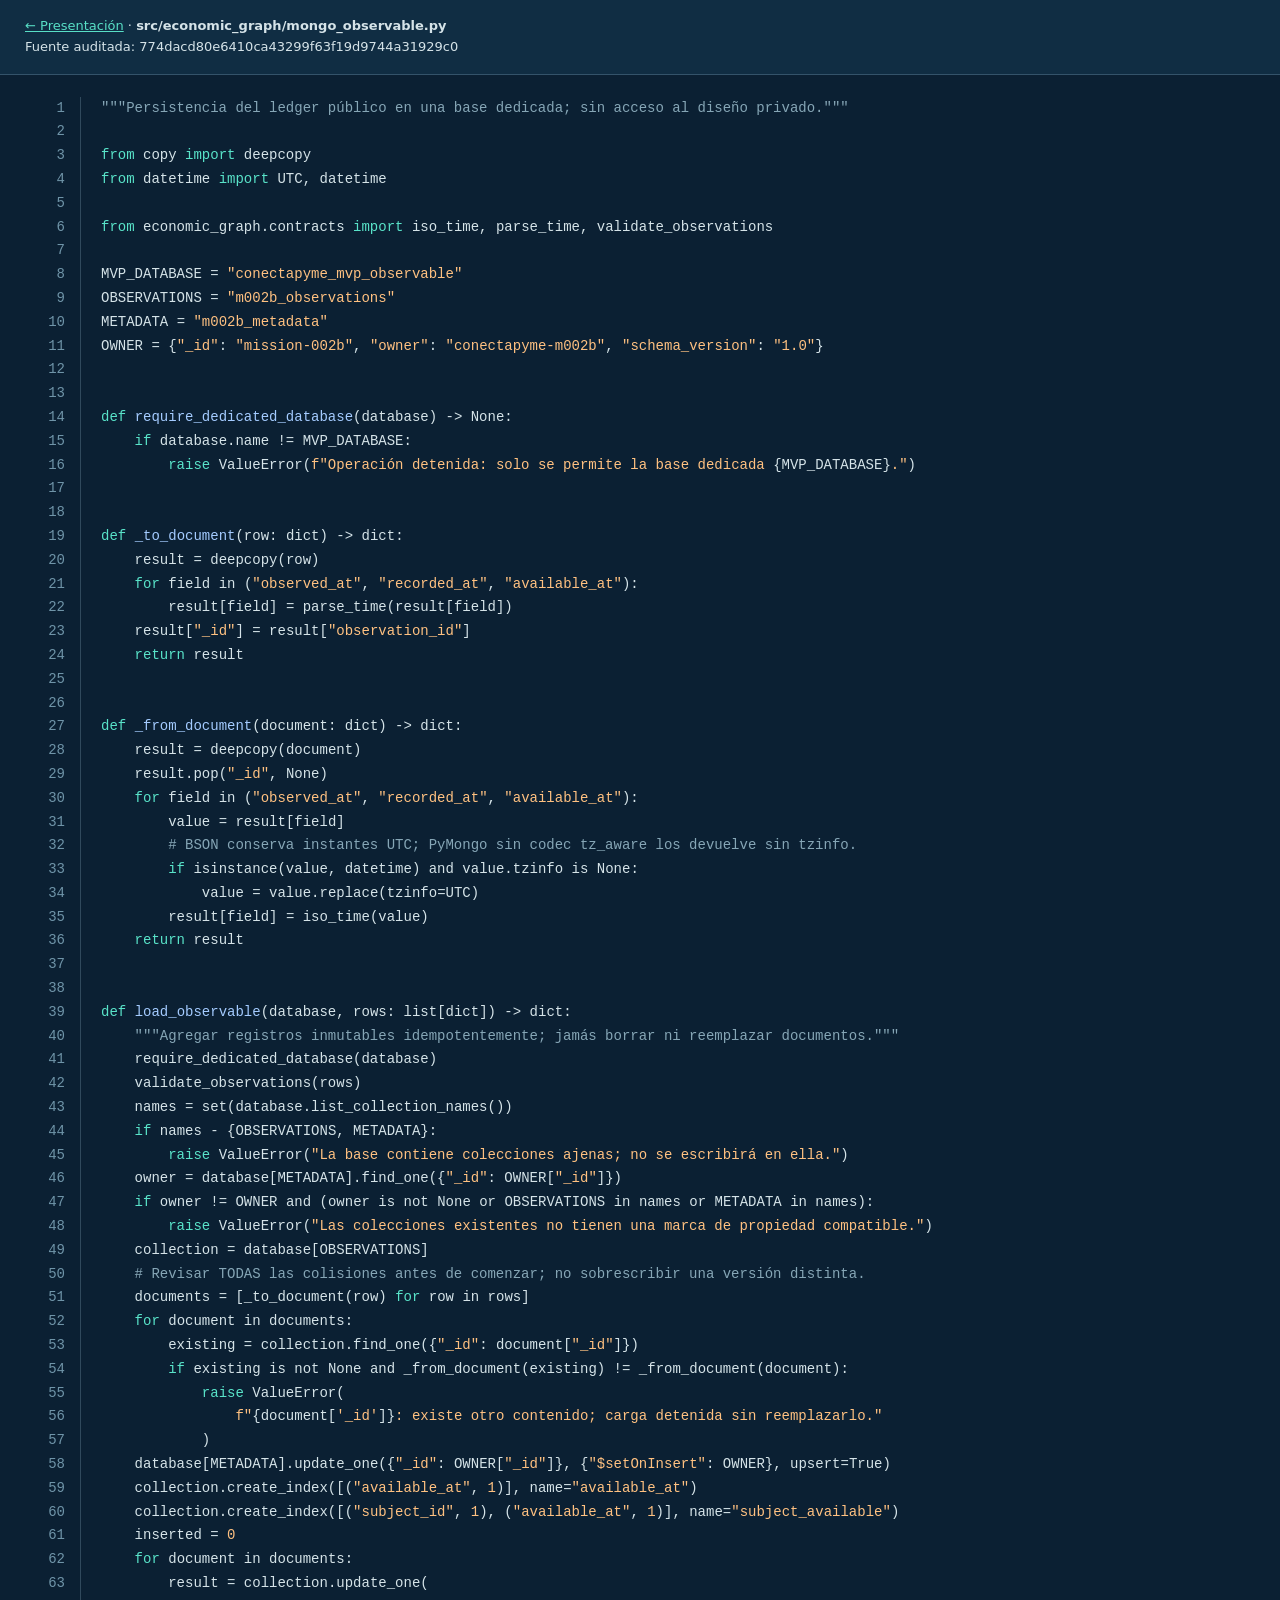
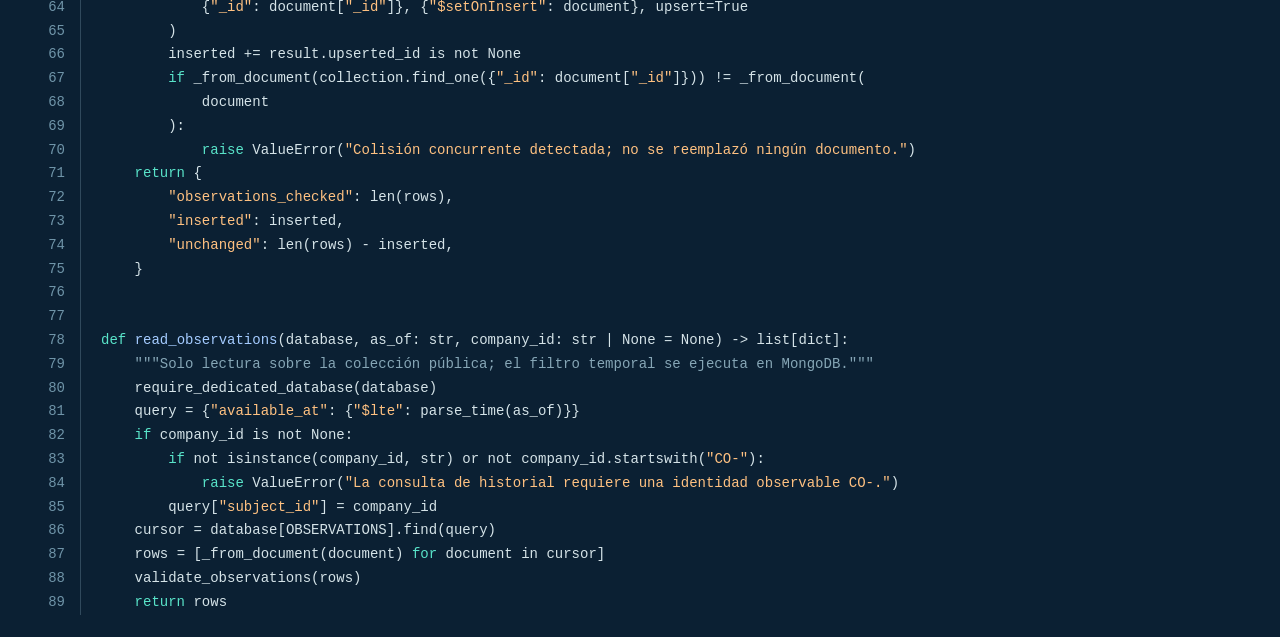
<file: presentation-showcase/evidence/source-html/src__economic_graph__mongo_observable.py.html>
<!doctype html><html lang="es-MX"><meta charset="utf-8"><meta name="viewport" content="width=device-width,initial-scale=1"><title>src/economic_graph/mongo_observable.py</title><style>
body{background:#0b2033;color:#d5e3e8;margin:0;font:14px/1.7 Consolas,monospace}header{position:sticky;top:0;background:#102d43;padding:16px 25px;border-bottom:1px solid #34536a;z-index:2;font:13px/1.6 system-ui}header a{color:#58dfc6}main{padding:22px 0}.line{display:flex;gap:20px;min-width:max-content;padding-right:30px;scroll-margin-top:90px}.line>a{text-align:right;min-width:65px;color:#6f94a8;text-decoration:none;border-right:1px solid #30495c;padding-right:15px}code{white-space:pre}.line:target{background:#1f4f50;color:white}.k,.kn,.kd{color:#59e3c9}.s1,.s2,.sa{color:#ffc181}.nf,.nc{color:#a4cbff}.c1,.sd{color:#86a6b6}.mi{color:#ffc181}
</style><header><a href="../../index.html">← Presentación</a> · <strong>src/economic_graph/mongo_observable.py</strong><br>Fuente auditada: 774dacd80e6410ca43299f63f19d9744a31929c0</header><main><div class="line" id="L1"><a href="#L1">1</a><code><span class="sd">"""Persistencia del ledger público en una base dedicada; sin acceso al diseño privado."""</span></code></div>
<div class="line" id="L2"><a href="#L2">2</a><code> </code></div>
<div class="line" id="L3"><a href="#L3">3</a><code><span class="kn">from</span><span class="w"> </span><span class="nn">copy</span><span class="w"> </span><span class="kn">import</span> <span class="n">deepcopy</span></code></div>
<div class="line" id="L4"><a href="#L4">4</a><code><span class="kn">from</span><span class="w"> </span><span class="nn">datetime</span><span class="w"> </span><span class="kn">import</span> <span class="n">UTC</span><span class="p">,</span> <span class="n">datetime</span></code></div>
<div class="line" id="L5"><a href="#L5">5</a><code> </code></div>
<div class="line" id="L6"><a href="#L6">6</a><code><span class="kn">from</span><span class="w"> </span><span class="nn">economic_graph.contracts</span><span class="w"> </span><span class="kn">import</span> <span class="n">iso_time</span><span class="p">,</span> <span class="n">parse_time</span><span class="p">,</span> <span class="n">validate_observations</span></code></div>
<div class="line" id="L7"><a href="#L7">7</a><code> </code></div>
<div class="line" id="L8"><a href="#L8">8</a><code><span class="n">MVP_DATABASE</span> <span class="o">=</span> <span class="s2">"conectapyme_mvp_observable"</span></code></div>
<div class="line" id="L9"><a href="#L9">9</a><code><span class="n">OBSERVATIONS</span> <span class="o">=</span> <span class="s2">"m002b_observations"</span></code></div>
<div class="line" id="L10"><a href="#L10">10</a><code><span class="n">METADATA</span> <span class="o">=</span> <span class="s2">"m002b_metadata"</span></code></div>
<div class="line" id="L11"><a href="#L11">11</a><code><span class="n">OWNER</span> <span class="o">=</span> <span class="p">{</span><span class="s2">"_id"</span><span class="p">:</span> <span class="s2">"mission-002b"</span><span class="p">,</span> <span class="s2">"owner"</span><span class="p">:</span> <span class="s2">"conectapyme-m002b"</span><span class="p">,</span> <span class="s2">"schema_version"</span><span class="p">:</span> <span class="s2">"1.0"</span><span class="p">}</span></code></div>
<div class="line" id="L12"><a href="#L12">12</a><code> </code></div>
<div class="line" id="L13"><a href="#L13">13</a><code> </code></div>
<div class="line" id="L14"><a href="#L14">14</a><code><span class="k">def</span><span class="w"> </span><span class="nf">require_dedicated_database</span><span class="p">(</span><span class="n">database</span><span class="p">)</span> <span class="o">-&gt;</span> <span class="kc">None</span><span class="p">:</span></code></div>
<div class="line" id="L15"><a href="#L15">15</a><code>    <span class="k">if</span> <span class="n">database</span><span class="o">.</span><span class="n">name</span> <span class="o">!=</span> <span class="n">MVP_DATABASE</span><span class="p">:</span></code></div>
<div class="line" id="L16"><a href="#L16">16</a><code>        <span class="k">raise</span> <span class="ne">ValueError</span><span class="p">(</span><span class="sa">f</span><span class="s2">"Operación detenida: solo se permite la base dedicada </span><span class="si">{</span><span class="n">MVP_DATABASE</span><span class="si">}</span><span class="s2">."</span><span class="p">)</span></code></div>
<div class="line" id="L17"><a href="#L17">17</a><code> </code></div>
<div class="line" id="L18"><a href="#L18">18</a><code> </code></div>
<div class="line" id="L19"><a href="#L19">19</a><code><span class="k">def</span><span class="w"> </span><span class="nf">_to_document</span><span class="p">(</span><span class="n">row</span><span class="p">:</span> <span class="nb">dict</span><span class="p">)</span> <span class="o">-&gt;</span> <span class="nb">dict</span><span class="p">:</span></code></div>
<div class="line" id="L20"><a href="#L20">20</a><code>    <span class="n">result</span> <span class="o">=</span> <span class="n">deepcopy</span><span class="p">(</span><span class="n">row</span><span class="p">)</span></code></div>
<div class="line" id="L21"><a href="#L21">21</a><code>    <span class="k">for</span> <span class="n">field</span> <span class="ow">in</span> <span class="p">(</span><span class="s2">"observed_at"</span><span class="p">,</span> <span class="s2">"recorded_at"</span><span class="p">,</span> <span class="s2">"available_at"</span><span class="p">):</span></code></div>
<div class="line" id="L22"><a href="#L22">22</a><code>        <span class="n">result</span><span class="p">[</span><span class="n">field</span><span class="p">]</span> <span class="o">=</span> <span class="n">parse_time</span><span class="p">(</span><span class="n">result</span><span class="p">[</span><span class="n">field</span><span class="p">])</span></code></div>
<div class="line" id="L23"><a href="#L23">23</a><code>    <span class="n">result</span><span class="p">[</span><span class="s2">"_id"</span><span class="p">]</span> <span class="o">=</span> <span class="n">result</span><span class="p">[</span><span class="s2">"observation_id"</span><span class="p">]</span></code></div>
<div class="line" id="L24"><a href="#L24">24</a><code>    <span class="k">return</span> <span class="n">result</span></code></div>
<div class="line" id="L25"><a href="#L25">25</a><code> </code></div>
<div class="line" id="L26"><a href="#L26">26</a><code> </code></div>
<div class="line" id="L27"><a href="#L27">27</a><code><span class="k">def</span><span class="w"> </span><span class="nf">_from_document</span><span class="p">(</span><span class="n">document</span><span class="p">:</span> <span class="nb">dict</span><span class="p">)</span> <span class="o">-&gt;</span> <span class="nb">dict</span><span class="p">:</span></code></div>
<div class="line" id="L28"><a href="#L28">28</a><code>    <span class="n">result</span> <span class="o">=</span> <span class="n">deepcopy</span><span class="p">(</span><span class="n">document</span><span class="p">)</span></code></div>
<div class="line" id="L29"><a href="#L29">29</a><code>    <span class="n">result</span><span class="o">.</span><span class="n">pop</span><span class="p">(</span><span class="s2">"_id"</span><span class="p">,</span> <span class="kc">None</span><span class="p">)</span></code></div>
<div class="line" id="L30"><a href="#L30">30</a><code>    <span class="k">for</span> <span class="n">field</span> <span class="ow">in</span> <span class="p">(</span><span class="s2">"observed_at"</span><span class="p">,</span> <span class="s2">"recorded_at"</span><span class="p">,</span> <span class="s2">"available_at"</span><span class="p">):</span></code></div>
<div class="line" id="L31"><a href="#L31">31</a><code>        <span class="n">value</span> <span class="o">=</span> <span class="n">result</span><span class="p">[</span><span class="n">field</span><span class="p">]</span></code></div>
<div class="line" id="L32"><a href="#L32">32</a><code>        <span class="c1"># BSON conserva instantes UTC; PyMongo sin codec tz_aware los devuelve sin tzinfo.</span></code></div>
<div class="line" id="L33"><a href="#L33">33</a><code>        <span class="k">if</span> <span class="nb">isinstance</span><span class="p">(</span><span class="n">value</span><span class="p">,</span> <span class="n">datetime</span><span class="p">)</span> <span class="ow">and</span> <span class="n">value</span><span class="o">.</span><span class="n">tzinfo</span> <span class="ow">is</span> <span class="kc">None</span><span class="p">:</span></code></div>
<div class="line" id="L34"><a href="#L34">34</a><code>            <span class="n">value</span> <span class="o">=</span> <span class="n">value</span><span class="o">.</span><span class="n">replace</span><span class="p">(</span><span class="n">tzinfo</span><span class="o">=</span><span class="n">UTC</span><span class="p">)</span></code></div>
<div class="line" id="L35"><a href="#L35">35</a><code>        <span class="n">result</span><span class="p">[</span><span class="n">field</span><span class="p">]</span> <span class="o">=</span> <span class="n">iso_time</span><span class="p">(</span><span class="n">value</span><span class="p">)</span></code></div>
<div class="line" id="L36"><a href="#L36">36</a><code>    <span class="k">return</span> <span class="n">result</span></code></div>
<div class="line" id="L37"><a href="#L37">37</a><code> </code></div>
<div class="line" id="L38"><a href="#L38">38</a><code> </code></div>
<div class="line" id="L39"><a href="#L39">39</a><code><span class="k">def</span><span class="w"> </span><span class="nf">load_observable</span><span class="p">(</span><span class="n">database</span><span class="p">,</span> <span class="n">rows</span><span class="p">:</span> <span class="nb">list</span><span class="p">[</span><span class="nb">dict</span><span class="p">])</span> <span class="o">-&gt;</span> <span class="nb">dict</span><span class="p">:</span></code></div>
<div class="line" id="L40"><a href="#L40">40</a><code><span class="w">    </span><span class="sd">"""Agregar registros inmutables idempotentemente; jamás borrar ni reemplazar documentos."""</span></code></div>
<div class="line" id="L41"><a href="#L41">41</a><code>    <span class="n">require_dedicated_database</span><span class="p">(</span><span class="n">database</span><span class="p">)</span></code></div>
<div class="line" id="L42"><a href="#L42">42</a><code>    <span class="n">validate_observations</span><span class="p">(</span><span class="n">rows</span><span class="p">)</span></code></div>
<div class="line" id="L43"><a href="#L43">43</a><code>    <span class="n">names</span> <span class="o">=</span> <span class="nb">set</span><span class="p">(</span><span class="n">database</span><span class="o">.</span><span class="n">list_collection_names</span><span class="p">())</span></code></div>
<div class="line" id="L44"><a href="#L44">44</a><code>    <span class="k">if</span> <span class="n">names</span> <span class="o">-</span> <span class="p">{</span><span class="n">OBSERVATIONS</span><span class="p">,</span> <span class="n">METADATA</span><span class="p">}:</span></code></div>
<div class="line" id="L45"><a href="#L45">45</a><code>        <span class="k">raise</span> <span class="ne">ValueError</span><span class="p">(</span><span class="s2">"La base contiene colecciones ajenas; no se escribirá en ella."</span><span class="p">)</span></code></div>
<div class="line" id="L46"><a href="#L46">46</a><code>    <span class="n">owner</span> <span class="o">=</span> <span class="n">database</span><span class="p">[</span><span class="n">METADATA</span><span class="p">]</span><span class="o">.</span><span class="n">find_one</span><span class="p">({</span><span class="s2">"_id"</span><span class="p">:</span> <span class="n">OWNER</span><span class="p">[</span><span class="s2">"_id"</span><span class="p">]})</span></code></div>
<div class="line" id="L47"><a href="#L47">47</a><code>    <span class="k">if</span> <span class="n">owner</span> <span class="o">!=</span> <span class="n">OWNER</span> <span class="ow">and</span> <span class="p">(</span><span class="n">owner</span> <span class="ow">is</span> <span class="ow">not</span> <span class="kc">None</span> <span class="ow">or</span> <span class="n">OBSERVATIONS</span> <span class="ow">in</span> <span class="n">names</span> <span class="ow">or</span> <span class="n">METADATA</span> <span class="ow">in</span> <span class="n">names</span><span class="p">):</span></code></div>
<div class="line" id="L48"><a href="#L48">48</a><code>        <span class="k">raise</span> <span class="ne">ValueError</span><span class="p">(</span><span class="s2">"Las colecciones existentes no tienen una marca de propiedad compatible."</span><span class="p">)</span></code></div>
<div class="line" id="L49"><a href="#L49">49</a><code>    <span class="n">collection</span> <span class="o">=</span> <span class="n">database</span><span class="p">[</span><span class="n">OBSERVATIONS</span><span class="p">]</span></code></div>
<div class="line" id="L50"><a href="#L50">50</a><code>    <span class="c1"># Revisar TODAS las colisiones antes de comenzar; no sobrescribir una versión distinta.</span></code></div>
<div class="line" id="L51"><a href="#L51">51</a><code>    <span class="n">documents</span> <span class="o">=</span> <span class="p">[</span><span class="n">_to_document</span><span class="p">(</span><span class="n">row</span><span class="p">)</span> <span class="k">for</span> <span class="n">row</span> <span class="ow">in</span> <span class="n">rows</span><span class="p">]</span></code></div>
<div class="line" id="L52"><a href="#L52">52</a><code>    <span class="k">for</span> <span class="n">document</span> <span class="ow">in</span> <span class="n">documents</span><span class="p">:</span></code></div>
<div class="line" id="L53"><a href="#L53">53</a><code>        <span class="n">existing</span> <span class="o">=</span> <span class="n">collection</span><span class="o">.</span><span class="n">find_one</span><span class="p">({</span><span class="s2">"_id"</span><span class="p">:</span> <span class="n">document</span><span class="p">[</span><span class="s2">"_id"</span><span class="p">]})</span></code></div>
<div class="line" id="L54"><a href="#L54">54</a><code>        <span class="k">if</span> <span class="n">existing</span> <span class="ow">is</span> <span class="ow">not</span> <span class="kc">None</span> <span class="ow">and</span> <span class="n">_from_document</span><span class="p">(</span><span class="n">existing</span><span class="p">)</span> <span class="o">!=</span> <span class="n">_from_document</span><span class="p">(</span><span class="n">document</span><span class="p">):</span></code></div>
<div class="line" id="L55"><a href="#L55">55</a><code>            <span class="k">raise</span> <span class="ne">ValueError</span><span class="p">(</span></code></div>
<div class="line" id="L56"><a href="#L56">56</a><code>                <span class="sa">f</span><span class="s2">"</span><span class="si">{</span><span class="n">document</span><span class="p">[</span><span class="s1">'_id'</span><span class="p">]</span><span class="si">}</span><span class="s2">: existe otro contenido; carga detenida sin reemplazarlo."</span></code></div>
<div class="line" id="L57"><a href="#L57">57</a><code>            <span class="p">)</span></code></div>
<div class="line" id="L58"><a href="#L58">58</a><code>    <span class="n">database</span><span class="p">[</span><span class="n">METADATA</span><span class="p">]</span><span class="o">.</span><span class="n">update_one</span><span class="p">({</span><span class="s2">"_id"</span><span class="p">:</span> <span class="n">OWNER</span><span class="p">[</span><span class="s2">"_id"</span><span class="p">]},</span> <span class="p">{</span><span class="s2">"$setOnInsert"</span><span class="p">:</span> <span class="n">OWNER</span><span class="p">},</span> <span class="n">upsert</span><span class="o">=</span><span class="kc">True</span><span class="p">)</span></code></div>
<div class="line" id="L59"><a href="#L59">59</a><code>    <span class="n">collection</span><span class="o">.</span><span class="n">create_index</span><span class="p">([(</span><span class="s2">"available_at"</span><span class="p">,</span> <span class="mi">1</span><span class="p">)],</span> <span class="n">name</span><span class="o">=</span><span class="s2">"available_at"</span><span class="p">)</span></code></div>
<div class="line" id="L60"><a href="#L60">60</a><code>    <span class="n">collection</span><span class="o">.</span><span class="n">create_index</span><span class="p">([(</span><span class="s2">"subject_id"</span><span class="p">,</span> <span class="mi">1</span><span class="p">),</span> <span class="p">(</span><span class="s2">"available_at"</span><span class="p">,</span> <span class="mi">1</span><span class="p">)],</span> <span class="n">name</span><span class="o">=</span><span class="s2">"subject_available"</span><span class="p">)</span></code></div>
<div class="line" id="L61"><a href="#L61">61</a><code>    <span class="n">inserted</span> <span class="o">=</span> <span class="mi">0</span></code></div>
<div class="line" id="L62"><a href="#L62">62</a><code>    <span class="k">for</span> <span class="n">document</span> <span class="ow">in</span> <span class="n">documents</span><span class="p">:</span></code></div>
<div class="line" id="L63"><a href="#L63">63</a><code>        <span class="n">result</span> <span class="o">=</span> <span class="n">collection</span><span class="o">.</span><span class="n">update_one</span><span class="p">(</span></code></div>
<div class="line" id="L64"><a href="#L64">64</a><code>            <span class="p">{</span><span class="s2">"_id"</span><span class="p">:</span> <span class="n">document</span><span class="p">[</span><span class="s2">"_id"</span><span class="p">]},</span> <span class="p">{</span><span class="s2">"$setOnInsert"</span><span class="p">:</span> <span class="n">document</span><span class="p">},</span> <span class="n">upsert</span><span class="o">=</span><span class="kc">True</span></code></div>
<div class="line" id="L65"><a href="#L65">65</a><code>        <span class="p">)</span></code></div>
<div class="line" id="L66"><a href="#L66">66</a><code>        <span class="n">inserted</span> <span class="o">+=</span> <span class="n">result</span><span class="o">.</span><span class="n">upserted_id</span> <span class="ow">is</span> <span class="ow">not</span> <span class="kc">None</span></code></div>
<div class="line" id="L67"><a href="#L67">67</a><code>        <span class="k">if</span> <span class="n">_from_document</span><span class="p">(</span><span class="n">collection</span><span class="o">.</span><span class="n">find_one</span><span class="p">({</span><span class="s2">"_id"</span><span class="p">:</span> <span class="n">document</span><span class="p">[</span><span class="s2">"_id"</span><span class="p">]}))</span> <span class="o">!=</span> <span class="n">_from_document</span><span class="p">(</span></code></div>
<div class="line" id="L68"><a href="#L68">68</a><code>            <span class="n">document</span></code></div>
<div class="line" id="L69"><a href="#L69">69</a><code>        <span class="p">):</span></code></div>
<div class="line" id="L70"><a href="#L70">70</a><code>            <span class="k">raise</span> <span class="ne">ValueError</span><span class="p">(</span><span class="s2">"Colisión concurrente detectada; no se reemplazó ningún documento."</span><span class="p">)</span></code></div>
<div class="line" id="L71"><a href="#L71">71</a><code>    <span class="k">return</span> <span class="p">{</span></code></div>
<div class="line" id="L72"><a href="#L72">72</a><code>        <span class="s2">"observations_checked"</span><span class="p">:</span> <span class="nb">len</span><span class="p">(</span><span class="n">rows</span><span class="p">),</span></code></div>
<div class="line" id="L73"><a href="#L73">73</a><code>        <span class="s2">"inserted"</span><span class="p">:</span> <span class="n">inserted</span><span class="p">,</span></code></div>
<div class="line" id="L74"><a href="#L74">74</a><code>        <span class="s2">"unchanged"</span><span class="p">:</span> <span class="nb">len</span><span class="p">(</span><span class="n">rows</span><span class="p">)</span> <span class="o">-</span> <span class="n">inserted</span><span class="p">,</span></code></div>
<div class="line" id="L75"><a href="#L75">75</a><code>    <span class="p">}</span></code></div>
<div class="line" id="L76"><a href="#L76">76</a><code> </code></div>
<div class="line" id="L77"><a href="#L77">77</a><code> </code></div>
<div class="line" id="L78"><a href="#L78">78</a><code><span class="k">def</span><span class="w"> </span><span class="nf">read_observations</span><span class="p">(</span><span class="n">database</span><span class="p">,</span> <span class="n">as_of</span><span class="p">:</span> <span class="nb">str</span><span class="p">,</span> <span class="n">company_id</span><span class="p">:</span> <span class="nb">str</span> <span class="o">|</span> <span class="kc">None</span> <span class="o">=</span> <span class="kc">None</span><span class="p">)</span> <span class="o">-&gt;</span> <span class="nb">list</span><span class="p">[</span><span class="nb">dict</span><span class="p">]:</span></code></div>
<div class="line" id="L79"><a href="#L79">79</a><code><span class="w">    </span><span class="sd">"""Solo lectura sobre la colección pública; el filtro temporal se ejecuta en MongoDB."""</span></code></div>
<div class="line" id="L80"><a href="#L80">80</a><code>    <span class="n">require_dedicated_database</span><span class="p">(</span><span class="n">database</span><span class="p">)</span></code></div>
<div class="line" id="L81"><a href="#L81">81</a><code>    <span class="n">query</span> <span class="o">=</span> <span class="p">{</span><span class="s2">"available_at"</span><span class="p">:</span> <span class="p">{</span><span class="s2">"$lte"</span><span class="p">:</span> <span class="n">parse_time</span><span class="p">(</span><span class="n">as_of</span><span class="p">)}}</span></code></div>
<div class="line" id="L82"><a href="#L82">82</a><code>    <span class="k">if</span> <span class="n">company_id</span> <span class="ow">is</span> <span class="ow">not</span> <span class="kc">None</span><span class="p">:</span></code></div>
<div class="line" id="L83"><a href="#L83">83</a><code>        <span class="k">if</span> <span class="ow">not</span> <span class="nb">isinstance</span><span class="p">(</span><span class="n">company_id</span><span class="p">,</span> <span class="nb">str</span><span class="p">)</span> <span class="ow">or</span> <span class="ow">not</span> <span class="n">company_id</span><span class="o">.</span><span class="n">startswith</span><span class="p">(</span><span class="s2">"CO-"</span><span class="p">):</span></code></div>
<div class="line" id="L84"><a href="#L84">84</a><code>            <span class="k">raise</span> <span class="ne">ValueError</span><span class="p">(</span><span class="s2">"La consulta de historial requiere una identidad observable CO-."</span><span class="p">)</span></code></div>
<div class="line" id="L85"><a href="#L85">85</a><code>        <span class="n">query</span><span class="p">[</span><span class="s2">"subject_id"</span><span class="p">]</span> <span class="o">=</span> <span class="n">company_id</span></code></div>
<div class="line" id="L86"><a href="#L86">86</a><code>    <span class="n">cursor</span> <span class="o">=</span> <span class="n">database</span><span class="p">[</span><span class="n">OBSERVATIONS</span><span class="p">]</span><span class="o">.</span><span class="n">find</span><span class="p">(</span><span class="n">query</span><span class="p">)</span></code></div>
<div class="line" id="L87"><a href="#L87">87</a><code>    <span class="n">rows</span> <span class="o">=</span> <span class="p">[</span><span class="n">_from_document</span><span class="p">(</span><span class="n">document</span><span class="p">)</span> <span class="k">for</span> <span class="n">document</span> <span class="ow">in</span> <span class="n">cursor</span><span class="p">]</span></code></div>
<div class="line" id="L88"><a href="#L88">88</a><code>    <span class="n">validate_observations</span><span class="p">(</span><span class="n">rows</span><span class="p">)</span></code></div>
<div class="line" id="L89"><a href="#L89">89</a><code>    <span class="k">return</span> <span class="n">rows</span></code></div></main></html>
</file>
<file: presentation-showcase/style.css>
@font-face{font-family:Manrope;src:url(assets/fonts/manrope.woff2) format('woff2');font-weight:200 800;font-display:swap}
@font-face{font-family:Inter;src:url(assets/fonts/inter.woff2) format('woff2');font-weight:100 900;font-display:swap}
:root{--navy:#091c30;--ink:#102c42;--muted:#637685;--teal:#007f78;--mint:#50e4c7;--orange:#ffb16c;--paper:#f3f5ef;--line:#d9e1dc;--bg:#060f1c;--stage-scale:1}
*{box-sizing:border-box}body{margin:0;background:var(--bg);color:var(--ink);font-family:Inter,Arial,sans-serif}button,a,input,select{font:inherit}button{cursor:pointer}button:focus-visible,a:focus-visible,input:focus-visible{outline:3px solid #f5a963;outline-offset:4px}a{color:inherit}button{border:0}button:disabled{opacity:.35;cursor:default}.skip{position:fixed;top:-80px;left:20px;z-index:300;padding:14px;background:var(--mint);color:var(--navy)}.skip:focus{top:8px}.appbar{height:66px;padding:0 30px;display:flex;align-items:center;justify-content:space-between;color:#d3dfdf}.brand{text-decoration:none;font-family:Manrope,sans-serif;font-weight:800;font-size:19px;display:flex;align-items:center;gap:12px}.brand-icon{font-size:31px;color:var(--mint);font-weight:800;line-height:1}.brand-icon span{color:var(--orange)}.brand-sub{color:#798b9b;letter-spacing:1.9px;font:10px Inter,sans-serif;margin-left:8px}.app-tools{display:flex;gap:14px}.app-tools button{background:transparent;color:#a7b8c7;font-size:12px;padding:9px 3px}.app-tools button:hover{color:#fff}kbd{color:#72899c;font:10px Inter;border:1px solid #263c50;padding:2px 4px;margin-left:4px;border-radius:3px}#viewport{height:calc(100dvh - 128px);display:flex;align-items:center;justify-content:center;overflow:hidden}#stage{width:1440px;height:810px;position:relative;flex:none;transform:scale(var(--stage-scale));transform-origin:center center;background:var(--paper);box-shadow:0 30px 90px #0006}.slide{position:absolute;inset:0;display:none;flex-direction:column;padding:42px 64px 30px;overflow:hidden;background:var(--paper)}.slide.active{display:flex;animation:arrive .3s ease-out}.slide.dark{background:var(--navy);color:#eef6f4}.slide.warm{background:#eeeae1}.slide::before{content:'';position:absolute;right:0;top:0;width:5px;height:100%;background:linear-gradient(var(--mint),#50e4c700)}.slide-head{display:flex;align-items:center;justify-content:space-between;gap:15px;font-size:12px;font-weight:600;letter-spacing:1.4px;text-transform:uppercase;min-height:20px;margin-bottom:28px;color:var(--muted)}.dark .slide-head{color:#9bb5c5}.status-pill{font-size:10px;border:1px solid #b9ccc2;padding:7px 12px;border-radius:30px;letter-spacing:.8px;white-space:nowrap;color:var(--teal)}.dark .status-pill{color:var(--mint);border-color:#3a5b66}.slide h1{font-family:Manrope,sans-serif;letter-spacing:-2px;font-size:49px;line-height:1.12;font-weight:800;margin:0 0 26px;max-width:1240px}.slide h2{font:700 25px/1.3 Manrope,sans-serif;letter-spacing:-.6px;margin:0 0 16px}.slide h3{font:700 20px/1.4 Manrope,sans-serif;margin:0 0 10px}.slide p{font-size:21px;line-height:1.5;margin:0 0 20px}.slide .lead{font-size:24px;line-height:1.5;letter-spacing:-.4px}.slide-content{flex:1;min-height:0;position:relative;display:flex;flex-direction:column;gap:20px}.slide-foot{display:flex;justify-content:space-between;gap:20px;border-top:1px solid var(--line);padding-top:13px;margin-top:20px;color:var(--muted);font-size:11px;letter-spacing:.2px;min-height:28px}.dark .slide-foot{color:#9db2bf;border-color:#335064}.slide-foot button{font:11px Inter,sans-serif;background:none;color:inherit;text-decoration:underline;text-underline-offset:3px;padding:0}.eyebrow{font-size:11px;letter-spacing:2px;text-transform:uppercase;font-weight:700;color:var(--teal)}.dark .eyebrow{color:var(--mint)}.muted{color:var(--muted)}.dark .muted{color:#9bb2c1}.accent{color:var(--teal)}.dark .accent{color:var(--mint)}.orange{color:#a75615}.dark .orange{color:var(--orange)}.tiny{font-size:13px!important;line-height:1.55!important}.small{font-size:16px!important;line-height:1.55!important}.medium{font-size:19px!important}.rule{border-top:1px solid var(--line);padding-top:20px}.dark .rule{border-color:#355063}.line-note{font-size:16px!important;padding:14px 0;border-top:1px solid var(--line);margin-top:auto!important;margin-bottom:0!important}.dark .line-note{border-color:#345166;color:#b3cad4}.split{display:grid;grid-template-columns:1fr 1fr;gap:46px;flex:1;min-height:0}.split.wide{grid-template-columns:1.5fr 1fr}.split.narrow{grid-template-columns:1fr 1.45fr}.stack{display:flex;flex-direction:column;gap:20px}.centered{display:flex;flex-direction:column;justify-content:center}.number{font-family:Manrope,sans-serif;font-weight:800;letter-spacing:-4px;font-size:94px;line-height:1.1}.number small{font-size:35px;letter-spacing:-1px}.big-text{font:800 60px/1.12 Manrope,sans-serif;letter-spacing:-2.5px}.badge{display:inline-block;border-radius:5px;padding:5px 9px;background:#e1ebe3;color:#266358;font-size:11px;font-weight:600}.badge.orange{color:#8b4513;background:#ffe4c9}.dark .badge{background:#173f4b;color:var(--mint)}.label{font-size:13px;line-height:1.5;color:var(--muted)}.dark .label{color:#acc1cd}.mono{font-family:'SFMono-Regular',Consolas,'Liberation Mono',monospace}.nowrap{white-space:nowrap}.grid3{display:grid;grid-template-columns:repeat(3,1fr);gap:26px}.grid4{display:grid;grid-template-columns:repeat(4,1fr);gap:16px}.fact{border-top:2px solid var(--teal);padding-top:17px}.dark .fact{border-color:var(--mint)}.fact .number{font-size:68px}.fact p{font-size:16px}.tagline{font-size:24px;line-height:1.4;color:#c5d5d7}.cover-grid{display:grid;grid-template-columns:1.15fr 1fr;gap:20px;align-items:center;height:100%}.cover-title{font-family:Manrope,sans-serif;font-size:85px;font-weight:800;letter-spacing:-5px;line-height:1.1;color:#fff;margin-bottom:20px}.cover-subtitle{font:600 38px/1.22 Manrope,sans-serif;letter-spacing:-1.5px;max-width:620px}.cover-proof{display:flex;align-items:center;gap:25px;margin-top:32px}.cover-proof strong{font:800 78px/1 Manrope,sans-serif;color:var(--mint);letter-spacing:-4px}.cover-proof p{font-size:17px;line-height:1.5;max-width:280px;margin:0}.cover-network{width:100%;height:400px;filter:drop-shadow(0 20px 60px #4ee2c510)}.network-label{font:12px Inter,sans-serif}.node-field{display:grid;grid-template-columns:repeat(7,1fr);gap:18px;padding:30px 10px}.business-dot{height:39px;width:39px;border:2px solid #2c5262;border-radius:11px;display:flex;align-items:center;justify-content:center;color:#7f9baf}.business-dot.selected{border-color:var(--mint);background:#173e4a;color:var(--mint)}.capacity{border-left:1px solid #36556b;padding-left:40px}.capacity .number{font-size:170px;color:var(--mint)}.timeline{display:grid;grid-template-columns:repeat(3,1fr);gap:42px;margin-top:4px}.time-step{border-top:1px solid #b6c9c0;position:relative;padding-top:22px}.time-step::before{content:'';position:absolute;top:-5px;left:0;width:9px;height:9px;border-radius:50%;background:var(--teal)}.time-step .number{font-size:104px;margin:18px 0 4px}.time-step .observation{font-size:18px;display:flex;justify-content:space-between;padding:13px 0;margin-top:15px;border-top:1px solid #cdd8cf}.time-bar{height:7px;background:#d7e2d9;border-radius:6px;margin-top:14px}.time-bar span{height:100%;display:block;background:var(--teal);border-radius:6px}.knowledge-rule{display:flex;justify-content:space-between;align-items:center;padding:20px 25px;background:#e4ece3;border-radius:8px;margin-top:auto;gap:24px}.knowledge-rule code{font-size:23px;color:#126e65}.observation-sheet{background:#fff;border:1px solid #d4ded9;border-radius:12px;padding:25px}.observation-sheet .row{display:flex;justify-content:space-between;gap:24px;padding:15px 0;border-bottom:1px solid #e6eae4;font-size:16px}.observation-sheet .row:last-child{border:0}.conflict-values{display:flex;gap:12px;align-items:center;margin:16px 0}.conflict-values span{font:700 36px Manrope;padding:8px 19px;border:1px solid #c9d4ce;border-radius:8px}.conflict-values b{font-size:24px;color:#b05d1f}.equation-box{padding:30px;border:1px solid #315469;border-radius:12px;background:#102a3e}.equation-box .formula{font:700 36px/1.4 Manrope;letter-spacing:-1px;margin:22px 0}.equation-box p{font-size:18px;color:#b8cbd5}.rule-plus{height:30px;font-size:40px;align-self:center;color:var(--mint);font-weight:300}.rule-layout{display:grid;grid-template-columns:1fr 42px 1fr;gap:20px;align-items:center}.rule-layout .equation-box{height:300px}.rank-comparison{display:grid;grid-template-columns:1fr 1fr;gap:70px;position:relative;margin-top:3px}.rank-list{display:flex;flex-direction:column}.rank-row{display:flex;align-items:center;gap:16px;border-bottom:1px solid #ced9d1;padding:15px 2px;font-size:17px;min-height:63px}.rank-row b{font:800 25px Manrope;width:28px;color:#84958d}.rank-row .rank-score{margin-left:auto;color:#71857b;font-size:14px}.rank-row.entered{color:#007e70}.rank-row.entered b{color:#007e70}.rank-row.left{color:#77857f}.rank-row.shared{font-weight:600}.rank-row .flag{font-size:11px;border:1px solid #a6c5b7;border-radius:4px;padding:4px 6px;margin-left:auto}.comparison-result{position:absolute;left:50%;top:160px;transform:translateX(-50%);height:75px;width:75px;background:var(--paper);border:1px solid #c8d8cd;border-radius:50%;display:flex;align-items:center;justify-content:center;color:var(--teal);font:800 25px Manrope}.cafe-score{display:flex;gap:30px;align-items:center}.cafe-score .number{font-size:92px}.cafe-score .arrow{font-size:45px;color:#65818b}.calc{padding:16px 0;border-top:1px solid var(--line);display:flex;align-items:baseline;gap:12px}.calc strong{font:800 35px Manrope}.source-chip{font:12px/1.5 Consolas,monospace;padding:7px 10px;background:#e5eae3;border-radius:5px;display:inline-block;margin:4px 5px 0 0}.image-shell{position:relative;min-height:0;border:1px solid #d0dad4;border-radius:10px;overflow:hidden;background:#fff;box-shadow:0 10px 35px #122c3e12;display:flex;flex-direction:column}.image-shell .image-title{font-size:10px;letter-spacing:1.1px;display:flex;align-items:center;justify-content:space-between;padding:11px 15px;background:#e8eeea;color:#526b63;border-bottom:1px solid #d2ded5}.image-shell img{width:100%;height:100%;object-fit:contain;min-height:0;cursor:zoom-in}.image-shell .image-area{flex:1;min-height:0;overflow:hidden}.image-shell .image-area.crop img{object-fit:cover;object-position:top}.image-shell .zoom-tag{position:absolute;bottom:9px;right:9px;background:var(--navy);color:#fff;font-size:10px;padding:6px 9px;border-radius:4px;pointer-events:none}.graph-image{height:310px}.graph-image .image-area img{object-fit:contain}.image-caption{font-size:12px;color:var(--muted);margin:10px 0}.architecture-svg{width:100%;height:380px;overflow:visible}.architecture-svg text{font-family:Inter,sans-serif}.diagram-note{display:flex;gap:20px;align-items:center;justify-content:space-between;border-top:1px solid var(--line);padding-top:17px;font-size:17px}.dark .diagram-note{border-color:#335368;color:#bad2d9}.interactive-label{font-size:11px;letter-spacing:1px;text-transform:uppercase;color:var(--teal)}.segmented{display:flex;gap:7px;flex-wrap:wrap}.segmented button{padding:10px 16px;border:1px solid #bccfc4;color:#426358;border-radius:7px;background:none;font-size:13px}.segmented button[aria-pressed=true]{background:var(--teal);color:#fff;border-color:var(--teal)}.dark .segmented button{border-color:#37566a;color:#bad0d9}.dark .segmented button[aria-pressed=true]{background:var(--mint);color:var(--navy);border-color:var(--mint)}.reconstruction{padding:23px 25px;border:1px solid #c4d5c9;border-radius:10px;background:#fff}.ranking-mini{border-collapse:collapse;width:100%;margin-top:22px;font-size:15px}.ranking-mini th{text-align:left;color:#61796b;font-size:11px;font-weight:600;padding:9px 7px;border-bottom:1px solid #c6d8cb}.ranking-mini td{padding:11px 7px;border-bottom:1px solid #e4ebe5}.ranking-mini .highlight{background:#e2f2e9;color:#006e5d;font-weight:600}.rank-fixed{display:flex;align-items:center;gap:20px;justify-content:space-between;border-top:1px solid #cad7cd;margin-top:15px;padding-top:16px}.rank-fixed strong{font:800 55px Manrope;color:var(--teal)}.rank-fixed span{font-size:15px}.filter-state{font-size:12px;color:#647a6c;margin:14px 0 0}.tower-tabs{display:flex;gap:4px;border-bottom:1px solid #bfcfc5;margin-bottom:18px}.tower-tabs button{background:none;border-bottom:3px solid transparent;font-size:14px;padding:12px 18px;color:#60786d}.tower-tabs button[aria-selected=true]{border-color:var(--teal);color:var(--teal);font-weight:700}.tower-layout{display:grid;grid-template-columns:2.1fr 1fr;gap:30px;height:375px}.tower-layout .image-shell{height:375px}.tower-description{padding:12px 0}.tower-description .number{font-size:68px;color:var(--teal)}.test-count{display:flex;gap:22px;align-items:center}.test-count .number{font-size:125px}.test-count p{max-width:410px;margin:0;font-size:18px}.test-layers{display:grid;grid-template-columns:repeat(4,1fr);gap:14px;margin-top:3px}.test-layer{border-top:2px solid #31566a;padding-top:15px}.test-layer strong{font:700 19px Manrope;display:block;margin-bottom:10px}.test-layer p{font-size:15px;color:#b0c7d3}.test-layer.pending{border-color:var(--orange)}.test-layer.pending strong{color:var(--orange)}.coverage-strip{display:flex;gap:45px;padding-top:20px;border-top:1px solid #34566b;margin-top:5px}.coverage-strip strong{font:700 29px Manrope;color:var(--mint)}.coverage-strip span{font-size:13px;display:block;margin-top:4px;color:#b2c7d4}.debug-date{font:600 22px/1.8 Consolas,monospace;white-space:nowrap;letter-spacing:-.6px;padding:18px 23px;background:#e4eae3;border-radius:9px}.debug-date span{color:#a25119}.debug-outcomes{display:grid;grid-template-columns:1fr 1fr;gap:17px;margin-top:18px}.debug-outcomes>div{padding:18px 20px;border-left:3px solid #a7622e;background:#e9e4d8}.debug-outcomes>div:last-child{border-color:var(--teal);background:#dcebe1}.debug-outcomes strong{display:block;font:700 22px Manrope;margin-top:6px}.code-block{border:1px solid #29485d;border-radius:10px;background:#10273a;color:#d5e6ec;padding:22px 25px;overflow:auto;font:16px/1.7 Consolas,'Liberation Mono',monospace;white-space:pre-wrap;margin:0}.code-block.small-code{font-size:13px;line-height:1.7}.code-block .c1{color:#7896aa}.code-block .k,.code-block .kn,.code-block .kd{color:#65decb}.code-block .s,.code-block .s1,.code-block .s2,.code-block .sa{color:#ffc184}.code-block .nf,.code-block .nc{color:#a0c9ff}.code-block .mi,.code-block .mf{color:#ffb57d}.code-block .o{color:#b9d2df}.code-block .nb{color:#e7f5f4}.pass-fail{font-size:14px;display:flex;justify-content:space-between;margin-top:16px}.pass-fail .fail{color:#9e4d1e}.pass-fail .pass{color:#006b60}.funnel-line{display:grid;grid-template-columns:1fr 60px 1fr 60px 1fr;align-items:center;gap:15px}.funnel-step{border-top:2px solid #b2c9b9;padding-top:20px}.funnel-step .number{font-size:94px}.funnel-step p{font-size:17px;margin:6px 0}.funnel-arrow{text-align:center;font-size:35px;color:#9bad9f}.funnel-stop{display:flex;align-items:center;justify-content:space-between;gap:25px;padding:22px 25px;border:1px dashed #bc9b75;border-radius:9px;background:#eee8da}.funnel-stop strong{font:700 24px Manrope;color:#9f5a24}.funnel-stop p{font-size:16px;margin:0;max-width:720px}.economic-top{display:flex;justify-content:space-between;align-items:center;gap:25px}.economic-cases{display:grid;grid-template-columns:repeat(4,1fr);gap:20px;margin-top:10px}.economic-case{border-top:2px solid #396273;padding-top:18px}.economic-case h3{font-size:17px;color:#b4ced6}.economic-case .amount{font:800 41px/1.2 Manrope;letter-spacing:-1.8px;margin:20px 0 12px;color:var(--mint);white-space:nowrap}.economic-case .amount.negative{color:var(--orange)}.economic-case p{font-size:13px;color:#afc4cf}.economic-equation{display:flex;gap:30px;justify-content:space-between;border-top:1px solid #37576b;margin-top:13px;padding-top:20px}.economic-equation .number{font-size:53px;color:var(--mint)}.economic-equation p{font-size:14px;color:#bfd0d9}.economic-equation code{font-size:19px;color:#d9ecec;line-height:1.7}.experiment-arms{display:grid;grid-template-columns:1fr 100px 1fr;gap:25px;align-items:center}.arm{border-top:3px solid #a5b9ae;background:#e6ece3;padding:22px 27px;min-height:210px}.arm.graph{border-color:var(--teal);background:#dbeee4}.arm h2{font-size:26px}.arm p{font-size:18px;margin:0 0 12px}.arm .pool-dots{display:flex;gap:10px;margin:20px 0}.pool-dots span{height:24px;width:24px;border:2px solid #759487;border-radius:6px}.arm.graph .pool-dots span{border-color:#167d68;background:#b4dfce}.randomization{font:800 30px Manrope;text-align:center;color:var(--teal)}.experiment-kpi{font:700 28px/1.4 Manrope;letter-spacing:-.6px;padding:22px 0;border-top:1px solid #bcd0c0;text-align:center}.closing-title{font:800 75px/1.13 Manrope;letter-spacing:-3.8px;margin:10px 0 28px;max-width:1110px}.closing-title span{color:var(--mint)}.close-columns{display:grid;grid-template-columns:1fr 1fr;gap:70px;margin-top:8px}.close-columns>div{border-top:1px solid #365569;padding-top:20px}.close-columns p{font-size:18px;color:#b9d0da;margin-bottom:12px}.annex-link{margin-top:auto;display:flex;align-items:center;justify-content:space-between;font-size:16px;border-top:1px solid #35566a;padding-top:16px}.annex-link button{background:var(--mint);color:var(--navy);font-size:13px;padding:11px 18px;border-radius:5px}.calltree{font:17px/1.9 Consolas,monospace;padding:26px 30px;background:#102b40;border-radius:9px;white-space:pre;flex:1;color:#c9dce8}.calltree em{color:var(--mint);font-style:normal}.data-schema{display:grid;grid-template-columns:repeat(2,1fr);gap:12px}.data-schema>div{border-bottom:1px solid #cbd8cc;padding:12px 0;font-size:15px}.data-schema code{display:block;font-size:15px;color:var(--teal);margin-bottom:5px}.check-list{list-style:none;margin:0;padding:0}.check-list li{border-bottom:1px solid var(--line);padding:14px 0;font-size:18px;line-height:1.4;display:flex;gap:15px}.check-list li::before{content:'→';color:var(--teal);font-size:20px}.dark .check-list li{border-color:#36566c}.dark .check-list li::before{color:var(--mint)}.proof-steps{display:flex;gap:15px;align-items:center;margin:20px 0}.proof-steps>div{padding:20px;background:#e1eae1;border-radius:9px;flex:1}.proof-steps strong{font:800 48px Manrope;color:var(--teal);display:block}.proof-steps span{font-size:14px}.proof-steps b{font-size:24px;color:#7e9a8a}.atlas-steps{display:grid;grid-template-columns:repeat(4,1fr);gap:18px;margin:18px 0}.atlas-steps>div{border-top:1px solid #34586d;padding-top:18px}.atlas-steps strong{display:block;font:700 20px Manrope;color:var(--mint);margin-bottom:12px}.atlas-steps p{font-size:15px;color:#bed0dc}.pending-box{border-left:3px solid var(--orange);padding:18px 25px;background:#142f42}.pending-box p{font-size:18px;color:#ccdae2;margin:0}.math-lines{font:19px/2 Consolas,monospace;white-space:pre-wrap;padding:23px 28px;border:1px solid #b8cdbd;border-radius:9px;background:#f9fbf5}.math-lines strong{color:var(--teal)}.study-metrics{display:grid;grid-template-columns:repeat(3,1fr);gap:25px;margin-top:18px}.study-metrics strong{font:800 40px Manrope;letter-spacing:-1.2px;color:var(--teal);display:block;margin-bottom:10px}.study-metrics span{font-size:14px;color:#5e7869}.roadmap{display:grid;grid-template-columns:repeat(3,1fr);gap:32px}.roadmap>div{padding-top:22px;border-top:2px solid #b9cdbd}.roadmap .step{font:800 65px Manrope;color:#a2b6a6;letter-spacing:-3px;margin-bottom:17px}.roadmap p{font-size:18px;line-height:1.65}.map-grid{display:grid;grid-template-columns:repeat(3,1fr);gap:20px 35px}.map-item{border-top:1px solid #32546a;padding-top:18px}.map-item span{font-size:12px;color:var(--mint)}.map-item strong{display:block;font:700 23px Manrope;margin:7px 0}.map-item p{font-size:14px;color:#a9c4d0}.resources{display:flex;gap:20px;margin-top:12px;flex-wrap:wrap}.resources a{font-size:13px;color:var(--mint);text-underline-offset:5px}.deck-nav{position:relative;height:62px;padding:0 30px;display:grid;grid-template-columns:1fr 1fr 1fr;align-items:center;color:#a4b9c6;font-size:11px}.nav-section{letter-spacing:.5px}.nav-center{display:flex;align-items:center;justify-content:center;gap:19px}.nav-center button{background:transparent;color:#c6d9dd;font-size:20px;width:35px;height:35px;border:1px solid #294153;border-radius:50%}.nav-center button:hover{background:#193549}#counter{font-variant-numeric:tabular-nums;font-size:12px;min-width:65px;text-align:center}.nav-evidence{text-align:right}.nav-evidence button{background:none;color:#c3d7dd;font-size:11px;padding:10px 0}#progress{position:absolute;bottom:0;left:0;height:3px;background:var(--mint);transition:width .3s;width:6.25%}dialog{padding:0;width:min(1000px,92vw);max-height:88vh;overflow:hidden;border:1px solid #3b596b;border-radius:14px;background:#f1f5ef;color:var(--ink);box-shadow:0 40px 150px #0008}dialog::backdrop{background:#010b17c9;backdrop-filter:blur(8px)}.dialog-top{display:flex;justify-content:space-between;align-items:center;padding:22px 30px;border-bottom:1px solid #d3ded4}.dialog-top h2{font:750 23px Manrope;margin:0}.close{background:none;font-size:20px;color:inherit;padding:6px 10px;border-radius:5px}#overlay-body{padding:25px 30px;overflow:auto;max-height:calc(88vh - 80px);line-height:1.6}#overlay-body p{font-size:16px}#overlay-body h3{font:750 18px Manrope;margin-top:25px}.index-grid{display:grid;grid-template-columns:1fr 1fr;gap:5px 20px}.index-grid button{text-align:left;background:none;padding:11px 10px;display:flex;gap:16px;border-bottom:1px solid #d5dfd5;color:var(--ink);font-size:13px}.index-grid button:hover{background:#dfece2}.index-grid button span{font:700 13px Manrope;color:var(--teal);min-width:27px}.index-grid button.current{background:#d7ebdf}.source-links{list-style:none;padding:0}.source-links li{border-bottom:1px solid #d2dfd4;padding:14px 0}.source-links a{color:#006c61;font-size:14px;overflow-wrap:anywhere}.source-links small{display:block;color:#657d6c}.evidence-images{display:flex;gap:15px;flex-wrap:wrap}.evidence-images img{width:240px;height:158px;object-fit:cover;object-position:top;border:1px solid #becfbe;cursor:zoom-in;border-radius:6px}.note-speech{font-size:18px!important;line-height:1.8;background:#fff;padding:22px 25px;border-radius:9px;border:1px solid #d0ded0}.answer-box{padding:16px 20px;border-left:3px solid var(--teal);background:#e0ecdf}.warning-text{font-size:14px!important;color:#915226;border-left:3px solid #bb7e43;padding-left:14px}.code-path{padding:15px 18px;background:#102a3b;color:#bee4e3;font:12px/1.7 Consolas,monospace;white-space:pre-wrap;word-break:break-word;border-radius:7px}.claim-table{border-collapse:collapse;width:100%;font-size:13px}.claim-table td,.claim-table th{padding:10px;border:1px solid #cedccc;text-align:left}#image-viewer{position:fixed;inset:0;background:#030d19f7;z-index:1000;padding:40px;overflow:auto;text-align:center;color:#d7e6e7}#image-viewer[hidden]{display:none}#image-viewer .close{position:fixed;right:22px;top:15px;color:#fff;background:#1e3c4f;z-index:1}#image-viewer img{max-width:100%;height:auto;min-width:70%;background:white;display:block;margin:15px auto}#image-viewer p{font-size:12px;max-width:1000px;margin:18px auto;line-height:1.6}#presenter-view[hidden]{display:none}body.presenter-mode{background:#edf2eb}.presenter-mode>.appbar,.presenter-mode>#viewport,.presenter-mode>.deck-nav{display:none}.presenter-mode #presenter-view{display:block;padding:25px;color:var(--ink);max-width:1500px;margin:auto}.presenter-toolbar{display:flex;align-items:center;justify-content:space-between;margin-bottom:20px}.presenter-toolbar button{background:var(--navy);color:#fff;padding:10px 15px;margin-left:8px;border-radius:5px}.presenter-layout{display:grid;grid-template-columns:1.1fr 1fr;gap:30px}.presenter-preview{width:100%;aspect-ratio:16/9;border:0;background:var(--navy);border-radius:8px}.presenter-notes{max-height:78vh;overflow:auto;padding:0 10px 20px}.presenter-notes p{font-size:18px;line-height:1.75}.presenter-notes h2{font:800 23px Manrope}.presenter-notes .next{font-size:14px;color:var(--muted);border-top:1px solid #cad8cb;padding-top:15px}.timer{font:700 24px Manrope;color:var(--teal);font-variant-numeric:tabular-nums}.sr-only{position:absolute;width:1px;height:1px;padding:0;margin:-1px;overflow:hidden;clip:rect(0,0,0,0);white-space:nowrap;border:0}.preview-only .appbar,.preview-only .deck-nav{display:none}.preview-only #viewport{height:100dvh}.preview-only #stage{box-shadow:none}@keyframes arrive{from{opacity:.2;transform:translateX(9px)}to{opacity:1;transform:none}}@media(prefers-reduced-motion:reduce){.slide.active{animation:none}#progress{transition:none}}@media(max-width:800px){.brand-sub,kbd{display:none}.appbar{padding:0 14px;height:56px}.app-tools{gap:12px}.app-tools button{font-size:11px}.app-tools button[data-action=fullscreen]{display:none}.brand{font-size:15px;gap:6px}.brand-icon{font-size:26px}#viewport{height:calc(100dvh - 114px)}.deck-nav{height:58px;padding:0 13px;grid-template-columns:1fr 1.1fr 1fr}.nav-section{font-size:9px}.nav-evidence button{font-size:10px}.nav-center{gap:8px}.presenter-layout{grid-template-columns:1fr}.presenter-notes{max-height:none}.index-grid{grid-template-columns:1fr}dialog{max-height:93vh}#overlay-body{padding:20px;max-height:calc(93vh - 80px)}}@media print{@page{size:1440px 810px;margin:0}html,body{width:1440px;background:white;margin:0;padding:0}.appbar,.deck-nav,dialog,#image-viewer,#presenter-view,.skip{display:none!important}#viewport{display:block;height:auto;overflow:visible;width:1440px}#stage{width:1440px;height:auto;transform:none!important;box-shadow:none}.slide,.slide.active{position:relative;display:flex!important;width:1440px;height:810px;break-after:page;page-break-after:always;animation:none;print-color-adjust:exact;-webkit-print-color-adjust:exact}.slide:last-child{break-after:auto;page-break-after:auto}.slide *{animation:none!important}.slide-foot button{text-decoration:none}.segmented button{print-color-adjust:exact}.image-shell .zoom-tag{display:none}.slide::before{print-color-adjust:exact}a{text-decoration:none}}

.slide .filter-state{font-size:12px;line-height:1.6}.slide .image-caption{font-size:12px;line-height:1.6;margin:10px 0}

.coverage-strip .mono{display:inline;font-size:inherit;color:inherit;margin:0}
#slide-economia .slide-content{gap:16px}
.economic-case p{margin-bottom:10px}
.economic-case p:last-child,.economic-equation p{margin-bottom:0}
.finance-launch{margin:18px 0;padding:13px 16px;border:1px solid var(--teal);border-radius:6px;background:transparent;color:var(--teal);font-weight:700}.finance-launch:hover{background:var(--teal);color:white}.ce-calculation-readable{grid-template-columns:1fr 1fr;gap:18px}.ce-calculation-readable strong{font-size:22px;line-height:1.35}.ce-finance-scenarios td,.ce-finance-scenarios th{font-size:18px;padding:14px 16px}.ce-finance-scenarios .ce-risk-row{background:#fff0df}.ce-risk{color:#a14e1e;font-size:12px;text-transform:uppercase;margin-left:8px}.finance-speech{border:2px solid var(--teal);background:#e6f2eb;padding:18px 20px;margin:20px 0;border-radius:8px}.finance-speech h3{margin-top:0;color:#006e63}.finance-speech .note-speech{margin:10px 0;font-size:17px!important}
/* Fase de diseño: misma identidad, recorrido del candidato e inicio de exposición. */
.challenge-grid{grid-template-columns:1.3fr 1fr;gap:25px}
.challenge-grid .cover-title{font-size:70px;letter-spacing:-4px;margin:12px 0 22px}
.challenge-question{font:650 28px/1.45 Manrope,sans-serif;letter-spacing:-.7px;margin:0 0 23px;max-width:690px}
.slide .challenge-route{font-size:15px;margin:0 0 14px;color:#b9d5dc}.challenge-route span{color:var(--mint);margin:0 8px}
.context-questions{margin-top:22px}.context-questions p{padding:18px 0;border-bottom:1px solid var(--line);display:flex;gap:18px;font-size:23px}.context-questions b{font:700 16px Manrope;color:var(--teal);padding-top:5px}
.case-choice{border-left:1px solid #b8cec0;padding-left:42px}.case-choice h2{font-size:42px;margin-top:17px;letter-spacing:-1.3px}.case-choice .badge{align-self:flex-start}
.hypothesis-statement{font:750 48px/1.25 Manrope;letter-spacing:-1.7px;margin:7px 0 5px}.hypothesis-statement span{color:var(--mint)}
.hypothesis-chain{display:flex;align-items:center;justify-content:space-between;padding:25px 0;border-top:1px solid #33546b;border-bottom:1px solid #33546b;font-size:20px}.hypothesis-chain b{color:var(--mint);font-size:26px}.hypothesis-chain .unverified{color:#a4bbc9}
.conditions{display:grid;grid-template-columns:repeat(5,1fr);gap:25px;margin-top:10px}.conditions>div{border-top:1px solid #355569;padding-top:15px}.conditions span{font-size:12px;color:var(--mint);display:block;margin-bottom:15px}.conditions strong{font:650 18px/1.3 Manrope}.conditions p{font-size:15px;color:#a9c3d0;margin-top:7px}
.workflow-rows{display:flex;flex-direction:column;gap:18px}.workflow-rows>div{display:flex;gap:26px;padding-bottom:18px;border-bottom:1px solid #365469}.workflow-index{font:750 40px/1.3 Manrope;color:#4d7886;min-width:65px}.workflow-rows h2{font-size:27px;margin:7px 0 9px}.workflow-rows p{font-size:17px;color:#abc6d1;margin:0}
.model-options{display:grid;grid-template-columns:1fr 1fr;gap:25px}.model-options>div{border-top:2px solid #a6c5b4;padding-top:17px}.model-options h3{font-size:25px;margin:13px 0 10px}.model-options p{font-size:17px;line-height:1.6;color:var(--muted)}
.model-table{border-collapse:collapse;width:100%;font-size:16px;line-height:1.6}.model-table th{text-align:left;color:var(--teal);font-size:12px;letter-spacing:.5px;padding:11px;border-bottom:2px solid #b6cdbb}.model-table td{padding:15px 11px;border-bottom:1px solid #d1dece;vertical-align:top}.model-table td:first-child{font-weight:600;width:30%}.model-table td:nth-child(2){width:25%;color:var(--teal)}
.app-tools .start-button{padding:10px 15px;border-radius:6px;background:var(--mint);color:var(--navy);font-weight:700;font-size:12px}.start-button span{font-size:9px;padding-left:7px}.app-tools .start-button:hover{background:#a0f5df;color:var(--navy)}.app-tools .resume-button{font-size:11px;color:#b8d3dc}.resume-button[hidden]{display:none}
body.presenting>.appbar,body.presenting>.deck-nav{display:none}.presenting #viewport{height:100dvh;width:100vw}.presenting #stage{box-shadow:none}.presenting .slide-foot button{visibility:hidden}
#presentation-tools{position:fixed;top:0;right:0;padding:10px 16px 22px;z-index:100;opacity:.18;transition:opacity .2s}#presentation-tools:hover,#presentation-tools:focus-within{opacity:1}#presentation-tools[hidden]{display:none}#presentation-tools button{background:#17364b;color:#e0eff0;border:1px solid #456472;border-radius:6px;font-size:12px;padding:9px 13px}
#presentation-message{position:fixed;bottom:20px;left:50%;transform:translateX(-50%);display:flex;align-items:center;gap:18px;max-width:min(760px,94vw);background:#18384ceF;color:#e6f4f2;padding:13px 17px;z-index:150;border:1px solid #587e85;border-radius:8px;box-shadow:0 10px 40px #0004;font:13px/1.6 Inter}#presentation-message[hidden]{display:none}#presentation-message button{background:none;color:#e1eeee;padding:5px;font-size:15px}
.presenting .slide.active{animation:none}.presenter-guidance{font-size:13px;line-height:1.7;padding:12px 17px;background:#e0eadd;border:1px solid #bdcfbb;border-radius:6px;margin-bottom:20px}.presenter-mode .presenter-toolbar{flex-wrap:wrap;gap:12px}.presenter-preview{pointer-events:none}
@media(max-width:1250px){.brand-sub{display:none}.app-tools{gap:11px}.app-tools kbd{display:none}.app-tools .resume-button{display:none}}
@media(max-width:800px){.appbar{height:auto;min-height:72px;flex-wrap:wrap;gap:8px;padding:10px 14px}.app-tools{gap:9px;flex-wrap:wrap}.app-tools .start-button{font-size:11px;padding:8px 12px}#viewport{height:calc(100dvh - 145px)}.presenting #viewport{height:100dvh}}
@media print{#presentation-tools,#presentation-message{display:none!important}.presenting #viewport{height:auto;width:1440px}.presenting .slide-foot button{visibility:visible}}
/* Fase de presentación: evidencia opcional; las composiciones del escenario no cambian. */
.contextual-controls{padding:20px 22px;background:#dfece2;border:1px solid #b9d0c2;border-radius:8px;margin:18px 0 28px}.contextual-controls h3{margin:0 0 10px!important;font:800 20px Manrope}.contextual-controls p{font-size:14px!important;line-height:1.6;margin:8px 0 13px}.contextual-buttons{display:flex;flex-direction:column;gap:9px}.contextual-buttons button{background:#0d3b4c;color:#fff;border-radius:5px;padding:13px 16px;text-align:left;display:flex;justify-content:space-between;gap:12px;font-weight:600;font-size:15px}.contextual-buttons button:hover{background:#006b65}.contextual-buttons span{color:#51dfc3}.contextual-remote-options{display:flex;flex-wrap:wrap;gap:6px;margin-top:12px}.contextual-remote-options button,.contextual-close-remote{font-size:12px;background:white;color:#125446;border:1px solid #b8d0bf;padding:8px 10px;border-radius:4px}.contextual-close-remote{margin-top:12px;color:#8c4a24}.contextual-instructions{font-size:13px;margin-top:12px}.contextual-instructions summary{cursor:pointer}.contextual-controls #contextual-status{font-size:12px!important;color:#345d53;min-height:38px}.contextual-panel{width:min(1460px,96vw);max-width:96vw;max-height:96vh;background:#f3f6ef}.contextual-panel .dialog-top{padding:20px 30px;background:#0b2335;color:#f0f7f3}.contextual-panel .dialog-top h2{font-size:23px;line-height:1.3;max-width:calc(100% - 48px);margin:0}.contextual-panel .dialog-top .close{background:#204454;color:white;flex-shrink:0}.contextual-panel #overlay-body{max-height:calc(96vh - 84px);padding:24px 30px 32px;line-height:1.6}.contextual-panel p{font-size:17px;line-height:1.65;margin:13px 0}.ce-meta{font-size:11px;font-weight:700;color:#537c72;letter-spacing:1.5px;margin-bottom:20px}.ce-table-wrap{max-width:100%;overflow-x:auto}.ce-table{width:100%;border-collapse:collapse;font-size:16px;line-height:1.4;table-layout:auto}.ce-table th{background:#e0e9df;color:#416255;font-size:12px;letter-spacing:.5px;text-align:left;padding:10px 12px;border-bottom:2px solid #b4cebf}.ce-table td{padding:12px;vertical-align:top;border-bottom:1px solid #cddccc}.ce-table small{display:block;font-size:13px;color:#526f64;margin-top:5px;line-height:1.5}.ce-table code{font-size:13px;overflow-wrap:anywhere}.ce-table .ce-detail-row td{padding:7px 12px 13px;font-size:12px;color:#5e776e;background:#e9efe5}.ce-value{font:800 28px Manrope}.ce-value.positive{color:#007e70}.ce-state{display:inline-block;padding:3px 7px;border-radius:4px;background:#e1e9e4;font-size:13px;font-weight:700}.ce-state.confirmed{background:#cceee0;color:#006a53}.ce-state.inferred{background:#f6e3c9;color:#8d542b}.ce-proof{font:800 30px/1.35 Manrope;letter-spacing:-.6px;margin:20px 0;padding:20px 24px;border-left:4px solid #22bca3;background:#e2eee1}.ce-proof span{color:#5c8275}.ce-proof em{font-style:normal;color:#007f70}.ce-proof small{display:block;font:500 15px/1.6 Inter;letter-spacing:0;margin-top:10px}.ce-warning{border-left:3px solid #c48a4e;background:#f2e9da;padding:12px 17px;color:#825024;font-size:14px!important}.ce-lead{font-size:21px!important}.ce-lead span{margin:0 12px;color:#007f70}.ce-tabs{display:flex;gap:8px;flex-wrap:wrap;margin-bottom:16px}.ce-tabs button{padding:11px 18px;background:#e0e8df;color:#36584c;border-radius:5px;border:1px solid #bcd1c2;font-size:15px;font-weight:600}.ce-tabs button[aria-pressed=true]{background:#007e70;color:white;border-color:#007e70}.ce-company{font:800 24px Manrope;margin:15px 0}.ce-calculation{display:grid;grid-template-columns:repeat(4,1fr);gap:22px;margin:20px 0}.ce-calculation>div{border-top:2px solid #a7cbba;padding-top:10px}.ce-calculation span{display:block;font-size:13px;color:#567365}.ce-calculation strong{font:800 28px Manrope;display:block;margin-top:7px}.ce-secondary{border-bottom:1px solid #bfd3c2;padding:12px 0;margin:12px 0}.ce-secondary summary{cursor:pointer;font-size:16px;font-weight:600;color:#1c685b}.ce-secondary p{font-size:16px!important}.ce-technical{border:1px solid #bed2c3;border-radius:7px;background:#e7eee3;margin-top:26px;padding:18px 22px}.ce-technical>summary{font-size:17px;font-weight:700;color:#245b4e;cursor:pointer}.ce-origin{font-size:12px!important;color:#597367;overflow-wrap:anywhere}.ce-json{max-height:520px;overflow:auto;background:#0d293b;color:#d2e9e6;font:15px/1.7 Consolas,monospace;padding:18px 22px;border-radius:6px;white-space:pre-wrap;overflow-wrap:anywhere}.ce-code{padding:12px 0;border-bottom:1px solid #c6d6c5}.ce-code summary{cursor:pointer;font-size:15px;font-weight:600}.ce-code small{display:block;font-size:12px;font-weight:400;overflow-wrap:anywhere}.ce-code a,.ce-download{color:#006f61;font-size:14px;display:inline-block;padding:12px 0}.ce-bottom{font-size:11px!important;color:#678073;margin-top:24px!important}.ce-intro{display:flex;gap:35px;align-items:center;margin:12px 0 24px}.ce-intro p{font-size:21px!important;max-width:800px}.ce-big{font:800 64px/1 Manrope;color:#008779;min-width:245px}.ce-big small{display:block;font:500 14px Inter;margin-top:10px}.ce-field-grid{display:grid;grid-template-columns:1fr 1fr;gap:0 30px;border-top:1px solid #cbdccc;margin-bottom:20px}.ce-field-grid p{font-size:15px!important}.ce-field-grid strong{color:#007e70}.ce-settings{display:flex;gap:18px;justify-content:space-between;margin:18px 0 25px}.ce-settings span{font-size:13px;max-width:220px;color:#527062}.ce-settings strong{display:block;color:#193e4c;font:800 24px Manrope;margin-bottom:7px}.ce-filter-layout{display:grid;grid-template-columns:.8fr 1.2fr;gap:28px;align-items:start}.ce-filter-layout .ce-proof{margin-top:0;font-size:27px}.ce-filter-layout ol{padding-left:22px;font-size:15px;line-height:1.8}.ce-filter-layout figure{margin:0}.ce-capture-button{background:white;padding:0;width:100%;border:1px solid #b8cfc0;border-radius:6px;overflow:hidden;cursor:zoom-in}.ce-capture-button img{display:block;width:100%;height:auto}.ce-capture-button span{display:block;background:#0d2b3c;color:#d5efec;font-size:13px;padding:9px}.ce-filter-layout figcaption{font-size:11px;color:#637e70;margin-top:9px;line-height:1.6;overflow-wrap:anywhere}.ce-full-capture{width:100%;height:auto;display:block;margin-top:20px}.ce-return{padding:12px 20px;background:#007e70;color:white;border-radius:5px;font-size:15px}@media(max-width:800px){.contextual-panel #overlay-body{padding:20px 15px}.contextual-panel .dialog-top{padding:16px}.contextual-panel .dialog-top h2{font-size:19px}.ce-table{min-width:680px}.ce-filter-layout{grid-template-columns:1fr}.ce-calculation{grid-template-columns:1fr 1fr}.ce-settings{flex-wrap:wrap}.ce-proof{font-size:23px}.ce-intro{flex-direction:column;align-items:flex-start;gap:8px}.ce-field-grid{grid-template-columns:1fr}.ce-table td{font-size:14px}}
</file>
